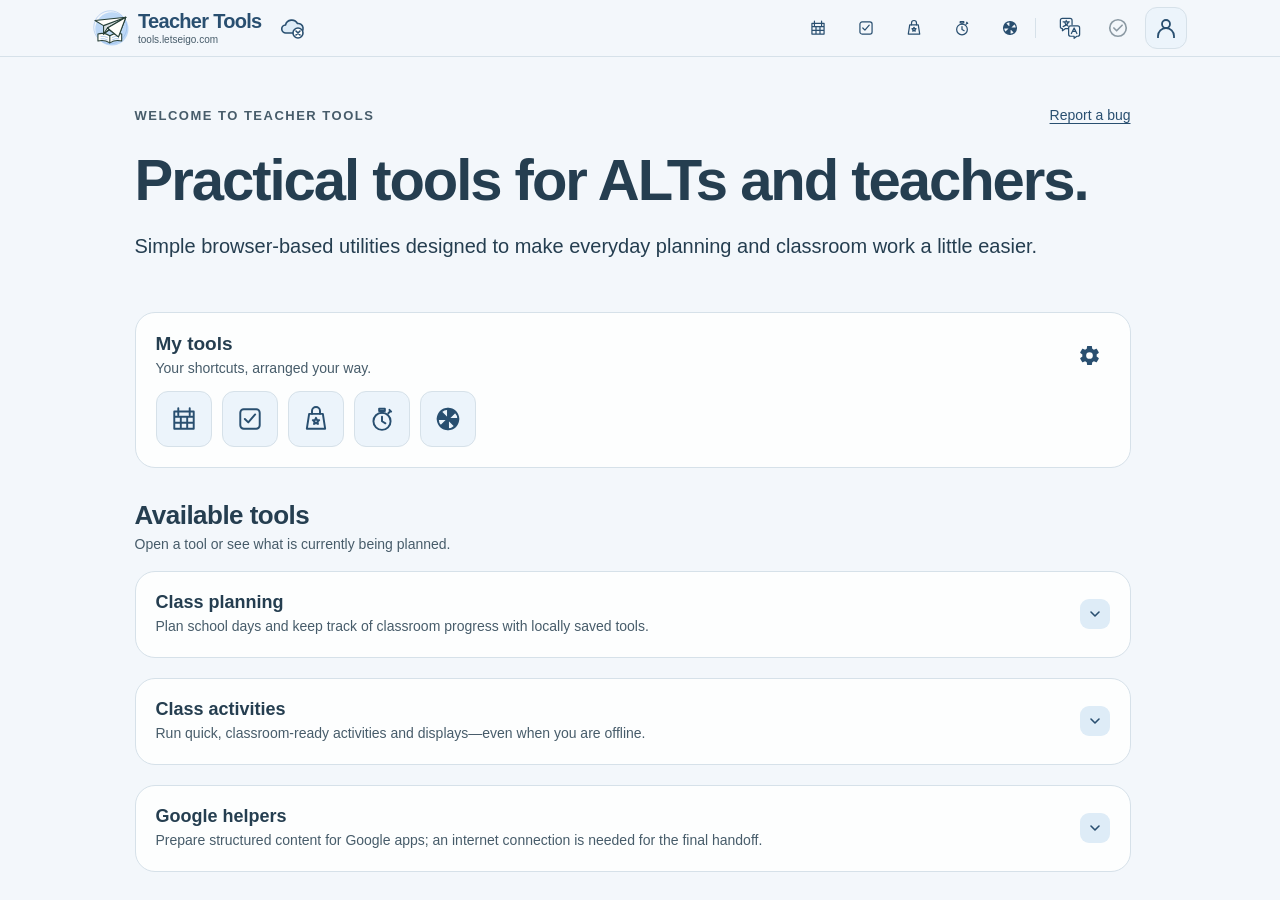
<file: index.html>
<!DOCTYPE html>
<!--
Teacher Tools Home
Copyright © 2026 letseigo.com. All rights reserved.

-->
<html lang="en" class="home-page site-scroll-page">
<head>
    <meta charset="UTF-8">
    <meta name="viewport" content="width=device-width, initial-scale=1.0">
    <meta name="description" content="Free practical browser-based tools for ALTs and teachers.">
    <title>Teacher Tools</title>
    <link rel="apple-touch-icon" sizes="180x180" href="assets/pwa/apple-touch-icon.png">
    <!-- TEACHER-TOOLS:FAVICON:START -->
    <link rel="icon" type="image/svg+xml" href="assets/pwa/teacher-tools-icon.svg">
<!-- TEACHER-TOOLS:FAVICON:END -->
        <script src="assets/js/selfie/schema.js"></script>
<!-- TEACHER-TOOLS:THEME-BOOTSTRAP:START -->
    <script src="assets/js/theme-bootstrap.js?v=teacher-tools-2026-11-25-sync-warning-1" data-teacher-tools-bootstrap></script>
<!-- TEACHER-TOOLS:THEME-BOOTSTRAP:END -->
    <meta name="teacher-tools-release" content="teacher-tools-2026-11-25-sync-warning-1">
    <link rel="stylesheet" href="assets/css/foundation.css?v=teacher-tools-2026-11-25-sync-warning-1">
    <link rel="stylesheet" href="assets/css/site.css?v=teacher-tools-2026-11-25-sync-warning-1">
    <link rel="stylesheet" href="assets/css/components.css?v=teacher-tools-2026-11-25-sync-warning-1">
    <style>

        .home-main {
    --success: #18794e;
    --success-soft: #e8f7ef;
    width: min(1060px, 100%);
    margin: 0 auto;
    padding: 24px 32px 40px;
}

        html[data-theme="true-dark"] .home-main {
            --success: #75d5a6;
            --success-soft: #163426;
        }

        .home-intro {
            display: grid;
            grid-template-columns: minmax(0, 1fr);
            gap: 18px;
            align-items: stretch;
        }

        .tool-entry {
            background: var(--surface);
            border: 1px solid var(--line);
            border-radius: 20px;
            box-shadow: 0 4px 0 var(--line);
            position: relative;
            display: grid;
            grid-template-columns: 44px minmax(0, 1fr);
            gap: 12px;
            padding: 16px;
        }

        .home-intro-topline { display: flex; align-items: center; justify-content: space-between; gap: 24px; margin-bottom: 12px; }
        .home-intro-topline .welcome-kicker { margin: 0; }
        .home-intro-topline .home-report-link { flex-shrink: 0; font-size: 14px; padding-inline: 0; }
        .welcome-panel {
            padding: 12px 0 32px;
        }

        .welcome-kicker {
            margin: 0 0 12px;
            color: var(--muted);
            font-family: var(--font-title);
            font-size: 13px;
            font-weight: 700;
            letter-spacing: 1.5px;
            text-transform: uppercase;
        }

        .welcome-title {
            max-width: none;
            margin: 0 0 18px;
            color: var(--text);
            font-size: clamp(34px, 5vw, 58px);
            line-height: 1.08;
            letter-spacing: -.035em;
        }

        .welcome-copy {
            max-width: none;
            margin: 0;
            color: var(--text);
            font-size: 20px;
            line-height: 1.6;
        }

        .app-panel {
    margin-top: 18px;
    padding: 20px;
    background: var(--surface);
    border: 1px solid var(--line);
    border-radius: 20px;
    box-shadow: none;
}

        .app-panel-header {
            display: flex;
            align-items: center;
            justify-content: space-between;
            gap: 14px;
            margin-bottom: 12px;
        }

        .app-panel-title { margin: 0; font-size: 19px; }
        .app-panel-description {
    margin: 3px 0 0;
    color: var(--muted);
    font-size: 14px;
    line-height: 1.5;
}

        .app-panel-settings {
            width: 40px;
            height: 40px;
            flex: 0 0 40px;
            display: inline-flex;
            align-items: center;
            justify-content: center;
            padding: 0;
            color: var(--accent);
            background: transparent;
            border: 0;
            border-radius: 50%;
            cursor: pointer;
            transition: color 180ms ease, background-color 180ms ease;
        }

        .app-panel-settings:hover,
        .app-panel-settings:focus-visible { color: var(--accent-secondary); background: var(--panel); }

        .app-panel-grid {
            display: flex;
            flex-wrap: wrap;
            gap: 10px;
        }

        /* Reserved sizing hooks for future dashboard widgets. */

        .app-shortcut {
    width: 56px;
    height: 56px;
    flex: 0 0 56px;
    min-height: 56px;
    display: flex;
    align-items: center;
    justify-content: center;
    padding: 10px;
    color: var(--text);
    background: var(--panel);
    border: 1px solid var(--line);
    border-radius: 12px;
    text-align: center;
    text-decoration: none;
    transition: transform 140ms ease, border-color 140ms ease, background-color 140ms ease;
}

        .app-shortcut:hover {
            transform: translateY(-2px);
            background: var(--accent-soft);
            border-color: var(--accent-border);
        }

        .app-shortcut-icon {
            width: 34px;
            height: 34px;
            display: grid;
            place-items: center;
            color: var(--accent);
            border-radius: 10px;
        }

        .app-shortcut-icon svg { width: 32px; height: 32px; fill: none; stroke: currentColor; stroke-width: 1.7; stroke-linecap: round; stroke-linejoin: round; }
        .app-shortcut-icon .icon-fill { fill: currentColor; stroke: none; }

        .home-section {
    margin-top: 32px;
}

        .section-heading-row {
    display: flex;
    align-items: end;
    justify-content: space-between;
    gap: 14px;
    margin-bottom: 16px;
}

        .section-title {
    margin: 0;
    font-size: 26px;
    letter-spacing: -.02em;
}

        .section-description {
    margin: 3px 0 0;
    color: var(--muted);
    font-size: 14px;
    line-height: 1.5;
}

        .tool-list {
    display: grid;
    gap: 20px;
}

        .tool-category {
    overflow: hidden;
    background: var(--surface);
    border: 1px solid var(--line);
    border-radius: 20px;
}

        .tool-category[open] {
            border-color: var(--accent-border);
        }

        .tool-category-summary {
    display: grid;
    grid-template-columns: minmax(0, 1fr) auto;
    align-items: center;
    gap: 16px;
    padding: 20px;
    cursor: pointer;
    list-style: none;
    user-select: none;
}

        .tool-category-summary::-webkit-details-marker { display: none; }

        .tool-category-summary:hover {
            background: color-mix(in srgb, var(--accent-soft) 42%, transparent);
        }

        .tool-category-summary:focus-visible {
            outline: 3px solid var(--focus-ring);
            outline-offset: -3px;
        }

        .tool-category-title {
    margin: 0;
    color: var(--text);
    font-size: 18px;
}

        .tool-category-description {
    margin: 3px 0 0;
    color: var(--muted);
    font-size: 14px;
    line-height: 1.5;
}

        .tool-category-chevron {
            width: 30px;
            height: 30px;
            display: grid;
            place-items: center;
            color: var(--accent);
            background: var(--accent-soft);
            border-radius: 9px;
            transition: transform 160ms ease;
        }

        .tool-category-chevron svg {
            width: 16px;
            height: 16px;
            fill: none;
            stroke: currentColor;
            stroke-width: 2;
            stroke-linecap: round;
            stroke-linejoin: round;
        }

        .tool-category[open] .tool-category-chevron { transform: rotate(180deg); }

        .tool-category-grid {
            display: grid;
            grid-template-columns: repeat(2, minmax(0, 1fr));
            gap: 12px;
            padding: 0 12px 12px;
        }

        .tool-entry.available {
            border-color: var(--accent-border);
        }

        .tool-icon {
            width: 44px;
            height: 44px;
            display: grid;
            place-items: center;
            color: var(--accent);
            background: var(--accent-soft);
            border-radius: 10px;
            font-size: 20px;
        }

        .tool-icon svg {
            width: 25px;
            height: 25px;
            display: block;
            fill: none;
            stroke: currentColor;
            stroke-width: 1.7;
            stroke-linecap: round;
            stroke-linejoin: round;
        }

        .tool-icon .icon-fill {
            fill: currentColor;
            stroke: none;
        }

        .tool-name-row {
            display: flex;
            align-items: center;
            justify-content: space-between;
            gap: 10px;
        }

        .tool-name {
            margin: 0;
            font-size: 14px;
        }

        .tool-status {
            flex: 0 0 auto;
            padding: 3px 7px;
            color: var(--muted);
            background: var(--panel);
            border: 1px solid var(--line);
            border-radius: 999px;
            font-size: 8.5px;
            font-weight: 750;
            text-transform: uppercase;
        }

        .tool-entry.available .tool-status {
            color: var(--success);
            background: var(--success-soft);
            border-color: color-mix(in srgb, var(--success) 25%, transparent);
        }

        .tool-description {
            margin: 5px 0 0;
            color: var(--muted);
            font-size: 11.5px;
            line-height: 1.45;
        }

        .tool-link {
            display: inline-flex;
            margin-top: 10px;
            color: var(--accent);
            font-size: 11px;
            font-weight: 700;
            text-decoration: none;
        }

        .tool-link:hover { text-decoration: underline; }

        .site-footer {
            padding: 14px 0 18px;
            color: var(--muted);
            text-align: center;
            font-size: 9.5px;
            line-height: 1.45;
        }

        .home-footer-row { width: min(1060px, 100%); margin: 0 auto 12px; padding: 0 32px; display: flex; align-items: center; justify-content: space-between; gap: 24px; text-align: left; font-size: 14px; line-height: 1.5; }
        .site-footer > span { display: block; padding-inline: 18px; }
        .home-footer-row p { margin: 0; }
        .home-footer-row .copyright-link { flex-shrink: 0; padding-inline: 0; font-size: inherit; }
        .home-text-action { display: inline-flex; align-items: center; justify-content: center; min-height: 44px; padding: 4px 12px; border: 0; background: transparent; color: var(--accent); font: inherit; font-size: 12px; text-decoration: underline; text-underline-offset: 3px; cursor: pointer; }


        @media (max-width: 620px) {
            .home-main {
    padding: 20px 20px 32px;
}
            .home-footer-row { padding-inline: 20px; flex-direction: column; align-items: flex-start; gap: 4px; }
            .welcome-panel { padding: 12px 12px 24px; }
            .welcome-copy { font-size: 18px; }
            .tool-category-grid { grid-template-columns: 1fr; }
        }

        @media (max-width: 380px) {
            .app-panel { padding: 12px; }
            .tool-category-summary { padding: 14px; }
            .tool-category-grid { grid-template-columns: 1fr; padding: 0 10px 10px; }
            .tool-entry { grid-template-columns: 38px minmax(0, 1fr); padding: 13px; }
            .tool-icon { width: 38px; height: 38px; }
        }

        @media (prefers-reduced-motion: reduce) {
            *, *::before, *::after {
                scroll-behavior: auto !important;
                transition-duration: .01ms !important;
                animation-duration: .01ms !important;
            }
        }

@media (max-width: 620px) { .app-panel {padding: 16px;} }

@media (max-width: 620px) { .tool-category-summary {padding: 16px;} }

        @media (max-width: 620px) {
            .section-title { font-size: 23px; }
            .welcome-copy { font-size: 18px; }
        }
</style>
</head>
<body>
    <!-- TEACHER-TOOLS:SITE-HEADER:START -->
    <script src="assets/js/tools.js?v=teacher-tools-2026-11-25-sync-warning-1" data-teacher-tools-tools></script>
    <script src="assets/js/toolbar.js?v=teacher-tools-2026-11-25-sync-warning-1" data-teacher-tools-toolbar data-page="home"></script>
    <script src="assets/js/profile.js?v=teacher-tools-2026-11-25-sync-warning-1" data-teacher-tools-profile></script>
<!-- TEACHER-TOOLS:SITE-HEADER:END -->

    <div class="home-scroll site-page-scroll themed-scroll">
    <main class="home-main">
        <div class="home-intro">
            <section class="welcome-panel">
                <div class="home-intro-topline">
                    <p class="welcome-kicker" data-i18n="home.welcome">Welcome to Teacher Tools</p>
                    <a class="home-report-link home-text-action" href="https://docs.google.com/forms/d/e/1FAIpQLSfd_sgJ5SBsoqUx8e5SmWBVZz_aOyNXub10UXhYlL9tNng4qg/viewform?usp=publish-editor" target="_blank" rel="noopener noreferrer" aria-label="Report a bug (opens in a new tab)" data-i18n="home.reportBug" data-i18n-aria-label="home.reportBugAria">Report a bug</a>
                </div>
                <h1 class="welcome-title" data-i18n="home.title">Practical tools for ALTs and teachers.</h1>
                <p class="welcome-copy" data-i18n="home.intro">Simple browser-based utilities designed to make everyday planning and classroom work a little easier.</p>

            </section>
        </div>

        <section class="app-panel" aria-labelledby="appPanelTitle">
            <div class="app-panel-header">
                <div>
                    <h2 id="appPanelTitle" class="app-panel-title" data-i18n="home.appPanelTitle">My tools</h2>
                    <p class="app-panel-description" data-i18n="home.appPanelDescription">Your shortcuts, arranged your way.</p>
                </div>
                <button type="button" class="app-panel-settings" id="homeToolsSettings" aria-label="Customize My tools" data-i18n-aria-label="home.appPanelSettingsAria">
                    <svg viewBox="0 0 24 24" aria-hidden="true" data-shared-icon="settings"></svg>
                </button>
            </div>
            <div id="appPanelGrid" class="app-panel-grid" aria-live="polite"></div>
        </section>

        <section class="home-section" aria-labelledby="toolsTitle">
            <div class="section-heading-row">
                <div>
                    <h2 id="toolsTitle" class="section-title" data-i18n="home.toolsTitle">Available tools</h2>
                    <p class="section-description" data-i18n="home.toolsDescription">Open a tool or see what is currently being planned.</p>
                </div>
            </div>

            <div class="tool-list">
                <details class="tool-category">
                    <summary class="tool-category-summary">
                        <div>
                            <h3 class="tool-category-title" data-i18n="home.classPlanningTitle">Class planning</h3>
                            <p class="tool-category-description" data-i18n="home.classPlanningDescription">Plan school days and keep track of classroom progress with locally saved tools.</p>
                        </div>
                        <span class="tool-category-chevron" aria-hidden="true"><svg viewBox="0 0 20 20" data-shared-icon="chevron"></svg></span>
                    </summary>
                    <div class="tool-category-grid">
                        <article class="tool-entry available">
                            <div class="tool-icon" aria-hidden="true" data-tool-icon="calendar"></div>
                            <div><div class="tool-name-row"><h4 class="tool-name" data-i18n="home.calendarName">Class Calendar</h4><span class="tool-status" data-i18n="home.available">Available</span></div>
                                <p class="tool-description" data-i18n="home.calendarDescription">Plan classes with school bell times, colored working hours, and calendar exports.</p>
                                <a class="tool-link" href="calendar/index.html"><span data-i18n="home.calendarLink">Open Class Calendar</span> →</a>
                            </div>
                        </article>
                        <article class="tool-entry available">
                            <div class="tool-icon" aria-hidden="true" data-tool-icon="tracker"></div>
                            <div>
                                <div class="tool-name-row"><h4 class="tool-name" data-i18n="home.trackerName">Class Tracker</h4><span class="tool-status" data-i18n="home.available">Available</span></div>
                                <p class="tool-description" data-i18n="home.trackerDescription">Track each class through reusable lesson and textbook checklists, with shared Scheduler schools and classes.</p>
                                <a class="tool-link" href="tracker/index.html"><span data-i18n="home.trackerLink">Open Class Tracker</span> →</a>
                            </div>
                        </article>
                    </div>
                </details>

                <details class="tool-category">
                    <summary class="tool-category-summary">
                        <div>
                            <h3 class="tool-category-title" data-i18n="home.classActivitiesTitle">Class activities</h3>
                            <p class="tool-category-description" data-i18n="home.classActivitiesDescription">Run quick, classroom-ready activities and displays—even when you are offline.</p>
                        </div>
                        <span class="tool-category-chevron" aria-hidden="true"><svg viewBox="0 0 20 20" data-shared-icon="chevron"></svg></span>
                    </summary>
                    <div class="tool-category-grid">
                        <article class="tool-entry available">
                            <div class="tool-icon" aria-hidden="true" data-tool-icon="tricks"></div>
                            <div>
                                <div class="tool-name-row"><h4 class="tool-name" data-i18n="home.tricksName">Bag of Tricks</h4><span class="tool-status" data-i18n="home.available">Available</span></div>
                                <p class="tool-description" data-i18n="home.tricksDescription">Flip a coin, roll one or two dice, or draw from a shuffled 52-card deck for classroom games and activities.</p>
                                <a class="tool-link" href="tricks/index.html"><span data-i18n="home.tricksLink">Open Bag of Tricks</span> →</a>
                            </div>
                        </article>
                        <article class="tool-entry available">
                            <div class="tool-icon" aria-hidden="true" data-tool-icon="timer"></div>
                            <div>
                                <div class="tool-name-row"><h4 class="tool-name" data-i18n="home.timerName">Class Timer</h4><span class="tool-status" data-i18n="home.available">Available</span></div>
                                <p class="tool-description" data-i18n="home.timerDescription">Run accurate classroom countdowns and a stopwatch, with quick durations, saved presets, finish alerts, and a presentation view.</p>
                                <a class="tool-link" href="timer/index.html"><span data-i18n="home.timerLink">Open Class Timer</span> →</a>
                            </div>
                        </article>
                        <article class="tool-entry available">
                            <div class="tool-icon" aria-hidden="true" data-tool-icon="spinner"></div>
                            <div>
                                <div class="tool-name-row"><h4 class="tool-name" data-i18n="home.spinnerName">Spinner Wheel</h4><span class="tool-status" data-i18n="home.available">Available</span></div>
                                <p class="tool-description" data-i18n="home.spinnerDescription">Choose a random number, student name, or custom classroom choice with a visual wheel.</p>
                                <a class="tool-link" href="spinner/index.html"><span data-i18n="home.spinnerLink">Open Spinner Wheel</span> →</a>
                            </div>
                        </article>
                    </div>
                </details>

                <details class="tool-category">
                    <summary class="tool-category-summary">
                        <div>
                            <h3 class="tool-category-title" data-i18n="home.googleHelpersTitle">Google helpers</h3>
                            <p class="tool-category-description" data-i18n="home.googleHelpersDescription">Prepare structured content for Google apps; an internet connection is needed for the final handoff.</p>
                        </div>
                        <span class="tool-category-chevron" aria-hidden="true"><svg viewBox="0 0 20 20" data-shared-icon="chevron"></svg></span>
                    </summary>
                    <div class="tool-category-grid">
                        <article class="tool-entry available">
                            <div class="tool-icon" aria-hidden="true" data-tool-icon="scheduler"></div>
                            <div>
                                <div class="tool-name-row"><h4 class="tool-name" data-i18n="home.schedulerName">Google Class Scheduler</h4><span class="tool-status" data-i18n="home.available">Available</span></div>
                                <p class="tool-description" data-i18n="home.schedulerDescription">Create templated Google Calendar events using the real class schedules and bell times for multiple schools.</p>
                                <a class="tool-link" href="scheduler/index.html"><span data-i18n="home.schedulerLink">Open scheduler</span> →</a>
                            </div>
                        </article>
                        <article class="tool-entry">
                            <div class="tool-icon" aria-hidden="true"><svg viewBox="0 0 28 28"><rect class="icon-fill" x="7" y="5" width="16" height="15" rx="2" opacity=".24" /><rect x="4.5" y="7.5" width="16" height="15" rx="2" /></svg></div>
                            <div>
                                <div class="tool-name-row"><h4 class="tool-name" data-i18n="home.slidesName">Google Slides Automator</h4><span class="tool-status" data-i18n="home.planned">Planned</span></div>
                                <p class="tool-description" data-i18n="home.slidesDescription">Enter common lesson fields such as Today’s Goals and Target Language Structure, then generate a starter Google Slides presentation from a reusable template.</p>
                            </div>
                        </article>
                    </div>
                </details>
            </div>
        </section>

    </main>

    <footer class="site-footer">
        <div class="home-footer-row">
            <p data-i18n="home.footer">Free practical tools for ALTs and teachers.</p>
            <button id="open-license" class="copyright-link home-text-action" type="button" aria-haspopup="dialog" aria-controls="license-dialog" data-i18n="home.useCopyright">Use &amp; copyright</button>
        </div>
        <span>Let’s EiGo! Teacher Tools © 2026 letseigo.com · All rights reserved.</span>
    </footer>
    </div>

    <dialog id="license-dialog" class="site-theme-panel" aria-labelledby="license-title">
        <div class="site-theme-header">
            <h2 id="license-title" class="site-theme-title" data-i18n="home.useCopyright">Use &amp; copyright</h2>
            <button id="close-license" class="site-theme-close" type="button" autofocus aria-label="Close terms" data-i18n-aria-label="home.closeTerms">×</button>
        </div>
        <div class="license-text" lang="en" tabindex="0"><!-- license:start -->Let’s EiGo! Teacher Tools / TOOLS.LETSEIGO.COM — TERMS OF USE

Copyright © 2026 letseigo.com. All rights reserved.

Permission is granted to individual users, teachers, schools, and other educational users to access and use an unmodified copy of Teacher Tools free of charge for personal, classroom, and non-commercial educational purposes.

These terms cover Teacher Tools applets, source code, and original artwork and assets supplied with them. Any separately identified third-party material remains subject to its own terms.

You may save, print, and share the calendars, schedules, classroom results, and other documents or images produced by the built-in export, print, and download features for personal, classroom, and non-commercial educational purposes. You may also export and restore your records using the built-in backup and file-sync features. This permission does not authorize extracting or redistributing the underlying artwork, asset collection, or applet code.

These terms do not claim ownership of records or other content you enter into Teacher Tools.

You may share links to the official hosted version of Teacher Tools.

Official hosted site: tools.letseigo.com. Teacher Tools is part of Let’s EiGo! (letseigo.com).

Without prior written permission from the copyright holder, you may not:

1. Sell, license, rent, monetize, or otherwise use the software commercially.
2. Incorporate the software or its source code into another product, application, website, service, or commercial offering.
3. Redistribute, republish, mirror, or host copies of the software or its source code for distribution to others.
4. Distribute modified, adapted, translated, rebranded, or derivative versions of the software.
5. Remove, obscure, or alter copyright, attribution, or terms-of-use notices.
6. Represent the software, its source code, or a derivative work as your own original creation.

Permission to modify, redistribute, integrate, or otherwise use the software outside the permissions above may be granted separately in writing by the copyright holder.

THE SOFTWARE IS PROVIDED “AS IS,” WITHOUT WARRANTY OF ANY KIND, EXPRESS OR IMPLIED, INCLUDING WARRANTIES OF MERCHANTABILITY, FITNESS FOR A PARTICULAR PURPOSE, AND NON-INFRINGEMENT. USE OF THE SOFTWARE IS AT THE USER’S OWN RISK.
<!-- license:end --></div>
    </dialog>

    <!-- TEACHER-TOOLS:SHARED-BEHAVIOR:START -->
    <script src="assets/js/ui.js?v=teacher-tools-2026-11-25-sync-warning-1" data-teacher-tools-ui></script>
<!-- TEACHER-TOOLS:SHARED-BEHAVIOR:END -->
    <script>
        (() => {
            const catalogs = {
                en: {
                    "home.metaTitle": "Teacher Tools",
                    "home.metaDescription": "Free browser-based classroom and planning tools for ALTs and teachers.",
                    "home.welcome": "Welcome to Teacher Tools",
                    "home.title": "Practical tools for ALTs and teachers.",
                    "home.intro": "Simple browser-based utilities designed to make everyday planning and classroom work a little easier.",
                    "home.appPanelTitle": "My tools",
                    "home.appPanelDescription": "Your shortcuts, arranged your way.",
                    "home.appPanelSettingsAria": "Customize My tools",
                    "home.toolsTitle": "Available tools",
                    "home.toolsDescription": "Open a tool or see what is currently being planned.",
                    "home.classPlanningTitle": "Class planning",
                    "home.classPlanningDescription": "Plan school days and keep track of classroom progress with locally saved tools.",
                    "home.classActivitiesTitle": "Class activities",
                    "home.classActivitiesDescription": "Run quick, classroom-ready activities and displays—even when you are offline.",
                    "home.googleHelpersTitle": "Google helpers",
                    "home.googleHelpersDescription": "Prepare structured content for Google apps; an internet connection is needed for the final handoff.",
                    "home.available": "Available",
                    "home.planned": "Planned",
                    "home.schedulerName": "Google Class Scheduler",
                    "home.schedulerDescription": "Create templated Google Calendar events using the real class schedules and bell times for multiple schools.",
                    "home.schedulerLink": "Open scheduler",
                    "home.calendarName": "Class Calendar",
                    "home.calendarDescription": "Plan classes with school bell times, colored working hours, and calendar exports.",
                    "home.calendarLink": "Open Class Calendar",
                    "home.spinnerName": "Spinner Wheel",
                    "home.spinnerDescription": "Choose a random number, student name, or custom classroom choice with a visual wheel.",
                    "home.spinnerLink": "Open Spinner Wheel",
                    "home.timerName": "Class Timer",
                    "home.timerDescription": "Run accurate classroom countdowns and a stopwatch, with quick durations, saved presets, finish alerts, and a presentation view.",
                    "home.timerLink": "Open Class Timer",
                    "home.trackerName": "Class Tracker",
                    "home.trackerDescription": "Track each class through reusable lesson and textbook checklists, with shared Scheduler schools and classes.",
                    "home.trackerLink": "Open Class Tracker",
                    "home.tricksName": "Bag of Tricks",
                    "home.tricksDescription": "Flip a coin, roll one or two dice, or draw from a shuffled 52-card deck for classroom games and activities.",
                    "home.tricksLink": "Open Bag of Tricks",
                    "home.slidesName": "Google Slides Automator",
                    "home.slidesDescription": "Enter common lesson fields such as Today’s Goals and Target Language Structure, then generate a starter Google Slides presentation from a reusable template.",
                    "home.reportBug": "Report a bug",
                    "home.reportBugAria": "Report a bug (opens in a new tab)",
                    "home.useCopyright": "Use & copyright",
                    "home.closeTerms": "Close terms",
                    "home.footer": "Free practical tools for ALTs and teachers."
                },
                ja: {
                    "home.metaTitle": "Teacher Tools",
                    "home.metaDescription": "ALTや先生のための、無料で使えるブラウザ版の授業・計画支援ツールです。",
                    "home.welcome": "Teacher Toolsへようこそ",
                    "home.title": "ALTと先生のための実用的なツール。",
                    "home.intro": "日々の授業準備や教室での作業を少し楽にする、シンプルなブラウザツールです。",
                    "home.appPanelTitle": "マイツール",
                    "home.appPanelDescription": "よく使うツールを好きな順番で並べられます。",
                    "home.appPanelSettingsAria": "マイツールをカスタマイズ",
                    "home.toolsTitle": "利用できるツール",
                    "home.toolsDescription": "ツールを開くか、現在の開発予定を確認できます。",
                    "home.classPlanningTitle": "授業計画",
                    "home.classPlanningDescription": "ローカルに保存されるツールで、学校の日程を計画し、授業の進捗を記録します。",
                    "home.classActivitiesTitle": "授業アクティビティ",
                    "home.classActivitiesDescription": "オフラインでも使える、授業向けの手軽なアクティビティと表示ツールです。",
                    "home.googleHelpersTitle": "Google連携ツール",
                    "home.googleHelpersDescription": "Googleアプリ向けの内容を準備します。最終的な受け渡しにはインターネット接続が必要です。",
                    "home.available": "利用可能",
                    "home.planned": "開発予定",
                    "home.schedulerName": "Googleクラススケジューラー",
                    "home.schedulerDescription": "複数の学校の実際の授業日程と時間割を使って、Googleカレンダーの予定をテンプレートから作成します。",
                    "home.schedulerLink": "スケジューラーを開く",
                    "home.calendarName": "クラスカレンダー",
                    "home.calendarDescription": "学校の時間割、色分けした勤務時間、カレンダー書き出しを使って授業を計画します。",
                    "home.calendarLink": "クラスカレンダーを開く",
                    "home.spinnerName": "スピナーホイール",
                    "home.spinnerDescription": "見やすいホイールで、数字・生徒名・自由な選択肢からランダムに選びます。",
                    "home.spinnerLink": "スピナーホイールを開く",
                    "home.timerName": "教室タイマー",
                    "home.timerDescription": "よく使う時間、保存済みプリセット、終了通知、プレゼン表示に対応した正確なカウントダウンとストップウォッチです。",
                    "home.timerLink": "教室タイマーを開く",
                    "home.trackerName": "クラストラッカー",
                    "home.trackerDescription": "スケジューラーと共有する学校・クラスを使い、再利用できる授業や教科書のチェックリストで進捗を記録します。",
                    "home.trackerLink": "クラストラッカーを開く",
                    "home.tricksName": "お楽しみツール",
                    "home.tricksDescription": "授業や活動で、コインを投げたり、1個または2個のサイコロを振ったり、シャッフルした52枚のトランプからカードを引いたりできます。",
                    "home.tricksLink": "お楽しみツールを開く",
                    "home.slidesName": "Googleスライド自動作成",
                    "home.slidesDescription": "「今日の目標」や「ターゲット表現」などの項目を入力し、再利用できるテンプレートからGoogleスライドのたたき台を作成します。",
                    "home.reportBug": "不具合を報告",
                    "home.reportBugAria": "不具合を報告（新しいタブで開きます）",
                    "home.useCopyright": "利用条件・著作権",
                    "home.closeTerms": "利用条件を閉じる",
                    "home.footer": "ALTと先生のための無料で実用的なツール。"
                }
            };
            window.TeacherToolsUI?.registerTranslations(catalogs);
            // Native dialog contains keyboard focus and supports Escape dismissal.
            const licenseDialog = document.getElementById("license-dialog");
            const licenseOpener = document.getElementById("open-license");
            licenseOpener.addEventListener("click", () => licenseDialog.showModal());
            document.getElementById("close-license").addEventListener("click", () => licenseDialog.close());
            licenseDialog.addEventListener("close", () => { if (!licenseDialog.open) licenseOpener.focus(); });
            const updateMetadata = () => {
                document.title = window.TeacherToolsUI?.translate("home.metaTitle", "Teacher Tools") || "Teacher Tools";
                const description = document.querySelector('meta[name="description"]');
                if (description) description.content = window.TeacherToolsUI?.translate(
                    "home.metaDescription",
                    "Free browser-based classroom and planning tools for ALTs and teachers."
                );
            };
            window.addEventListener("teacher-tools:languagechange", updateMetadata);
            updateMetadata();
        })();
    </script>

    <script src="assets/js/selfie/svg-parts.js"></script>
    <script src="assets/js/selfie/renderer.js"></script>
    <script src="assets/js/selfie/transfer-config.js"></script>
    <script src="assets/js/selfie/transfer.js"></script>
</body>
</html>
</file>
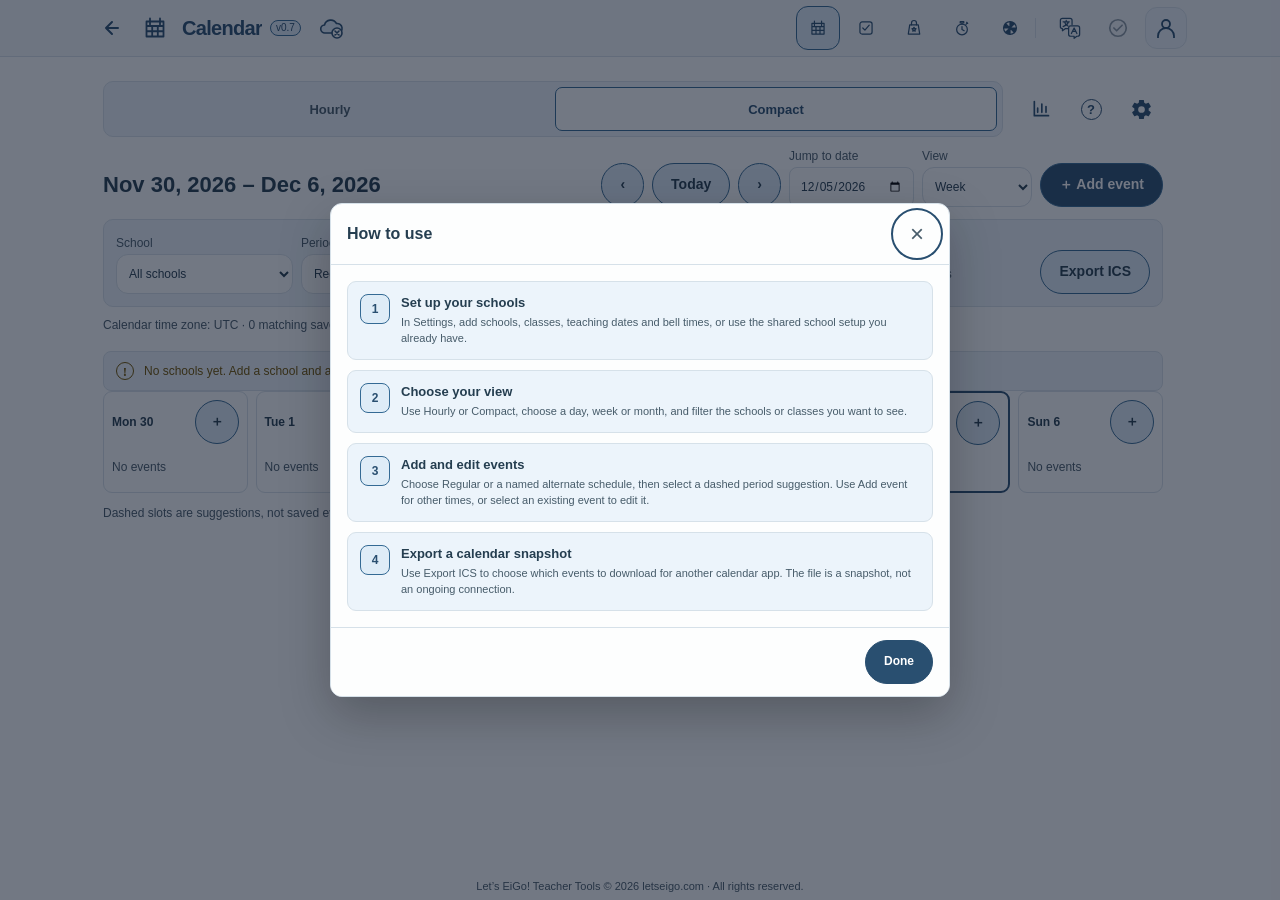
<file: calendar/index.html>
<!DOCTYPE html>
<!--
Teacher Tools Class Calendar
Copyright © 2026 letseigo.com. All rights reserved.

Class Calendar v0.6 — Teacher Tools.
-->
<html lang="en" class="site-scroll-page">
<head>
    <meta charset="UTF-8">
    <meta name="viewport" content="width=device-width, initial-scale=1.0">
    <meta name="color-scheme" content="light dark">
    <meta name="description" content="A local-first class calendar testing the canonical shared settings component.">
    <title>Class Calendar · Teacher Tools</title>

    <!-- Apply the shared appearance before rendering to prevent a theme flash. -->
    <link rel="apple-touch-icon" sizes="180x180" href="../assets/pwa/apple-touch-icon.png">
    <!-- TEACHER-TOOLS:FAVICON:START -->
    <link rel="icon" type="image/svg+xml" href="data:image/svg+xml,%3Csvg%20xmlns%3D%22http%3A%2F%2Fwww.w3.org%2F2000%2Fsvg%22%20viewBox%3D%220%200%2032%2032%22%3E%3Crect%20width%3D%2232%22%20height%3D%2232%22%20rx%3D%227%22%20fill%3D%22%23294f70%22%2F%3E%3Cg%20transform%3D%22translate%282%202%29%22%20fill%3D%22none%22%20stroke%3D%22%23fff%22%20stroke-width%3D%221.7%22%20stroke-linecap%3D%22round%22%20stroke-linejoin%3D%22round%22%3E%3Cpath%20fill%3D%22%23deecf7%22%20stroke%3D%22none%22%20d%3D%22M11.2%2012h5.6v5.25h-5.6z%22%2F%3E%3Cpath%20d%3D%22M5.5%207.5h17v15h-17zM9%204.5v6M19%204.5v6M5.5%2012h17M11.2%2012v10.5M16.8%2012v10.5M5.5%2017.25h17%22%2F%3E%3C%2Fg%3E%3C%2Fsvg%3E">
<!-- TEACHER-TOOLS:FAVICON:END -->
        <script src="../assets/js/selfie/schema.js"></script>
<!-- TEACHER-TOOLS:THEME-BOOTSTRAP:START -->
    <script src="../assets/js/theme-bootstrap.js?v=teacher-tools-2026-11-25-sync-warning-1" data-teacher-tools-bootstrap></script>
<!-- TEACHER-TOOLS:THEME-BOOTSTRAP:END -->

    <meta name="teacher-tools-release" content="teacher-tools-2026-11-25-sync-warning-1">
    <link rel="stylesheet" href="../assets/css/foundation.css?v=teacher-tools-2026-11-25-sync-warning-1">
    <link rel="stylesheet" href="../assets/css/site.css?v=teacher-tools-2026-11-25-sync-warning-1">
    <link rel="stylesheet" href="../assets/css/components.css?v=teacher-tools-2026-11-25-sync-warning-1">
    <style>

        .calendar-controls { margin-bottom: 12px; }
        .calendar-layout-switch { display: grid; grid-template-columns: repeat(2, minmax(0, 1fr)); gap: 4px; border: 1px solid var(--line); border-radius: 10px; background: var(--panel); }
        .calendar-layout-switch .mode-tab { min-width: 0; border: 1px solid transparent; border-radius: 7px; background: transparent; color: var(--muted); font: inherit; font-size: 13px; font-weight: 750; cursor: pointer; }
        .calendar-layout-switch .mode-tab[aria-pressed="true"] { color: var(--accent); background: var(--surface); border-color: var(--accent-border); }
        .calendar-period-row { display: flex; align-items: flex-end; justify-content: space-between; flex-wrap: wrap; gap: 12px 16px; margin: 12px 0; }
        .calendar-period-row h2 { flex: 1 0 auto; margin: 0 auto 0 0; min-height: 44px; display: flex; align-items: center; font-size: 22px; line-height: 1.25; }
        .calendar-period-row .toolbar { justify-content: flex-end; margin: 0 0 0 auto; }
        @media (max-width: 760px) { .calendar-period-row h2 { flex-basis: 100%; } }
        :root body[data-tool="calendar"] .calendar:not(.month) .day-head > .button { width: 44px; height: 44px; min-width: 44px; min-height: 44px; flex: 0 0 44px; padding: 0; border-radius: 50%; display: inline-grid; place-items: center; }


        /* Applet-specific styles begin here. */
        /* Applet shell */


        .intro { margin-bottom: 17px; }
        .intro h2 { margin: 0 0 6px; font-size: 17px; line-height: 1.3; }

        .intro p,
        .helper-text { margin: 0; color: var(--muted); font-size: 12px; line-height: 1.5; }

        .workflow-panel {
            padding: 16px;
            background: var(--panel);
            border: 1px solid var(--line);
            border-radius: 10px;
        }

        .form-grid {
            display: grid;
            grid-template-columns: minmax(0, 1.35fr) minmax(180px, 0.65fr);
            gap: 12px;
        }

        .field { min-width: 0; display: grid; gap: 5px; }

        input[type="date"],
        input[type="file"],
        input[type="number"],
        input[type="text"],
        input[type="time"],
        select,
        textarea {
            width: 100%;
            min-height: 40px;
            padding: 8px 10px;
            color: var(--text);
            background: var(--surface);
            border: 1px solid var(--line);
            border-radius: 8px;
        }

        textarea { min-height: 84px; resize: vertical; }
        input[type="file"] { padding: 7px 9px; font-size: 11px; }

        input[type="date"]:hover,
        input[type="file"]:hover,
        input[type="number"]:hover,
        input[type="text"]:hover,
        input[type="time"]:hover,
        select:hover,
        textarea:hover { border-color: var(--accent-border); }

        .button-row { display: flex; flex-wrap: wrap; gap: 8px; margin-top: 14px; }

        .button {
            min-height: 40px;
            display: inline-flex;
            align-items: center;
            justify-content: center;
            gap: 7px;
            padding: 9px 14px;
            border: 1px solid var(--accent);
            border-radius: 8px;
            font-size: 13px;
            font-weight: 700;
            cursor: pointer;
        }

        .result-panel {
            margin-top: 14px;
            padding: 12px;
            color: var(--text);
            background: var(--surface);
            border: 1px solid var(--accent-border);
            border-left: 4px solid var(--accent);
            border-radius: 8px;
            font-size: 12px;
            line-height: 1.5;
        }

        .result-panel[hidden] { display: none; }

        .notice {
            margin-top: 16px;
            padding: 10px 12px;
            color: var(--warning-text);
            background: var(--warning-bg);
            border: 1px solid var(--warning-border);
            border-radius: 8px;
            font-size: 11.5px;
            line-height: 1.5;
        }

        body.compact-view .app-main { padding-top: 12px; padding-bottom: 12px; }
        body.compact-view .intro { margin-bottom: 12px; }

        /* Dialogs and settings */

        .setting-row {
            min-height: 44px;
            display: flex;
            align-items: center;
            justify-content: space-between;
            gap: 14px;
            padding: 10px 0;
        }

        .tutorial-link {
            display: inline-flex;
            margin-top: 7px;
            padding: 0;
            color: var(--accent);
            background: transparent;
            border: 0;
            font-size: 10.5px;
            font-weight: 700;
            cursor: pointer;
        }

        @media (max-width: 620px) {

            .form-grid { grid-template-columns: 1fr; }

        }

        @media (max-width: 380px) {

            .button { flex: 1 1 auto; }
        }

        @media (prefers-reduced-motion: reduce) {
            *, *::before, *::after {
                scroll-behavior: auto !important;
                transition-duration: 0.01ms !important;
                animation-duration: 0.01ms !important;
                animation-iteration-count: 1 !important;
            }
        }
    /* A wider working surface is needed for seven readable calendar columns. */
.app-shell {max-width:1180px}.app-main {padding:16px}.toolbar,.filters,.row {display:flex;align-items:center;gap:8px;flex-wrap:wrap}.toolbar {margin-bottom:12px}.toolbar h2 {font-size:19px;margin:0 auto 0 0}.calendar button,.toolbar button,.filters button,.modal-content button {min-height:40px}.filters {padding:12px;background:var(--panel);border:1px solid var(--line);border-radius:10px;margin-bottom:14px;align-items:end}.filters label {flex:1;min-width:110px}.filters .check {display:flex;align-items:center;gap:6px;min-width:140px}.check input {width:auto}.calendar {display:grid;gap:8px;grid-template-columns:repeat(var(--days,7),minmax(0,1fr))}.day-cell {min-width:0;border:1px solid var(--line);border-radius:9px;background:var(--surface);padding:8px;position:relative}.day-cell.today {border:2px solid var(--accent)}.day-head {display:flex;align-items:center;justify-content:space-between;gap:3px;margin-bottom:8px}.day-head button {padding:4px;min-width:30px}.day-head strong {font-size:12px}.day-items {display:grid;gap:7px}.event,.ghost {display:block;width:100%;text-align:left;border-radius:7px;padding:8px;overflow-wrap:anywhere;font-size:12px;line-height:1.5}.event {background:var(--accent-soft);color:var(--text);border:1px solid var(--accent-border);border-left:4px solid var(--accent)}.event strong,.ghost strong {display:block}.event[data-category="Meeting"] {border-left-style:double;border-left-width:6px}.ghost {border:1px dashed var(--muted);background:var(--panel);color:var(--muted)}.ghost:hover,.ghost:focus-visible {background:var(--accent-soft);color:var(--text);border-color:var(--accent)}.ghost .plus {float:right;opacity:.5;font-size:18px}.ghost:hover .plus,.ghost:focus-visible .plus {opacity:1}.working {background:var(--panel);border-left:3px solid var(--line);padding:5px;font-size:11px;color:var(--muted);margin-bottom:7px}.school-day {font-size:11px;color:var(--accent);margin:4px 0 8px}.month .day-cell {min-height:135px}.month .ghost {font-size:11px;padding:4px}.month .ghost .plus {font-size:14px}.month .event {padding:5px}.outside {opacity:.65}.empty {font-size:12px;color:var(--muted);padding:8px 0}.notice {padding:10px;background:var(--panel);border:1px solid var(--line);border-radius:8px;font-size:12px;line-height:1.5}.form-grid {display:grid;grid-template-columns:1fr 1fr;gap:12px}.form-grid .wide {grid-column:1/-1}label {display:block;font-size:12px;color:var(--muted)}label input,label select,label textarea {display:block;margin-top:4px;width:100%;min-width:0}input,select,textarea {min-height:40px;box-sizing:border-box;font: inherit; font-family: var(--font-ui);color:var(--text);background:var(--surface);border:1px solid var(--line);border-radius:7px;padding:8px}textarea {min-height:72px}.actions {display:flex;gap:8px;flex-wrap:wrap;margin-top:16px}.button {padding:8px 13px;background:var(--accent-soft);color:var(--text);border:1px solid var(--accent-border);border-radius:7px;cursor:pointer}.primary {background:var(--accent);color:var(--surface)}html[data-theme="true-dark"] .primary {color:#07101d}.danger {color:var(--danger)}.error {color:var(--danger);font-size:12px}.weekday-picks {display:flex;gap:12px;flex-wrap:wrap;margin:10px 0}.weekday-picks label {display:flex;align-items:center;gap:4px}.weekday-picks input {width:auto;min-height:20px;margin:0}.status {font-size:12px;min-height:18px;color:var(--muted)}.bell-row {display:grid;grid-template-columns:45px 1fr 1fr;gap:8px;align-items:center;margin-bottom:6px}.bell-row label {min-width:0}.modal-card {width:min(620px,100%)}button:focus-visible {outline:3px solid var(--accent);outline-offset:2px}.calendar.agenda {--days:1!important}.agenda .day-cell {min-height:90px}#customDays[hidden] {display:none}
@media(max-width:760px){.calendar:not(.month){grid-template-columns:1fr}.calendar.month {grid-template-columns:repeat(7,minmax(0,1fr));gap:2px}.month .day-cell {padding:3px;min-height:85px}.month .day-head {flex-wrap:wrap}.month .day-head strong {font-size:10px}.month .event,.month .ghost {font-size:10px;padding:2px}.month .ghost .detail,.month .event .detail,.month .school-day,.month .working {display:none}.app-main {padding:9px}.toolbar h2 {width:100%;order:-1}.page-main {padding:12px 6px}.day-head button {font-size:12px}.form-grid {grid-template-columns:1fr}.form-grid .wide {grid-column:auto}}
@media(max-width:420px){.month .ghost {display:none}.month .event strong {font-size:9px}.month .day-head button {min-height:32px}.month .day-head {gap:0}.filters label {min-width:100px}.app-title{font-size:17px}}

[hidden] {display:none !important;}
.app-shell {width:min(1180px,100%)}

.month .empty {display:none}
@media(max-width:760px){.month .day-head strong{display:none}.month .day-head button{width:100%;min-height:36px}.month .day-head{margin-bottom:4px}.month .day-cell{min-height:64px}}

.month-weekday {font-size:11px;color:var(--muted);text-align:center;padding:4px 0;font-weight:600}
.class-filter{flex:1;min-width:140px;position:relative}.class-filter summary{margin-top:4px;padding:10px 8px;min-height:40px;box-sizing:border-box;background:var(--surface);border:1px solid var(--line);border-radius:7px;font-size:13px;cursor:pointer}.class-filter-menu{position:absolute;z-index:20;left:0;top:100%;width:280px;max-width:calc(100vw - 40px);max-height:300px;overflow:auto;padding:10px;background:var(--surface);border:1px solid var(--accent-border);border-radius:8px;box-shadow:0 8px 22px #0002}.class-filter-menu label{display:flex;align-items:center;gap:8px;padding:7px 0;font-size:12px;color:var(--text);min-width:0}.class-filter-menu input{width:18px;min-height:18px;flex-shrink:0;margin:0}.class-filter-menu .helper-text{margin:6px 0}.filters{position:relative}
@media(max-width:620px){.class-filter-menu{width:240px}}

.class-filter-menu{position:fixed;box-sizing:border-box;right:auto}.button:disabled{opacity:.45;cursor:default}

/* Scheduler settings baseline, scoped to Calendar. */
#settingsModal .storage-warning {
            margin: 10px 14px 0;
            padding: 9px 10px;
            background: var(--warning-bg);
            border: 1px solid var(--warning-border);
            border-radius: 7px;
            color: var(--warning-text);
            font-size: 10.5px;
            line-height: 1.4;
        }
#settingsModal .settings-tabs {
            display: grid;
            grid-template-columns: repeat(4, 1fr);
            gap: 5px;
            padding: 10px 14px 0;
        }
#settingsModal .settings-tab {
            border: 1px solid var(--line);
            background: var(--surface);
            color: var(--muted);
            border-radius: 7px 7px 0 0;
            padding: 8px 6px;
            cursor: pointer;
            font-size: 11px;
            font-weight: 650;
        }
#settingsModal .settings-tab.active {
            color: var(--accent);
            background: var(--accent-soft);
            border-color: var(--accent-border);
        }
#settingsModal .settings-scroll {
            overflow-y: auto;
            padding: 12px 14px 16px;
        }
#settingsModal .settings-panel { display: none; }
#settingsModal .settings-panel.active { display: block; }
#settingsModal .settings-section {
            border: 1px solid var(--line);
            border-radius: 9px;
            padding: 12px;
            background: var(--panel);
        }
#settingsModal .settings-section h3 {
            margin: 0 0 10px;
            font-size: 13px;
            color: var(--muted);
        }
#settingsModal #schoolEditor h3,
#settingsModal #periodsEditor h3 { margin-top: 12px; }
#settingsModal #periodsEditor > h3:first-child { margin-top: 0; }
#settingsModal .settings-subheading {
            margin-top: 14px !important;
            padding-top: 12px;
            border-top: 1px solid var(--line);
        }
#settingsModal .working-hours-row {
            display: grid;
            grid-template-columns: repeat(2, minmax(0, 1fr));
            gap: 8px;
        }
#settingsModal .settings-buttons {
            display: flex;
            gap: 7px;
            margin-top: 7px;
            flex-wrap: wrap;
        }
#settingsModal .settings-btn {
            flex: 1;
            min-width: 105px;
            border: 1px solid var(--line);
            background: var(--surface);
            color: var(--text);
            padding: 8px;
            border-radius: 6px;
            cursor: pointer;
            font-size: 11px;
        }
#settingsModal .settings-btn:hover { background: var(--accent-soft); border-color: var(--accent-border); }
#settingsModal .danger-btn { color: var(--danger); }
#settingsModal .saved-dates-header {
            display: grid;
            grid-template-columns: 36px 1fr 36px;
            align-items: center;
            gap: 8px;
            margin: 11px 0 7px;
            text-align: center;
        }
#settingsModal .saved-dates-title { font-size: 12px; font-weight: 700; color: var(--muted); }
#settingsModal .schedule-month-label { font-size: 11px; color: var(--muted); margin-top: 2px; }
#settingsModal .month-nav-btn {
            width: 36px;
            height: 32px;
            border: 1px solid var(--line);
            background: var(--surface);
            border-radius: 6px;
            cursor: pointer;
            color: var(--muted);
        }
#settingsModal .month-nav-btn:hover { border-color: var(--accent); color: var(--accent); }
#settingsModal .schedule-date-list,
#settingsModal .class-list {
            display: flex;
            flex-direction: column;
            gap: 5px;
        }
#settingsModal .schedule-date-row,
#settingsModal .class-row-item {
            display: flex;
            align-items: center;
            justify-content: space-between;
            gap: 10px;
            border: 1px solid var(--line);
            background: var(--surface);
            border-radius: 6px;
            padding: 7px 8px;
            font-size: 11px;
        }
#settingsModal .settings-scroll .class-row {
            display: grid;
            grid-template-columns: 24px minmax(72px, 1fr) auto 24px;
            align-items: center;
            gap: 6px;
            margin: 0;
            border: 1px solid var(--line);
            background: var(--surface);
            border-radius: 6px;
            padding: 7px 8px;
            font-size: 11px;
        }
#settingsModal .classes-heading-row {
            display: flex;
            align-items: center;
            justify-content: space-between;
            gap: 8px;
        }
#settingsModal .classes-heading-row h3 { margin-bottom: 0; }
#settingsModal .class-sort-btn {
            flex: 0 0 auto;
            min-width: 0;
            padding: 5px 8px;
            font-size: 10px;
            white-space: nowrap;
        }
#settingsModal .settings-scroll .class-name-input {
            width: 100%;
            min-width: 0;
            padding: 5px 6px;
            font-size: 10px;
            font-weight: 400;
            line-height: 1.2;
        }
#settingsModal .class-details {
            display: grid;
            grid-template-columns: auto auto;
            align-items: center;
            gap: 6px;
        }
#settingsModal .class-teacher-field,
#settingsModal .class-students-field {
            display: grid;
            grid-template-columns: auto auto;
            align-items: center;
            gap: 4px;
            color: var(--muted);
            font-size: 9px;
            font-weight: 650;
        }
#settingsModal .settings-scroll .class-teacher-input,
#settingsModal .settings-scroll .class-students-input {
            padding: 5px;
            font-size: 10px;
            font-weight: 400;
            line-height: 1.2;
        }
#settingsModal .class-teacher-input { width: 104px; }
#settingsModal .class-students-input { width: 52px; }
#settingsModal .class-order-controls {
            display: grid;
            grid-template-rows: repeat(2, 20px);
            gap: 2px;
        }
#settingsModal .class-order-btn {
            width: 24px;
            height: 20px;
            padding: 0;
            border: 1px solid var(--line);
            background: var(--surface);
            border-radius: 4px;
            color: var(--muted);
            cursor: pointer;
            font-size: 10px;
            line-height: 1;
        }
#settingsModal .class-order-btn:hover:not(:disabled) {
            border-color: var(--accent);
            color: var(--accent);
        }
#settingsModal .class-order-btn:disabled {
            cursor: default;
            opacity: .3;
        }
#settingsModal .remove-btn {
            border: 0;
            background: transparent;
            color: var(--danger);
            cursor: pointer;
            font-size: 16px;
            font-weight: 700;
            flex: 0 0 auto;
        }
#settingsModal .empty-state {
            color: var(--muted);
            font-size: 11px;
            font-style: italic;
            margin-top: 7px;
        }
#settingsModal .row {
            display: flex;
            gap: 7px;
            align-items: end;
        }
#settingsModal .row > * { flex: 1; }
#settingsModal .school-name-editor {
            display: grid;
            grid-template-columns: 1fr;
            gap: 7px;
        }
#settingsModal .period-table {
            width: 100%;
            border-collapse: collapse;
            margin-top: 7px;
            font-size: 11px;
        }
#settingsModal .period-table th,
#settingsModal .period-table td {
            padding: 4px 3px;
            text-align: left;
            vertical-align: middle;
        }
#settingsModal .period-table th { color: var(--muted); font-weight: 650; }
#settingsModal .period-table input[type="time"],
#settingsModal .period-table input[type="number"] { padding: 6px; font-size: 11px; }
#settingsModal .switch-row {
            display: flex;
            align-items: center;
            gap: 8px;
            margin: 8px 0;
            font-size: 11px;
        }
#settingsModal .switch-row label { margin: 0; color: var(--text); font-weight: 500; }

#settingsModal{padding:18px;background:rgba(26,31,36,.48);z-index:1000}
#settingsModal .modal-card{width:min(680px,100%);max-height:min(780px,calc(100dvh - 36px));border:0;border-radius:13px;box-shadow:0 18px 55px rgba(0,0,0,.25)}
#settingsModal .modal-header{padding:12px 14px 10px 16px;gap:12px}#settingsModal .close-button{width:34px;height:34px;border-radius:7px;font-size:24px;line-height:1;background:transparent;color:var(--muted)}
#settingsModal .form-group{margin:0 0 12px}#settingsModal label{display:block;font-weight:600;margin:0 0 5px;font-size:12px;line-height:15px;color:var(--muted)}
#settingsModal input:not([type="checkbox"]),#settingsModal select{width:100%;min-height:0;margin-top:0;border:1px solid var(--line);border-radius:7px;background:var(--surface);color:var(--text);padding:9px 10px;font-size:14px;font-weight:400;line-height:normal}
#settingsModal select{border-color:var(--accent-border);background:color-mix(in srgb,var(--accent-soft) 26%,var(--surface))}
#settingsModal input:focus,#settingsModal select:focus{outline:none;border-color:var(--accent);box-shadow:0 0 0 2px var(--focus-ring)}
#settingsModal .settings-tab,#settingsModal .settings-btn{min-height:0;line-height:normal}#settingsModal .settings-scroll{min-height:0}#settingsModal .settings-section{margin:0}
#settingsModal .helper-text,#settingsModal .backup-note{font-size:10.5px;line-height:1.4;color:var(--muted);margin:5px 0 0}#settingsModal .class-list{margin-top:7px}#settingsModal .add-class-row{margin-top:7px;flex-wrap:nowrap}
#settingsModal .class-row .class-name-input{padding:5px 6px;font-size:10px;line-height:1.2}
#settingsModal .class-row .class-teacher-input{width:104px;padding:5px;font-size:10px;line-height:1.2}#settingsModal .class-row .class-students-input{width:52px;padding:5px;font-size:10px;line-height:1.2}
#settingsModal .class-row label{display:grid;grid-template-columns:auto auto;align-items:center;gap:4px;margin:0;font-size:9px;font-weight:650;line-height:normal}
#settingsModal .period-table input{padding:6px;font-size:11px}#settingsModal .switch-row input{width:auto;min-height:0;margin:0}#settingsModal .switch-row label{margin:0;color:var(--text);font-weight:500;font-size:12px}
#settingsModal .row{flex-wrap:nowrap}#settingsModal .row>*{min-width:0}#settingsModal .lunch-title-field{margin-top:8px}#settingsModal .settings-panel-calendar label{margin-top:8px}
@media(max-width:620px){#settingsModal{padding:6px;align-items:stretch}#settingsModal .modal-card{max-height:calc(100dvh - 12px);border-radius:9px}#settingsModal .settings-tabs{padding-left:8px;padding-right:8px}#settingsModal .settings-scroll{padding:10px 8px 12px}#settingsModal .storage-warning{margin-left:8px;margin-right:8px}}
@media(max-width:380px){#settingsModal .settings-tab{font-size:10px}#settingsModal .settings-scroll .class-row{grid-template-columns:24px minmax(0,1fr) 24px}#settingsModal .class-row>.class-order-controls{grid-column:1;grid-row:1}#settingsModal .class-row>.class-name-input{grid-column:2;grid-row:1}#settingsModal .class-row>.remove-btn{grid-column:3;grid-row:1}#settingsModal .class-details{grid-column:1/-1;grid-row:2}}
#settingsModal .period-table{table-layout:fixed}#settingsModal .period-table th:first-child{width:20%}#settingsModal .period-table th:nth-child(2){width:50%}#settingsModal .period-table th:nth-child(3){width:30%}#settingsModal .period-table input{min-width:0}
@media(max-width:380px){#settingsModal .class-details{grid-template-columns:minmax(0,1fr) auto}#settingsModal .class-row .class-teacher-field{grid-template-columns:auto minmax(0,1fr)}#settingsModal .class-row .class-teacher-input{width:100%;min-width:0}}

/* Compact event entry: half-width fields and quarter-width clock inputs. */
#eventModal .form-grid {grid-template-columns:repeat(2,minmax(0,1fr));gap:10px}
#eventModal .form-grid .wide {grid-column:1/-1}
#eventModal label {min-width:0}
#eventModal .period-times {display:grid;grid-template-columns:2fr 1fr 1fr;gap:10px}
#eventModal .notice {margin:0;padding:6px 8px;font-size:11px}
/* Event actions remain outside the scrolling fields, without covering content. */
#eventModal .modal-header { flex: 0 0 auto; }
#eventForm { display: flex; flex-direction: column; flex: 1 1 auto; min-height: 0; overflow: hidden; }
#eventForm > .modal-content { flex: 1 1 auto; min-height: 0; overflow-y: auto; }
#eventForm > .event-editor-footer { flex: 0 0 auto; display: flex; flex-wrap: wrap; justify-content: flex-end; gap: 8px; margin: 0; padding: 12px 16px; border-top: 1px solid var(--line); background: var(--surface); }
#eventForm > .event-editor-footer .button { min-height: 44px; border-radius: 999px; }
/* Read-only context stays inside the event editor; long notes scroll independently. */
#eventModal .previous-class-note { margin-top: 12px; padding: 12px; border: 1px solid var(--line); border-radius: 9px; background: var(--panel); min-width: 0; }
#previousNoteTitle { margin: 0 0 5px; font-size: 13px; }
#previousNoteSource { margin-bottom: 8px; font-size: 11px; color: var(--muted); overflow-wrap: anywhere; }
#previousNoteText { --scrollbar-surface: var(--panel); white-space: pre-wrap; overflow-wrap: anywhere; font-size: 12px; line-height: 1.5; max-height: 180px; overflow-y: auto; }
#previousNoteText:focus-visible { outline: 2px solid var(--accent); outline-offset: 3px; }
#eventModal .lesson-note button {border:0;background:transparent;color:var(--accent);padding:0;min-height:28px;font-size:12px;cursor:pointer}
#eventModal .error:empty {display:none}
#settingsModal #sColor {width:64px;height:34px;padding:3px;cursor:pointer}
.working-block {min-width:0;display:grid;gap:6px;padding:6px;border-radius:0;border:0;border-left:4px solid var(--school-color);background:color-mix(in srgb,var(--school-color) 16%,var(--surface))}
.working-heading {font-size:11px;font-weight:650;color:var(--text);overflow-wrap:anywhere}
@media(max-width:480px){#eventModal .form-grid{grid-template-columns:minmax(0,1fr)}#eventModal .period-times{grid-template-columns:repeat(2,minmax(0,1fr))}#eventModal .period-times>label:first-child{grid-column:1/-1}.month .working-block{padding:2px;border-left-width:2px}.month .working-heading{font-size:9px}}
.primary {color:#fff}

#eventModal input:disabled {background:var(--panel);color:var(--muted);opacity:.7;cursor:not-allowed}
#settingsModal .working-hours-row {grid-template-columns:minmax(0,1fr) minmax(0,1fr) 80px;align-items:end}
#settingsModal .working-hours-row label {min-height:26px}
#settingsModal #sColor {width:100%;height:36px}
@media(max-width:360px){#settingsModal .working-hours-row{grid-template-columns:repeat(2,minmax(0,1fr))}#settingsModal .working-hours-row>.form-group:last-child{width:80px}}

.import-section{margin-top:12px}.import-section label{margin-top:10px}.import-section select,.import-section input{width:100%}#importDetails{max-height:180px;overflow:auto;padding-left:20px;font-size:12px;overflow-wrap:anywhere}

.event.has-note{position:relative}.event.has-note>strong{padding-right:19px}.event-note{position:absolute;top:6px;right:5px;width:14px;height:14px;color:var(--accent);line-height:1}.event-note svg{display:block;width:100%;height:100%;fill:none;stroke:currentColor;stroke-width:1.5;stroke-linejoin:round;stroke-linecap:round}.month .event-note{top:3px;right:3px}

.event.has-conflict{position:relative}.event.has-conflict>strong{padding-right:19px}.event.has-conflict.has-note>strong{padding-right:37px}.event.has-conflict .event-note{right:23px}
.event-conflict{position:absolute;top:6px;right:5px;width:14px;height:14px;color:#9a5700;line-height:1}.event-conflict svg{display:block;width:100%;height:100%;fill:#ffe6a3;stroke:currentColor;stroke-width:1.6;stroke-linejoin:round;stroke-linecap:round}
.month .event-conflict{top:3px;right:3px}.month .event.has-conflict .event-note{right:21px}
.conflict-description{position:absolute;width:1px;height:1px;padding:0;margin:-1px;overflow:hidden;clip-path:inset(50%);white-space:nowrap}
.calendar-conflict-tooltip{position:fixed;z-index:10000;box-sizing:border-box;max-width:min(340px,calc(100vw - 16px));max-height:calc(100dvh - 16px);overflow:auto;padding:9px 11px;border:1px solid var(--line);border-radius:7px;background:var(--surface);color:var(--text);box-shadow:0 4px 16px #0003;font-size:12px;line-height:1.5;overflow-wrap:anywhere;pointer-events:none}

/* Align control boxes independently of the labels above them. */
.toolbar{align-items:flex-end}
.toolbar h2{min-height:40px;display:flex;align-items:center}
.toolbar>.button,.toolbar>label>input,.toolbar>label>select{height:40px;box-sizing:border-box}
.filters>.button,.filters>label>select,.filters>.class-filter>details>summary{height:40px;box-sizing:border-box}
.filters>.check{min-height:40px;margin:0;align-items:center}
.filters>.check input{margin:0}

/* Keep view metadata compact without reserving space for empty messages. */
.filters{margin-bottom:8px}
.calendar-meta{display:flex;align-items:center;justify-content:space-between;flex-wrap:wrap;gap:4px 16px;margin-bottom:6px}
.calendar-meta #zoneLabel{margin:0;min-height:0;line-height:20px}
.calendar-meta .weekday-picks{margin:0 0 0 auto;gap:10px;flex-wrap:wrap;justify-content:flex-end}
.calendar-meta .weekday-picks label{white-space:nowrap;min-height:20px}
#status{margin:4px 0 6px;min-height:0}
#status:empty{margin:0}
@media(max-width:600px){.calendar-meta .weekday-picks{width:100%;gap:6px 10px}}

/* Soft sage lunch cards, consistent inside and outside working-hour groups. */
/* Saved events share a visible hover/focus state in compact and hourly layouts. */
.calendar .event:hover,.calendar .event:focus-visible{background:color-mix(in srgb,var(--accent-soft) 82%,var(--accent));border-color:var(--accent)}
.calendar .event:is([data-category="Lunch"],[data-category="Holiday"]),.calendar .ghost:is([data-category="Lunch"],[data-category="Holiday"]){background:#e5f3df;color:#294b2b;border-color:#99ba8c}
.calendar .event:is([data-category="Lunch"],[data-category="Holiday"]){border-left-color:#6b9857}
.calendar .event:is([data-category="Lunch"],[data-category="Holiday"]):hover,.calendar .event:is([data-category="Lunch"],[data-category="Holiday"]):focus-visible,.calendar .ghost:is([data-category="Lunch"],[data-category="Holiday"]):hover,.calendar .ghost:is([data-category="Lunch"],[data-category="Holiday"]):focus-visible{background:#d5eacb;color:#203f23;border-color:#6b9857}
.calendar :is([data-category="Lunch"],[data-category="Holiday"]) .detail{color:inherit}
.calendar :is([data-category="Lunch"],[data-category="Holiday"]) .event-note{color:#456d38}

.calendar .event.is-past[data-category]{background:#edf0f2;color:#626a73;border-color:#b5bbc1;border-left-color:#949ca5}
.calendar .event.is-past[data-category]:hover,.calendar .event.is-past[data-category]:focus-visible{background:#e1e5e9;color:#414a54;border-color:#7e8995}
.calendar .event.is-past[data-category] .event-note{color:inherit}
html[data-theme="true-dark"] .calendar .event.is-past[data-category]{background:#292e35;color:#b0b7bf;border-color:#505964;border-left-color:#77818e}
html[data-theme="true-dark"] .calendar .event.is-past[data-category]:hover,html[data-theme="true-dark"] .calendar .event.is-past[data-category]:focus-visible{background:#353c45;color:#d4dae1;border-color:#87929f}

.calendar .event[data-category="Other"],.calendar .event[data-category="Holiday"]{border-left-style:double;border-left-width:6px}
#eventModal .event-dates{display:grid;grid-template-columns:repeat(2,minmax(0,1fr));gap:10px;min-width:0}
.calendar .event.continues-before{border-left-width:3px;border-left-color:var(--accent-border);border-left-style:dashed;border-top-left-radius:0;border-bottom-left-radius:0}
.calendar .event.continues-after{border-right-style:dashed;border-right-width:3px;border-top-right-radius:0;border-bottom-right-radius:0}

.calendar .event.continues-before:is([data-category="Lunch"],[data-category="Holiday"]){border-left-color:#99ba8c}
.calendar .event.continues-before:is([data-category="Lunch"],[data-category="Holiday"]):hover,.calendar .event.continues-before:is([data-category="Lunch"],[data-category="Holiday"]):focus-visible{border-left-color:#6b9857}
.calendar .event.continues-before.is-past[data-category]{border-left-color:#b5bbc1}
.calendar .event.continues-before.is-past[data-category]:hover,.calendar .event.continues-before.is-past[data-category]:focus-visible{border-left-color:#7e8995}
html[data-theme="true-dark"] .calendar .event.continues-before.is-past[data-category]{border-left-color:#505964}
html[data-theme="true-dark"] .calendar .event.continues-before.is-past[data-category]:hover,html[data-theme="true-dark"] .calendar .event.continues-before.is-past[data-category]:focus-visible{border-left-color:#87929f}

#eventModal .all-day-field{display:flex;align-items:center;gap:8px;align-self:end;min-height:40px}#eventModal .all-day-field input{width:18px;min-height:18px;height:18px;margin:0}

.calendar button.working-heading{border:0;background:transparent;text-align:left;padding:0;min-height:24px;font: inherit; font-family: var(--font-ui);font-size:11px;color:var(--text);cursor:pointer}
.work-edit-row{display:grid;grid-template-columns:repeat(2,minmax(0,1fr));gap:8px;border:1px solid var(--line);border-radius:7px;padding:10px;margin:10px 0}.work-edit-row label{min-width:0}.work-edit-row input,.work-edit-row select{width:100%}.work-edit-row input[type="color"]{padding:3px}.work-edit-row button{align-self:end}
@media(max-width:400px){.work-edit-row{grid-template-columns:minmax(0,1fr)}}

.stats-totals{display:grid;grid-template-columns:repeat(3,minmax(0,1fr));gap:8px;margin:12px 0}.stats-totals>div{padding:10px;border:1px solid var(--line);border-radius:8px;background:var(--panel);text-align:center}.stats-totals strong{display:block;font-size:22px}.stats-totals span{font-size:11px;color:var(--muted)}
.stats-chart-row{display:flex;align-items:center;gap:24px;flex-wrap:wrap}.stats-donut{width:160px;height:160px;flex-shrink:0;border-radius:50%;display:grid;place-items:center}.stats-donut>span{width:108px;height:108px;background:var(--surface);border-radius:50%;display:grid;place-items:center;font-size:21px;font-weight:700}#statsLegend{flex:1;min-width:145px}.stats-legend-row{display:flex;gap:8px;align-items:center;margin:9px 0;font-size:12px}.stats-legend-row strong{margin-left:auto}.stats-swatch{width:12px;height:12px;border-radius:3px}.stats-table-wrap{overflow-x:auto}.stats-table{width:100%;border-collapse:collapse;font-size:12px}.stats-table th,.stats-table td{text-align:left;padding:8px;border-bottom:1px solid var(--line)}.stats-table th:nth-child(n+3),.stats-table td:nth-child(n+3){text-align:right}#statisticsModal h3{font-size:14px;margin:16px 0 10px}

.stats-table .stats-school-total{font-weight:700;background:var(--panel)}.stats-table .stats-school-total td{text-align:right}

/* Hourly layout preserves calendar card colors and click actions. */
.calendar.hourly-grid{overflow-x:auto;grid-template-columns:repeat(var(--days),minmax(180px,1fr));align-items:start;padding-bottom:8px}
.hourly-grid .day-head{height:40px}.hourly-grid .school-day{height:32px;overflow:auto;margin:4px 0 8px}
.hourly-track{display:block;position:relative;background:repeating-linear-gradient(to bottom,var(--line) 0,var(--line) 1px,transparent 1px,transparent 60px);margin-top:0}
.hour-mark{position:absolute;left:0;font-size:10px;color:var(--muted);z-index:1;pointer-events:none}
.hourly-track>.working-block{position:absolute!important;left:40px;right:0;box-sizing:border-box;margin:0!important;min-height:0!important;overflow:hidden;z-index:0}
.hourly-track .working-heading{font-size:9px;min-height:0;padding:1px;position:relative;z-index:1}
.calendar .hourly-track>.event,.calendar .hourly-track>.ghost{position:absolute;box-sizing:border-box;min-height:0;overflow:hidden;margin:0;padding:3px;z-index:2;font-size:11px;line-height:1.25}
.calendar .hourly-track>button:focus-visible{z-index:4;overflow:auto;min-height:50px}
.grid-all-day{display:flow-root}
.grid-all-day>.event{height:auto;overflow:visible;white-space:normal;margin-bottom:4px;box-sizing:border-box}

/* Data details need a true regular face; the rounded UI face can be bold-only. */
.calendar .detail, .calendar .hour-mark {
    font-family: -apple-system, BlinkMacSystemFont, "Segoe UI", Roboto, sans-serif;
    font-weight: 400;
}

/* Work labels remain above timed cards, with equal header space across days. */
.hourly-grid .school-day{height:var(--work-label-height,40px)}
.calendar.hourly-grid .grid-work-label{display:block;width:100%;min-height:32px;white-space:normal;overflow-wrap:anywhere;font-size:11px;line-height:1.4;text-align:left;padding:3px 0}
.calendar.hourly-grid .grid-work-label:hover{text-decoration:underline}

/* Let seven hourly columns use wide screens; retain readable scrolling on small panels. */
.app-shell:has(.calendar.hourly-grid){max-width:1480px}
.app-main{container-type:inline-size;container-name:calendar-layout}
@container calendar-layout (min-width:1000px){
 .calendar.hourly-grid{grid-template-columns:repeat(var(--days),minmax(0,1fr))}
}

#settingsModal .shared-school-settings { min-height: 0; flex: 1; }
#settingsModal .shared-school-settings .settings-scroll { min-height: 0; flex: 1; overflow-y: auto; }
#settingsModal .calendar-settings-form { display: grid; gap: 10px; }
#settingsModal .calendar-settings-form > label { margin: 0; }
#settingsModal .calendar-settings-form > label > input,
#settingsModal .calendar-settings-form > label > select { margin-top: 5px; }
#settingsModal .calendar-settings-form > p { margin: 0; }
#settingsModal #settingsPanel-calendar > .settings-section > .helper-text { margin-top: 10px; }
#settingsModal .settings-section-divider { margin: 14px 0; border: 0; border-top: 1px solid var(--line); }
#settingsModal .calendar-import-section > h3 { margin-bottom: 8px; }
#settingsModal .calendar-import-section > h3 + .helper-text { margin-top: 0; }
#settingsModal .calendar-import-section > label { margin: 10px 0 5px; }
#settingsModal .calendar-import-section > select,
#settingsModal .calendar-import-section > input { margin: 0; }
#settingsModal .calendar-import-section > .helper-text { margin-top: 9px; }

</style>
</head>
<body data-tool="calendar" class="app-page">
    <!-- TEACHER-TOOLS:SITE-HEADER:START -->
    <script src="../assets/js/tools.js?v=teacher-tools-2026-11-25-sync-warning-1" data-teacher-tools-tools></script>
    <script src="../assets/js/toolbar.js?v=teacher-tools-2026-11-25-sync-warning-1" data-teacher-tools-toolbar data-page="calendar"></script>
    <script src="../assets/js/profile.js?v=teacher-tools-2026-11-25-sync-warning-1" data-teacher-tools-profile></script>
<!-- TEACHER-TOOLS:SITE-HEADER:END -->
<div class="site-page-scroll themed-scroll">

<main class="page-main"><section class="app-shell" data-app-version="v0.7"><div class="app-main">
<div class="calendar-controls app-control-row"><div class="calendar-layout-switch mode-tabs app-control-content" role="group" aria-label="Schedule layout" data-i18n-aria-label="calendar.layout.label"><button type="button" class="mode-tab" id="layoutHourly" data-calendar-layout="grid" aria-pressed="false" data-i18n="calendar.layout.hourly">Hourly</button><button type="button" class="mode-tab" id="layoutCompact" data-calendar-layout="stacked" aria-pressed="false" data-i18n="calendar.layout.compact">Compact</button></div><div class="calendar-actions app-actions"><button type="button" class="icon-button" id="statisticsButton" aria-label="Calendar statistics" aria-haspopup="dialog" title="Statistics"><svg viewBox="0 0 24 24" aria-hidden="true" data-shared-icon="statistics"></svg></button><button type="button" id="helpOpenButton" class="icon-button" data-modal-open="helpModal" aria-label="Open Class Calendar help" aria-haspopup="dialog" title="How to use"><span class="help-button-mark" aria-hidden="true">?</span></button><button type="button" class="icon-button" id="settingsButton" aria-label="Open Class Calendar settings" aria-haspopup="dialog" title="Class Calendar settings"><svg class="settings-icon" viewBox="0 0 24 24" aria-hidden="true" data-shared-icon="settings"></svg></button></div></div>
<div class="calendar-period-row"><h2 id="rangeHeading"></h2><div class="toolbar"><button class="button" id="previous" aria-label="Previous period">‹</button><button class="button" id="today">Today</button><button class="button" id="next" aria-label="Next period">›</button><label>Jump to date<input type="date" id="jump"></label><label>View<select id="view"><option value="week">Week</option><option value="month">Month</option><option value="agenda">Day / agenda</option><option value="custom">Custom days</option></select></label><button class="button primary" id="addEvent">＋ Add event</button></div>
</div>
<div class="filters"><label>School<select id="schoolFilter"></select></label><label>Periods<select id="ghostMode"><option value="regular">Regular</option><option value="irregular">Irregular</option><option value="off">Hidden</option></select></label><div class="class-filter"><span class="field-label">Class</span><details id="classFilter"><summary id="classFilterSummary">All classes</summary><div class="class-filter-menu"><button type="button" class="button" id="clearClasses">All classes</button><div id="classChoices"></div></div></details></div><div class="class-filter"><span class="field-label">Category</span><details id="categoryFilter"><summary id="categoryFilterSummary">All categories</summary><div class="class-filter-menu"><button type="button" class="button" id="clearCategories">All categories</button><div id="categoryChoices"></div></div></details></div><label class="check"><input type="checkbox" id="showWorking">Working hours</label><button class="button" id="exportOpen">Export ICS</button></div>
<div class="calendar-meta"><p class="status" id="zoneLabel"></p><div id="customDays" class="weekday-picks" role="group" aria-label="Days shown in custom view" hidden></div></div><div id="onboarding" class="notice" hidden>No schools yet. Add a school and attendance dates in <strong>Settings → Schools</strong> to see suggested periods, or use <strong>Add event</strong> to start with custom times.</div><p class="status" id="status" role="status" aria-live="polite"></p><div id="calendar" class="calendar"></div><p class="status">Dashed slots are suggestions, not saved events. Select ＋ to add a class. Times stay fixed after saving; edit an event to apply different bell times.</p></div></section></main>
</div>
<footer class="app-copyright">Let’s EiGo! Teacher Tools © 2026 letseigo.com · All rights reserved.</footer>
<div id="eventModal" class="modal-backdrop" data-shared-modal aria-hidden="true"><section class="modal-card" role="dialog" aria-modal="true" aria-labelledby="eventTitle"><header class="modal-header"><h2 id="eventTitle" class="modal-title">Add event</h2><button class="close-button" data-modal-close aria-label="Close event editor">×</button></header><form id="eventForm"><div class="modal-content"><div class="form-grid">
<label>Title<input id="eTitle" maxlength="200" placeholder="Uses class name if left empty" data-modal-initial-focus></label><div class="event-dates"><label>Start Date<input type="date" id="eDate" required></label><label>End Date<input type="date" id="eEndDate" required></label></div><label>School<select id="eSchool"></select></label><label>Class<select id="eClass"></select></label><label>Time source<select id="eMode"><option value="regular">Regular</option><option value="irregular">Irregular</option><option value="custom">Custom</option></select></label><label class="all-day-field"><input type="checkbox" id="eAllDay"><span data-i18n="calendar.event.allDay">All Day</span></label><div class="period-times wide"><label>Period<select id="ePeriod"></select></label><label>Start<input type="time" id="eStart" required></label><label>End<input type="time" id="eEnd" required></label></div><p class="notice wide" id="timeHint"></p><p class="notice wide" id="spanHint" hidden>One continuous event from the start date/time to the end date/time.</p><label>Location / classroom<input id="eLocation" maxlength="200"></label><label>Category<select id="eCategory"><option>Class</option><option>Lunch</option><option>Meeting</option><option>Other</option><option>Holiday</option></select></label><div class="wide lesson-note"><button type="button" id="toggleNote" aria-expanded="false" aria-controls="lessonNoteField">＋ Add lesson note</button><label id="lessonNoteField" hidden>Lesson note<textarea id="eNotes" maxlength="5000"></textarea></label><section id="previousClassNote" class="previous-class-note" aria-labelledby="previousNoteTitle" hidden><h3 id="previousNoteTitle"></h3><div id="previousNoteSource"></div><div id="previousNoteText" tabindex="0" role="region" aria-labelledby="previousNoteTitle"></div></section></div></div><p id="eventError" class="error" role="alert"></p></div><footer class="actions event-editor-footer"><button class="button primary" type="submit">Save event</button><button class="button" type="button" id="duplicate">Duplicate</button><button class="button danger" type="button" id="deleteEvent">Delete</button><button class="button" type="button" id="exportEvent">Export this event</button></footer></form></section></div>
<div id="settingsModal" class="modal-backdrop" data-shared-modal aria-hidden="true"><section class="modal-card" role="dialog" aria-modal="true" aria-labelledby="settingsTitle"><header class="modal-header"><h2 id="settingsTitle" class="modal-title">Settings</h2><button class="close-button" data-modal-close aria-label="Close settings">×</button></header><div class="storage-warning">Your data is saved only in this browser. Use Profile → Sync to keep a copy. School settings are shared with Scheduler and Tracker.</div><div class="legacy-school-settings" hidden aria-hidden="true"><form id="schoolForm" novalidate>
<section id="settingsPanel-schools" class="settings-panel active" role="tabpanel" aria-labelledby="settingsTab-schools"><div class="settings-section"><h3>School Information</h3><div class="form-group"><label for="setupSchool">Edit School</label><select id="setupSchool"></select></div><div class="settings-buttons"><button type="button" class="settings-btn" id="newSchool">＋ Add School</button><button type="button" class="settings-btn danger-btn" id="removeSchool">− Delete School</button></div><div id="schoolEditor"><div class="form-group school-name-editor"><label for="sName">School Name</label><input type="text" id="sName" maxlength="150"></div><div class="form-group"><label for="sLocation">School Location (optional)</label><input type="text" id="sLocation" maxlength="200" placeholder="Address, school name, or map-searchable location"></div><div class="classes-heading-row"><h3>Classes</h3><button type="button" class="settings-btn class-sort-btn" id="sortClasses">Sort A–Z</button></div><div class="helper-text">Edit class names directly. Use the arrows to reorder them, or Sort A–Z. Teacher names and student counts are optional.</div><div id="classEditor" class="class-list"></div><div class="row add-class-row"><input type="text" id="newClass" aria-label="New class name" maxlength="100" placeholder="e.g. ４−１"><button type="button" class="settings-btn" id="addClass">+ Add Class</button></div></div></div></section>
<section id="settingsPanel-schedule" class="settings-panel" role="tabpanel" aria-labelledby="settingsTab-schedule" hidden><div class="settings-section"><h3>Schedule</h3><div class="form-group"><label for="setupScheduleSchool">Edit Schedule For</label><select id="setupScheduleSchool"></select></div><h3 class="settings-subheading">Working Hours</h3><div class="working-hours-row"><div class="form-group"><label for="sWorkStart">Start</label><input type="time" id="sWorkStart"></div><div class="form-group"><label for="sWorkEnd">End</label><input type="time" id="sWorkEnd"></div><div class="form-group working-color-field"><label for="sColor">Working Location Color</label><input type="color" id="sColor" value="#43877d"></div></div><div class="helper-text">Working hours appear on this school's teaching dates.</div><h3 class="settings-subheading">Teaching Dates</h3><div class="form-group"><label for="newTeachingDate">Add Date</label><input type="date" id="newTeachingDate"><div class="settings-buttons"><button type="button" class="settings-btn" id="addTeachingDate">+ Add Date</button></div></div><div class="saved-dates-header"><button type="button" class="month-nav-btn" id="previousTeachingMonth" aria-label="Previous saved dates month">←</button><div><div class="saved-dates-title">Saved Dates</div><div id="teachingMonthLabel" class="schedule-month-label"></div></div><button type="button" class="month-nav-btn" id="nextTeachingMonth" aria-label="Next saved dates month">→</button></div><div id="teachingDateList" class="schedule-date-list"></div><div id="teachingDateCount" class="backup-note"></div><textarea id="sDates" hidden aria-label="Teaching date data"></textarea></div></section>
<section id="settingsPanel-periods" class="settings-panel" role="tabpanel" aria-labelledby="settingsTab-periods" hidden><div class="settings-section"><h3>Periods &amp; Bell Times</h3><div class="form-group"><label for="setupPeriodsSchool">Edit Periods For</label><select id="setupPeriodsSchool"></select></div><div id="periodsEditor"><h3>Periods</h3><div id="regularBells"></div><h3>Irregular Schedule</h3><div class="switch-row"><input type="checkbox" id="sIrregular" aria-controls="irregularBells"><label for="sIrregular">Enable alternate period times</label></div><div id="irregularBells"></div><h3>Lunch / 給食</h3><div class="switch-row"><input type="checkbox" id="sLunchEnabled" aria-controls="lunchDetails"><label for="sLunchEnabled">Enable lunch period</label></div><div id="lunchDetails"><div class="form-group"><label for="sLunchMode">Lunch Mode</label><select id="sLunchMode"><option value="class">Use selected class</option><option value="general">General lunch</option></select></div><div class="row"><div><label for="sLunchStart">Start</label><input type="time" id="sLunchStart"></div><div><label for="sLunchDuration">Duration</label><input type="number" id="sLunchDuration" min="1" max="180" step="1" aria-label="Lunch duration in minutes"></div></div><div id="irregularLunchSettings"><h3>Irregular Lunch</h3><div class="switch-row"><input type="checkbox" id="sIrregularLunchEnabled"><label for="sIrregularLunchEnabled">Use alternate lunch times</label></div><div id="irregularLunchDetails" class="row"><div><label for="sIrregularLunchStart">Start</label><input type="time" id="sIrregularLunchStart"></div><div><label for="sIrregularLunchDuration">Duration</label><input type="number" id="sIrregularLunchDuration" min="1" max="180" step="1"></div></div></div><div id="lunchTitleField" class="form-group lunch-title-field"><label for="sLunchTitle">General Lunch Title</label><input type="text" id="sLunchTitle" maxlength="200"></div></div></div></div></section>
<p class="error" id="schoolError" role="alert"></p><div class="backup-note" id="schoolSaveStatus" role="status">Changes save automatically. Saved Calendar event times stay fixed.</div></form></div><!-- TEACHER-TOOLS:SHARED-SCHOOL-SETTINGS:START -->
<div class="shared-school-settings" data-shared-school-settings>
    <div class="settings-tabs" role="tablist" aria-label="Shared school settings" data-i18n-aria-label="schoolSettings.aria">
        <button type="button" class="settings-tab active" data-school-settings-tab="schools" role="tab" aria-selected="true" aria-controls="sharedSettingsPanel-schools" data-i18n="schoolSettings.schools">Schools</button>
        <button type="button" class="settings-tab" data-school-settings-tab="schedule" role="tab" aria-selected="false" aria-controls="sharedSettingsPanel-schedule" tabindex="-1" data-i18n="schoolSettings.schedule">Schedule</button>
        <button type="button" class="settings-tab" data-school-settings-tab="periods" role="tab" aria-selected="false" aria-controls="sharedSettingsPanel-periods" tabindex="-1" data-i18n="schoolSettings.periods">Periods</button>
    <button type="button" id="sharedSettingsTab-calendar" class="settings-tab" role="tab" aria-selected="false" aria-controls="settingsPanel-calendar" tabindex="-1">Calendar</button></div>

    <div class="settings-scroll">
        <section id="sharedSettingsPanel-schools" class="settings-panel active" data-school-settings-panel="schools" role="tabpanel">
            <div class="settings-section">
                <h3 data-i18n="schoolSettings.schoolInfo">School Information</h3>
                <label class="form-group"><span data-i18n="schoolSettings.editSchool">Edit School</span><select data-school-select></select></label>
                <div class="settings-buttons"><button type="button" class="settings-btn" data-add-school data-i18n="schoolSettings.addSchool">＋ Add School</button><button type="button" class="settings-btn danger-btn" data-delete-school data-i18n="schoolSettings.deleteSchool">− Delete School</button></div>
                <div class="school-fields">
                    <label class="form-group"><span data-i18n="schoolSettings.schoolName">School Name</span><input type="text" maxlength="200" data-school-field="name"></label>
                    <label class="form-group"><span data-i18n="schoolSettings.location">Location (optional)</span><input type="text" maxlength="200" data-school-field="location"></label>
                </div>
                <div class="classes-heading-row section-divider"><h3 data-i18n="schoolSettings.classes">Classes</h3><button type="button" class="settings-btn compact-btn" data-sort-classes data-i18n="schoolSettings.sort">Sort A–Z</button></div>
                <div class="class-list" data-class-list></div>
                <div class="add-class-row"><input type="text" maxlength="100" placeholder="e.g. ４−１" aria-label="New class name" data-new-class data-i18n-placeholder="schoolSettings.classPlaceholder" data-i18n-aria-label="schoolSettings.newClassAria"><button type="button" class="settings-btn" data-add-class data-i18n="schoolSettings.addClass">＋ Add Class</button></div>
            </div>
        </section>

        <section id="sharedSettingsPanel-schedule" class="settings-panel" data-school-settings-panel="schedule" role="tabpanel" hidden>
            <div class="settings-section">
                <h3 data-i18n="schoolSettings.schedule">Schedule</h3>
                <label class="form-group"><span data-i18n="schoolSettings.editSchedule">Edit Schedule For</span><select data-school-select></select></label>
                <h3 class="settings-subheading" data-i18n="schoolSettings.workingHours">Working Hours</h3>
                <div class="working-hours-row">
                    <label class="form-group"><span data-i18n="schoolSettings.start">Start</span><input type="time" data-working-start></label>
                    <label class="form-group"><span data-i18n="schoolSettings.end">End</span><input type="time" data-working-end></label>
                    <label class="form-group working-color-field"><span data-i18n="schoolSettings.color">Color</span><input type="color" value="#43877d" data-working-color></label>
                </div>
                <p class="helper-text" data-i18n="schoolSettings.workingHelp">Working hours and color are shared across Teacher Tools.</p>
                <h3 class="settings-subheading" data-i18n="schoolSettings.teachingDates">Teaching Dates</h3>
                <label class="form-group"><span data-i18n="schoolSettings.addDate">Add Date</span><input type="date" data-teaching-date></label>
                <div class="settings-buttons"><button type="button" class="settings-btn" data-add-teaching-date data-i18n="schoolSettings.addDateButton">＋ Add Date</button></div>
                <div class="saved-dates-header"><button type="button" class="month-nav-btn" data-previous-month aria-label="Previous saved dates month" data-i18n-aria-label="schoolSettings.previousMonth">←</button><div><div class="saved-dates-title" data-i18n="schoolSettings.savedDates">Saved Dates</div><div class="schedule-month-label" data-month-label></div></div><button type="button" class="month-nav-btn" data-next-month aria-label="Next saved dates month" data-i18n-aria-label="schoolSettings.nextMonth">→</button></div>
                <div class="schedule-date-list" data-teaching-date-list></div><p class="helper-text" data-teaching-date-count></p>
            </div>
        </section>

        <section id="sharedSettingsPanel-periods" class="settings-panel" data-school-settings-panel="periods" role="tabpanel" hidden>
            <div class="settings-section">
                <h3 data-i18n="schoolSettings.periodsTitle">Periods &amp; Bell Times</h3>
                <label class="form-group"><span data-i18n="schoolSettings.editPeriods">Edit Periods For</span><select data-school-select></select></label>
                <h3 class="settings-subheading" data-i18n="schoolSettings.periods">Periods</h3><div data-regular-periods></div>
                <h3 class="settings-subheading" data-i18n="schoolSettings.lunch">Lunch / 給食</h3>
                <label class="switch-row"><input type="checkbox" data-lunch-enabled><span data-i18n="schoolSettings.lunchEnable">Enable lunch period</span></label>
                <div data-lunch-panel hidden>
                    <label class="form-group"><span data-i18n="schoolSettings.lunchMode">Lunch Mode</span><select data-lunch-mode><option value="class" data-i18n="schoolSettings.lunchClass">Use selected class</option><option value="general" data-i18n="schoolSettings.lunchGeneral">General lunch</option></select></label>
                    <div class="paired-fields"><label class="form-group"><span data-i18n="schoolSettings.start">Start</span><input type="time" data-lunch-start></label><label class="form-group"><span data-i18n="schoolSettings.duration">Duration</span><input type="number" min="1" max="180" step="1" data-lunch-duration></label></div>
                    <label class="form-group" data-general-lunch-title-field><span data-i18n="schoolSettings.generalLunchTitle">General Lunch Title</span><input type="text" maxlength="200" data-general-lunch-title></label>
                </div>
                <div class="alternate-heading-row settings-subheading"><h3 data-i18n="schoolSettings.alternateSchedules">Alternate Schedules</h3><button type="button" class="settings-btn compact-btn" data-add-alternate data-i18n="schoolSettings.addAlternate">＋ Add Alternate Schedule</button></div>
                <p class="helper-text" data-alternate-empty data-i18n="schoolSettings.noAlternates">No alternate schedules added. The main periods above will be used.</p>
                <div data-alternate-editor hidden>
                    <div class="alternate-schedule-header"><button type="button" class="month-nav-btn" data-previous-alternate aria-label="Previous alternate schedule" data-i18n-aria-label="schoolSettings.previousAlternate">←</button><div><div class="saved-dates-title" data-alternate-title></div><div class="schedule-month-label" data-alternate-count></div></div><button type="button" class="month-nav-btn" data-next-alternate aria-label="Next alternate schedule" data-i18n-aria-label="schoolSettings.nextAlternate">→</button></div>
                    <div class="mode-panel alternate-schedule-panel">
                        <div class="alternate-name-row"><label class="form-group"><span data-i18n="schoolSettings.scheduleName">Schedule Name</span><input type="text" maxlength="100" data-alternate-name></label><button type="button" class="settings-btn danger-btn compact-btn" data-delete-alternate data-i18n="schoolSettings.deleteAlternate">− Delete</button></div>
                        <div data-alternate-periods></div>
                        <h3 class="settings-subheading" data-i18n="schoolSettings.alternateLunch">Alternate Lunch</h3>
                        <label class="switch-row"><input type="checkbox" data-alternate-lunch-enabled><span data-i18n="schoolSettings.alternateLunchEnable">Use alternate lunch time for this schedule</span></label>
                        <div class="paired-fields mode-panel irregular-lunch-panel" data-alternate-lunch-panel hidden><label class="form-group"><span data-i18n="schoolSettings.start">Start</span><input type="time" data-alternate-lunch-start></label><label class="form-group"><span data-i18n="schoolSettings.duration">Duration</span><input type="number" min="1" max="180" step="1" data-alternate-lunch-duration></label></div>
                    </div>
                </div>
                <p class="settings-status" role="status" aria-live="polite" data-settings-status data-i18n="schoolSettings.saved">Changes save automatically to this browser.</p>
            </div>
        </section>
<section id="settingsPanel-calendar" class="settings-panel" role="tabpanel" aria-labelledby="settingsTab-calendar" hidden><div class="settings-section"><h3>Calendar display</h3><div class="form-grid"><label>Week starts on<select id="weekStart"><option value="1">Monday</option><option value="0">Sunday</option></select></label><label>Event layout<select id="eventLayout"><option value="stacked">Stacked / compact</option><option value="grid">Hourly grid</option></select></label></div><p class="helper-text">Hourly grid applies to Week, Custom Days, and Agenda. Month stays compact. Changes save automatically.</p><h3 id="calendarTimeZoneHeading">Time Zone</h3><form id="settingsForm" class="calendar-settings-form"><label>Calendar time zone (IANA)<input id="timeZone" list="timeZones" required><datalist id="timeZones"></datalist></label><p id="detectedZone" class="notice"></p><label>If changing time zone, existing events should…<select id="zonePolicy"><option value="wall">Keep their displayed clock times</option><option value="instant">Keep their exact moments</option></select></label><p class="notice">A time-zone change asks for confirmation when timed events exist. Ambiguous or nonexistent daylight-saving times must be adjusted before saving. Backups include this setting.</p><p class="error" id="settingsError" role="alert"></p><p id="calendarSaveStatus" class="helper-text" role="status">Changes save automatically.</p></form><p class="helper-text">Open Profile for color themes and Sync backups.</p><hr class="settings-section-divider"><div class="calendar-import-section"><h3>Import Calendar</h3><p class="helper-text">Import a .ics file from Google Calendar or another calendar. Times are converted to this calendar’s time zone. Imported events use Custom times.</p><label for="importSchool">School for imported events</label><select id="importSchool"></select><label for="importFile">ICS file</label><input type="file" id="importFile" accept=".ics,text/calendar"><p class="helper-text">This version imports timed events. Recurring, all-day, and unsupported events are listed for review and skipped. Existing events are kept; matching calendar IDs are skipped on repeat imports.</p><div id="importReview" hidden><p id="importSummary" role="status"></p><ul id="importDetails"></ul><button type="button" class="button primary" id="confirmImport">Import events</button><button type="button" class="button" id="cancelImport">Cancel</button></div><p id="importResult" role="status"></p><p class="error" id="importError" role="alert"></p></div></section>    </div>
</div>
<!-- TEACHER-TOOLS:SHARED-SCHOOL-SETTINGS:END -->
</section></div>
<div id="exportModal" class="modal-backdrop" data-shared-modal aria-hidden="true"><section class="modal-card" role="dialog" aria-modal="true" aria-labelledby="exportTitle"><header class="modal-header"><h2 id="exportTitle" class="modal-title">Export calendar</h2><button class="close-button" data-modal-close aria-label="Close export">×</button></header><div class="modal-content"><form id="exportForm"><label>Events<select id="exportScope"><option value="visible">Visible dates and active filters</option><option value="range">Date range and active filters</option><option value="filtered">All events within active filters</option><option value="all">Entire calendar</option></select></label><div class="form-grid" id="exportDates"><label>From<input type="date" id="exportFrom" required></label><label>Through<input type="date" id="exportTo" required></label></div><p class="notice" id="exportSummary" aria-live="polite"></p><p class="notice">ICS exports are snapshots, not synchronization. Suggested periods are not exported.</p><p class="error" id="exportError" role="alert"></p><button class="button primary">Download .ics</button></form></div></section></div>
<div id="helpModal" class="modal-backdrop" data-shared-modal data-first-use-storage-key="teacherTools.classCalendar.tutorial.v1" aria-hidden="true"><section class="modal-card tutorial-card" role="dialog" aria-modal="true" aria-labelledby="helpTitle"><header class="modal-header"><h2 id="helpTitle" class="modal-title">How to use</h2><button type="button" class="close-button" data-modal-close aria-label="Close Calendar help">×</button></header><div class="modal-content"><div class="tutorial-steps"><section class="tutorial-step"><span class="tutorial-number" aria-hidden="true">1</span><div><h3>Set up your schools</h3><p>In Settings, add schools, classes, teaching dates and bell times, or use the shared school setup you already have.</p></div></section><section class="tutorial-step"><span class="tutorial-number" aria-hidden="true">2</span><div><h3>Choose your view</h3><p>Use Hourly or Compact, choose a day, week or month, and filter the schools or classes you want to see.</p></div></section><section class="tutorial-step"><span class="tutorial-number" aria-hidden="true">3</span><div><h3>Add and edit events</h3><p>Choose Regular or a named alternate schedule, then select a dashed period suggestion. Use Add event for other times, or select an existing event to edit it.</p></div></section><section class="tutorial-step"><span class="tutorial-number" aria-hidden="true">4</span><div><h3>Export a calendar snapshot</h3><p>Use Export ICS to choose which events to download for another calendar app. The file is a snapshot, not an ongoing connection.</p></div></section></div></div><div class="modal-actions"><button type="button" class="button primary" data-modal-close>Done</button></div></section></div>

<div id="workDateModal" class="modal-backdrop" data-shared-modal aria-hidden="true"><section class="modal-card" role="dialog" aria-modal="true" aria-labelledby="workDateTitle"><header class="modal-header"><h2 class="modal-title" id="workDateTitle">Working locations for this date</h2><button type="button" class="close-button" data-modal-close aria-label="Close working locations">×</button></header><div class="modal-content"><form id="workDateForm"><p id="workDateLabel"></p><label>Schedule for this date<select id="workDateMode"><option value="usual">Use usual schedule</option><option value="custom">Customize this date</option></select></label><p class="notice">Changes apply only to this date in Class Calendar. Saved events and general school settings stay unchanged.</p><div id="workDateRows"></div><button type="button" class="button" id="addWorkBlock">＋ Add location</button><p class="error" id="workDateError" role="alert"></p><div class="actions"><button type="submit" class="button primary">Apply to this date</button><button type="button" class="button" id="resetWorkDate">Reset to usual schedule</button></div></form></div></section></div>

<div id="statisticsModal" class="modal-backdrop" data-shared-modal aria-hidden="true"><section class="modal-card" role="dialog" aria-modal="true" aria-labelledby="statisticsTitle"><header class="modal-header"><h2 id="statisticsTitle" class="modal-title">Calendar statistics</h2><button type="button" class="close-button" data-modal-close aria-label="Close statistics">×</button></header><div class="modal-content"><div class="form-grid"><label>Include<select id="statsScope"><option value="completed">Completed events so far</option><option value="scheduled">All scheduled events</option></select></label><label>School<select id="statsSchool"></select></label><label>From (optional)<input type="date" id="statsFrom"></label><label>Through (optional)<input type="date" id="statsTo"></label></div><p id="statsError" class="error" role="alert"></p><div id="statsResults" aria-live="polite"><div id="statsTotals" class="stats-totals"></div><h3>Hours by category</h3><div class="stats-chart-row"><div id="statsDonut" class="stats-donut" role="img" aria-label="Hours by category"><span id="statsHours"></span></div><div id="statsLegend"></div></div><h3>Classes by school and class</h3><div class="stats-table-wrap"><table class="stats-table"><thead><tr><th scope="col">School</th><th scope="col">Class</th><th scope="col">Lessons</th><th scope="col">Hours</th></tr></thead><tbody id="statsClassRows"></tbody></table></div><p id="statsNote" class="helper-text"></p></div><p class="helper-text">Statistics use saved Calendar events and the filters above, independently of the calendar view. Completed means the event’s end time has passed; it does not confirm attendance. Lesson counts include Class events starting in the selected range. Hours include only the portion within the range. Suggested periods and working-hours backgrounds are excluded. Overlapping events are counted separately.</p></div></section></div>

<!-- TEACHER-TOOLS:SHARED-BEHAVIOR:START -->
    <script src="../assets/js/ui.js?v=teacher-tools-2026-11-25-sync-warning-1" data-teacher-tools-ui></script>
<!-- TEACHER-TOOLS:SHARED-BEHAVIOR:END -->

<script src="../assets/js/school-settings.js?v=teacher-tools-2026-11-25-sync-warning-1" data-teacher-tools-school-settings></script>
<script>

</script>
<script>
(() => {
'use strict';
const KEY='teacherTools.classCalendar.state.v1', SHARED='classAutomatorData_v3';
const $=id=>document.getElementById(id), UI=window.TeacherToolsUI;
const CALENDAR_TRANSLATIONS={
en:{
"calendar.metaTitle":"Class Calendar · Teacher Tools","calendar.metaDescription":"Plan classes with saved school days and bell times, then export calendar events.","calendar.title":"Class Calendar","calendar.helpOpen":"Open Class Calendar help","calendar.helpTitle":"How to use","calendar.helpClose":"Close Class Calendar help","calendar.settingsOpen":"Open Class Calendar settings","calendar.settingsTitle":"Class Calendar settings","calendar.settingsClose":"Close settings",
"calendar.previous":"Previous period","calendar.today":"Today","calendar.next":"Next period","calendar.jump":"Jump to date","calendar.view":"View","calendar.view.week":"Week","calendar.view.month":"Month","calendar.view.agenda":"Day / agenda","calendar.view.custom":"Custom days","calendar.addEvent":"＋ Add event","calendar.school":"School","calendar.periods":"Periods","calendar.regular":"Regular","calendar.irregular":"Irregular","calendar.hidden":"Hidden","calendar.class":"Class","calendar.category":"Category","calendar.allSchools":"All schools","calendar.allClasses":"All classes","calendar.allCategories":"All categories","calendar.workingHours":"Working hours","calendar.exportICS":"Export ICS","calendar.customDaysAria":"Days shown in custom view","calendar.onboarding":"No schools yet. Add a school and attendance dates in Settings → Schools to see suggested periods, or use Add event to start with custom times.","calendar.suggestionsHelp":"Dashed slots are suggestions, not saved events. Select ＋ to add a class. Times stay fixed after saving; edit an event to apply different bell times.",
"calendar.event.previousNote":"Previous class note","calendar.event.add":"Add event","calendar.event.edit":"Edit event","calendar.event.duplicate":"Duplicate event","calendar.event.close":"Close event editor","calendar.event.title":"Title","calendar.event.titlePlaceholder":"Uses class name if left empty","calendar.event.date":"Date","calendar.event.timeSource":"Time source","calendar.event.custom":"Custom","calendar.event.period":"Period","calendar.event.start":"Start","calendar.event.end":"End","calendar.event.location":"Location / classroom","calendar.event.meeting":"Meeting","calendar.event.other":"Other","calendar.event.addNote":"＋ Add lesson note","calendar.event.hideNote":"− Hide lesson note","calendar.event.note":"Lesson note","calendar.event.save":"Save event","calendar.event.duplicateButton":"Duplicate","calendar.event.delete":"Delete","calendar.event.export":"Export this event","calendar.event.noSchool":"No school / standalone","calendar.event.noClass":"No class","calendar.event.enterTimes":"Enter your own times. Switch to Regular or Irregular to use a school period.","calendar.event.noBells":"No bell times are available. Choose a school or switch to Custom.","calendar.event.periodHint":"Period times are set in Settings. Choose Custom to enter your own times.","calendar.event.saved":"Event saved in this browser.","calendar.event.deleted":"Event deleted.","calendar.event.deleteConfirm":"Delete this saved event? Its suggested period will become available again.","calendar.event.copySuffix":" (copy)","calendar.event.changed":"Calendar data changed in another tab. Close this editor and reopen the event before saving.","calendar.event.changedShort":"Calendar data changed. Close and reopen this editor.","calendar.event.invalidTime":"Choose a valid date and an end time after the start time. Overnight events are not supported in this preview.","calendar.event.invalidPeriod":"Choose an available school period or switch to Custom.",
"calendar.settings.storage":"Your data is saved only in this browser. Use Profile → Sync to keep a copy. School settings are shared with Scheduler and Tracker.","calendar.settings.calendarTab":"Calendar","calendar.settings.timeZone":"Time Zone","calendar.settings.zoneLabel":"Calendar time zone (IANA)","calendar.settings.detected":"Device time zone: {zone}","calendar.settings.zonePolicy":"If changing time zone, existing events should…","calendar.settings.keepClock":"Keep their displayed clock times","calendar.settings.keepInstant":"Keep their exact moments","calendar.settings.zoneHelp":"A time-zone change asks for confirmation when timed events exist. Ambiguous or nonexistent daylight-saving times must be adjusted before saving. Backups include this setting.","calendar.settings.saved":"Changes save automatically.","calendar.settings.headerHelp":"Open Profile for color themes and Sync backups.","calendar.settings.importTitle":"Import Calendar","calendar.settings.importHelp":"Import a .ics file from Google Calendar or another calendar. Times are converted to this calendar’s time zone. Imported events use Custom times.","calendar.settings.importSchool":"School for imported events","calendar.settings.icsFile":"ICS file","calendar.settings.importLimits":"This version imports timed events. Recurring, all-day, and unsupported events are listed for review and skipped. Existing events are kept; matching calendar IDs are skipped on repeat imports.","calendar.settings.importEvents":"Import events","calendar.cancel":"Cancel",
"calendar.export.title":"Export calendar","calendar.export.close":"Close export","calendar.export.events":"Events","calendar.export.visible":"Visible dates and active filters","calendar.export.range":"Date range and active filters","calendar.export.filtered":"All events within active filters","calendar.export.all":"Entire calendar","calendar.export.from":"From","calendar.export.through":"Through","calendar.export.help":"ICS exports are snapshots, not synchronization. Suggested periods are not exported.","calendar.export.download":"Download .ics","calendar.export.done":"Exported {count} events. Unsaved periods were not included.","calendar.export.invalidRange":"Choose a valid date range.",
"calendar.help.step1Title":"Set up your schools","calendar.help.step1Body":"In Settings, add schools, classes, teaching dates and bell times, or use the shared school setup you already have.","calendar.help.step2Title":"Choose your view","calendar.help.step2Body":"Use Hourly or Compact, choose a day, week or month, and filter the schools or classes you want to see.","calendar.help.step3Title":"Add and edit events","calendar.help.step3Body":"Choose Regular or a named alternate schedule, then select a dashed period suggestion. Use Add event for other times, or select an existing event to edit it.","calendar.help.step4Title":"Export a calendar snapshot","calendar.help.step4Body":"Use Export ICS to choose which events to download for another calendar app. The file is a snapshot, not an ongoing connection.","calendar.help.start":"Done",
"calendar.weekday.0":"Sun","calendar.weekday.1":"Mon","calendar.weekday.2":"Tue","calendar.weekday.3":"Wed","calendar.weekday.4":"Thu","calendar.weekday.5":"Fri","calendar.weekday.6":"Sat","calendar.chooseWeekday":"Choose at least one weekday.","calendar.selectedClasses":"{count} {label} selected","calendar.classOne":"class","calendar.classMany":"classes","calendar.standalone":"Standalone","calendar.savedSelection":"saved selection","calendar.addClassesHint":"Add classes in Settings → Schools, or create a class event.","calendar.category.Class":"Class","calendar.category.Lunch":"Lunch","calendar.category.Meeting":"Meeting","calendar.category.Other":"Other","calendar.category.Holiday":"Holiday","calendar.event.allDay":"All Day","calendar.event.allDayHint":"All Day uses 00:00–23:59. Uncheck to choose times.","calendar.event.endDate":"End Date","calendar.event.startDate":"Start Date","calendar.event.spanHint":"One continuous event from the start date/time to the end date/time.","calendar.event.invalidRange":"Choose valid dates and an end date/time after the start date/time.","calendar.work":"Work","calendar.workingTitle":"Working hours · {school}","calendar.overlaps":"Overlaps with {events}","calendar.hiddenByFilters":"hidden by filters","calendar.zoneSummary":"Calendar time zone: {zone} · {count} matching saved events","calendar.addOn":"Add event on {date}","calendar.hasNote":"Has lesson note","calendar.noEvents":"No events","calendar.periodShort":"P{number}","calendar.periodLong":"Period {number}","calendar.lunch":"Lunch","calendar.ghostAria":"Add {school}, {date}, {mode} {period} at {time}","calendar.savedInvalid":"Saved Calendar data is invalid or from an unsupported version. It has been preserved; restore a valid backup before saving.","calendar.sharedInvalid":"Shared school data needs attention and has been preserved. Custom calendar events still work.","calendar.savedAttention":"Saved Calendar data needs attention. Restore a valid backup before saving; the original data has not been replaced.","calendar.validationFailed":"The calendar data could not be validated. Nothing was saved.","calendar.saveFailed":"Could not save in this browser. Changes were not applied."
},
ja:{
"calendar.metaTitle":"クラスカレンダー · Teacher Tools","calendar.metaDescription":"保存済みの授業日とチャイム時間で授業を計画し、カレンダー予定を書き出します。","calendar.title":"クラスカレンダー","calendar.helpOpen":"クラスカレンダーの使い方を開く","calendar.helpTitle":"使い方","calendar.helpClose":"クラスカレンダーの使い方を閉じる","calendar.settingsOpen":"クラスカレンダー設定を開く","calendar.settingsTitle":"クラスカレンダー設定","calendar.settingsClose":"設定を閉じる",
"calendar.previous":"前の期間","calendar.today":"今日","calendar.next":"次の期間","calendar.jump":"日付へ移動","calendar.view":"表示","calendar.view.week":"週","calendar.view.month":"月","calendar.view.agenda":"日・予定一覧","calendar.view.custom":"曜日指定","calendar.addEvent":"＋ 予定を追加","calendar.school":"学校","calendar.periods":"時限","calendar.regular":"通常","calendar.irregular":"変則","calendar.hidden":"非表示","calendar.class":"クラス","calendar.category":"カテゴリー","calendar.allSchools":"すべての学校","calendar.allClasses":"すべてのクラス","calendar.allCategories":"すべてのカテゴリー","calendar.workingHours":"勤務時間","calendar.exportICS":"ICSを書き出す","calendar.customDaysAria":"曜日指定表示に含める曜日","calendar.onboarding":"学校がまだありません。「設定 → 学校」で学校と授業日を追加すると候補時限を表示できます。カスタム時間から始める場合は「予定を追加」を使ってください。","calendar.suggestionsHelp":"破線の枠は候補で、保存済み予定ではありません。＋を選ぶと授業を追加できます。保存後の時刻は固定されます。別のチャイム時間を適用するには予定を編集してください。",
"calendar.event.previousNote":"前回の授業メモ","calendar.event.add":"予定を追加","calendar.event.edit":"予定を編集","calendar.event.duplicate":"予定を複製","calendar.event.close":"予定編集を閉じる","calendar.event.title":"タイトル","calendar.event.titlePlaceholder":"空欄の場合はクラス名を使用","calendar.event.date":"日付","calendar.event.timeSource":"時刻の参照元","calendar.event.custom":"カスタム","calendar.event.period":"時限","calendar.event.start":"開始","calendar.event.end":"終了","calendar.event.location":"場所・教室","calendar.event.meeting":"会議","calendar.event.other":"その他","calendar.event.addNote":"＋ 授業メモを追加","calendar.event.hideNote":"− 授業メモを隠す","calendar.event.note":"授業メモ","calendar.event.save":"予定を保存","calendar.event.duplicateButton":"複製","calendar.event.delete":"削除","calendar.event.export":"この予定を書き出す","calendar.event.noSchool":"学校なし・単独","calendar.event.noClass":"クラスなし","calendar.event.enterTimes":"時刻を入力してください。「通常」または「変則」に切り替えると学校の時限を使えます。","calendar.event.noBells":"利用できるチャイム時間がありません。学校を選ぶか「カスタム」に切り替えてください。","calendar.event.periodHint":"時限は設定で指定されています。独自の時刻を入力するには「カスタム」を選んでください。","calendar.event.saved":"予定をこのブラウザに保存しました。","calendar.event.deleted":"予定を削除しました。","calendar.event.deleteConfirm":"この保存済み予定を削除しますか？対応する候補時限が再び表示されます。","calendar.event.copySuffix":"（コピー）","calendar.event.changed":"別のタブでカレンダーデータが変更されました。この編集画面を閉じてから予定を開き直してください。","calendar.event.changedShort":"カレンダーデータが変更されました。この編集画面を閉じて開き直してください。","calendar.event.invalidTime":"有効な日付と、開始時刻より後の終了時刻を選んでください。このプレビューは日をまたぐ予定に対応していません。","calendar.event.invalidPeriod":"利用できる学校の時限を選ぶか「カスタム」に切り替えてください。",
"calendar.settings.storage":"データはこのブラウザだけに保存されます。プロフィールの「同期」でコピーを保管してください。学校設定はスケジューラーとトラッカーで共有されます。","calendar.settings.calendarTab":"カレンダー","calendar.settings.timeZone":"タイムゾーン","calendar.settings.zoneLabel":"カレンダーのタイムゾーン（IANA）","calendar.settings.detected":"端末のタイムゾーン：{zone}","calendar.settings.zonePolicy":"タイムゾーン変更時の既存予定…","calendar.settings.keepClock":"表示中の時計時刻を維持","calendar.settings.keepInstant":"正確な瞬間を維持","calendar.settings.zoneHelp":"時刻付き予定がある場合、タイムゾーン変更前に確認します。夏時間により曖昧または存在しない時刻は、保存前に調整が必要です。バックアップにはこの設定も含まれます。","calendar.settings.saved":"変更は自動保存されます。","calendar.settings.headerHelp":"配色はプロフィール、バックアップ・復元は「同期」から利用できます。","calendar.settings.importTitle":"カレンダーを読み込む","calendar.settings.importHelp":"Googleカレンダーなどの.icsファイルを読み込みます。時刻はこのカレンダーのタイムゾーンに変換され、予定はカスタム時刻になります。","calendar.settings.importSchool":"読み込む予定の学校","calendar.settings.icsFile":"ICSファイル","calendar.settings.importLimits":"このバージョンは複数日にまたがる時刻付き予定も読み込みます。繰り返しや終日など未対応の項目は確認一覧に表示してスキップします。既存予定は保持され、同じカレンダーIDは再読み込み時にスキップされます。","calendar.settings.importEvents":"予定を読み込む","calendar.cancel":"キャンセル",
"calendar.export.title":"カレンダーを書き出す","calendar.export.close":"書き出し画面を閉じる","calendar.export.events":"予定","calendar.export.visible":"表示中の日付と有効な絞り込み","calendar.export.range":"日付範囲と有効な絞り込み","calendar.export.filtered":"有効な絞り込み内のすべての予定","calendar.export.all":"カレンダー全体","calendar.export.from":"開始日","calendar.export.through":"終了日","calendar.export.help":"ICS書き出しは同期ではなく、その時点のスナップショットです。候補時限は書き出されません。","calendar.export.download":".icsをダウンロード","calendar.export.done":"{count}件の予定を書き出しました。未保存の候補時限は含まれていません。","calendar.export.invalidRange":"有効な日付範囲を選んでください。",
"calendar.help.step1Title":"学校を設定する","calendar.help.step1Body":"設定で学校・クラス・授業日・チャイム時間を追加します。すでに共通の学校設定がある場合は、そのまま使えます。","calendar.help.step2Title":"表示を選ぶ","calendar.help.step2Body":"時間別・コンパクト表示と、日・週・月を選びます。学校やクラスで表示を絞り込めます。","calendar.help.step3Title":"予定を追加・編集する","calendar.help.step3Body":"通常または名前付きの代替スケジュールを選び、破線の候補時限を押します。その他の時刻は「予定を追加」を使い、既存の予定は選択して編集します。","calendar.help.step4Title":"カレンダーを書き出す","calendar.help.step4Body":"「ICSを書き出す」で対象の予定を選び、他のカレンダーアプリ用に保存します。書き出し時点の内容で、自動連携ではありません。","calendar.help.start":"閉じる",
"calendar.weekday.0":"日","calendar.weekday.1":"月","calendar.weekday.2":"火","calendar.weekday.3":"水","calendar.weekday.4":"木","calendar.weekday.5":"金","calendar.weekday.6":"土","calendar.chooseWeekday":"曜日を1つ以上選んでください。","calendar.selectedClasses":"{count}クラス選択中","calendar.classOne":"クラス","calendar.classMany":"クラス","calendar.standalone":"単独","calendar.savedSelection":"保存済みの選択","calendar.addClassesHint":"「設定 → 学校」でクラスを追加するか、クラス予定を作成してください。","calendar.category.Class":"授業","calendar.category.Lunch":"給食","calendar.category.Meeting":"会議","calendar.category.Other":"その他","calendar.category.Holiday":"休日","calendar.event.allDay":"終日","calendar.event.allDayHint":"終日は00:00〜23:59です。時刻を選ぶにはチェックを外してください。","calendar.event.endDate":"終了日","calendar.event.startDate":"開始日","calendar.event.spanHint":"開始日時から終了日時まで続く1つの予定です。","calendar.event.invalidRange":"有効な日付を選び、終了日時を開始日時より後にしてください。","calendar.work":"勤務","calendar.workingTitle":"勤務時間 · {school}","calendar.overlaps":"重複：{events}","calendar.hiddenByFilters":"絞り込みで非表示","calendar.zoneSummary":"カレンダーのタイムゾーン：{zone} · 条件に一致する保存済み予定{count}件","calendar.addOn":"{date}に予定を追加","calendar.hasNote":"授業メモあり","calendar.noEvents":"予定なし","calendar.periodShort":"{number}時限","calendar.periodLong":"{number}時限","calendar.lunch":"給食","calendar.ghostAria":"{school}、{date}、{mode}の{period}（{time}）を追加","calendar.savedInvalid":"保存済みカレンダーデータが無効か、未対応のバージョンです。データは保持されています。有効なバックアップを復元してから保存してください。","calendar.sharedInvalid":"共有学校データに確認が必要なため保持されています。カスタム予定は引き続き利用できます。","calendar.savedAttention":"保存済みカレンダーデータに確認が必要です。有効なバックアップを復元してから保存してください。元のデータは置き換えられていません。","calendar.validationFailed":"カレンダーデータを検証できませんでした。保存されていません。","calendar.saveFailed":"このブラウザに保存できませんでした。変更は適用されていません。"
}};
Object.assign(CALENDAR_TRANSLATIONS.en,{"calendar.event.enterTimes":"Enter your own times. Choose a saved schedule to use a school period.","calendar.help.step3Body":"Choose Regular or a named alternate schedule, then select a dashed period suggestion. Use Add event for other times, or select an existing event to edit it."});
Object.assign(CALENDAR_TRANSLATIONS.ja,{"calendar.event.enterTimes":"時刻を入力してください。保存済みスケジュールを選ぶと学校の時限を使えます。","calendar.help.step3Body":"通常または名前付きの代替スケジュールを選び、破線の候補時限を押します。その他の時刻は「予定を追加」を使い、既存の予定は選択して編集します。"});
Object.assign(CALENDAR_TRANSLATIONS.en,{"calendar.error.ambiguousTime":"This clock time occurs twice during a daylight-saving change. Choose an unambiguous time.","calendar.error.missingTime":"This clock time does not exist in the selected time zone. Choose another time.","calendar.settings.invalidZone":"Enter a valid IANA zone, such as Asia/Tokyo.","calendar.settings.overnightZone":"This change would create an overnight event. Adjust that event before changing time zones.","calendar.settings.changeZone":"Change from {from} to {to} for {count} events? {policy}.","calendar.settings.saveError":"Calendar settings could not be saved in this browser.","calendar.settings.preferenceError":"Could not save this preference in this browser.","calendar.settings.allSaved":"All changes saved.","calendar.import.fileSize":"Choose an ICS file smaller than 5 MB.","calendar.import.invalidLine":"This file contains an invalid calendar line.","calendar.import.validCalendar":"Choose a valid VCALENDAR file.","calendar.import.oneCalendar":"Choose a file containing one calendar.","calendar.import.nested":"Invalid nested calendar event.","calendar.import.sections":"The calendar file has incomplete or mismatched sections.","calendar.import.limit":"Import at most 5,000 events at a time.","calendar.import.incomplete":"The calendar file is incomplete.","calendar.import.missingTime":"Missing start or end time.","calendar.import.allDay":"All-day events are not supported yet.","calendar.import.dateFormat":"Unsupported date/time format.","calendar.import.invalidDateTime":"Invalid date/time or sub-minute precision.","calendar.import.unsupportedZone":"Unsupported time zone: {zone}","calendar.import.duplicateProperty":"Duplicate {name} property.","calendar.import.recurring":"Recurring events are not supported yet.","calendar.import.cancelled":"Cancelled event.","calendar.import.invalidId":"Missing or invalid calendar ID.","calendar.import.duplicateId":"Already imported / duplicate calendar ID.","calendar.import.bothEndDuration":"Event contains both an end time and duration.","calendar.import.duration":"Unsupported duration.","calendar.import.subMinute":"Sub-minute durations are not supported.","calendar.import.noEnd":"No end time or duration.","calendar.import.overnight":"Overnight or multi-day event in this calendar’s time zone.","calendar.import.endBeforeStart":"End time must be after start time.","calendar.import.defaultTitle":"Imported event","calendar.import.summary":"{ready} events ready to import; {skipped} skipped ({duplicates} duplicates). Times shown in {zone}.","calendar.import.skipped":"Skipped: {title} — {reason}","calendar.import.button":"Import {count} events","calendar.import.zoneChanged":"Time zone changed. Select the file again to review its converted times.","calendar.import.savedAttention":"Saved Calendar data needs attention before importing.","calendar.import.zoneOtherTab":"Time zone changed in another tab. Select the file again.","calendar.import.schoolMissing":"The selected school no longer exists. Choose another school.","calendar.import.saveError":"Could not save imported events. Existing events were retained.","calendar.import.done":"Imported {count} events. Current filters may hide some imported events."});
Object.assign(CALENDAR_TRANSLATIONS.ja,{"calendar.error.ambiguousTime":"夏時間の変更により、この時刻は2回発生します。曖昧でない時刻を選んでください。","calendar.error.missingTime":"選択したタイムゾーンにはこの時刻が存在しません。別の時刻を選んでください。","calendar.settings.invalidZone":"Asia/Tokyoなど、有効なIANAタイムゾーンを入力してください。","calendar.settings.overnightZone":"この変更により日をまたぐ予定ができます。タイムゾーンを変更する前に、その予定を調整してください。","calendar.settings.changeZone":"{count}件の予定について、{from}から{to}へ変更しますか？処理方法：{policy}。","calendar.settings.saveError":"このブラウザにカレンダー設定を保存できませんでした。","calendar.settings.preferenceError":"このブラウザに設定を保存できませんでした。","calendar.settings.allSaved":"すべての変更を保存しました。","calendar.import.fileSize":"5MB未満のICSファイルを選んでください。","calendar.import.invalidLine":"カレンダーファイルに無効な行があります。","calendar.import.validCalendar":"有効なVCALENDARファイルを選んでください。","calendar.import.oneCalendar":"カレンダーを1つ含むファイルを選んでください。","calendar.import.nested":"カレンダー予定の入れ子が無効です。","calendar.import.sections":"カレンダーファイルの構成が不完全または一致していません。","calendar.import.limit":"一度に読み込める予定は5,000件までです。","calendar.import.incomplete":"カレンダーファイルが不完全です。","calendar.import.missingTime":"開始時刻または終了時刻がありません。","calendar.import.allDay":"終日予定にはまだ対応していません。","calendar.import.dateFormat":"未対応の日付・時刻形式です。","calendar.import.invalidDateTime":"日付・時刻が無効か、秒未満の精度が含まれています。","calendar.import.unsupportedZone":"未対応のタイムゾーン：{zone}","calendar.import.duplicateProperty":"{name}プロパティが重複しています。","calendar.import.recurring":"繰り返し予定にはまだ対応していません。","calendar.import.cancelled":"キャンセル済みの予定です。","calendar.import.invalidId":"カレンダーIDがないか無効です。","calendar.import.duplicateId":"読み込み済み・カレンダーIDが重複しています。","calendar.import.bothEndDuration":"終了時刻と所要時間の両方が含まれています。","calendar.import.duration":"未対応の所要時間です。","calendar.import.subMinute":"1分未満の所要時間には対応していません。","calendar.import.noEnd":"終了時刻または所要時間がありません。","calendar.import.overnight":"このカレンダーのタイムゾーンで日をまたぐ、または複数日にわたる予定です。","calendar.import.endBeforeStart":"終了時刻は開始時刻より後にしてください。","calendar.import.defaultTitle":"読み込んだ予定","calendar.import.summary":"読み込み準備完了{ready}件、スキップ{skipped}件（重複{duplicates}件）。時刻は{zone}で表示しています。","calendar.import.skipped":"スキップ：{title} — {reason}","calendar.import.button":"{count}件の予定を読み込む","calendar.import.zoneChanged":"タイムゾーンが変更されました。変換後の時刻を確認するため、ファイルをもう一度選んでください。","calendar.import.savedAttention":"読み込み前に、保存済みカレンダーデータの確認が必要です。","calendar.import.zoneOtherTab":"別のタブでタイムゾーンが変更されました。ファイルをもう一度選んでください。","calendar.import.schoolMissing":"選択した学校が存在しません。別の学校を選んでください。","calendar.import.saveError":"読み込んだ予定を保存できませんでした。既存の予定は保持されています。","calendar.import.done":"{count}件の予定を読み込みました。現在の絞り込みでは一部が非表示になる場合があります。"});
Object.assign(CALENDAR_TRANSLATIONS.en,{"calendar.export.counts":"{saved} saved events and {work} working-hours blocks.","calendar.export.entireSummary":"Entire calendar; school, class, and category filters are ignored.","calendar.export.filteredSummary":"{school}; {classes}; {categories}. {dates}","calendar.export.selectedClasses":"{count} selected classes","calendar.export.allClasses":"all classes","calendar.export.allCategories":"all categories","calendar.export.visibleDates":"Currently displayed dates.","calendar.export.allMatchingDates":"All matching dates.","calendar.export.selectedRange":"Selected date range.","calendar.export.workingIncluded":"Working hours are included, as displayed; class and category filters apply only to saved events.","calendar.export.workingExcluded":"Working hours are hidden and excluded."});
Object.assign(CALENDAR_TRANSLATIONS.ja,{"calendar.export.counts":"保存済み予定{saved}件、勤務時間ブロック{work}件。","calendar.export.entireSummary":"カレンダー全体。学校、クラス、カテゴリーの絞り込みは無視されます。","calendar.export.filteredSummary":"{school}、{classes}、{categories}。{dates}","calendar.export.selectedClasses":"選択中のクラス{count}件","calendar.export.allClasses":"すべてのクラス","calendar.export.allCategories":"すべてのカテゴリー","calendar.export.visibleDates":"現在表示中の日付。","calendar.export.allMatchingDates":"条件に一致するすべての日付。","calendar.export.selectedRange":"選択した日付範囲。","calendar.export.workingIncluded":"勤務時間は表示どおり含まれます。クラスとカテゴリーの絞り込みは保存済み予定だけに適用されます。","calendar.export.workingExcluded":"勤務時間は非表示のため除外されます。"});
Object.assign(CALENDAR_TRANSLATIONS.en,{"calendar.layout.label":"Schedule layout","calendar.layout.hourly":"Hourly","calendar.layout.compact":"Compact"});
Object.assign(CALENDAR_TRANSLATIONS.ja,{"calendar.layout.label":"予定の表示形式","calendar.layout.hourly":"時間別","calendar.layout.compact":"コンパクト"});
UI.registerTranslations(CALENDAR_TRANSLATIONS);
const calendarT=(key,fallback,replacements)=>UI.translate(key,fallback,replacements);
function applyCalendarStatic(){
 const text=(selector,key,fallback)=>{const element=document.querySelector(selector);if(element)element.textContent=calendarT(key,fallback);};
 const own=(id,key,fallback)=>{const element=$(id)?.closest('label');if(!element)return;const node=[...element.childNodes].find(item=>item.nodeType===Node.TEXT_NODE&&item.textContent.trim());if(node)node.textContent=calendarT(key,fallback);};
 const option=(id,value,key,fallback)=>{const item=[...$(id).options].find(entry=>entry.value===value);if(item){item.value=value;item.textContent=calendarT(key,fallback);}};
 text('.app-title','calendar.title','Class Calendar');
 const help=$('helpOpenButton');help.setAttribute('aria-label',calendarT('calendar.helpOpen','Open Class Calendar help'));help.title=calendarT('calendar.helpTitle','How to use');
 const settings=$('settingsButton');settings.setAttribute('aria-label',calendarT('calendar.settingsOpen','Open Class Calendar settings'));settings.title=calendarT('calendar.settingsTitle','Class Calendar settings');
 $('previous').setAttribute('aria-label',calendarT('calendar.previous','Previous period'));text('#today','calendar.today','Today');$('next').setAttribute('aria-label',calendarT('calendar.next','Next period'));
 own('jump','calendar.jump','Jump to date');own('view','calendar.view','View');for(const [value,key,label]of[['week','calendar.view.week','Week'],['month','calendar.view.month','Month'],['agenda','calendar.view.agenda','Day / agenda'],['custom','calendar.view.custom','Custom days']])option('view',value,key,label);text('#addEvent','calendar.addEvent','＋ Add event');
 own('schoolFilter','calendar.school','School');own('ghostMode','calendar.periods','Periods');for(const [value,key,label]of[['regular','calendar.regular','Regular'],['irregular','calendar.irregular','Irregular'],['off','calendar.hidden','Hidden']])option('ghostMode',value,key,label);text('.class-filter .field-label','calendar.class','Class');text('#categoryFilter .field-label','calendar.category','Category');text('#clearClasses','calendar.allClasses','All classes');text('#clearCategories','calendar.allCategories','All categories');own('showWorking','calendar.workingHours','Working hours');text('#exportOpen','calendar.exportICS','Export ICS');$('customDays').setAttribute('aria-label',calendarT('calendar.customDaysAria','Days shown in custom view'));text('#onboarding','calendar.onboarding','No schools yet. Add a school and attendance dates in Settings → Schools to see suggested periods, or use Add event to start with custom times.');text('.app-main > .status:last-of-type','calendar.suggestionsHelp','Dashed slots are suggestions, not saved events. Select ＋ to add a class. Times stay fixed after saving; edit an event to apply different bell times.');
 document.querySelector('#eventModal .close-button').setAttribute('aria-label',calendarT('calendar.event.close','Close event editor'));for(const [id,key,label]of[['eTitle','calendar.event.title','Title'],['eDate','calendar.event.startDate','Start Date'],['eEndDate','calendar.event.endDate','End Date'],['eSchool','calendar.school','School'],['eClass','calendar.class','Class'],['eMode','calendar.event.timeSource','Time source'],['ePeriod','calendar.event.period','Period'],['eStart','calendar.event.start','Start'],['eEnd','calendar.event.end','End'],['eLocation','calendar.event.location','Location / classroom'],['eCategory','calendar.category','Category'],['eNotes','calendar.event.note','Lesson note']])own(id,key,label);$('eTitle').placeholder=calendarT('calendar.event.titlePlaceholder','Uses class name if left empty');for(const [value,key,label]of[['regular','calendar.regular','Regular'],['irregular','calendar.irregular','Irregular'],['custom','calendar.event.custom','Custom']])option('eMode',value,key,label);for(const [value,key,label]of[['Class','calendar.category.Class','Class'],['Lunch','calendar.category.Lunch','Lunch'],['Meeting','calendar.category.Meeting','Meeting'],['Other','calendar.category.Other','Other'],['Holiday','calendar.category.Holiday','Holiday']])option('eCategory',value,key,label);text('#eventForm button[type="submit"]','calendar.event.save','Save event');text('#duplicate','calendar.event.duplicateButton','Duplicate');text('#deleteEvent','calendar.event.delete','Delete');text('#exportEvent','calendar.event.export','Export this event');
 text('#settingsTitle','calendar.settingsTitle','Class Calendar settings');document.querySelector('#settingsModal .close-button').setAttribute('aria-label',calendarT('calendar.settingsClose','Close settings'));text('#settingsModal > .modal-card > .storage-warning','calendar.settings.storage','Your data is saved only in this browser. Use Profile → Sync to keep a copy. School settings are shared with Scheduler and Tracker.');text('#sharedSettingsTab-calendar','calendar.settings.calendarTab','Calendar');text('#calendarTimeZoneHeading','calendar.settings.timeZone','Time Zone');own('timeZone','calendar.settings.zoneLabel','Calendar time zone (IANA)');own('zonePolicy','calendar.settings.zonePolicy','If changing time zone, existing events should…');option('zonePolicy','wall','calendar.settings.keepClock','Keep their displayed clock times');option('zonePolicy','instant','calendar.settings.keepInstant','Keep their exact moments');text('#zonePolicy + .notice','calendar.settings.zoneHelp','A time-zone change asks for confirmation when timed events exist. Ambiguous or nonexistent daylight-saving times must be adjusted before saving. Backups include this setting.');text('#calendarSaveStatus','calendar.settings.saved','Changes save automatically.');text('#settingsForm + .helper-text','calendar.settings.headerHelp','Open Profile for color themes and Sync backups.');text('.calendar-import-section h3','calendar.settings.importTitle','Import Calendar');text('.calendar-import-section h3 + .helper-text','calendar.settings.importHelp','Import a .ics file from Google Calendar or another calendar. Times are converted to this calendar’s time zone. Imported events use Custom times.');own('importSchool','calendar.settings.importSchool','School for imported events');own('importFile','calendar.settings.icsFile','ICS file');text('#importFile + .helper-text','calendar.settings.importLimits','This version imports timed events. Recurring, all-day, and unsupported events are listed for review and skipped. Existing events are kept; matching calendar IDs are skipped on repeat imports.');text('#confirmImport','calendar.settings.importEvents','Import events');text('#cancelImport','calendar.cancel','Cancel');
 text('#exportTitle','calendar.export.title','Export calendar');document.querySelector('#exportModal .close-button').setAttribute('aria-label',calendarT('calendar.export.close','Close export'));own('exportScope','calendar.export.events','Events');for(const [value,key,label]of[['visible','calendar.export.visible','Visible dates and active filters'],['range','calendar.export.range','Date range and active filters'],['filtered','calendar.export.filtered','All events within active filters'],['all','calendar.export.all','Entire calendar']])option('exportScope',value,key,label);own('exportFrom','calendar.export.from','From');own('exportTo','calendar.export.through','Through');text('#exportSummary + .notice','calendar.export.help','ICS exports are snapshots, not synchronization. Suggested periods are not exported.');text('#exportForm .button.primary','calendar.export.download','Download .ics');
 text('#helpTitle','calendar.helpTitle','How to use');document.querySelector('#helpModal .close-button').setAttribute('aria-label',calendarT('calendar.helpClose','Close Class Calendar help'));const steps=[...document.querySelectorAll('#helpModal .tutorial-step')];[['calendar.help.step1Title','calendar.help.step1Body'],['calendar.help.step2Title','calendar.help.step2Body'],['calendar.help.step3Title','calendar.help.step3Body'],['calendar.help.step4Title','calendar.help.step4Body']].forEach(([titleKey,bodyKey],index)=>{steps[index].querySelector('h3').textContent=calendarT(titleKey,steps[index].querySelector('h3').textContent);steps[index].querySelector('p').textContent=calendarT(bodyKey,steps[index].querySelector('p').textContent);});text('#helpModal .modal-actions .button','calendar.help.start','Done');
 $('settingsPanel-calendar').setAttribute('aria-labelledby','sharedSettingsTab-calendar');$('zonePolicy').closest('label').nextElementSibling.textContent=calendarT('calendar.settings.zoneHelp','A time-zone change asks for confirmation when timed events exist. Ambiguous or nonexistent daylight-saving times must be adjusted before saving. Backups include this setting.');
 document.title=calendarT('calendar.metaTitle','Class Calendar · Teacher Tools');document.querySelector('meta[name="description"]').content=calendarT('calendar.metaDescription','Plan classes with saved school days and bell times, then export calendar events.');
}
const clone=v=>JSON.parse(JSON.stringify(v)), uid=()=>crypto.randomUUID(), weekdays=()=>Array.from({length:7},(_,day)=>calendarT('calendar.weekday.'+day,['Sun','Mon','Tue','Wed','Thu','Fri','Sat'][day]));
const detected=Intl.DateTimeFormat().resolvedOptions().timeZone||'Asia/Tokyo';
const dateOK=d=>/^\d{4}-\d{2}-\d{2}$/.test(d)&&!isNaN(Date.parse(d))&&new Date(d+'T12:00:00Z').toISOString().slice(0,10)===d;
const timeOK=t=>/^([01]\d|2[0-3]):[0-5]\d$/.test(t);
const minutes=t=>Number(t.slice(0,2))*60+Number(t.slice(3));
const clock=m=>`${String(Math.floor(m/60)).padStart(2,'0')}:${String(m%60).padStart(2,'0')}`;
const addDays=(d,n)=>{const v=new Date(d+'T12:00:00Z');v.setUTCDate(v.getUTCDate()+n);return v.toISOString().slice(0,10);};
const dayOf=d=>new Date(d+'T12:00:00Z').getUTCDay();
const validZone=z=>{try{new Intl.DateTimeFormat('en',{timeZone:z});return true;}catch{return false;}};
function parts(ms,zone){const p=Object.fromEntries(new Intl.DateTimeFormat('en-CA',{timeZone:zone,year:'numeric',month:'2-digit',day:'2-digit',hour:'2-digit',minute:'2-digit',hourCycle:'h23'}).formatToParts(new Date(ms)).map(x=>[x.type,x.value]));return {date:`${p.year}-${p.month}-${p.day}`,time:`${p.hour}:${p.minute}`};}
// Find exact matching instants; reject nonexistent and repeated wall-clock minutes.
function instant(date,time,zone){
 const wall=Date.parse(date+'T'+time+':00Z'), offsets=new Set();
 for(let h=-36;h<=36;h+=6){const probe=wall+h*3600000,p=parts(probe,zone);offsets.add(Date.parse(p.date+'T'+p.time+':00Z')-probe);}
 const matches=[...offsets].map(o=>wall-o).filter(ms=>{const p=parts(ms,zone);return p.date===date&&p.time===time;});
 if(matches.length!==1)throw Error(matches.length?calendarT('calendar.error.ambiguousTime','This clock time occurs twice during a daylight-saving change. Choose an unambiguous time.'):calendarT('calendar.error.missingTime','This clock time does not exist in the selected time zone. Choose another time.'));
 return matches[0];
}
function blank(){return {version:1,timeZone:detected,events:[],preferences:{view:'week',days:[1,2,3,4,5],school:'',ghostMode:'regular',working:true,classSelection:[],category:''}};}
function valid(s){return window.TeacherToolsCalendarValidate(s);}
let blocked=false, sharedBlocked=false;
function read(){const raw=UI.storageGet(KEY);if(!raw)return blank();try{const v=JSON.parse(raw);if(!valid(v))throw Error();if(!Array.isArray(v.preferences.classSelection)){const term=(v.preferences.class||'').toLowerCase(),records=[...v.events,...readShared().schools.flatMap(s=>s.classes.map(className=>({schoolId:s.id,className})))];v.preferences.classSelection=term?[...new Set(records.filter(e=>e.className.toLowerCase().includes(term)).map(e=>classKey(e.schoolId,e.className)))]:[];}return v;}catch{blocked=true;return blank();}}
function readShared(){sharedBlocked=false;const raw=UI.storageGet(SHARED);if(!raw)return {version:3,schools:[],schedule:{},preferences:{}};try{const v=JSON.parse(raw);if(v.version!==3||!Array.isArray(v.schools)||!v.schedule||typeof v.schedule!=='object'||Array.isArray(v.schedule)||!v.preferences)throw Error();for(const s of v.schools){if(!s||typeof s.id!=='string'||typeof s.name!=='string'||!Array.isArray(s.classes)||s.classes.some(c=>typeof c!=='string')||!Array.isArray(s.periods)||(v.schedule[s.id]!==undefined&&(!Array.isArray(v.schedule[s.id])||v.schedule[s.id].some(d=>!dateOK(d))))||(s.irregular?.enabled&&!Array.isArray(s.irregular.periods)))throw Error();for(const p of [...s.periods,...(s.irregular?.periods||[])])if(!p||!Number.isInteger(p.number)||(p.start!==''&&!timeOK(p.start))||!Number.isInteger(p.duration)||p.duration<1)throw Error();}return v;}catch{sharedBlocked=true;return {version:3,schools:[],schedule:{},preferences:{}};}}
let state=read(), shared=readShared(), anchor=parts(Date.now(),state.timeZone).date, editing=null, editorSnapshot='', schoolSnapshot='', visibleDates=[];
function status(s){$('status').textContent=s;}
function persist(next){if(blocked){status(calendarT('calendar.savedAttention','Saved Calendar data needs attention. Restore a valid backup before saving; the original data has not been replaced.'));return false;}if(!valid(next)){status(calendarT('calendar.validationFailed','The calendar data could not be validated. Nothing was saved.'));return false;}if(!UI.storageSet(KEY,JSON.stringify(next))){status(calendarT('calendar.saveFailed','Could not save in this browser. Changes were not applied.'));return false;}state=next;return true;}
function pref(){const n=clone(state);Object.assign(n.preferences,{view:$('view').value,school:$('schoolFilter').value,ghostMode:$('ghostMode').value,working:$('showWorking').checked});if(n.preferences.school!==state.preferences.school)n.preferences.classSelection=[];persist(n);renderClassFilter();render();}
function schools(select,empty){const current=select.value;select.replaceChildren(new Option(empty,''),...shared.schools.map(s=>new Option(s.name,s.id)));select.value=current;}
function alternateSchedules(s){if(!s)return [];if(Array.isArray(s.alternateSchedules))return s.alternateSchedules;if(s.irregular?.enabled)return [{id:'alternate-legacy',name:calendarT('schoolSettings.defaultAlternateName','Alternate Schedule {number}',{number:1}),periods:s.irregular.periods||[],lunch:s.irregular.lunch||{}}];return [];}
function scheduleForMode(s,mode){const items=alternateSchedules(s);if(mode==='irregular')return items[0]||null;if(!mode?.startsWith('alternate:'))return null;const parts=mode.split(':');if(parts.length===3&&parts[1]!==s?.id)return null;return items.find(item=>item.id===parts.at(-1))||null;}
function eventModeFor(s,mode){const item=scheduleForMode(s,mode);return item?`alternate:${item.id}`:mode;}
function scheduleName(s,mode){if(mode==='regular')return calendarT('calendar.regular','Regular');return scheduleForMode(s,mode)?.name||calendarT('calendar.irregular','Irregular');}
function populateScheduleModes(select,s,{custom=false,hidden=false,allSchools=false}={}){const previous=select.value,options=[new Option(calendarT('calendar.regular','Regular'),'regular')];if(allSchools){for(const school of shared.schools)for(const item of alternateSchedules(school))options.push(new Option(`${school.name} · ${item.name}`,`alternate:${school.id}:${item.id}`));}else for(const item of alternateSchedules(s))options.push(new Option(item.name,`alternate:${item.id}`));if(custom)options.push(new Option(calendarT('calendar.event.custom','Custom'),'custom'));if(hidden)options.push(new Option(calendarT('calendar.hidden','Hidden'),'off'));select.replaceChildren(...options);let wanted=previous;if(wanted==='irregular'){const first=options.find(option=>option.value.startsWith('alternate:'));wanted=first?.value||'regular';}select.value=options.some(option=>option.value===wanted)?wanted:'regular';return select.value;}
function restoreControls(){schools($('schoolFilter'),calendarT('calendar.allSchools','All schools'));const p=state.preferences;$('view').value=p.view;$('schoolFilter').value=p.school;const selected=shared.schools.find(s=>s.id===$('schoolFilter').value);$('ghostMode').value=p.ghostMode;populateScheduleModes($('ghostMode'),selected,{hidden:true,allSchools:!selected});if(p.ghostMode==='irregular'||$('ghostMode').value!==p.ghostMode){const n=clone(state);n.preferences.ghostMode=$('ghostMode').value;persist(n);}$('showWorking').checked=p.working;renderClassFilter();renderCategoryFilter();renderDays();}
function renderDays(){const box=$('customDays'),names=weekdays();box.replaceChildren();weekOrder().forEach(d=>{const label=document.createElement('label'),input=document.createElement('input');input.type='checkbox';input.checked=state.preferences.days.includes(d);input.addEventListener('change',()=>{const days=input.checked?[...state.preferences.days,d]:state.preferences.days.filter(x=>x!==d);if(!days.length){input.checked=true;status(calendarT('calendar.chooseWeekday','Choose at least one weekday.'));return;}const n=clone(state);n.preferences.days=days;persist(n);render();});label.append(input,names[d]);box.append(label);});}
function periodList(s,mode){if(!s||mode==='custom'||mode==='off')return [];const alternate=scheduleForMode(s,mode);if(mode!=='regular'&&!alternate)return [];const periods=[...(alternate?alternate.periods:s.periods)||[]].filter(p=>timeOK(p.start));if(s.lunch?.enabled){const lunch=alternate?.lunch?.enabled?alternate.lunch:s.lunch;if(timeOK(lunch.start))periods.push({number:0,start:lunch.start,duration:lunch.duration,label:'Lunch'});}return periods;}

// A booked period belongs to the school/day, independent of its bell schedule.
function endDate(e){return e.endDate||e.date;}
function coversDate(e,date){return e.date<=date&&endDate(e)>=date&&!(date===endDate(e)&&date!==e.date&&e.end==='00:00');}
function daySegment(e,date){return {start:date===e.date?e.start:'00:00',end:date===endDate(e)?e.end:'24:00',continuesBefore:date>e.date,continuesAfter:date<endDate(e)&&!(endDate(e)===addDays(date,1)&&e.end==='00:00')};}
function periodBooked(events,date,schoolId,mode,number){return events.some(e=>coversDate(e,date)&&e.schoolId===schoolId&&e.mode!=='custom'&&Number.isInteger(e.period)&&e.period===number);}
function bell(s,mode,number){return periodList(s,mode).find(p=>String(p.number)===String(number));}
function weekOrder(){const first=state.preferences.weekStart===0?0:1;return Array.from({length:7},(_,i)=>(first+i)%7);}
function dates(){const view=state.preferences.view;if(view==='agenda')return [anchor];const monday=addDays(anchor,-((dayOf(anchor)-weekOrder()[0]+7)%7));if(view==='week'||view==='custom')return Array.from({length:7},(_,i)=>addDays(monday,i)).filter(d=>view==='week'||state.preferences.days.includes(dayOf(d)));const first=anchor.slice(0,7)+'-01',start=addDays(first,-((dayOf(first)-weekOrder()[0]+7)%7));return Array.from({length:42},(_,i)=>addDays(start,i));}
function classKey(schoolId,className){return JSON.stringify([schoolId,className]);}
function categories(p=state.preferences){return p.categorySelection??(p.category?[p.category]:[]);}
function categoryMatches(category){const chosen=categories();return !chosen.length||chosen.includes(category);}
function matches(e){const p=state.preferences;return (!p.school||e.schoolId===p.school)&&(!p.classSelection.length||p.classSelection.includes(classKey(e.schoolId,e.className)))&&categoryMatches(e.category);}
function renderClassFilter(){
 const choices=new Map(),p=state.preferences;
 for(const school of shared.schools)if(!p.school||p.school===school.id)for(const name of school.classes)choices.set(classKey(school.id,name),`${name} · ${school.name}`);
 for(const e of state.events)if(e.className&&(!p.school||e.schoolId===p.school))choices.set(classKey(e.schoolId,e.className),`${e.className} · ${shared.schools.find(s=>s.id===e.schoolId)?.name||calendarT('calendar.standalone','Standalone')}`);
 for(const key of p.classSelection)if(!choices.has(key)){try{choices.set(key,`${JSON.parse(key)[1]} · ${calendarT('calendar.savedSelection','saved selection')}`);}catch{}}
 const root=$('classChoices');root.replaceChildren();for(const [key,text] of choices){const label=node('label'),input=node('input');input.type='checkbox';input.setAttribute('aria-label',text);input.checked=p.classSelection.includes(key);input.onchange=()=>{const n=clone(state);n.preferences.classSelection=input.checked?[...n.preferences.classSelection,key]:n.preferences.classSelection.filter(k=>k!==key);if(persist(n)){updateClassSummary();render();}else input.checked=!input.checked;};label.append(input,document.createTextNode(text));root.append(label);}
 if(!choices.size)root.append(node('p',calendarT('calendar.addClassesHint','Add classes in Settings → Schools, or create a class event.'),'helper-text'));updateClassSummary();
}
function updateClassSummary(){const count=state.preferences.classSelection.length;$('classFilterSummary').textContent=count?calendarT('calendar.selectedClasses','{count} {label} selected',{count,label:calendarT(count===1?'calendar.classOne':'calendar.classMany',count===1?'class':'classes')}):calendarT('calendar.allClasses','All classes');}
$('clearClasses').onclick=()=>{const n=clone(state);n.preferences.classSelection=[];if(persist(n)){renderClassFilter();render();}};
function categoryLabel(category){return calendarT('calendar.category.'+category,category);}
function renderCategoryFilter(){const chosen=categories(),root=$('categoryChoices');root.replaceChildren();for(const category of ['Class','Lunch','Meeting','Other','Holiday']){const label=node('label'),input=node('input');input.type='checkbox';input.checked=chosen.includes(category);input.onchange=()=>{const n=clone(state),current=categories(n.preferences);n.preferences.categorySelection=input.checked?[...current,category]:current.filter(c=>c!==category);n.preferences.category='';if(persist(n)){renderCategoryFilter();render();}else input.checked=!input.checked;};label.append(input,document.createTextNode(categoryLabel(category)));root.append(label);}$('categoryFilterSummary').textContent=chosen.length?chosen.map(categoryLabel).join(' + '):calendarT('calendar.allCategories','All categories');}
$('clearCategories').onclick=()=>{const n=clone(state);n.preferences.categorySelection=[];n.preferences.category='';if(persist(n)){renderCategoryFilter();render();}};
function placeFilterMenu(id){const filter=$(id);if(!filter.open)return;const menu=filter.querySelector('.class-filter-menu'),rect=filter.querySelector('summary').getBoundingClientRect(),width=Math.min(280,innerWidth-24),below=innerHeight-rect.bottom-16,above=rect.top-16,useAbove=below<180&&above>below,height=Math.min(300,Math.max(80,useAbove?above:below));menu.style.width=width+'px';menu.style.left=Math.max(12,Math.min(rect.left,innerWidth-width-12))+'px';menu.style.maxHeight=height+'px';menu.style.top=(useAbove?Math.max(12,rect.top-height-4):rect.bottom+4)+'px';}
for(const id of ['classFilter','categoryFilter']){document.addEventListener('click',e=>{if(!$(id).contains(e.target))$(id).open=false;});$(id).addEventListener('keydown',e=>{if(e.key==='Escape'){$(id).open=false;$(id).querySelector('summary').focus();}});$(id).addEventListener('toggle',()=>placeFilterMenu(id));window.addEventListener('resize',()=>placeFilterMenu(id));window.addEventListener('scroll',()=>placeFilterMenu(id),true);}

function node(tag,text,cls){const n=document.createElement(tag);if(text)n.textContent=text;if(cls)n.className=cls;return n;}
function schoolColor(s){return /^#[0-9a-f]{6}$/i.test(s?.calendarColor||'')?s.calendarColor:'#43877d';}
function withinWork(entry,work){const schoolId=entry.event?.schoolId||entry.school?.id,end=entry.segment?.end||entry.event?.end||(entry.period?clock(minutes(entry.period.start)+entry.period.duration):'');return (schoolId===work.schoolId||(!!work.customized&&!work.schoolId&&!!entry.event))&&entry.start>=work.start&&end<=work.end;}
function hasWorkOverride(date){return Object.hasOwn(state.workingOverrides||{},date);}
function usualWorkBlocks(date){return shared.schools.filter(s=>(shared.schedule[s.id]||[]).includes(date)&&timeOK(s.workingHours?.start||'')&&timeOK(s.workingHours?.end||'')&&s.workingHours.end>s.workingHours.start).map(s=>({id:s.id,schoolId:s.id,location:s.location||s.name,color:schoolColor(s),start:s.workingHours.start,end:s.workingHours.end}));}
function workItems(date,allSchools=false){const customized=hasWorkOverride(date),blocks=customized?state.workingOverrides[date]:usualWorkBlocks(date);return blocks.filter(b=>allSchools||!state.preferences.school||b.schoolId===state.preferences.school).map(b=>{const school=shared.schools.find(s=>s.id===b.schoolId);return {...b,id:`work-${b.id}-${date}`,date,title:calendarT('calendar.workingTitle','Working hours · {school}',{school:school?.name||b.location}),notes:'',category:'Working hours',transparent:true,customized};});}
function scheduledSchools(date){const ids=hasWorkOverride(date)?new Set(state.workingOverrides[date].map(b=>b.schoolId)):null;return shared.schools.filter(s=>(!state.preferences.school||s.id===state.preferences.school)&&(ids?ids.has(s.id):(shared.schedule[s.id]||[]).includes(date)));}
function periodWithinWork(date,schoolId,period){if(!hasWorkOverride(date))return true;const end=clock(minutes(period.start)+period.duration);return state.workingOverrides[date].some(b=>b.schoolId===schoolId&&period.start>=b.start&&end<=b.end);}
// Half-open time ranges: adjacent events are not conflicts. Only saved events participate.
function eventConflicts(events){const result=new Map(events.map(e=>[e.id,[]])),ordered=[...events].sort((a,b)=>(a.date+'T'+a.start).localeCompare(b.date+'T'+b.start));for(let i=0;i<ordered.length;i++){const a=ordered[i],aEnd=endDate(a)+'T'+a.end;for(let j=i+1;j<ordered.length;j++){const b=ordered[j];if(b.date+'T'+b.start>=aEnd)break;if(a.date+'T'+a.start<endDate(b)+'T'+b.end){result.get(a.id).push(b);result.get(b.id).push(a);}}}return result;}
function conflictMessage(conflicts){return calendarT('calendar.overlaps','Overlaps with {events}',{events:conflicts.map(e=>{const school=shared.schools.find(s=>s.id===e.schoolId)?.name;return `${eventLabel(e)}, ${e.date} ${e.start}–${endDate(e)} ${e.end}${school?' · '+school:''}${matches(e)?'':' ('+calendarT('calendar.hiddenByFilters','hidden by filters')+')'}`;}).join('; ')});}
let conflictTooltip=null;
function hideConflictTooltip(){if(conflictTooltip)conflictTooltip.hidden=true;}
function showConflictTooltip(button,text){if(!conflictTooltip){conflictTooltip=node('div','','calendar-conflict-tooltip');conflictTooltip.setAttribute('aria-hidden','true');document.body.append(conflictTooltip);}conflictTooltip.textContent=text;conflictTooltip.hidden=false;const rect=button.getBoundingClientRect(),box=conflictTooltip.getBoundingClientRect();conflictTooltip.style.left=Math.max(8,Math.min(rect.left,innerWidth-box.width-8))+'px';conflictTooltip.style.top=Math.max(8,Math.min(rect.bottom+6+box.height<=innerHeight-8?rect.bottom+6:rect.top-box.height-6,innerHeight-box.height-8))+'px';}
function addConflictIndicator(button,event,conflicts){if(!conflicts.length)return;button.classList.add('has-conflict');const message=conflictMessage(conflicts),icon=node('span','','event-conflict');icon.setAttribute('aria-hidden','true');const svg=document.createElementNS('http://www.w3.org/2000/svg','svg'),path=document.createElementNS('http://www.w3.org/2000/svg','path');svg.setAttribute('viewBox','0 0 20 20');path.setAttribute('d','M10 2 19 18H1Z M10 7v5 M10 14v1');svg.append(path);icon.append(svg);button.append(icon);const description=node('span',message,'conflict-description');description.id='conflict-'+uid();button.append(description);button.setAttribute('aria-describedby',description.id);button.addEventListener('pointerenter',()=>showConflictTooltip(button,message));button.addEventListener('pointerleave',hideConflictTooltip);button.addEventListener('focus',()=>showConflictTooltip(button,message));button.addEventListener('blur',hideConflictTooltip);button.addEventListener('click',hideConflictTooltip);}
window.addEventListener('resize',hideConflictTooltip);window.addEventListener('scroll',hideConflictTooltip,true);document.addEventListener('keydown',e=>{if(e.key==='Escape')hideConflictTooltip();});
function eventFinished(date,end,now){return date<now.date||(date===now.date&&end<=now.time);}
function refreshFinishedEvents(){const now=parts(Date.now(),state.timeZone);document.querySelectorAll('#calendar .event[data-event-date]').forEach(card=>card.classList.toggle('is-past',eventFinished(card.dataset.eventDate,card.dataset.eventEnd,now)));}
// Assign simultaneous intervals separate columns; adjacent endpoints can share a column.
function gridLanes(records){const sorted=records.slice().sort((a,b)=>a.start-b.start||a.end-b.end);let group=[],edge=-Infinity;const result=[];function finish(){const ends=[];for(const item of group){let lane=ends.findIndex(end=>end<=item.start);if(lane<0)lane=ends.length;ends[lane]=item.end;item.lane=lane;}for(const item of group)result.push({...item,lanes:ends.length});group=[];}for(const item of sorted){if(item.start>=edge){finish();edge=-Infinity;}group.push({...item});edge=Math.max(edge,item.end);}finish();return result;}
let allDaySizeObserver;
function renderHourlyGrid(root){
 root.classList.add('hourly-grid');const cells=[...root.querySelectorAll('.day-cell')],timed=[...root.querySelectorAll('[data-grid-start]:not([data-all-day])')];
 const start=Math.min(7,...timed.map(b=>Math.floor(Number(b.dataset.gridStart)/60))),end=Math.max(18,...timed.map(b=>Math.ceil(Number(b.dataset.gridEnd)/60)));const height=(end-start)*60;
 const maxWorkRows=Math.max(1,...cells.map(c=>c.querySelectorAll('.working-block').length));root.style.setProperty('--work-label-height',maxWorkRows*40+'px');
 for(const cell of cells){if(!cell.querySelector('.school-day'))cell.insertBefore(node('div','','school-day'),cell.querySelector('.day-items'));const items=cell.querySelector('.day-items'),cards=[...items.querySelectorAll('.event,.ghost')],works=[...items.querySelectorAll('.working-block')];items.replaceChildren();
 const allDay=node('div','','grid-all-day');for(const card of cards.filter(b=>b.dataset.allDay)){allDay.append(card);}cell.insertBefore(allDay,items);
 items.classList.add('hourly-track');items.style.height=height+'px';
 for(let h=start;h<end;h++){const line=node('span',String(h).padStart(2,'0')+':00','hour-mark');line.style.top=(h-start)*60+'px';items.append(line);}
 const labels=cell.querySelector('.school-day');if(works.length)labels.replaceChildren();
 for(const work of works){const heading=work.querySelector('.working-heading');heading.textContent=work.dataset.gridLabel;heading.classList.add('grid-work-label');heading.style.color=work.style.getPropertyValue('--school-color');labels.append(heading);work.replaceChildren();work.style.top=(Number(work.dataset.gridStart)-start*60)+'px';work.style.height=(Number(work.dataset.gridEnd)-Number(work.dataset.gridStart))+'px';items.append(work);}
 const records=cards.filter(b=>!b.dataset.allDay).map(block=>({block,start:Number(block.dataset.gridStart),end:Number(block.dataset.gridEnd)}));
 // Match work-block insets: 40px time gutter + 4px border + 6px padding; keep 6px on the right.
 for(const item of gridLanes(records)){const b=item.block;b.style.top=(item.start-start*60)+'px';b.style.height=(item.end-item.start)+'px';b.style.left=`calc(50px + (100% - 54px) * ${item.lane/item.lanes})`;b.style.width=`calc((100% - 54px) / ${item.lanes} - 2px)`;b.title=b.textContent;b.setAttribute('aria-label',b.textContent);items.append(b);}
 }
 // Let cards wrap naturally, then reserve the tallest all-day area in every column.
 const alignAllDay=()=>{const areas=cells.map(cell=>cell.querySelector('.grid-all-day'));areas.forEach(area=>area.style.minHeight='0');const height=Math.max(0,...areas.map(area=>area.getBoundingClientRect().height));areas.forEach(area=>area.style.minHeight=height+'px');};
 alignAllDay();let previousWidth=root.getBoundingClientRect().width;
 allDaySizeObserver=new ResizeObserver(()=>{const width=root.getBoundingClientRect().width;if(width!==previousWidth){previousWidth=width;alignAllDay();}});allDaySizeObserver.observe(root);
}
function render(){
 syncLayoutSwitch();
 allDaySizeObserver?.disconnect();
 hideConflictTooltip();const conflicts=eventConflicts(state.events);
 visibleDates=dates();const view=state.preferences.view,root=$('calendar');root.replaceChildren();root.className='calendar '+view;root.style.setProperty('--days',view==='month'?7:visibleDates.length);$('customDays').hidden=view!=='custom';$('jump').value=anchor;
 const locale=document.documentElement.lang==='ja'?'ja-JP':'en',names=weekdays(),fmt=d=>new Intl.DateTimeFormat(locale,{month:'short',day:'numeric',year:'numeric',timeZone:'UTC'}).format(new Date(d+'T12:00:00Z'));
 $('rangeHeading').textContent=view==='month'?new Intl.DateTimeFormat(locale,{month:'long',year:'numeric',timeZone:'UTC'}).format(new Date(anchor+'T12:00:00Z')):visibleDates.length===1?fmt(visibleDates[0]):`${fmt(visibleDates[0])} – ${fmt(visibleDates.at(-1))}`;
 $('zoneLabel').textContent=calendarT('calendar.zoneSummary','Calendar time zone: {zone} · {count} matching saved events',{zone:state.timeZone,count:state.events.filter(matches).length});$('onboarding').hidden=shared.schools.length>0;
 const today=parts(Date.now(),state.timeZone).date;
 if(view==='month')for(const d of weekOrder())root.append(node('div',names[d],'month-weekday'));
 for(const date of visibleDates){const cell=node('section','',`day-cell${date===today?' today':''}${view==='month'&&date.slice(0,7)!==anchor.slice(0,7)?' outside':''}`);const head=node('div','','day-head');const title=node('strong',`${names[dayOf(date)]} ${Number(date.slice(8))}`);const add=node('button',view==='month'?String(Number(date.slice(8))):'＋','button');add.setAttribute('aria-label',calendarT('calendar.addOn','Add event on {date}',{date}));add.onclick=()=>openEvent({date});head.append(title,add);cell.append(head);
 const scheduled=scheduledSchools(date);if(scheduled.length)cell.append(node('div',scheduled.map(s=>s.name).join(' · '),'school-day'));

 const items=node('div','','day-items'),entries=state.events.filter(e=>coversDate(e,date)&&matches(e)).map(e=>({start:daySegment(e,date).start,segment:daySegment(e,date),event:e}));
 if(state.preferences.ghostMode!=='off'&&!state.preferences.classSelection.length)for(const s of scheduled)for(const p of periodList(s,state.preferences.ghostMode)){
 if(!categoryMatches(p.number===0?'Lunch':'Class'))continue;
 if(!timeOK(p.start)||!Number.isFinite(p.duration)||minutes(p.start)+p.duration>=1440)continue;
 if(periodWithinWork(date,s.id,p)&&!periodBooked(state.events,date,s.id,state.preferences.ghostMode,p.number))entries.push({start:p.start,school:s,period:p});}
 entries.sort((a,b)=>a.start.localeCompare(b.start));
 const workGroups=state.preferences.working?workItems(date).map(w=>{const block=node('section','','working-block');block.dataset.gridLabel=`${shared.schools.find(s=>s.id===w.schoolId)?.name||w.location} · ${w.start}–${w.end}`;block.dataset.gridStart=minutes(w.start);block.dataset.gridEnd=minutes(w.end);block.style.setProperty('--school-color',w.color);const heading=node('button',`${w.start}–${w.end} · ${calendarT('calendar.work','Work')}${w.customized?' · '+w.location:''}`,'working-heading');heading.type='button';heading.setAttribute('aria-label',`Edit working locations on ${date}: ${w.location}`);heading.onclick=()=>openWorkDate(date);block.append(heading);return {...w,block};}):[];
 const outside=[];
 for(const entry of entries){const e=entry.event,b=node('button','',''+(e?'event':'ghost'));b.type='button';b.dataset.gridStart=minutes(entry.start);b.dataset.gridEnd=e?minutes(entry.segment.end):minutes(entry.start)+entry.period.duration;if(e?.allDay)b.dataset.allDay='true';if(e){b.dataset.category=e.category;b.dataset.eventDate=endDate(e);if(endDate(e)!==e.date){b.classList.add('multi-day');b.classList.toggle('continues-before',entry.segment.continuesBefore);b.classList.toggle('continues-after',entry.segment.continuesAfter);b.title=`${e.date} ${e.start} – ${endDate(e)} ${e.end}`;}b.dataset.eventEnd=e.end;addConflictIndicator(b,e,conflicts.get(e.id)||[]);if(e.notes?.trim()){b.classList.add('has-note');const icon=node('span','','event-note');icon.title=e.notes.trim();icon.setAttribute('role','img');icon.setAttribute('aria-label',calendarT('calendar.hasNote','Has lesson note'));const svg=document.createElementNS('http://www.w3.org/2000/svg','svg'),path=document.createElementNS('http://www.w3.org/2000/svg','path');svg.setAttribute('viewBox','0 0 20 20');svg.setAttribute('aria-hidden','true');path.setAttribute('d','M4 2.5h8l4 4v11H4z M12 2.5v4h4 M7 10h6 M7 13h6');svg.append(path);icon.append(svg);b.append(icon);}b.append(node('strong',eventLabel(e)),node('span',`${entry.segment.continuesBefore?'← ':''}${e.allDay?calendarT('calendar.event.allDay','All Day'):entry.segment.start+'–'+entry.segment.end}${entry.segment.continuesAfter?' →':''}${e.mode==='custom'?' · '+categoryLabel(e.category):''}`,'detail'));if(e.mode==='custom'){const school=shared.schools.find(s=>s.id===e.schoolId);const details=[school?.name,e.className,e.location].filter(Boolean).join(' · ');if(details)b.append(node('div',details,'detail'));}b.onclick=()=>openEvent(e);}else{const p=entry.period,s=entry.school,periodName=p.number===0?calendarT('calendar.lunch','Lunch'):calendarT('calendar.periodShort','P{number}',{number:p.number}),modeName=scheduleName(s,state.preferences.ghostMode),eventMode=eventModeFor(s,state.preferences.ghostMode);b.dataset.category=p.number===0?'Lunch':'Class';b.append(node('span','＋','plus'),node('strong',`${periodName} · ${p.start}`),node('span',`${s.name} · ${modeName}`,'detail'));b.setAttribute('aria-label',calendarT('calendar.ghostAria','Add {school}, {date}, {mode} {period} at {time}',{school:s.name,date,mode:modeName,period:periodName,time:p.start}));b.onclick=()=>openEvent({date,schoolId:s.id,mode:eventMode,period:p.number,category:p.number===0?'Lunch':'Class',title:p.number===0&&s.lunch?.mode==='general'?s.lunch.generalTitle||calendarT('calendar.lunch','Lunch'):''});}const candidates=workGroups.filter(w=>withinWork(entry,w)),group=candidates.find(w=>w.schoolId&&(entry.event?.schoolId||entry.school?.id)===w.schoolId)||candidates.find(w=>entry.event?.location&&entry.event.location===w.location)||candidates[0];if(group)group.block.append(b);else outside.push({start:entry.start,block:b});}
 [...workGroups,...outside].sort((a,b)=>a.start.localeCompare(b.start)).forEach(item=>items.append(item.block));
 if(!entries.length&&!workGroups.length)items.append(node('div',calendarT('calendar.noEvents','No events'),'empty'));cell.append(items);root.append(cell);}
 if(state.preferences.eventLayout==='grid'&&view!=='month')renderHourlyGrid(root);
 refreshFinishedEvents();
 if(blocked)status(calendarT('calendar.savedInvalid','Saved Calendar data is invalid or from an unsupported version. It has been preserved; restore a valid backup before saving.'));else if(sharedBlocked)status(calendarT('calendar.sharedInvalid','Shared school data needs attention and has been preserved. Custom calendar events still work.'));
}
let workEditDate='',workDraft=[],workEditSnapshot='';
function renderWorkEditor(){const custom=$('workDateMode').value==='custom',root=$('workDateRows');root.replaceChildren();$('addWorkBlock').hidden=!custom;$('resetWorkDate').hidden=!hasWorkOverride(workEditDate);const blocks=custom?workDraft:usualWorkBlocks(workEditDate);if(!blocks.length)root.append(node('p',custom?'No working locations for this date. Add a location, or apply this empty schedule for a day off.':'No usual working hours on this date. Customize it to add a working location.','helper-text'));
 blocks.forEach((block,index)=>{const row=node('div','','work-edit-row');const schoolLabel=node('label','School or location'),select=node('select');select.append(new Option('Custom location (home, city hall…)',''),...shared.schools.map(s=>new Option(s.name,s.id)));if(block.schoolId&&!shared.schools.some(s=>s.id===block.schoolId))select.append(new Option('Unavailable school · '+block.location,block.schoolId));select.value=block.schoolId;select.disabled=!custom;select.onchange=()=>{block.schoolId=select.value;const school=shared.schools.find(s=>s.id===select.value);if(school){block.location=school.location||school.name;block.color=schoolColor(school);}else block.location='';renderWorkEditor();};schoolLabel.append(select);row.append(schoolLabel);
 for(const [key,label,type] of [['location','Location name','text'],['start','Start','time'],['end','End','time'],['color','Color','color']]){const field=node('label',label),input=node('input');input.type=type;input.value=block[key];input.disabled=!custom;input.required=true;if(type==='text')input.maxLength=200;input.oninput=()=>block[key]=input.value;field.append(input);row.append(field);}
 if(custom){const remove=node('button','Remove','button');remove.type='button';remove.setAttribute('aria-label','Remove working location '+(block.location||index+1));remove.onclick=()=>{workDraft.splice(index,1);renderWorkEditor();};row.append(remove);}root.append(row);});}
function openWorkDate(date){shared=readShared();workEditDate=date;workEditSnapshot=UI.storageGet(KEY);workDraft=clone(hasWorkOverride(date)?state.workingOverrides[date]:usualWorkBlocks(date)).map(b=>({...b,id:b.id||uid()}));$('workDateMode').value=hasWorkOverride(date)?'custom':'usual';$('workDateLabel').textContent=date;$('workDateError').textContent='';renderWorkEditor();UI.openModal('workDateModal',document.activeElement);}
$('workDateMode').onchange=renderWorkEditor;
$('addWorkBlock').onclick=()=>{if(workDraft.length>=24){$('workDateError').textContent='Use at most 24 working blocks per date.';return;}workDraft.push({id:uid(),schoolId:'',location:'',start:'13:00',end:'16:30',color:'#43877d'});renderWorkEditor();};
function saveWorkDate(reset=false){try{if(UI.storageGet(KEY)!==workEditSnapshot)throw Error('Calendar data changed in another tab. Close and reopen this date before saving.');const n=clone(state);n.workingOverrides={...n.workingOverrides};if(reset||$('workDateMode').value==='usual')delete n.workingOverrides[workEditDate];else{const blocks=workDraft.map(b=>({...b,location:b.location.trim()}));for(const block of blocks){if(!block.location||!timeOK(block.start)||!timeOK(block.end)||block.end<=block.start)throw Error('Give each location a name and valid start/end times, with the end after the start.');instant(workEditDate,block.start,state.timeZone);instant(workEditDate,block.end,state.timeZone);}n.workingOverrides[workEditDate]=blocks;}if(!persist(n))throw Error('Working locations could not be saved in this browser.');UI.closeModal();render();status(reset||$('workDateMode').value==='usual'?'Usual schedule restored for '+workEditDate+'.':'Working locations customized for '+workEditDate+'.');}catch(error){$('workDateError').textContent=error.message;}}
$('workDateForm').onsubmit=e=>{e.preventDefault();saveWorkDate();};$('resetWorkDate').onclick=()=>saveWorkDate(true);

function calendarStatistics(events,zone,{school='',from='',to='',completed=true,now=Date.now()}={}){
 if((from&&!dateOK(from))||(to&&!dateOK(to))||(from&&to&&to<from))throw Error('Choose a valid date range.');
 const lower=from?instant(from,'00:00',zone):-Infinity,upper=to?instant(addDays(to,1),'00:00',zone):Infinity;
 const totals={Class:0,Lunch:0,Meeting:0,Other:0,Holiday:0},classes=new Map();let count=0,lessons=0,unassigned=0;
 for(const event of events){if(school&&event.schoolId!==school)continue;const start=instant(event.date,event.start,zone),end=instant(endDate(event),event.end,zone);if(completed&&end>now)continue;const duration=Math.max(0,Math.min(end,upper)-Math.max(start,lower))/3600000;if(!duration)continue;count++;totals[event.category]+=duration;
 if(event.category==='Class'){const key=JSON.stringify([event.schoolId,event.className]);if(!classes.has(key))classes.set(key,{schoolId:event.schoolId,className:event.className,count:0,hours:0});const row=classes.get(key);row.hours+=duration;if(start>=lower&&start<upper){row.count++;lessons++;if(!event.className)unassigned++;}}
 }
 return {count,lessons,unassigned,hours:Object.values(totals).reduce((a,b)=>a+b,0),categories:totals,classes:[...classes.values()]};
}
function renderStatistics(){try{const result=calendarStatistics(state.events,state.timeZone,{school:$('statsSchool').value,from:$('statsFrom').value,to:$('statsTo').value,completed:$('statsScope').value==='completed'}),number=n=>new Intl.NumberFormat(document.documentElement.lang||'en',{maximumFractionDigits:1}).format(n);$('statsError').textContent='';$('statsResults').hidden=false;$('statsTotals').replaceChildren(...[[result.lessons,'Class lessons'],[result.count,'Saved events'],[number(result.hours),'Event hours']].map(([value,label])=>{const card=node('div');card.append(node('strong',String(value)),node('span',label));return card;}));
 const colors={Class:'#4e82c4',Lunch:'#91bb73',Meeting:'#a780c2',Other:'#83909e',Holiday:'#d6b24b'},legend=$('statsLegend');legend.replaceChildren();let progress=0;const slices=[];for(const [category,hours] of Object.entries(result.categories)){const row=node('div','','stats-legend-row'),swatch=node('span','','stats-swatch');swatch.style.background=colors[category];row.append(swatch,node('span',categoryLabel(category)),node('strong',number(hours)+' h'));legend.append(row);if(hours){const end=progress+hours/result.hours*100;slices.push(`${colors[category]} ${progress}% ${end}%`);progress=end;}}
 $('statsDonut').style.background=slices.length?'conic-gradient('+slices.join(',')+')':'var(--line)';$('statsDonut').setAttribute('aria-label',result.hours?'Hours by category: '+Object.entries(result.categories).map(([c,h])=>categoryLabel(c)+' '+number(h)+' hours').join(', '):'No event hours for these filters');$('statsHours').textContent=number(result.hours)+' h';
 const schoolName=id=>shared.schools.find(s=>s.id===id)?.name||(id?'Removed school':'No school'),rows=$('statsClassRows');rows.replaceChildren();const groups=new Map();for(const record of result.classes){if(!groups.has(record.schoolId))groups.set(record.schoolId,[]);groups.get(record.schoolId).push(record);}for(const [schoolId,records] of [...groups].sort(([a],[b])=>schoolName(a).localeCompare(schoolName(b)))){let lessons=0,hours=0;records.sort((a,b)=>a.className.localeCompare(b.className,undefined,{numeric:true}));for(const record of records){const row=node('tr');for(const text of [schoolName(schoolId),record.className||'Unassigned',record.count,number(record.hours)])row.append(node('td',String(text)));rows.append(row);lessons+=record.count;hours+=record.hours;}const subtotal=node('tr','','stats-school-total'),label=node('th',schoolName(schoolId)+' total');label.colSpan=2;label.scope='row';subtotal.append(label,node('td',String(lessons)),node('td',number(hours)));rows.append(subtotal);}if(!result.classes.length){const row=node('tr'),cell=node('td','No Class events match these filters.');cell.colSpan=4;row.append(cell);rows.append(row);}$('statsNote').textContent=`Time zone: ${state.timeZone}.${result.unassigned?' '+result.unassigned+' Class events have no class selected.':''} All Day events use the saved 00:00–23:59 duration.`;
 }catch(error){$('statsError').textContent=error.message;$('statsResults').hidden=true;}}
$('statisticsButton').onclick=()=>{schools($('statsSchool'),'All schools');for(const event of state.events)if(event.schoolId&&!shared.schools.some(s=>s.id===event.schoolId)&&![...$('statsSchool').options].some(o=>o.value===event.schoolId))$('statsSchool').append(new Option('Removed school',event.schoolId));renderStatistics();UI.openModal('statisticsModal',document.activeElement);};
for(const id of ['statsScope','statsSchool','statsFrom','statsTo'])$(id).onchange=renderStatistics;
function eventLabel(e){return e.mode!=='custom'&&Number.isInteger(e.period)&&e.period>0?`${calendarT('calendar.periodShort','P{number}',{number:e.period})} · ${e.title}`:e.title;}
function editorSchool(){return shared.schools.find(s=>s.id===$('eSchool').value);}
function updateTimeControls(apply){$('eMode').disabled=$('eAllDay').checked;if($('eAllDay').checked){$('eMode').value='custom';$('ePeriod').replaceChildren();$('ePeriod').disabled=true;$('eStart').value='00:00';$('eEnd').value='23:59';$('eStart').disabled=$('eEnd').disabled=true;$('timeHint').textContent=calendarT('calendar.event.allDayHint','All Day uses 00:00–23:59. Uncheck to choose times.');return;}const s=editorSchool(),mode=$('eMode').value,selection=$('ePeriod').value,periods=periodList(s,mode);$('ePeriod').replaceChildren(...(mode==='custom'?[]:periods).map(p=>new Option(`${p.number===0?calendarT('calendar.lunch','Lunch'):calendarT('calendar.periodLong','Period {number}',{number:p.number})} · ${p.start}`,p.number)));if(periods.some(p=>String(p.number)===selection))$('ePeriod').value=selection;$('ePeriod').disabled=mode==='custom';$('eStart').disabled=$('eEnd').disabled=mode!=='custom';const p=bell(s,mode,$('ePeriod').value);if(apply&&mode!=='custom'&&p){$('eStart').value=p.start;$('eEnd').value=clock(minutes(p.start)+p.duration);if(p.number===0){$('eCategory').value='Lunch';if(s.lunch?.mode==='general'&&!$('eTitle').value)$('eTitle').value=s.lunch.generalTitle||calendarT('calendar.lunch','Lunch');}else if($('eCategory').value==='Lunch')$('eCategory').value='Class';}$('timeHint').textContent=mode==='custom'?calendarT('calendar.event.enterTimes','Enter your own times. Choose a saved schedule to use a school period.'):!p?calendarT('calendar.event.noBells','No bell times are available. Choose a school or switch to Custom.'):calendarT('calendar.event.periodHint','Period times are set in Settings. Choose Custom to enter your own times.');}
function updateEventClasses(selected=''){const names=[...new Set([...(editorSchool()?.classes||[]),...state.events.filter(e=>e.schoolId===$('eSchool').value).map(e=>e.className),selected].filter(Boolean))];$('eClass').replaceChildren(new Option(calendarT('calendar.event.noClass','No class'),''),...names.map(name=>new Option(name,name)));$('eClass').value=selected;}
// Previous means the latest noted lesson before this event's selected start, not the last edited record.
// Read-only: never copies a previous note into the new event or changes saved data.
function updatePreviousClassNote(){
 const school=$('eSchool').value, className=$('eClass').value, date=$('eDate').value, start=$('eStart').value;
 const eligible=$('eCategory').value==='Class'&&school&&className&&dateOK(date)&&timeOK(start);
 const previous=eligible?state.events.filter(e=>e.id!==editing&&e.category==='Class'&&e.schoolId===school&&e.className===className&&e.notes?.trim()&&(e.date<date||(e.date===date&&e.start<start)))
  .sort((a,b)=>b.date.localeCompare(a.date)||b.start.localeCompare(a.start)||(b.created||'').localeCompare(a.created||'')||a.id.localeCompare(b.id))[0]:null;
 $('previousClassNote').hidden=!previous;
 $('previousNoteTitle').textContent=calendarT('calendar.event.previousNote','Previous class note');
 $('previousNoteSource').textContent=previous?`${previous.date} · ${previous.start} · ${shared.schools.find(s=>s.id===school)?.name||school} · ${className}`:'';
 $('previousNoteText').replaceChildren(...UI.renderNoteLines(previous?.notes||'',{readOnly:true,checklistLabel:calendarT('calendar.event.note','Lesson note')}));
}
$('eventForm').addEventListener('change',updatePreviousClassNote);
$('eventForm').addEventListener('input',ev=>{if(['eDate','eStart'].includes(ev.target.id))updatePreviousClassNote();});
function setNoteOpen(open){$('lessonNoteField').hidden=!open;$('toggleNote').textContent=calendarT(open?'calendar.event.hideNote':'calendar.event.addNote',open?'− Hide lesson note':'＋ Add lesson note');$('toggleNote').setAttribute('aria-expanded',String(open));}
$('toggleNote').onclick=()=>{const open=$('lessonNoteField').hidden;setNoteOpen(open);if(open)$('eNotes').focus();};
function updateSpanHint(){$('spanHint').hidden=!$('eEndDate').value||$('eEndDate').value<=$('eDate').value;$('spanHint').textContent=calendarT('calendar.event.spanHint','One continuous event from the start date/time to the end date/time.');}
$('eEndDate').onchange=updateSpanHint;
let beforeAllDay=null;
$('eAllDay').onchange=()=>{if($('eAllDay').checked){beforeAllDay={mode:$('eMode').value,period:$('ePeriod').value,start:$('eStart').value,end:$('eEnd').value};updateTimeControls(false);}else{const prior=beforeAllDay||{mode:'custom',period:'',start:'09:00',end:'09:45'};if(prior.mode!=='custom'&&!bell(editorSchool(),prior.mode,prior.period))prior.mode='custom';$('eMode').value=prior.mode;updateTimeControls(false);$('ePeriod').value=prior.period;$('eStart').value=prior.start;$('eEnd').value=prior.end;beforeAllDay=null;}};
function openEvent(seed){editing=seed.id||null;editorSnapshot=UI.storageGet(KEY);$('eventForm').reset();beforeAllDay=null;$('eAllDay').checked=!!seed.allDay;$('eventTitle').textContent=calendarT(editing?'calendar.event.edit':'calendar.event.add',editing?'Edit event':'Add event');schools($('eSchool'),calendarT('calendar.event.noSchool','No school / standalone'));$('eSchool').value=seed.schoolId||state.preferences.school||'';updateEventClasses(seed.className||'');for(const [field,key] of Object.entries({Title:'title',Date:'date',Class:'className',Location:'location',Notes:'notes',Category:'category'}))$('e'+field).value=seed[key]||(field==='Date'?anchor:field==='Category'?'Class':'');setNoteOpen(!!seed.notes);$('eEndDate').value=seed.endDate||$('eDate').value;$('eDate').dataset.previous=$('eDate').value;updateSpanHint();$('eMode').value=seed.mode||'custom';populateScheduleModes($('eMode'),editorSchool(),{custom:true});if(seed.mode==='irregular')$('eMode').value=eventModeFor(editorSchool(),seed.mode);updateTimeControls(false);if(seed.period!==undefined)$('ePeriod').value=String(seed.period);$('eStart').value=seed.start||'09:00';$('eEnd').value=seed.end||'09:45';if(!editing&&seed.mode)updateTimeControls(true);if(seed.allDay)updateTimeControls(false);if(!seed.location)$('eLocation').value=editorSchool()?.location||'';$('eventError').textContent='';for(const id of ['duplicate','deleteEvent','exportEvent'])$(id).hidden=!editing;updatePreviousClassNote();UI.openModal('eventModal',document.activeElement);}
$('eDate').onchange=()=>{const previous=$('eDate').dataset.previous;if(!$('eEndDate').value||$('eEndDate').value===previous||$('eEndDate').value<$('eDate').value)$('eEndDate').value=$('eDate').value;$('eDate').dataset.previous=$('eDate').value;updateSpanHint();};
$('eMode').onchange=()=>updateTimeControls(true);$('ePeriod').onchange=()=>updateTimeControls(true);$('eSchool').onchange=()=>{updateEventClasses();populateScheduleModes($('eMode'),editorSchool(),{custom:true});updateTimeControls(true);};
$('eventForm').onsubmit=ev=>{ev.preventDefault();try{if(UI.storageGet(KEY)!==editorSnapshot)throw Error(calendarT('calendar.event.changed','Calendar data changed in another tab. Close this editor and reopen the event before saving.'));const old=state.events.find(e=>e.id===editing),stamp=new Date().toISOString(),e={...old,id:editing||uid(),title:$('eTitle').value.trim()||($('eCategory').value==='Lunch'?['Lunch',$('eClass').value.trim()].filter(Boolean).join(' · '):$('eClass').value.trim()||'Class'),date:$('eDate').value,endDate:$('eEndDate').value,allDay:$('eAllDay').checked,schoolId:$('eSchool').value,className:$('eClass').value.trim(),mode:$('eMode').value,period:$('eMode').value==='custom'?null:Number($('ePeriod').value),start:$('eStart').value,end:$('eEnd').value,location:$('eLocation').value.trim(),category:$('eCategory').value,notes:$('eNotes').value,created:old?.created||stamp,modified:stamp};if(!dateOK(e.date)||!dateOK(e.endDate)||!timeOK(e.start)||!timeOK(e.end)||e.endDate<e.date||(e.endDate===e.date&&e.end<=e.start))throw Error(calendarT('calendar.event.invalidRange','Choose valid dates and an end date/time after the start date/time.'));if(e.mode!=='custom'&&!bell(editorSchool(),e.mode,e.period))throw Error(calendarT('calendar.event.invalidPeriod','Choose an available school period or switch to Custom.'));instant(e.date,e.start,state.timeZone);instant(endDate(e),e.end,state.timeZone);const n=clone(state);n.events=n.events.filter(x=>x.id!==e.id);n.events.push(e);if(persist(n)){UI.closeModal();renderClassFilter();render();$('addEvent').focus();status(calendarT('calendar.event.saved','Event saved in this browser.'));}}catch(e){$('eventError').textContent=e.message;}};
$('duplicate').onclick=()=>{editing=null;updatePreviousClassNote();$('eTitle').value=($('eTitle').value||'Class')+calendarT('calendar.event.copySuffix',' (copy)');$('eventTitle').textContent=calendarT('calendar.event.duplicate','Duplicate event');for(const id of ['duplicate','deleteEvent','exportEvent'])$(id).hidden=true;$('eDate').focus();};
$('deleteEvent').onclick=()=>{if(UI.storageGet(KEY)!==editorSnapshot){$('eventError').textContent=calendarT('calendar.event.changedShort','Calendar data changed. Close and reopen this editor.');return;}if(confirm(calendarT('calendar.event.deleteConfirm','Delete this saved event? Its suggested period will become available again.'))){const n=clone(state);n.events=n.events.filter(e=>e.id!==editing);if(persist(n)){UI.closeModal();renderClassFilter();render();$('addEvent').focus();status(calendarT('calendar.event.deleted','Event deleted.'));}}};
function bellRows(id,periods){const root=$(id);root.replaceChildren();const table=node('table','','period-table'),head=node('thead'),header=node('tr'),body=node('tbody');for(const text of ['Period','Start','Duration']){const th=node('th',text);th.scope='col';header.append(th);}head.append(header);table.append(head,body);(periods.length?periods:Array.from({length:6},(_,i)=>({number:i+1,start:clock(540+i*55),duration:45}))).forEach(p=>{const row=node('tr');row.dataset.number=p.number;row.append(node('td',String(p.number)));for(const [type,value,label] of [['time',p.start,'Start'],['number',p.duration,'Duration in minutes']]){const cell=node('td'),input=node('input');input.type=type;input.value=value;input.setAttribute('aria-label',`${id==='regularBells'?'Regular':'Irregular'} period ${p.number} ${label}`);if(type==='number'){input.min=1;input.max=180;input.step=1;}cell.append(input);row.append(cell);}body.append(row);});root.append(table);}
let classDraft=[];
const TRACKER='teacherTools.classTracker.state.v1';
function rememberSettings(patch){const n=clone(state);Object.assign(n.preferences,patch);if(JSON.stringify(n.preferences)!==JSON.stringify(state.preferences))persist(n);}
function settingsSchoolId(){return [state.preferences.settingsSchool,state.preferences.school,shared.schools[0]?.id].find(id=>shared.schools.some(s=>s.id===id))||'';}
function showSettingsTab(name){
 if(!['schools','schedule','periods','calendar'].includes(name))name='schools';rememberSettings({settingsTab:name});
 document.querySelectorAll('[data-settings-tab]').forEach(b=>{const active=b.dataset.settingsTab===name;b.classList.toggle('active',active);b.setAttribute('aria-selected',String(active));b.tabIndex=active?0:-1;});
 document.querySelectorAll('.settings-panel').forEach(p=>{p.hidden=p.id!=='settingsPanel-'+name;p.classList.toggle('active',!p.hidden);});$('schoolForm').hidden=name==='calendar';
}
const settingsTabs=[...document.querySelectorAll('[data-settings-tab]')];
settingsTabs.forEach(b=>b.onclick=()=>showSettingsTab(b.dataset.settingsTab));
$('settingsTitle').textContent=calendarT('calendar.settingsTitle','Class Calendar settings');
document.querySelector('#settingsModal .close-button').setAttribute('aria-label','Close Class Calendar settings');
document.querySelectorAll('.modal-header .close-button').forEach(button=>button.type='button');
showSettingsTab(state.preferences.settingsTab||'schools');
document.querySelector('.settings-tabs').addEventListener('keydown',e=>{if(!['ArrowLeft','ArrowRight','Home','End'].includes(e.key))return;const i=settingsTabs.indexOf(document.activeElement);if(i<0)return;e.preventDefault();const next=e.key==='Home'?0:e.key==='End'?settingsTabs.length-1:(i+(e.key==='ArrowRight'?1:-1)+settingsTabs.length)%settingsTabs.length;showSettingsTab(settingsTabs[next].dataset.settingsTab);settingsTabs[next].focus();});
function lunchControls(){$('irregularLunchSettings').hidden=!$('sIrregular').checked;$('irregularLunchDetails').hidden=!$('sIrregularLunchEnabled').checked;$('lunchDetails').hidden=!$('sLunchEnabled').checked;$('lunchTitleField').hidden=$('sLunchMode').value!=='general';}
$('sIrregularLunchEnabled').onchange=lunchControls;$('sLunchEnabled').onchange=lunchControls;$('sLunchMode').onchange=lunchControls;
function renderClassEditor(){
 const root=$('classEditor');root.replaceChildren();$('sortClasses').disabled=classDraft.length<2;
 classDraft.forEach((record,index)=>{const row=node('div','','class-row'),order=node('div','','class-order-controls');
 for(const [label,delta] of [['↑',-1],['↓',1]]){const b=node('button',label,'class-order-btn');b.type='button';b.disabled=index+delta<0||index+delta>=classDraft.length;b.setAttribute('aria-label',`Move ${record.name} ${delta<0?'up':'down'}`);b.onclick=()=>{[classDraft[index],classDraft[index+delta]]=[classDraft[index+delta],classDraft[index]];renderClassEditor();saveSchool();};order.append(b);}row.append(order);
 const name=node('input','','class-name-input');name.type='text';name.value=record.name;name.maxLength=100;name.setAttribute('aria-label','Class name');name.oninput=()=>record.name=name.value;row.append(name);
 const details=node('div','','class-details');for(const [key,label,type] of [['teacher','Teacher','text'],['students','Students','number']]){const field=node('label','',key==='teacher'?'class-teacher-field':'class-students-field'),input=node('input','',key==='teacher'?'class-teacher-input':'class-students-input');input.type=type;input.value=record[key];if(type==='number'){input.min=0;input.max=999;input.step=1;input.inputMode='numeric';}else input.maxLength=120;input.oninput=()=>record[key]=input.value;field.append(node('span',label),input);details.append(field);}row.append(details);
 const remove=node('button','×','remove-btn');remove.type='button';remove.setAttribute('aria-label',`Remove class ${record.name}`);remove.onclick=()=>{if(confirm(`Remove ${record.name} from the shared class list? Existing lessons and Tracker history will be retained.`)){classDraft.splice(index,1);renderClassEditor();saveSchool();}};row.append(remove);root.append(row);});
 if(!classDraft.length)root.append(node('div','No classes added yet.','empty-state'));
}
$('addClass').onclick=()=>{const name=$('newClass').value.trim();if(!name)return;if(classDraft.some(c=>c.name===name)){$('schoolError').textContent='That class name already exists.';return;}classDraft.push({original:null,name,teacher:'',students:''});$('newClass').value='';renderClassEditor();saveSchool();};
$('sortClasses').onclick=()=>{classDraft.sort((a,b)=>a.name.normalize('NFKC').localeCompare(b.name.normalize('NFKC'),undefined,{numeric:true,sensitivity:'base'}));renderClassEditor();saveSchool();};
let teachingMonth=anchor.slice(0,7);
function renderTeachingDates(){const all=$('sDates').value.split(/[\s,]+/).filter(Boolean).sort(),dates=all.filter(d=>d.startsWith(teachingMonth));$('teachingMonthLabel').textContent=new Intl.DateTimeFormat('en',{month:'long',year:'numeric',timeZone:'UTC'}).format(new Date(teachingMonth+'-01T12:00:00Z'));$('teachingDateCount').textContent=`${dates.length} ${dates.length===1?'date':'dates'} this month • ${all.length} total saved ${all.length===1?'date':'dates'}`;const root=$('teachingDateList');root.replaceChildren();for(const d of dates){const row=node('div','','schedule-date-row'),remove=node('button','×','remove-btn');remove.type='button';remove.setAttribute('aria-label','Remove teaching date '+d);remove.onclick=()=>{$('sDates').value=all.filter(x=>x!==d).join('\n');renderTeachingDates();saveSchool();};row.append(node('span',new Intl.DateTimeFormat('en',{weekday:'short',year:'numeric',month:'short',day:'numeric',timeZone:'UTC'}).format(new Date(d+'T12:00:00Z'))),remove);root.append(row);}if(!dates.length)root.append(node('div','No saved dates in this month.','empty-state'));}
function shiftTeachingMonth(amount){const d=new Date(teachingMonth+'-01T12:00:00Z');d.setUTCMonth(d.getUTCMonth()+amount);teachingMonth=d.toISOString().slice(0,7);renderTeachingDates();}
$('previousTeachingMonth').onclick=()=>shiftTeachingMonth(-1);$('nextTeachingMonth').onclick=()=>shiftTeachingMonth(1);
$('addTeachingDate').onclick=()=>{const d=$('newTeachingDate').value;if(!dateOK(d)){$('schoolError').textContent='Choose a valid teaching date.';return;}const dates=$('sDates').value.split(/[\s,]+/).filter(Boolean);$('sDates').value=[...new Set([...dates,d])].sort().join('\n');teachingMonth=d.slice(0,7);renderTeachingDates();saveSchool();};
function fillSchool(){
 rememberSettings({settingsSchool:$('setupSchool').value});
 schoolSnapshot=UI.storageGet(SHARED);for(const id of ['setupScheduleSchool','setupPeriodsSchool']){schools($(id),'＋ Add new school');$(id).value=$('setupSchool').value;}const s=shared.schools.find(s=>s.id===$('setupSchool').value);
 $('sColor').value=schoolColor(s);$('sName').value=s?.name||'';$('sLocation').value=s?.location||'';
 classDraft=(s?.classes||[]).map(name=>({original:name,name,teacher:s?.teachersByClass?.[name]||'',students:s?.studentCounts?.[name]??''}));renderClassEditor();
 $('sDates').value=(shared.schedule[s?.id]||[]).join('\n');$('newTeachingDate').value=parts(Date.now(),state.timeZone).date;teachingMonth=$('newTeachingDate').value.slice(0,7);renderTeachingDates();$('sWorkStart').value=s?.workingHours?.start||'';$('sWorkEnd').value=s?.workingHours?.end||'';$('sIrregular').checked=!!s?.irregular?.enabled;
 bellRows('regularBells',s?.periods||[]);bellRows('irregularBells',s?.irregular?.periods||[]);$('irregularBells').hidden=!$('sIrregular').checked;
 $('sIrregularLunchEnabled').checked=!!s?.irregular?.lunch?.enabled;$('sIrregularLunchStart').value=s?.irregular?.lunch?.start||s?.lunch?.start||'12:00';$('sIrregularLunchDuration').value=s?.irregular?.lunch?.duration||s?.lunch?.duration||45;$('sLunchEnabled').checked=!!s?.lunch?.enabled;$('sLunchMode').value=s?.lunch?.mode||'general';$('sLunchTitle').value=s?.lunch?.generalTitle||'Lunch';$('sLunchStart').value=s?.lunch?.start||'12:00';$('sLunchDuration').value=s?.lunch?.duration||45;lunchControls();$('schoolError').textContent='';$('removeSchool').disabled=!s||shared.schools.length<=1;
}
$('setupSchool').onchange=fillSchool;for(const id of ['setupScheduleSchool','setupPeriodsSchool'])$(id).onchange=()=>{$('setupSchool').value=$(id).value;fillSchool();};$('sIrregular').onchange=()=>{$('irregularBells').hidden=!$('sIrregular').checked;lunchControls();};
$('newSchool').onclick=()=>{$('setupSchool').value='';fillSchool();showSettingsTab('schools');$('sName').focus();};
$('settingsButton').onclick=()=>{shared=readShared();schools($('setupSchool'),'＋ Add new school');$('setupSchool').value=settingsSchoolId();fillSchool();$('weekStart').value=String(state.preferences.weekStart===0?0:1);$('eventLayout').value=state.preferences.eventLayout==='grid'?'grid':'stacked';$('timeZone').value=state.timeZone;$('zonePolicy').value=state.preferences.zonePolicy||'wall';$('detectedZone').textContent=calendarT('calendar.settings.detected','Device time zone: {zone}',{zone:detected});$('settingsError').textContent='';showSettingsTab(state.preferences.settingsTab||'schools');schools($('importSchool'),calendarT('calendar.event.noSchool','No school / standalone'));UI.openModal('settingsModal',document.activeElement);};
function checkSharedDraft(){if(sharedBlocked)throw Error('Restore valid shared school data before editing schools.');if(UI.storageGet(SHARED)!==schoolSnapshot)throw Error('School data changed in another tab. Close and reopen Settings before saving.');}
// Rename references as a batch so swaps do not overwrite another class's history.
function renameCollection(collection,schoolId,renames,expanded=false){if(!collection||typeof collection!=='object')return;const moves=[];for(const [oldName,newName] of renames){const oldKey=schoolId+'::'+oldName,newKey=schoolId+'::'+newName;for(const key of Object.keys(collection))if(expanded?key.startsWith(oldKey+'::'):key===oldKey)moves.push([key,newKey+key.slice(oldKey.length),collection[key]]);}const from=new Set(moves.map(m=>m[0]));for(const [a,b] of moves)if(a!==b&&Object.hasOwn(collection,b)&&!from.has(b))throw Error('A renamed class would overwrite retained Tracker history. Choose a different class name.');for(const [a] of moves)delete collection[a];for(const [,b,v] of moves)collection[b]=v;}
function commitShared(next,schoolId,renames=[]){
 checkSharedDraft();const changes=[[SHARED,JSON.stringify(next)]],previous=new Map(changes.map(([key])=>[key,UI.storageGet(key)]));let calendarNext=null;
 if(renames.length){
  const raw=UI.storageGet(KEY);if(raw){const current=JSON.parse(raw);if(!valid(current))throw Error('Calendar data needs attention before renaming shared classes.');calendarNext=clone(read());for(const e of calendarNext.events){const rename=renames.find(([old])=>e.schoolId===schoolId&&e.className===old);if(rename){e.className=rename[1];if(e.title===rename[0])e.title=rename[1];e.modified=new Date().toISOString();}}calendarNext.preferences.classSelection=calendarNext.preferences.classSelection.map(key=>{const pair=JSON.parse(key),rename=renames.find(([old])=>pair[0]===schoolId&&pair[1]===old);return rename?classKey(schoolId,rename[1]):key;});changes.push([KEY,JSON.stringify(calendarNext)]);previous.set(KEY,raw);}
  const rawTracker=UI.storageGet(TRACKER);if(rawTracker){const tracker=JSON.parse(rawTracker);if(tracker.version!==1||!tracker.preferences)throw Error('Tracker data needs attention before renaming shared classes.');for(const key of ['assignments','progress','points','pointAudit','notes'])renameCollection(tracker[key],schoolId,renames);renameCollection(tracker.expanded,schoolId,renames,true);const rename=renames.find(([old])=>tracker.preferences.selectedSchoolId===schoolId&&tracker.preferences.selectedClass===old);if(rename)tracker.preferences.selectedClass=rename[1];changes.push([TRACKER,JSON.stringify(tracker)]);previous.set(TRACKER,rawTracker);}
 }
 for(const [key] of changes)if(UI.storageGet(key)!==previous.get(key))throw Error('Shared data changed during saving. Reopen Settings and try again.');
 const written=[];try{for(const [key,value] of changes){if(!UI.storageSet(key,value))throw Error('Could not save in this browser.');written.push(key);}}catch(error){for(const key of written){try{const value=previous.get(key);if(value===null)localStorage.removeItem(key);else localStorage.setItem(key,value);}catch{error.message+=' Recovery may require a backup restore.';}}throw error;}
 shared=next;if(calendarNext)state=calendarNext;schoolSnapshot=UI.storageGet(SHARED);restoreControls();render();
}
$('removeSchool').onclick=()=>{try{checkSharedDraft();const id=$('setupSchool').value,school=shared.schools.find(s=>s.id===id);if(!school||shared.schools.length<=1)return;if(!confirm(`Delete ${school.name} from shared school settings? Saved Calendar events and Tracker history will remain.`))return;const next=clone(shared);next.schools=next.schools.filter(s=>s.id!==id);delete next.schedule[id];commitShared(next,id);schools($('setupSchool'),'＋ Add new school');$('setupSchool').value=shared.schools[0].id;fillSchool();}catch(e){$('schoolError').textContent=e.message;}};
function saveSchool(){try{
 checkSharedDraft();const dates=$('sDates').value.split(/[\s,]+/).filter(Boolean);if(dates.some(d=>!dateOK(d)))throw Error('Use valid teaching dates in YYYY-MM-DD format.');
 const readBells=id=>[...$(id).querySelectorAll('tbody tr')].map(row=>{const inputs=row.querySelectorAll('input'),start=inputs[0].value,duration=Number(inputs[1].value);if((start!==''&&!timeOK(start))||!Number.isInteger(duration)||duration<1||duration>180||(start!==''&&minutes(start)+duration>=1440))throw Error('Each period needs a valid start and duration of 1–180 minutes, ending before midnight.');return {number:Number(row.dataset.number),start,duration};});
 const start=$('sWorkStart').value,end=$('sWorkEnd').value;if((start||end)&&(!timeOK(start)||!timeOK(end)||end<=start))throw Error('Set both working times, with the end after the start.');
 const lunch={enabled:$('sLunchEnabled').checked,mode:$('sLunchMode').value,generalTitle:$('sLunchTitle').value.trim()||'Lunch',start:$('sLunchStart').value,duration:Number($('sLunchDuration').value)};
 if(!timeOK(lunch.start)||!Number.isInteger(lunch.duration)||lunch.duration<1||lunch.duration>180||minutes(lunch.start)+lunch.duration>=1440)throw Error('Lunch needs a valid start and duration of 1–180 minutes, ending before midnight.');
 const n=clone(shared),old=n.schools.find(s=>s.id===$('setupSchool').value);const school=old||{id:uid(),classes:[],teachersByClass:{},studentCounts:{}};
 school.name=$('sName').value.trim();if(!school.name)throw Error('Enter a school name on the Schools tab.');school.location=$('sLocation').value.trim();school.calendarColor=$('sColor').value;
 const rows=classDraft.map(c=>({...c,name:c.name.trim(),teacher:c.teacher.trim()}));if(rows.some(c=>!c.name))throw Error('Every class needs a name.');if(new Set(rows.map(c=>c.name)).size!==rows.length)throw Error('Class names must be unique within a school.');if(rows.some(c=>c.students!==''&&(!Number.isInteger(Number(c.students))||Number(c.students)<0||Number(c.students)>999)))throw Error('Student counts must be whole numbers from 0 to 999, or blank.');
 const renames=rows.filter(c=>c.original&&c.original!==c.name).map(c=>[c.original,c.name]);school.classes=rows.map(c=>c.name);school.teachersByClass={};school.studentCounts={};for(const c of rows){if(c.teacher)Object.defineProperty(school.teachersByClass,c.name,{value:c.teacher,enumerable:true,writable:true,configurable:true});if(c.students!=='')Object.defineProperty(school.studentCounts,c.name,{value:Number(c.students),enumerable:true,writable:true,configurable:true});}
 const selected=n.preferences?.selectedClassBySchool?.[school.id],rename=renames.find(([name])=>name===selected);if(rename)n.preferences.selectedClassBySchool[school.id]=rename[1];
 const alternateLunch={enabled:$('sIrregularLunchEnabled').checked,start:$('sIrregularLunchStart').value,duration:Number($('sIrregularLunchDuration').value)};if(alternateLunch.enabled&&(!timeOK(alternateLunch.start)||!Number.isInteger(alternateLunch.duration)||alternateLunch.duration<1||alternateLunch.duration>180||minutes(alternateLunch.start)+alternateLunch.duration>=1440))throw Error('Irregular lunch needs a valid start and duration of 1–180 minutes, ending before midnight.');
 school.periods=readBells('regularBells');school.irregular={...school.irregular,enabled:$('sIrregular').checked,periods:readBells('irregularBells'),lunch:alternateLunch};school.workingHours={...school.workingHours,start,end};school.lunch={...school.lunch,...lunch};
 n.schedule[school.id]=[...new Set(dates)].sort();if(!old)n.schools.push(school);commitShared(n,school.id,renames);for(const c of classDraft){c.name=c.name.trim();c.original=c.name;}for(const id of ['setupSchool','setupScheduleSchool','setupPeriodsSchool']){schools($(id),'＋ Add new school');$(id).value=school.id;}$('removeSchool').disabled=shared.schools.length<=1;$('schoolError').textContent='';$('schoolSaveStatus').textContent='All changes saved.';rememberSettings({settingsSchool:school.id});return true;
 }catch(e){$('schoolError').textContent=e.message;$('schoolSaveStatus').textContent='Changes could not be saved. Please correct the field above.';return false;}}
$('schoolForm').onsubmit=e=>{e.preventDefault();saveSchool();};
$('schoolForm').addEventListener('change',e=>{if(['setupSchool','setupScheduleSchool','setupPeriodsSchool','newClass','newTeachingDate'].includes(e.target.id))return;saveSchool();});
try{$('timeZones').replaceChildren(...Intl.supportedValuesOf('timeZone').map(z=>new Option(z,z)));}catch{}
function saveCalendarSettings(){try{const zone=$('timeZone').value.trim();if(!validZone(zone))throw Error(calendarT('calendar.settings.invalidZone','Enter a valid IANA zone, such as Asia/Tokyo.'));const n=clone(state);if(zone!==state.timeZone&&n.events.length){for(const e of n.events){if($('zonePolicy').value==='instant'){const start=parts(instant(e.date,e.start,state.timeZone),zone),end=parts(instant(endDate(e),e.end,state.timeZone),zone);e.date=start.date;e.endDate=end.date;e.start=start.time;e.end=end.time;e.allDay=false;e.mode='custom';e.period=null;}instant(e.date,e.start,zone);instant(endDate(e),e.end,zone);e.modified=new Date().toISOString();}if(!confirm(calendarT('calendar.settings.changeZone','Change from {from} to {to} for {count} events? {policy}.',{from:state.timeZone,to:zone,count:n.events.length,policy:$('zonePolicy').selectedOptions[0].text}))) {$('timeZone').value=state.timeZone;return;}}n.timeZone=zone;if(persist(n)){render();$('settingsError').textContent='';$('calendarSaveStatus').textContent=calendarT('calendar.settings.allSaved','All changes saved.');}else throw Error(calendarT('calendar.settings.saveError','Calendar settings could not be saved in this browser.'));}catch(e){$('settingsError').textContent=e.message;}}
$('settingsForm').onsubmit=e=>{e.preventDefault();saveCalendarSettings();};
$('timeZone').onchange=saveCalendarSettings;
function syncLayoutSwitch(){
 const value=state.preferences.eventLayout==='grid'?'grid':'stacked';
 $('eventLayout').value=value;
 document.querySelectorAll('[data-calendar-layout]').forEach(button=>button.setAttribute('aria-pressed',String(button.dataset.calendarLayout===value)));
}
function saveCalendarPreference(id,value){
 const next=clone(state);next.preferences[id]=value;
 if(persist(next)){renderDays();render();$('settingsError').textContent='';$('calendarSaveStatus').textContent=calendarT('calendar.settings.allSaved','All changes saved.');}
 else{$('settingsError').textContent=calendarT('calendar.settings.preferenceError','Could not save this preference.');syncLayoutSwitch();}
}
for(const id of ['weekStart','eventLayout'])$(id).onchange=()=>saveCalendarPreference(id,id==='weekStart'?Number($(id).value):$(id).value);
document.querySelectorAll('[data-calendar-layout]').forEach(button=>button.addEventListener('click',()=>saveCalendarPreference('eventLayout',button.dataset.calendarLayout)));

$('zonePolicy').onchange=()=>{const n=clone(state);n.preferences.zonePolicy=$('zonePolicy').value;if(persist(n)){$('settingsError').textContent='';$('calendarSaveStatus').textContent=calendarT('calendar.settings.allSaved','All changes saved.');}else $('settingsError').textContent=calendarT('calendar.settings.preferenceError','Could not save this preference in this browser.');};
// RFC 5545 timed-event import; unsupported components are reported.
function parseICS(text,zone,existing=[]){
 if(typeof text!=='string'||text.length>5*1024*1024)throw Error(calendarT('calendar.import.fileSize','Choose an ICS file smaller than 5 MB.'));
 const lines=text.replace(/^\uFEFF/,'').replace(/\r\n|\r/g,'\n').replace(/\n[ \t]/g,'').split('\n'),stack=[],records=[];let current=null,calendarCount=0;
 for(const line of lines){if(!line.trim())continue;let quote=false,colon=-1;for(let i=0;i<line.length;i++){if(line[i]==='"')quote=!quote;if(line[i]===':'&&!quote){colon=i;break;}}if(colon<1)throw Error(calendarT('calendar.import.invalidLine','This file contains an invalid calendar line.'));const left=line.slice(0,colon),value=line.slice(colon+1),segments=left.match(/(?:[^;" ]|"[^"]*"| )+/g)||[],name=(segments.shift()||'').toUpperCase(),params={};for(const segment of segments){const at=segment.indexOf('=');if(at>0)params[segment.slice(0,at).toUpperCase()]=segment.slice(at+1).replace(/^"|"$/g,'');}
 if(name==='BEGIN'){const component=value.toUpperCase();if(!stack.length&&component!=='VCALENDAR')throw Error(calendarT('calendar.import.validCalendar','Choose a valid VCALENDAR file.'));if(component==='VCALENDAR'){if(stack.length||++calendarCount>1)throw Error(calendarT('calendar.import.oneCalendar','Choose a file containing one calendar.'));}if(component==='VEVENT'){if(stack.join('/')!=='VCALENDAR')throw Error(calendarT('calendar.import.nested','Invalid nested calendar event.'));current=[];}stack.push(component);continue;}
 if(name==='END'){if(stack.pop()!==value.toUpperCase())throw Error(calendarT('calendar.import.sections','The calendar file has incomplete or mismatched sections.'));if(value.toUpperCase()==='VEVENT'){records.push(current);current=null;if(records.length>5000)throw Error(calendarT('calendar.import.limit','Import at most 5,000 events at a time.'));}continue;}
 if(current&&stack.at(-1)==='VEVENT')current.push({name,params,value});
 }
 if(stack.length||calendarCount!==1)throw Error(calendarT('calendar.import.incomplete','The calendar file is incomplete.'));
 const unescape=v=>v.replace(/\\([nN,;\\])/g,(_,c)=>/[nN]/.test(c)?'\n':c),seen=new Set(existing.flatMap(e=>[e.importUid,e.id+'@teacher-tools.local'].filter(Boolean))),events=[],issues=[];let duplicates=0;
 function dateTime(prop){if(!prop)throw Error(calendarT('calendar.import.missingTime','Missing start or end time.'));if(prop.params.VALUE==='DATE'||/^\d{8}$/.test(prop.value))throw Error(calendarT('calendar.import.allDay','All-day events are not supported yet.'));const m=/^(\d{4})(\d{2})(\d{2})T(\d{2})(\d{2})(\d{2})(Z?)$/.exec(prop.value);if(!m)throw Error(calendarT('calendar.import.dateFormat','Unsupported date/time format.'));const date=`${m[1]}-${m[2]}-${m[3]}`,time=`${m[4]}:${m[5]}`;if(!dateOK(date)||!timeOK(time)||m[6]!=='00')throw Error(calendarT('calendar.import.invalidDateTime','Invalid date/time or sub-minute precision.'));const source=m[7]?'UTC':prop.params.TZID||zone;if(!validZone(source))throw Error(calendarT('calendar.import.unsupportedZone','Unsupported time zone: {zone}',{zone:source}));return instant(date,time,source);}
 for(const record of records){const all=name=>record.filter(p=>p.name===name),get=name=>{const props=all(name);if(props.length>1)throw Error(calendarT('calendar.import.duplicateProperty','Duplicate {name} property.',{name}));return props[0];},raw=name=>record.find(p=>p.name===name)?.value||'';const title=unescape(raw('SUMMARY')).trim()||calendarT('calendar.import.defaultTitle','Imported event');try{
 if(['RRULE','RDATE','EXDATE','RECURRENCE-ID','EXRULE'].some(name=>all(name).length))throw Error(calendarT('calendar.import.recurring','Recurring events are not supported yet.'));if(raw('STATUS').toUpperCase()==='CANCELLED')throw Error(calendarT('calendar.import.cancelled','Cancelled event.'));const importUid=unescape(get('UID')?.value||'');if(!importUid||/[\r\n]/.test(importUid))throw Error(calendarT('calendar.import.invalidId','Missing or invalid calendar ID.'));if(seen.has(importUid)){duplicates++;issues.push({title,reason:calendarT('calendar.import.duplicateId','Already imported / duplicate calendar ID.')});continue;}
 const startMs=dateTime(get('DTSTART')),duration=get('DURATION'),endProp=get('DTEND');if(duration&&endProp)throw Error(calendarT('calendar.import.bothEndDuration','Event contains both an end time and duration.'));let endMs;if(endProp)endMs=dateTime(endProp);else if(duration){const m=/^P(?:(\d+)W)?(?:(\d+)D)?(?:T(?:(\d+)H)?(?:(\d+)M)?(?:(\d+)S)?)?$/.exec(duration.value);if(!m)throw Error(calendarT('calendar.import.duration','Unsupported duration.'));endMs=startMs+((+m[1]||0)*604800+(+m[2]||0)*86400+(+m[3]||0)*3600+(+m[4]||0)*60+(+m[5]||0))*1000;if(endMs%60000)throw Error(calendarT('calendar.import.subMinute','Sub-minute durations are not supported.'));}else throw Error(calendarT('calendar.import.noEnd','No end time or duration.'));
 const start=parts(startMs,zone),end=parts(endMs,zone);if(endMs<=startMs)throw Error(calendarT('calendar.import.endBeforeStart','End time must be after start time.'));instant(start.date,start.time,zone);instant(end.date,end.time,zone);
 const now=new Date().toISOString(),category=unescape(raw('CATEGORIES')).split(',').find(c=>['Class','Lunch','Meeting','Other','Holiday'].includes(c))||'Other';events.push({id:uid(),importUid,title,date:start.date,endDate:end.date,start:start.time,end:end.time,mode:'custom',period:null,schoolId:'',className:'',location:unescape(raw('LOCATION')),notes:unescape(raw('DESCRIPTION')),category,created:now,modified:now});seen.add(importUid);
 }catch(error){issues.push({title,reason:error.message});}}
 return {events,issues,duplicates};
}
let importDraft=null,importGeneration=0;
function clearImport(){importGeneration++;importDraft=null;$('importReview').hidden=true;$('importFile').value='';$('importError').textContent='';}
$('cancelImport').onclick=clearImport;
$('importFile').onchange=async()=>{const generation=++importGeneration;importDraft=null;$('importReview').hidden=true;$('importError').textContent='';$('importResult').textContent='';const file=$('importFile').files[0];if(!file)return;try{if(file.size>5*1024*1024)throw Error(calendarT('calendar.import.fileSize','Choose an ICS file smaller than 5 MB.'));const zone=state.timeZone,result=parseICS(await file.text(),zone,state.events);if(generation!==importGeneration)return;importDraft={...result,zone};$('importSummary').textContent=calendarT('calendar.import.summary','{ready} events ready to import; {skipped} skipped ({duplicates} duplicates). Times shown in {zone}.',{ready:result.events.length,skipped:result.issues.length,duplicates:result.duplicates,zone});$('importDetails').replaceChildren(...result.events.map(e=>node('li',`${e.date} ${e.start}–${endDate(e)} ${e.end} · ${e.title}`)),...result.issues.map(e=>node('li',calendarT('calendar.import.skipped','Skipped: {title} — {reason}',{title:e.title,reason:e.reason}))));$('confirmImport').disabled=!result.events.length;$('confirmImport').textContent=calendarT('calendar.import.button','Import {count} events',{count:result.events.length});$('importReview').hidden=false;}catch(error){if(generation===importGeneration)$('importError').textContent=error.message;}};
$('confirmImport').onclick=()=>{try{if(!importDraft)return;if(state.timeZone!==importDraft.zone)throw Error(calendarT('calendar.import.zoneChanged','Time zone changed. Select the file again to review its converted times.'));if(UI.storageGet(KEY)!==JSON.stringify(state)){const latest=read();if(blocked)throw Error(calendarT('calendar.import.savedAttention','Saved Calendar data needs attention before importing.'));state=latest;}if(state.timeZone!==importDraft.zone)throw Error(calendarT('calendar.import.zoneOtherTab','Time zone changed in another tab. Select the file again.'));const schoolId=$('importSchool').value;if(schoolId&&!readShared().schools.some(s=>s.id===schoolId))throw Error(calendarT('calendar.import.schoolMissing','The selected school no longer exists. Choose another school.'));const seen=new Set(state.events.flatMap(e=>[e.importUid,e.id+'@teacher-tools.local'].filter(Boolean))),added=importDraft.events.filter(e=>!seen.has(e.importUid)).map(e=>({...e,schoolId})),n=clone(state);n.events.push(...added);if(!persist(n))throw Error(calendarT('calendar.import.saveError','Could not save imported events. Existing events were retained.'));clearImport();restoreControls();render();$('importError').textContent='';$('importSummary').textContent='';const message=calendarT('calendar.import.done','Imported {count} events. Current filters may hide some imported events.',{count:added.length});status(message);$('importResult').textContent=message;}catch(error){$('importError').textContent=error.message;}};

const escapeICS=s=>String(s||'').replace(/\\/g,'\\\\').replace(/\r\n|\r|\n/g,'\\n').replace(/;/g,'\\;').replace(/,/g,'\\,');
const stampICS=ms=>new Date(ms).toISOString().replace(/[-:]/g,'').replace(/\.\d{3}Z/,'Z');
function fold(line){let result='',current='',bytes=0;for(const char of line){const size=new TextEncoder().encode(char).length;if(bytes+size>75){result+=current+'\r\n';current=' ';bytes=1;}current+=char;bytes+=size;}return result+current;}
function ics(events){const now=new Date().toISOString(),lines=['BEGIN:VCALENDAR','VERSION:2.0','PRODID:-//Teacher Tools//Class Calendar 0.6//EN','CALSCALE:GREGORIAN','X-WR-CALNAME:Class Calendar',`X-WR-TIMEZONE:${escapeICS(state.timeZone)}`];for(const e of events){lines.push('BEGIN:VEVENT',`UID:${escapeICS(e.importUid||e.id+'@teacher-tools.local')}`,`DTSTAMP:${stampICS(now)}`,`CREATED:${stampICS(e.created||now)}`,`LAST-MODIFIED:${stampICS(e.modified||now)}`,`DTSTART:${stampICS(instant(e.date,e.start,state.timeZone))}`,`DTEND:${stampICS(instant(endDate(e),e.end,state.timeZone))}`,`SUMMARY:${escapeICS(e.title)}`,`DESCRIPTION:${escapeICS(e.notes)}`,`LOCATION:${escapeICS(e.location)}`,`CATEGORIES:${escapeICS(e.category)}`,`TRANSP:${e.transparent?'TRANSPARENT':'OPAQUE'}`,'END:VEVENT');}lines.push('END:VCALENDAR');return lines.map(fold).join('\r\n')+'\r\n';}
function download(events){const content=ics(events),url=URL.createObjectURL(new Blob([content],{type:'text/calendar;charset=utf-8'})),a=node('a');a.href=url;a.download='class-calendar.ics';a.click();setTimeout(()=>URL.revokeObjectURL(url),1000);status(calendarT('calendar.export.done','Exported {count} events. Unsaved periods were not included.',{count:events.length}));}
$('exportEvent').onclick=()=>{try{download(state.events.filter(e=>e.id===editing));}catch(e){$('eventError').textContent=e.message;}};
$('exportOpen').onclick=()=>{$('exportFrom').value=visibleDates[0];$('exportTo').value=visibleDates.at(-1);$('exportError').textContent='';exportControls();UI.openModal('exportModal',document.activeElement);};
function exportControls(){const range=$('exportScope').value==='range';$('exportDates').hidden=!range;for(const id of ['exportFrom','exportTo']){$(id).disabled=!range;$(id).required=range;}updateExportSummary();}
$('exportScope').onchange=exportControls;
function exportMatches(e,scope,from,to){return scope==='all'||(matches(e)&&(scope==='filtered'||(scope==='visible'?visibleDates.some(d=>coversDate(e,d)):e.date<=to&&(endDate(e)>from||(endDate(e)===from&&(e.date===from||e.end!=='00:00'))))));}
function exportEvents(scope,from,to){const events=state.events.filter(e=>exportMatches(e,scope,from,to));if(state.preferences.working){const workDates=[...new Set([...Object.values(shared.schedule).flat(),...Object.keys(state.workingOverrides||{})])].filter(d=>dateOK(d)&&(scope==='all'||scope==='filtered'||(scope==='visible'?visibleDates.includes(d):d>=from&&d<=to))).sort();for(const d of workDates)events.push(...workItems(d,scope==='all'));}return events;}
function updateExportSummary(){const scope=$('exportScope').value,events=exportEvents(scope,$('exportFrom').value,$('exportTo').value),work=events.filter(e=>e.transparent).length,school=shared.schools.find(s=>s.id===state.preferences.school)?.name||calendarT('calendar.allSchools','All schools'),counts=calendarT('calendar.export.counts','{saved} saved events and {work} working-hours blocks.',{saved:events.length-work,work}),range=scope==='all'?calendarT('calendar.export.entireSummary','Entire calendar; school, class, and category filters are ignored.'):calendarT('calendar.export.filteredSummary','{school}; {classes}; {categories}. {dates}',{school,classes:state.preferences.classSelection.length?calendarT('calendar.export.selectedClasses','{count} selected classes',{count:state.preferences.classSelection.length}):calendarT('calendar.export.allClasses','all classes'),categories:categories().length?categories().map(categoryLabel).join(' + '):calendarT('calendar.export.allCategories','all categories'),dates:calendarT(scope==='visible'?'calendar.export.visibleDates':scope==='filtered'?'calendar.export.allMatchingDates':'calendar.export.selectedRange',scope==='visible'?'Currently displayed dates.':scope==='filtered'?'All matching dates.':'Selected date range.')}),working=calendarT(state.preferences.working?'calendar.export.workingIncluded':'calendar.export.workingExcluded',state.preferences.working?'Working hours are included, as displayed; class and category filters apply only to saved events.':'Working hours are hidden and excluded.');$('exportSummary').textContent=`${counts} ${range} ${working}`;}
$('exportFrom').onchange=$('exportTo').onchange=updateExportSummary;
$('exportForm').onsubmit=ev=>{ev.preventDefault();try{const from=$('exportFrom').value,to=$('exportTo').value,scope=$('exportScope').value;if(scope==='range'&&(!dateOK(from)||!dateOK(to)||to<from))throw Error(calendarT('calendar.export.invalidRange','Choose a valid date range.'));download(exportEvents(scope,from,to));UI.closeModal();}catch(e){$('exportError').textContent=e.message;}};
for(const id of ['view','ghostMode','showWorking'])$(id).addEventListener('change',pref);$('schoolFilter').addEventListener('change',()=>{const selected=shared.schools.find(s=>s.id===$('schoolFilter').value);populateScheduleModes($('ghostMode'),selected,{hidden:true,allSchools:!selected});pref();});
$('addEvent').onclick=()=>openEvent({date:anchor});$('jump').onchange=()=>{if(dateOK($('jump').value)){anchor=$('jump').value;render();}};$('today').onclick=()=>{anchor=parts(Date.now(),state.timeZone).date;render();};
function navigate(n){if(state.preferences.view==='month'){const d=new Date(anchor.slice(0,7)+'-01T12:00:00Z');d.setUTCMonth(d.getUTCMonth()+n);anchor=d.toISOString().slice(0,10);}else anchor=addDays(anchor,n*(state.preferences.view==='agenda'?1:7));render();}$('previous').onclick=()=>navigate(-1);$('next').onclick=()=>navigate(1);
window.addEventListener('storage',ev=>{if(ev.key===KEY||ev.key===SHARED||ev.key===null){blocked=false;state=read();shared=readShared();restoreControls();render();}});
applyCalendarStatic();restoreControls();render();

const sharedSettingsRoot=document.querySelector('[data-shared-school-settings]');
const sharedSettingsCalendarTab=document.getElementById('sharedSettingsTab-calendar');
const sharedSettingsController=TeacherToolsSchoolSettings.create({
 root:sharedSettingsRoot,appletId:'class-calendar',
 adapter:{
  read(){return shared;},
  write(next,detail={}){const change=detail.classRename,schoolId=change?.schoolId||detail.schoolRemoved||detail.schoolAdded||next.schools[0]?.id||'';commitShared(next,schoolId,change?[[change.from,change.to]]:[]);},
  createSchool(){return {id:uid(),name:UI.translate('schoolSettings.newSchool','New School'),location:'',calendarColor:'#43877d',workingHours:{start:'',end:''},classes:[],teachersByClass:{},studentCounts:{},periods:Array.from({length:6},(_,i)=>({number:i+1,start:['08:30','09:30','10:30','11:30','13:30','14:30'][i],duration:45})),irregular:{enabled:false,periods:[],lunch:{enabled:false,start:'12:00',duration:45}},lunch:{enabled:false,mode:'general',start:'12:00',duration:45,generalTitle:'Lunch'}};}
 },
 extraTabs:[{name:'calendar',button:sharedSettingsCalendarTab,panel:$('settingsPanel-calendar'),onShow(){rememberSettings({settingsTab:'calendar'});}}]
});
$('settingsButton').addEventListener('click',()=>{sharedSettingsController.refresh();sharedSettingsController.restoreTab();});
window.addEventListener('teacher-tools:languagechange',()=>{applyCalendarStatic();restoreControls();render();sharedSettingsController.refresh();if($('eventModal').getAttribute('aria-hidden')==='false'){updateTimeControls(false);setNoteOpen(!$('lessonNoteField').hidden);updatePreviousClassNote();$('eventTitle').textContent=calendarT(editing?'calendar.event.edit':'calendar.event.add',editing?'Edit event':'Add event');}if($('settingsModal').getAttribute('aria-hidden')==='false')$('detectedZone').textContent=calendarT('calendar.settings.detected','Device time zone: {zone}',{zone:detected});if($('exportModal').getAttribute('aria-hidden')==='false')updateExportSummary();});
window.ClassCalendarSharedSettingsTrial=Object.freeze({refresh:()=>sharedSettingsController.refresh()});

// Pure functions exposed for browser regression tests; no storage mutation API.
setInterval(refreshFinishedEvents,30000);
document.addEventListener('visibilitychange',()=>{if(!document.hidden)refreshFinishedEvents();});
window.addEventListener('focus',refreshFinishedEvents);
window.ClassCalendarTest=Object.freeze({instant,parts,dateOK,fold,ics,dates,periodList});
})();

</script>
    <script src="../assets/js/selfie/svg-parts.js"></script>
    <script src="../assets/js/selfie/renderer.js"></script>
    <script src="../assets/js/selfie/transfer-config.js"></script>
    <script src="../assets/js/selfie/transfer.js"></script>
</body></html>
</file>
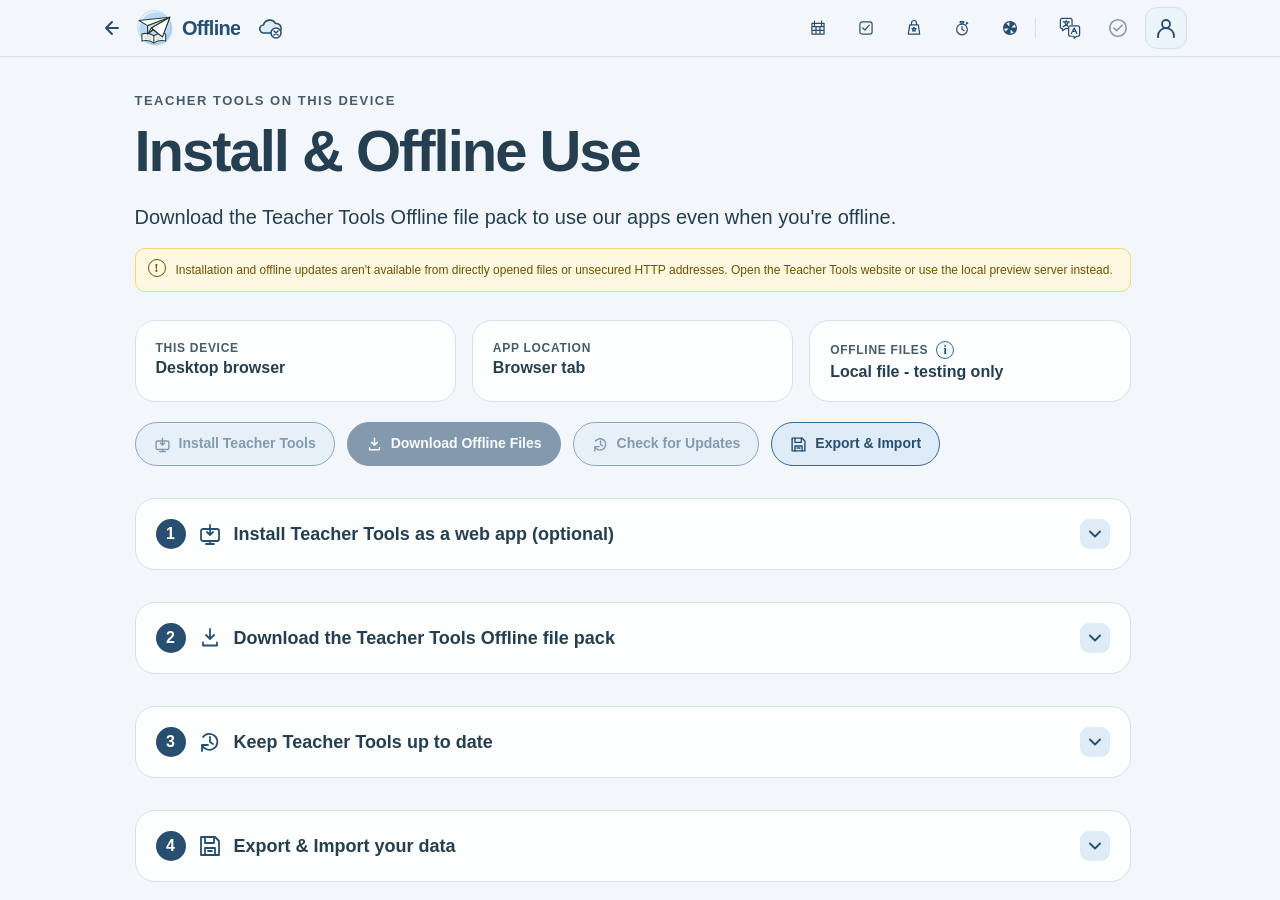
<file: offline/index.html>
<!DOCTYPE html>
<!-- Teacher Tools Install & Offline Use -->
<html lang="en" class="site-scroll-page">
<head>
    <meta charset="UTF-8">
    <meta name="viewport" content="width=device-width, initial-scale=1.0">
    <meta name="color-scheme" content="light dark">
    <meta name="description" content="Install Teacher Tools, prepare it for offline use, and safely move locally saved teaching data.">
    <meta name="theme-color" content="#1e40af">
    <title>Install & Offline Use · Teacher Tools</title>
    <link rel="apple-touch-icon" sizes="180x180" href="../assets/pwa/apple-touch-icon.png">
    <!-- TEACHER-TOOLS:FAVICON:START -->
    <link rel="icon" type="image/svg+xml" href="../assets/pwa/teacher-tools-icon.svg">
<!-- TEACHER-TOOLS:FAVICON:END -->
        <script src="../assets/js/selfie/schema.js"></script>
<!-- TEACHER-TOOLS:THEME-BOOTSTRAP:START -->
    <script src="../assets/js/theme-bootstrap.js?v=teacher-tools-2026-11-25-sync-warning-1" data-teacher-tools-bootstrap></script>
<!-- TEACHER-TOOLS:THEME-BOOTSTRAP:END -->
    <meta name="teacher-tools-release" content="teacher-tools-2026-11-25-sync-warning-1">
    <link rel="stylesheet" href="../assets/css/foundation.css?v=teacher-tools-2026-11-25-sync-warning-1">
    <link rel="stylesheet" href="../assets/css/site.css?v=teacher-tools-2026-11-25-sync-warning-1">
    <link rel="stylesheet" href="../assets/css/components.css?v=teacher-tools-2026-11-25-sync-warning-1">
    <style>

        .offline-page { width: min(1060px, 100%); margin: 0 auto; padding: 24px 32px 40px; }
        .offline-hero { padding: 12px 0 0; }
        .eyebrow { margin: 0 0 12px; color: var(--muted); font-size: 13px; font-weight: 700; letter-spacing: 1.5px; text-transform: uppercase; }
        .offline-title { margin: 0 0 18px; color: var(--text); font-size: clamp(34px, 5vw, 58px); line-height: 1.08; letter-spacing: -.035em; }
        .offline-intro { margin: 0; color: var(--text); font-size: 20px; line-height: 1.6; }
        .protocol-warning { margin-top: 15px; padding: 12px 14px; color: var(--warning-text); background: var(--warning-bg); border: 1px solid var(--warning-border); border-radius: 10px; font-size: 12px; line-height: 1.55; }
        .protocol-warning[hidden] { display: none; }
        .status-grid { display: grid; grid-template-columns: repeat(3,minmax(0,1fr)); gap: 16px; margin-top: 28px; }
        .status-card { min-width: 0; padding: 20px; background: var(--surface); border: 1px solid var(--line); border-radius: 20px; }
        .status-label { display: block; color: var(--muted); font-size: 12px; font-weight: 700; text-transform: uppercase; letter-spacing: .06em; }
        .status-value { display: block; margin-top: 4px; color: var(--text); font-size: 16px; font-weight: 700; overflow-wrap: anywhere; }
        .offline-status-heading { display: flex; align-items: center; gap: 8px; }
        .offline-version-info { position: relative; width: 18px; height: 18px; flex: 0 0 18px; font-size: 12px; line-height: 1; }
        .offline-version-info::after { content: ""; position: absolute; inset: -7px; }
        .status-value.good { color: var(--accent); }
        .hero-actions { display: flex; flex-wrap: wrap; gap: 12px; margin-top: 20px; }
        .action { min-height: 44px; max-width: 100%; display: inline-flex; align-items: center; justify-content: center; gap: 8px; padding: 9px 18px; border: 1px solid var(--accent-border); border-radius: 999px; color: var(--accent); background: var(--accent-soft); font: inherit; font-size: 14px; font-weight: 700; line-height: 1.4; text-decoration: none; cursor: pointer; }
        .action.primary { color: var(--accent-contrast,#fff); background: var(--accent); border-color: var(--accent); }
        .action:not(:disabled):hover { background: var(--panel); }
        .action.primary:not(:disabled):hover { filter: brightness(.94); background: var(--accent); }
        .action:disabled { opacity: .55; cursor: not-allowed; transform: none; }
        .action svg { width: 17px; height: 17px; fill: none; stroke: currentColor; stroke-width: 2; stroke-linecap: round; stroke-linejoin: round; }
        .live-status { margin: 12px 0 0; padding: 12px 16px; color: var(--text); background: var(--panel); border: 1px solid var(--line); border-radius: 12px; font-size: 14px; font-weight: 700; line-height: 1.5; overflow-wrap: anywhere; }
        .live-status:empty { display: none; }
        .live-status.error { color: var(--danger); }
        .cache-progress { margin-top: 12px; padding: 11px 12px; background: var(--panel); border: 1px solid var(--line); border-radius: 10px; }
        .cache-progress[hidden] { display: none; }
        .cache-progress-row { display: flex; align-items: center; justify-content: space-between; gap: 12px; margin-bottom: 7px; color: var(--muted); font-size: 11px; font-weight: 700; }
        .cache-progress progress { display: block; width: 100%; height: 10px; overflow: hidden; border: 0; border-radius: 999px; color: var(--accent); background: var(--line); accent-color: var(--accent); }
        .cache-progress progress::-webkit-progress-bar { background: var(--line); border-radius: 999px; }
        .cache-progress progress::-webkit-progress-value { background: var(--accent); border-radius: 999px; transition: width .18s ease; }
        .cache-progress progress::-moz-progress-bar { background: var(--accent); border-radius: 999px; }
        .section { margin-top: 32px; }
        .section-heading { margin: 0 0 12px; font-size: 26px; line-height: 1.25; letter-spacing: -.02em; }
        .section-copy { margin: 0 0 16px; color: var(--muted); font-size: 16px; line-height: 1.6; }
        .option-note { margin-top: 9px !important; padding-top: 9px; border-top: 1px solid var(--line); }
        .data-panel { display: grid; grid-template-columns: auto 1fr; gap: 16px; align-items: start; padding: 20px; background: var(--surface); border: 1px solid var(--line); border-radius: 20px; }
        .data-icon { width: 42px; height: 42px; display: grid; place-items: center; color: var(--accent); background: var(--accent-soft); border-radius: 10px; }
        .data-icon svg { width: 23px; height: 23px; fill: none; stroke: currentColor; stroke-width: 1.8; stroke-linecap: round; stroke-linejoin: round; }
        .data-panel h3 { margin: 0 0 4px; font-size: 15px; }
        .data-panel p { margin: 0; color: var(--muted); font-size: 14px; line-height: 1.6; }
        .data-panel .action { margin-top: 10px; }
        .migration-list { margin: 16px 0 0; padding-left: 24px; color: var(--text); font-size: 14px; line-height: 1.6; }
        .migration-list li + li { margin-top: 8px; }
        .privacy-note { margin-top: 32px; padding: 16px 20px; color: var(--muted); background: var(--panel); border: 1px solid var(--line); border-radius: 16px; font-size: 14px; line-height: 1.6; }
        .page-footer { margin-top: 24px; color: var(--muted); text-align: center; font-size: 10px; }
        .offline-footer-row { display: flex; align-items: center; justify-content: space-between; gap: 24px; margin-bottom: 12px; text-align: left; font-size: 14px; }
        .offline-footer-row p { margin: 0; }
        .copyright-link { min-height: 44px; padding: 4px 0; border: 0; background: transparent; color: var(--accent); font: inherit; text-decoration: underline; text-underline-offset: 3px; cursor: pointer; }
        @media(max-width:620px) { .offline-footer-row { flex-direction: column; align-items: flex-start; gap: 4px; } }
        @media (max-width: 760px) {
            .status-grid { grid-template-columns: repeat(2, minmax(0, 1fr)); gap: 12px; }
            .status-card { padding: 16px; }
            .status-card:last-child { grid-column: 1 / -1; }
        }
        @media (max-width: 359px) { .status-grid { grid-template-columns: 1fr; } }
        @media (max-width: 620px) { .offline-page { padding: 20px 20px 32px; } .offline-intro { font-size: 18px; } .section-heading { font-size: 23px; } }
        @media (max-width: 480px) { .hero-actions .action { width: 100%; } .data-panel { grid-template-columns: 1fr; } }

        .offline-step { background: var(--surface); border: 1px solid var(--line); border-radius: 20px; overflow: hidden; }
        .offline-step[open] { border-color: var(--accent-border); }
        .offline-step-summary { display: flex; align-items: center; gap: 12px; padding: 20px; cursor: pointer; list-style: none; }
        .offline-step-summary::-webkit-details-marker { display: none; }
        .offline-step-summary:hover { background: color-mix(in srgb, var(--accent-soft) 42%, transparent); }
        .offline-step-summary:focus-visible { outline-offset: -4px; }
        .offline-step-title .visually-hidden { position: absolute; width: 1px; height: 1px; padding: 0; margin: -1px; overflow: hidden; clip-path: inset(50%); white-space: nowrap; }
        .offline-step-number { display: grid; place-items: center; flex: 0 0 30px; height: 30px; border-radius: 50%; background: var(--accent); color: var(--accent-contrast, var(--tooltip-text)); font-size: 16px; font-weight: 700; }
        .offline-step-icon { width: 24px; height: 24px; flex: 0 0 24px; color: var(--accent); fill: none; stroke: currentColor; stroke-width: 1.8; stroke-linecap: round; stroke-linejoin: round; }
        .offline-step-title { flex: 1; min-width: 0; margin: 0; font-size: 18px; line-height: 1.4; }
        .offline-step-chevron { display: grid; place-items: center; flex: 0 0 30px; height: 30px; color: var(--accent); background: var(--accent-soft); border-radius: 9px; }
        .offline-step-chevron svg { width: 20px; height: 20px; fill: none; stroke: currentColor; stroke-width: 1.8; stroke-linecap: round; stroke-linejoin: round; }
        .offline-step[open] .offline-step-chevron { transform: rotate(180deg); }
        .offline-step-list { margin: 0; padding: 0 24px 20px 62px; color: var(--text); font-size: 14px; line-height: 1.6; }
        .offline-step-list li + li { margin-top: 12px; }
        @media (max-width: 620px) { .offline-step-summary { padding: 16px; gap: 10px; } .offline-step-list { padding-inline: 46px 20px; } }
        .offline-step-body { padding: 0 20px 20px; }
        .install-device-tabs { display: flex; flex-wrap: wrap; gap: 6px; padding: 6px; border: 1px solid var(--line); border-radius: 14px; background: var(--panel); }
        .install-device-tab { display: inline-flex; align-items: center; justify-content: center; flex: 1 1 130px; gap: 6px; min-height: 44px; padding: 9px 12px; font: inherit; font-size: 14px; color: var(--muted); border: 1px solid transparent; border-radius: 10px; background: transparent; cursor: pointer; }
        .install-device-tab[aria-selected="true"] { color: var(--accent); background: var(--surface); border-color: var(--accent-border); }
        .install-device-tab:hover { color: var(--accent); }
        .install-device-tab .recommendation-star { width: 16px; height: 16px; flex: 0 0 16px; fill: currentColor; stroke: none; }
        .recommendation-star[hidden], .install-instructions[hidden], .install-recommendation[hidden] { display: none; }
        .install-recommendation { display: inline-flex; align-items: center; gap: 6px; width: fit-content; margin: 16px 0 8px; padding: 5px 12px; border-radius: 999px; background: var(--accent); color: var(--accent-contrast, var(--tooltip-text)); font-size: 12px; font-weight: 700; line-height: 1.4; }
        .install-recommendation svg { width: 14px; height: 14px; flex: 0 0 14px; fill: currentColor; stroke: none; }
        .install-instructions { margin-top: 16px; }
        .install-instructions h3 { margin: 0 0 8px; font-size: 18px; }
        .install-instructions p, .install-instructions li { font-size: 14px; line-height: 1.6; }
        .install-instructions p { margin: 0; color: var(--muted); }
        .install-instructions ol { margin: 12px 0 0; padding-left: 24px; }
        .install-instructions li + li { margin-top: 8px; }
    </style>
</head>
<body>
    <!-- TEACHER-TOOLS:SITE-HEADER:START -->
    <script src="../assets/js/tools.js?v=teacher-tools-2026-11-25-sync-warning-1" data-teacher-tools-tools></script>
    <script src="../assets/js/toolbar.js?v=teacher-tools-2026-11-25-sync-warning-1" data-teacher-tools-toolbar data-page="offline"></script>
    <script src="../assets/js/profile.js?v=teacher-tools-2026-11-25-sync-warning-1" data-teacher-tools-profile></script>
<!-- TEACHER-TOOLS:SITE-HEADER:END -->
<div class="site-page-scroll themed-scroll">

    <main class="offline-page">
        <section class="offline-hero" aria-labelledby="offlineTitle">
            <p class="eyebrow" data-i18n="offlinePage.eyebrow">Teacher Tools on this device</p>
            <h1 id="offlineTitle" class="offline-title" data-i18n="offlinePage.title">Install & Offline Use</h1>
            <p class="offline-intro" data-i18n="offlinePage.intro">Download the Teacher Tools Offline file pack to use our apps even when you're offline.</p>
            <p id="protocolWarning" class="protocol-warning" role="alert" hidden data-i18n="offlinePage.protocolWarning">Installation and offline updates aren't available from directly opened files or unsecured HTTP addresses. Open the Teacher Tools website or use the local preview server instead.</p>
            <div class="status-grid" aria-label="Offline readiness" data-i18n-aria-label="offlinePage.statusAria">
                <div class="status-card"><span class="status-label" data-i18n="offlinePage.environment">This device</span><span id="environmentValue" class="status-value">Checking…</span></div>
                <div class="status-card"><span class="status-label" data-i18n="offlinePage.installStatus">App location</span><span id="installValue" class="status-value">Checking…</span></div>
                <div class="status-card"><span class="offline-status-heading"><span class="status-label" data-i18n="offlinePage.offlineStatus">Offline files</span><button id="offlineVersionInfo" class="tooltip-trigger offline-version-info" type="button" aria-label="Offline files version" data-i18n-aria-label="offlinePage.versionInfo" data-tooltip="No offline file pack is ready in this browser.">i</button></span><span id="offlineValue" class="status-value">Checking…</span></div>
            </div>
            <p id="offlineMessage" class="live-status" role="status" aria-live="polite"></p>
            <div id="cacheProgressPanel" class="cache-progress" hidden>
                <div class="cache-progress-row"><span id="cacheProgressLabel" data-i18n="offlinePage.progressLabel">Downloading Offline files...</span><span id="cacheProgressValue">0%</span></div>
                <progress id="cacheProgressBar" max="100" value="0" aria-label="Offline preparation progress" data-i18n-aria-label="offlinePage.progressAria"></progress>
            </div>
            <div class="hero-actions">
                <button id="installButton" class="action" type="button"><svg viewBox="0 0 24 24" aria-hidden="true" data-shared-icon="install-app"></svg><span data-i18n="offlinePage.install">Install Teacher Tools</span></button>
                <button id="prepareButton" class="action primary" type="button"><svg viewBox="0 0 24 24" aria-hidden="true" data-shared-icon="download"></svg><span data-i18n="offlinePage.prepare">Download Offline Files</span></button>
                <button id="updateButton" class="action" type="button"><svg viewBox="0 0 24 24" aria-hidden="true" data-shared-icon="check-updates"></svg><span data-i18n="offlinePage.update">Check for Updates</span></button>
                <button id="backupTopButton" class="action" type="button"><svg viewBox="0 0 24 24" aria-hidden="true" data-shared-icon="backup"></svg><span data-i18n="offlinePage.backupShort">Export &amp; Import</span></button>
            </div>

        </section>

        <details class="section offline-step" id="offlineStep2">
            <summary class="offline-step-summary">
                <span class="offline-step-number" aria-hidden="true">1</span>
                <svg class="offline-step-icon" viewBox="0 0 24 24" data-shared-icon="install-app" aria-hidden="true"></svg>
                <h2 id="optionsTitle" class="offline-step-title"><span class="visually-hidden" data-i18n="offlinePage.step2">Step 1: </span><span data-i18n="offlinePage.optionsTitle">Install Teacher Tools as a web app (optional)</span></h2>
                <span class="offline-step-chevron" aria-hidden="true"><svg viewBox="0 0 20 20" data-shared-icon="chevron"></svg></span>
            </summary>
            <div class="offline-step-body">
                <p class="section-copy" data-i18n="offlinePage.optionsCopy">Check the recommended steps below for instructions on installing Teacher Tools as a web app on your phone or computer.</p>
                <div class="install-device-tabs" role="tablist" aria-label="Installation instructions" data-i18n-aria-label="offlinePage.installTabs"><button id="installTab-chromium" class="install-device-tab" type="button" role="tab" data-install-option="chromium" aria-controls="installPanel-chromium" aria-selected="false" tabindex="-1"><svg class="recommendation-star" viewBox="0 0 24 24" data-shared-icon="star" aria-hidden="true" hidden></svg><span data-i18n="offlinePage.tabChrome">Chrome / Edge</span></button><button id="installTab-mac-safari" class="install-device-tab" type="button" role="tab" data-install-option="mac-safari" aria-controls="installPanel-mac-safari" aria-selected="false" tabindex="-1"><svg class="recommendation-star" viewBox="0 0 24 24" data-shared-icon="star" aria-hidden="true" hidden></svg><span data-i18n="offlinePage.tabSafari">Safari</span></button><button id="installTab-ios" class="install-device-tab" type="button" role="tab" data-install-option="ios" aria-controls="installPanel-ios" aria-selected="false" tabindex="-1"><svg class="recommendation-star" viewBox="0 0 24 24" data-shared-icon="star" aria-hidden="true" hidden></svg><span data-i18n="offlinePage.tabIOS">iPhone / iPad</span></button><button id="installTab-android" class="install-device-tab" type="button" role="tab" data-install-option="android" aria-controls="installPanel-android" aria-selected="false" tabindex="-1"><svg class="recommendation-star" viewBox="0 0 24 24" data-shared-icon="star" aria-hidden="true" hidden></svg><span data-i18n="offlinePage.tabAndroid">Android</span></button></div>
                <p class="install-recommendation" id="installRecommendation"><svg viewBox="0 0 24 24" data-shared-icon="star" aria-hidden="true"></svg><span data-i18n="offlinePage.best">For this device</span></p>
                <section id="installPanel-chromium" class="install-instructions" data-option="chromium" role="tabpanel" aria-labelledby="installTab-chromium" tabindex="0" hidden><h3 data-i18n="offlinePage.chromeTitle">Chrome or Edge</h3><p data-i18n="offlinePage.chromeCopy">Use Chrome or Edge on a computer.</p><ol><li data-i18n="offlinePage.chromeStep1">Open Teacher Tools in Chrome or Edge.</li><li data-i18n="offlinePage.chromeStep2">Choose Install Teacher Tools above, or use the browser’s app-install option.</li><li data-i18n="offlinePage.chromeStep3">Open the Teacher Tools web app.</li></ol></section><section id="installPanel-mac-safari" class="install-instructions" data-option="mac-safari" role="tabpanel" aria-labelledby="installTab-mac-safari" tabindex="0" hidden><h3 data-i18n="offlinePage.macTitle">Safari on Mac</h3><p data-i18n="offlinePage.macCopy">Use Safari’s Add to Dock option, if available.</p><ol><li data-i18n="offlinePage.macStep1">Choose File or Share → Add to Dock.</li><li data-i18n="offlinePage.macStep2">Confirm the name and choose Add.</li><li data-i18n="offlinePage.macStep3">Open Teacher Tools from the Dock.</li></ol></section><section id="installPanel-ios" class="install-instructions" data-option="ios" role="tabpanel" aria-labelledby="installTab-ios" tabindex="0" hidden><h3 data-i18n="offlinePage.iosTitle">iPhone or iPad</h3><p data-i18n="offlinePage.iosCopy">These steps use Safari; browser menus may differ.</p><ol><li data-i18n="offlinePage.iosStep1">Open Teacher Tools in Safari and tap Share.</li><li data-i18n="offlinePage.iosStep2">Choose Add to Home Screen.</li><li data-i18n="offlinePage.iosStep3">If shown, enable Open as Web App, then tap Add.</li></ol></section><section id="installPanel-android" class="install-instructions" data-option="android" role="tabpanel" aria-labelledby="installTab-android" tabindex="0" hidden><h3 data-i18n="offlinePage.androidTitle">Android phone or tablet</h3><p data-i18n="offlinePage.androidCopy">These steps use Chrome.</p><ol><li data-i18n="offlinePage.androidStep1">Open Teacher Tools in Chrome.</li><li data-i18n="offlinePage.androidStep2">In the browser menu, choose Add to Home screen or Install app.</li><li data-i18n="offlinePage.androidStep3">Confirm, then open the Teacher Tools web app.</li></ol></section>
            </div>
        </details>

        <details class="section offline-step" id="offlineStep1">
            <summary class="offline-step-summary">
                <span class="offline-step-number" aria-hidden="true">2</span>
                <svg class="offline-step-icon" viewBox="0 0 24 24" data-shared-icon="download" aria-hidden="true"></svg>
                <h2 id="recommendationTitle" class="offline-step-title"><span class="visually-hidden" data-i18n="offlinePage.step1">Step 2: </span><span data-i18n="offlinePage.recommendationTitle">Download the Teacher Tools Offline file pack</span></h2>
                <span class="offline-step-chevron" aria-hidden="true"><svg viewBox="0 0 20 20" data-shared-icon="chevron"></svg></span>
            </summary>
            <ol class="offline-step-list" type="a">
                <li data-i18n="offlinePage.quick1">Open this page online in the browser you want to use.</li>
                <li><span data-i18n="offlinePage.quick2Click">Click </span><strong data-i18n="offlinePage.prepare">Download Offline Files</strong><span data-i18n="offlinePage.quick2Wait">. Wait for Offline Files to show </span><strong data-i18n="offlinePage.ready">Downloaded</strong><span>.</span></li>
                <li data-i18n="offlinePage.quick3">Disconnect from the internet and test Teacher Tools in the same browser to make sure everything is working.</li>
            </ol>
        </details>



        <details class="section offline-step" id="offlineStep3">
            <summary class="offline-step-summary">
                <span class="offline-step-number" aria-hidden="true">3</span>
                <svg class="offline-step-icon" viewBox="0 0 24 24" data-shared-icon="check-updates" aria-hidden="true"></svg>
                <h2 id="updatesTitle" class="offline-step-title"><span class="visually-hidden" data-i18n="offlinePage.step3">Step 3: </span><span data-i18n="offlinePage.updatesTitle">Keep Teacher Tools up to date</span></h2>
                <span class="offline-step-chevron" aria-hidden="true"><svg viewBox="0 0 20 20" data-shared-icon="chevron"></svg></span>
            </summary>
            <ol class="offline-step-list" type="a">
                <li><span data-i18n="offlinePage.updateAStart">Make sure you are connected to the internet, then click </span><strong data-i18n="offlinePage.updateCheckLabel">Check for Updates</strong><span data-i18n="offlinePage.updateAEnd"> to download any available updates to the Offline files.</span></li>
                <li><span data-i18n="offlinePage.updateBStart">If </span><strong data-i18n="offlinePage.updateApplyLabel">Apply Update</strong><span data-i18n="offlinePage.updateBEnd"> appears, save or sync your data first, then click to apply the update.</span></li>
                <li data-i18n="offlinePage.updateC">Reload any open app pages to make sure the updates are applied and visible.</li>
            </ol>
        </details>

        <details class="section offline-step" id="offlineStep4">
            <summary class="offline-step-summary">
                <span class="offline-step-number" aria-hidden="true">4</span>
                <svg class="offline-step-icon" viewBox="0 0 24 24" data-shared-icon="backup" aria-hidden="true"></svg>
                <h2 id="dataTitle" class="offline-step-title"><span class="visually-hidden" data-i18n="offlinePage.step4">Step 4: </span><span data-i18n="offlinePage.dataTitle">Export &amp; Import your data</span></h2>
                <span class="offline-step-chevron" aria-hidden="true"><svg viewBox="0 0 20 20" data-shared-icon="chevron"></svg></span>
            </summary>
            <div class="offline-step-body">
                <p class="section-copy" data-i18n="offlinePage.dataLocalCopy">Your schools, notes and settings are only saved locally in your browser unless you set up File Sync (Autosave) or download a backup file of your data.</p>
                <div class="install-device-tabs" role="tablist" aria-label="Backup instructions" data-i18n-aria-label="offlinePage.backupInstructions">
                    <button id="backupGuideTab-export" class="install-device-tab" type="button" role="tab" data-backup-guide="export" aria-controls="backupGuidePanel-export" aria-selected="true" tabindex="0" data-i18n="offlinePage.exportChoice">Export</button>
                    <button id="backupGuideTab-import" class="install-device-tab" type="button" role="tab" data-backup-guide="import" aria-controls="backupGuidePanel-import" aria-selected="false" tabindex="-1" data-i18n="offlinePage.importChoice">Import</button>
                </div>
                <section id="backupGuidePanel-export" class="install-instructions" role="tabpanel" aria-labelledby="backupGuideTab-export" tabindex="0">
                    <h3 data-i18n="offlinePage.exportHeading">Download a backup file</h3>
                    <ol>
                        <li data-i18n="offlinePage.exportStep1">Open Teacher Tools in the browser you currently use.</li>
                        <li data-i18n="offlinePage.backupStepProfile">Open Profile → Export &amp; Import.</li>
                        <li data-i18n="offlinePage.exportStep3">Make sure all boxes are checked, then click Export All Data to download your backup file.</li>
                    </ol>
                </section>
                <section id="backupGuidePanel-import" class="install-instructions" role="tabpanel" aria-labelledby="backupGuideTab-import" tabindex="0" hidden>
                    <h3 data-i18n="offlinePage.importHeading">Import a backup file</h3>
                    <ol>
                        <li data-i18n="offlinePage.importStep1">Open Teacher Tools in your new browser or app.</li>
                        <li data-i18n="offlinePage.backupStepProfile">Open Profile → Export &amp; Import.</li>
                        <li data-i18n="offlinePage.importStep3">Click Import Backup and choose your backup file to copy the data into that browser.</li>
                    </ol>
                </section>
            </div>
        </details>
        <footer class="page-footer">
            <div class="offline-footer-row"><p data-i18n="offlinePage.footer">Teacher Tools offline access</p><button id="open-license" class="copyright-link" type="button" aria-haspopup="dialog" aria-controls="license-dialog" data-i18n="home.useCopyright">Use &amp; copyright</button></div>
            <span>Let’s EiGo! Teacher Tools © 2026 letseigo.com · All rights reserved.</span>
        </footer>
    </main>
</div>

    <dialog id="license-dialog" class="site-theme-panel" aria-labelledby="license-title">
        <div class="site-theme-header">
            <h2 id="license-title" class="site-theme-title" data-i18n="home.useCopyright">Use &amp; copyright</h2>
            <button id="close-license" class="site-theme-close" type="button" autofocus aria-label="Close terms" data-i18n-aria-label="home.closeTerms">×</button>
        </div>
        <div class="license-text" lang="en" tabindex="0"><!-- license:start -->Let’s EiGo! Teacher Tools / TOOLS.LETSEIGO.COM — TERMS OF USE

Copyright © 2026 letseigo.com. All rights reserved.

Permission is granted to individual users, teachers, schools, and other educational users to access and use an unmodified copy of Teacher Tools free of charge for personal, classroom, and non-commercial educational purposes.

These terms cover Teacher Tools applets, source code, and original artwork and assets supplied with them. Any separately identified third-party material remains subject to its own terms.

You may save, print, and share the calendars, schedules, classroom results, and other documents or images produced by the built-in export, print, and download features for personal, classroom, and non-commercial educational purposes. You may also export and restore your records using the built-in backup and file-sync features. This permission does not authorize extracting or redistributing the underlying artwork, asset collection, or applet code.

These terms do not claim ownership of records or other content you enter into Teacher Tools.

You may share links to the official hosted version of Teacher Tools.

Official hosted site: tools.letseigo.com. Teacher Tools is part of Let’s EiGo! (letseigo.com).

Without prior written permission from the copyright holder, you may not:

1. Sell, license, rent, monetize, or otherwise use the software commercially.
2. Incorporate the software or its source code into another product, application, website, service, or commercial offering.
3. Redistribute, republish, mirror, or host copies of the software or its source code for distribution to others.
4. Distribute modified, adapted, translated, rebranded, or derivative versions of the software.
5. Remove, obscure, or alter copyright, attribution, or terms-of-use notices.
6. Represent the software, its source code, or a derivative work as your own original creation.

Permission to modify, redistribute, integrate, or otherwise use the software outside the permissions above may be granted separately in writing by the copyright holder.

THE SOFTWARE IS PROVIDED “AS IS,” WITHOUT WARRANTY OF ANY KIND, EXPRESS OR IMPLIED, INCLUDING WARRANTIES OF MERCHANTABILITY, FITNESS FOR A PARTICULAR PURPOSE, AND NON-INFRINGEMENT. USE OF THE SOFTWARE IS AT THE USER’S OWN RISK.
<!-- license:end --></div>
    </dialog>

    <!-- TEACHER-TOOLS:SHARED-BEHAVIOR:START -->
    <script src="../assets/js/ui.js?v=teacher-tools-2026-11-25-sync-warning-1" data-teacher-tools-ui></script>
<!-- TEACHER-TOOLS:SHARED-BEHAVIOR:END -->
    <script>
    (() => {
        "use strict";
        const ui = window.TeacherToolsUI;
        const catalogs = {
            en: {
                "offlinePage.eyebrow":"Teacher Tools on this device","offlinePage.title":"Install & Offline Use","offlinePage.intro":"Download the Teacher Tools Offline file pack to use our apps even when you're offline.","offlinePage.statusAria":"Offline readiness","offlinePage.environment":"This device","offlinePage.installStatus":"App location","offlinePage.offlineStatus":"Offline files","offlinePage.prepare":"Download Offline Files","offlinePage.install":"Install Teacher Tools","offlinePage.update":"Check for Updates","offlinePage.recommendationTitle":"Download the Teacher Tools Offline file pack","offlinePage.optionsTitle":"Install Teacher Tools as a web app (optional)","offlinePage.optionsCopy":"Check the recommended steps below for instructions on installing Teacher Tools as a web app on your phone or computer.","offlinePage.best":"For this device","offlinePage.chromeTitle":"Chrome or Edge","offlinePage.chromeCopy":"Use Chrome or Edge on a computer.","offlinePage.chromeStep1":"Open Teacher Tools in Chrome or Edge.","offlinePage.chromeStep2":"Choose Install Teacher Tools above, or use the browser’s app-install option.","offlinePage.chromeStep3":"Open the Teacher Tools web app.","offlinePage.macTitle":"Safari on Mac","offlinePage.macCopy":"Use Safari’s Add to Dock option, if available.","offlinePage.macStep1":"Choose File or Share → Add to Dock.","offlinePage.macStep2":"Confirm the name and choose Add.","offlinePage.macStep3":"Open Teacher Tools from the Dock.","offlinePage.iosTitle":"iPhone or iPad","offlinePage.iosCopy":"These steps use Safari; browser menus may differ.","offlinePage.iosStep1":"Open Teacher Tools in Safari and tap Share.","offlinePage.iosStep2":"Choose Add to Home Screen.","offlinePage.iosStep3":"If shown, enable Open as Web App, then tap Add.","offlinePage.androidTitle":"Android phone or tablet","offlinePage.androidCopy":"These steps use Chrome.","offlinePage.androidStep1":"Open Teacher Tools in Chrome.","offlinePage.androidStep2":"In the browser menu, choose Add to Home screen or Install app.","offlinePage.androidStep3":"Confirm, then open the Teacher Tools web app.","offlinePage.dataTitle":"Export & Import your data","offlinePage.dataCopy":"Your schools, notes and settings stay in the browser or app where you saved them. Offline tool files are not a backup of that data.","offlinePage.backup":"Export & Import Backup","offlinePage.move1":"Export a backup from the browser or app containing your data.","offlinePage.move2":"In the new browser or app, open Profile → Export & Import Backup and restore the file.","offlinePage.move3":"Check your data before removing the old browser or app.","offlinePage.note":"Google Calendar, new Selfie imports and external links need internet. Browsers may remove stored files or data, so keep separate backups.","offlinePage.footer":"Teacher Tools offline access"
            },
            ja: {
                "offlinePage.eyebrow":"この端末のTeacher Tools","offlinePage.title":"インストールとオフライン利用","offlinePage.intro":"Teacher Tools Offlineファイルパックをダウンロードすると、オフラインでもアプリを使えます。","offlinePage.statusAria":"オフライン準備状況","offlinePage.environment":"この端末","offlinePage.installStatus":"アプリの場所","offlinePage.offlineStatus":"オフライン用ファイル","offlinePage.prepare":"オフライン用ファイルをダウンロード","offlinePage.install":"Teacher Toolsをインストール","offlinePage.update":"更新を確認","offlinePage.recommendationTitle":"Teacher Tools Offlineファイルパックをダウンロード","offlinePage.optionsTitle":"Teacher ToolsをWebアプリとしてインストール（任意）","offlinePage.optionsCopy":"スマートフォンやパソコンにTeacher ToolsをWebアプリとしてインストールするには、下のおすすめ手順をご確認ください。","offlinePage.best":"この端末向け","offlinePage.chromeTitle":"Chrome または Edge","offlinePage.chromeCopy":"パソコンではChromeまたはEdgeを使えます。","offlinePage.chromeStep1":"ChromeまたはEdgeでTeacher Toolsを開きます。","offlinePage.chromeStep2":"上の「Teacher Toolsをインストール」またはブラウザのアプリインストール機能を選びます。","offlinePage.chromeStep3":"Teacher ToolsのWebアプリを開きます。","offlinePage.macTitle":"MacのSafari","offlinePage.macCopy":"Safariの「Dockに追加」を使います（対応している場合）。","offlinePage.macStep1":"「ファイル」または共有メニューから「Dockに追加」を選びます。","offlinePage.macStep2":"名前を確認し、「追加」を選びます。","offlinePage.macStep3":"DockからTeacher Toolsを開きます。","offlinePage.iosTitle":"iPhone または iPad","offlinePage.iosCopy":"Safariでの手順です。他のブラウザではメニューが異なる場合があります。","offlinePage.iosStep1":"SafariでTeacher Toolsを開き、共有をタップします。","offlinePage.iosStep2":"「ホーム画面に追加」を選びます。","offlinePage.iosStep3":"表示された場合は「Webアプリとして開く」をオンにして、「追加」をタップします。","offlinePage.androidTitle":"Androidスマートフォンまたはタブレット","offlinePage.androidCopy":"Chromeでの手順です。","offlinePage.androidStep1":"ChromeでTeacher Toolsを開きます。","offlinePage.androidStep2":"ブラウザのメニューから「ホーム画面に追加」または「アプリをインストール」を選びます。","offlinePage.androidStep3":"追加を確認し、Teacher ToolsのWebアプリを開きます。","offlinePage.dataTitle":"データのバックアップ・移行","offlinePage.dataCopy":"学校・メモ・設定は、保存したブラウザやアプリ内に残ります。オフライン用のツールファイルは、そのデータのバックアップではありません。","offlinePage.backup":"バックアップの書き出し・読み込み","offlinePage.move1":"データがあるブラウザやアプリでバックアップを書き出します。","offlinePage.move2":"移行先で「プロフィール → バックアップの書き出し・読み込み」を開き、ファイルを復元します。","offlinePage.move3":"元のブラウザやアプリを削除する前に、データを確認してください。","offlinePage.note":"Googleカレンダー、新しいセルフィーの取り込み、外部リンクにはインターネット接続が必要です。ブラウザが保存済みのファイルやデータを削除する場合があるため、別途バックアップを保管してください。","offlinePage.footer":"Teacher Tools オフライン利用"
            }
        };
        Object.assign(catalogs.en,{"offlinePage.quick1":"Open this page online in the browser you want to use.", "offlinePage.quick2": "Wait for Offline files to say Ready. Choose Prepare for offline use if needed.", "offlinePage.quick3":"Disconnect from the internet and test Teacher Tools in the same browser to make sure everything is working.", "offlinePage.updatesTitle": "Keep Teacher Tools up to date", "offlinePage.updatesCopy": "Use Check for updates while online. If Apply Update appears, save your work first, then apply it. Reload other open app pages afterward. Clicking an app title refreshes its page; it does not apply a pending update.", "offlinePage.backupCopy": "Use Profile → Export & Import Backup to save or restore a JSON backup."});
        Object.assign(catalogs.ja,{"offlinePage.quick1":"使いたいブラウザで、オンライン中にこのページを開きます。", "offlinePage.quick2": "オフライン用ファイルが「準備完了」になるまで待ちます。必要なら「オフライン利用を準備」を押します。", "offlinePage.quick3":"インターネット接続を切り、同じブラウザでTeacher Toolsが正常に使えるか確認します。", "offlinePage.updatesTitle": "ツールを更新する", "offlinePage.updatesCopy": "オンライン中に「更新を確認」を押します。「更新を適用」が表示されたら、作業を保存してから適用してください。他に開いているツールのページも再読み込みします。アプリ名のクリックはページの再読み込みで、待機中の更新の適用ではありません。", "offlinePage.backupCopy": "プロフィールの「バックアップの書き出し・読み込み」でJSONバックアップを保存・復元できます。"});
        Object.assign(catalogs.en, {"offlinePage.step1":"Step 2: ","offlinePage.quick2Click":"Click ","offlinePage.quick2Wait":". Wait for Offline Files to show ","offlinePage.ready":"Downloaded"});
        Object.assign(catalogs.ja, {"offlinePage.step1":"ステップ2：", "offlinePage.quick2Click":"「", "offlinePage.quick2Wait":"」を押し、オフライン用ファイルが次の表示になるまで待ちます：", "offlinePage.ready":"ダウンロード済み"});
        Object.assign(catalogs.en, {"offlinePage.step2": "Step 1: ", "offlinePage.tabChrome": "Chrome / Edge", "offlinePage.tabSafari": "Safari", "offlinePage.tabIOS": "iPhone / iPad", "offlinePage.tabAndroid": "Android", "offlinePage.installTabs": "Installation instructions"});
        Object.assign(catalogs.ja, {"offlinePage.step2": "ステップ1：", "offlinePage.tabChrome": "Chrome / Edge", "offlinePage.tabSafari": "Safari", "offlinePage.tabIOS": "iPhone / iPad", "offlinePage.tabAndroid": "Android", "offlinePage.installTabs": "インストール手順"});
        Object.assign(catalogs.en, {"offlinePage.step3": "Step 3: ", "offlinePage.updateAStart": "Make sure you are connected to the internet, then click ", "offlinePage.updateCheckLabel": "Check for Updates", "offlinePage.updateAEnd": " to download any available updates to the Offline files.", "offlinePage.updateBStart": "If ", "offlinePage.updateApplyLabel": "Apply Update", "offlinePage.updateBEnd": " appears, save or sync your data first, then click to apply the update.", "offlinePage.updateC": "Reload any open app pages to make sure the updates are applied and visible."});
        Object.assign(catalogs.ja, {"offlinePage.step3": "ステップ3：", "offlinePage.updateAStart": "インターネットに接続していることを確認し、「", "offlinePage.updateCheckLabel": "更新を確認", "offlinePage.updateAEnd": "」を押して、オフライン用ファイルの更新をダウンロードします。", "offlinePage.updateBStart": "「", "offlinePage.updateApplyLabel": "更新を適用", "offlinePage.updateBEnd": "」が表示されたら、先にデータを保存または同期してから、更新を適用してください。", "offlinePage.updateC": "開いているアプリのページを再読み込みし、更新が適用・表示されていることを確認します。"});
        Object.assign(catalogs.en, {"offlinePage.step4": "Step 4: ", "offlinePage.dataLocalCopy": "Your schools, notes and settings are only saved locally in your browser unless you set up File Sync (Autosave) or download a backup file of your data.", "offlinePage.dataExportCopy": "To download a backup file: In the browser you currently use for Teacher Tools, open Profile → Export & Import, make sure all boxes are checked and click to Export All Data.", "offlinePage.dataImportCopy": "To import a backup file: In a new browser or app, open Profile → Export & Import and click Import Backup to copy the data into that browser."});
        Object.assign(catalogs.ja, {"offlinePage.step4": "ステップ4：", "offlinePage.dataLocalCopy": "学校・メモ・設定は、ファイル同期（自動保存）を設定するか、データのバックアップファイルをダウンロードしない限り、ブラウザ内にのみ保存されます。", "offlinePage.dataExportCopy": "バックアップファイルをダウンロードするには：現在Teacher Toolsを使っているブラウザで「プロフィール → バックアップの書き出し・読み込み」を開き、すべての項目にチェックが入っていることを確認して「すべてのデータを書き出す」を押します。", "offlinePage.dataImportCopy": "バックアップファイルを読み込むには：新しいブラウザやアプリで「プロフィール → バックアップの書き出し・読み込み」を開き、「バックアップを読み込む」を押して、そのブラウザにデータをコピーします。"});
        Object.assign(catalogs.en, {"offlinePage.versionInfo":"Offline files version"});
        Object.assign(catalogs.ja, {"offlinePage.versionInfo":"オフライン用ファイルのバージョン"});
        Object.assign(catalogs.en, {"offlinePage.backupShort":"Export & Import"});
        Object.assign(catalogs.ja, {"offlinePage.backupShort":"書き出し・読み込み"});
        Object.assign(catalogs.en, {"offlinePage.backupInstructions": "Backup instructions", "offlinePage.exportChoice": "Export", "offlinePage.importChoice": "Import", "offlinePage.exportHeading": "Download a backup file", "offlinePage.importHeading": "Import a backup file", "offlinePage.exportStep1": "Open Teacher Tools in the browser you currently use.", "offlinePage.backupStepProfile": "Open Profile → Export & Import.", "offlinePage.exportStep3": "Make sure all boxes are checked, then click Export All Data to download your backup file.", "offlinePage.importStep1": "Open Teacher Tools in your new browser or app.", "offlinePage.importStep3": "Click Import Backup and choose your backup file to copy the data into that browser."});
        Object.assign(catalogs.ja, {"offlinePage.backupInstructions": "バックアップの手順", "offlinePage.exportChoice": "書き出し", "offlinePage.importChoice": "読み込み", "offlinePage.exportHeading": "バックアップファイルをダウンロード", "offlinePage.importHeading": "バックアップファイルを読み込む", "offlinePage.exportStep1": "現在使っているブラウザでTeacher Toolsを開きます。", "offlinePage.backupStepProfile": "「プロフィール → 書き出し・読み込み」を開きます。", "offlinePage.exportStep3": "すべての項目にチェックが入っていることを確認し、「すべてのデータを書き出す」を押してバックアップファイルをダウンロードします。", "offlinePage.importStep1": "新しいブラウザやアプリでTeacher Toolsを開きます。", "offlinePage.importStep3": "「バックアップを読み込む」を押し、バックアップファイルを選んで、そのブラウザにデータをコピーします。"});
        ui.registerTranslations(catalogs);
        const $ = id => document.getElementById(id);
        const installContext = location.protocol === "https:" || location.hostname === "localhost" || location.hostname === "127.0.0.1";
        let deferredInstall = window.teacherToolsInstallPrompt || null;
        let updateRegistration = null;
        let verifiedWaiting = null;
        let updateInspection = 0;
        const watchedUpdateWorkers = new WeakSet();
        function renderUpdateAction() {
            const apply = verifiedWaiting && updateRegistration?.waiting === verifiedWaiting;
            const label = $("updateButton").querySelector("span");
            label.dataset.i18n = apply ? "offlinePage.updateApplyLabel" : "offlinePage.update";
            label.textContent = text(label.dataset.i18n, apply ? "Apply Update" : "Check for Updates");
        }
        async function refreshUpdateAction() {
            const inspection = ++updateInspection;
            const worker = updateRegistration?.waiting;
            verifiedWaiting = null;
            renderUpdateAction();
            if (!worker) return false;
            try {
                const result = await askWorker("STATUS");
                if (inspection !== updateInspection || updateRegistration?.waiting !== worker) return false;
                if (result.ready) verifiedWaiting = worker;
            } catch { /* Keep Check for Updates available when verification fails. */ }
            renderUpdateAction();
            return !!verifiedWaiting;
        }
        function watchUpdateRegistration(registration) {
            if (updateRegistration !== registration) {
                updateRegistration = registration;
                registration.addEventListener("updatefound", () => watchUpdateRegistration(registration));
            }
            [registration.installing, registration.waiting, registration.active].forEach(worker => {
                if (!worker || watchedUpdateWorkers.has(worker)) return;
                watchedUpdateWorkers.add(worker);
                worker.addEventListener("statechange", () => refreshUpdateAction());
            });
            return refreshUpdateAction();
        }
        const ua = navigator.userAgent;
        const isIOS = /iPad|iPhone|iPod/.test(ua) || (navigator.platform === "MacIntel" && navigator.maxTouchPoints > 1);
        const isAndroid = /Android/.test(ua);
        const isMac = /Macintosh|Mac OS X/.test(ua) && !isIOS;
        const isWindows = /Windows/.test(ua);
        const isEdge = /Edg\/|EdgiOS/.test(ua);
        const isChrome = /Chrome|CriOS/.test(ua) && !isEdge;
        const isFirefox = /Firefox|FxiOS/.test(ua);
        const isSafari = /Safari/.test(ua) && !/Chrome|CriOS|Edg|EdgiOS|Firefox|FxiOS|OPR/.test(ua);
        const standalone = matchMedia("(display-mode: standalone)").matches || navigator.standalone === true;
        const option = isIOS ? "ios" : isAndroid ? "android" : isMac && isSafari ? "mac-safari" : "chromium";
        const browserName = isChrome ? "Chrome" : isEdge ? "Edge" : isFirefox ? "Firefox" : isSafari ? "Safari" : "Browser";
        function text(key, fallback) { return ui.translate(key, fallback); }
        function setMessage(message, error=false) { $("offlineMessage").textContent = message; $("offlineMessage").classList.toggle("error", error); }
        let readyBuild = '';
        function updateVersionInfo() {
            $("offlineVersionInfo").dataset.tooltip = readyBuild
                ? (document.documentElement.lang === "ja" ? "ダウンロード済みのバージョン：" : "Downloaded version: ") + readyBuild
                : (document.documentElement.lang === "ja" ? "このブラウザには準備済みのオフライン用ファイルがありません。" : "No offline file pack is ready in this browser.");
        }
        function updateLanguageOwnedText() {
            updateVersionInfo();
            renderUpdateAction();
            const japanese = document.documentElement.lang === "ja";
            $("environmentValue").textContent = isIOS
                ? standalone ? (japanese ? "iPhone / iPad · Teacher Tools Webアプリ" : "iPhone / iPad · Teacher Tools Web App") : `iPhone / iPad · ${browserName}`
                : isAndroid ? `Android · ${browserName}`
                : isMac ? `Mac · ${browserName}`
                : isWindows ? `Windows · ${browserName}`
                : (japanese ? "デスクトップブラウザ" : "Desktop browser");
            $("installValue").textContent = standalone ? (document.documentElement.lang === "ja" ? "アプリのウィンドウ" : "App window") : (document.documentElement.lang === "ja" ? "ブラウザのタブ" : "Browser tab");

        }
        const backupGuideTabs = [...document.querySelectorAll('[data-backup-guide]')];
        function selectBackupGuide(id, focus=false) {
            backupGuideTabs.forEach(tab => {
                const selected = tab.dataset.backupGuide === id;
                tab.setAttribute('aria-selected', String(selected)); tab.tabIndex = selected ? 0 : -1;
                document.getElementById('backupGuidePanel-'+tab.dataset.backupGuide).hidden = !selected;
                if(selected && focus) tab.focus();
            });
        }
        backupGuideTabs.forEach((tab,index) => {
            tab.addEventListener('click',()=>selectBackupGuide(tab.dataset.backupGuide));
            tab.addEventListener('keydown',event=>{
                if(!['ArrowLeft','ArrowRight','Home','End'].includes(event.key))return;
                event.preventDefault();event.stopPropagation();
                const next=event.key==='Home'?0:event.key==='End'?1:1-index;
                selectBackupGuide(backupGuideTabs[next].dataset.backupGuide,true);
            });
        });
        let selectedInstallOption = option;
        const installTabs = [...document.querySelectorAll('[data-install-option]')];
        function selectInstallOption(id, focus=false) {
            selectedInstallOption = id;
            installTabs.forEach(tab => {
                const selected = tab.dataset.installOption === id;
                tab.setAttribute('aria-selected', String(selected)); tab.tabIndex = selected ? 0 : -1;
                if (selected && focus) tab.focus();
            });
            document.querySelectorAll('[data-option]').forEach(panel => { panel.hidden = panel.dataset.option !== id; });
            document.getElementById('installRecommendation').hidden = id !== option;
        }
        function labelRecommendedOption() {
            installTabs.forEach(tab => {
                const recommended = tab.dataset.installOption === option;
                tab.querySelector('.recommendation-star').toggleAttribute('hidden', !recommended);
                tab.classList.toggle('recommended', recommended);
                if(recommended) { tab.title = text('offlinePage.best', 'For this device'); tab.setAttribute('aria-description',tab.title); }
            });
        }
        installTabs.forEach((tab,index) => {
            tab.addEventListener('click',()=>selectInstallOption(tab.dataset.installOption));
            tab.addEventListener('keydown',event=>{
                if(!['ArrowLeft','ArrowRight','Home','End'].includes(event.key))return;
                event.preventDefault();event.stopPropagation();
                const next=event.key==='Home'?0:event.key==='End'?installTabs.length-1:(index+(event.key==='ArrowRight'?1:-1)+installTabs.length)%installTabs.length;
                selectInstallOption(installTabs[next].dataset.installOption,true);
            });
        });
        selectInstallOption(option); labelRecommendedOption();
        window.addEventListener('teacher-tools:languagechange',labelRecommendedOption);
        updateLanguageOwnedText();
        if (!installContext) {
            $("protocolWarning").hidden = false;
            $("prepareButton").disabled = true;
            $("installButton").disabled = true;
            $("updateButton").disabled = true;
            $("offlineValue").textContent = document.documentElement.lang === "ja" ? "ローカルファイル（テスト専用）" : "Local file - testing only";
        }

        async function askWorker(type, onProgress) {
            const registration = await navigator.serviceWorker.getRegistration("/");
            // Inspect and prepare the same release that Apply Update will activate.
            const worker = registration?.waiting || registration?.active || registration?.installing;
            if (!worker) { if (type === "STATUS") return {ready:false, reason:"missing"}; throw new Error("No active offline worker"); }
            return new Promise((resolve,reject) => { const channel = new MessageChannel(); const timer=setTimeout(()=>reject(new Error("Offline worker did not respond")),30000); channel.port1.onmessage=e=>{ if(e.data?.type === "PROGRESS"){onProgress?.(e.data);return;} clearTimeout(timer);resolve(e.data)}; worker.postMessage({type},[channel.port2]); });
        }
        async function refreshReadiness() {
            if (!("serviceWorker" in navigator)) { $("offlineValue").textContent = document.documentElement.lang === "ja" ? "このブラウザは非対応です" : "Browser not supported"; return; }
            try {
                const result = await askWorker("STATUS");
                readyBuild = result.ready ? String(result.release || "").replace("teacher-tools-", "") : "";
                updateVersionInfo();
                $("offlineValue").textContent = result.ready
                    ? (document.documentElement.lang === "ja" ? "ダウンロード済み" : "Downloaded")
                    : (result.error || result.reason === "invalid"
                        ? (document.documentElement.lang === "ja" ? "確認できませんでした" : "Check failed")
                        : (document.documentElement.lang === "ja" ? "見つかりません" : "Not found"));
                $("offlineValue").classList.toggle("good",!!result.ready);
            } catch { readyBuild = ""; updateVersionInfo(); $("offlineValue").textContent = document.documentElement.lang === "ja" ? "確認できませんでした" : "Check failed"; $("offlineValue").classList.remove("good"); }
        }
        if (installContext && "serviceWorker" in navigator) navigator.serviceWorker.register("/service-worker.js", {scope:"/"}).then(reg => { watchUpdateRegistration(reg); return refreshReadiness(); }).catch(()=>refreshReadiness()); else if (installContext) refreshReadiness();
        window.addEventListener("beforeinstallprompt", event => { event.preventDefault(); deferredInstall = event; window.teacherToolsInstallPrompt = event; $("installButton").disabled = false; });
        $("prepareButton").addEventListener("click", async () => {
            $("prepareButton").disabled=true;
            window.dispatchEvent(new CustomEvent('teacher-tools:offlinechange',{detail:{preparing:true}}));
            $("cacheProgressPanel").hidden=false;
            $("cacheProgressLabel").dataset.i18n="offlinePage.progressLabel";
            $("cacheProgressLabel").textContent=text("offlinePage.progressLabel", "Downloading Offline files...");
            $("cacheProgressBar").value=0;
            $("cacheProgressValue").textContent="0%";
            setMessage(document.documentElement.lang === "ja" ? "Teacher Toolsのオフライン用ファイルをダウンロードしています…" : "Downloading Teacher Tools Offline files…");
            try {
                const result=await askWorker("CACHE_NOW", progress => {
                    const percent=Math.round((progress.completed/progress.total)*100);
                    $("cacheProgressBar").value=percent;
                    $("cacheProgressValue").textContent=`${percent}% · ${progress.completed}/${progress.total}`;
                });
                if(!result.ready) throw new Error(result.error||"Cache incomplete");
                $("cacheProgressBar").value=100;
                $("cacheProgressLabel").dataset.i18n="offlinePage.progressComplete";
                $("cacheProgressLabel").textContent=text("offlinePage.progressComplete", "Download complete.");
                setMessage(document.documentElement.lang === "ja" ? "ダウンロードが完了しました。インターネットなしでTeacher Toolsを開けます。" : "Download successful. Teacher Tools can now open without internet.");
                await refreshReadiness();
            } catch(error) { setMessage(document.documentElement.lang === "ja" ? "オフライン用ファイルをダウンロードできませんでした。接続を確認してもう一度お試しください。" : "Offline download failed. Check the connection and try again.",true); await refreshReadiness(); }
            finally { $("prepareButton").disabled=false; window.dispatchEvent(new CustomEvent('teacher-tools:offlinechange',{detail:{preparing:false}})); }
        });
        $("installButton").addEventListener("click", async () => { if (standalone) { setMessage(document.documentElement.lang === "ja" ? "Teacher Toolsは既にアプリとして開かれています。" : "Teacher Tools is already open as an installed app."); return; } if (deferredInstall) { deferredInstall.prompt(); await deferredInstall.userChoice; deferredInstall=null; return; } document.getElementById("offlineStep2").open=true; selectInstallOption(option); document.getElementById("installTab-"+option).scrollIntoView({behavior:"smooth",block:"center"}); setMessage(document.documentElement.lang === "ja" ? "下のおすすめ手順に従ってインストールしてください。" : "Follow the recommended instructions below to install on this device."); });
        $("updateButton").addEventListener("click", async () => {
            if (await refreshUpdateAction()) {
                setMessage(document.documentElement.lang === "ja" ? "更新を適用しています…" : "Applying the update…");
                updateRegistration.waiting.postMessage({type:"SKIP_WAITING"});
                return;
            }
            if(!navigator.onLine){setMessage(document.documentElement.lang === "ja" ? "オフラインのため更新を確認できません。準備済みのツールは引き続き利用できます。" : "You are offline. Updates need internet; downloaded tools can still be used.",true);return;}
            setMessage(document.documentElement.lang === "ja" ? "更新を確認しています…" : "Checking for updates…");
            try {
                const reg=await navigator.serviceWorker.getRegistration("/");
                if (!reg) throw new Error("Offline setup is unavailable");
                watchUpdateRegistration(reg);
                await reg.update();
                // update() can resolve while the new worker is still installing.
                if (reg?.installing) {
                    const installing = reg.installing;
                    await new Promise((resolve, reject) => {
                        const timer = setTimeout(() => reject(new Error("Update installation timed out")), 30000);
                        const check = () => {
                            if (installing.state === "installed" || installing.state === "activated") { clearTimeout(timer); resolve(); }
                            else if (installing.state === "redundant") { clearTimeout(timer); reject(new Error("Update installation failed")); }
                        };
                        installing.addEventListener("statechange", check);
                        check();
                    });
                }
                if (await refreshUpdateAction()) {
                    setMessage(document.documentElement.lang === "ja" ? "更新があります。作業を保存してから「更新を適用」を選んでください。" : "An update is available. Save your work, then choose Apply Update.");
                } else if (reg.waiting) {
                    throw new Error("Update files could not be verified");
                } else setMessage(document.documentElement.lang === "ja" ? "最新バージョンです。" : "Teacher Tools is up to date.");
            } catch { setMessage(document.documentElement.lang === "ja" ? "更新を確認できませんでした。現在のバージョンは変更されていません。" : "Could not check for updates. Your current version is unchanged.",true); }
        });
        window.addEventListener("focus", refreshUpdateAction);
        window.addEventListener("teacher-tools:offlinechange", refreshUpdateAction);
        document.addEventListener("visibilitychange", () => { if (document.visibilityState === "visible") refreshUpdateAction(); });
        if ("serviceWorker" in navigator) navigator.serviceWorker.addEventListener("controllerchange", () => location.reload());
        const licenseDialog = $("license-dialog"), licenseOpener = $("open-license");
        licenseOpener.addEventListener("click", () => licenseDialog.showModal());
        $("close-license").addEventListener("click", () => licenseDialog.close());
        licenseDialog.addEventListener("close", () => { if (!licenseDialog.open) licenseOpener.focus(); });
        window.TeacherToolsUI.registerTranslations({en:{"home.useCopyright":"Use & copyright","home.closeTerms":"Close terms"},ja:{"home.useCopyright":"利用条件・著作権","home.closeTerms":"利用条件を閉じる"}});
        $("backupTopButton").addEventListener("click", event => {
            event.stopPropagation();
            window.TeacherToolsProfile?.openSync('export', event.currentTarget);
        });
        window.addEventListener("online",()=>setMessage(document.documentElement.lang === "ja" ? "接続が復旧しました。オンラインに戻りました。" : "Connection restored. You are back online."));
        window.addEventListener("offline",()=>setMessage(document.documentElement.lang === "ja" ? "接続が切れました。現在オフラインです。" : "Connection lost. You are currently offline."));
        window.addEventListener("teacher-tools:languagechange", updateLanguageOwnedText);
    })();
    </script>
    <script src="../assets/js/selfie/svg-parts.js"></script>
    <script src="../assets/js/selfie/renderer.js"></script>
    <script src="../assets/js/selfie/transfer-config.js"></script>
    <script src="../assets/js/selfie/transfer.js"></script>
</body>
</html>
</file>
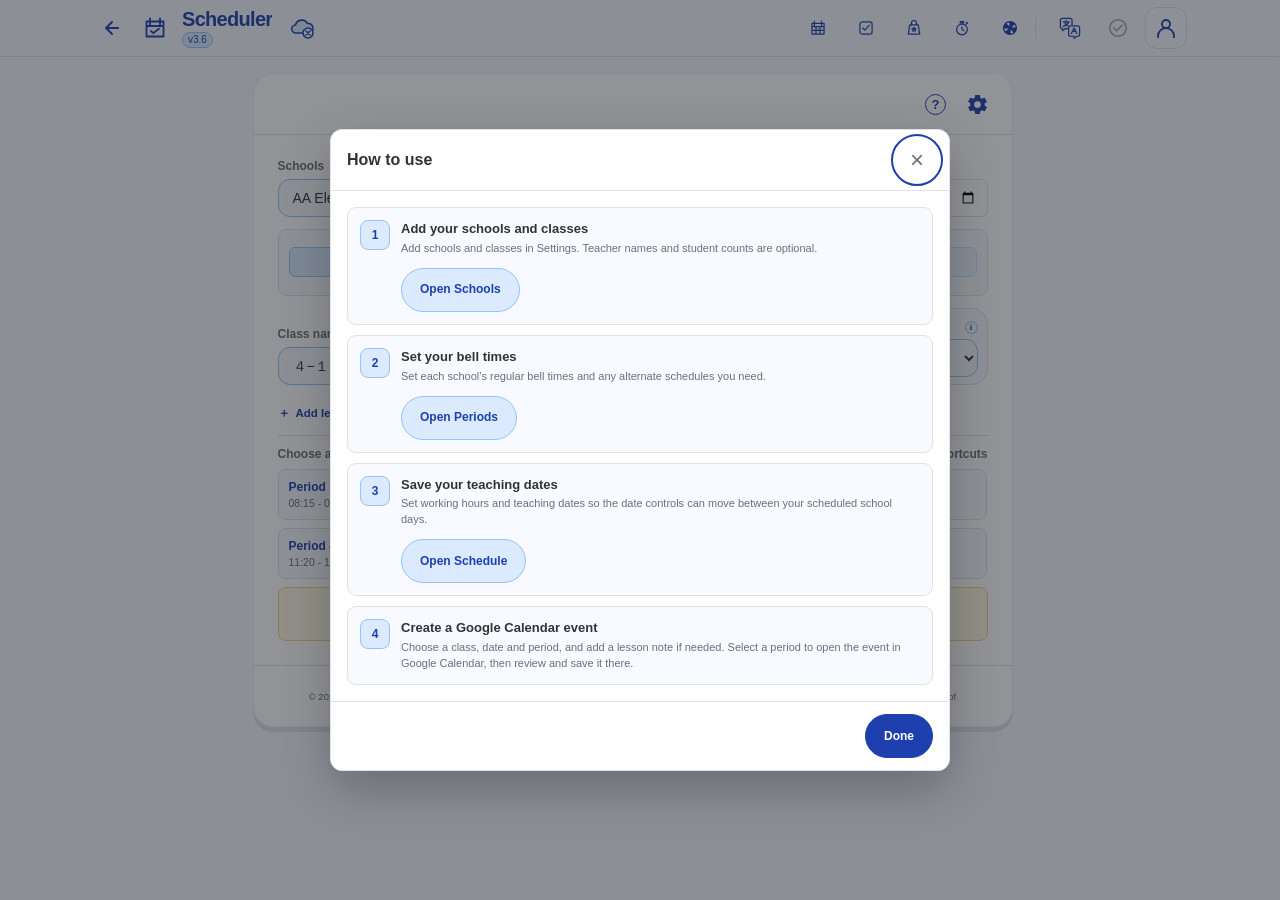
<file: scheduler/index.html>
<!DOCTYPE html>
<!--
Google Class Scheduler
Copyright © 2026 letseigo.com. All rights reserved.

PERMITTED USE:
This software may be used free of charge for personal, classroom,
and other non-commercial educational purposes in its original,
unmodified form. Sharing a link to the official hosted version is permitted.

NOT PERMITTED WITHOUT PRIOR WRITTEN PERMISSION:
- Commercial use, resale, licensing, or monetization
- Incorporation into another commercial product, website, app, or service
- Redistribution, republication, or mirroring of the source code or application
- Distribution of modified, adapted, rebranded, or derivative versions
- Removal or alteration of copyright or usage notices

No ownership rights are transferred by access to or use of this software.
The software is provided "as is" without warranty of any kind.
-->
<html lang="en" class="site-scroll-page">
<head>
    <meta charset="UTF-8">
    <meta name="viewport" content="width=device-width, initial-scale=1.0">
    <meta name="description" content="Create correctly timed Google Calendar events from locally saved school schedules and bell times.">
    <title>Google Class Scheduler</title>
    <link rel="apple-touch-icon" sizes="180x180" href="../assets/pwa/apple-touch-icon.png">
    <!-- TEACHER-TOOLS:FAVICON:START -->
    <link rel="icon" type="image/svg+xml" href="data:image/svg+xml,%3Csvg%20xmlns%3D%22http%3A%2F%2Fwww.w3.org%2F2000%2Fsvg%22%20viewBox%3D%220%200%2032%2032%22%3E%3Crect%20width%3D%2232%22%20height%3D%2232%22%20rx%3D%227%22%20fill%3D%22%23294f70%22%2F%3E%3Cg%20transform%3D%22translate%282%202%29%22%20fill%3D%22none%22%20stroke%3D%22%23fff%22%20stroke-width%3D%221.7%22%20stroke-linecap%3D%22round%22%20stroke-linejoin%3D%22round%22%3E%3Cpath%20d%3D%22M5.5%207.5h17v15h-17zM9%204.5v6M19%204.5v6M5.5%2012h17%22%2F%3E%3Cpath%20d%3D%22m10%2017%202.2%202.2L18%2014.7%22%2F%3E%3C%2Fg%3E%3C%2Fsvg%3E">
<!-- TEACHER-TOOLS:FAVICON:END -->
        <script src="../assets/js/selfie/schema.js"></script>
<!-- TEACHER-TOOLS:THEME-BOOTSTRAP:START -->
    <script src="../assets/js/theme-bootstrap.js?v=teacher-tools-2026-11-25-sync-warning-1" data-teacher-tools-bootstrap></script>
<!-- TEACHER-TOOLS:THEME-BOOTSTRAP:END -->
    <meta name="teacher-tools-release" content="teacher-tools-2026-11-25-sync-warning-1">
    <link rel="stylesheet" href="../assets/css/foundation.css?v=teacher-tools-2026-11-25-sync-warning-1">
    <link rel="stylesheet" href="../assets/css/site.css?v=teacher-tools-2026-11-25-sync-warning-1">
    <link rel="stylesheet" href="../assets/css/components.css?v=teacher-tools-2026-11-25-sync-warning-1">
    <style>

        /* Scheduler-specific styles begin here. */

        .site-content {
            padding: 16px;
        }

        .app-shell {
            width: min(760px, 100%);
            margin: 0 auto;
            background: var(--surface);
            border: 1px solid rgba(0,0,0,0.06);
            border-radius: 14px;
            box-shadow: 0 8px 26px rgba(0,0,0,0.09);
            overflow: hidden;
        }

        .app-header {
            min-height: 56px;
            display: flex;
            align-items: center;
            justify-content: space-between;
            gap: 12px;
            padding: 10px 14px 10px 18px;
            border-bottom: 1px solid var(--line);
            background: var(--surface);
        }

        .title-wrap {
            min-width: 0;
            display: flex;
            align-items: baseline;
            gap: 9px;
            flex-wrap: wrap;
        }

        .app-title {
            margin: 0;
            font-size: 19px;
            line-height: 1.2;
            color: var(--accent);
            font-weight: 700;
        }

        .version-badge {
            font-size: 10px;
            color: var(--muted);
            border: 1px solid var(--line);
            border-radius: 999px;
            padding: 2px 7px;
            white-space: nowrap;
        }

        .app-header-actions {
            display: flex;
            align-items: center;
            gap: 2px;
            flex: 0 0 auto;
        }

        .icon-button {
            width: 40px;
            height: 40px;
            flex: 0 0 40px;
            display: inline-flex;
            align-items: center;
            justify-content: center;
            border: 0;
            background: transparent;
            border-radius: 50%;
            color: var(--accent);
            cursor: pointer;
            transition: color .2s ease;
        }

        .icon-button:hover {
            color: var(--accent-secondary);
            background: transparent;
        }

        .icon-button:focus-visible {
            outline: 2px solid var(--accent);
            outline-offset: 2px;
            background: transparent;
        }

        .icon-button svg {
            width: 21px;
            height: 21px;
            fill: currentColor;
            transform-origin: center;
            transition: transform .28s ease;
        }

        .icon-button:hover svg,
        .icon-button:focus-visible svg {
            transform: rotate(45deg);
        }

        .help-button-mark {
            width: 21px;
            height: 21px;
            display: inline-flex;
            align-items: center;
            justify-content: center;
            border: 2px solid currentColor;
            border-radius: 50%;
            font-size: 13px;
            font-weight: 800;
            line-height: 1;
        }

        .app-main { padding: 14px 16px 16px; }

        .top-fields {
            display: grid;
            grid-template-columns: minmax(0, 1fr) minmax(0, 1fr);
            gap: 12px;
            align-items: start;
        }

        .field,
        .form-group { margin: 0 0 12px; }

        label,
        .field-label {
            display: block;
            font-weight: 600;
            margin-bottom: 5px;
            font-size: 12px;
            line-height: 15px;
            color: var(--muted);
        }

        select,
        input[type="date"],
        input[type="time"],
        input[type="number"],
        input[type="text"],
        textarea {
            width: 100%;
            border: 1px solid var(--line);
            border-radius: 7px;
            background: var(--surface);
            color: var(--text);
            padding: 9px 10px;
            font-size: 14px;
            transition: border-color .16s ease, background-color .16s ease, box-shadow .16s ease;
        }

        select {
            border-color: var(--accent-border);
            background: color-mix(in srgb, var(--accent-soft) 26%, var(--surface));
        }

        select:hover {
            border-color: var(--accent);
        }

        select:focus,
        input:focus,
        textarea:focus {
            outline: none;
            border-color: var(--accent);
            box-shadow: 0 0 0 2px var(--focus-ring);
        }

        textarea {
            resize: vertical;
            min-height: 70px;
            max-height: 160px;
        }

        .date-card {
            border: 1px solid var(--line);
            border-radius: 9px;
            padding: 10px;
            background: var(--panel);
            margin-bottom: 12px;
        }

        .schedule-nav {
            display: grid;
            grid-template-columns: 1fr 1fr;
            gap: 7px;
            margin-top: 7px;
        }

        .schedule-nav-btn {
            min-width: 0;
            background: var(--accent-soft);
            border: 1px solid var(--accent-border);
            color: var(--accent);
            padding: 8px 6px;
            border-radius: 6px;
            cursor: pointer;
            font-size: 11px;
            font-weight: 650;
            overflow: hidden;
            text-overflow: ellipsis;
            white-space: nowrap;
        }

        .schedule-nav-btn:hover:not(:disabled) { filter: brightness(.98); }
        .schedule-nav-btn:disabled { opacity: .42; cursor: default; }

        .day-fast-select {
            display: flex;
            gap: 6px;
            margin-top: 7px;
            overflow-x: auto;
            padding-bottom: 1px;
            scrollbar-width: thin;
        }

        .day-btn {
            flex: 1 0 auto;
            min-width: 112px;
            border: 1px solid var(--line);
            background: var(--surface);
            color: var(--text);
            border-radius: 6px;
            padding: 7px 8px;
            cursor: pointer;
            font-size: 11px;
            font-weight: 600;
        }

        .day-btn:hover { border-color: var(--accent); background: var(--accent-soft); }

        .helper-text,
        .status-note,
        .backup-note {
            margin-top: 5px;
            color: var(--muted);
            font-size: 10.5px;
            line-height: 1.4;
        }

        .class-row {
            display: grid;
            grid-template-columns: minmax(0, 1fr) auto;
            gap: 10px;
            align-items: end;
            margin-bottom: 10px;
        }

        .class-row .field { margin: 0; }

        .irregular-main {
            display: none;
            align-items: center;
            gap: 8px;
            min-height: 38px;
            border: 1px solid var(--line);
            border-radius: 8px;
            padding: 7px 9px;
            background: var(--panel);
        }

        .irregular-main.visible { display: flex; }

        .inline-info-row {
            display: flex;
            align-items: center;
            gap: 5px;
        }

        .inline-info-row {
            width: 100%;
            min-height: 23px;
            justify-content: space-between;
        }

        .scheduler-field-label-row { margin-bottom: 5px; }
        .scheduler-field-label-row > label { margin-bottom: 0; }

        .disclosure-panel { margin-bottom: 10px; }

        .grid-title {
            display: flex;
            align-items: center;
            justify-content: space-between;
            gap: 8px;
            font-size: 12px;
            font-weight: 650;
            color: var(--muted);
            border-top: 1px solid var(--line);
            padding-top: 11px;
            margin: 4px 0 8px;
        }

        .slot-grid {
            display: grid;
            grid-template-columns: repeat(3, minmax(0, 1fr));
            gap: 8px;
        }

        .slot-btn {
            min-width: 0;
            background: var(--panel);
            border: 1px solid var(--line);
            border-radius: 8px;
            padding: 10px;
            text-align: left;
            cursor: pointer;
            transition: background .16s ease, border-color .16s ease, transform .16s ease;
            color: var(--text);
        }

        .slot-btn:hover {
            background: var(--accent-soft);
            border-color: var(--accent);
            transform: translateY(-1px);
        }

        .slot-name {
            font-weight: 700;
            font-size: 12px;
            display: block;
            margin-bottom: 3px;
            color: var(--accent);
        }

        .slot-time {
            display: block;
            color: var(--muted);
            font-size: 10.5px;
            white-space: nowrap;
        }

        .lunch-wrap { margin-top: 8px; }

        .lunch-btn {
            width: 100%;
            text-align: center;
            background: #fff8e1;
            border-color: #f1d37d;
        }

        .lunch-btn:hover {
            background: #fff3c4;
            border-color: #e0b83f;
        }

        .keyboard-hint {
            text-align: center;
            margin-top: 8px;
            color: var(--muted);
            font-size: 10px;
        }

        .app-footer {
            display: flex;
            flex-direction: column;
            align-items: center;
            gap: 3px;
            padding: 8px 14px 10px;
            color: var(--muted);
            font-size: 9.5px;
            line-height: 1.35;
            text-align: center;
            border-top: 1px solid var(--line);
        }

        .footer-version {
            font-size: 10px;
            font-weight: 650;
            color: var(--muted);
        }

        .footer-copyright {
            max-width: 660px;
        }

        /* Settings modal */
        .modal-backdrop {
            position: fixed;
            inset: 0;
            z-index: 1000;
            display: none;
            align-items: center;
            justify-content: center;
            padding: 18px;
            background: rgba(26, 31, 36, .48);
        }

        .modal-card {
            width: min(680px, 100%);
            max-height: min(780px, calc(100dvh - 36px));
            display: flex;
            flex-direction: column;
            background: var(--surface);
            border-radius: 13px;
            overflow: hidden;
            box-shadow: 0 18px 55px rgba(0,0,0,.25);
        }

        .modal-header {
            display: flex;
            align-items: center;
            justify-content: space-between;
            gap: 12px;
            padding: 12px 14px 10px 16px;
            border-bottom: 1px solid var(--line);
        }

        .close-button {
            width: 34px;
            height: 34px;
            border: 0;
            border-radius: 7px;
            background: transparent;
            color: var(--muted);
            cursor: pointer;
            font-size: 24px;
            line-height: 1;
        }

        .close-button:hover { background: var(--panel); color: var(--text); }

        .storage-warning {
            margin: 10px 14px 0;
            padding: 9px 10px;
            background: var(--warning-bg);
            border: 1px solid var(--warning-border);
            border-radius: 7px;
            color: var(--warning-text);
            font-size: 10.5px;
            line-height: 1.4;
        }

        .settings-tabs {
            display: grid;
            grid-template-columns: repeat(3, 1fr);
            gap: 5px;
            padding: 10px 14px 0;
        }

        .settings-tab {
            border: 1px solid var(--line);
            background: var(--surface);
            color: var(--muted);
            border-radius: 7px 7px 0 0;
            padding: 8px 6px;
            cursor: pointer;
            font-size: 11px;
            font-weight: 650;
        }

        .settings-tab.active {
            color: var(--accent);
            background: var(--accent-soft);
            border-color: var(--accent-border);
        }

        .settings-scroll {
            overflow-y: auto;
            padding: 12px 14px 16px;
        }

        .settings-panel { display: none; }
        .settings-panel.active { display: block; }

        .settings-section {
            border: 1px solid var(--line);
            border-radius: 9px;
            padding: 12px;
            background: var(--panel);
        }

        .settings-section h3 {
            margin: 0 0 10px;
            font-size: 13px;
            color: var(--muted);
        }

        #schoolEditor h3,
        #periodsEditor h3 { margin-top: 12px; }

        #periodsEditor > h3:first-child { margin-top: 0; }

        .settings-subheading {
            margin-top: 14px !important;
            padding-top: 12px;
            border-top: 1px solid var(--line);
        }

        .working-hours-row {
            display: grid;
            grid-template-columns: minmax(0, 1fr) minmax(0, 1fr) 80px;
            gap: 8px;
            align-items: end;
        }

        .working-color-field input[type="color"] { width: 100%; min-height: 38px; padding: 4px; }
        .working-hours-row label { min-height: 26px; }

        .settings-buttons {
            display: flex;
            gap: 7px;
            margin-top: 7px;
            flex-wrap: wrap;
        }

        .settings-btn {
            flex: 1;
            min-width: 105px;
            border: 1px solid var(--line);
            background: var(--surface);
            color: var(--text);
            padding: 8px;
            border-radius: 6px;
            cursor: pointer;
            font-size: 11px;
        }

        .settings-btn:hover { background: var(--accent-soft); border-color: var(--accent-border); }
        .danger-btn { color: var(--danger); }

        .saved-dates-header {
            display: grid;
            grid-template-columns: 36px 1fr 36px;
            align-items: center;
            gap: 8px;
            margin: 11px 0 7px;
            text-align: center;
        }

        .saved-dates-title { font-size: 12px; font-weight: 700; color: var(--muted); }
        .schedule-month-label { font-size: 11px; color: var(--muted); margin-top: 2px; }

        .month-nav-btn {
            width: 36px;
            height: 32px;
            border: 1px solid var(--line);
            background: var(--surface);
            border-radius: 6px;
            cursor: pointer;
            color: var(--muted);
        }

        .month-nav-btn:hover { border-color: var(--accent); color: var(--accent); }

        .schedule-date-list,
        .class-list {
            display: flex;
            flex-direction: column;
            gap: 5px;
        }

        .schedule-date-row,
        .class-row-item {
            display: flex;
            align-items: center;
            justify-content: space-between;
            gap: 10px;
            border: 1px solid var(--line);
            background: var(--surface);
            border-radius: 6px;
            padding: 7px 8px;
            font-size: 11px;
        }

        /* Existing JS creates .class-row for class-list entries. Keep it compact inside settings. */
        .settings-scroll .class-row {
            display: grid;
            grid-template-columns: 24px minmax(72px, 1fr) auto 24px;
            align-items: center;
            gap: 6px;
            margin: 0;
            border: 1px solid var(--line);
            background: var(--surface);
            border-radius: 6px;
            padding: 7px 8px;
            font-size: 11px;
        }

        .classes-heading-row {
            display: flex;
            align-items: center;
            justify-content: space-between;
            gap: 8px;
        }

        .classes-heading-row h3 { margin-bottom: 0; }

        .class-sort-btn {
            flex: 0 0 auto;
            min-width: 0;
            padding: 5px 8px;
            font-size: 10px;
            white-space: nowrap;
        }

        .settings-scroll .class-name-input {
            width: 100%;
            min-width: 0;
            padding: 5px 6px;
            font-size: 10px;
            font-weight: 400;
            line-height: 1.2;
        }

        .class-details {
            display: grid;
            grid-template-columns: auto auto;
            align-items: center;
            gap: 6px;
        }

        .class-teacher-field,
        .class-students-field {
            display: grid;
            grid-template-columns: auto auto;
            align-items: center;
            gap: 4px;
            color: var(--muted);
            font-size: 9px;
            font-weight: 650;
        }

        .settings-scroll .class-teacher-input,
        .settings-scroll .class-students-input {
            padding: 5px;
            font-size: 10px;
            font-weight: 400;
            line-height: 1.2;
        }

        .class-teacher-input { width: 104px; }
        .class-students-input { width: 52px; }

        .class-order-controls {
            display: grid;
            grid-template-rows: repeat(2, 20px);
            gap: 2px;
        }

        .class-order-btn {
            width: 24px;
            height: 20px;
            padding: 0;
            border: 1px solid var(--line);
            background: var(--surface);
            border-radius: 4px;
            color: var(--muted);
            cursor: pointer;
            font-size: 10px;
            line-height: 1;
        }

        .class-order-btn:hover:not(:disabled) {
            border-color: var(--accent);
            color: var(--accent);
        }

        .class-order-btn:disabled {
            cursor: default;
            opacity: .3;
        }

        .remove-btn {
            border: 0;
            background: transparent;
            color: var(--danger);
            cursor: pointer;
            font-size: 16px;
            font-weight: 700;
            flex: 0 0 auto;
        }

        .empty-state {
            color: var(--muted);
            font-size: 11px;
            font-style: italic;
            margin-top: 7px;
        }

        .row {
            display: flex;
            gap: 7px;
            align-items: end;
        }

        .row > * { flex: 1; }

        .school-name-editor {
            display: grid;
            grid-template-columns: 1fr;
            gap: 7px;
        }

        .period-table {
            width: 100%;
            border-collapse: collapse;
            margin-top: 7px;
            font-size: 11px;
        }

        .period-table th,
        .period-table td {
            padding: 4px 3px;
            text-align: left;
            vertical-align: middle;
        }

        .period-table th { color: var(--muted); font-weight: 650; }
        .period-table input[type="time"],
        .period-table input[type="number"] { padding: 6px; font-size: 11px; }

        @media (max-width: 620px) {
            body { background: var(--surface); }
            .site-content { padding: 6px; }
            .app-shell { border-radius: 9px; box-shadow: none; border-color: var(--line); }
            .app-main { padding: 11px; }
            .top-fields { grid-template-columns: 1fr; gap: 0; }
            .class-row { grid-template-columns: 1fr; gap: 7px; }
            .irregular-main.visible { display: block; }
            .irregular-main .inline-info-row { justify-content: space-between; }
            .slot-grid { grid-template-columns: repeat(2, minmax(0, 1fr)); }
            .modal-backdrop { padding: 6px; align-items: stretch; }
            .settings-tabs {
                grid-template-columns: repeat(3, 1fr);
                padding-left: 8px;
                padding-right: 8px;
            }
            .settings-scroll { padding: 10px 8px 12px; }
            .storage-warning { margin-left: 8px; margin-right: 8px; }
        }

        @media (max-width: 380px) {

            .version-badge { display: none; }
            .slot-btn { padding: 8px; }
            .slot-time { font-size: 10px; }
            .settings-tab { font-size: 10px; }
            .settings-scroll .class-row { grid-template-columns: 24px minmax(0, 1fr) 24px; }
            .settings-scroll .class-row > .class-order-controls { grid-column: 1; grid-row: 1; }
            .settings-scroll .class-row > .class-name-input { grid-column: 2; grid-row: 1; }
            .settings-scroll .class-row > .remove-btn { grid-column: 3; grid-row: 1; }
            .class-details { grid-column: 1 / -1; grid-row: 2; }
            .working-hours-row { grid-template-columns: repeat(2, minmax(0, 1fr)); }
            .working-hours-row > .form-group:last-child { width: 80px; }
        }

        /* True Dark refinements */
        body[data-theme="true-dark"] {
            color-scheme: dark;
        }

        body[data-theme="true-dark"] .app-shell {
            border-color: var(--line);
            box-shadow: 0 10px 30px rgba(0,0,0,.55);
        }

        body[data-theme="true-dark"] .modal-backdrop {
            background: rgba(0,0,0,.72);
        }

        body[data-theme="true-dark"] .modal-card {
            box-shadow: 0 18px 60px rgba(0,0,0,.72);
        }

        body[data-theme="true-dark"] select,
        body[data-theme="true-dark"] input[type="date"],
        body[data-theme="true-dark"] input[type="time"],
        body[data-theme="true-dark"] input[type="number"],
        body[data-theme="true-dark"] input[type="text"],
        body[data-theme="true-dark"] textarea {
            background-color: var(--surface);
            color: var(--text);
        }

        body[data-theme="true-dark"] select {
            background: color-mix(in srgb, var(--accent-soft) 42%, var(--surface));
        }

        body[data-theme="true-dark"] .day-btn,
        body[data-theme="true-dark"] .settings-btn,
        body[data-theme="true-dark"] .settings-tab {
            background: var(--surface);
            color: var(--text);
            border-color: var(--line);
        }

        body[data-theme="true-dark"] .day-btn:hover,
        body[data-theme="true-dark"] .settings-btn:hover {
            background: var(--accent-soft);
            border-color: var(--accent-border);
        }

        body[data-theme="true-dark"] .settings-tab.active {
            background: var(--accent-soft);
            border-color: var(--accent-border);
            color: var(--accent);
        }

        body[data-theme="true-dark"] .lunch-btn {
            background: #332b12;
            border-color: #8a7125;
            color: #ffe08a;
        }

        body[data-theme="true-dark"] .lunch-btn:hover {
            background: #403617;
            border-color: #b08d2f;
        }

</style>
</head>
<body data-tool="scheduler">

<!-- TEACHER-TOOLS:SITE-HEADER:START -->
    <script src="../assets/js/tools.js?v=teacher-tools-2026-11-25-sync-warning-1" data-teacher-tools-tools></script>
    <script src="../assets/js/toolbar.js?v=teacher-tools-2026-11-25-sync-warning-1" data-teacher-tools-toolbar data-page="scheduler"></script>
    <script src="../assets/js/profile.js?v=teacher-tools-2026-11-25-sync-warning-1" data-teacher-tools-profile></script>
<!-- TEACHER-TOOLS:SITE-HEADER:END -->
<div class="site-page-scroll themed-scroll">

<div class="site-content">
<div class="app-shell">
    <header class="app-header">
        <div class="title-wrap">
            <h1 class="app-title" data-i18n="scheduler.title">Google Class Scheduler</h1>
            <span class="version-badge">v3.6</span>
        </div>

        <div class="app-header-actions">
            <button type="button" id="tutorialOpenBtn" class="icon-button" data-modal-open="tutorialModal" title="How to use" aria-label="Open How to use help" aria-haspopup="dialog" data-i18n-title="scheduler.help.title" data-i18n-aria-label="scheduler.help.open">
                <span class="help-button-mark" aria-hidden="true">?</span>
            </button>

            <button type="button" id="settingsOpenBtn" class="icon-button" data-modal-open="settingsModal" title="Scheduler settings" aria-label="Open scheduler settings" aria-haspopup="dialog" data-i18n-title="scheduler.settings.title" data-i18n-aria-label="scheduler.settings.open">
                <svg viewBox="0 0 24 24" aria-hidden="true" data-shared-icon="settings"></svg>
            </button>
        </div>
    </header>

    <main class="app-main">
        <div class="top-fields">
            <div class="field">
                <label for="schoolSelect" data-i18n="schoolSettings.schools">School</label>
                <select id="schoolSelect"></select>
            </div>

            <div class="field">
                <div class="field-label-row scheduler-field-label-row">
                    <label for="eventDate" data-i18n="scheduler.targetDate">Target Date</label>
                    <button type="button" class="tooltip-trigger" data-tooltip="Navigation uses the saved schedule for the selected school." aria-label="About schedule navigation" data-i18n-tooltip="scheduler.navigationHelp" data-i18n-aria-label="scheduler.navigationAria">i</button>
                </div>
                <input type="date" id="eventDate">
            </div>
        </div>

        <div class="date-card">
            <div class="schedule-nav">
                <button type="button" id="previousSchoolDayBtn" class="schedule-nav-btn" data-i18n="scheduler.previous">← Previous</button>
                <button type="button" id="nextSchoolDayBtn" class="schedule-nav-btn" data-i18n="scheduler.next">Next →</button>
            </div>

            <div id="dayJumpersContainer" class="day-fast-select"></div>
        </div>

        <div class="class-row">
            <div class="field">
                <label for="classSelect" data-i18n="schoolSettings.className">Class</label>
                <select id="classSelect"></select>
            </div>

            <div id="irregularMainWrap" class="irregular-main mode-panel visible">
                <div class="field">
                    <div class="inline-info-row"><label for="scheduleModeSelect" data-i18n="scheduler.periodSchedule">Period schedule</label><button type="button" class="tooltip-trigger" data-tooltip="Choose the regular bell times or any alternate schedule saved for this school." aria-label="About period schedules" data-i18n-tooltip="scheduler.scheduleHelp" data-i18n-aria-label="scheduler.scheduleAria">i</button></div>
                    <select id="scheduleModeSelect" aria-controls="slotGridContainer"><option value="regular" data-i18n="scheduler.regularSchedule">Regular schedule</option></select>
                </div>
            </div>
        </div>

        <button type="button" id="noteToggleBtn" class="disclosure-button" aria-expanded="false" aria-controls="notePanel">
            <span class="disclosure-indicator" aria-hidden="true">＋</span>
            <span data-i18n="scheduler.note.add">Add lesson note</span>
        </button>
        <div id="notePanel" class="disclosure-panel" hidden>
            <label for="eventNotes" data-i18n="scheduler.note.label">Lesson / Note (optional)</label>
            <textarea id="eventNotes" placeholder="e.g. Unit 4 Lesson 2, worksheet, activity..." data-i18n-placeholder="scheduler.note.placeholder"></textarea>
        </div>

        <div class="grid-title">
            <span data-i18n="scheduler.choosePeriod">Choose a period</span>
            <span data-i18n="scheduler.shortcuts">1–6 keyboard shortcuts</span>
        </div>

        <div id="slotGridContainer" class="slot-grid"></div>
        <div id="lunchContainer" class="lunch-wrap"></div>
    </main>

    <footer class="app-footer">
        <div class="footer-version" data-i18n="scheduler.footer.version">Google Class Scheduler · v3.6</div>
        <div class="footer-copyright">
            <span data-i18n="scheduler.footer.license">© 2026 · All rights reserved. Free for personal, classroom, and non-commercial educational use. Redistribution, resale, commercial use, and distribution of modified versions require prior permission.</span>
        </div>
    </footer>
</div>
</div>

</div>

<!-- GETTING STARTED MODAL -->
<div id="tutorialModal" class="modal-backdrop" data-shared-modal data-first-use-storage-key="classSchedulerTutorial.v1" aria-hidden="true">
    <div class="modal-card tutorial-card" role="dialog" aria-modal="true" aria-labelledby="tutorialModalTitle">
        <div class="modal-header">
            <h2 id="tutorialModalTitle" class="modal-title" data-i18n="scheduler.help.title">How to use</h2>
            <button type="button" id="tutorialCloseBtn" class="close-button" data-modal-close aria-label="Close How to use help" data-i18n-aria-label="scheduler.help.close">×</button>
        </div>

        <div class="tutorial-scroll">

            <ol class="tutorial-steps">
                <li class="tutorial-step">
                    <span class="tutorial-step-number" aria-hidden="true">1</span>
                    <div>
                        <h3 class="tutorial-step-title" data-i18n="scheduler.help.step1Title">Add your schools and classes</h3>
                        <p class="tutorial-step-copy" data-i18n="scheduler.help.step1Body">Add schools and classes in Settings. Teacher names and student counts are optional.</p>
                    </div>
                    <button type="button" class="tutorial-step-action" data-tutorial-tab="schools" data-modal-switch="settingsModal" data-i18n="scheduler.help.openSchools">Open Schools</button>
                </li>

                <li class="tutorial-step">
                    <span class="tutorial-step-number" aria-hidden="true">2</span>
                    <div>
                        <h3 class="tutorial-step-title" data-i18n="scheduler.help.step2Title">Set your bell times</h3>
                        <p class="tutorial-step-copy" data-i18n="scheduler.help.step2Body">Set each school’s regular bell times and any alternate schedules you need.</p>
                    </div>
                    <button type="button" class="tutorial-step-action" data-tutorial-tab="periods" data-modal-switch="settingsModal" data-i18n="scheduler.help.openPeriods">Open Periods</button>
                </li>

                <li class="tutorial-step">
                    <span class="tutorial-step-number" aria-hidden="true">3</span>
                    <div>
                        <h3 class="tutorial-step-title" data-i18n="scheduler.help.step3Title">Save your teaching dates</h3>
                        <p class="tutorial-step-copy" data-i18n="scheduler.help.step3Body">Set working hours and teaching dates so the date controls can move between your scheduled school days.</p>
                    </div>
                    <button type="button" class="tutorial-step-action" data-tutorial-tab="schedule" data-modal-switch="settingsModal" data-i18n="scheduler.help.openSchedule">Open Schedule</button>
                </li>

                <li class="tutorial-step">
                    <span class="tutorial-step-number" aria-hidden="true">4</span>
                    <div>
                        <h3 class="tutorial-step-title" data-i18n="scheduler.help.step4Title">Create a Google Calendar event</h3>
                        <p class="tutorial-step-copy" data-i18n="scheduler.help.step4Body">Choose a class, date and period, and add a lesson note if needed. Select a period to open the event in Google Calendar, then review and save it there.</p>
                    </div>
                </li>
            </ol>
        </div>

        <div class="tutorial-footer">
            <button type="button" id="tutorialDoneBtn" class="tutorial-done-button" data-modal-close data-i18n="scheduler.help.done">Done</button>
        </div>
    </div>
</div>

<!-- SETTINGS MODAL -->
<div id="settingsModal" class="modal-backdrop" data-shared-modal aria-hidden="true">
    <div class="modal-card" role="dialog" aria-modal="true" aria-labelledby="settingsModalTitle">
        <div class="modal-header">
            <h2 id="settingsModalTitle" class="modal-title" data-i18n="scheduler.settings.title">Settings</h2>
            <button type="button" id="settingsCloseBtn" class="close-button" data-modal-close aria-label="Close settings" data-i18n-aria-label="scheduler.settings.close">×</button>
        </div>

        <div class="storage-warning">
            <strong data-i18n="scheduler.settings.caution">CAUTION:</strong>
            <span data-i18n="scheduler.settings.storage">Your schools, schedules, and settings are saved only in this browser/profile. They are not synced through your Google account. Use Profile → Sync to preserve your data or move it to another browser.</span>
        </div>

        <div class="legacy-school-settings" hidden aria-hidden="true"><div class="settings-tabs" role="tablist" aria-label="Settings sections">
            <button type="button" id="settingsTab-schools" class="settings-tab active" data-settings-tab="schools" role="tab" aria-selected="true" aria-controls="settingsPanel-schools">Schools</button>
            <button type="button" id="settingsTab-schedule" class="settings-tab" data-settings-tab="schedule" role="tab" aria-selected="false" aria-controls="settingsPanel-schedule" tabindex="-1">Schedule</button>
            <button type="button" id="settingsTab-periods" class="settings-tab" data-settings-tab="periods" role="tab" aria-selected="false" aria-controls="settingsPanel-periods" tabindex="-1">Periods</button>
        </div>

        <div class="settings-scroll">
            <section id="settingsPanel-schools" class="settings-panel active" role="tabpanel" aria-labelledby="settingsTab-schools">
                <div class="settings-section">
                    <h3>School Information</h3>

                    <div class="form-group">
                        <label for="settingsSchoolSelect">Edit School</label>
                        <select id="settingsSchoolSelect"></select>
                    </div>

                    <div class="settings-buttons">
                        <button type="button" id="addSchoolBtn" class="settings-btn">＋ Add School</button>
                        <button type="button" id="deleteSchoolBtn" class="settings-btn danger-btn">− Delete School</button>
                    </div>

                    <div id="schoolEditor"></div>

                    <div class="settings-buttons">
                        <button type="button" id="restoreDefaultsBtn" class="settings-btn danger-btn">Restore Factory Defaults</button>
                    </div>
                    <div class="backup-note">This resets only the Scheduler. Your site appearance and data saved by other Teacher Tools applets are kept.</div>
                </div>
            </section>

            <section id="settingsPanel-schedule" class="settings-panel" role="tabpanel" aria-labelledby="settingsTab-schedule" hidden>
                <div class="settings-section">
                    <h3>Schedule</h3>

                    <div class="form-group">
                        <label for="settingsScheduleSchoolSelect">Edit Schedule For</label>
                        <select id="settingsScheduleSchoolSelect"></select>
                    </div>

                    <h3 class="settings-subheading">Working Hours</h3>
                    <div class="working-hours-row">
                        <div class="form-group">
                            <label for="workingHoursStart">Start</label>
                            <input type="time" id="workingHoursStart">
                        </div>
                        <div class="form-group">
                            <label for="workingHoursEnd">End</label>
                            <input type="time" id="workingHoursEnd">
                        </div>
                        <div class="form-group working-color-field">
                            <label for="workingLocationColor">Working Location Color</label>
                            <input type="color" id="workingLocationColor" value="#43877d">
                        </div>
                    </div>
                    <div class="helper-text">Saved for future use. Working hours do not change Scheduler events yet.</div>

                    <h3 class="settings-subheading">Teaching Dates</h3>
                    <div class="form-group">
                        <label for="newScheduleDate">Add Date</label>
                        <input type="date" id="newScheduleDate">
                        <div class="settings-buttons">
                            <button type="button" id="addScheduleDateBtn" class="settings-btn">+ Add Date</button>
                        </div>
                    </div>

                    <div class="saved-dates-header">
                        <button type="button" id="previousScheduleMonthBtn" class="month-nav-btn" title="Previous month">←</button>
                        <div>
                            <div class="saved-dates-title">Saved Dates</div>
                            <div id="scheduleMonthLabel" class="schedule-month-label"></div>
                        </div>
                        <button type="button" id="nextScheduleMonthBtn" class="month-nav-btn" title="Next month">→</button>
                    </div>

                    <div id="scheduleDateList" class="schedule-date-list"></div>
                    <div id="scheduleDateCount" class="backup-note"></div>
                </div>
            </section>

            <section id="settingsPanel-periods" class="settings-panel" role="tabpanel" aria-labelledby="settingsTab-periods" hidden>
                <div class="settings-section">
                    <h3>Periods & Bell Times</h3>

                    <div class="form-group">
                        <label for="settingsPeriodsSchoolSelect">Edit Periods For</label>
                        <select id="settingsPeriodsSchoolSelect"></select>
                    </div>

                    <div id="periodsEditor"></div>
                </div>
            </section>
        </div>
</div>
<!-- TEACHER-TOOLS:SHARED-SCHOOL-SETTINGS:START -->
<div class="shared-school-settings" data-shared-school-settings>
    <div class="settings-tabs" role="tablist" aria-label="Shared school settings" data-i18n-aria-label="schoolSettings.aria">
        <button type="button" class="settings-tab active" data-school-settings-tab="schools" role="tab" aria-selected="true" aria-controls="sharedSettingsPanel-schools" data-i18n="schoolSettings.schools">Schools</button>
        <button type="button" class="settings-tab" data-school-settings-tab="schedule" role="tab" aria-selected="false" aria-controls="sharedSettingsPanel-schedule" tabindex="-1" data-i18n="schoolSettings.schedule">Schedule</button>
        <button type="button" class="settings-tab" data-school-settings-tab="periods" role="tab" aria-selected="false" aria-controls="sharedSettingsPanel-periods" tabindex="-1" data-i18n="schoolSettings.periods">Periods</button>
    </div>

    <div class="settings-scroll">
        <section id="sharedSettingsPanel-schools" class="settings-panel active" data-school-settings-panel="schools" role="tabpanel">
            <div class="settings-section">
                <h3 data-i18n="schoolSettings.schoolInfo">School Information</h3>
                <label class="form-group"><span data-i18n="schoolSettings.editSchool">Edit School</span><select data-school-select></select></label>
                <div class="settings-buttons"><button type="button" class="settings-btn" data-add-school data-i18n="schoolSettings.addSchool">＋ Add School</button><button type="button" class="settings-btn danger-btn" data-delete-school data-i18n="schoolSettings.deleteSchool">− Delete School</button></div>
                <div class="school-fields">
                    <label class="form-group"><span data-i18n="schoolSettings.schoolName">School Name</span><input type="text" maxlength="200" data-school-field="name"></label>
                    <label class="form-group"><span data-i18n="schoolSettings.location">Location (optional)</span><input type="text" maxlength="200" data-school-field="location"></label>
                </div>
                <div class="classes-heading-row section-divider"><h3 data-i18n="schoolSettings.classes">Classes</h3><button type="button" class="settings-btn compact-btn" data-sort-classes data-i18n="schoolSettings.sort">Sort A–Z</button></div>
                <div class="class-list" data-class-list></div>
                <div class="add-class-row"><input type="text" maxlength="100" placeholder="e.g. ４−１" aria-label="New class name" data-new-class data-i18n-placeholder="schoolSettings.classPlaceholder" data-i18n-aria-label="schoolSettings.newClassAria"><button type="button" class="settings-btn" data-add-class data-i18n="schoolSettings.addClass">＋ Add Class</button></div>
            </div>
        </section>

        <section id="sharedSettingsPanel-schedule" class="settings-panel" data-school-settings-panel="schedule" role="tabpanel" hidden>
            <div class="settings-section">
                <h3 data-i18n="schoolSettings.schedule">Schedule</h3>
                <label class="form-group"><span data-i18n="schoolSettings.editSchedule">Edit Schedule For</span><select data-school-select></select></label>
                <h3 class="settings-subheading" data-i18n="schoolSettings.workingHours">Working Hours</h3>
                <div class="working-hours-row">
                    <label class="form-group"><span data-i18n="schoolSettings.start">Start</span><input type="time" data-working-start></label>
                    <label class="form-group"><span data-i18n="schoolSettings.end">End</span><input type="time" data-working-end></label>
                    <label class="form-group working-color-field"><span data-i18n="schoolSettings.color">Color</span><input type="color" value="#43877d" data-working-color></label>
                </div>
                <p class="helper-text" data-i18n="schoolSettings.workingHelp">Working hours and color are shared across Teacher Tools.</p>
                <h3 class="settings-subheading" data-i18n="schoolSettings.teachingDates">Teaching Dates</h3>
                <label class="form-group"><span data-i18n="schoolSettings.addDate">Add Date</span><input type="date" data-teaching-date></label>
                <div class="settings-buttons"><button type="button" class="settings-btn" data-add-teaching-date data-i18n="schoolSettings.addDateButton">＋ Add Date</button></div>
                <div class="saved-dates-header"><button type="button" class="month-nav-btn" data-previous-month aria-label="Previous saved dates month" data-i18n-aria-label="schoolSettings.previousMonth">←</button><div><div class="saved-dates-title" data-i18n="schoolSettings.savedDates">Saved Dates</div><div class="schedule-month-label" data-month-label></div></div><button type="button" class="month-nav-btn" data-next-month aria-label="Next saved dates month" data-i18n-aria-label="schoolSettings.nextMonth">→</button></div>
                <div class="schedule-date-list" data-teaching-date-list></div><p class="helper-text" data-teaching-date-count></p>
            </div>
        </section>

        <section id="sharedSettingsPanel-periods" class="settings-panel" data-school-settings-panel="periods" role="tabpanel" hidden>
            <div class="settings-section">
                <h3 data-i18n="schoolSettings.periodsTitle">Periods &amp; Bell Times</h3>
                <label class="form-group"><span data-i18n="schoolSettings.editPeriods">Edit Periods For</span><select data-school-select></select></label>
                <h3 class="settings-subheading" data-i18n="schoolSettings.periods">Periods</h3><div data-regular-periods></div>
                <h3 class="settings-subheading" data-i18n="schoolSettings.lunch">Lunch / 給食</h3>
                <label class="switch-row"><input type="checkbox" data-lunch-enabled><span data-i18n="schoolSettings.lunchEnable">Enable lunch period</span></label>
                <div data-lunch-panel hidden>
                    <label class="form-group"><span data-i18n="schoolSettings.lunchMode">Lunch Mode</span><select data-lunch-mode><option value="class" data-i18n="schoolSettings.lunchClass">Use selected class</option><option value="general" data-i18n="schoolSettings.lunchGeneral">General lunch</option></select></label>
                    <div class="paired-fields"><label class="form-group"><span data-i18n="schoolSettings.start">Start</span><input type="time" data-lunch-start></label><label class="form-group"><span data-i18n="schoolSettings.duration">Duration</span><input type="number" min="1" max="180" step="1" data-lunch-duration></label></div>
                    <label class="form-group" data-general-lunch-title-field><span data-i18n="schoolSettings.generalLunchTitle">General Lunch Title</span><input type="text" maxlength="200" data-general-lunch-title></label>
                </div>
                <div class="alternate-heading-row settings-subheading"><h3 data-i18n="schoolSettings.alternateSchedules">Alternate Schedules</h3><button type="button" class="settings-btn compact-btn" data-add-alternate data-i18n="schoolSettings.addAlternate">＋ Add Alternate Schedule</button></div>
                <p class="helper-text" data-alternate-empty data-i18n="schoolSettings.noAlternates">No alternate schedules added. The main periods above will be used.</p>
                <div data-alternate-editor hidden>
                    <div class="alternate-schedule-header"><button type="button" class="month-nav-btn" data-previous-alternate aria-label="Previous alternate schedule" data-i18n-aria-label="schoolSettings.previousAlternate">←</button><div><div class="saved-dates-title" data-alternate-title></div><div class="schedule-month-label" data-alternate-count></div></div><button type="button" class="month-nav-btn" data-next-alternate aria-label="Next alternate schedule" data-i18n-aria-label="schoolSettings.nextAlternate">→</button></div>
                    <div class="mode-panel alternate-schedule-panel">
                        <div class="alternate-name-row"><label class="form-group"><span data-i18n="schoolSettings.scheduleName">Schedule Name</span><input type="text" maxlength="100" data-alternate-name></label><button type="button" class="settings-btn danger-btn compact-btn" data-delete-alternate data-i18n="schoolSettings.deleteAlternate">− Delete</button></div>
                        <div data-alternate-periods></div>
                        <h3 class="settings-subheading" data-i18n="schoolSettings.alternateLunch">Alternate Lunch</h3>
                        <label class="switch-row"><input type="checkbox" data-alternate-lunch-enabled><span data-i18n="schoolSettings.alternateLunchEnable">Use alternate lunch time for this schedule</span></label>
                        <div class="paired-fields mode-panel irregular-lunch-panel" data-alternate-lunch-panel hidden><label class="form-group"><span data-i18n="schoolSettings.start">Start</span><input type="time" data-alternate-lunch-start></label><label class="form-group"><span data-i18n="schoolSettings.duration">Duration</span><input type="number" min="1" max="180" step="1" data-alternate-lunch-duration></label></div>
                    </div>
                </div>
                <p class="settings-status" role="status" aria-live="polite" data-settings-status data-i18n="schoolSettings.saved">Changes save automatically to this browser.</p>
            </div>
        </section>
    </div>
</div>
<!-- TEACHER-TOOLS:SHARED-SCHOOL-SETTINGS:END -->

    </div>
</div>

<!--
    IMPORTANT:
    Keep this as a native GET form.
    This is the known-working managed-Chrome workaround.
-->
<form
    id="gcalForm"
    action="https://calendar.google.com/calendar/u/0/r/eventedit"
    method="GET"
    target="_blank">

    <input type="hidden" name="action" value="TEMPLATE">
    <input type="hidden" name="text" id="formText">
    <input type="hidden" name="dates" id="formDates">
    <input type="hidden" name="details" id="formDetails">
    <input type="hidden" name="location" id="formLocation">
    <input type="hidden" name="stz" value="Asia/Tokyo">
    <input type="hidden" name="etz" value="Asia/Tokyo">
</form>

<!-- TEACHER-TOOLS:SHARED-BEHAVIOR:START -->
    <script src="../assets/js/ui.js?v=teacher-tools-2026-11-25-sync-warning-1" data-teacher-tools-ui></script>
<!-- TEACHER-TOOLS:SHARED-BEHAVIOR:END -->

<!-- Scheduler-specific behavior begins here. -->
<script>

    /* =====================================================
     * TEACHER TOOLS THEME COMPATIBILITY
     * ===================================================== */

    const SITE_PREFERENCES_KEY = "teacherTools.sitePreferences.v1";
    const SCHEDULER_TRANSLATIONS = {
        en: {
            "scheduler.eventPeriodTitle":"{className} (P{number})",
            "scheduler.periodSchedule":"Period schedule","scheduler.regularSchedule":"Regular schedule","scheduler.alternateDefault":"Alternate Schedule 1","scheduler.scheduleHelp":"Choose the regular bell times or any alternate schedule saved for this school.","scheduler.scheduleAria":"About period schedules",
            "scheduler.meta.title":"Google Class Scheduler · Teacher Tools","scheduler.meta.description":"Create correctly timed Google Calendar events from saved school schedules.","scheduler.title":"Google Class Scheduler","scheduler.help.title":"How to use","scheduler.help.open":"Open How to use help","scheduler.help.close":"Close How to use help","scheduler.settings.title":"Scheduler settings","scheduler.settings.open":"Open scheduler settings","scheduler.settings.close":"Close settings","scheduler.targetDate":"Target Date","scheduler.navigationHelp":"Navigation uses the saved schedule for the selected school.","scheduler.navigationAria":"About schedule navigation","scheduler.previous":"← Previous","scheduler.next":"Next →","scheduler.irregular":"Irregular schedule","scheduler.irregularHelp":"Use this for opening weeks, special schedules, shortened days, or other alternate bell times.","scheduler.irregularAria":"About irregular schedules","scheduler.note.add":"Add lesson note","scheduler.note.hide":"Hide lesson note","scheduler.note.label":"Lesson / Note (optional)","scheduler.note.placeholder":"e.g. Unit 4 Lesson 2, worksheet, activity...","scheduler.choosePeriod":"Choose a period","scheduler.shortcuts":"1–6 keyboard shortcuts","scheduler.footer.version":"Google Class Scheduler · v3.6","scheduler.footer.license":"© 2026 · All rights reserved. Free for personal, classroom, and non-commercial educational use. Redistribution, resale, commercial use, and distribution of modified versions require prior permission.","scheduler.help.step1Title":"Add your schools and classes","scheduler.help.step1Body":"Add schools and classes in Settings. Teacher names and student counts are optional.","scheduler.help.openSchools":"Open Schools","scheduler.help.step2Title":"Set your bell times","scheduler.help.step2Body":"Set each school’s regular bell times and any alternate schedules you need.","scheduler.help.openPeriods":"Open Periods","scheduler.help.step3Title":"Save your teaching dates","scheduler.help.step3Body":"Set working hours and teaching dates so the date controls can move between your scheduled school days.","scheduler.help.openSchedule":"Open Schedule","scheduler.help.step4Title":"Create a Google Calendar event","scheduler.help.step4Body":"Choose a class, date and period, and add a lesson note if needed. Select a period to open the event in Google Calendar, then review and save it there.","scheduler.help.done":"Done","scheduler.settings.caution":"CAUTION:","scheduler.settings.storage":"Your schools, schedules, and settings are saved only in this browser/profile. They are not synced through your Google account. Use Profile → Sync to preserve your data or move it to another browser.","scheduler.period":"Period {number}","scheduler.lunch":"給食 / Lunch","scheduler.dateCountOne":"{monthCount} date this month • {totalCount} total saved date","scheduler.dateCountMany":"{monthCount} dates this month • {totalCount} total saved dates","scheduler.noDates":"No saved dates in this month.","scheduler.removeDate":"Remove date","scheduler.chooseDate":"Please choose a date.","scheduler.chooseClass":"Please select a class first.","scheduler.chooseTargetDate":"Please select a date first."
        },
        ja: {
            "scheduler.eventPeriodTitle":"{className}（{number}時限）",
            "scheduler.periodSchedule":"時限スケジュール","scheduler.regularSchedule":"通常スケジュール","scheduler.alternateDefault":"代替スケジュール 1","scheduler.scheduleHelp":"通常のチャイム時間、またはこの学校に保存した代替スケジュールを選びます。","scheduler.scheduleAria":"時限スケジュールについて",
            "scheduler.meta.title":"Googleクラススケジューラー · Teacher Tools","scheduler.meta.description":"保存済みの学校スケジュールから、正しい時間のGoogleカレンダー予定を作成します。","scheduler.title":"Googleクラススケジューラー","scheduler.help.title":"使い方","scheduler.help.open":"使い方を開く","scheduler.help.close":"使い方を閉じる","scheduler.settings.title":"スケジューラー設定","scheduler.settings.open":"スケジューラー設定を開く","scheduler.settings.close":"設定を閉じる","scheduler.targetDate":"対象日","scheduler.navigationHelp":"選択した学校の保存済みスケジュールに沿って移動します。","scheduler.navigationAria":"スケジュール移動について","scheduler.previous":"← 前へ","scheduler.next":"次へ →","scheduler.irregular":"変則スケジュール","scheduler.irregularHelp":"始業週、特別日課、短縮授業など、通常と異なるチャイム時間に使います。","scheduler.irregularAria":"変則スケジュールについて","scheduler.note.add":"授業メモを追加","scheduler.note.hide":"授業メモを隠す","scheduler.note.label":"授業・メモ（任意）","scheduler.note.placeholder":"例：Unit 4 Lesson 2、ワークシート、活動など","scheduler.choosePeriod":"時限を選ぶ","scheduler.shortcuts":"数字キー1〜6で選択","scheduler.footer.version":"Googleクラススケジューラー · v3.6","scheduler.footer.license":"© 2026 · All rights reserved. 個人、授業、非営利の教育目的で無料利用できます。再配布、転売、商用利用、改変版の配布には事前の許可が必要です。","scheduler.help.step1Title":"学校とクラスを追加","scheduler.help.step1Body":"設定で学校とクラスを追加します。先生の名前と生徒数は任意です。","scheduler.help.openSchools":"学校を開く","scheduler.help.step2Title":"チャイム時間を設定","scheduler.help.step2Body":"学校ごとに通常のチャイム時間と、必要な代替スケジュールを設定します。","scheduler.help.openPeriods":"時限を開く","scheduler.help.step3Title":"授業日を保存","scheduler.help.step3Body":"勤務時間と授業日を設定すると、日付ボタンで予定された登校日へ移動できます。","scheduler.help.openSchedule":"スケジュールを開く","scheduler.help.step4Title":"Googleカレンダーの予定を作る","scheduler.help.step4Body":"クラスと日付を選び、必要なら授業メモを入力します。時限を選ぶとGoogleカレンダーで予定が開くので、内容を確認して保存します。","scheduler.help.done":"閉じる","scheduler.settings.caution":"注意：","scheduler.settings.storage":"学校、スケジュール、設定はこのブラウザのプロフィールだけに保存されます。Googleアカウントとは同期されません。プロフィールの「同期」でデータを保護したり、別のブラウザへ移動したりできます。","scheduler.period":"{number}時限","scheduler.lunch":"給食","scheduler.dateCountOne":"今月{monthCount}件 • 保存済み合計{totalCount}件","scheduler.dateCountMany":"今月{monthCount}件 • 保存済み合計{totalCount}件","scheduler.noDates":"今月の保存済み日付はありません。","scheduler.removeDate":"日付を削除","scheduler.chooseDate":"日付を選んでください。","scheduler.chooseClass":"先にクラスを選んでください。","scheduler.chooseTargetDate":"先に対象日を選んでください。"
        }
    };
    window.TeacherToolsUI.registerTranslations(SCHEDULER_TRANSLATIONS);
    const schedulerT = (key, fallback, replacements) => window.TeacherToolsUI.translate(key, fallback, replacements);
    const ALLOWED_SITE_THEMES = ["modern-blue", "ocean-blue", "color-pop", "pretty-in-pink", "true-dark", "custom"];

    function normalizeSiteTheme(value) {
        return ALLOWED_SITE_THEMES.includes(value) ? value : "modern-blue";
    }

    function themeFromStoredSitePreferences(value) {
        if (!value) return null;

        try {
            const saved = JSON.parse(value);
            return saved && ALLOWED_SITE_THEMES.includes(saved.theme)
                ? saved.theme
                : null;
        } catch (error) {
            return null;
        }
    }

    function readGlobalTheme() {
        return themeFromStoredSitePreferences(
            window.TeacherToolsUI.storageGet(SITE_PREFERENCES_KEY)
        );
    }

    function applyTheme(requestedTheme, persistGlobal = false) {
        const theme = normalizeSiteTheme(requestedTheme);
        window.TeacherToolsUI.applyGlobalTheme(theme, persistGlobal);
        return theme;
    }

    /* =====================================================
     * COMPACT UI / SETTINGS MODAL
     * ===================================================== */

    const noteToggleBtn = document.getElementById("noteToggleBtn");
    const notePanel = document.getElementById("notePanel");

    function showSettingsTab(tabName) {
        document.querySelectorAll(".settings-tab").forEach(button => {
            const selected = button.dataset.settingsTab === tabName;
            button.classList.toggle("active", selected);
            button.setAttribute("aria-selected", String(selected));
            button.tabIndex = selected ? 0 : -1;
        });

        document.querySelectorAll(".legacy-school-settings .settings-panel").forEach(panel => {
            const selected = panel.id === "settingsPanel-" + tabName;
            panel.classList.toggle("active", selected);
            panel.hidden = !selected;
        });
    }

    document.querySelectorAll("[data-tutorial-tab]").forEach(button => {
        button.addEventListener("click", () => showSettingsTab(button.dataset.tutorialTab));
    });

    const settingsTabs = [...document.querySelectorAll(".legacy-school-settings .settings-tab")];

    settingsTabs.forEach(button => {
        button.addEventListener("click", () => showSettingsTab(button.dataset.settingsTab));
    });

    document.querySelector(".settings-tabs").addEventListener("keydown", event => {
        if (!["ArrowLeft", "ArrowRight", "Home", "End"].includes(event.key)) return;

        const currentIndex = settingsTabs.indexOf(document.activeElement);
        if (currentIndex < 0) return;

        event.preventDefault();
        let nextIndex;

        if (event.key === "Home") nextIndex = 0;
        else if (event.key === "End") nextIndex = settingsTabs.length - 1;
        else if (event.key === "ArrowRight") nextIndex = (currentIndex + 1) % settingsTabs.length;
        else nextIndex = (currentIndex - 1 + settingsTabs.length) % settingsTabs.length;

        const nextTab = settingsTabs[nextIndex];
        showSettingsTab(nextTab.dataset.settingsTab);
        nextTab.focus();
    });

    noteToggleBtn.addEventListener("click", () => {
        const isOpen = noteToggleBtn.getAttribute("aria-expanded") !== "true";
        noteToggleBtn.setAttribute("aria-expanded", String(isOpen));
        notePanel.hidden = !isOpen;
        noteToggleBtn.lastElementChild.textContent = isOpen
            ? schedulerT("scheduler.note.hide", "Hide lesson note")
            : schedulerT("scheduler.note.add", "Add lesson note");

        if (isOpen) {
            document.getElementById("eventNotes").focus();
        }
    });

    const APP_VERSION = 3;
    const STORAGE_KEY_V3 = "classAutomatorData_v3";
    const OLD_STATE_KEY_V2 = "classAutomatorData_v2";
    const OLD_SCHEDULE_KEY_V1 = "classAutomatorSchedule_v1";

    function makeId(prefix = "school") {
        return prefix + "-" + Date.now().toString(36) + "-" + Math.random().toString(36).slice(2, 8);
    }

    const DEFAULT_STATE = {
        version: APP_VERSION,

        schools: [
            {
                id: "school1",
                name: "AA Elementary School",
                location: "",
                workingHours: { start: "", end: "" },
                classes: ["４−１", "４−２", "４−３", "６−１", "６−２", "６−３"],
                teachersByClass: {},
                studentCounts: {},
                periods: [
                    { number: 1, start: "08:15", duration: 45 },
                    { number: 2, start: "09:10", duration: 45 },
                    { number: 3, start: "10:25", duration: 45 },
                    { number: 4, start: "11:20", duration: 45 },
                    { number: 5, start: "13:30", duration: 45 },
                    { number: 6, start: "14:25", duration: 45 }
                ],
                irregular: {
                    enabled: false,
                    periods: [
                        { number: 1, start: "08:15", duration: 45 },
                        { number: 2, start: "09:10", duration: 45 },
                        { number: 3, start: "10:25", duration: 45 },
                        { number: 4, start: "11:20", duration: 45 },
                        { number: 5, start: "13:30", duration: 45 },
                        { number: 6, start: "14:25", duration: 45 }
                    ]
                },
                lunch: {
                    enabled: true,
                    mode: "class",
                    start: "12:10",
                    duration: 45,
                    generalTitle: "給食"
                }
            },
            {
                id: "school2",
                name: "BB Elementary School",
                location: "",
                workingHours: { start: "", end: "" },
                classes: ["３−１", "３−２", "４−１", "４−２", "５−１", "５−２", "６−１", "６−２"],
                teachersByClass: {},
                studentCounts: {},
                periods: [
                    { number: 1, start: "08:20", duration: 45 },
                    { number: 2, start: "09:15", duration: 45 },
                    { number: 3, start: "10:30", duration: 45 },
                    { number: 4, start: "11:25", duration: 45 },
                    { number: 5, start: "13:30", duration: 45 },
                    { number: 6, start: "14:20", duration: 45 }
                ],
                irregular: {
                    enabled: false,
                    periods: [
                        { number: 1, start: "08:20", duration: 45 },
                        { number: 2, start: "09:15", duration: 45 },
                        { number: 3, start: "10:30", duration: 45 },
                        { number: 4, start: "11:25", duration: 45 },
                        { number: 5, start: "13:30", duration: 45 },
                        { number: 6, start: "14:20", duration: 45 }
                    ]
                },
                lunch: {
                    enabled: true,
                    mode: "class",
                    start: "12:10",
                    duration: 45,
                    generalTitle: "給食"
                }
            },
            {
                id: "school3",
                name: "CC Junior High School",
                location: "",
                workingHours: { start: "", end: "" },
                classes: ["1-1", "1-2", "2-1", "2-2", "3-1", "3-2"],
                teachersByClass: {},
                studentCounts: {},
                periods: [
                    { number: 1, start: "08:30", duration: 50 },
                    { number: 2, start: "09:30", duration: 50 },
                    { number: 3, start: "10:40", duration: 50 },
                    { number: 4, start: "11:40", duration: 50 },
                    { number: 5, start: "13:30", duration: 50 },
                    { number: 6, start: "14:30", duration: 50 }
                ],
                irregular: {
                    enabled: false,
                    periods: [
                        { number: 1, start: "08:30", duration: 50 },
                        { number: 2, start: "09:30", duration: 50 },
                        { number: 3, start: "10:40", duration: 50 },
                        { number: 4, start: "11:40", duration: 50 },
                        { number: 5, start: "13:30", duration: 50 },
                        { number: 6, start: "14:30", duration: 50 }
                    ]
                },
                lunch: {
                    enabled: false,
                    mode: "general",
                    start: "12:30",
                    duration: 45,
                    generalTitle: "Lunch"
                }
            }
        ],

        schedule: {
            school1: [
                "2026-08-25",
                "2026-09-01",
                "2026-09-04",
                "2026-09-11",
                "2026-09-15",
                "2026-09-18",
                "2026-09-29"
            ],
            school2: [
                "2026-08-26",
                "2026-08-28",
                "2026-09-03",
                "2026-09-09",
                "2026-09-10",
                "2026-09-14",
                "2026-09-17",
                "2026-09-24",
                "2026-09-28"
            ],
            school3: [
                "2026-08-24",
                "2026-08-28"
            ]
        },

        preferences: {
            selectedSchoolId: "school1",
            selectedClassBySchool: {},
            theme: "ocean-blue"
        }
    };

    function deepClone(value) {
        return JSON.parse(JSON.stringify(value));
    }

    function storageGet(key) {
        try {
            return localStorage.getItem(key);
        } catch (error) {
            return null;
        }
    }

    function storageSet(key, value) {
        try {
            localStorage.setItem(key, value);
            return true;
        } catch (error) {
            return false;
        }
    }

    function storageRemove(key) {
        try {
            localStorage.removeItem(key);
        } catch (error) {
            // Ignore managed-browser restrictions.
        }
    }

    function formatLocalDate(date) {
        const y = date.getFullYear();
        const m = String(date.getMonth() + 1).padStart(2, "0");
        const d = String(date.getDate()).padStart(2, "0");
        return y + "-" + m + "-" + d;
    }

    function parseLocalDate(dateString) {
        const [y, m, d] = dateString.split("-").map(Number);
        return new Date(y, m - 1, d);
    }

    function isValidDateString(value) {
        if (typeof value !== "string" || !/^\d{4}-\d{2}-\d{2}$/.test(value)) return false;
        return formatLocalDate(parseLocalDate(value)) === value;
    }

    function formatFriendlyDate(dateString) {
        const date = parseLocalDate(dateString);
        const jp = ["日", "月", "火", "水", "木", "金", "土"];
        const en = ["Sun", "Mon", "Tue", "Wed", "Thu", "Fri", "Sat"];
        const i = date.getDay();

        if (document.documentElement.lang === "ja") {
            return (date.getMonth() + 1) + "/" + date.getDate() + " (" + jp[i] + ")";
        }

        return (
            (date.getMonth() + 1) +
            "/" +
            date.getDate() +
            " (" +
            jp[i] +
            " " +
            en[i] +
            ")"
        );
    }

    function monthKeyFromDateString(dateString) {
        return dateString.slice(0, 7);
    }

    function shiftMonthKey(monthKey, amount) {
        const [year, month] = monthKey.split("-").map(Number);
        const date = new Date(year, month - 1 + amount, 1);
        return (
            date.getFullYear() +
            "-" +
            String(date.getMonth() + 1).padStart(2, "0")
        );
    }

    function formatMonthLabel(monthKey) {
        const [year, month] = monthKey.split("-").map(Number);
        if (document.documentElement.lang === "ja") return year + "年" + month + "月";
        const names = [
            "January", "February", "March", "April", "May", "June",
            "July", "August", "September", "October", "November", "December"
        ];
        return names[month - 1] + " " + year;
    }

    function addMinutesToTime(timeString, minutes) {
        const [hours, mins] = timeString.split(":").map(Number);
        let total = hours * 60 + mins + Number(minutes || 0);
        total = ((total % 1440) + 1440) % 1440;
        const h = String(Math.floor(total / 60)).padStart(2, "0");
        const m = String(total % 60).padStart(2, "0");
        return h + ":" + m;
    }

    function compactTime(timeString) {
        return timeString.replace(":", "") + "00";
    }

    function normalizeState(raw) {
        const base = deepClone(DEFAULT_STATE);

        if (!raw || typeof raw !== "object") return base;

        if (Array.isArray(raw.schools) && raw.schools.length > 0) {
            base.schools = raw.schools.map((school, index) => {
                const fallback = DEFAULT_STATE.schools[index] || DEFAULT_STATE.schools[0];

                const periods = Array.from({ length: 6 }, (_, i) => {
                    const p = Array.isArray(school.periods) ? school.periods[i] : null;
                    const fp = fallback.periods[i] || { number: i + 1, start: "08:00", duration: 45 };

                    return {
                        number: i + 1,
                        start: (p && (p.start === '' || /^\d{2}:\d{2}$/.test(p.start))) ? p.start : fp.start,
                        duration: (p && Number(p.duration) > 0) ? Number(p.duration) : fp.duration
                    };
                });

                const irregularPeriods = Array.from({ length: 6 }, (_, i) => {
                    const p =
                        school.irregular &&
                        Array.isArray(school.irregular.periods)
                            ? school.irregular.periods[i]
                            : null;

                    const regular = periods[i];

                    return {
                        number: i + 1,
                        start: (p && (p.start === '' || /^\d{2}:\d{2}$/.test(p.start)))
                            ? p.start
                            : regular.start,
                        duration: (p && Number(p.duration) > 0)
                            ? Number(p.duration)
                            : regular.duration
                    };
                });

                const normalizeAlternatePeriods = value => Array.from({ length: 6 }, (_, i) => {
                    const p = Array.isArray(value) ? value[i] : null;
                    return { number: i + 1, start: p && (p.start === "" || /^\d{2}:\d{2}$/.test(p.start)) ? p.start : "", duration: p && Number(p.duration) > 0 ? Number(p.duration) : periods[i].duration };
                });
                const alternateSchedules = Array.isArray(school.alternateSchedules)
                    ? school.alternateSchedules.map((schedule, alternateIndex) => ({
                        ...(schedule && typeof schedule === "object" ? schedule : {}),
                        id: String(schedule?.id || `alternate-${alternateIndex + 1}`),
                        name: String(schedule?.name || `Alternate Schedule ${alternateIndex + 1}`),
                        periods: normalizeAlternatePeriods(schedule?.periods),
                        lunch: { enabled: !!schedule?.lunch?.enabled, start: /^\d{2}:\d{2}$/.test(schedule?.lunch?.start || "") ? schedule.lunch.start : "12:00", duration: Number(schedule?.lunch?.duration) > 0 ? Number(schedule.lunch.duration) : 45 }
                    }))
                    : (school.irregular?.enabled ? [{ id: "alternate-legacy", name: "Alternate Schedule 1", periods: irregularPeriods, lunch: { enabled: !!school.irregular?.lunch?.enabled, start: /^\d{2}:\d{2}$/.test(school.irregular?.lunch?.start || "") ? school.irregular.lunch.start : "12:00", duration: Number(school.irregular?.lunch?.duration) > 0 ? Number(school.irregular.lunch.duration) : 45 } }] : []);

                const classes = Array.isArray(school.classes)
                    ? school.classes.map(String).filter(Boolean)
                    : [];

                const studentCounts = {};
                const teachersByClass = {};
                const savedStudentCounts =
                    school.studentCounts && typeof school.studentCounts === "object"
                        ? school.studentCounts
                        : {};
                const savedTeachers =
                    school.teachersByClass && typeof school.teachersByClass === "object"
                        ? school.teachersByClass
                        : {};

                classes.forEach(className => {
                    const teacher = typeof savedTeachers[className] === "string"
                        ? savedTeachers[className].trim().slice(0, 120)
                        : "";

                    if (teacher) teachersByClass[className] = teacher;

                    const savedCount = savedStudentCounts[className];
                    const count = Number(savedCount);

                    if (
                        savedCount !== "" &&
                        savedCount !== null &&
                        savedCount !== undefined &&
                        Number.isInteger(count) &&
                        count >= 0 &&
                        count <= 999
                    ) {
                        studentCounts[className] = count;
                    }
                });

                return {
                    id: String(school.id || makeId("school")),
                    name: String(school.name || "School " + (index + 1)),
                    location: school.location ? String(school.location) : "",
                    calendarColor: /^#[0-9a-f]{6}$/i.test(school.calendarColor || "") ? school.calendarColor : "#43877d",
                    workingHours: {
                        start:
                            school.workingHours && /^\d{2}:\d{2}$/.test(school.workingHours.start)
                                ? school.workingHours.start
                                : "",
                        end:
                            school.workingHours && /^\d{2}:\d{2}$/.test(school.workingHours.end)
                                ? school.workingHours.end
                                : ""
                    },
                    classes,
                    teachersByClass,
                    studentCounts,
                    periods,
                    alternateSchedules,
                    irregular: {
                        enabled: !!(school.irregular && school.irregular.enabled),
                        periods: irregularPeriods,
                        lunch: {
                            enabled: !!school.irregular?.lunch?.enabled,
                            start: school.irregular?.lunch && /^\d{2}:\d{2}$/.test(school.irregular.lunch.start)
                                ? school.irregular.lunch.start
                                : (school.lunch && /^\d{2}:\d{2}$/.test(school.lunch.start) ? school.lunch.start : "12:00"),
                            duration: school.irregular?.lunch && Number(school.irregular.lunch.duration) > 0
                                ? Number(school.irregular.lunch.duration)
                                : (school.lunch && Number(school.lunch.duration) > 0 ? Number(school.lunch.duration) : 45)
                        }
                    },
                    lunch: {
                        enabled: !!(school.lunch && school.lunch.enabled),
                        mode: school.lunch && school.lunch.mode === "class" ? "class" : "general",
                        start: school.lunch && /^\d{2}:\d{2}$/.test(school.lunch.start)
                            ? school.lunch.start
                            : "12:00",
                        duration: school.lunch && Number(school.lunch.duration) > 0
                            ? Number(school.lunch.duration)
                            : 45,
                        generalTitle: school.lunch && school.lunch.generalTitle
                            ? String(school.lunch.generalTitle)
                            : "給食"
                    }
                };
            });
        }

        base.schedule = {};
        base.schools.forEach(school => {
            const sourceDates =
                raw.schedule && Array.isArray(raw.schedule[school.id])
                    ? raw.schedule[school.id]
                    : [];

            base.schedule[school.id] = [
                ...new Set(sourceDates.filter(isValidDateString))
            ].sort();
        });

        if (raw.preferences && typeof raw.preferences === "object") {
            base.preferences.selectedSchoolId =
                raw.preferences.selectedSchoolId &&
                base.schools.some(s => s.id === raw.preferences.selectedSchoolId)
                    ? raw.preferences.selectedSchoolId
                    : base.schools[0].id;

            base.preferences.selectedClassBySchool =
                raw.preferences.selectedClassBySchool &&
                typeof raw.preferences.selectedClassBySchool === "object"
                    ? raw.preferences.selectedClassBySchool
                    : {};

            const allowedThemes = ["modern-blue", "ocean-blue", "color-pop", "pretty-in-pink", "true-dark", "custom"];
            base.preferences.theme = allowedThemes.includes(raw.preferences.theme)
                ? raw.preferences.theme
                : "modern-blue";
        }

        return base;
    }

    function migrateOldLocalSchedule(state) {
        const oldRaw = storageGet(OLD_SCHEDULE_KEY_V1);
        if (!oldRaw) return state;

        try {
            const oldSchedule = JSON.parse(oldRaw);
            const nameMap = {
                "AA Elementary School": "school1",
                "BB Elementary School": "school2",
                "CC Junior High School": "school3"
            };

            Object.entries(nameMap).forEach(([oldKey, newId]) => {
                if (Array.isArray(oldSchedule[oldKey])) {
                    state.schedule[newId] = [
                        ...new Set(oldSchedule[oldKey].filter(isValidDateString))
                    ].sort();
                }
            });

            storageRemove(OLD_SCHEDULE_KEY_V1);
        } catch (error) {
            // Ignore malformed legacy storage.
        }

        return state;
    }

    function loadState() {
        const savedV3 = storageGet(STORAGE_KEY_V3);

        if (savedV3) {
            try {
                return normalizeState(JSON.parse(savedV3));
            } catch (error) {
                // Fall through.
            }
        }

        const savedV2 = storageGet(OLD_STATE_KEY_V2);

        if (savedV2) {
            try {
                const upgraded = normalizeState(JSON.parse(savedV2));
                storageSet(STORAGE_KEY_V3, JSON.stringify(upgraded));
                return upgraded;
            } catch (error) {
                // Fall through.
            }
        }

        const migrated = migrateOldLocalSchedule(deepClone(DEFAULT_STATE));
        storageSet(STORAGE_KEY_V3, JSON.stringify(migrated));
        return migrated;
    }

    let appState = loadState();

    const savedAppletTheme = normalizeSiteTheme(appState.preferences.theme);
    const savedGlobalTheme = readGlobalTheme();
    const initialSharedTheme = savedGlobalTheme || savedAppletTheme;

    appState.preferences.theme = initialSharedTheme;
    applyTheme(initialSharedTheme, !savedGlobalTheme);

    function saveState() {
        storageSet(STORAGE_KEY_V3, JSON.stringify(appState));
    }

    if (savedAppletTheme !== initialSharedTheme) saveState();

    document.querySelectorAll('input[name="siteThemeChoice"]').forEach(input => {
        input.addEventListener("change", () => {
            if (!input.checked) return;
            appState.preferences.theme = normalizeSiteTheme(input.value);
            saveState();
        });
    });

    window.addEventListener("storage", event => {
        if (event.key !== SITE_PREFERENCES_KEY) return;
        appState.preferences.theme =
            themeFromStoredSitePreferences(event.newValue) || "modern-blue";
        saveState();
    });

    function getSchoolById(id) {
        return appState.schools.find(s => s.id === id) || null;
    }

    function currentSchool() {
        return getSchoolById(document.getElementById("schoolSelect").value);
    }

    const schoolSelect = document.getElementById("schoolSelect");
    const classSelect = document.getElementById("classSelect");
    const eventDate = document.getElementById("eventDate");
    const irregularMainWrap = document.getElementById("irregularMainWrap");
    const scheduleModeSelect = document.getElementById("scheduleModeSelect");
    const settingsScheduleSchoolSelect = document.getElementById("settingsScheduleSchoolSelect");
    const settingsSchoolSelect = document.getElementById("settingsSchoolSelect");
    const settingsPeriodsSchoolSelect = document.getElementById("settingsPeriodsSchoolSelect");
    const workingHoursStart = document.getElementById("workingHoursStart");
    const workingHoursEnd = document.getElementById("workingHoursEnd");
    const workingLocationColor = document.getElementById("workingLocationColor");

    let scheduleEditorMonth = monthKeyFromDateString(formatLocalDate(new Date()));
    let settingsSelectedSchoolId =
        appState.schools.some(s => s.id === appState.preferences.selectedSchoolId)
            ? appState.preferences.selectedSchoolId
            : appState.schools[0].id;

    eventDate.value = formatLocalDate(new Date());
    document.getElementById("newScheduleDate").value = formatLocalDate(new Date());

    function populateSchoolSelect(selectElement, selectedId) {
        selectElement.replaceChildren();

        appState.schools.forEach(school => {
            const option = document.createElement("option");
            option.value = school.id;
            option.textContent = school.name;
            selectElement.appendChild(option);
        });

        if (selectedId && appState.schools.some(s => s.id === selectedId)) {
            selectElement.value = selectedId;
        }
    }

    function refreshAllSchoolSelects() {
        const mainSelected =
            appState.schools.some(s => s.id === appState.preferences.selectedSchoolId)
                ? appState.preferences.selectedSchoolId
                : appState.schools[0].id;

        settingsSelectedSchoolId =
            appState.schools.some(s => s.id === settingsSelectedSchoolId)
                ? settingsSelectedSchoolId
                : mainSelected;

        populateSchoolSelect(schoolSelect, mainSelected);
        populateSchoolSelect(settingsSchoolSelect, settingsSelectedSchoolId);
        populateSchoolSelect(settingsScheduleSchoolSelect, settingsSelectedSchoolId);
        populateSchoolSelect(settingsPeriodsSchoolSelect, settingsSelectedSchoolId);
    }

    function refreshMainClassSelect(school) {
        if (!school || schoolSelect.value !== school.id) return;

        classSelect.replaceChildren();

        school.classes.forEach(className => {
            const option = document.createElement("option");
            option.value = className;
            option.textContent = className;
            classSelect.appendChild(option);
        });

        const remembered = appState.preferences.selectedClassBySchool[school.id];

        if (remembered && school.classes.includes(remembered)) {
            classSelect.value = remembered;
        } else if (school.classes.length > 0) {
            classSelect.value = school.classes[0];
            appState.preferences.selectedClassBySchool[school.id] = school.classes[0];
            saveState();
        }
    }

    function syncSettingsSchoolSelection(schoolId) {
        if (!appState.schools.some(school => school.id === schoolId)) return;

        settingsSelectedSchoolId = schoolId;
        settingsSchoolSelect.value = schoolId;
        settingsScheduleSchoolSelect.value = schoolId;
        settingsPeriodsSchoolSelect.value = schoolId;

        renderSchoolEditor();
        renderScheduleSettings();
    }

    function handleMainSchoolChange() {
        const school = currentSchool();
        if (!school) return;

        appState.preferences.selectedSchoolId = school.id;
        saveState();
        refreshMainClassSelect(school);

        scheduleModeSelect.value = "regular";
        updateScheduleModeSelect();
        buildPeriodButtons();
        buildLunchButton();
        updateScheduleNavigation();
    }

    function rememberCurrentClass() {
        const school = currentSchool();
        if (!school || !classSelect.value) return;
        appState.preferences.selectedClassBySchool[school.id] = classSelect.value;
        saveState();
    }

    function alternateSchedules(school) {
        if (!school) return [];
        if (Array.isArray(school.alternateSchedules)) return school.alternateSchedules;
        if (school.irregular?.enabled) return [{ id: "alternate-legacy", name: schedulerT("scheduler.alternateDefault", "Alternate Schedule 1"), periods: school.irregular.periods || [], lunch: school.irregular.lunch || {} }];
        return [];
    }

    function selectedAlternate(school) {
        if (!scheduleModeSelect.value.startsWith("alternate:")) return null;
        const id = scheduleModeSelect.value.slice("alternate:".length);
        return alternateSchedules(school).find(schedule => schedule.id === id) || null;
    }

    function updateScheduleModeSelect() {
        const school = currentSchool();
        const previous = scheduleModeSelect.value;
        scheduleModeSelect.replaceChildren(new Option(schedulerT("scheduler.regularSchedule", "Regular schedule"), "regular"), ...alternateSchedules(school).map(schedule => new Option(schedule.name, `alternate:${schedule.id}`)));
        scheduleModeSelect.value = [...scheduleModeSelect.options].some(option => option.value === previous) ? previous : "regular";
        irregularMainWrap.classList.toggle("active", !!selectedAlternate(school));
    }

    function getActivePeriods() {
        const school = currentSchool();
        if (!school) return [];

        const alternate = selectedAlternate(school);
        if (alternate) return alternate.periods.filter(period => period.start !== "");

        return school.periods.filter(period => period.start !== "");
    }

    function buildPeriodButtons() {
        const school = currentSchool();
        const container = document.getElementById("slotGridContainer");
        container.replaceChildren();

        if (!school) return;

        getActivePeriods().forEach(period => {
            const end = addMinutesToTime(period.start, period.duration);

            const button = document.createElement("button");
            button.type = "button";
            button.className = "slot-btn";

            const name = document.createElement("span");
            name.className = "slot-name";
            name.textContent = schedulerT("scheduler.period", "Period {number}", { number: period.number });

            const time = document.createElement("span");
            time.className = "slot-time";
            time.textContent = period.start + " - " + end;

            button.appendChild(name);
            button.appendChild(time);

            button.addEventListener("click", () => {
                submitPeriodToGoogleCalendar(period);
            });

            container.appendChild(button);
        });
    }

    function buildLunchButton() {
        const school = currentSchool();
        const container = document.getElementById("lunchContainer");
        container.replaceChildren();

        if (!school || !school.lunch.enabled) return;

        const alternate = selectedAlternate(school);
        const lunch = alternate?.lunch?.enabled
            ? alternate.lunch
            : school.lunch;
        const end = addMinutesToTime(lunch.start, lunch.duration);

        const button = document.createElement("button");
        button.type = "button";
        button.className = "slot-btn lunch-btn";

        const name = document.createElement("span");
        name.className = "slot-name";
        name.textContent = schedulerT("scheduler.lunch", "給食 / Lunch");

        const time = document.createElement("span");
        time.className = "slot-time";
        time.textContent = lunch.start + " - " + end;

        button.appendChild(name);
        button.appendChild(time);
        button.addEventListener("click", submitLunchToGoogleCalendar);

        container.appendChild(button);
    }

    function sortedScheduleDates(schoolId) {
        return [...(appState.schedule[schoolId] || [])].sort();
    }

    function getPreviousAndNextDates() {
        const school = currentSchool();
        if (!school || !eventDate.value) return { previous: null, next: null };

        const selected = eventDate.value;
        const dates = sortedScheduleDates(school.id);

        let previous = null;
        let next = null;

        for (const date of dates) {
            if (date < selected) previous = date;
            if (date > selected && next === null) next = date;
        }

        return { previous, next };
    }

    function updateScheduleNavigation() {
        const school = currentSchool();
        const previousButton = document.getElementById("previousSchoolDayBtn");
        const nextButton = document.getElementById("nextSchoolDayBtn");
        const quickContainer = document.getElementById("dayJumpersContainer");

        quickContainer.replaceChildren();

        if (!school || !eventDate.value) {
            previousButton.disabled = true;
            nextButton.disabled = true;
            return;
        }

        const nearby = getPreviousAndNextDates();

        if (nearby.previous) {
            previousButton.disabled = false;
            previousButton.textContent = "← " + formatFriendlyDate(nearby.previous);
        } else {
            previousButton.disabled = true;
            previousButton.textContent = schedulerT("scheduler.previous", "← Previous");
        }

        if (nearby.next) {
            nextButton.disabled = false;
            nextButton.textContent = formatFriendlyDate(nearby.next) + " →";
        } else {
            nextButton.disabled = true;
            nextButton.textContent = schedulerT("scheduler.next", "Next →");
        }

        const upcoming = sortedScheduleDates(school.id)
            .filter(date => date > eventDate.value)
            .slice(0, 3);

        upcoming.forEach(dateString => {
            const button = document.createElement("button");
            button.type = "button";
            button.className = "day-btn";
            button.textContent = formatFriendlyDate(dateString);

            button.addEventListener("click", () => {
                eventDate.value = dateString;
                updateScheduleNavigation();
            });

            quickContainer.appendChild(button);
        });
    }

    function jumpToPreviousScheduledDay() {
        const { previous } = getPreviousAndNextDates();
        if (!previous) return;
        eventDate.value = previous;
        updateScheduleNavigation();
    }

    function jumpToNextScheduledDay() {
        const { next } = getPreviousAndNextDates();
        if (!next) return;
        eventDate.value = next;
        updateScheduleNavigation();
    }

    function renderScheduleSettings() {
        const schoolId = settingsSelectedSchoolId;
        const school = getSchoolById(schoolId);
        const list = document.getElementById("scheduleDateList");
        const monthLabel = document.getElementById("scheduleMonthLabel");
        const countLabel = document.getElementById("scheduleDateCount");
        list.replaceChildren();

        workingHoursStart.value = school && school.workingHours
            ? school.workingHours.start
            : "";
        workingHoursEnd.value = school && school.workingHours
            ? school.workingHours.end
            : "";
        workingLocationColor.value = school && /^#[0-9a-f]{6}$/i.test(school.calendarColor || "")
            ? school.calendarColor
            : "#43877d";

        const allDates = sortedScheduleDates(schoolId);
        const dates = allDates.filter(date => monthKeyFromDateString(date) === scheduleEditorMonth);

        monthLabel.textContent = formatMonthLabel(scheduleEditorMonth);
        const countKey = dates.length === 1 && allDates.length === 1 ? "scheduler.dateCountOne" : "scheduler.dateCountMany";
        countLabel.textContent = schedulerT(countKey, SCHEDULER_TRANSLATIONS.en[countKey], { monthCount: dates.length, totalCount: allDates.length });

        if (dates.length === 0) {
            const empty = document.createElement("div");
            empty.className = "empty-state";
            empty.textContent = schedulerT("scheduler.noDates", "No saved dates in this month.");
            list.appendChild(empty);
            return;
        }

        dates.forEach(dateString => {
            const row = document.createElement("div");
            row.className = "schedule-date-row";

            const label = document.createElement("span");
            label.textContent = formatFriendlyDate(dateString);

            const remove = document.createElement("button");
            remove.type = "button";
            remove.className = "remove-btn";
            remove.textContent = "×";
            remove.title = schedulerT("scheduler.removeDate", "Remove date");

            remove.addEventListener("click", () => {
                appState.schedule[schoolId] =
                    (appState.schedule[schoolId] || []).filter(d => d !== dateString);

                saveState();
                renderScheduleSettings();
                updateScheduleNavigation();
            });

            row.appendChild(label);
            row.appendChild(remove);
            list.appendChild(row);
        });
    }

    function addScheduleDate() {
        const schoolId = settingsSelectedSchoolId;
        const input = document.getElementById("newScheduleDate");
        const date = input.value;

        if (!date) {
            alert(schedulerT("scheduler.chooseDate", "Please choose a date."));
            return;
        }

        if (!appState.schedule[schoolId]) appState.schedule[schoolId] = [];

        if (!appState.schedule[schoolId].includes(date)) {
            appState.schedule[schoolId].push(date);
            appState.schedule[schoolId].sort();
            saveState();
        }

        // Keep the last-added date selected and show its month.
        scheduleEditorMonth = monthKeyFromDateString(date);

        renderScheduleSettings();
        updateScheduleNavigation();
    }

    function changeScheduleEditorMonth(amount) {
        scheduleEditorMonth = shiftMonthKey(scheduleEditorMonth, amount);
        renderScheduleSettings();
    }

    function renderSchoolEditor() {
        const schoolId = settingsSelectedSchoolId;
        const school = getSchoolById(schoolId);
        let editor = document.getElementById("schoolEditor");
        const periodsEditor = document.getElementById("periodsEditor");
        editor.replaceChildren();
        periodsEditor.replaceChildren();

        if (!school) return;

        const nameGroup = document.createElement("div");
        nameGroup.className = "form-group school-name-editor";

        const nameLabel = document.createElement("label");
        nameLabel.textContent = "School Name";

        const nameInput = document.createElement("input");
        nameInput.type = "text";
        nameInput.value = school.name;

        nameInput.addEventListener("change", () => {
            const trimmed = nameInput.value.trim();
            if (!trimmed) {
                nameInput.value = school.name;
                return;
            }

            school.name = trimmed;
            saveState();
            refreshAllSchoolSelects();
        });

        nameGroup.appendChild(nameLabel);
        nameGroup.appendChild(nameInput);
        editor.appendChild(nameGroup);

        const locationGroup = document.createElement("div");
        locationGroup.className = "form-group";

        const locationLabel = document.createElement("label");
        locationLabel.textContent = "School Location (optional)";

        const locationInput = document.createElement("input");
        locationInput.type = "text";
        locationInput.value = school.location || "";
        locationInput.placeholder = "Address, school name, or map-searchable location";

        locationInput.addEventListener("change", () => {
            school.location = locationInput.value.trim();
            saveState();
        });

        locationGroup.appendChild(locationLabel);
        locationGroup.appendChild(locationInput);
        editor.appendChild(locationGroup);

        const classesHeadingRow = document.createElement("div");
        classesHeadingRow.className = "classes-heading-row";

        const classesHeading = document.createElement("h3");
        classesHeading.textContent = "Classes";

        const sortClassesButton = document.createElement("button");
        sortClassesButton.type = "button";
        sortClassesButton.className = "settings-btn class-sort-btn";
        sortClassesButton.textContent = "Sort A–Z";
        sortClassesButton.disabled = school.classes.length < 2;
        sortClassesButton.title = "Sort classes by name";

        sortClassesButton.addEventListener("click", () => {
            school.classes.sort((first, second) =>
                first.normalize("NFKC").localeCompare(
                    second.normalize("NFKC"),
                    undefined,
                    { numeric: true, sensitivity: "base" }
                )
            );

            saveState();
            renderSchoolEditor();
            refreshMainClassSelect(school);
        });

        classesHeadingRow.appendChild(classesHeading);
        classesHeadingRow.appendChild(sortClassesButton);
        editor.appendChild(classesHeadingRow);

        const classesHelp = document.createElement("div");
        classesHelp.className = "helper-text";
        classesHelp.textContent = "Edit class names directly. Use the arrows to reorder them, or Sort A–Z. Teacher names and student counts are optional.";
        editor.appendChild(classesHelp);

        const classList = document.createElement("div");
        classList.className = "class-list";

        if (school.classes.length === 0) {
            const empty = document.createElement("div");
            empty.className = "empty-state";
            empty.textContent = "No classes added yet.";
            classList.appendChild(empty);
        } else {
            school.classes.forEach((className, classIndex) => {
                const row = document.createElement("div");
                row.className = "class-row";

                const classNameInput = document.createElement("input");
                classNameInput.type = "text";
                classNameInput.className = "class-name-input";
                classNameInput.maxLength = 80;
                classNameInput.value = className;
                classNameInput.setAttribute("aria-label", "Class name");

                const commitClassName = () => {
                    const newName = classNameInput.value.trim();

                    if (!newName) {
                        classNameInput.value = className;
                        return;
                    }

                    if (
                        newName !== className &&
                        school.classes.some((name, index) =>
                            index !== classIndex && name === newName
                        )
                    ) {
                        alert('A class named "' + newName + '" already exists.');
                        classNameInput.value = className;
                        return;
                    }

                    school.classes[classIndex] = newName;

                    if (Object.prototype.hasOwnProperty.call(school.teachersByClass, className)) {
                        school.teachersByClass[newName] = school.teachersByClass[className];
                        if (newName !== className) delete school.teachersByClass[className];
                    }

                    if (Object.prototype.hasOwnProperty.call(school.studentCounts, className)) {
                        school.studentCounts[newName] = school.studentCounts[className];
                        if (newName !== className) delete school.studentCounts[className];
                    }

                    if (appState.preferences.selectedClassBySchool[school.id] === className) {
                        appState.preferences.selectedClassBySchool[school.id] = newName;
                    }

                    saveState();
                    renderSchoolEditor();
                    refreshMainClassSelect(school);
                };

                classNameInput.addEventListener("blur", commitClassName);
                classNameInput.addEventListener("keydown", event => {
                    if (event.key !== "Enter") return;
                    event.preventDefault();
                    classNameInput.blur();
                });

                const classDetails = document.createElement("div");
                classDetails.className = "class-details";

                const teacherField = document.createElement("label");
                teacherField.className = "class-teacher-field";
                teacherField.htmlFor = "classTeacher-" + classIndex;

                const teacherLabel = document.createElement("span");
                teacherLabel.textContent = "Teacher";

                const teacherInput = document.createElement("input");
                teacherInput.type = "text";
                teacherInput.id = teacherField.htmlFor;
                teacherInput.className = "class-teacher-input";
                teacherInput.maxLength = 120;
                teacherInput.value = school.teachersByClass[className] || "";

                teacherInput.addEventListener("change", () => {
                    const teacher = teacherInput.value.trim();

                    if (teacher) {
                        school.teachersByClass[className] = teacher;
                        teacherInput.value = teacher;
                    } else {
                        delete school.teachersByClass[className];
                        teacherInput.value = "";
                    }

                    saveState();
                });

                teacherField.appendChild(teacherLabel);
                teacherField.appendChild(teacherInput);

                const studentField = document.createElement("label");
                studentField.className = "class-students-field";
                studentField.htmlFor = "studentCount-" + classIndex;

                const studentLabel = document.createElement("span");
                studentLabel.textContent = "Students";

                const studentInput = document.createElement("input");
                studentInput.type = "number";
                studentInput.id = studentField.htmlFor;
                studentInput.className = "class-students-input";
                studentInput.min = "0";
                studentInput.max = "999";
                studentInput.step = "1";
                studentInput.inputMode = "numeric";
                studentInput.value = Object.prototype.hasOwnProperty.call(
                    school.studentCounts,
                    className
                )
                    ? school.studentCounts[className]
                    : "";

                studentInput.addEventListener("change", () => {
                    if (studentInput.value === "") {
                        delete school.studentCounts[className];
                        saveState();
                        return;
                    }

                    const count = Number(studentInput.value);

                    if (Number.isInteger(count) && count >= 0 && count <= 999) {
                        school.studentCounts[className] = count;
                        saveState();
                    } else {
                        studentInput.value = Object.prototype.hasOwnProperty.call(
                            school.studentCounts,
                            className
                        )
                            ? school.studentCounts[className]
                            : "";
                    }
                });

                studentField.appendChild(studentLabel);
                studentField.appendChild(studentInput);

                classDetails.appendChild(teacherField);
                classDetails.appendChild(studentField);

                const orderControls = document.createElement("div");
                orderControls.className = "class-order-controls";

                const moveUp = document.createElement("button");
                moveUp.type = "button";
                moveUp.className = "class-order-btn";
                moveUp.textContent = "↑";
                moveUp.title = "Move " + className + " up";
                moveUp.setAttribute("aria-label", "Move " + className + " up");
                moveUp.disabled = classIndex === 0;

                const moveDown = document.createElement("button");
                moveDown.type = "button";
                moveDown.className = "class-order-btn";
                moveDown.textContent = "↓";
                moveDown.title = "Move " + className + " down";
                moveDown.setAttribute("aria-label", "Move " + className + " down");
                moveDown.disabled = classIndex === school.classes.length - 1;

                const moveClass = direction => {
                    const destination = classIndex + direction;
                    if (destination < 0 || destination >= school.classes.length) return;

                    [school.classes[classIndex], school.classes[destination]] =
                        [school.classes[destination], school.classes[classIndex]];

                    saveState();
                    renderSchoolEditor();
                    refreshMainClassSelect(school);
                };

                moveUp.addEventListener("click", () => moveClass(-1));
                moveDown.addEventListener("click", () => moveClass(1));
                orderControls.appendChild(moveUp);
                orderControls.appendChild(moveDown);

                const remove = document.createElement("button");
                remove.type = "button";
                remove.className = "remove-btn";
                remove.textContent = "×";
                remove.title = "Remove class";

                remove.addEventListener("click", () => {
                    school.classes = school.classes.filter(c => c !== className);
                    delete school.teachersByClass[className];
                    delete school.studentCounts[className];

                    if (appState.preferences.selectedClassBySchool[school.id] === className) {
                        delete appState.preferences.selectedClassBySchool[school.id];
                    }

                    saveState();
                    renderSchoolEditor();
                    refreshMainClassSelect(school);
                });

                row.appendChild(orderControls);
                row.appendChild(classNameInput);
                row.appendChild(classDetails);
                row.appendChild(remove);
                classList.appendChild(row);
            });
        }

        editor.appendChild(classList);

        const addClassRow = document.createElement("div");
        addClassRow.className = "row";
        addClassRow.style.marginTop = "7px";

        const newClassInput = document.createElement("input");
        newClassInput.type = "text";
        newClassInput.placeholder = "e.g. ４−１";

        const addClassButton = document.createElement("button");
        addClassButton.type = "button";
        addClassButton.className = "settings-btn";
        addClassButton.textContent = "+ Add Class";

        addClassButton.addEventListener("click", () => {
            const value = newClassInput.value.trim();
            if (!value) return;

            if (!school.classes.includes(value)) {
                school.classes.push(value);
                saveState();
            }

            newClassInput.value = "";
            renderSchoolEditor();
            refreshMainClassSelect(school);
        });

        addClassRow.appendChild(newClassInput);
        addClassRow.appendChild(addClassButton);
        editor.appendChild(addClassRow);

        const schoolNote = document.createElement("div");
        schoolNote.className = "status-note";
        schoolNote.textContent = "Changes save automatically to this browser.";
        editor.appendChild(schoolNote);

        editor = periodsEditor;

        const periodHeading = document.createElement("h3");
        periodHeading.textContent = "Periods";
        editor.appendChild(periodHeading);

        const table = document.createElement("table");
        table.className = "period-table";

        const header = document.createElement("tr");
        ["Period", "Start", "Duration"].forEach(text => {
            const th = document.createElement("th");
            th.textContent = text;
            header.appendChild(th);
        });
        table.appendChild(header);

        school.periods.forEach(period => {
            const row = document.createElement("tr");

            const numberCell = document.createElement("td");
            numberCell.textContent = period.number;

            const startCell = document.createElement("td");
            const startInput = document.createElement("input");
            startInput.type = "time";
            startInput.value = period.start;

            startInput.addEventListener("change", () => {
                if (startInput.value) {
                    period.start = startInput.value;
                    saveState();

                    if (schoolSelect.value === school.id) {
                        buildPeriodButtons();
                    }
                }
            });

            startCell.appendChild(startInput);

            const durationCell = document.createElement("td");
            const durationInput = document.createElement("input");
            durationInput.type = "number";
            durationInput.min = "1";
            durationInput.max = "180";
            durationInput.step = "1";
            durationInput.value = period.duration;

            durationInput.addEventListener("change", () => {
                const value = Number(durationInput.value);
                if (value > 0) {
                    period.duration = value;
                    saveState();

                    if (schoolSelect.value === school.id) {
                        buildPeriodButtons();
                    }
                } else {
                    durationInput.value = period.duration;
                }
            });

            durationCell.appendChild(durationInput);

            row.appendChild(numberCell);
            row.appendChild(startCell);
            row.appendChild(durationCell);
            table.appendChild(row);
        });

        editor.appendChild(table);

        const irregularHeading = document.createElement("h3");
        irregularHeading.textContent = "Irregular Schedule";
        editor.appendChild(irregularHeading);

        const irregularEnabledRow = document.createElement("div");
        irregularEnabledRow.className = "switch-row";

        const irregularEnabledCheckbox = document.createElement("input");
        irregularEnabledCheckbox.type = "checkbox";
        irregularEnabledCheckbox.checked = !!school.irregular.enabled;
        irregularEnabledCheckbox.id = "irregularEnabledEditor";

        const irregularEnabledLabel = document.createElement("label");
        irregularEnabledLabel.htmlFor = "irregularEnabledEditor";
        irregularEnabledLabel.textContent = "Enable alternate period times";

        irregularEnabledCheckbox.addEventListener("change", () => {
            school.irregular.enabled = irregularEnabledCheckbox.checked;

            if (
                school.irregular.enabled &&
                (!Array.isArray(school.irregular.periods) || school.irregular.periods.length !== 6)
            ) {
                school.irregular.periods = deepClone(school.periods);
            }

            saveState();
            renderSchoolEditor();

            if (schoolSelect.value === school.id) {
                scheduleModeSelect.value = "regular";
                updateScheduleModeSelect();
                buildPeriodButtons();
            }
        });

        irregularEnabledRow.appendChild(irregularEnabledCheckbox);
        irregularEnabledRow.appendChild(irregularEnabledLabel);
        editor.appendChild(irregularEnabledRow);

        if (school.irregular.enabled) {
            const irregularNote = document.createElement("div");
            irregularNote.className = "helper-text";
            irregularNote.textContent =
                "These six times appear when “Use irregular period schedule” is checked on the main scheduler.";
            editor.appendChild(irregularNote);

            const irregularTable = document.createElement("table");
            irregularTable.className = "period-table";

            const irregularHeader = document.createElement("tr");
            ["Period", "Start", "Duration"].forEach(text => {
                const th = document.createElement("th");
                th.textContent = text;
                irregularHeader.appendChild(th);
            });
            irregularTable.appendChild(irregularHeader);

            school.irregular.periods.forEach(period => {
                const row = document.createElement("tr");

                const numberCell = document.createElement("td");
                numberCell.textContent = period.number;

                const startCell = document.createElement("td");
                const startInput = document.createElement("input");
                startInput.type = "time";
                startInput.value = period.start;

                startInput.addEventListener("change", () => {
                    if (startInput.value) {
                        period.start = startInput.value;
                        saveState();

                        if (
                            schoolSelect.value === school.id &&
                            !!selectedAlternate(currentSchool())
                        ) {
                            buildPeriodButtons();
                        }
                    }
                });

                startCell.appendChild(startInput);

                const durationCell = document.createElement("td");
                const durationInput = document.createElement("input");
                durationInput.type = "number";
                durationInput.min = "1";
                durationInput.max = "180";
                durationInput.step = "1";
                durationInput.value = period.duration;

                durationInput.addEventListener("change", () => {
                    const value = Number(durationInput.value);

                    if (value > 0) {
                        period.duration = value;
                        saveState();

                        if (
                            schoolSelect.value === school.id &&
                            !!selectedAlternate(currentSchool())
                        ) {
                            buildPeriodButtons();
                        }
                    } else {
                        durationInput.value = period.duration;
                    }
                });

                durationCell.appendChild(durationInput);

                row.appendChild(numberCell);
                row.appendChild(startCell);
                row.appendChild(durationCell);
                irregularTable.appendChild(row);
            });

            editor.appendChild(irregularTable);
        }

        const lunchHeading = document.createElement("h3");
        lunchHeading.textContent = "Lunch / 給食";
        editor.appendChild(lunchHeading);

        const enabledRow = document.createElement("div");
        enabledRow.className = "switch-row";

        const enabledCheckbox = document.createElement("input");
        enabledCheckbox.type = "checkbox";
        enabledCheckbox.checked = school.lunch.enabled;
        enabledCheckbox.id = "lunchEnabledEditor";

        const enabledLabel = document.createElement("label");
        enabledLabel.htmlFor = "lunchEnabledEditor";
        enabledLabel.textContent = "Enable lunch button";

        enabledCheckbox.addEventListener("change", () => {
            school.lunch.enabled = enabledCheckbox.checked;
            saveState();
            renderSchoolEditor();

            if (schoolSelect.value === school.id) {
                buildLunchButton();
            }
        });

        enabledRow.appendChild(enabledCheckbox);
        enabledRow.appendChild(enabledLabel);
        editor.appendChild(enabledRow);

        if (school.lunch.enabled) {
            const modeGroup = document.createElement("div");
            modeGroup.className = "form-group";

            const modeLabel = document.createElement("label");
            modeLabel.textContent = "Lunch Mode";

            const modeSelect = document.createElement("select");

            const classOption = document.createElement("option");
            classOption.value = "class";
            classOption.textContent = "Use selected class";

            const generalOption = document.createElement("option");
            generalOption.value = "general";
            generalOption.textContent = "General lunch";

            modeSelect.appendChild(classOption);
            modeSelect.appendChild(generalOption);
            modeSelect.value = school.lunch.mode;

            modeSelect.addEventListener("change", () => {
                school.lunch.mode = modeSelect.value;
                saveState();
                renderSchoolEditor();
            });

            modeGroup.appendChild(modeLabel);
            modeGroup.appendChild(modeSelect);
            editor.appendChild(modeGroup);

            const lunchRow = document.createElement("div");
            lunchRow.className = "row";

            const startGroup = document.createElement("div");
            const startLabel = document.createElement("label");
            startLabel.textContent = "Start";
            const startInput = document.createElement("input");
            startInput.type = "time";
            startInput.value = school.lunch.start;

            startInput.addEventListener("change", () => {
                if (startInput.value) {
                    school.lunch.start = startInput.value;
                    saveState();

                    if (schoolSelect.value === school.id) {
                        buildLunchButton();
                    }
                }
            });

            startGroup.appendChild(startLabel);
            startGroup.appendChild(startInput);

            const durationGroup = document.createElement("div");
            const durationLabel = document.createElement("label");
            durationLabel.textContent = "Duration";
            const durationInput = document.createElement("input");
            durationInput.type = "number";
            durationInput.min = "1";
            durationInput.max = "180";
            durationInput.value = school.lunch.duration;

            durationInput.addEventListener("change", () => {
                const value = Number(durationInput.value);
                if (value > 0) {
                    school.lunch.duration = value;
                    saveState();

                    if (schoolSelect.value === school.id) {
                        buildLunchButton();
                    }
                } else {
                    durationInput.value = school.lunch.duration;
                }
            });

            durationGroup.appendChild(durationLabel);
            durationGroup.appendChild(durationInput);

            lunchRow.appendChild(startGroup);
            lunchRow.appendChild(durationGroup);
            editor.appendChild(lunchRow);

            if (school.irregular.enabled) {
                if (!school.irregular.lunch) {
                    school.irregular.lunch = { enabled: false, start: school.lunch.start, duration: school.lunch.duration };
                }
                const irregularLunchHeading = document.createElement("h3");
                irregularLunchHeading.textContent = "Irregular Lunch";
                editor.appendChild(irregularLunchHeading);

                const irregularLunchToggle = document.createElement("div");
                irregularLunchToggle.className = "switch-row";
                const irregularLunchCheckbox = document.createElement("input");
                irregularLunchCheckbox.type = "checkbox";
                irregularLunchCheckbox.id = "irregularLunchEnabledEditor";
                irregularLunchCheckbox.checked = !!school.irregular.lunch.enabled;
                const irregularLunchLabel = document.createElement("label");
                irregularLunchLabel.htmlFor = irregularLunchCheckbox.id;
                irregularLunchLabel.textContent = "Use alternate lunch times";
                irregularLunchCheckbox.addEventListener("change", () => {
                    school.irregular.lunch.enabled = irregularLunchCheckbox.checked;
                    saveState();
                    renderSchoolEditor();
                });
                irregularLunchToggle.append(irregularLunchCheckbox, irregularLunchLabel);
                editor.appendChild(irregularLunchToggle);

                if (school.irregular.lunch.enabled) {
                    const irregularLunchRow = document.createElement("div");
                    irregularLunchRow.className = "row";
                    const alternateStart = document.createElement("div");
                    const alternateStartLabel = document.createElement("label");
                    alternateStartLabel.textContent = "Start";
                    const alternateStartInput = document.createElement("input");
                    alternateStartInput.type = "time";
                    alternateStartInput.value = school.irregular.lunch.start;
                    alternateStartInput.addEventListener("change", () => {
                        if (alternateStartInput.value) { school.irregular.lunch.start = alternateStartInput.value; saveState(); }
                    });
                    alternateStart.append(alternateStartLabel, alternateStartInput);
                    const alternateDuration = document.createElement("div");
                    const alternateDurationLabel = document.createElement("label");
                    alternateDurationLabel.textContent = "Duration";
                    const alternateDurationInput = document.createElement("input");
                    alternateDurationInput.type = "number";
                    alternateDurationInput.min = "1";
                    alternateDurationInput.max = "180";
                    alternateDurationInput.step = "1";
                    alternateDurationInput.value = school.irregular.lunch.duration;
                    alternateDurationInput.addEventListener("change", () => {
                        const value = Number(alternateDurationInput.value);
                        if (Number.isInteger(value) && value >= 1 && value <= 180) { school.irregular.lunch.duration = value; saveState(); }
                        else alternateDurationInput.value = school.irregular.lunch.duration;
                    });
                    alternateDuration.append(alternateDurationLabel, alternateDurationInput);
                    irregularLunchRow.append(alternateStart, alternateDuration);
                    editor.appendChild(irregularLunchRow);
                }
            }

            if (school.lunch.mode === "general") {
                const titleGroup = document.createElement("div");
                titleGroup.className = "form-group";
                titleGroup.style.marginTop = "8px";

                const titleLabel = document.createElement("label");
                titleLabel.textContent = "General Lunch Title";

                const titleInput = document.createElement("input");
                titleInput.type = "text";
                titleInput.value = school.lunch.generalTitle;

                titleInput.addEventListener("change", () => {
                    school.lunch.generalTitle = titleInput.value.trim() || "Lunch";
                    saveState();
                });

                titleGroup.appendChild(titleLabel);
                titleGroup.appendChild(titleInput);
                editor.appendChild(titleGroup);
            }
        }

        const note = document.createElement("div");
        note.className = "status-note";
        note.textContent = "Changes save automatically to this browser.";
        editor.appendChild(note);
    }

    function addSchool() {
        const name = prompt("Enter the new school name:");
        if (!name || !name.trim()) return;

        const id = makeId("school");

        const school = {
            id,
            name: name.trim(),
            location: "",
            workingHours: { start: "", end: "" },
            classes: [],
            teachersByClass: {},
            studentCounts: {},
            periods: Array.from({ length: 6 }, (_, i) => ({
                number: i + 1,
                start: ["08:30", "09:30", "10:30", "11:30", "13:30", "14:30"][i],
                duration: 45
            })),
            irregular: {
                enabled: false,
                periods: Array.from({ length: 6 }, (_, i) => ({
                    number: i + 1,
                    start: ["08:30", "09:30", "10:30", "11:30", "13:30", "14:30"][i],
                    duration: 45
                })),
                lunch: { enabled: false, start: "12:15", duration: 45 }
            },
            lunch: {
                enabled: false,
                mode: "general",
                start: "12:15",
                duration: 45,
                generalTitle: "Lunch"
            }
        };

        appState.schools.push(school);
        appState.schedule[id] = [];
        appState.preferences.selectedSchoolId = id;
        settingsSelectedSchoolId = id;
        saveState();

        refreshAllSchoolSelects();
        schoolSelect.value = id;

        handleMainSchoolChange();
        renderSchoolEditor();
        renderScheduleSettings();
    }

    function deleteSelectedSchool() {
        if (appState.schools.length <= 1) {
            alert("At least one school must remain.");
            return;
        }

        const schoolId = settingsSelectedSchoolId;
        const school = getSchoolById(schoolId);
        if (!school) return;

        const confirmed = confirm(
            'Delete "' + school.name + '" and all of its saved schedule dates?'
        );

        if (!confirmed) return;

        appState.schools = appState.schools.filter(s => s.id !== schoolId);
        delete appState.schedule[schoolId];
        delete appState.preferences.selectedClassBySchool[schoolId];

        if (appState.preferences.selectedSchoolId === schoolId) {
            appState.preferences.selectedSchoolId = appState.schools[0].id;
        }

        settingsSelectedSchoolId = appState.schools[0].id;

        saveState();
        refreshAllSchoolSelects();
        handleMainSchoolChange();
        renderSchoolEditor();
        renderScheduleSettings();
    }

    function submitPeriodToGoogleCalendar(period) {
        const selectedClass = classSelect.value;

        if (!selectedClass) {
            alert(schedulerT("scheduler.chooseClass", "Please select a class first."));
            return;
        }

        const title = schedulerT("scheduler.eventPeriodTitle", "{className} (P{number})", {
            className: selectedClass,
            number: period.number
        });
        const endTime = addMinutesToTime(period.start, period.duration);

        submitToGoogleCalendar(
            title,
            period.start,
            endTime
        );
    }

    function submitLunchToGoogleCalendar() {
        const school = currentSchool();
        if (!school || !school.lunch.enabled) return;
        const alternate = selectedAlternate(school);
        const lunch = alternate?.lunch?.enabled
            ? alternate.lunch
            : school.lunch;

        let title;

        if (school.lunch.mode === "class") {
            if (!classSelect.value) {
                alert(schedulerT("scheduler.chooseClass", "Please select a class first."));
                return;
            }

            title = classSelect.value + " 給食";
        } else {
            title = school.lunch.generalTitle || "Lunch";
        }

        const endTime = addMinutesToTime(
            lunch.start,
            lunch.duration
        );

        submitToGoogleCalendar(
            title,
            lunch.start,
            endTime
        );
    }

    function submitToGoogleCalendar(title, startTime, endTime) {
        const selectedDate = eventDate.value;
        const notes = document.getElementById("eventNotes").value.trim();

        if (!selectedDate) {
            alert(schedulerT("scheduler.chooseTargetDate", "Please select a date first."));
            return;
        }

        rememberCurrentClass();

        const compactDate = selectedDate.replace(/-/g, "");

        const dateRange =
            compactDate +
            "T" +
            compactTime(startTime) +
            "/" +
            compactDate +
            "T" +
            compactTime(endTime);

        document.getElementById("formText").value = title;
        document.getElementById("formDates").value = dateRange;
        document.getElementById("formDetails").value = notes;
        document.getElementById("formLocation").value =
            currentSchool() && currentSchool().location
                ? currentSchool().location
                : "";

        // IMPORTANT: native form submission is intentional.
        document.getElementById("gcalForm").submit();
    }

    function restoreFactoryDefaults() {
        const confirmed = confirm(
            "Restore Scheduler factory defaults? This will replace all schools, classes, teacher names, student counts, working hours, bell and lunch times, schedule dates, and Scheduler preferences. Your current Teacher Tools site theme will be kept."
        );

        if (!confirmed) return;

        appState = deepClone(DEFAULT_STATE);
        appState.preferences.theme = readGlobalTheme() || "modern-blue";
        settingsSelectedSchoolId = appState.preferences.selectedSchoolId;
        applyTheme(appState.preferences.theme, false);
        saveState();

        refreshAllSchoolSelects();
        handleMainSchoolChange();
        renderScheduleSettings();
        renderSchoolEditor();
    }

    schoolSelect.addEventListener("change", handleMainSchoolChange);
    classSelect.addEventListener("change", rememberCurrentClass);
    eventDate.addEventListener("change", updateScheduleNavigation);

    scheduleModeSelect.addEventListener("change", () => {
        updateScheduleModeSelect();
        buildPeriodButtons();
        buildLunchButton();
    });

    document
        .getElementById("previousSchoolDayBtn")
        .addEventListener("click", jumpToPreviousScheduledDay);

    document
        .getElementById("nextSchoolDayBtn")
        .addEventListener("click", jumpToNextScheduledDay);

    [
        settingsSchoolSelect,
        settingsScheduleSchoolSelect,
        settingsPeriodsSchoolSelect
    ].forEach(select => {
        select.addEventListener("change", () => {
            if (select === settingsScheduleSchoolSelect) {
                const inputDate = document.getElementById("newScheduleDate").value;
                if (inputDate) scheduleEditorMonth = monthKeyFromDateString(inputDate);
            }

            syncSettingsSchoolSelection(select.value);
        });
    });

    workingHoursStart.addEventListener("change", () => {
        const school = getSchoolById(settingsSelectedSchoolId);
        if (!school) return;
        school.workingHours.start = workingHoursStart.value;
        saveState();
    });

    workingHoursEnd.addEventListener("change", () => {
        const school = getSchoolById(settingsSelectedSchoolId);
        if (!school) return;
        school.workingHours.end = workingHoursEnd.value;
        saveState();
    });

    workingLocationColor.addEventListener("change", () => {
        const school = getSchoolById(settingsSelectedSchoolId);
        if (!school || !/^#[0-9a-f]{6}$/i.test(workingLocationColor.value)) return;
        school.calendarColor = workingLocationColor.value;
        saveState();
    });

    document
        .getElementById("previousScheduleMonthBtn")
        .addEventListener("click", () => changeScheduleEditorMonth(-1));

    document
        .getElementById("nextScheduleMonthBtn")
        .addEventListener("click", () => changeScheduleEditorMonth(1));

    document
        .getElementById("addScheduleDateBtn")
        .addEventListener("click", addScheduleDate);

    document
        .getElementById("addSchoolBtn")
        .addEventListener("click", addSchool);

    document
        .getElementById("deleteSchoolBtn")
        .addEventListener("click", deleteSelectedSchool);

    document
        .getElementById("restoreDefaultsBtn")
        .addEventListener("click", restoreFactoryDefaults);

    document.addEventListener("keydown", event => {
        if (event.ctrlKey || event.metaKey || event.altKey) return;

        const activeTag = document.activeElement.tagName;

        if (
            activeTag === "INPUT" ||
            activeTag === "SELECT" ||
            activeTag === "TEXTAREA" ||
            activeTag === "BUTTON"
        ) {
            return;
        }

        if (!["1", "2", "3", "4", "5", "6"].includes(event.key)) return;

        const school = currentSchool();
        if (!school) return;

        const period = getActivePeriods().find(p => String(p.number) === event.key);
        if (!period) return;

        event.preventDefault();
        submitPeriodToGoogleCalendar(period);
    });

    // Calendar and Tracker can update the same school records in another tab.
    window.addEventListener("storage", event => {
        if (event.key !== STORAGE_KEY_V3 || !event.newValue) return;
        try {
            const raw = JSON.parse(event.newValue);
            if (raw.version !== 3 || !Array.isArray(raw.schools) || !raw.schools.length) return;
            const selectedSchool = schoolSelect.value, selectedClass = classSelect.value;
            appState = normalizeState(raw);
            if (appState.schools.some(s => s.id === selectedSchool)) appState.preferences.selectedSchoolId = selectedSchool;
            refreshAllSchoolSelects();
            const school = currentSchool();
            classSelect.replaceChildren(...school.classes.map(name => new Option(name, name)));
            if (school.classes.includes(selectedClass)) classSelect.value = selectedClass;
            updateScheduleModeSelect(); buildPeriodButtons(); buildLunchButton();
            updateScheduleNavigation(); renderScheduleSettings(); renderSchoolEditor();
        } catch (error) { /* Preserve the current valid state if the incoming record is invalid. */ }
    });

    function applySchedulerLanguage() {
        document.title = schedulerT("scheduler.meta.title", "Google Class Scheduler · Teacher Tools");
        const description = document.querySelector('meta[name="description"]');
        if (description) description.content = schedulerT("scheduler.meta.description", "Create correctly timed Google Calendar events from saved school schedules.");
        document.querySelectorAll("[data-i18n-tooltip]").forEach(element => {
            const key = element.dataset.i18nTooltip;
            element.dataset.tooltip = schedulerT(key, SCHEDULER_TRANSLATIONS.en[key]);
        });
        noteToggleBtn.lastElementChild.textContent = noteToggleBtn.getAttribute("aria-expanded") === "true"
            ? schedulerT("scheduler.note.hide", "Hide lesson note")
            : schedulerT("scheduler.note.add", "Add lesson note");
        buildPeriodButtons();
        buildLunchButton();
        updateScheduleNavigation();
        renderScheduleSettings();
    }

    window.addEventListener("teacher-tools:languagechange", applySchedulerLanguage);

    refreshAllSchoolSelects();

    schoolSelect.value =
        appState.schools.some(s => s.id === appState.preferences.selectedSchoolId)
            ? appState.preferences.selectedSchoolId
            : appState.schools[0].id;

    handleMainSchoolChange();
    renderScheduleSettings();
    renderSchoolEditor();
    applySchedulerLanguage();

</script>

<!-- TEACHER-TOOLS:SHARED-SCHOOL-SETTINGS-SCRIPT:START -->
<script src="../assets/js/school-settings.js?v=teacher-tools-2026-11-25-sync-warning-1" data-teacher-tools-school-settings></script>
<script>

(() => {
 const key='classAutomatorData_v3', root=document.querySelector('[data-shared-school-settings]');
 const read=()=>JSON.parse(localStorage.getItem(key));
 const options={root,appletId:'class-scheduler',adapter:{
  read,
  write(next){const value=JSON.stringify(next);localStorage.setItem(key,value);window.dispatchEvent(new StorageEvent('storage',{key,newValue:value}));},
  createSchool(){return {id:'school-'+Date.now().toString(36)+'-'+Math.random().toString(36).slice(2,8),name:window.TeacherToolsUI.translate('schoolSettings.newSchool','New School'),location:'',calendarColor:'#43877d',workingHours:{start:'',end:''},classes:[],teachersByClass:{},studentCounts:{},periods:Array.from({length:6},(_,i)=>({number:i+1,start:['08:30','09:30','10:30','11:30','13:30','14:30'][i],duration:45})),alternateSchedules:[],irregular:{enabled:false,periods:[],lunch:{enabled:false,start:'12:00',duration:45}},lunch:{enabled:false,mode:'general',start:'12:00',duration:45,generalTitle:'Lunch'}};}
 }};
 
 const controller=TeacherToolsSchoolSettings.create(options);
 document.querySelectorAll('#settingsOpenBtn').forEach(button=>button.addEventListener('click',()=>{controller.refresh();controller.restoreTab();}));
 document.querySelectorAll('[data-tutorial-tab]').forEach(button=>button.addEventListener('click',()=>controller.showTab(button.dataset.tutorialTab)));
 window.addEventListener('storage',event=>{if(event.key===key)controller.refresh();});
})();
</script>
<!-- TEACHER-TOOLS:SHARED-SCHOOL-SETTINGS-SCRIPT:END -->
    <script src="../assets/js/selfie/svg-parts.js"></script>
    <script src="../assets/js/selfie/renderer.js"></script>
    <script src="../assets/js/selfie/transfer-config.js"></script>
    <script src="../assets/js/selfie/transfer.js"></script>
</body>
</html>
</file>
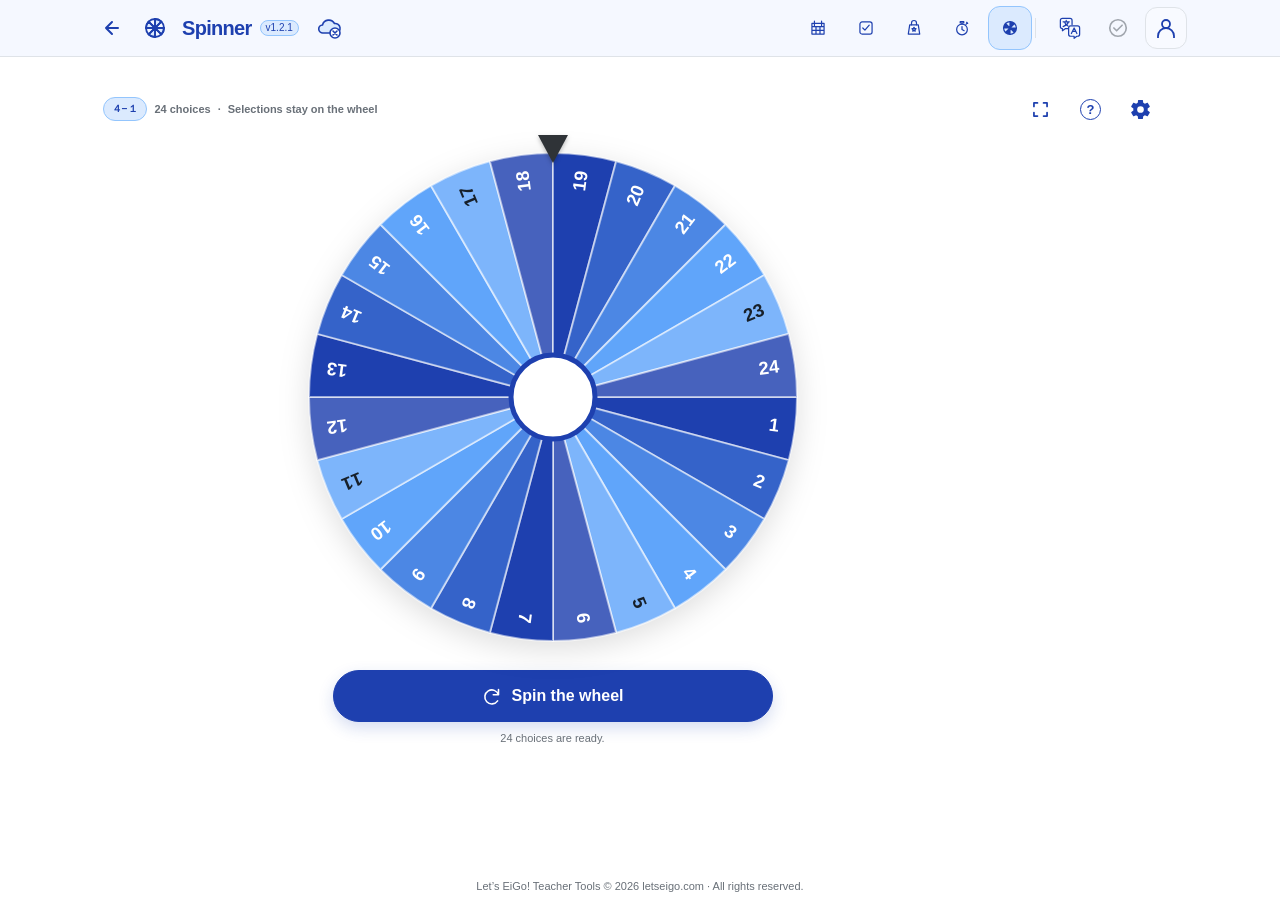
<file: spinner/index.html>
<!DOCTYPE html>
<!--
Spinner Wheel · Teacher Tools
Copyright © 2026 letseigo.com. All rights reserved.

-->
<html lang="en" class="site-scroll-page">
<head>
    <meta charset="UTF-8">
    <meta name="viewport" content="width=device-width, initial-scale=1.0">
    <meta name="color-scheme" content="light dark">
    <meta name="description" content="A classroom-friendly spinner for random numbers, names, and custom choices.">
    <title>Spinner Wheel · Teacher Tools</title>

    <link rel="apple-touch-icon" sizes="180x180" href="../assets/pwa/apple-touch-icon.png">
    <!-- TEACHER-TOOLS:FAVICON:START -->
    <link rel="icon" type="image/svg+xml" href="data:image/svg+xml,%3Csvg%20xmlns%3D%22http%3A%2F%2Fwww.w3.org%2F2000%2Fsvg%22%20viewBox%3D%220%200%2032%2032%22%3E%3Crect%20width%3D%2232%22%20height%3D%2232%22%20rx%3D%227%22%20fill%3D%22%23294f70%22%2F%3E%3Cg%20transform%3D%22translate%282%202%29%22%20fill%3D%22none%22%20stroke%3D%22%23fff%22%20stroke-width%3D%221.7%22%20stroke-linecap%3D%22round%22%20stroke-linejoin%3D%22round%22%3E%3Cpath%20fill%3D%22%23deecf7%22%20stroke%3D%22none%22%20d%3D%22M14%2014V5a9%209%200%200%201%206.36%202.64ZM14%2014h9a9%209%200%200%201-2.64%206.36ZM14%2014v9a9%209%200%200%201-6.36-2.64ZM14%2014H5a9%209%200%200%201%202.64-6.36Z%22%2F%3E%3Ccircle%20cx%3D%2214%22%20cy%3D%2214%22%20r%3D%229%22%2F%3E%3Cpath%20d%3D%22M14%205v18M5%2014h18M7.64%207.64l12.72%2012.72M20.36%207.64%207.64%2020.36%22%2F%3E%3C%2Fg%3E%3C%2Fsvg%3E">
<!-- TEACHER-TOOLS:FAVICON:END -->
        <script src="../assets/js/selfie/schema.js"></script>
<!-- TEACHER-TOOLS:THEME-BOOTSTRAP:START -->
    <script src="../assets/js/theme-bootstrap.js?v=teacher-tools-2026-11-25-sync-warning-1" data-teacher-tools-bootstrap></script>
<!-- TEACHER-TOOLS:THEME-BOOTSTRAP:END -->

    <meta name="teacher-tools-release" content="teacher-tools-2026-11-25-sync-warning-1">
    <link rel="stylesheet" href="../assets/css/foundation.css?v=teacher-tools-2026-11-25-sync-warning-1">
    <link rel="stylesheet" href="../assets/css/site.css?v=teacher-tools-2026-11-25-sync-warning-1">
    <link rel="stylesheet" href="../assets/css/components.css?v=teacher-tools-2026-11-25-sync-warning-1">
    <style>

        /* Spinner visuals remain local; converted shells use shared components. */
        .app-shell:not(.is-presenting) .spinner-controls { grid-column: 1 / -1; }
        .spinner-controls .wheel-summary { margin: 0; justify-content: flex-start; }
        .app-shell:not(.is-presenting) .wheel-card { padding: 0; border: 0; background: transparent; box-shadow: none; }
        .app-shell.is-presenting :is(.spin-button, .button) { border-radius: 999px; }
        @media (max-width: 620px) {
            .spinner-controls .wheel-summary { justify-content: center; }
        }


        @media (min-width: 761px) {
            .app-shell:not(.is-presenting) .wheel-card { display: grid; grid-template-columns: minmax(0, 1fr) var(--app-sidebar-width); column-gap: var(--app-column-gap); align-items: start; }
            .app-shell:not(.is-presenting) .wheel-stage { grid-column: 1; grid-row: 2; }
            .app-shell:not(.is-presenting) .spin-area { display: contents; }
            .app-shell:not(.is-presenting) .spin-button { grid-column: 1; grid-row: 3; width: min(440px, 100%); justify-self: center; margin-top: 13px; }
            .app-shell:not(.is-presenting) .wheel-status { grid-column: 1; grid-row: 4; text-align: center; }
            .app-shell:not(.is-presenting) .round-panel { grid-column: 2; grid-row: 2 / 5; align-self: start; flex-direction: column; margin: 0; text-align: center; border-radius: 16px; }
            .app-shell:not(.is-presenting) .round-panel .button { width: 100%; min-height: 44px; white-space: normal; }
        }

        body[data-tool="spinner"] .page-main { padding-bottom: 12px; }
        @media (min-width: 761px) {
            .app-shell:not(.is-presenting) .wheel-stage { width: min(100%, 520px, max(240px, calc(100dvh - 300px))); }
            .app-shell:not(.is-presenting) .wheel-status { min-height: 0; }
        }

        .icon-button:disabled { opacity: 0.45; cursor: not-allowed; }

        .wheel-card {
            padding: 16px;
            background: var(--panel);
            border: 1px solid var(--line);
            border-radius: 11px;
        }

        .wheel-summary {
            display: flex;
            align-items: center;
            justify-content: center;
            flex-wrap: wrap;
            gap: 7px;
            margin-bottom: 11px;
            color: var(--muted);
            font-size: 11px;
            font-weight: 650;
        }

        .mode-badge {
            max-width: min(220px, 60vw);
            padding: 4px 8px;
            overflow: hidden;
            color: var(--accent);
            background: var(--accent-soft);
            border: 1px solid var(--accent-border);
            border-radius: 999px;
            font-size: 10px;
            font-weight: 800;
            letter-spacing: 0.035em;
            text-transform: uppercase;
            text-overflow: ellipsis;
            white-space: nowrap;
        }

        .wheel-stage {
            position: relative;
            width: min(100%, 520px);
            aspect-ratio: 1;
            margin: 0 auto;
            display: grid;
            place-items: center;
        }

        #wheelCanvas {
            width: 100%;
            height: 100%;
            display: block;
            filter: drop-shadow(0 8px 15px rgba(0, 0, 0, 0.13));
        }

        .wheel-pointer {
            position: absolute;
            z-index: 2;
            top: -2px;
            left: 50%;
            width: 0;
            height: 0;
            border-left: 15px solid transparent;
            border-right: 15px solid transparent;
            border-top: 28px solid var(--text);
            transform: translateX(-50%);
            filter: drop-shadow(0 2px 2px rgba(0, 0, 0, 0.25));
            pointer-events: none;
        }

        .result-card {
            position: absolute;
            z-index: 3;
            inset: 50% auto auto 50%;
            width: min(360px, 80%);
            padding: 18px 20px;
            text-align: center;
            background: color-mix(in srgb, var(--surface) 94%, transparent);
            border: 2px solid var(--accent);
            border-radius: 12px;
            box-shadow: 0 10px 30px rgba(0, 0, 0, 0.22);
            transform: translate(-50%, -50%);
            backdrop-filter: blur(5px);
        }

        .result-card[hidden] { display: none; }
        .result-label { display: block; color: var(--muted); font-size: 12px; font-weight: 800; letter-spacing: 0.09em; text-transform: uppercase; }
        .result-value { display: block; overflow-wrap: anywhere; margin: 7px 0; color: var(--accent); font-size: clamp(34px, 8vw, 54px); line-height: 1.04; }
        .result-detail { display: block; color: var(--muted); font-size: 13px; line-height: 1.35; }

        .spin-area { width: min(440px, 100%); margin: 13px auto 0; text-align: center; }

        .spin-button {
            width: 100%;
            min-height: 52px;
            display: inline-flex;
            align-items: center;
            justify-content: center;
            gap: 9px;
            padding: 11px 20px;
            color: #ffffff;
            background: var(--accent);
            border: 1px solid var(--accent);
            border-radius: 999px;
            font-size: 16px;
            font-weight: 800;
            cursor: pointer;
            box-shadow: 0 6px 16px var(--focus-ring);
        }

        html[data-theme="true-dark"] .spin-button,
        html[data-theme="true-dark"] .button-primary { color: #07101d; }
        .spin-button:hover:not(:disabled) { filter: brightness(1.05); }
        .spin-button:disabled { opacity: 0.48; cursor: not-allowed; box-shadow: none; }
        .spin-icon { width: 1em; height: 1em; flex: 0 0 1em; fill: none; stroke: currentColor; stroke-width: 1.8; stroke-linecap: round; stroke-linejoin: round; font-size: 21px; }

        .wheel-status {
            min-height: 34px;
            margin: 9px 0 0;
            color: var(--muted);
            font-size: 11px;
            line-height: 1.45;
        }

        .wheel-status.error { color: var(--danger); font-weight: 650; }

        .round-panel {
            margin-top: 10px;
            padding: 10px 12px;
            display: flex;
            align-items: center;
            justify-content: space-between;
            gap: 12px;
            text-align: left;
            background: var(--surface);
            border: 1px solid var(--line);
            border-radius: 8px;
        }

        .round-panel[hidden] { display: none; }
        .round-copy { color: var(--muted); font-size: 10.5px; line-height: 1.4; }

        .source-grid,
        .list-editor-grid {
            display: grid;
            grid-template-columns: repeat(2, minmax(0, 1fr));
            gap: 10px;
            margin-bottom: 12px;
        }

        .school-source-note {
            margin: -2px 0 12px;
            color: var(--muted);
            font-size: 11px;
            line-height: 1.45;
        }

        .school-source-note.warning { color: var(--warning-text); }
        .source-grid .settings-select { width: 100%; max-width: none; }
        .number-profile-heading { margin: 0 0 9px; color: var(--text); font-size: 13px; font-weight: 800; }

        .custom-bank {
            display: grid;
            grid-template-columns: minmax(150px, 0.42fr) minmax(0, 1fr);
            gap: 12px;
            align-items: start;
        }

        .custom-list-bank {
            overflow: hidden;
            border: 1px solid var(--line);
            border-radius: 9px;
            background: var(--surface);
        }

        .custom-list-bank-header {
            display: flex;
            align-items: center;
            justify-content: space-between;
            gap: 8px;
            padding: 8px 9px;
            border-bottom: 1px solid var(--line);
        }

        .custom-list-bank-header strong { font-size: 12px; }
        .custom-list-items { display: grid; max-height: 252px; overflow-y: auto; }

        .custom-list-row {
            display: grid;
            grid-template-columns: minmax(0, 1fr) auto;
            align-items: center;
            gap: 4px;
            padding: 4px;
            border-bottom: 1px solid var(--line);
        }

        .custom-list-row:last-child { border-bottom: 0; }
        .custom-list-row.active { background: var(--accent-soft); }

        .custom-list-select {
            min-width: 0;
            padding: 7px 8px;
            overflow: hidden;
            color: var(--text);
            background: transparent;
            border: 0;
            border-radius: 6px;
            font: inherit; font-family: var(--font-ui);
            font-size: 11.5px;
            font-weight: 700;
            text-align: left;
            text-overflow: ellipsis;
            white-space: nowrap;
            cursor: pointer;
        }

        .custom-list-order { display: flex; gap: 2px; }

        .order-button {
            width: 28px;
            height: 28px;
            display: grid;
            place-items: center;
            padding: 0;
            color: var(--accent);
            background: transparent;
            border: 1px solid transparent;
            border-radius: 6px;
            font-size: 14px;
            cursor: pointer;
        }

        .order-button:hover:not(:disabled) { background: var(--panel); border-color: var(--line); }
        .order-button:disabled { opacity: 0.35; cursor: not-allowed; }
        .custom-list-editor { min-width: 0; }
        .custom-list-editor textarea { min-height: 150px; }
        .custom-list-actions { display: flex; justify-content: flex-end; gap: 8px; margin-top: 10px; }

        body.presentation-open { overflow: hidden; }
        body.presentation-open .modal-backdrop { z-index: 700; }

        .app-shell.is-presenting {
            position: fixed;
            z-index: 500;
            inset: 0;
            width: 100vw;
            height: 100dvh;
            max-width: none;
            display: flex;
            flex-direction: column;
            border: 0;
            border-radius: 0;
            box-shadow: none;
        }

        .app-shell.is-presenting .spinner-controls { display: contents; }
        .app-shell.is-presenting #helpOpenButton,
        .app-shell.is-presenting #settingsOpenButton { display: none; }
        .app-shell.is-presenting .app-main { flex: 1 1 auto; min-height: 0; padding: clamp(10px, 2vh, 20px); }

        .app-shell.is-presenting .wheel-card {
            width: 100%;
            height: 100%;
            min-height: 0;
            display: grid;
            grid-template-columns: minmax(0, 1fr) minmax(250px, 34vw);
            grid-template-rows: auto minmax(0, 1fr);
            align-items: center;
            gap: clamp(12px, 2.2vw, 30px);
            padding: clamp(12px, 2vw, 24px);
        }

        .app-shell.is-presenting .wheel-summary {
            grid-column: 2;
            grid-row: 1;
            align-self: end;
            margin: 0;
            font-size: clamp(12px, 1.2vw, 17px);
        }

        .app-shell.is-presenting .mode-badge { font-size: clamp(10px, 1vw, 14px); }

        .app-shell.is-presenting .wheel-stage {
            grid-column: 1;
            grid-row: 1 / span 2;
            width: auto;
            height: 100%;
            max-width: 100%;
            max-height: 100%;
            align-self: center;
            justify-self: center;
        }

        .app-shell.is-presenting .spin-area {
            grid-column: 2;
            grid-row: 2;
            align-self: center;
            width: 100%;
            margin: 0;
        }

        .app-shell.is-presenting .spin-button {
            min-height: clamp(58px, 9vh, 82px);
            font-size: clamp(18px, 2vw, 28px);
        }

        .app-shell.is-presenting .spin-icon { font-size: clamp(24px, 2.7vw, 36px); }
        .app-shell.is-presenting .wheel-status { min-height: 40px; font-size: clamp(12px, 1.15vw, 16px); }
        .app-shell.is-presenting .round-copy { font-size: clamp(11px, 1vw, 14px); }
        .app-shell.is-presenting .result-card { width: min(540px, 84%); padding: clamp(24px, 3vw, 38px); border-width: 3px; }
        .app-shell.is-presenting .result-label { font-size: clamp(14px, 1.35vw, 20px); }
        .app-shell.is-presenting .result-value { margin: 10px 0; font-size: clamp(54px, 7vw, 100px); }
        .app-shell.is-presenting .result-detail { font-size: clamp(14px, 1.35vw, 20px); }

        .button {
            min-height: 40px;
            display: inline-flex;
            align-items: center;
            justify-content: center;
            gap: 7px;
            padding: 9px 14px;
            border: 1px solid var(--accent);
            border-radius: 8px;
            font-size: 12px;
            font-weight: 750;
            text-decoration: none;
            cursor: pointer;
        }

        .button-danger { color: var(--danger); background: var(--surface); border-color: color-mix(in srgb, var(--danger) 50%, var(--line)); }

        .button:disabled { opacity: 0.5; cursor: not-allowed; }
        .button-small { min-height: 34px; padding: 6px 10px; font-size: 10.5px; }

        /* Spinner settings and help dialogs */

        .modal-card {
            width: min(580px, 100%);
            max-height: min(720px, calc(100dvh - 32px));
            overflow: hidden;
            display: flex;
            flex-direction: column;
            background: var(--surface);
            border: 1px solid var(--line);
            border-radius: 12px;
            box-shadow: 0 18px 50px rgba(0, 0, 0, 0.25);
        }

        .mode-choice {
            display: grid;
            grid-template-columns: minmax(0, 1fr) auto minmax(0, 1fr);
            align-items: center;
            gap: 10px;
            padding: 10px 12px;
            background: var(--panel);
            border: 1px solid var(--line);
            border-radius: 9px;
        }

        .mode-choice-label { color: var(--muted); font-size: 12px; font-weight: 750; }
        .mode-choice-label:first-child { text-align: right; }
        .mode-choice-label.active { color: var(--accent); }

        .switch { position: relative; width: 44px; height: 26px; flex: 0 0 44px; }

        .switch-track::after {
            content: "";
            position: absolute;
            top: 3px;
            left: 3px;
            width: 18px;
            height: 18px;
            background: var(--surface);
            border-radius: 50%;
            box-shadow: 0 1px 4px rgba(0, 0, 0, 0.22);
            transition: transform 180ms ease;
        }

        .mode-settings-panel { margin-top: 12px; padding: 13px; background: var(--panel); border: 1px solid var(--line); border-radius: 9px; }
        .mode-settings-panel[hidden] { display: none; }
        .settings-grid { display: grid; grid-template-columns: 1fr 1fr; gap: 11px; }
        .field { min-width: 0; display: grid; gap: 5px; }

        .helper-text { margin: 0; color: var(--muted); font-size: 10.5px; line-height: 1.45; }

        input[type="file"],
        input[type="text"],
        select,
        textarea {
            width: 100%;
            min-height: 40px;
            padding: 8px 10px;
            color: var(--text);
            background: var(--surface);
            border: 1px solid var(--line);
            border-radius: 8px;
        }

        textarea { min-height: 142px; resize: vertical; line-height: 1.45; }
        input:hover, select:hover, textarea:hover { border-color: var(--accent-border); }

        .validation-message { min-height: 16px; margin: 8px 0 0; color: var(--muted); font-size: 10.5px; line-height: 1.4; }
        .validation-message.error { color: var(--danger); font-weight: 650; }
        .validation-message.warning { color: var(--warning-text); }

        .setting-row {
            min-height: 46px;
            display: flex;
            align-items: center;
            justify-content: space-between;
            gap: 14px;
            padding: 6px 0;
        }

        .settings-select { width: min(160px, 44%); flex: 0 0 auto; }
        .settings-button-row { display: flex; flex-wrap: wrap; gap: 8px; margin-top: 10px; }
        .data-status { min-height: 16px; margin: 8px 0 0; color: var(--muted); font-size: 10.5px; line-height: 1.4; }
        .visually-hidden-file { position: absolute; width: 1px; height: 1px; overflow: hidden; clip: rect(0 0 0 0); white-space: nowrap; }

        .privacy-note {
            margin-top: 11px;
            padding: 10px 12px;
            color: var(--warning-text);
            background: var(--warning-bg);
            border: 1px solid var(--warning-border);
            border-radius: 8px;
            font-size: 10.5px;
            line-height: 1.45;
        }

        @media (max-width: 620px) {

            .wheel-card { padding: 11px; }

            .settings-grid { grid-template-columns: 1fr; }
            .source-grid,
            .list-editor-grid,
            .custom-bank { grid-template-columns: 1fr; }
            .custom-list-items { max-height: 170px; }
        }

        @media (orientation: portrait), (max-width: 720px) {
            .app-shell.is-presenting .app-main { padding: 8px; }
            .app-shell.is-presenting .wheel-card {
                grid-template-columns: minmax(0, 1fr);
                grid-template-rows: auto minmax(0, 1fr) auto;
                gap: 8px;
                padding: 9px;
            }
            .app-shell.is-presenting .wheel-summary { grid-column: 1; grid-row: 1; align-self: center; }
            .app-shell.is-presenting .wheel-stage {
                grid-column: 1;
                grid-row: 2;
                width: min(100%, calc(100dvh - 250px));
                height: auto;
                max-height: 100%;
            }
            .app-shell.is-presenting .spin-area { grid-column: 1; grid-row: 3; }
            .app-shell.is-presenting .spin-button { min-height: 54px; font-size: 17px; }
            .app-shell.is-presenting .wheel-status { min-height: 28px; margin-top: 5px; font-size: 11px; }
            .app-shell.is-presenting .round-panel { margin-top: 5px; padding: 7px 9px; }
        }

        @media (max-width: 380px) {

            .wheel-pointer { border-left-width: 12px; border-right-width: 12px; border-top-width: 23px; }
            .round-panel, .setting-row { align-items: flex-start; }
            .round-panel { flex-direction: column; }
            .settings-select { width: 48%; }
            .modal-actions .button { flex: 1 1 auto; }
            .result-card { width: 86%; padding: 15px 16px; }
            .result-value { font-size: clamp(31px, 11vw, 44px); }
        }

        @media (prefers-reduced-motion: reduce) {
            *, *::before, *::after {
                scroll-behavior: auto !important;
                transition-duration: 0.01ms !important;
                animation-duration: 0.01ms !important;
                animation-iteration-count: 1 !important;
            }
        }
    </style>
</head>
<body data-tool="spinner" class="app-page">
    <!-- TEACHER-TOOLS:SITE-HEADER:START -->
    <script src="../assets/js/tools.js?v=teacher-tools-2026-11-25-sync-warning-1" data-teacher-tools-tools></script>
    <script src="../assets/js/toolbar.js?v=teacher-tools-2026-11-25-sync-warning-1" data-teacher-tools-toolbar data-page="spinner"></script>
    <script src="../assets/js/profile.js?v=teacher-tools-2026-11-25-sync-warning-1" data-teacher-tools-profile></script>
<!-- TEACHER-TOOLS:SITE-HEADER:END -->
<div class="site-page-scroll themed-scroll">

    <main class="page-main">
        <div class="app-shell" data-app-version="v1.2.1">
            <header class="app-presentation-header" hidden>
                <div class="app-presentation-identity">
                    <h2 class="app-presentation-title" data-i18n="spinner.title">Spinner Wheel</h2>
                    <span class="app-presentation-version"></span>
                </div>
                <div class="app-presentation-actions"></div>
            </header>

            <div class="app-main">
                <section class="wheel-card" aria-label="Spinner wheel" data-i18n-aria-label="spinner.wheelAria">
                    <div class="spinner-controls app-control-row">
                    <div class="wheel-summary app-control-content" aria-hidden="true">
                        <span id="modeBadge" class="mode-badge">Numbers</span>
                        <span id="choiceCountText">24 choices</span>
                        <span aria-hidden="true">·</span>
                        <span id="selectionBehaviorText">Selections stay on the wheel</span>
                    </div>
                <div class="spinner-actions app-actions">
                    <button type="button" id="presentationButton" class="icon-button" aria-label="Enter presentation mode" aria-pressed="false" title="Presentation mode" data-i18n-aria-label="spinner.presentation.enter" data-i18n-title="spinner.presentation.title">
                        <svg class="presentation-icon" viewBox="0 0 24 24" aria-hidden="true" data-shared-icon="presentation"></svg>
                    </button>
                    <button type="button" id="helpOpenButton" class="icon-button" data-modal-open="helpModal" aria-label="Open Spinner Wheel help" aria-haspopup="dialog" title="Spinner Wheel help" data-i18n-aria-label="spinner.help.open" data-i18n-title="spinner.help.title">
                        <span class="help-button-mark" aria-hidden="true">?</span>
                    </button>
                    <button type="button" id="settingsOpenButton" class="icon-button" data-modal-open="settingsModal" aria-label="Open Spinner Wheel settings" aria-haspopup="dialog" title="Spinner Wheel settings" data-i18n-aria-label="spinner.settings.open" data-i18n-title="spinner.settings.title">
                        <svg class="settings-icon" viewBox="0 0 24 24" aria-hidden="true" data-shared-icon="settings"></svg>
                    </button>
                </div>
                    </div>

                    <div class="wheel-stage">
                        <div class="wheel-pointer" aria-hidden="true"></div>
                        <canvas id="wheelCanvas" width="720" height="720" aria-hidden="true"></canvas>
                        <div id="resultCard" class="result-card" role="status" aria-live="assertive" hidden>
                            <span class="result-label" data-i18n="spinner.selected">Selected</span>
                            <strong id="resultValue" class="result-value"></strong>
                            <span id="resultDetail" class="result-detail"></span>
                        </div>
                    </div>

                    <div class="spin-area">
                        <button type="button" id="spinButton" class="spin-button">
                            <svg class="spin-icon" viewBox="0 0 24 24" aria-hidden="true" data-shared-icon="rotate-right"></svg>
                            <span id="spinButtonText" data-i18n="spinner.spin">Spin the wheel</span>
                        </button>
                        <p id="wheelStatus" class="wheel-status" role="status" aria-live="polite">24 choices are ready.</p>

                        <div id="roundPanel" class="round-panel" hidden>
                            <span id="roundCopy" class="round-copy"></span>
                            <button type="button" id="restoreRoundButton" class="button button-secondary button-small" data-i18n="spinner.restoreAll">Restore all</button>
                        </div>
                    </div>
                </section>
            </div>

        </div>
    </main>
</div>
    <footer class="app-copyright">Let’s EiGo! Teacher Tools © 2026 letseigo.com · All rights reserved.</footer>

    <div id="helpModal" class="modal-backdrop" data-shared-modal aria-hidden="true">
        <section class="modal-card" role="dialog" aria-modal="true" aria-labelledby="helpTitle">
            <header class="modal-header">
                <h2 id="helpTitle" class="modal-title" data-i18n="spinner.help.title">How to use</h2>
                <button type="button" class="close-button" data-modal-close aria-label="Close Spinner Wheel help" data-i18n-aria-label="spinner.help.close">×</button>
            </header>

            <div class="modal-content">
                <div class="help-steps tutorial-steps">
                    <section class="help-step tutorial-step">
                        <span class="tutorial-number" aria-hidden="true">1</span><div><h3 data-i18n="spinner.help.step1Title">Choose your entries</h3>
                        <p data-i18n="spinner.help.step1Body">In Settings, use Numbers for a school/class number range or Custom Choices for a named list. Adjust the entries before spinning.</p>
                        </div>
                    </section>
                    <section class="help-step tutorial-step">
                        <span class="tutorial-number" aria-hidden="true">2</span><div><h3 data-i18n="spinner.help.step2Title">Choose whether results can repeat</h3>
                        <p data-i18n="spinner.help.step2Body">Enable removal in Settings to keep selected entries out for this round. Restore all brings them back; changing entries or reloading also resets the round.</p></div>
                    </section>
                    <section class="help-step tutorial-step">
                        <span class="tutorial-number" aria-hidden="true">3</span><div><h3 data-i18n="spinner.help.step3Title">Spin the wheel</h3>
                        <p data-i18n="spinner.help.step3Body">Press Spin the wheel, then Spin again for another result. Use fullscreen for a larger classroom display.</p></div>
                    </section>
                </div>
            </div>

            <div class="modal-actions">
                <button type="button" class="button button-primary" data-modal-close data-i18n="spinner.done">Done</button>
            </div>
        </section>
    </div>

    <div id="settingsModal" class="modal-backdrop" data-shared-modal aria-hidden="true">
        <section class="modal-card" role="dialog" aria-modal="true" aria-labelledby="settingsTitle">
            <header class="modal-header">
                <h2 id="settingsTitle" class="modal-title" data-i18n="spinner.settings.title">Spinner Wheel settings</h2>
                <button type="button" class="close-button" data-modal-close aria-label="Close Spinner Wheel settings" data-i18n-aria-label="spinner.settings.close">×</button>
            </header>

            <div class="modal-content">
                <section class="settings-section" aria-labelledby="wheelModeHeading">
                    <h3 id="wheelModeHeading" class="settings-heading" data-i18n="spinner.settings.modeTitle">Wheel mode</h3>
                    <p class="settings-help" data-i18n="spinner.settings.modeHelp">Changes update the wheel immediately. Switching modes keeps the other mode's entries for later.</p>

                    <div class="mode-choice">
                        <span id="numbersModeLabel" class="mode-choice-label active" data-i18n="spinner.mode.numbers">Numbers</span>
                        <label class="switch">
                            <input id="modeToggle" type="checkbox" aria-label="Use Custom Choices mode" aria-describedby="wheelModeHeading" data-i18n-aria-label="spinner.mode.customAria">
                            <span class="switch-track" aria-hidden="true"></span>
                        </label>
                        <span id="customModeLabel" class="mode-choice-label" data-i18n="spinner.mode.custom">Custom Choices</span>
                    </div>

                    <div id="numbersSettingsPanel" class="mode-settings-panel">
                        <div class="source-grid">
                            <label class="field">
                                <span class="field-label" data-i18n="spinner.school">School</span>
                                <select id="schoolSelect" class="settings-select"></select>
                            </label>
                            <label class="field">
                                <span class="field-label" data-i18n="spinner.class">Class</span>
                                <select id="classSelect" class="settings-select"></select>
                            </label>
                        </div>
                        <p id="schoolSourceNote" class="school-source-note" data-i18n="spinner.schoolSource">Schools and classes come from Google Class Scheduler.</p>
                        <h4 id="numberProfileHeading" class="number-profile-heading" data-i18n="spinner.numberSet">Number set</h4>
                        <div class="settings-grid">
                            <label class="field">
                                <span class="field-label" data-i18n="spinner.minimum">Minimum</span>
                                <input id="minimumInput" type="text" inputmode="numeric" value="1" autocomplete="off" spellcheck="false">
                            </label>
                            <label class="field">
                                <span class="field-label" data-i18n="spinner.maximum">Maximum</span>
                                <input id="maximumInput" type="text" inputmode="numeric" value="24" autocomplete="off" spellcheck="false">
                            </label>
                            <div class="field field-full">
                                <span class="field-label-row">
                                    <label class="field-label" for="exclusionsInput" data-i18n="spinner.exclusions">Excluded numbers</label>
                                    <button type="button" class="tooltip-trigger" data-tooltip="Enter individual whole numbers separated by commas or spaces. Numbers outside the current range are ignored." aria-label="Help for excluded numbers" data-i18n-tooltip="spinner.exclusionsHelp" data-i18n-aria-label="spinner.exclusionsAria">i</button>
                                </span>
                                <input id="exclusionsInput" type="text" placeholder="For example: 37, 42" autocomplete="off" spellcheck="false" data-i18n-placeholder="spinner.exclusionsPlaceholder">
                                <span class="helper-text" data-i18n="spinner.rangeHelp">The inclusive range may contain up to 100 numbers before exclusions.</span>
                            </div>
                        </div>
                        <div class="settings-button-row">
                            <button type="button" id="useClassSizeButton" class="button button-secondary button-small" data-i18n="spinner.useClassSize">Use saved class size</button>
                        </div>
                        <p id="numberValidation" class="validation-message" role="status"></p>
                    </div>

                    <div id="customSettingsPanel" class="mode-settings-panel" hidden>
                        <div class="custom-bank">
                            <div class="custom-list-bank">
                                <div class="custom-list-bank-header">
                                    <strong data-i18n="spinner.savedLists">Saved lists</strong>
                                    <button type="button" id="addCustomListButton" class="button button-secondary button-small" data-i18n="spinner.add">Add</button>
                                </div>
                                <div id="customListItems" class="custom-list-items" aria-label="Saved custom lists" data-i18n-aria-label="spinner.savedListsAria"></div>
                            </div>
                            <div class="custom-list-editor">
                                <div class="list-editor-grid">
                                    <label class="field field-full">
                                        <span class="field-label" data-i18n="spinner.listName">List name</span>
                                        <input id="customListNameInput" type="text" maxlength="60" autocomplete="off" spellcheck="false">
                                    </label>
                                </div>
                                <div class="field">
                                    <span class="field-label-row">
                                        <label class="field-label" for="customChoicesInput" data-i18n="spinner.choices">Choices</label>
                                        <button type="button" class="tooltip-trigger" data-tooltip="Type or paste one choice per line. Blank lines are ignored, and exact duplicates each receive their own equal slice." aria-label="Help for custom choices" data-i18n-tooltip="spinner.choicesHelp" data-i18n-aria-label="spinner.choicesAria">i</button>
                                    </span>
                                    <textarea id="customChoicesInput" placeholder="Vocabulary word&#10;Short phrase&#10;Discussion prompt" autocomplete="off" spellcheck="false" data-i18n-placeholder="spinner.choicesPlaceholder"></textarea>
                                    <span id="customCountText" class="helper-text">0 of 100 choices</span>
                                </div>
                                <div class="custom-list-actions">
                                    <button type="button" id="deleteCustomListButton" class="button button-danger button-small" data-i18n="spinner.deleteList">Delete list</button>
                                </div>
                            </div>
                        </div>
                        <p id="customValidation" class="validation-message" role="status"></p>
                    </div>
                </section>

                <section class="settings-section" aria-labelledby="roundBehaviorHeading">
                    <h3 id="roundBehaviorHeading" class="settings-heading" data-i18n="spinner.round.title">Round behavior</h3>
                    <div class="setting-row">
                        <span>
                            <span class="setting-label" data-i18n="spinner.round.remove">Remove selections for this round</span>
                            <span class="setting-description" data-i18n="spinner.round.removeHelp">After each spin, take the selected item off the wheel until the round is restored or the page reloads.</span>
                        </span>
                        <label class="switch">
                            <input id="removeAfterSpinInput" type="checkbox" aria-label="Remove selected choices for the current round" data-i18n-aria-label="spinner.round.removeAria">
                            <span class="switch-track" aria-hidden="true"></span>
                        </label>
                    </div>
                </section>

                <section class="settings-section" aria-labelledby="spinBehaviorHeading">
                    <h3 id="spinBehaviorHeading" class="settings-heading" data-i18n="spinner.behavior.title">Spin behavior</h3>
                    <div class="setting-row">
                        <label for="spinLengthInput">
                            <span class="setting-label" data-i18n="spinner.behavior.length">Spin length</span>
                            <span class="setting-description" data-i18n="spinner.behavior.lengthHelp">Choose a quick, standard, dramatic, or suspenseful classroom spin.</span>
                        </label>
                        <select id="spinLengthInput" class="settings-select">
                            <option value="quick" data-i18n="spinner.length.quick">Quick</option>
                            <option value="standard" selected data-i18n="spinner.length.standard">Standard</option>
                            <option value="dramatic" data-i18n="spinner.length.dramatic">Dramatic</option>
                            <option value="suspenseful" data-i18n="spinner.length.suspenseful">Suspenseful</option>
                        </select>
                    </div>
                    <div class="setting-row">
                        <span>
                            <span class="setting-label" data-i18n="spinner.behavior.spinSound">Spinning sound</span>
                            <span class="setting-description" data-i18n="spinner.behavior.spinSoundHelp">Play a mechanical ticking effect while the wheel is moving.</span>
                        </span>
                        <label class="switch">
                            <input id="spinSoundInput" type="checkbox" aria-label="Play a sound while the wheel spins" data-i18n-aria-label="spinner.behavior.spinSoundAria">
                            <span class="switch-track" aria-hidden="true"></span>
                        </label>
                    </div>
                    <div class="setting-row">
                        <span>
                            <span class="setting-label" data-i18n="spinner.behavior.resultSound">Final-selection sound</span>
                            <span class="setting-description" data-i18n="spinner.behavior.resultSoundHelp">Play a short locally generated chime when the wheel stops.</span>
                        </span>
                        <label class="switch">
                            <input id="soundInput" type="checkbox" aria-label="Play a result sound" data-i18n-aria-label="spinner.behavior.resultSoundAria">
                            <span class="switch-track" aria-hidden="true"></span>
                        </label>
                    </div>
                </section>

                <section class="settings-section" aria-labelledby="dataHeading">
                    <h3 id="dataHeading" class="settings-heading" data-i18n="spinner.reset.title">Reset Spinner Wheel</h3>
                    <p class="settings-help" data-i18n="spinner.reset.help">Use Profile → Sync to export or import your saved data across all applets.</p>
                    <div class="settings-button-row">
                        <button type="button" id="resetButton" class="button button-danger button-small" data-i18n="spinner.reset.button">Reset applet</button>
                    </div>
                    <p id="dataStatus" class="data-status" role="status" aria-live="polite"></p>
                </section>
            </div>

            <div class="modal-actions">
                <button type="button" class="button button-primary" data-modal-close data-i18n="spinner.done">Done</button>
            </div>
        </section>
    </div>

    <!-- TEACHER-TOOLS:SHARED-BEHAVIOR:START -->
    <script src="../assets/js/ui.js?v=teacher-tools-2026-11-25-sync-warning-1" data-teacher-tools-ui></script>
<!-- TEACHER-TOOLS:SHARED-BEHAVIOR:END -->

    <!-- Spinner Wheel-specific behavior begins here. -->
    <script>
        (() => {
            "use strict";

            const STORAGE_KEY = "teacherTools.spinnerWheel.state.v1";
            const SCHEDULER_STORAGE_KEY = "classAutomatorData_v3";
            const MAX_CHOICES = 100;
            const TWO_PI = Math.PI * 2;
            const translations = {
                en: {
                    "spinner.meta.title": "Spinner Wheel · Teacher Tools",
                    "spinner.meta.description": "Choose a random number, student, name, or custom choice with a reusable classroom spinner wheel.",
                    "spinner.title": "Spinner Wheel",
                    "spinner.presentation.enter": "Enter presentation mode",
                    "spinner.presentation.exit": "Exit presentation mode",
                    "spinner.presentation.title": "Presentation mode",
                    "spinner.help.open": "Open Spinner Wheel help",
                    "spinner.help.title": "How to use",
                    "spinner.help.close": "Close Spinner Wheel help",
                    "spinner.settings.open": "Open Spinner Wheel settings",
                    "spinner.settings.title": "Spinner Wheel settings",
                    "spinner.settings.close": "Close Spinner Wheel settings",
                    "spinner.wheelAria": "Spinner wheel",
                    "spinner.selected": "Selected",
                    "spinner.spin": "Spin the wheel",
                    "spinner.spinAgain": "Spin again",
                    "spinner.spinning": "Spinning…",
                    "spinner.restoreAll": "Restore all",



                    "spinner.help.step1Title": "Choose your entries",
                    "spinner.help.step1Body": "In Settings, use Numbers for a school/class number range or Custom Choices for a named list. Adjust the entries before spinning.",
                    "spinner.help.step2Title": "Choose whether results can repeat",
                    "spinner.help.step2Body": "Enable removal in Settings to keep selected entries out for this round. Restore all brings them back; changing entries or reloading also resets the round.",
                    "spinner.help.step3Title": "Spin the wheel",
                    "spinner.help.step3Body": "Press Spin the wheel, then Spin again for another result. Use fullscreen for a larger classroom display.",

                    "spinner.done": "Done",
                    "spinner.settings.modeTitle": "Wheel mode",
                    "spinner.settings.modeHelp": "Changes update the wheel immediately. Switching modes keeps the other mode's entries for later.",
                    "spinner.mode.numbers": "Numbers",
                    "spinner.mode.custom": "Custom Choices",
                    "spinner.mode.customAria": "Use Custom Choices mode",
                    "spinner.school": "School",
                    "spinner.class": "Class",
                    "spinner.schoolSource": "Schools and classes come from Google Class Scheduler.",
                    "spinner.numberSet": "Number set",
                    "spinner.generalNumberSet": "General number set",
                    "spinner.numberSetFor": "Number set for {className}",
                    "spinner.noSchools": "No saved schools",
                    "spinner.noClasses": "No saved classes",
                    "spinner.noSchoolsNote": "No Scheduler schools were found. This general number set will remain available until schools and classes are added in Scheduler.",
                    "spinner.classCount": "{school} · {className} has {count} students saved in Scheduler.",
                    "spinner.classNoCount": "{school} · {className} has no student count saved in Scheduler.",
                    "spinner.schoolNoClasses": "{school} has no saved classes.",
                    "spinner.minimum": "Minimum",
                    "spinner.maximum": "Maximum",
                    "spinner.exclusions": "Excluded numbers",
                    "spinner.exclusionsHelp": "Enter individual whole numbers separated by commas or spaces. Numbers outside the current range are ignored.",
                    "spinner.exclusionsAria": "Help for excluded numbers",
                    "spinner.exclusionsPlaceholder": "For example: 37, 42",
                    "spinner.rangeHelp": "The inclusive range may contain up to 100 numbers before exclusions.",
                    "spinner.useClassSize": "Use saved class size",
                    "spinner.useClassSizeCount": "Use saved class size ({count})",
                    "spinner.savedLists": "Saved lists",
                    "spinner.savedListsAria": "Saved custom lists",
                    "spinner.add": "Add",
                    "spinner.listName": "List name",
                    "spinner.choices": "Choices",
                    "spinner.choicesHelp": "Type or paste one choice per line. Blank lines are ignored, and exact duplicates each receive their own equal slice.",
                    "spinner.choicesAria": "Help for custom choices",
                    "spinner.choicesPlaceholder": "Vocabulary word\nShort phrase\nDiscussion prompt",
                    "spinner.deleteList": "Delete list",
                    "spinner.moveUp": "Move up: {name}",
                    "spinner.moveDown": "Move down: {name}",
                    "spinner.round.title": "Round behavior",
                    "spinner.round.remove": "Remove selections for this round",
                    "spinner.round.removeHelp": "After each spin, take the selected item off the wheel until the round is restored or the page reloads.",
                    "spinner.round.removeAria": "Remove selected choices for the current round",
                    "spinner.behavior.title": "Spin behavior",
                    "spinner.behavior.length": "Spin length",
                    "spinner.behavior.lengthHelp": "Choose a quick, standard, dramatic, or suspenseful classroom spin.",
                    "spinner.length.quick": "Quick",
                    "spinner.length.standard": "Standard",
                    "spinner.length.dramatic": "Dramatic",
                    "spinner.length.suspenseful": "Suspenseful",
                    "spinner.behavior.spinSound": "Spinning sound",
                    "spinner.behavior.spinSoundHelp": "Play a mechanical ticking effect while the wheel is moving.",
                    "spinner.behavior.spinSoundAria": "Play a sound while the wheel spins",
                    "spinner.behavior.resultSound": "Final-selection sound",
                    "spinner.behavior.resultSoundHelp": "Play a short locally generated chime when the wheel stops.",
                    "spinner.behavior.resultSoundAria": "Play a result sound",
                    "spinner.reset.title": "Reset Spinner Wheel",
                    "spinner.reset.help": "Use Profile → Sync to export or import your saved data across all applets.",
                    "spinner.reset.button": "Reset applet",
                    "spinner.reset.privacy": "Custom entries may contain student names. Nothing is uploaded, but exported Teacher Tools backup files should still be handled carefully.",
                    "spinner.count": "{count} {count, plural, one {choice} other {choices}}",
                    "spinner.countOne": "{count} choice",
                    "spinner.countMany": "{count} choices",
                    "spinner.customCount": "{count} of {maximum} choices",
                    "spinner.customCountEntered": "{count} of {maximum} choices ({total} entered)",
                    "spinner.selection.remove": "Selections are removed for the round",
                    "spinner.selection.stay": "Selections stay on the wheel",
                    "spinner.round.removedOne": "{count} choice is temporarily removed.",
                    "spinner.round.removedMany": "{count} choices are temporarily removed.",
                    "spinner.status.customEmpty": "Add at least two custom choices in Settings.",
                    "spinner.status.numbersEmpty": "No numbers remain in this range.",
                    "spinner.status.oneRemoved": "One choice remains. Restore the round or change the entries to keep spinning.",
                    "spinner.status.oneOnly": "Add at least one more choice before spinning.",
                    "spinner.status.ready": "{count} choices are ready.",
                    "spinner.status.readyRemoved": "{count} choices are ready; {removed} temporarily removed.",
                    "spinner.status.spinning": "The wheel is spinning.",
                    "spinner.result.removed": "Removed for this round",
                    "spinner.result.available": "Still available on the wheel",
                    "spinner.result.selectedRemoved": "{choice} was selected. It is removed for this round.",
                    "spinner.result.selectedAvailable": "{choice} was selected. It remains available.",
                    "spinner.canvas.empty": "Add choices in Settings",
                    "spinner.error.wholeNumbers": "Minimum and maximum must both be whole numbers.",
                    "spinner.error.minimum": "Minimum cannot be greater than maximum.",
                    "spinner.error.range": "The number range can contain at most {maximum} values before exclusions.",
                    "spinner.error.excludedOne": "Check the excluded value: {values}.",
                    "spinner.error.excludedMany": "Check the excluded values: {values}.",
                    "spinner.warning.excluded": "{count} excluded",
                    "spinner.warning.outside": "{count} outside the range ignored",
                    "spinner.error.customLimit": "Custom Choices supports up to {maximum} non-empty entries.",
                    "spinner.warning.duplicateOne": "{count} duplicate entry has an additional equal slice.",
                    "spinner.warning.duplicateMany": "{count} duplicate entries have an additional equal slice.",
                    "spinner.classSizeUpdated": "Maximum updated to the saved class size of {count}.",
                    "spinner.listLimit": "You can save up to 50 custom lists.",
                    "spinner.deleteConfirm": "Delete the saved list “{name}”?",
                    "spinner.resetConfirm": "Reset Spinner Wheel and delete all saved number overrides, custom lists, and applet settings?",
                    "spinner.resetDone": "Spinner Wheel was reset to its defaults."
                },
                ja: {
                    "spinner.meta.title": "スピナーホイール · Teacher Tools",
                    "spinner.meta.description": "授業で使う数字、生徒、名前、自由入力の項目からランダムに選べる再利用可能なスピナーホイールです。",
                    "spinner.title": "スピナーホイール",
                    "spinner.presentation.enter": "プレゼンテーション表示にする",
                    "spinner.presentation.exit": "プレゼンテーション表示を終了",
                    "spinner.presentation.title": "プレゼンテーション表示",
                    "spinner.help.open": "スピナーホイールの使い方を開く",
                    "spinner.help.title": "使い方",
                    "spinner.help.close": "スピナーホイールの使い方を閉じる",
                    "spinner.settings.open": "スピナーホイール設定を開く",
                    "spinner.settings.title": "スピナーホイール設定",
                    "spinner.settings.close": "スピナーホイール設定を閉じる",
                    "spinner.wheelAria": "スピナーホイール",
                    "spinner.selected": "選ばれた項目",
                    "spinner.spin": "ホイールを回す",
                    "spinner.spinAgain": "もう一度回す",
                    "spinner.spinning": "回転中…",
                    "spinner.restoreAll": "すべて戻す",



                    "spinner.help.step1Title": "項目を選ぶ",
                    "spinner.help.step1Body": "設定で、学校・クラスの番号範囲には「番号」、名前付きリストには「カスタム選択肢」を使います。回す前に項目を調整してください。",
                    "spinner.help.step2Title": "同じ項目を繰り返すか決める",
                    "spinner.help.step2Body": "設定で選択済み項目の除外を有効にすると、そのラウンドでは再び選ばれません。「すべて戻す」で復元できます。項目の変更や再読み込みでもラウンドがリセットされます。",
                    "spinner.help.step3Title": "ホイールを回す",
                    "spinner.help.step3Body": "「ホイールを回す」を押し、次は「もう一度回す」で選びます。教室で大きく表示するには全画面表示を使います。",

                    "spinner.done": "閉じる",
                    "spinner.settings.modeTitle": "ホイールのモード",
                    "spinner.settings.modeHelp": "変更はすぐにホイールへ反映されます。モードを切り替えても、もう一方の項目は後で使えるよう残ります。",
                    "spinner.mode.numbers": "数字",
                    "spinner.mode.custom": "カスタム選択肢",
                    "spinner.mode.customAria": "カスタム選択肢モードを使う",
                    "spinner.school": "学校",
                    "spinner.class": "クラス",
                    "spinner.schoolSource": "学校とクラスはGoogleクラススケジューラーから読み込みます。",
                    "spinner.numberSet": "数字セット",
                    "spinner.generalNumberSet": "共通の数字セット",
                    "spinner.numberSetFor": "{className}の数字セット",
                    "spinner.noSchools": "保存済みの学校はありません",
                    "spinner.noClasses": "保存済みのクラスはありません",
                    "spinner.noSchoolsNote": "スケジューラーに学校が見つかりません。学校とクラスを追加するまでは、この共通の数字セットを使用できます。",
                    "spinner.classCount": "{school} · {className}：スケジューラーに生徒{count}人が保存されています。",
                    "spinner.classNoCount": "{school} · {className}：スケジューラーに生徒数が保存されていません。",
                    "spinner.schoolNoClasses": "{school}には保存済みのクラスがありません。",
                    "spinner.minimum": "最小値",
                    "spinner.maximum": "最大値",
                    "spinner.exclusions": "除外する数字",
                    "spinner.exclusionsHelp": "整数をカンマまたは空白で区切って入力します。現在の範囲外の数字は無視されます。",
                    "spinner.exclusionsAria": "除外する数字のヘルプ",
                    "spinner.exclusionsPlaceholder": "例：37, 42",
                    "spinner.rangeHelp": "除外前の範囲には最大100個の数字を含められます。",
                    "spinner.useClassSize": "保存済みのクラス人数を使う",
                    "spinner.useClassSizeCount": "保存済みのクラス人数を使う（{count}）",
                    "spinner.savedLists": "保存済みリスト",
                    "spinner.savedListsAria": "保存済みカスタムリスト",
                    "spinner.add": "追加",
                    "spinner.listName": "リスト名",
                    "spinner.choices": "選択肢",
                    "spinner.choicesHelp": "1行に1つずつ入力または貼り付けます。空白行は無視され、完全に同じ項目もそれぞれ同じ大きさの区画になります。",
                    "spinner.choicesAria": "カスタム選択肢のヘルプ",
                    "spinner.choicesPlaceholder": "単語\n短いフレーズ\n話し合いのお題",
                    "spinner.deleteList": "リストを削除",
                    "spinner.moveUp": "上へ移動：{name}",
                    "spinner.moveDown": "下へ移動：{name}",
                    "spinner.round.title": "ラウンドの動作",
                    "spinner.round.remove": "このラウンドでは選ばれた項目を外す",
                    "spinner.round.removeHelp": "回すたびに、選ばれた項目をラウンドの復元またはページの再読み込みまでホイールから外します。",
                    "spinner.round.removeAria": "選ばれた項目を現在のラウンドから外す",
                    "spinner.behavior.title": "回転の動作",
                    "spinner.behavior.length": "回転時間",
                    "spinner.behavior.lengthHelp": "短め、標準、ドラマチック、サスペンスから授業向けの回転時間を選びます。",
                    "spinner.length.quick": "短め",
                    "spinner.length.standard": "標準",
                    "spinner.length.dramatic": "ドラマチック",
                    "spinner.length.suspenseful": "サスペンス",
                    "spinner.behavior.spinSound": "回転音",
                    "spinner.behavior.spinSoundHelp": "ホイールの回転中に機械的なクリック音を鳴らします。",
                    "spinner.behavior.spinSoundAria": "ホイールの回転中に音を鳴らす",
                    "spinner.behavior.resultSound": "決定音",
                    "spinner.behavior.resultSoundHelp": "ホイールが止まったときに、この端末で生成した短い音を鳴らします。",
                    "spinner.behavior.resultSoundAria": "結果が決まったときに音を鳴らす",
                    "spinner.reset.title": "スピナーホイールをリセット",
                    "spinner.reset.help": "プロフィールの「同期」から、すべてのアプレットの保存データを書き出しまたは読み込みできます。",
                    "spinner.reset.button": "アプレットをリセット",
                    "spinner.reset.privacy": "カスタム項目には生徒名が含まれる場合があります。アップロードはされませんが、書き出したTeacher Toolsバックアップファイルは慎重に扱ってください。",
                    "spinner.count": "{count}件",
                    "spinner.countOne": "{count}件",
                    "spinner.countMany": "{count}件",
                    "spinner.customCount": "{maximum}件中{count}件",
                    "spinner.customCountEntered": "{maximum}件中{count}件（入力{total}件）",
                    "spinner.selection.remove": "選ばれた項目はラウンドから外れます",
                    "spinner.selection.stay": "選ばれた項目はホイールに残ります",
                    "spinner.round.removedOne": "{count}件を一時的に外しています。",
                    "spinner.round.removedMany": "{count}件を一時的に外しています。",
                    "spinner.status.customEmpty": "設定でカスタム選択肢を2件以上追加してください。",
                    "spinner.status.numbersEmpty": "この範囲に数字が残っていません。",
                    "spinner.status.oneRemoved": "残り1件です。続けて回すには、ラウンドを戻すか項目を変更してください。",
                    "spinner.status.oneOnly": "回す前にもう1件以上追加してください。",
                    "spinner.status.ready": "{count}件の選択肢を回せます。",
                    "spinner.status.readyRemoved": "{count}件の選択肢を回せます（{removed}件を一時的に除外中）。",
                    "spinner.status.spinning": "ホイールを回しています。",
                    "spinner.result.removed": "このラウンドから外しました",
                    "spinner.result.available": "ホイールに残っています",
                    "spinner.result.selectedRemoved": "{choice}が選ばれました。このラウンドから外します。",
                    "spinner.result.selectedAvailable": "{choice}が選ばれました。引き続き選べます。",
                    "spinner.canvas.empty": "設定で選択肢を追加してください",
                    "spinner.error.wholeNumbers": "最小値と最大値には整数を入力してください。",
                    "spinner.error.minimum": "最小値を最大値より大きくすることはできません。",
                    "spinner.error.range": "除外前の数字の範囲は最大{maximum}個です。",
                    "spinner.error.excludedOne": "除外する値を確認してください：{values}。",
                    "spinner.error.excludedMany": "除外する値を確認してください：{values}。",
                    "spinner.warning.excluded": "{count}件を除外",
                    "spinner.warning.outside": "範囲外の{count}件を無視",
                    "spinner.error.customLimit": "カスタム選択肢は空白でない項目を最大{maximum}件まで登録できます。",
                    "spinner.warning.duplicateOne": "重複した項目{count}件にも同じ大きさの区画を割り当てます。",
                    "spinner.warning.duplicateMany": "重複した項目{count}件にも同じ大きさの区画を割り当てます。",
                    "spinner.classSizeUpdated": "最大値を保存済みのクラス人数{count}人に更新しました。",
                    "spinner.listLimit": "カスタムリストは最大50件まで保存できます。",
                    "spinner.deleteConfirm": "保存済みリスト「{name}」を削除しますか？",
                    "spinner.resetConfirm": "スピナーホイールをリセットし、保存済みの数字設定、カスタムリスト、アプレット設定をすべて削除しますか？",
                    "spinner.resetDone": "スピナーホイールを初期設定に戻しました。"
                }
            };
            const { registerTranslations, translate } = window.TeacherToolsUI;
            registerTranslations(translations);
            const t = (key, fallback, replacements) => translate(key, fallback, replacements);
            const DEFAULT_STATE = Object.freeze({
                version: 1,
                mode: "numbers",
                minimum: "1",
                maximum: "24",
                exclusions: "",
                customChoices: "",
                selectedSchoolId: "",
                selectedClassBySchool: {},
                numberProfiles: {},
                legacyNumberProfilePending: false,
                selectedCustomListId: "default-list",
                customLists: [{ id: "default-list", name: "My choices", choices: "" }],
                removeAfterSpin: false,
                spinLength: "standard",
                spinSound: false,
                sound: false
            });

            const canvas = document.getElementById("wheelCanvas");
            const wheelStage = document.querySelector(".wheel-stage");
            const context = canvas.getContext("2d");
            let wheelFontFamily = getComputedStyle(canvas).fontFamily;
            const appShell = document.querySelector(".app-shell");
            const presentationButton = document.getElementById("presentationButton");
            const modeBadge = document.getElementById("modeBadge");
            const choiceCountText = document.getElementById("choiceCountText");
            const selectionBehaviorText = document.getElementById("selectionBehaviorText");
            const resultCard = document.getElementById("resultCard");
            const resultValue = document.getElementById("resultValue");
            const resultDetail = document.getElementById("resultDetail");
            const spinButton = document.getElementById("spinButton");
            const spinButtonText = document.getElementById("spinButtonText");
            const wheelStatus = document.getElementById("wheelStatus");
            const roundPanel = document.getElementById("roundPanel");
            const roundCopy = document.getElementById("roundCopy");
            const restoreRoundButton = document.getElementById("restoreRoundButton");
            const settingsOpenButton = document.getElementById("settingsOpenButton");

            const modeToggle = document.getElementById("modeToggle");
            const numbersModeLabel = document.getElementById("numbersModeLabel");
            const customModeLabel = document.getElementById("customModeLabel");
            const numbersSettingsPanel = document.getElementById("numbersSettingsPanel");
            const customSettingsPanel = document.getElementById("customSettingsPanel");
            const schoolSelect = document.getElementById("schoolSelect");
            const classSelect = document.getElementById("classSelect");
            const schoolSourceNote = document.getElementById("schoolSourceNote");
            const numberProfileHeading = document.getElementById("numberProfileHeading");
            const useClassSizeButton = document.getElementById("useClassSizeButton");
            const minimumInput = document.getElementById("minimumInput");
            const maximumInput = document.getElementById("maximumInput");
            const exclusionsInput = document.getElementById("exclusionsInput");
            const customListItems = document.getElementById("customListItems");
            const addCustomListButton = document.getElementById("addCustomListButton");
            const deleteCustomListButton = document.getElementById("deleteCustomListButton");
            const customListNameInput = document.getElementById("customListNameInput");
            const customChoicesInput = document.getElementById("customChoicesInput");
            const customCountText = document.getElementById("customCountText");
            const numberValidation = document.getElementById("numberValidation");
            const customValidation = document.getElementById("customValidation");
            const removeAfterSpinInput = document.getElementById("removeAfterSpinInput");
            const spinLengthInput = document.getElementById("spinLengthInput");
            const spinSoundInput = document.getElementById("spinSoundInput");
            const soundInput = document.getElementById("soundInput");
            const resetButton = document.getElementById("resetButton");
            const dataStatus = document.getElementById("dataStatus");

            const { storageGet, storageSet } = window.TeacherToolsUI;
            let state = loadState();
            let allEntries = [];
            let activeEntries = [];
            let removedEntryIds = new Set();
            let currentRotation = 0;
            let isSpinning = false;
            let animationFrame = 0;
            let audioContext = null;
            let spinClickBuffer = null;
            let presentationMode = false;
            let presentationUsesFullscreen = false;
            let schedulerSchools = [];
            let schedulerPreferences = {};
            let lastSelectedEntry = null;

            function makeId(prefix) {
                return `${prefix}-${Date.now().toString(36)}-${Math.random().toString(36).slice(2, 8)}`;
            }

            function profileKey(schoolId, className) {
                return JSON.stringify([schoolId || "general", className || "general"]);
            }

            function normalizeNumberProfile(value, fallback = DEFAULT_STATE) {
                const source = value && typeof value === "object" ? value : {};
                return {
                    minimum: typeof source.minimum === "string" ? source.minimum.slice(0, 18) : fallback.minimum,
                    maximum: typeof source.maximum === "string" ? source.maximum.slice(0, 18) : fallback.maximum,
                    exclusions: typeof source.exclusions === "string" ? source.exclusions.slice(0, 1000) : fallback.exclusions
                };
            }

            function normalizeCustomLists(value, legacyChoices) {
                const source = Array.isArray(value) ? value : [];
                const ids = new Set();
                const lists = source.slice(0, 50).flatMap((item, index) => {
                    if (!item || typeof item !== "object") return [];
                    let id = typeof item.id === "string" && item.id && !ids.has(item.id) ? item.id.slice(0, 100) : `list-${index + 1}`;
                    while (ids.has(id)) id = makeId("list");
                    ids.add(id);
                    const name = typeof item.name === "string" && item.name.trim() ? item.name.trim().slice(0, 60) : `List ${index + 1}`;
                    const choices = typeof item.choices === "string" ? item.choices.slice(0, 12000) : "";
                    return [{ id, name, choices }];
                });
                if (lists.length) return lists;
                return [{ id: "default-list", name: "My choices", choices: typeof legacyChoices === "string" ? legacyChoices.slice(0, 12000) : "" }];
            }

            function normalizeState(candidate) {
                const value = candidate && typeof candidate === "object" ? candidate : {};
                const legacyProfile = normalizeNumberProfile(value);
                const numberProfiles = {};
                const hasSavedProfiles = value.numberProfiles && typeof value.numberProfiles === "object" && !Array.isArray(value.numberProfiles);
                if (hasSavedProfiles) {
                    Object.entries(value.numberProfiles).slice(0, 500).forEach(([key, profile]) => {
                        const safeKey = String(key).slice(0, 300);
                        if (!["__proto__", "constructor", "prototype"].includes(safeKey)) {
                            numberProfiles[safeKey] = normalizeNumberProfile(profile, legacyProfile);
                        }
                    });
                }
                if (!numberProfiles[profileKey("general", "general")]) {
                    numberProfiles[profileKey("general", "general")] = legacyProfile;
                }
                const customLists = normalizeCustomLists(value.customLists, value.customChoices);
                const selectedCustomListId = customLists.some(list => list.id === value.selectedCustomListId)
                    ? value.selectedCustomListId
                    : customLists[0].id;
                return {
                    version: 1,
                    mode: value.mode === "custom" ? "custom" : "numbers",
                    minimum: legacyProfile.minimum,
                    maximum: legacyProfile.maximum,
                    exclusions: legacyProfile.exclusions,
                    customChoices: customLists.find(list => list.id === selectedCustomListId).choices,
                    selectedSchoolId: typeof value.selectedSchoolId === "string" ? value.selectedSchoolId.slice(0, 100) : "",
                    selectedClassBySchool: value.selectedClassBySchool && typeof value.selectedClassBySchool === "object" && !Array.isArray(value.selectedClassBySchool)
                        ? Object.fromEntries(Object.entries(value.selectedClassBySchool).slice(0, 100).map(([key, name]) => [String(key).slice(0, 100), String(name).slice(0, 120)]))
                        : {},
                    numberProfiles,
                    legacyNumberProfilePending: Boolean(value.legacyNumberProfilePending) || (!hasSavedProfiles && (
                        legacyProfile.minimum !== DEFAULT_STATE.minimum ||
                        legacyProfile.maximum !== DEFAULT_STATE.maximum ||
                        Boolean(legacyProfile.exclusions.trim())
                    )),
                    selectedCustomListId,
                    customLists,
                    removeAfterSpin: Boolean(value.removeAfterSpin),
                    spinLength: ["quick", "standard", "dramatic", "suspenseful"].includes(value.spinLength) ? value.spinLength : "standard",
                    spinSound: Boolean(value.spinSound),
                    sound: Boolean(value.sound)
                };
            }

            function loadState() {
                const raw = storageGet(STORAGE_KEY);
                if (!raw) return normalizeState(DEFAULT_STATE);
                try {
                    const parsed = JSON.parse(raw);
                    if (parsed.version !== 1) return normalizeState(DEFAULT_STATE);
                    return normalizeState(parsed);
                } catch (error) {
                    return normalizeState(DEFAULT_STATE);
                }
            }

            function saveState() {
                const profile = currentNumberProfile();
                const list = currentCustomList();
                state.minimum = profile.minimum;
                state.maximum = profile.maximum;
                state.exclusions = profile.exclusions;
                state.customChoices = list ? list.choices : "";
                storageSet(STORAGE_KEY, JSON.stringify(state));
            }

            function loadSchedulerSchools() {
                const raw = storageGet(SCHEDULER_STORAGE_KEY);
                schedulerPreferences = {};
                if (!raw) return [];
                try {
                    const parsed = JSON.parse(raw);
                    if (!parsed || parsed.version !== 3 || !Array.isArray(parsed.schools)) return [];
                    schedulerPreferences = parsed.preferences && typeof parsed.preferences === "object" ? parsed.preferences : {};
                    return parsed.schools.flatMap((school, index) => {
                        if (!school || typeof school !== "object") return [];
                        const id = typeof school.id === "string" && school.id ? school.id.slice(0, 100) : `school-${index + 1}`;
                        const name = typeof school.name === "string" && school.name.trim() ? school.name.trim().slice(0, 120) : `School ${index + 1}`;
                        const classes = Array.isArray(school.classes) ? school.classes.map(String).map(value => value.trim()).filter(Boolean).slice(0, 100) : [];
                        const savedCounts = school.studentCounts && typeof school.studentCounts === "object" ? school.studentCounts : {};
                        const studentCounts = {};
                        classes.forEach(className => {
                            const count = Number(savedCounts[className]);
                            if (Number.isInteger(count) && count >= 1 && count <= MAX_CHOICES) studentCounts[className] = count;
                        });
                        return [{ id, name, classes, studentCounts }];
                    });
                } catch (error) {
                    schedulerPreferences = {};
                    return [];
                }
            }

            function selectedSchool() {
                return schedulerSchools.find(school => school.id === state.selectedSchoolId) || null;
            }

            function selectedClassName() {
                const school = selectedSchool();
                if (!school) return "";
                const remembered = state.selectedClassBySchool[school.id] ||
                    (schedulerPreferences.selectedClassBySchool && schedulerPreferences.selectedClassBySchool[school.id]);
                return school.classes.includes(remembered) ? remembered : (school.classes[0] || "");
            }

            function activeProfileKey() {
                const school = selectedSchool();
                const className = selectedClassName();
                return school && className ? profileKey(school.id, className) : profileKey("general", "general");
            }

            function classSizeFor(school = selectedSchool(), className = selectedClassName()) {
                return school && className && Number.isInteger(school.studentCounts[className]) ? school.studentCounts[className] : null;
            }

            function ensureNumberProfile() {
                const key = activeProfileKey();
                if (!state.numberProfiles[key]) {
                    const count = classSizeFor();
                    const legacy = state.numberProfiles[profileKey("general", "general")];
                    state.numberProfiles[key] = state.legacyNumberProfilePending && key !== profileKey("general", "general")
                        ? { ...legacy }
                        : { minimum: "1", maximum: String(count || 24), exclusions: "" };
                    if (key !== profileKey("general", "general")) state.legacyNumberProfilePending = false;
                }
                return state.numberProfiles[key];
            }

            function currentNumberProfile() {
                return ensureNumberProfile();
            }

            function currentCustomList() {
                return state.customLists.find(list => list.id === state.selectedCustomListId) || state.customLists[0] || null;
            }

            function refreshSchoolControls() {
                schedulerSchools = loadSchedulerSchools();
                schoolSelect.replaceChildren();
                classSelect.replaceChildren();

                if (!schedulerSchools.length) {
                    schoolSelect.add(new Option(t("spinner.noSchools", "No saved schools"), ""));
                    classSelect.add(new Option(t("spinner.generalNumberSet", "General number set"), ""));
                    schoolSelect.disabled = true;
                    classSelect.disabled = true;
                    schoolSourceNote.textContent = t("spinner.noSchoolsNote", "No Scheduler schools were found. This general number set will remain available until schools and classes are added in Scheduler.");
                    schoolSourceNote.classList.add("warning");
                    numberProfileHeading.textContent = t("spinner.generalNumberSet", "General number set");
                    useClassSizeButton.disabled = true;
                    return;
                }

                schoolSelect.disabled = false;
                schedulerSchools.forEach(school => schoolSelect.add(new Option(school.name, school.id)));
                if (!schedulerSchools.some(school => school.id === state.selectedSchoolId)) {
                    state.selectedSchoolId = schedulerSchools.some(school => school.id === schedulerPreferences.selectedSchoolId)
                        ? schedulerPreferences.selectedSchoolId
                        : schedulerSchools[0].id;
                }
                schoolSelect.value = state.selectedSchoolId;
                const school = selectedSchool();
                school.classes.forEach(className => classSelect.add(new Option(className, className)));
                const className = selectedClassName();
                if (className) state.selectedClassBySchool[school.id] = className;
                classSelect.disabled = school.classes.length === 0;
                if (className) classSelect.value = className;
                else classSelect.add(new Option(t("spinner.noClasses", "No saved classes"), ""));

                const count = classSizeFor(school, className);
                schoolSourceNote.textContent = className
                    ? count
                        ? t("spinner.classCount", "{school} · {className} has {count} students saved in Scheduler.", { school: school.name, className, count })
                        : t("spinner.classNoCount", "{school} · {className} has no student count saved in Scheduler.", { school: school.name, className })
                    : t("spinner.schoolNoClasses", "{school} has no saved classes.", { school: school.name });
                schoolSourceNote.classList.toggle("warning", !className || !count);
                numberProfileHeading.textContent = className
                    ? t("spinner.numberSetFor", "Number set for {className}", { className })
                    : t("spinner.generalNumberSet", "General number set");
                useClassSizeButton.disabled = !count;
                useClassSizeButton.textContent = count
                    ? t("spinner.useClassSizeCount", "Use saved class size ({count})", { count })
                    : t("spinner.useClassSize", "Use saved class size");
            }

            function syncNumberInputsFromProfile() {
                const profile = currentNumberProfile();
                minimumInput.value = profile.minimum;
                maximumInput.value = profile.maximum;
                exclusionsInput.value = profile.exclusions;
            }

            function syncCustomEditor() {
                const list = currentCustomList();
                customListNameInput.value = list ? list.name : "";
                customChoicesInput.value = list ? list.choices : "";
                customListNameInput.disabled = !list;
                customChoicesInput.disabled = !list;
                deleteCustomListButton.disabled = !list;
            }

            function renderCustomListBank() {
                customListItems.replaceChildren();
                state.customLists.forEach((list, index) => {
                    const row = document.createElement("div");
                    row.className = "custom-list-row";
                    row.classList.toggle("active", list.id === state.selectedCustomListId);

                    const selectButton = document.createElement("button");
                    selectButton.type = "button";
                    selectButton.className = "custom-list-select";
                    selectButton.textContent = list.name;
                    selectButton.setAttribute("aria-pressed", String(list.id === state.selectedCustomListId));
                    selectButton.addEventListener("click", () => selectCustomList(list.id));

                    const order = document.createElement("span");
                    order.className = "custom-list-order";
                    [["↑", -1, "spinner.moveUp"], ["↓", 1, "spinner.moveDown"]].forEach(([symbol, offset, labelKey]) => {
                        const button = document.createElement("button");
                        button.type = "button";
                        button.className = "order-button";
                        button.textContent = symbol;
                        button.setAttribute("aria-label", t(labelKey, translations.en[labelKey], { name: list.name }));
                        button.disabled = index + offset < 0 || index + offset >= state.customLists.length;
                        button.addEventListener("click", () => moveCustomList(list.id, offset));
                        order.appendChild(button);
                    });
                    row.append(selectButton, order);
                    customListItems.appendChild(row);
                });
            }

            function selectCustomList(id) {
                if (!state.customLists.some(list => list.id === id)) return;
                state.selectedCustomListId = id;
                renderCustomListBank();
                syncCustomEditor();
                saveState();
                refreshWheel({ resetRound: true, clearSelection: true });
            }

            function moveCustomList(id, offset) {
                const index = state.customLists.findIndex(list => list.id === id);
                const target = index + offset;
                if (index < 0 || target < 0 || target >= state.customLists.length) return;
                [state.customLists[index], state.customLists[target]] = [state.customLists[target], state.customLists[index]];
                saveState();
                renderCustomListBank();
            }

            function syncControlsFromState() {
                modeToggle.checked = state.mode === "custom";
                refreshSchoolControls();
                syncNumberInputsFromProfile();
                renderCustomListBank();
                syncCustomEditor();
                removeAfterSpinInput.checked = state.removeAfterSpin;
                spinLengthInput.value = state.spinLength;
                spinSoundInput.checked = state.spinSound;
                soundInput.checked = state.sound;
                updateModePresentation();
            }

            function updateModePresentation() {
                const custom = state.mode === "custom";
                numbersSettingsPanel.hidden = custom;
                customSettingsPanel.hidden = !custom;
                numbersModeLabel.classList.toggle("active", !custom);
                customModeLabel.classList.toggle("active", custom);
                const list = currentCustomList();
                const className = selectedClassName();
                modeBadge.textContent = custom
                    ? (list ? list.name : t("spinner.mode.custom", "Custom Choices"))
                    : (className || t("spinner.mode.numbers", "Numbers"));
            }

            function parseInteger(value) {
                const trimmed = String(value).trim();
                if (!/^[+-]?\d+$/.test(trimmed)) return null;
                const parsed = Number(trimmed);
                return Number.isSafeInteger(parsed) ? parsed : null;
            }

            function parseNumberEntries() {
                const profile = currentNumberProfile();
                const minimum = parseInteger(profile.minimum);
                const maximum = parseInteger(profile.maximum);
                if (minimum === null || maximum === null) {
                    return { entries: [], error: t("spinner.error.wholeNumbers", "Minimum and maximum must both be whole numbers."), warning: "" };
                }
                if (minimum > maximum) {
                    return { entries: [], error: t("spinner.error.minimum", "Minimum cannot be greater than maximum."), warning: "" };
                }

                const rangeSize = maximum - minimum + 1;
                if (!Number.isSafeInteger(rangeSize) || rangeSize > MAX_CHOICES) {
                    return { entries: [], error: t("spinner.error.range", "The number range can contain at most {maximum} values before exclusions.", { maximum: MAX_CHOICES }), warning: "" };
                }

                const tokens = profile.exclusions.trim() ? profile.exclusions.trim().split(/[\s,]+/).filter(Boolean) : [];
                const parsedExclusions = [];
                const invalidTokens = [];
                tokens.forEach(token => {
                    const number = parseInteger(token);
                    if (number === null) invalidTokens.push(token);
                    else parsedExclusions.push(number);
                });

                if (invalidTokens.length) {
                    const key = invalidTokens.length === 1 ? "spinner.error.excludedOne" : "spinner.error.excludedMany";
                    return { entries: [], error: t(key, translations.en[key], { values: invalidTokens.slice(0, 3).join(", ") }), warning: "" };
                }

                const excludedInRange = new Set(parsedExclusions.filter(number => number >= minimum && number <= maximum));
                const ignoredCount = parsedExclusions.filter(number => number < minimum || number > maximum).length;
                const entries = [];
                for (let number = minimum; number <= maximum; number += 1) {
                    if (!excludedInRange.has(number)) entries.push({ id: `number:${number}`, label: String(number) });
                }

                const warningParts = [];
                if (excludedInRange.size) warningParts.push(t("spinner.warning.excluded", "{count} excluded", { count: excludedInRange.size }));
                if (ignoredCount) warningParts.push(t("spinner.warning.outside", "{count} outside the range ignored", { count: ignoredCount }));
                return { entries, error: "", warning: warningParts.join(" · ") };
            }

            function parseCustomEntries() {
                const list = currentCustomList();
                const choices = (list ? list.choices : "")
                    .split(/\r?\n/)
                    .map(choice => choice.trim())
                    .filter(Boolean);
                const lowerCounts = new Map();
                choices.forEach(choice => {
                    const key = choice.toLocaleLowerCase();
                    lowerCounts.set(key, (lowerCounts.get(key) || 0) + 1);
                });
                const duplicateCount = Array.from(lowerCounts.values()).reduce((total, count) => total + Math.max(0, count - 1), 0);
                const entries = choices.slice(0, MAX_CHOICES).map((label, index) => ({ id: `custom:${index}:${label}`, label }));
                const error = choices.length > MAX_CHOICES
                    ? t("spinner.error.customLimit", "Custom Choices supports up to {maximum} non-empty entries.", { maximum: MAX_CHOICES })
                    : "";
                const duplicateKey = duplicateCount === 1 ? "spinner.warning.duplicateOne" : "spinner.warning.duplicateMany";
                const warning = !error && duplicateCount ? t(duplicateKey, translations.en[duplicateKey], { count: duplicateCount }) : "";
                return { entries: error ? [] : entries, error, warning, total: choices.length };
            }

            function getParsedEntries() {
                return state.mode === "custom" ? parseCustomEntries() : parseNumberEntries();
            }

            function setValidation(element, message, type = "") {
                element.textContent = message;
                element.classList.toggle("error", type === "error");
                element.classList.toggle("warning", type === "warning");
            }

            function clearResult() {
                resultCard.hidden = true;
                resultValue.textContent = "";
                resultDetail.textContent = "";
                lastSelectedEntry = null;
            }

            function refreshWheel({ resetRound = false, clearSelection = false } = {}) {
                if (resetRound) removedEntryIds.clear();
                if (clearSelection || resetRound) clearResult();

                updateModePresentation();
                const parsed = getParsedEntries();
                allEntries = parsed.entries;
                activeEntries = allEntries.filter(entry => !removedEntryIds.has(entry.id));

                const customParsed = parseCustomEntries();
                const customCountKey = customParsed.total > MAX_CHOICES ? "spinner.customCountEntered" : "spinner.customCount";
                customCountText.textContent = t(customCountKey, translations.en[customCountKey], {
                    count: Math.min(customParsed.total, MAX_CHOICES), maximum: MAX_CHOICES, total: customParsed.total
                });
                setValidation(numberValidation, state.mode === "numbers" ? (parsed.error || parsed.warning) : "", parsed.error ? "error" : parsed.warning ? "warning" : "");
                setValidation(customValidation, state.mode === "custom" ? (parsed.error || parsed.warning) : "", parsed.error ? "error" : parsed.warning ? "warning" : "");

                const choiceCountKey = activeEntries.length === 1 ? "spinner.countOne" : "spinner.countMany";
                choiceCountText.textContent = t(choiceCountKey, translations.en[choiceCountKey], { count: activeEntries.length });
                selectionBehaviorText.textContent = state.removeAfterSpin
                    ? t("spinner.selection.remove", "Selections are removed for the round")
                    : t("spinner.selection.stay", "Selections stay on the wheel");

                roundPanel.hidden = removedEntryIds.size === 0;
                const removedKey = removedEntryIds.size === 1 ? "spinner.round.removedOne" : "spinner.round.removedMany";
                roundCopy.textContent = t(removedKey, translations.en[removedKey], { count: removedEntryIds.size });

                const error = parsed.error;
                wheelStatus.classList.toggle("error", Boolean(error));
                if (error) {
                    wheelStatus.textContent = error;
                } else if (activeEntries.length === 0) {
                    wheelStatus.textContent = state.mode === "custom"
                        ? t("spinner.status.customEmpty", "Add at least two custom choices in Settings.")
                        : t("spinner.status.numbersEmpty", "No numbers remain in this range.");
                } else if (activeEntries.length === 1) {
                    wheelStatus.textContent = removedEntryIds.size
                        ? t("spinner.status.oneRemoved", "One choice remains. Restore the round or change the entries to keep spinning.")
                        : t("spinner.status.oneOnly", "Add at least one more choice before spinning.");
                } else {
                    const readyKey = removedEntryIds.size ? "spinner.status.readyRemoved" : "spinner.status.ready";
                    wheelStatus.textContent = t(readyKey, translations.en[readyKey], {
                        count: activeEntries.length, removed: removedEntryIds.size
                    });
                }

                spinButton.disabled = isSpinning || Boolean(error) || activeEntries.length < 2;
                settingsOpenButton.disabled = isSpinning;
                restoreRoundButton.disabled = isSpinning;
                drawWheel(currentRotation, activeEntries);
            }

            function readEntryControls() {
                state.mode = modeToggle.checked ? "custom" : "numbers";
                const profile = currentNumberProfile();
                profile.minimum = minimumInput.value;
                profile.maximum = maximumInput.value;
                profile.exclusions = exclusionsInput.value;
                const list = currentCustomList();
                if (list) {
                    list.name = customListNameInput.value.trim().slice(0, 60) || "Untitled list";
                    list.choices = customChoicesInput.value;
                }
                saveState();
                renderCustomListBank();
                refreshWheel({ resetRound: true, clearSelection: true });
            }

            function readPreferenceControls() {
                state.removeAfterSpin = removeAfterSpinInput.checked;
                state.spinLength = spinLengthInput.value;
                state.spinSound = spinSoundInput.checked;
                state.sound = soundInput.checked;
                saveState();
                refreshWheel();
            }

            function parseColor(value) {
                const text = value.trim();
                const hex = text.match(/^#([0-9a-f]{6})$/i);
                if (hex) {
                    const number = Number.parseInt(hex[1], 16);
                    return [(number >> 16) & 255, (number >> 8) & 255, number & 255];
                }
                const rgb = text.match(/rgba?\(\s*([\d.]+)[, ]+\s*([\d.]+)[, ]+\s*([\d.]+)/i);
                return rgb ? [Number(rgb[1]), Number(rgb[2]), Number(rgb[3])] : [30, 64, 175];
            }

            function mixColor(first, second, amount) {
                return first.map((channel, index) => Math.round(channel + (second[index] - channel) * amount));
            }

            function colorString(color) {
                return `rgb(${color[0]}, ${color[1]}, ${color[2]})`;
            }

            function contrastColor(color) {
                const [red, green, blue] = color.map(channel => {
                    const normalized = channel / 255;
                    return normalized <= 0.03928 ? normalized / 12.92 : Math.pow((normalized + 0.055) / 1.055, 2.4);
                });
                return 0.2126 * red + 0.7152 * green + 0.0722 * blue > 0.43 ? "#17202a" : "#ffffff";
            }

            function getWheelPalette() {
                const styles = getComputedStyle(document.documentElement);
                const accent = parseColor(styles.getPropertyValue("--accent"));
                const secondary = parseColor(styles.getPropertyValue("--accent-secondary"));
                const surface = parseColor(styles.getPropertyValue("--surface"));
                return [
                    accent,
                    mixColor(accent, secondary, 0.35),
                    mixColor(accent, secondary, 0.7),
                    secondary,
                    mixColor(secondary, surface, 0.18),
                    mixColor(accent, surface, 0.18)
                ];
            }

            function truncateLabel(label, count) {
                const limit = count <= 8 ? 24 : count <= 12 ? 20 : count <= 24 ? 18 : count <= 40 ? 14 : 8;
                return label.length > limit ? `${label.slice(0, Math.max(1, limit - 1))}…` : label;
            }

            function wheelLabelFontSize(label, count, radius, slice) {
                const densityScale = count <= 8 ? 0.12 : count <= 12 ? 0.1 : count <= 24 ? 0.075 : count <= 40 ? 0.06 : 0.04;
                const radialLimit = radius * 0.64;
                const arcLimit = Math.max(radius * 0.018, radius * 0.78 * slice * 0.84);
                let fontSize = Math.min(radius * densityScale, arcLimit);
                const minimum = radius * 0.024;
                const maximum = radius * 0.13;
                fontSize = Math.max(minimum, Math.min(maximum, fontSize));

                context.font = `750 ${fontSize}px ${wheelFontFamily}`;
                const measuredWidth = context.measureText(label).width;
                if (measuredWidth > radialLimit) fontSize *= radialLimit / measuredWidth;
                return Math.max(minimum, fontSize);
            }

            function resizeCanvas() {
                const bounds = wheelStage.getBoundingClientRect();
                const cssSize = Math.max(1, Math.floor(Math.min(bounds.width, bounds.height || bounds.width)));
                const density = Math.min(window.devicePixelRatio || 1, 2);
                const pixelSize = Math.max(360, Math.round(cssSize * density));
                if (canvas.width !== pixelSize || canvas.height !== pixelSize) {
                    canvas.width = pixelSize;
                    canvas.height = pixelSize;
                }
                drawWheel(currentRotation, activeEntries);
            }

            function drawWheel(rotation, entries) {
                wheelFontFamily = getComputedStyle(canvas).fontFamily;
                const size = canvas.width;
                const center = size / 2;
                const radius = center - 16;
                context.clearRect(0, 0, size, size);

                if (!entries.length) {
                    const styles = getComputedStyle(document.documentElement);
                    context.beginPath();
                    context.arc(center, center, radius, 0, TWO_PI);
                    context.fillStyle = styles.getPropertyValue("--panel");
                    context.fill();
                    context.lineWidth = 5;
                    context.strokeStyle = styles.getPropertyValue("--line");
                    context.stroke();
                    context.fillStyle = styles.getPropertyValue("--muted");
                    context.font = `700 24px ${wheelFontFamily}`;
                    context.textAlign = "center";
                    context.textBaseline = "middle";
                    context.fillText(t("spinner.canvas.empty", "Add choices in Settings"), center, center);
                    return;
                }

                const palette = getWheelPalette();
                const slice = TWO_PI / entries.length;
                const showLabels = entries.length <= 60;
                const canvasScale = canvas.width / Math.max(1, canvas.getBoundingClientRect().width);
                const outerPadding = 16 * canvasScale;
                entries.forEach((entry, index) => {
                    const start = rotation + index * slice;
                    const end = start + slice;
                    const color = palette[index % palette.length];
                    context.beginPath();
                    context.moveTo(center, center);
                    context.arc(center, center, radius, start, end);
                    context.closePath();
                    context.fillStyle = colorString(color);
                    context.fill();
                    context.lineWidth = entries.length > 55 ? 1 : 2;
                    context.strokeStyle = "rgba(255, 255, 255, 0.55)";
                    context.stroke();

                    if (!showLabels) return;
                    const middle = start + slice / 2;
                    context.save();
                    context.translate(center, center);
                    context.rotate(middle);
                    context.translate(radius - outerPadding, 0);
                    const displayLabel = truncateLabel(entry.label, entries.length);
                    const fontSize = wheelLabelFontSize(displayLabel, entries.length, radius, slice);
                    context.fillStyle = contrastColor(color);
                    context.font = `750 ${fontSize}px ${wheelFontFamily}`;
                    context.textAlign = "right";
                    context.textBaseline = "middle";
                    context.fillText(displayLabel, 0, 0);
                    context.restore();
                });

                const styles = getComputedStyle(document.documentElement);
                context.beginPath();
                context.arc(center, center, Math.max(42, radius * 0.12), 0, TWO_PI);
                context.fillStyle = styles.getPropertyValue("--surface");
                context.fill();
                context.lineWidth = 5;
                context.strokeStyle = styles.getPropertyValue("--accent");
                context.stroke();
            }

            function randomIndex(maximum) {
                if (maximum <= 1) return 0;
                if (window.crypto && typeof window.crypto.getRandomValues === "function") {
                    const limit = Math.floor(0x100000000 / maximum) * maximum;
                    const values = new Uint32Array(1);
                    do window.crypto.getRandomValues(values); while (values[0] >= limit);
                    return values[0] % maximum;
                }
                return Math.floor(Math.random() * maximum);
            }

            function reducedMotionRequested() {
                return window.matchMedia("(prefers-reduced-motion: reduce)").matches;
            }

            function spinDuration() {
                if (reducedMotionRequested()) return 180;
                return { quick: 1700, standard: 3500, dramatic: 5500, suspenseful: 8500 }[state.spinLength] || 3500;
            }

            async function prepareAudio() {
                if (!state.sound && !state.spinSound) return false;
                const AudioContext = window.AudioContext || window.webkitAudioContext;
                if (!AudioContext) return false;
                if (!audioContext) audioContext = new AudioContext();
                try {
                    if (audioContext.state === "suspended") await audioContext.resume();
                    return audioContext.state === "running";
                } catch (error) {
                    return false;
                }
            }

            function getSpinClickBuffer() {
                if (spinClickBuffer) return spinClickBuffer;
                const length = Math.max(1, Math.floor(audioContext.sampleRate * 0.028));
                const buffer = audioContext.createBuffer(1, length, audioContext.sampleRate);
                const data = buffer.getChannelData(0);
                for (let index = 0; index < length; index += 1) {
                    const decay = Math.pow(1 - index / length, 3);
                    data[index] = (Math.random() * 2 - 1) * decay;
                }
                spinClickBuffer = buffer;
                return buffer;
            }

            function playSpinningSound(duration) {
                if (!state.spinSound || !audioContext || audioContext.state !== "running" || duration < 500) return;
                try {
                    const startedAt = audioContext.currentTime;
                    const durationSeconds = duration / 1000;
                    const clickBuffer = getSpinClickBuffer();
                    let elapsed = 0;

                    while (elapsed < durationSeconds - 0.08) {
                        const progress = elapsed / durationSeconds;
                        const source = audioContext.createBufferSource();
                        const filter = audioContext.createBiquadFilter();
                        const gain = audioContext.createGain();
                        const tickTime = startedAt + elapsed;
                        source.buffer = clickBuffer;
                        filter.type = "bandpass";
                        filter.frequency.value = 950 - progress * 350;
                        filter.Q.value = 0.8;
                        gain.gain.value = 0.12;
                        source.connect(filter).connect(gain).connect(audioContext.destination);
                        source.start(tickTime);
                        elapsed += 0.07 + 0.18 * Math.pow(progress, 2.1);
                    }
                } catch (error) {
                    // Spinning sound is optional and must never block the wheel.
                }
            }

            function playResultSound() {
                if (!state.sound || !audioContext) return;
                try {
                    const now = audioContext.currentTime;
                    [523.25, 659.25].forEach((frequency, index) => {
                        const oscillator = audioContext.createOscillator();
                        const gain = audioContext.createGain();
                        oscillator.type = "sine";
                        oscillator.frequency.value = frequency;
                        gain.gain.setValueAtTime(0.0001, now + index * 0.11);
                        gain.gain.exponentialRampToValueAtTime(0.13, now + index * 0.11 + 0.015);
                        gain.gain.exponentialRampToValueAtTime(0.0001, now + index * 0.11 + 0.24);
                        oscillator.connect(gain).connect(audioContext.destination);
                        oscillator.start(now + index * 0.11);
                        oscillator.stop(now + index * 0.11 + 0.25);
                    });
                } catch (error) {
                    // Sound is optional and must never block the wheel.
                }
            }

            function finishSpin(selectedEntry, entriesAtStart, finalRotation) {
                currentRotation = ((finalRotation % TWO_PI) + TWO_PI) % TWO_PI;
                isSpinning = false;
                lastSelectedEntry = selectedEntry;
                spinButtonText.textContent = t("spinner.spinAgain", "Spin again");
                resultValue.textContent = selectedEntry.label;

                if (state.removeAfterSpin) {
                    removedEntryIds.add(selectedEntry.id);
                    resultDetail.textContent = t("spinner.result.removed", "Removed for this round");
                } else {
                    resultDetail.textContent = t("spinner.result.available", "Still available on the wheel");
                }
                resultCard.hidden = false;
                playResultSound();

                refreshWheel();
                const selectedKey = state.removeAfterSpin ? "spinner.result.selectedRemoved" : "spinner.result.selectedAvailable";
                wheelStatus.textContent = t(selectedKey, translations.en[selectedKey], { choice: selectedEntry.label });
                window.setTimeout(() => {
                    if (!isSpinning) drawWheel(currentRotation, activeEntries);
                }, 450);
            }

            async function spinWheel() {
                if (isSpinning || activeEntries.length < 2) return;
                await prepareAudio();
                const entriesAtStart = activeEntries.slice();
                const selectedIndex = randomIndex(entriesAtStart.length);
                const selectedEntry = entriesAtStart[selectedIndex];
                const slice = TWO_PI / entriesAtStart.length;
                const desired = -Math.PI / 2 - (selectedIndex + 0.5) * slice;
                const normalizedCurrent = ((currentRotation % TWO_PI) + TWO_PI) % TWO_PI;
                const normalizedDesired = ((desired % TWO_PI) + TWO_PI) % TWO_PI;
                const forwardToTarget = (normalizedDesired - normalizedCurrent + TWO_PI) % TWO_PI;
                const turns = 5 + randomIndex(3);
                const startRotation = currentRotation;
                const finalRotation = currentRotation + turns * TWO_PI + forwardToTarget;
                const duration = spinDuration();
                const startedAt = performance.now();

                isSpinning = true;
                clearResult();
                spinButton.disabled = true;
                settingsOpenButton.disabled = true;
                restoreRoundButton.disabled = true;
                spinButtonText.textContent = t("spinner.spinning", "Spinning…");
                wheelStatus.classList.remove("error");
                wheelStatus.textContent = t("spinner.status.spinning", "The wheel is spinning.");
                playSpinningSound(duration);

                cancelAnimationFrame(animationFrame);
                function animate(now) {
                    const progress = Math.min(1, (now - startedAt) / duration);
                    const eased = 1 - Math.pow(1 - progress, 5);
                    currentRotation = startRotation + (finalRotation - startRotation) * eased;
                    drawWheel(currentRotation, entriesAtStart);
                    if (progress < 1) {
                        animationFrame = requestAnimationFrame(animate);
                    } else {
                        finishSpin(selectedEntry, entriesAtStart, finalRotation);
                    }
                }
                animationFrame = requestAnimationFrame(animate);
            }

            [minimumInput, maximumInput, exclusionsInput, customListNameInput, customChoicesInput].forEach(input => {
                input.addEventListener("input", readEntryControls);
            });

            modeToggle.addEventListener("change", readEntryControls);
            schoolSelect.addEventListener("change", () => {
                state.selectedSchoolId = schoolSelect.value;
                refreshSchoolControls();
                syncNumberInputsFromProfile();
                saveState();
                refreshWheel({ resetRound: true, clearSelection: true });
            });
            classSelect.addEventListener("change", () => {
                const school = selectedSchool();
                if (school) state.selectedClassBySchool[school.id] = classSelect.value;
                refreshSchoolControls();
                syncNumberInputsFromProfile();
                saveState();
                refreshWheel({ resetRound: true, clearSelection: true });
            });
            useClassSizeButton.addEventListener("click", () => {
                const count = classSizeFor();
                if (!count) return;
                const profile = currentNumberProfile();
                profile.maximum = String(count);
                syncNumberInputsFromProfile();
                saveState();
                refreshWheel({ resetRound: true, clearSelection: true });
                numberValidation.textContent = t("spinner.classSizeUpdated", "Maximum updated to the saved class size of {count}.", { count });
            });
            addCustomListButton.addEventListener("click", () => {
                if (state.customLists.length >= 50) {
                    setValidation(customValidation, t("spinner.listLimit", "You can save up to 50 custom lists."), "error");
                    return;
                }
                const list = { id: makeId("list"), name: `List ${state.customLists.length + 1}`, choices: "" };
                state.customLists.push(list);
                state.selectedCustomListId = list.id;
                saveState();
                renderCustomListBank();
                syncCustomEditor();
                refreshWheel({ resetRound: true, clearSelection: true });
                customListNameInput.focus();
                customListNameInput.select();
            });
            deleteCustomListButton.addEventListener("click", () => {
                const list = currentCustomList();
                if (!list) return;
                if (!window.confirm(t("spinner.deleteConfirm", "Delete the saved list “{name}”?", { name: list.name }))) return;
                const index = state.customLists.findIndex(item => item.id === list.id);
                state.customLists.splice(index, 1);
                if (!state.customLists.length) {
                    state.customLists.push({ id: makeId("list"), name: "My choices", choices: "" });
                }
                state.selectedCustomListId = state.customLists[Math.min(index, state.customLists.length - 1)].id;
                saveState();
                renderCustomListBank();
                syncCustomEditor();
                refreshWheel({ resetRound: true, clearSelection: true });
            });
            [removeAfterSpinInput, spinLengthInput, spinSoundInput, soundInput].forEach(input => {
                input.addEventListener("change", readPreferenceControls);
            });

            function updatePresentationButton() {
                presentationButton.setAttribute("aria-pressed", String(presentationMode));
                presentationButton.setAttribute("aria-label", presentationMode
                    ? t("spinner.presentation.exit", "Exit presentation mode")
                    : t("spinner.presentation.enter", "Enter presentation mode"));
                presentationButton.title = presentationMode
                    ? t("spinner.presentation.exit", "Exit presentation mode")
                    : t("spinner.presentation.title", "Presentation mode");
            }

            const presentationHeader = appShell.querySelector(".app-presentation-header");
            const actionGroup = appShell.querySelector(".spinner-actions");
            const normalActionHome = actionGroup.parentElement;
            presentationHeader.querySelector(".app-presentation-version").textContent = appShell.dataset.appVersion;

            function setPresentationMode(active) {
                if (active) presentationHeader.querySelector(".app-presentation-actions").append(actionGroup);
                else normalActionHome.append(actionGroup);
                presentationHeader.hidden = !active;
                presentationMode = active;
                appShell.classList.toggle("is-presenting", active);
                document.body.classList.toggle("presentation-open", active);
                updatePresentationButton();
                if (!active) presentationButton.focus();
                window.setTimeout(resizeCanvas, 0);
            }

            async function enterPresentationMode() {
                setPresentationMode(true);
                presentationUsesFullscreen = false;
                if (typeof appShell.requestFullscreen !== "function") return;
                try {
                    await appShell.requestFullscreen();
                    presentationUsesFullscreen = document.fullscreenElement === appShell;
                } catch (error) {
                    // The fixed presentation layout remains available when Fullscreen API access is restricted.
                }
            }

            async function exitPresentationMode() {
                if (presentationUsesFullscreen && document.fullscreenElement && typeof document.exitFullscreen === "function") {
                    try {
                        await document.exitFullscreen();
                    } catch (error) {
                        // Continue by returning to the standard in-page layout.
                    }
                }
                presentationUsesFullscreen = false;
                setPresentationMode(false);
            }

            presentationButton.addEventListener("click", () => {
                if (presentationMode) exitPresentationMode();
                else enterPresentationMode();
            });

            document.addEventListener("fullscreenchange", () => {
                if (presentationUsesFullscreen && document.fullscreenElement !== appShell) {
                    presentationUsesFullscreen = false;
                    setPresentationMode(false);
                }
            });

            document.addEventListener("keydown", event => {
                if (event.key === "Escape" && presentationMode && !document.fullscreenElement) {
                    event.preventDefault();
                    exitPresentationMode();
                }
            });

            spinButton.addEventListener("click", spinWheel);
            restoreRoundButton.addEventListener("click", () => {
                removedEntryIds.clear();
                clearResult();
                spinButtonText.textContent = t("spinner.spin", "Spin the wheel");
                refreshWheel();
            });

            resetButton.addEventListener("click", () => {
                if (!window.confirm(t("spinner.resetConfirm", "Reset Spinner Wheel and delete all saved number overrides, custom lists, and applet settings?"))) return;
                state = normalizeState(DEFAULT_STATE);
                removedEntryIds.clear();
                syncControlsFromState();
                saveState();
                refreshWheel({ resetRound: true, clearSelection: true });
                spinButtonText.textContent = t("spinner.spin", "Spin the wheel");
                dataStatus.textContent = t("spinner.resetDone", "Spinner Wheel was reset to its defaults.");
            });

            function applySpinnerLanguage() {
                document.title = t("spinner.meta.title", "Spinner Wheel · Teacher Tools");
                const description = document.querySelector('meta[name="description"]');
                if (description) description.content = t("spinner.meta.description", "Choose a random number, student, name, or custom choice with a reusable classroom spinner wheel.");
                document.querySelectorAll("[data-i18n-tooltip]").forEach(element => {
                    const key = element.dataset.i18nTooltip;
                    element.dataset.tooltip = t(key, translations.en[key]);
                });
                refreshSchoolControls();
                renderCustomListBank();
                refreshWheel();
                updatePresentationButton();
                if (isSpinning) {
                    spinButtonText.textContent = t("spinner.spinning", "Spinning…");
                    wheelStatus.textContent = t("spinner.status.spinning", "The wheel is spinning.");
                } else if (lastSelectedEntry && !resultCard.hidden) {
                    spinButtonText.textContent = t("spinner.spinAgain", "Spin again");
                    resultDetail.textContent = state.removeAfterSpin
                        ? t("spinner.result.removed", "Removed for this round")
                        : t("spinner.result.available", "Still available on the wheel");
                    const key = state.removeAfterSpin ? "spinner.result.selectedRemoved" : "spinner.result.selectedAvailable";
                    wheelStatus.textContent = t(key, translations.en[key], { choice: lastSelectedEntry.label });
                } else {
                    spinButtonText.textContent = t("spinner.spin", "Spin the wheel");
                }
                if (dataStatus.textContent) dataStatus.textContent = t("spinner.resetDone", "Spinner Wheel was reset to its defaults.");
                window.setTimeout(resizeCanvas, 0);
            }

            window.addEventListener("storage", event => {
                if (![STORAGE_KEY, SCHEDULER_STORAGE_KEY].includes(event.key)) return;
                if (event.key === STORAGE_KEY) state = loadState();
                removedEntryIds.clear();
                syncControlsFromState();
                refreshWheel({ resetRound: true, clearSelection: true });
            });
            window.addEventListener("teacher-tools:languagechange", applySpinnerLanguage);

            new MutationObserver(() => drawWheel(currentRotation, activeEntries)).observe(document.documentElement, {
                attributes: true,
                attributeFilter: ["data-theme"]
            });

            if (typeof ResizeObserver === "function") {
                new ResizeObserver(resizeCanvas).observe(wheelStage);
            } else {
                window.addEventListener("resize", resizeCanvas);
            }

            syncControlsFromState();
            saveState();
            refreshWheel({ resetRound: true });
            updatePresentationButton();
            applySpinnerLanguage();
            window.setTimeout(resizeCanvas, 0);
            document.fonts?.ready.then(() => { if (!isSpinning) resizeCanvas(); });
        })();
    </script>
    <script src="../assets/js/selfie/svg-parts.js"></script>
    <script src="../assets/js/selfie/renderer.js"></script>
    <script src="../assets/js/selfie/transfer-config.js"></script>
    <script src="../assets/js/selfie/transfer.js"></script>
</body>
</html>
</file>
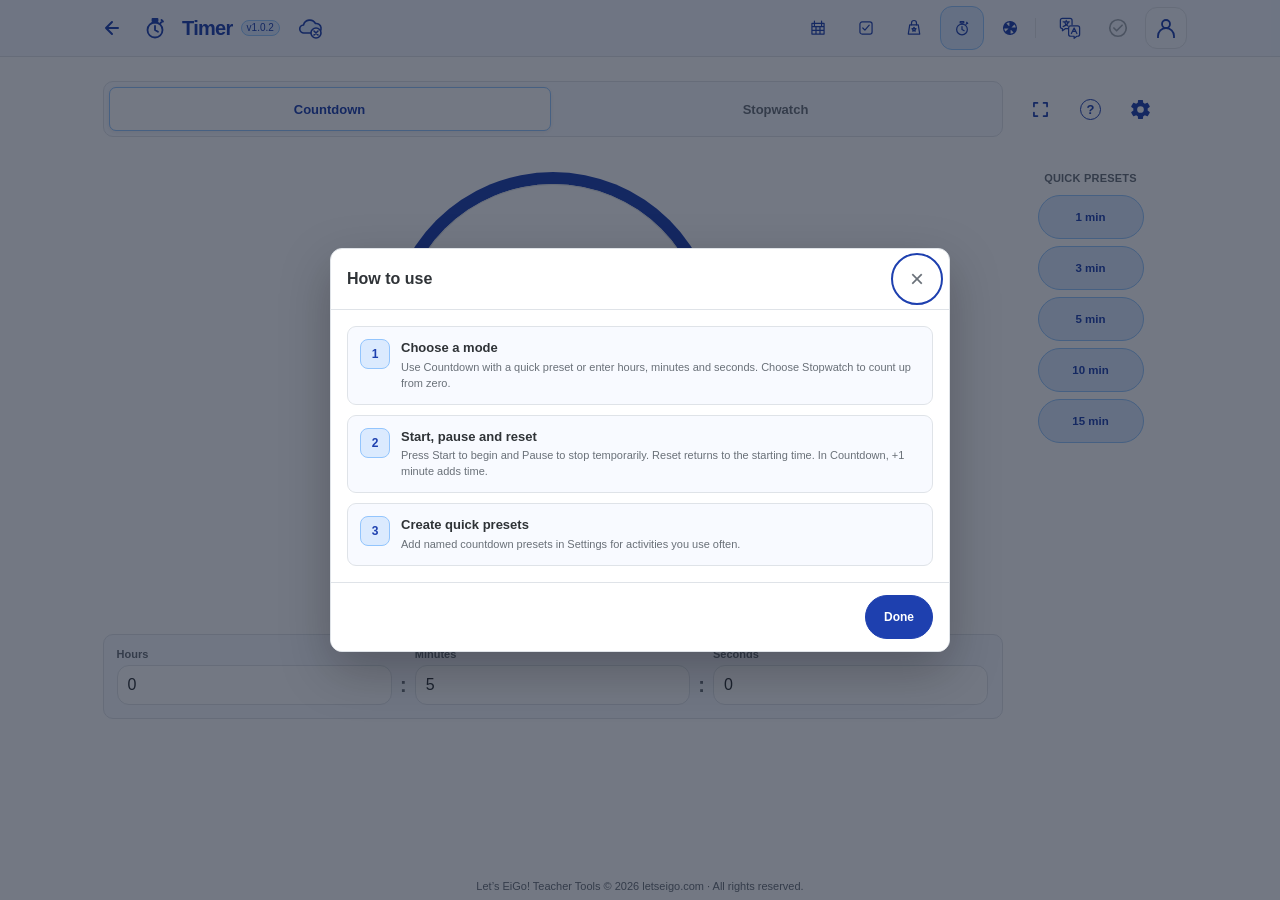
<file: timer/index.html>
<!DOCTYPE html>
<!--
Classroom Timer · Teacher Tools
Copyright © 2026 letseigo.com. All rights reserved.

-->
<html lang="en" class="site-scroll-page">
<head>
    <meta charset="UTF-8">
    <meta name="viewport" content="width=device-width, initial-scale=1.0">
    <meta name="color-scheme" content="light dark">
    <meta name="description" content="A simple classroom countdown and stopwatch with locally saved presets.">
    <title>Classroom Timer · Teacher Tools</title>

    <link rel="apple-touch-icon" sizes="180x180" href="../assets/pwa/apple-touch-icon.png">
    <!-- TEACHER-TOOLS:FAVICON:START -->
    <link rel="icon" type="image/svg+xml" href="data:image/svg+xml,%3Csvg%20xmlns%3D%22http%3A%2F%2Fwww.w3.org%2F2000%2Fsvg%22%20viewBox%3D%220%200%2032%2032%22%3E%3Crect%20width%3D%2232%22%20height%3D%2232%22%20rx%3D%227%22%20fill%3D%22%23294f70%22%2F%3E%3Cg%20transform%3D%22translate%282%202%29%22%20fill%3D%22none%22%20stroke%3D%22%23fff%22%20stroke-width%3D%221.7%22%20stroke-linecap%3D%22round%22%20stroke-linejoin%3D%22round%22%3E%3Ccircle%20cx%3D%2214%22%20cy%3D%2216%22%20r%3D%227.5%22%2F%3E%3Cpath%20d%3D%22M11.5%205h5v2h-5zM14%207v1.5M19.5%209l2-2M20.5%206l1.5%201.5M14%2012v4l3%201.8%22%2F%3E%3C%2Fg%3E%3C%2Fsvg%3E">
<!-- TEACHER-TOOLS:FAVICON:END -->
        <script src="../assets/js/selfie/schema.js"></script>
<!-- TEACHER-TOOLS:THEME-BOOTSTRAP:START -->
    <script src="../assets/js/theme-bootstrap.js?v=teacher-tools-2026-11-25-sync-warning-1" data-teacher-tools-bootstrap></script>
<!-- TEACHER-TOOLS:THEME-BOOTSTRAP:END -->

    <meta name="teacher-tools-release" content="teacher-tools-2026-11-25-sync-warning-1">
    <link rel="stylesheet" href="../assets/css/foundation.css?v=teacher-tools-2026-11-25-sync-warning-1">
    <link rel="stylesheet" href="../assets/css/site.css?v=teacher-tools-2026-11-25-sync-warning-1">
    <link rel="stylesheet" href="../assets/css/components.css?v=teacher-tools-2026-11-25-sync-warning-1">
    <style>

        /* Classroom Timer controls and presentation visuals remain local. */

        /* Presets share the utility controls' column only in the normal wide layout. */
        @media (min-width: 761px) {
            .app-shell:not(.is-presenting) .timer-panel:not([hidden]) { display: grid; grid-template-columns: minmax(0, 1fr) var(--app-sidebar-width); column-gap: var(--app-column-gap); align-items: start; }
            .app-shell:not(.is-presenting) .timer-panel > .timer-stage { grid-column: 1; grid-row: 1; }
            .app-shell:not(.is-presenting) .timer-panel > .keyboard-hint { grid-column: 1; grid-row: 2; }
            .app-shell:not(.is-presenting) .countdown-setup { display: contents; }
            .app-shell:not(.is-presenting) .quick-presets { grid-column: 2; grid-row: 1 / 4; padding-top: 19px; align-self: stretch; min-height: 0; contain: size; display: flex; flex-direction: column; max-height: max(120px, calc(100dvh - 200px)); }
            .app-shell:not(.is-presenting) .quick-presets > .section-label { text-align: center; }
            .app-shell:not(.is-presenting) .quick-presets .preset-list { flex-direction: column; flex-wrap: nowrap; align-items: stretch; flex: 1 1 auto; min-height: 0; overflow-y: auto; overflow-x: hidden; overscroll-behavior-y: contain; scrollbar-gutter: stable both-edges; padding: 4px; }
            .app-shell:not(.is-presenting) .quick-presets .preset-button { min-height: 44px; flex: 0 0 auto; white-space: normal; overflow-wrap: anywhere; }
            .app-shell:not(.is-presenting) .countdown-setup > .time-entry { grid-column: 1; grid-row: 3; margin-top: 18px; }
        }


        .mode-tabs {
            display: grid;
            grid-template-columns: 1fr 1fr;
            gap: 4px;
            padding: 4px;
            background: var(--panel);
            border: 1px solid var(--line);
            border-radius: 10px;
        }

        .mode-tab {
            min-height: 42px;
            padding: 8px 12px;
            color: var(--muted);
            background: transparent;
            border: 1px solid transparent;
            border-radius: 7px;
            font-size: 13px;
            font-weight: 750;
            cursor: pointer;
        }

        .mode-tab[aria-selected="true"] {
            color: var(--accent);
            background: var(--surface);
            border-color: var(--accent-border);
            box-shadow: 0 1px 4px rgba(0, 0, 0, 0.07);
        }

        .timer-panel { padding-top: 16px; }
        .timer-panel[hidden] { display: none; }

        .countdown-setup {
            margin-top: 18px;
            padding-top: 16px;
            border-top: 1px solid var(--line);
        }

        .section-label {
            display: block;
            margin-bottom: 7px;
            color: var(--muted);
            font-size: 11px;
            font-weight: 750;
            letter-spacing: 0.02em;
            text-transform: uppercase;
        }

        .preset-list { display: flex; flex-wrap: wrap; gap: 7px; }
        #savedPresetButtons { display: contents; }

        .preset-button {
            min-height: 36px;
            padding: 7px 11px;
            color: var(--accent);
            background: var(--accent-soft);
            border: 1px solid var(--accent-border);
            border-radius: 999px;
            font-size: 11.5px;
            font-weight: 750;
            cursor: pointer;
        }

        .preset-button:hover { filter: brightness(0.97); }
        .saved-preset-button::before { content: "★"; margin-right: 5px; font-size: 9px; }

        .quick-preset-empty {
            color: var(--muted);
            font-size: 11px;
            line-height: 36px;
        }

        .quick-preset-empty[hidden] { display: none; }

        .time-entry {
            display: flex;
            align-items: end;
            gap: 8px;
            margin-top: 14px;
            padding: 13px;
            background: var(--panel);
            border: 1px solid var(--line);
            border-radius: 10px;
        }

        .time-field { min-width: 0; flex: 1 1 0; display: grid; gap: 5px; }
        .field-label { color: var(--muted); font-size: 11px; font-weight: 700; }

        input[type="number"],
        input[type="text"] {
            width: 100%;
            min-height: 40px;
            padding: 8px 10px;
            color: var(--text);
            background: var(--surface);
            border: 1px solid var(--line);
            border-radius: 8px;
        }

        input:hover { border-color: var(--accent-border); }
        input:disabled { opacity: 0.62; cursor: not-allowed; }

        .time-separator {
            align-self: center;
            margin-top: 18px;
            color: var(--muted);
            font-size: 20px;
            font-weight: 700;
        }

        .timer-stage {
            display: grid;
            justify-items: center;
            gap: 12px;
            padding: 19px 0 5px;
        }

        .timer-face {
            --progress: 1;
            position: relative;
            width: min(330px, 76vw);
            aspect-ratio: 1;
            display: grid;
            place-items: center;
            isolation: isolate;
            background: conic-gradient(var(--accent) calc(var(--progress) * 1turn), var(--line) 0);
            border-radius: 50%;
            transition: background 180ms linear;
        }

        .timer-face::before {
            content: "";
            position: absolute;
            inset: 12px;
            z-index: -1;
            background: var(--surface);
            border-radius: 50%;
            box-shadow: inset 0 0 0 1px var(--line);
        }

        .timer-face.finished {
            background: conic-gradient(var(--warning-border) 1turn, var(--warning-border) 0);
            animation: finish-pulse 900ms ease-in-out 2;
        }

        .time-display {
            font-size: clamp(48px, 11vw, 82px);
            font-weight: 800;
            letter-spacing: -0.055em;
            line-height: 1;
            font-variant-numeric: tabular-nums;
        }

        .stopwatch-display { font-size: clamp(42px, 10vw, 72px); }

        .timer-status {
            min-height: 21px;
            margin: 0;
            color: var(--muted);
            font-size: 13px;
            font-weight: 650;
            text-align: center;
        }

        .timer-status.finished { color: var(--warning-text); }

        .button-row {
            display: flex;
            flex-wrap: wrap;
            justify-content: center;
            gap: 8px;
        }

        .button {
            min-height: 42px;
            display: inline-flex;
            align-items: center;
            justify-content: center;
            gap: 7px;
            padding: 9px 17px;
            border: 1px solid var(--accent);
            border-radius: 8px;
            font-size: 13px;
            font-weight: 750;
            cursor: pointer;
        }

        .button:disabled { opacity: 0.5; cursor: not-allowed; filter: none; }

        .button-danger { color: var(--danger); background: var(--surface); border-color: currentColor; }
        .button:hover:not(:disabled) { filter: brightness(0.97); }
        html[data-theme="true-dark"] .button-primary { color: #07101d; }

        .button-symbol {
            min-width: 1.1em;
            display: inline-block;
            font-size: 1.05em;
            font-weight: 800;
            line-height: 1;
            text-align: center;
        }

        .keyboard-hint { margin: 8px 0 0; color: var(--muted); font-size: 10.5px; text-align: center; }
        .visually-hidden { position: absolute; width: 1px; height: 1px; overflow: hidden; clip: rect(0 0 0 0); white-space: nowrap; }

        .setting-row {
            min-height: 44px;
            display: flex;
            align-items: center;
            justify-content: space-between;
            gap: 14px;
            padding: 7px 0;
        }

        .preset-form {
            display: grid;
            grid-template-columns: minmax(130px, 1.4fr) repeat(3, minmax(62px, 0.55fr)) auto;
            align-items: end;
            gap: 7px;
        }

        .preset-form .button { padding-inline: 12px; }

        .default-time-form {
            display: grid;
            grid-template-columns: repeat(3, minmax(62px, 1fr));
            align-items: end;
            gap: 7px;
        }

        .quick-preset-grid {
            display: grid;
            grid-template-columns: repeat(5, minmax(0, 1fr));
            gap: 7px;
            margin-top: 12px;
        }

        .quick-preset-setting-label { display: block; margin-top: 14px; }

        .quick-preset-option {
            min-height: 38px;
            justify-content: center;
            padding: 7px;
            background: var(--panel);
            border: 1px solid var(--line);
            border-radius: 8px;
        }

        .saved-list { display: grid; gap: 7px; margin-top: 12px; }
        .saved-empty { margin: 0; padding: 10px; color: var(--muted); background: var(--panel); border-radius: 8px; font-size: 11px; }

        .saved-row {
            display: grid;
            grid-template-columns: minmax(0, 1fr) auto auto;
            align-items: center;
            gap: 7px;
            padding: 8px 9px;
            background: var(--panel);
            border: 1px solid var(--line);
            border-radius: 8px;
        }

        .saved-name { min-width: 0; font-size: 12px; font-weight: 700; overflow-wrap: anywhere; }
        .saved-duration { display: block; margin-top: 2px; color: var(--muted); font-size: 10px; font-weight: 500; }

        .mini-button {
            min-height: 32px;
            padding: 5px 9px;
            color: var(--accent);
            background: var(--surface);
            border: 1px solid var(--accent-border);
            border-radius: 7px;
            font-size: 10.5px;
            font-weight: 700;
            cursor: pointer;
        }

        .mini-button.danger { color: var(--danger); border-color: currentColor; }
        .form-message { min-height: 17px; margin: 7px 0 0; color: var(--muted); font-size: 10.5px; }
        .form-message.error { color: var(--danger); }

        .notice {
            margin-top: 12px;
            padding: 10px 12px;
            color: var(--warning-text);
            background: var(--warning-bg);
            border: 1px solid var(--warning-border);
            border-radius: 8px;
            font-size: 11.5px;
            line-height: 1.5;
        }

        body.presentation-open { overflow: hidden; }
        body.presentation-open .modal-backdrop { z-index: 700; }

        .app-shell.is-presenting {
            position: fixed;
            z-index: 500;
            inset: 0;
            width: 100vw;
            height: 100dvh;
            max-width: none;
            display: flex;
            flex-direction: column;
            border: 0;
            border-radius: 0;
            box-shadow: none;
        }

        .app-shell.is-presenting .timer-controls { display: contents; }
        .app-shell.is-presenting #helpOpenButton,
        .app-shell.is-presenting #settingsOpenButton { display: none; }
        .app-shell.is-presenting .app-main {
            flex: 1 1 auto;
            min-height: 0;
            display: flex;
            flex-direction: column;
            padding: clamp(10px, 2vh, 20px);
        }
        .app-shell.is-presenting .countdown-setup,
        .app-shell.is-presenting .keyboard-hint { display: none; }
        .app-shell.is-presenting .mode-tabs { flex: 0 0 auto; width: min(430px, 100%); margin: 0 auto; }
        .app-shell.is-presenting .timer-panel { flex: 1 1 auto; min-height: 0; padding-top: clamp(8px, 1.5vh, 16px); }
        .app-shell.is-presenting .timer-stage { height: 100%; grid-template-rows: minmax(0, 1fr) auto auto; padding: 0; }
        .app-shell.is-presenting .timer-face {
            --presentation-timer-size: clamp(80px, min(48vw, calc(100dvh - 300px)), 520px);
            width: var(--presentation-timer-size);
            height: var(--presentation-timer-size);
            min-width: 0;
            min-height: 0;
            max-width: none;
            max-height: none;
            aspect-ratio: 1 / 1;
            align-self: center;
            justify-self: center;
        }
        .app-shell.is-presenting .time-display { font-size: clamp(16px, calc(var(--presentation-timer-size) * 0.18), 92px); }
        .app-shell.is-presenting .timer-status { font-size: clamp(15px, 1.6vw, 22px); }
        .app-shell.is-presenting .button { border-radius: 999px; min-height: clamp(48px, 7vh, 66px); padding-inline: clamp(18px, 2.4vw, 30px); font-size: clamp(15px, 1.7vw, 22px); }

        @keyframes finish-pulse {
            50% { transform: scale(1.025); }
        }

        @media (max-width: 620px) {

            .timer-face { width: min(290px, 78vw); }

            .preset-form { grid-template-columns: repeat(3, 1fr); }
            .preset-name-field { grid-column: 1 / -1; }
            .preset-form .button { grid-column: 1 / -1; }
            .default-time-form { grid-template-columns: repeat(3, 1fr); }
            .quick-preset-grid { grid-template-columns: repeat(3, 1fr); }
        }

        @media (orientation: portrait), (max-width: 720px) {
            .app-shell.is-presenting .app-main { padding: 8px; }
            .app-shell.is-presenting .timer-face {
                --presentation-timer-size: clamp(80px, min(78vw, calc(100dvh - 270px)), 520px);
                width: var(--presentation-timer-size);
                height: var(--presentation-timer-size);
            }
            .app-shell.is-presenting .button { min-height: 48px; font-size: 15px; }
        }

        @media (max-width: 380px) {

            .time-entry { gap: 5px; padding: 10px; }
            .time-separator { font-size: 17px; }
            .button { flex: 1 1 auto; padding-inline: 11px; }
            .saved-row { grid-template-columns: minmax(0, 1fr) auto; }
            .saved-row .danger { grid-column: 2; }
        }

        @media (prefers-reduced-motion: reduce) {
            *, *::before, *::after {
                scroll-behavior: auto !important;
                transition-duration: 0.01ms !important;
                animation-duration: 0.01ms !important;
                animation-iteration-count: 1 !important;
            }
        }
    </style>
</head>
<body data-tool="timer" class="app-page">
    <!-- TEACHER-TOOLS:SITE-HEADER:START -->
    <script src="../assets/js/tools.js?v=teacher-tools-2026-11-25-sync-warning-1" data-teacher-tools-tools></script>
    <script src="../assets/js/toolbar.js?v=teacher-tools-2026-11-25-sync-warning-1" data-teacher-tools-toolbar data-page="timer"></script>
    <script src="../assets/js/profile.js?v=teacher-tools-2026-11-25-sync-warning-1" data-teacher-tools-profile></script>
<!-- TEACHER-TOOLS:SITE-HEADER:END -->
<div class="site-page-scroll themed-scroll">

    <main class="page-main">
        <div class="app-shell" data-app-version="v1.0.2">
            <header class="app-presentation-header" hidden>
                <div class="app-presentation-identity">
                    <h2 class="app-presentation-title" data-i18n="timer.title">Classroom Timer</h2>
                    <span class="app-presentation-version"></span>
                </div>
                <div class="app-presentation-actions"></div>
            </header>

            <div class="app-main">
                <div class="timer-controls app-control-row">
                <div class="mode-tabs app-control-content" role="tablist" aria-label="Timer mode" data-i18n-aria-label="timer.mode.aria">
                    <button type="button" id="countdownTab" class="mode-tab" role="tab" aria-selected="true" aria-controls="countdownPanel" data-i18n="timer.mode.countdown">Countdown</button>
                    <button type="button" id="stopwatchTab" class="mode-tab" role="tab" aria-selected="false" aria-controls="stopwatchPanel" tabindex="-1" data-i18n="timer.mode.stopwatch">Stopwatch</button>
                </div>
                <div class="timer-actions app-actions">
                    <button type="button" id="presentationButton" class="icon-button" aria-label="Enter presentation mode" aria-pressed="false" title="Presentation mode" data-i18n-aria-label="timer.presentation.enter" data-i18n-title="timer.presentation.title">
                        <svg class="presentation-icon" viewBox="0 0 24 24" aria-hidden="true" data-shared-icon="presentation"></svg>
                    </button>
                    <button type="button" id="helpOpenButton" class="icon-button" data-modal-open="tutorialModal" aria-label="Open How to use help" aria-haspopup="dialog" title="How to use" data-i18n-aria-label="timer.help.open" data-i18n-title="timer.help.title">
                        <span class="help-button-mark" aria-hidden="true">?</span>
                    </button>
                    <button type="button" id="settingsOpenButton" class="icon-button" data-modal-open="settingsModal" aria-label="Open timer settings" aria-haspopup="dialog" title="Timer settings" data-i18n-aria-label="timer.settings.open" data-i18n-title="timer.settings.title">
                        <svg class="settings-icon" viewBox="0 0 24 24" aria-hidden="true" data-shared-icon="settings"></svg>
                    </button>
                </div>
                </div>

                <section id="countdownPanel" class="timer-panel" role="tabpanel" aria-labelledby="countdownTab">
                    <div class="timer-stage">
                        <div id="countdownFace" class="timer-face">
                            <div id="countdownDisplay" class="time-display" aria-hidden="true">05:00</div>
                        </div>
                        <p id="countdownStatus" class="timer-status" role="status" aria-live="polite" data-i18n="timer.status.ready">Ready</p>
                        <span id="countdownAnnouncement" class="visually-hidden" aria-live="assertive"></span>
                        <div class="button-row">
                            <button type="button" id="countdownStartButton" class="button button-primary"><span class="button-symbol" aria-hidden="true">▶</span><span class="button-label" data-i18n="timer.action.start">Start</span></button>
                            <button type="button" id="countdownResetButton" class="button button-secondary"><span class="button-symbol" aria-hidden="true">↻</span><span data-i18n="timer.action.reset">Reset</span></button>
                            <button type="button" id="addMinuteButton" class="button button-neutral" data-i18n="timer.action.addMinute">+1 minute</button>
                        </div>
                    </div>
                    <p class="keyboard-hint" data-i18n="timer.keyboardHint">Press Space to start or pause while no field or dialog is active.</p>

                    <div class="countdown-setup">
                        <div class="quick-presets">
                        <span class="section-label" data-i18n="timer.quickPresets">Quick presets</span>
                        <div id="presetList" class="preset-list" role="group" aria-label="Countdown presets" data-i18n-aria-label="timer.presets.aria">
                            <button type="button" class="preset-button" data-seconds="60" data-quick-preset="60" data-i18n="timer.minutes.1">1 min</button>
                            <button type="button" class="preset-button" data-seconds="180" data-quick-preset="180" data-i18n="timer.minutes.3">3 min</button>
                            <button type="button" class="preset-button" data-seconds="300" data-quick-preset="300" data-i18n="timer.minutes.5">5 min</button>
                            <button type="button" class="preset-button" data-seconds="600" data-quick-preset="600" data-i18n="timer.minutes.10">10 min</button>
                            <button type="button" class="preset-button" data-seconds="900" data-quick-preset="900" data-i18n="timer.minutes.15">15 min</button>
                            <span id="savedPresetButtons"></span>
                            <span id="quickPresetEmpty" class="quick-preset-empty" hidden data-i18n="timer.presets.noneSelected">No quick presets selected.</span>
                        </div>

                        </div>
                        <div class="time-entry" aria-label="Set countdown duration" data-i18n-aria-label="timer.duration.aria">
                            <label class="time-field">
                                <span class="field-label" data-i18n="timer.hours">Hours</span>
                                <input id="countdownHours" type="number" min="0" max="23" value="0" inputmode="numeric">
                            </label>
                            <span class="time-separator" aria-hidden="true">:</span>
                            <label class="time-field">
                                <span class="field-label" data-i18n="timer.minutes">Minutes</span>
                                <input id="countdownMinutes" type="number" min="0" max="59" value="5" inputmode="numeric">
                            </label>
                            <span class="time-separator" aria-hidden="true">:</span>
                            <label class="time-field">
                                <span class="field-label" data-i18n="timer.seconds">Seconds</span>
                                <input id="countdownSeconds" type="number" min="0" max="59" value="0" inputmode="numeric">
                            </label>
                        </div>
                    </div>
                </section>

                <section id="stopwatchPanel" class="timer-panel" role="tabpanel" aria-labelledby="stopwatchTab" hidden>
                    <div class="timer-stage">
                        <div id="stopwatchFace" class="timer-face">
                            <div id="stopwatchDisplay" class="time-display stopwatch-display" aria-hidden="true">00:00.0</div>
                        </div>
                        <p id="stopwatchStatus" class="timer-status" role="status" aria-live="polite" data-i18n="timer.status.ready">Ready</p>
                        <div class="button-row">
                            <button type="button" id="stopwatchStartButton" class="button button-primary"><span class="button-symbol" aria-hidden="true">▶</span><span class="button-label" data-i18n="timer.action.start">Start</span></button>
                            <button type="button" id="stopwatchResetButton" class="button button-secondary"><span class="button-symbol" aria-hidden="true">↻</span><span data-i18n="timer.action.reset">Reset</span></button>
                        </div>
                    </div>
                    <p class="keyboard-hint" data-i18n="timer.keyboardHint">Press Space to start or pause while no field or dialog is active.</p>
                </section>
            </div>

        </div>
    </main>
</div>
    <footer class="app-copyright">Let’s EiGo! Teacher Tools © 2026 letseigo.com · All rights reserved.</footer>

    <div id="tutorialModal" class="modal-backdrop" data-shared-modal data-first-use-storage-key="teacherTools.classroomTimer.tutorialSeen.v1" aria-hidden="true">
        <section class="modal-card" role="dialog" aria-modal="true" aria-labelledby="tutorialTitle">
            <header class="modal-header">
                <h2 id="tutorialTitle" class="modal-title" data-i18n="timer.help.title">How to use</h2>
                <button type="button" class="close-button" data-modal-close aria-label="Close How to use help" data-i18n-aria-label="timer.help.close">×</button>
            </header>
            <div class="modal-content">
                <div class="tutorial-steps">
                    <section class="tutorial-step">
                        <span class="tutorial-number" aria-hidden="true">1</span>
                        <div><h3 data-i18n="timer.help.step1Title">Choose a mode</h3><p data-i18n="timer.help.step1Body">Use Countdown with a quick preset or enter hours, minutes and seconds. Choose Stopwatch to count up from zero.</p></div>
                    </section>
                    <section class="tutorial-step">
                        <span class="tutorial-number" aria-hidden="true">2</span>
                        <div><h3 data-i18n="timer.help.step2Title">Start, pause and reset</h3><p data-i18n="timer.help.step2Body">Press Start to begin and Pause to stop temporarily. Reset returns to the starting time. In Countdown, +1 minute adds time.</p></div>
                    </section>
                    <section class="tutorial-step">
                        <span class="tutorial-number" aria-hidden="true">3</span>
                        <div><h3 data-i18n="timer.help.step3Title">Create quick presets</h3><p data-i18n="timer.help.step3Body">Add named countdown presets in Settings for activities you use often.</p></div>
                    </section>
                </div>
            </div>
            <div class="modal-actions">
                <button type="button" class="button button-primary" data-modal-close data-i18n="timer.help.start">Done</button>
            </div>
        </section>
    </div>

    <div id="settingsModal" class="modal-backdrop" data-shared-modal aria-hidden="true">
        <section class="modal-card" role="dialog" aria-modal="true" aria-labelledby="settingsTitle">
            <header class="modal-header">
                <h2 id="settingsTitle" class="modal-title" data-i18n="timer.settings.title">Timer settings</h2>
                <button type="button" class="close-button" data-modal-close aria-label="Close timer settings" data-i18n-aria-label="timer.settings.close">×</button>
            </header>
            <div class="modal-content">
                <section class="settings-section">
                    <h3 class="settings-heading" data-i18n="timer.settings.defaultsTitle">Countdown defaults</h3>
                    <p class="settings-help" data-i18n="timer.settings.defaultsHelp">Choose the countdown shown when Classroom Timer first opens and which built-in shortcuts appear below it. Changes save automatically.</p>
                    <div id="defaultCountdownSettings">
                        <div class="default-time-form">
                            <label class="time-field">
                                <span class="field-label" data-i18n="timer.hours">Hours</span>
                                <input id="defaultHours" type="number" min="0" max="23" value="0" inputmode="numeric">
                            </label>
                            <label class="time-field">
                                <span class="field-label" data-i18n="timer.minutes">Minutes</span>
                                <input id="defaultMinutes" type="number" min="0" max="59" value="5" inputmode="numeric">
                            </label>
                            <label class="time-field">
                                <span class="field-label" data-i18n="timer.seconds">Seconds</span>
                                <input id="defaultSeconds" type="number" min="0" max="59" value="0" inputmode="numeric">
                            </label>
                        </div>

                        <span class="field-label quick-preset-setting-label" data-i18n="timer.settings.quickPresets">Quick presets to show</span>
                        <div class="quick-preset-grid" role="group" aria-label="Quick presets to show" data-i18n-aria-label="timer.settings.quickPresets">
                            <label class="checkbox-control quick-preset-option"><input type="checkbox" data-quick-preset-setting="60" checked><span data-i18n="timer.minutes.1">1 min</span></label>
                            <label class="checkbox-control quick-preset-option"><input type="checkbox" data-quick-preset-setting="180" checked><span data-i18n="timer.minutes.3">3 min</span></label>
                            <label class="checkbox-control quick-preset-option"><input type="checkbox" data-quick-preset-setting="300" checked><span data-i18n="timer.minutes.5">5 min</span></label>
                            <label class="checkbox-control quick-preset-option"><input type="checkbox" data-quick-preset-setting="600" checked><span data-i18n="timer.minutes.10">10 min</span></label>
                            <label class="checkbox-control quick-preset-option"><input type="checkbox" data-quick-preset-setting="900" checked><span data-i18n="timer.minutes.15">15 min</span></label>
                        </div>
                    </div>
                    <p id="defaultCountdownMessage" class="form-message" role="status" aria-live="polite"></p>
                </section>

                <section class="settings-section">
                    <h3 class="settings-heading" data-i18n="timer.settings.soundTitle">Sound</h3>
                    <div class="setting-row">
                        <span>
                            <span class="setting-label" data-i18n="timer.settings.soundLabel">Play a finish sound</span>
                            <span class="setting-description" data-i18n="timer.settings.soundHelp">Uses a short sound generated on this device. Nothing is downloaded.</span>
                        </span>
                        <label class="switch">
                            <input id="soundEnabledInput" type="checkbox" aria-label="Play a sound when the countdown finishes" checked data-i18n-aria-label="timer.settings.soundAria">
                            <span class="switch-track" aria-hidden="true"></span>
                        </label>
                    </div>
                </section>

                <section class="settings-section">
                    <h3 class="settings-heading" data-i18n="timer.settings.savedTitle">Saved countdowns</h3>
                    <p class="settings-help" data-i18n="timer.settings.savedHelp">Save up to 12 named presets on this browser.</p>
                    <form id="presetForm" class="preset-form">
                        <label class="time-field preset-name-field">
                            <span class="field-label" data-i18n="timer.name">Name</span>
                            <input id="presetName" type="text" maxlength="40" placeholder="Warm-up" autocomplete="off" required data-i18n-placeholder="timer.namePlaceholder">
                        </label>
                        <label class="time-field">
                            <span class="field-label" data-i18n="timer.hours">Hours</span>
                            <input id="presetHours" type="number" min="0" max="23" value="0" inputmode="numeric">
                        </label>
                        <label class="time-field">
                            <span class="field-label" data-i18n="timer.minutes">Minutes</span>
                            <input id="presetMinutes" type="number" min="0" max="59" value="5" inputmode="numeric">
                        </label>
                        <label class="time-field">
                            <span class="field-label" data-i18n="timer.seconds">Seconds</span>
                            <input id="presetSeconds" type="number" min="0" max="59" value="0" inputmode="numeric">
                        </label>
                        <button type="submit" class="button button-secondary" data-i18n="timer.action.save">Save</button>
                    </form>
                    <p id="presetFormMessage" class="form-message" role="status" aria-live="polite"></p>
                    <div id="savedPresetList" class="saved-list"></div>
                    <div class="notice" role="note" data-i18n="timer.settings.savedNotice">Saved countdowns are private to this browser. Clearing browser or site data removes them.</div>
                </section>
            </div>
        </section>
    </div>

    <!-- TEACHER-TOOLS:SHARED-BEHAVIOR:START -->
    <script src="../assets/js/ui.js?v=teacher-tools-2026-11-25-sync-warning-1" data-teacher-tools-ui></script>
<!-- TEACHER-TOOLS:SHARED-BEHAVIOR:END -->

    <script>
        (() => {
            "use strict";

            const STORAGE_KEY = "teacherTools.classroomTimer.state.v1";
            const MAX_PRESETS = 12;
            const MAX_SECONDS = (23 * 60 * 60) + (59 * 60) + 59;
            const translations = {
                en: {
                    "timer.meta.title": "Classroom Timer · Teacher Tools",
                    "timer.meta.description": "A simple classroom countdown and stopwatch with locally saved presets.",
                    "timer.title": "Classroom Timer",
                    "timer.presentation.enter": "Enter presentation mode",
                    "timer.presentation.exit": "Exit presentation mode",
                    "timer.presentation.title": "Presentation mode",
                    "timer.help.open": "Open How to use help",
                    "timer.help.title": "How to use",
                    "timer.help.close": "Close How to use help",
                    "timer.settings.open": "Open timer settings",
                    "timer.settings.title": "Timer settings",
                    "timer.settings.close": "Close timer settings",
                    "timer.mode.aria": "Timer mode",
                    "timer.mode.countdown": "Countdown",
                    "timer.mode.stopwatch": "Stopwatch",
                    "timer.status.ready": "Ready",
                    "timer.status.chooseTime": "Choose a time to begin",
                    "timer.status.countingDown": "Counting down",
                    "timer.status.paused": "Paused",
                    "timer.status.minuteAdded": "One minute added",
                    "timer.status.minuteAddedReady": "One minute added — ready",
                    "timer.status.finished": "Time is up!",
                    "timer.status.finishedAnnouncement": "Time is up.",
                    "timer.status.running": "Running",
                    "timer.action.start": "Start",
                    "timer.action.pause": "Pause",
                    "timer.action.startAgain": "Start again",
                    "timer.action.reset": "Reset",
                    "timer.action.addMinute": "+1 minute",
                    "timer.action.save": "Save",
                    "timer.action.use": "Use",
                    "timer.action.delete": "Delete",
                    "timer.keyboardHint": "Press Space to start or pause while no field or dialog is active.",
                    "timer.quickPresets": "Quick presets",
                    "timer.presets.aria": "Countdown presets",
                    "timer.presets.noneSelected": "No quick presets selected.",
                    "timer.presets.noneSaved": "No saved countdowns yet.",
                    "timer.presets.deleteAria": "Delete {name} preset",
                    "timer.presets.deleteConfirm": "Delete the saved countdown “{name}”?",
                    "timer.presets.deleted": "Saved countdown deleted.",
                    "timer.presets.nameRequired": "Enter a name for this countdown.",
                    "timer.presets.durationRequired": "Choose a duration longer than zero seconds.",
                    "timer.presets.limitReached": "Delete a saved countdown before adding another.",
                    "timer.presets.saved": "Saved “{name}”.",
                    "timer.duration.aria": "Set countdown duration",
                    "timer.hours": "Hours",
                    "timer.minutes": "Minutes",
                    "timer.seconds": "Seconds",
                    "timer.minutes.1": "1 min",
                    "timer.minutes.3": "3 min",
                    "timer.minutes.5": "5 min",
                    "timer.minutes.10": "10 min",
                    "timer.minutes.15": "15 min",



                    "timer.help.step1Title": "Choose a mode",
                    "timer.help.step1Body": "Use Countdown with a quick preset or enter hours, minutes and seconds. Choose Stopwatch to count up from zero.",
                    "timer.help.step2Title": "Start, pause and reset",
                    "timer.help.step2Body": "Press Start to begin and Pause to stop temporarily. Reset returns to the starting time. In Countdown, +1 minute adds time.",
                    "timer.help.step3Title": "Create quick presets",
                    "timer.help.step3Body": "Add named countdown presets in Settings for activities you use often.",
                    "timer.help.start": "Done",
                    "timer.settings.defaultsTitle": "Countdown defaults",
                    "timer.settings.defaultsHelp": "Choose the countdown shown when Classroom Timer first opens and which built-in shortcuts appear below it. Changes save automatically.",
                    "timer.settings.quickPresets": "Quick presets to show",
                    "timer.settings.soundTitle": "Sound",
                    "timer.settings.soundLabel": "Play a finish sound",
                    "timer.settings.soundHelp": "Uses a short sound generated on this device. Nothing is downloaded.",
                    "timer.settings.soundAria": "Play a sound when the countdown finishes",
                    "timer.settings.savedTitle": "Saved countdowns",
                    "timer.settings.savedHelp": "Save up to 12 named presets on this browser.",
                    "timer.name": "Name",
                    "timer.namePlaceholder": "Warm-up",
                    "timer.settings.savedNotice": "Saved countdowns are private to this browser. Clearing browser or site data removes them.",
                    "timer.defaults.invalid": "Choose a default longer than zero seconds.",
                    "timer.defaults.saved": "Saved automatically. The default time will be used the next time the app opens."
                },
                ja: {
                    "timer.meta.title": "教室タイマー · Teacher Tools",
                    "timer.meta.description": "端末内にプリセットを保存できる、授業向けのシンプルなカウントダウンとストップウォッチです。",
                    "timer.title": "教室タイマー",
                    "timer.presentation.enter": "プレゼンテーション表示にする",
                    "timer.presentation.exit": "プレゼンテーション表示を終了",
                    "timer.presentation.title": "プレゼンテーション表示",
                    "timer.help.open": "使い方を開く",
                    "timer.help.title": "使い方",
                    "timer.help.close": "使い方を閉じる",
                    "timer.settings.open": "タイマー設定を開く",
                    "timer.settings.title": "タイマー設定",
                    "timer.settings.close": "タイマー設定を閉じる",
                    "timer.mode.aria": "タイマーの種類",
                    "timer.mode.countdown": "カウントダウン",
                    "timer.mode.stopwatch": "ストップウォッチ",
                    "timer.status.ready": "準備完了",
                    "timer.status.chooseTime": "時間を設定してください",
                    "timer.status.countingDown": "カウントダウン中",
                    "timer.status.paused": "一時停止中",
                    "timer.status.minuteAdded": "1分追加しました",
                    "timer.status.minuteAddedReady": "1分追加しました — 準備完了",
                    "timer.status.finished": "時間です！",
                    "timer.status.finishedAnnouncement": "時間になりました。",
                    "timer.status.running": "計測中",
                    "timer.action.start": "スタート",
                    "timer.action.pause": "一時停止",
                    "timer.action.startAgain": "もう一度スタート",
                    "timer.action.reset": "リセット",
                    "timer.action.addMinute": "+1分",
                    "timer.action.save": "保存",
                    "timer.action.use": "使う",
                    "timer.action.delete": "削除",
                    "timer.keyboardHint": "入力欄やダイアログを操作していないときは、スペースキーで開始または一時停止できます。",
                    "timer.quickPresets": "クイックプリセット",
                    "timer.presets.aria": "カウントダウンのプリセット",
                    "timer.presets.noneSelected": "表示するクイックプリセットがありません。",
                    "timer.presets.noneSaved": "保存済みのカウントダウンはありません。",
                    "timer.presets.deleteAria": "プリセット「{name}」を削除",
                    "timer.presets.deleteConfirm": "保存済みのカウントダウン「{name}」を削除しますか？",
                    "timer.presets.deleted": "保存済みのカウントダウンを削除しました。",
                    "timer.presets.nameRequired": "カウントダウンの名前を入力してください。",
                    "timer.presets.durationRequired": "1秒以上の時間を設定してください。",
                    "timer.presets.limitReached": "新しく追加する前に、保存済みのカウントダウンを1つ削除してください。",
                    "timer.presets.saved": "「{name}」を保存しました。",
                    "timer.duration.aria": "カウントダウン時間を設定",
                    "timer.hours": "時間",
                    "timer.minutes": "分",
                    "timer.seconds": "秒",
                    "timer.minutes.1": "1分",
                    "timer.minutes.3": "3分",
                    "timer.minutes.5": "5分",
                    "timer.minutes.10": "10分",
                    "timer.minutes.15": "15分",



                    "timer.help.step1Title": "モードを選ぶ",
                    "timer.help.step1Body": "カウントダウンではプリセットを選ぶか、時・分・秒を入力します。ストップウォッチでは0から時間を計ります。",
                    "timer.help.step2Title": "開始・一時停止・リセット",
                    "timer.help.step2Body": "開始で計測し、一時停止で止めます。リセットで開始時の時間に戻ります。カウントダウンでは「＋1分」で時間を追加できます。",
                    "timer.help.step3Title": "プリセットを作る",
                    "timer.help.step3Body": "よく使う活動の時間は、設定で名前付きのカウントダウンプリセットにできます。",
                    "timer.help.start": "閉じる",
                    "timer.settings.defaultsTitle": "カウントダウンの初期設定",
                    "timer.settings.defaultsHelp": "教室タイマーを開いたときの時間と、その下に表示する標準ショートカットを選びます。変更は自動保存されます。",
                    "timer.settings.quickPresets": "表示するクイックプリセット",
                    "timer.settings.soundTitle": "サウンド",
                    "timer.settings.soundLabel": "終了音を鳴らす",
                    "timer.settings.soundHelp": "この端末で生成した短い音を使います。ダウンロードは行いません。",
                    "timer.settings.soundAria": "カウントダウン終了時に音を鳴らす",
                    "timer.settings.savedTitle": "保存済みカウントダウン",
                    "timer.settings.savedHelp": "このブラウザに名前付きプリセットを最大12件保存できます。",
                    "timer.name": "名前",
                    "timer.namePlaceholder": "ウォームアップ",
                    "timer.settings.savedNotice": "保存済みカウントダウンはこのブラウザ内だけに保存されます。ブラウザまたはサイトのデータを消去すると削除されます。",
                    "timer.defaults.invalid": "1秒以上の初期時間を設定してください。",
                    "timer.defaults.saved": "自動保存しました。次回アプリを開いたときに、この時間が表示されます。"
                }
            };
            const { storageGet, storageSet, closeModal, registerTranslations, translate } = window.TeacherToolsUI;
            registerTranslations(translations);
            const t = (key, fallback, replacements) => translate(key, fallback, replacements);

            const elements = {
                appShell: document.querySelector(".app-shell"),
                presentationButton: document.getElementById("presentationButton"),
                countdownTab: document.getElementById("countdownTab"),
                stopwatchTab: document.getElementById("stopwatchTab"),
                countdownPanel: document.getElementById("countdownPanel"),
                stopwatchPanel: document.getElementById("stopwatchPanel"),
                countdownHours: document.getElementById("countdownHours"),
                countdownMinutes: document.getElementById("countdownMinutes"),
                countdownSeconds: document.getElementById("countdownSeconds"),
                countdownFace: document.getElementById("countdownFace"),
                countdownDisplay: document.getElementById("countdownDisplay"),
                countdownStatus: document.getElementById("countdownStatus"),
                countdownAnnouncement: document.getElementById("countdownAnnouncement"),
                countdownStartButton: document.getElementById("countdownStartButton"),
                countdownResetButton: document.getElementById("countdownResetButton"),
                addMinuteButton: document.getElementById("addMinuteButton"),
                stopwatchFace: document.getElementById("stopwatchFace"),
                stopwatchDisplay: document.getElementById("stopwatchDisplay"),
                stopwatchStatus: document.getElementById("stopwatchStatus"),
                stopwatchStartButton: document.getElementById("stopwatchStartButton"),
                stopwatchResetButton: document.getElementById("stopwatchResetButton"),
                savedPresetButtons: document.getElementById("savedPresetButtons"),
                quickPresetEmpty: document.getElementById("quickPresetEmpty"),
                soundEnabledInput: document.getElementById("soundEnabledInput"),
                defaultHours: document.getElementById("defaultHours"),
                defaultMinutes: document.getElementById("defaultMinutes"),
                defaultSeconds: document.getElementById("defaultSeconds"),
                defaultCountdownMessage: document.getElementById("defaultCountdownMessage"),
                quickPresetSettings: [...document.querySelectorAll("[data-quick-preset-setting]")],
                presetForm: document.getElementById("presetForm"),
                presetName: document.getElementById("presetName"),
                presetHours: document.getElementById("presetHours"),
                presetMinutes: document.getElementById("presetMinutes"),
                presetSeconds: document.getElementById("presetSeconds"),
                presetFormMessage: document.getElementById("presetFormMessage"),
                savedPresetList: document.getElementById("savedPresetList")
            };

            let activeMode = "countdown";
            let state = readState();
            let presentationMode = false;
            let presentationUsesFullscreen = false;
            let audioContext = null;
            let configuredMs = state.defaultSeconds * 1000;
            let remainingMs = configuredMs;
            let countdownEndAt = 0;
            let countdownRunning = false;
            let stopwatchElapsedMs = 0;
            let stopwatchStartedAt = 0;
            let stopwatchRunning = false;
            let animationFrame = 0;
            let countdownStatusKey = "timer.status.ready";
            let stopwatchStatusKey = "timer.status.ready";
            let presetMessage = null;
            let defaultMessage = null;
            let lastDocumentTitle = "";

            function clampInteger(value, minimum, maximum) {
                const number = Number.parseInt(value, 10);
                if (!Number.isFinite(number)) return minimum;
                return Math.min(maximum, Math.max(minimum, number));
            }

            function durationFromInputs(hoursInput, minutesInput, secondsInput) {
                const hours = clampInteger(hoursInput.value, 0, 23);
                const minutes = clampInteger(minutesInput.value, 0, 59);
                const seconds = clampInteger(secondsInput.value, 0, 59);
                hoursInput.value = String(hours);
                minutesInput.value = String(minutes);
                secondsInput.value = String(seconds);
                return ((hours * 60 * 60) + (minutes * 60) + seconds) * 1000;
            }

            function setInputGroupDuration(milliseconds, hoursInput, minutesInput, secondsInput) {
                const totalSeconds = Math.min(MAX_SECONDS, Math.max(0, Math.round(milliseconds / 1000)));
                const hours = Math.floor(totalSeconds / 3600);
                const minutes = Math.floor((totalSeconds % 3600) / 60);
                const seconds = totalSeconds % 60;
                hoursInput.value = String(hours);
                minutesInput.value = String(minutes);
                secondsInput.value = String(seconds);
            }

            function setDurationInputs(milliseconds) {
                setInputGroupDuration(
                    milliseconds,
                    elements.countdownHours,
                    elements.countdownMinutes,
                    elements.countdownSeconds
                );
            }

            function formatCountdown(milliseconds) {
                const totalSeconds = Math.max(0, Math.ceil(milliseconds / 1000));
                const hours = Math.floor(totalSeconds / 3600);
                const minutes = Math.floor((totalSeconds % 3600) / 60);
                const seconds = totalSeconds % 60;
                if (hours > 0) return `${hours}:${String(minutes).padStart(2, "0")}:${String(seconds).padStart(2, "0")}`;
                return `${String(minutes).padStart(2, "0")}:${String(seconds).padStart(2, "0")}`;
            }

            function formatStopwatch(milliseconds) {
                const tenths = Math.floor(Math.max(0, milliseconds) / 100) % 10;
                const totalSeconds = Math.floor(Math.max(0, milliseconds) / 1000);
                const hours = Math.floor(totalSeconds / 3600);
                const minutes = Math.floor((totalSeconds % 3600) / 60);
                const seconds = totalSeconds % 60;
                if (hours > 0) return `${hours}:${String(minutes).padStart(2, "0")}:${String(seconds).padStart(2, "0")}.${tenths}`;
                return `${String(minutes).padStart(2, "0")}:${String(seconds).padStart(2, "0")}.${tenths}`;
            }

            function validPreset(value) {
                return value && typeof value.id === "string" && typeof value.name === "string" &&
                    value.name.trim().length > 0 && value.name.trim().length <= 40 &&
                    Number.isInteger(value.seconds) && value.seconds >= 1 && value.seconds <= MAX_SECONDS;
            }

            function readState() {
                const allQuickPresets = [60, 180, 300, 600, 900];
                const fallback = {
                    version: 1,
                    soundEnabled: true,
                    defaultSeconds: 300,
                    quickPresets: allQuickPresets,
                    presets: []
                };
                const raw = storageGet(STORAGE_KEY);
                if (!raw) return fallback;
                try {
                    const saved = JSON.parse(raw);
                    if (!saved || saved.version !== 1) return fallback;
                    const quickPresets = Array.isArray(saved.quickPresets)
                        ? [...new Set(saved.quickPresets.filter(value => allQuickPresets.includes(value)))]
                        : allQuickPresets;
                    return {
                        version: 1,
                        soundEnabled: saved.soundEnabled !== false,
                        defaultSeconds: Number.isInteger(saved.defaultSeconds) && saved.defaultSeconds >= 1 && saved.defaultSeconds <= MAX_SECONDS
                            ? saved.defaultSeconds
                            : 300,
                        quickPresets,
                        presets: Array.isArray(saved.presets) ? saved.presets.filter(validPreset).slice(0, MAX_PRESETS) : []
                    };
                } catch (error) {
                    return fallback;
                }
            }

            function persistState() {
                storageSet(STORAGE_KEY, JSON.stringify(state));
            }

            function createPresetId() {
                if (window.crypto && typeof window.crypto.randomUUID === "function") return window.crypto.randomUUID();
                return `preset-${Date.now()}-${Math.random().toString(16).slice(2)}`;
            }

            function syncDefaultControls() {
                setInputGroupDuration(
                    state.defaultSeconds * 1000,
                    elements.defaultHours,
                    elements.defaultMinutes,
                    elements.defaultSeconds
                );
                elements.quickPresetSettings.forEach(input => {
                    input.checked = state.quickPresets.includes(Number(input.dataset.quickPresetSetting));
                });
            }

            function setMode(mode, moveFocus = false) {
                activeMode = mode;
                const isCountdown = mode === "countdown";
                elements.countdownTab.setAttribute("aria-selected", String(isCountdown));
                elements.countdownTab.tabIndex = isCountdown ? 0 : -1;
                elements.stopwatchTab.setAttribute("aria-selected", String(!isCountdown));
                elements.stopwatchTab.tabIndex = isCountdown ? -1 : 0;
                elements.countdownPanel.hidden = !isCountdown;
                elements.stopwatchPanel.hidden = isCountdown;
                if (moveFocus) (isCountdown ? elements.countdownTab : elements.stopwatchTab).focus();
                updateDocumentTitle();
            }

            function setRunButton(button, running, labelKey = running ? "timer.action.pause" : "timer.action.start") {
                button.querySelector(".button-symbol").textContent = running ? "❚❚" : "▶";
                button.querySelector(".button-label").textContent = t(labelKey, translations.en[labelKey]);
            }

            function setCountdownStatus(key) {
                countdownStatusKey = key;
                elements.countdownStatus.textContent = t(key, translations.en[key]);
            }

            function setStopwatchStatus(key) {
                stopwatchStatusKey = key;
                elements.stopwatchStatus.textContent = t(key, translations.en[key]);
            }

            function setFormMessage(element, messageState) {
                element.textContent = messageState
                    ? t(messageState.key, translations.en[messageState.key], messageState.replacements)
                    : "";
            }

            function updatePresentationButton() {
                elements.presentationButton.setAttribute("aria-pressed", String(presentationMode));
                elements.presentationButton.setAttribute("aria-label", presentationMode
                    ? t("timer.presentation.exit", "Exit presentation mode")
                    : t("timer.presentation.enter", "Enter presentation mode"));
                elements.presentationButton.title = presentationMode
                    ? t("timer.presentation.exit", "Exit presentation mode")
                    : t("timer.presentation.title", "Presentation mode");
            }

            const presentationHeader = elements.appShell.querySelector(".app-presentation-header");
            const actionGroup = elements.appShell.querySelector(".timer-actions");
            const normalActionHome = actionGroup.parentElement;
            presentationHeader.querySelector(".app-presentation-version").textContent = elements.appShell.dataset.appVersion;

            function setPresentationMode(active) {
                if (active) presentationHeader.querySelector(".app-presentation-actions").append(actionGroup);
                else normalActionHome.append(actionGroup);
                presentationHeader.hidden = !active;
                presentationMode = active;
                elements.appShell.classList.toggle("is-presenting", active);
                document.body.classList.toggle("presentation-open", active);
                updatePresentationButton();
                if (!active) elements.presentationButton.focus();
            }

            async function enterPresentationMode() {
                setPresentationMode(true);
                presentationUsesFullscreen = false;
                if (typeof elements.appShell.requestFullscreen !== "function") return;
                try {
                    await elements.appShell.requestFullscreen();
                    presentationUsesFullscreen = document.fullscreenElement === elements.appShell;
                } catch (error) {
                    // The fixed presentation layout remains available when fullscreen access is restricted.
                }
            }

            async function exitPresentationMode() {
                if (presentationUsesFullscreen && document.fullscreenElement && typeof document.exitFullscreen === "function") {
                    try {
                        await document.exitFullscreen();
                    } catch (error) {
                        // Continue by returning to the standard in-page layout.
                    }
                }
                presentationUsesFullscreen = false;
                setPresentationMode(false);
            }

            function setCountdownInputsDisabled(disabled) {
                elements.countdownHours.disabled = disabled;
                elements.countdownMinutes.disabled = disabled;
                elements.countdownSeconds.disabled = disabled;
            }

            function syncCountdownFromInputs() {
                if (countdownRunning) return;
                configuredMs = durationFromInputs(elements.countdownHours, elements.countdownMinutes, elements.countdownSeconds);
                remainingMs = configuredMs;
                elements.countdownFace.classList.remove("finished");
                elements.countdownStatus.classList.remove("finished");
                setCountdownStatus(configuredMs > 0 ? "timer.status.ready" : "timer.status.chooseTime");
                renderCountdown();
            }

            function setCountdown(milliseconds) {
                pauseCountdown(false);
                configuredMs = Math.min(MAX_SECONDS * 1000, Math.max(0, milliseconds));
                remainingMs = configuredMs;
                setDurationInputs(configuredMs);
                elements.countdownFace.classList.remove("finished");
                elements.countdownStatus.classList.remove("finished");
                setCountdownStatus(configuredMs > 0 ? "timer.status.ready" : "timer.status.chooseTime");
                renderCountdown();
                setMode("countdown");
            }

            function prepareAudio() {
                if (!state.soundEnabled) return;
                try {
                    const AudioContextClass = window.AudioContext || window.webkitAudioContext;
                    if (!AudioContextClass) return;
                    if (!audioContext) audioContext = new AudioContextClass();
                    if (audioContext.state === "suspended") audioContext.resume();
                } catch (error) {
                    audioContext = null;
                }
            }

            function playFinishSound() {
                if (!state.soundEnabled || !audioContext) return;
                try {
                    const now = audioContext.currentTime;
                    [659.25, 783.99, 987.77].forEach((frequency, index) => {
                        const oscillator = audioContext.createOscillator();
                        const gain = audioContext.createGain();
                        const start = now + (index * 0.16);
                        oscillator.type = "sine";
                        oscillator.frequency.value = frequency;
                        gain.gain.setValueAtTime(0.0001, start);
                        gain.gain.exponentialRampToValueAtTime(0.16, start + 0.02);
                        gain.gain.exponentialRampToValueAtTime(0.0001, start + 0.28);
                        oscillator.connect(gain);
                        gain.connect(audioContext.destination);
                        oscillator.start(start);
                        oscillator.stop(start + 0.3);
                    });
                } catch (error) {
                    // The visual and accessible finish states remain available.
                }
            }

            function startCountdown() {
                if (remainingMs <= 0) syncCountdownFromInputs();
                if (remainingMs <= 0) {
                    setCountdownStatus("timer.status.chooseTime");
                    elements.countdownHours.focus();
                    return;
                }
                prepareAudio();
                countdownEndAt = Date.now() + remainingMs;
                countdownRunning = true;
                setRunButton(elements.countdownStartButton, true);
                setCountdownStatus("timer.status.countingDown");
                elements.countdownFace.classList.remove("finished");
                elements.countdownStatus.classList.remove("finished");
                setCountdownInputsDisabled(true);
                ensureAnimationLoop();
            }

            function pauseCountdown(updateStatus = true) {
                if (countdownRunning) remainingMs = Math.max(0, countdownEndAt - Date.now());
                countdownRunning = false;
                setRunButton(elements.countdownStartButton, false);
                setCountdownInputsDisabled(false);
                if (updateStatus && remainingMs > 0) setCountdownStatus("timer.status.paused");
                renderCountdown();
            }

            function resetCountdown() {
                pauseCountdown(false);
                remainingMs = configuredMs;
                elements.countdownFace.classList.remove("finished");
                elements.countdownStatus.classList.remove("finished");
                setCountdownStatus(configuredMs > 0 ? "timer.status.ready" : "timer.status.chooseTime");
                elements.countdownAnnouncement.textContent = "";
                renderCountdown();
            }

            function addMinute() {
                const maximumMs = MAX_SECONDS * 1000;
                configuredMs = Math.min(maximumMs, configuredMs + 60000);
                remainingMs = Math.min(maximumMs, remainingMs + 60000);
                if (countdownRunning) countdownEndAt = Date.now() + remainingMs;
                setDurationInputs(configuredMs);
                elements.countdownFace.classList.remove("finished");
                elements.countdownStatus.classList.remove("finished");
                setCountdownStatus(countdownRunning ? "timer.status.minuteAdded" : "timer.status.minuteAddedReady");
                renderCountdown();
            }

            function finishCountdown() {
                countdownRunning = false;
                remainingMs = 0;
                setRunButton(elements.countdownStartButton, false, "timer.action.startAgain");
                setCountdownInputsDisabled(false);
                elements.countdownFace.classList.add("finished");
                elements.countdownStatus.classList.add("finished");
                setCountdownStatus("timer.status.finished");
                elements.countdownAnnouncement.textContent = t("timer.status.finishedAnnouncement", "Time is up.");
                renderCountdown();
                playFinishSound();
            }

            function renderCountdown() {
                const display = formatCountdown(remainingMs);
                elements.countdownDisplay.textContent = display;
                const progress = configuredMs > 0 ? Math.min(1, Math.max(0, remainingMs / configuredMs)) : 0;
                elements.countdownFace.style.setProperty("--progress", String(progress));
                updateDocumentTitle();
            }

            function startStopwatch() {
                stopwatchStartedAt = Date.now() - stopwatchElapsedMs;
                stopwatchRunning = true;
                setRunButton(elements.stopwatchStartButton, true);
                setStopwatchStatus("timer.status.running");
                ensureAnimationLoop();
            }

            function pauseStopwatch() {
                if (stopwatchRunning) stopwatchElapsedMs = Date.now() - stopwatchStartedAt;
                stopwatchRunning = false;
                setRunButton(elements.stopwatchStartButton, false);
                setStopwatchStatus(stopwatchElapsedMs > 0 ? "timer.status.paused" : "timer.status.ready");
                renderStopwatch();
            }

            function resetStopwatch() {
                stopwatchRunning = false;
                stopwatchElapsedMs = 0;
                setRunButton(elements.stopwatchStartButton, false);
                setStopwatchStatus("timer.status.ready");
                renderStopwatch();
            }

            function renderStopwatch() {
                elements.stopwatchDisplay.textContent = formatStopwatch(stopwatchElapsedMs);
                updateDocumentTitle();
            }

            function updateDocumentTitle() {
                const baseTitle = t("timer.meta.title", "Classroom Timer · Teacher Tools");
                let title = baseTitle;
                if (activeMode === "countdown" && countdownRunning) title = `${formatCountdown(remainingMs)} · ${baseTitle}`;
                if (activeMode === "stopwatch" && stopwatchRunning) title = `${formatStopwatch(stopwatchElapsedMs)} · ${baseTitle}`;
                if (title !== lastDocumentTitle) {
                    document.title = title;
                    lastDocumentTitle = title;
                }
            }

            function animationTick() {
                animationFrame = 0;
                if (countdownRunning) {
                    remainingMs = Math.max(0, countdownEndAt - Date.now());
                    renderCountdown();
                    if (remainingMs <= 0) finishCountdown();
                }
                if (stopwatchRunning) {
                    stopwatchElapsedMs = Date.now() - stopwatchStartedAt;
                    renderStopwatch();
                }
                if (countdownRunning || stopwatchRunning) animationFrame = window.requestAnimationFrame(animationTick);
            }

            function ensureAnimationLoop() {
                if (!animationFrame) animationFrame = window.requestAnimationFrame(animationTick);
            }

            function renderPresets() {
                document.querySelectorAll("[data-quick-preset]").forEach(button => {
                    button.hidden = !state.quickPresets.includes(Number(button.dataset.quickPreset));
                });
                elements.savedPresetButtons.replaceChildren();
                state.presets.forEach(preset => {
                    const button = document.createElement("button");
                    button.type = "button";
                    button.className = "preset-button saved-preset-button";
                    button.textContent = preset.name;
                    button.title = `${preset.name}: ${formatCountdown(preset.seconds * 1000)}`;
                    button.addEventListener("click", () => setCountdown(preset.seconds * 1000));
                    elements.savedPresetButtons.append(" ", button);
                });
                elements.quickPresetEmpty.hidden = state.quickPresets.length > 0 || state.presets.length > 0;

                elements.savedPresetList.replaceChildren();
                if (state.presets.length === 0) {
                    const empty = document.createElement("p");
                    empty.className = "saved-empty";
                    empty.textContent = t("timer.presets.noneSaved", "No saved countdowns yet.");
                    elements.savedPresetList.append(empty);
                    return;
                }

                state.presets.forEach(preset => {
                    const row = document.createElement("div");
                    row.className = "saved-row";
                    const name = document.createElement("span");
                    name.className = "saved-name";
                    name.textContent = preset.name;
                    const duration = document.createElement("span");
                    duration.className = "saved-duration";
                    duration.textContent = formatCountdown(preset.seconds * 1000);
                    name.append(duration);

                    const useButton = document.createElement("button");
                    useButton.type = "button";
                    useButton.className = "mini-button";
                    useButton.textContent = t("timer.action.use", "Use");
                    useButton.addEventListener("click", () => {
                        setCountdown(preset.seconds * 1000);
                        closeModal();
                    });

                    const deleteButton = document.createElement("button");
                    deleteButton.type = "button";
                    deleteButton.className = "mini-button danger";
                    deleteButton.textContent = t("timer.action.delete", "Delete");
                    deleteButton.setAttribute("aria-label", t("timer.presets.deleteAria", "Delete {name} preset", { name: preset.name }));
                    deleteButton.addEventListener("click", () => {
                        if (!window.confirm(t("timer.presets.deleteConfirm", "Delete the saved countdown “{name}”?", { name: preset.name }))) return;
                        state.presets = state.presets.filter(item => item.id !== preset.id);
                        persistState();
                        renderPresets();
                        elements.presetFormMessage.className = "form-message";
                        presetMessage = { key: "timer.presets.deleted" };
                        setFormMessage(elements.presetFormMessage, presetMessage);
                    });

                    row.append(name, useButton, deleteButton);
                    elements.savedPresetList.append(row);
                });
            }

            function savePreset(event) {
                event.preventDefault();
                const name = elements.presetName.value.trim();
                const milliseconds = durationFromInputs(elements.presetHours, elements.presetMinutes, elements.presetSeconds);
                elements.presetFormMessage.className = "form-message";

                if (!name) {
                    elements.presetFormMessage.className = "form-message error";
                    presetMessage = { key: "timer.presets.nameRequired" };
                    setFormMessage(elements.presetFormMessage, presetMessage);
                    elements.presetName.focus();
                    return;
                }
                if (milliseconds <= 0) {
                    elements.presetFormMessage.className = "form-message error";
                    presetMessage = { key: "timer.presets.durationRequired" };
                    setFormMessage(elements.presetFormMessage, presetMessage);
                    elements.presetMinutes.focus();
                    return;
                }
                if (state.presets.length >= MAX_PRESETS) {
                    elements.presetFormMessage.className = "form-message error";
                    presetMessage = { key: "timer.presets.limitReached" };
                    setFormMessage(elements.presetFormMessage, presetMessage);
                    return;
                }

                state.presets.push({ id: createPresetId(), name, seconds: Math.round(milliseconds / 1000) });
                persistState();
                renderPresets();
                elements.presetName.value = "";
                presetMessage = { key: "timer.presets.saved", replacements: { name } };
                setFormMessage(elements.presetFormMessage, presetMessage);
            }

            function saveCountdownDefaults() {
                const milliseconds = durationFromInputs(
                    elements.defaultHours,
                    elements.defaultMinutes,
                    elements.defaultSeconds
                );
                elements.defaultCountdownMessage.className = "form-message";

                if (milliseconds <= 0) {
                    elements.defaultCountdownMessage.className = "form-message error";
                    defaultMessage = { key: "timer.defaults.invalid" };
                    setFormMessage(elements.defaultCountdownMessage, defaultMessage);
                    elements.defaultMinutes.focus();
                    return;
                }

                state.defaultSeconds = Math.round(milliseconds / 1000);
                state.quickPresets = elements.quickPresetSettings
                    .filter(input => input.checked)
                    .map(input => Number(input.dataset.quickPresetSetting));
                persistState();
                renderPresets();
                defaultMessage = { key: "timer.defaults.saved" };
                setFormMessage(elements.defaultCountdownMessage, defaultMessage);
            }

            function applyTimerLanguage() {
                const description = document.querySelector('meta[name="description"]');
                if (description) description.content = t("timer.meta.description", "A simple classroom countdown and stopwatch with locally saved presets.");
                setCountdownStatus(countdownStatusKey);
                setStopwatchStatus(stopwatchStatusKey);
                setRunButton(
                    elements.countdownStartButton,
                    countdownRunning,
                    countdownRunning
                        ? "timer.action.pause"
                        : countdownStatusKey === "timer.status.finished"
                            ? "timer.action.startAgain"
                            : "timer.action.start"
                );
                setRunButton(elements.stopwatchStartButton, stopwatchRunning);
                updatePresentationButton();
                renderPresets();
                setFormMessage(elements.presetFormMessage, presetMessage);
                setFormMessage(elements.defaultCountdownMessage, defaultMessage);
                lastDocumentTitle = "";
                updateDocumentTitle();
            }

            elements.countdownTab.addEventListener("click", () => setMode("countdown"));
            elements.stopwatchTab.addEventListener("click", () => setMode("stopwatch"));
            [elements.countdownTab, elements.stopwatchTab].forEach(tab => {
                tab.addEventListener("keydown", event => {
                    if (event.key !== "ArrowLeft" && event.key !== "ArrowRight") return;
                    event.preventDefault();
                    setMode(activeMode === "countdown" ? "stopwatch" : "countdown", true);
                });
            });

            document.getElementById("presetList").addEventListener("click", event => {
                const button = event.target.closest("button[data-seconds]");
                if (button) setCountdown(Number(button.dataset.seconds) * 1000);
            });

            [elements.countdownHours, elements.countdownMinutes, elements.countdownSeconds].forEach(input => {
                input.addEventListener("change", syncCountdownFromInputs);
            });

            elements.countdownStartButton.addEventListener("click", () => {
                if (countdownRunning) pauseCountdown();
                else if (remainingMs <= 0 && configuredMs > 0) {
                    remainingMs = configuredMs;
                    startCountdown();
                } else startCountdown();
            });
            elements.countdownResetButton.addEventListener("click", resetCountdown);
            elements.addMinuteButton.addEventListener("click", addMinute);
            elements.stopwatchStartButton.addEventListener("click", () => {
                if (stopwatchRunning) pauseStopwatch(); else startStopwatch();
            });
            elements.stopwatchResetButton.addEventListener("click", resetStopwatch);
            elements.presetForm.addEventListener("submit", savePreset);
            [elements.defaultHours, elements.defaultMinutes, elements.defaultSeconds, ...elements.quickPresetSettings].forEach(input => {
                input.addEventListener("change", saveCountdownDefaults);
            });

            elements.soundEnabledInput.addEventListener("change", () => {
                state.soundEnabled = elements.soundEnabledInput.checked;
                persistState();
                if (state.soundEnabled) prepareAudio();
            });

            elements.presentationButton.addEventListener("click", () => {
                if (presentationMode) exitPresentationMode();
                else enterPresentationMode();
            });

            document.addEventListener("fullscreenchange", () => {
                if (presentationUsesFullscreen && document.fullscreenElement !== elements.appShell) {
                    presentationUsesFullscreen = false;
                    setPresentationMode(false);
                }
            });

            document.addEventListener("keydown", event => {
                if (event.key === "Escape" && presentationMode && !document.fullscreenElement) {
                    event.preventDefault();
                    exitPresentationMode();
                    return;
                }
                if (event.code !== "Space" || event.defaultPrevented || event.repeat) return;
                const target = event.target;
                if (target.closest("input, textarea, select, button, [role='dialog']")) return;
                event.preventDefault();
                if (activeMode === "countdown") elements.countdownStartButton.click();
                else elements.stopwatchStartButton.click();
            });

            window.addEventListener("storage", event => {
                if (event.key !== STORAGE_KEY) return;
                state = readState();
                elements.soundEnabledInput.checked = state.soundEnabled;
                syncDefaultControls();
                renderPresets();
            });

            window.addEventListener("teacher-tools:languagechange", applyTimerLanguage);

            elements.soundEnabledInput.checked = state.soundEnabled;
            syncDefaultControls();
            renderPresets();
            setCountdown(state.defaultSeconds * 1000);
            renderStopwatch();
            setMode("countdown");
            updatePresentationButton();
            applyTimerLanguage();
        })();
    </script>
    <script src="../assets/js/selfie/svg-parts.js"></script>
    <script src="../assets/js/selfie/renderer.js"></script>
    <script src="../assets/js/selfie/transfer-config.js"></script>
    <script src="../assets/js/selfie/transfer.js"></script>
</body>
</html>
</file>
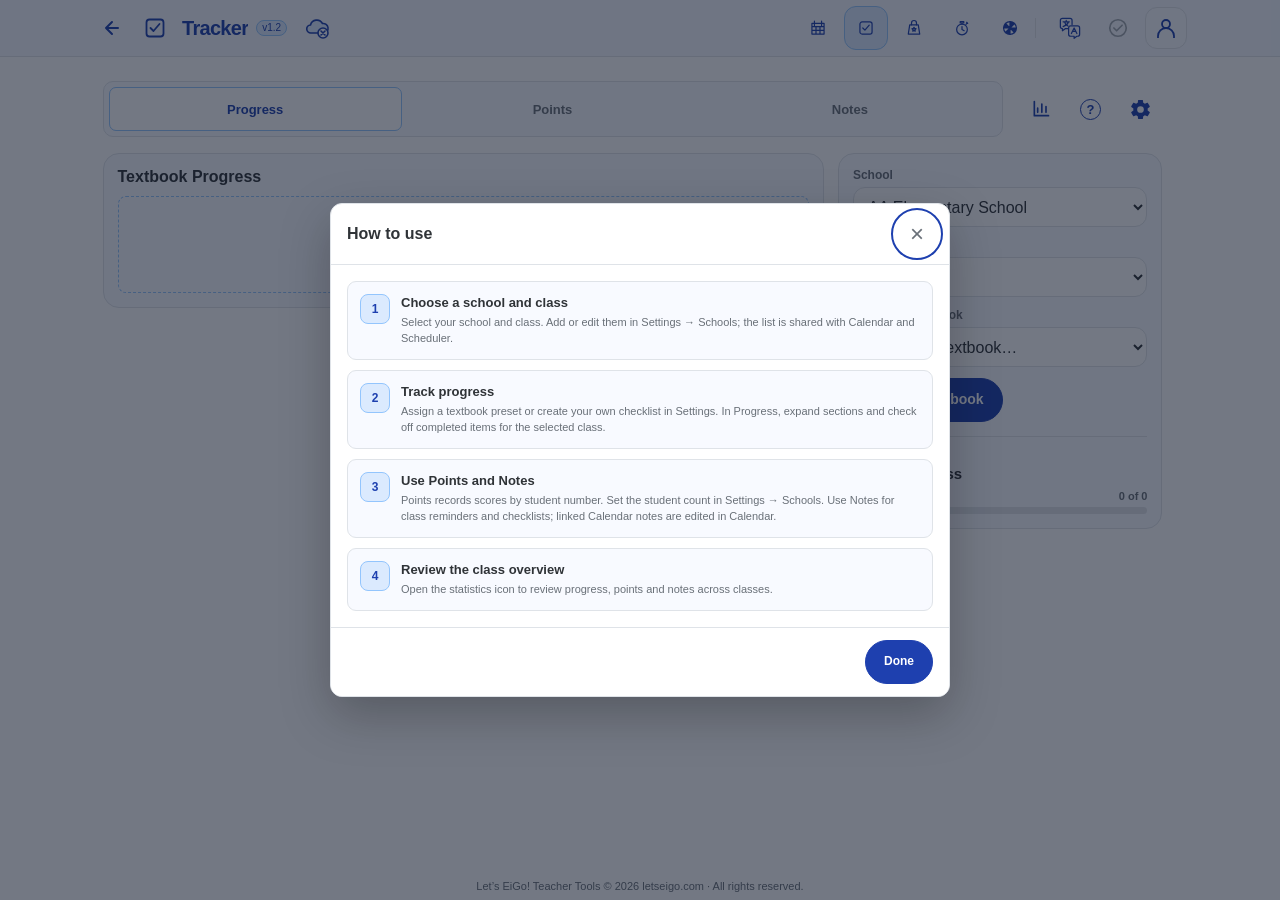
<file: tracker/index.html>
<!DOCTYPE html>
<!-- Class Tracker · Teacher Tools -->
<html lang="en" class="site-scroll-page">
<head>
    <meta charset="UTF-8">
    <meta name="viewport" content="width=device-width, initial-scale=1.0">
    <meta name="color-scheme" content="light dark">
    <meta name="description" content="Track each class's progress through lessons and textbook sections with reusable checklists.">
    <title data-i18n="tracker.metaTitle">Class Tracker · Teacher Tools</title>
    <link rel="apple-touch-icon" sizes="180x180" href="../assets/pwa/apple-touch-icon.png">
    <!-- TEACHER-TOOLS:FAVICON:START -->
    <link rel="icon" type="image/svg+xml" href="data:image/svg+xml,%3Csvg%20xmlns%3D%22http%3A%2F%2Fwww.w3.org%2F2000%2Fsvg%22%20viewBox%3D%220%200%2032%2032%22%3E%3Crect%20width%3D%2232%22%20height%3D%2232%22%20rx%3D%227%22%20fill%3D%22%23294f70%22%2F%3E%3Cg%20transform%3D%22translate%282%202%29%22%20fill%3D%22none%22%20stroke%3D%22%23fff%22%20stroke-width%3D%221.7%22%20stroke-linecap%3D%22round%22%20stroke-linejoin%3D%22round%22%3E%3Crect%20x%3D%225.5%22%20y%3D%225.5%22%20width%3D%2217%22%20height%3D%2217%22%20rx%3D%223%22%2F%3E%3Cpath%20d%3D%22m9.5%2014%203%203%206-7%22%2F%3E%3C%2Fg%3E%3C%2Fsvg%3E">
<!-- TEACHER-TOOLS:FAVICON:END -->
        <script src="../assets/js/selfie/schema.js"></script>
<!-- TEACHER-TOOLS:THEME-BOOTSTRAP:START -->
    <script src="../assets/js/theme-bootstrap.js?v=teacher-tools-2026-11-25-sync-warning-1" data-teacher-tools-bootstrap></script>
<!-- TEACHER-TOOLS:THEME-BOOTSTRAP:END -->
    <meta name="teacher-tools-release" content="teacher-tools-2026-11-25-sync-warning-1">
    <link rel="stylesheet" href="../assets/css/foundation.css?v=teacher-tools-2026-11-25-sync-warning-1">
    <link rel="stylesheet" href="../assets/css/site.css?v=teacher-tools-2026-11-25-sync-warning-1">
    <link rel="stylesheet" href="../assets/css/components.css?v=teacher-tools-2026-11-25-sync-warning-1">
    <style>


        .icon-button { width: 40px; height: 40px; display: inline-flex; align-items: center; justify-content: center; padding: 0; color: var(--accent); background: transparent; border: 0; border-radius: 50%; cursor: pointer; }
        .icon-button:hover { background: var(--panel); }

        .modal-card.overview-modal { width: min(960px, 100%); }
        .overview-modal .close-button { width: 44px; height: 44px; }
        .overview-filters { display: grid; grid-template-columns: repeat(2, minmax(0, 1fr)); gap: 12px; }
        .overview-summary { margin: 16px 0; color: var(--text); font-weight: 700; }
        .overview-table-wrap { max-width: 100%; overflow: auto; }
        .overview-table { width: 100%; border-collapse: collapse; font-size: 12px; }
        .overview-table th, .overview-table td { padding: 10px; text-align: left; border-bottom: 1px solid var(--line); vertical-align: top; }
        .overview-table th { color: var(--muted); }
        .overview-table .button { min-height: 44px; }
        .overview-progress { white-space: nowrap; }
        @media (max-width: 620px) { .overview-filters { grid-template-columns: 1fr; } }

        .tracker-controls + .dashboard-grid { margin-top: 16px; }
        .helper-text, .empty-copy { margin: 0; color: var(--muted); font-size: 12px; line-height: 1.5; }
        .dashboard-grid { display: grid; grid-template-columns: minmax(0, 1.6fr) minmax(220px, .72fr); gap: 14px; align-items: start; }
        .picker-card, .tracker-card { padding: 14px; background: var(--panel); border: 1px solid var(--line); border-radius: 10px; }
        .field { display: grid; gap: 5px; margin-bottom: 11px; }

        input[type="text"], select, textarea { width: 100%; min-height: 40px; padding: 8px 10px; color: var(--text); background: var(--surface); border: 1px solid var(--line); border-radius: 8px; }
        textarea { min-height: 150px; resize: vertical; }
        .assignment-summary { margin-top: 14px; padding-top: 13px; border-top: 1px solid var(--line); }
        .eyebrow { margin: 0 0 4px; color: var(--muted); font-size: 10px; font-weight: 800; letter-spacing: .06em; text-transform: uppercase; }
        .assignment-title { margin: 0; font-size: 15px; }
        .progress-line { display: flex; justify-content: space-between; gap: 8px; margin-top: 8px; color: var(--muted); font-size: 11px; }
        .progress-track { height: 7px; margin-top: 5px; overflow: hidden; background: var(--line); border-radius: 999px; }
        .progress-fill { width: 0; height: 100%; background: var(--accent); border-radius: inherit; transition: width 180ms ease; }
        .tracker-heading { display: flex; align-items: center; justify-content: space-between; gap: 12px; margin-bottom: 10px; }
        .tracker-heading h2 { margin: 0; font-size: 16px; }
        .button { min-height: 38px; display: inline-flex; align-items: center; justify-content: center; padding: 8px 12px; color: var(--accent); background: var(--accent-soft); border: 1px solid var(--accent-border); border-radius: 8px; font-size: 12px; font-weight: 700; cursor: pointer; }
        .button-primary { color: #fff; background: var(--accent); border-color: var(--accent); }
        html[data-theme="true-dark"] .button-primary { color: #07101d; }
        .button-danger { color: var(--danger); background: var(--surface); border-color: var(--danger); }
        .button[hidden] { display: none !important; }
        .checklist { display: grid; gap: 5px; }
        .check-row { min-height: 44px; display: grid; grid-template-columns: 26px minmax(0,1fr); align-items: center; gap: 7px; padding: 7px 10px; border: 1px solid var(--line); border-radius: 8px; cursor: pointer; }
        .check-row.collapsible { grid-template-columns: 26px 28px minmax(0,1fr); }
        .check-row[hidden] { display: none; }
        .check-row input { width: 18px; height: 18px; accent-color: var(--accent); }
        .collapse-button { width: 28px; height: 28px; display: grid; place-items: center; padding: 0; color: var(--accent); background: transparent; border: 0; border-radius: 6px; cursor: pointer; }
        .collapse-button:hover { background: color-mix(in srgb,var(--accent) 9%,transparent); }
        .collapse-chevron { display: block; font-size: 13px; transition: transform 160ms ease; }
        .collapse-button[aria-expanded="true"] .collapse-chevron { transform: rotate(90deg); }
        .check-copy { min-width: 0; display: flex; align-items: center; gap: 7px; }
        .check-marker-icons { display: inline-flex; align-items: center; gap: 3px; flex: 0 0 auto; color: var(--accent); }
        .check-marker-icon { width: 22px; height: 22px; display: block; overflow: visible; stroke: currentColor; stroke-width: 1.8; stroke-linecap: round; stroke-linejoin: round; fill: none; }
        .check-label-text { min-width: 0; overflow-wrap: anywhere; }
        .check-row.level-1 { margin-top: 6px; background: var(--accent-soft); border-color: var(--accent-border); font-weight: 800; }
        .check-row.level-2 { margin-left: 12px; background: var(--surface); font-weight: 700; }
        .check-row.level-3 { margin-left: 26px; background: color-mix(in srgb, var(--panel) 76%, var(--accent-soft)); font-size: 13px; }
        .check-row.complete .check-label-text { color: var(--muted); text-decoration: line-through; }
        .empty-state { padding: 28px 18px; text-align: center; border: 1px dashed var(--accent-border); border-radius: 8px; }
        .empty-state strong { display: block; margin-bottom: 5px; font-size: 14px; }
        .modal-backdrop { position: fixed; inset: 0; z-index: 200; display: none; align-items: center; justify-content: center; padding: 16px; background: rgba(15,23,42,.58); }

        .modal-card { width: min(620px,100%); max-height: min(760px,calc(100dvh - 32px)); overflow: hidden; display: flex; flex-direction: column; background: var(--surface); border: 1px solid var(--line); border-radius: 12px; }
        .modal-header { min-height: 52px; display: flex; align-items: center; justify-content: space-between; padding: 8px 10px 8px 16px; border-bottom: 1px solid var(--line); }
        .modal-title { margin: 0; font-size: 16px; }
        .close-button { width: 40px; height: 40px; color: var(--muted); background: transparent; border: 0; border-radius: 50%; font-size: 24px; cursor: pointer; }

        .storage-warning { margin: 10px 14px 0; padding: 9px 10px; color: var(--warning-text); background: var(--warning-bg); border: 1px solid var(--warning-border); border-radius: 7px; font-size: 10.5px; line-height: 1.4; }
        .settings-tabs { display: grid; grid-template-columns: repeat(auto-fit,minmax(120px,1fr)); gap: 5px; padding: 10px 14px 0; }
        .settings-tab { padding: 8px 6px; color: var(--muted); background: var(--surface); border: 1px solid var(--line); border-radius: 7px 7px 0 0; font-size: 11px; font-weight: 650; cursor: pointer; }
        .settings-tab.active { color: var(--accent); background: var(--accent-soft); border-color: var(--accent-border); }
        .settings-scroll { overflow-y: auto; padding: 12px 14px 16px; }
        .settings-panel { display: none; }
        .settings-panel.active { display: block; }
        .settings-heading { margin: 0 0 5px; font-size: 14px; }
        .settings-help { margin: 0 0 12px; color: var(--muted); font-size: 11.5px; line-height: 1.5; }
        .settings-grid { display: grid; grid-template-columns: 1fr 1fr; gap: 10px; }
        .settings-section { padding: 12px; background: var(--panel); border: 1px solid var(--line); border-radius: 9px; }
        .school-editor { display: grid; gap: 10px; margin-top: 10px; }
        .school-editor h4 { margin: 4px 0 0; color: var(--muted); font-size: 12px; }
        .school-actions { display: flex; flex-wrap: wrap; gap: 7px; margin-top: 7px; }
        .school-actions .button { flex: 1; min-width: 110px; }
        .class-list { display: grid; gap: 5px; }
        .class-edit-row { display: grid; grid-template-columns: minmax(70px,.8fr) minmax(90px,1fr) 76px 34px; align-items: end; gap: 6px; padding: 7px 8px; background: var(--surface); border: 1px solid var(--line); border-radius: 6px; }
        .class-edit-row .field { margin: 0; }
        .class-edit-row .field-label { font-size: 10px; }
        .class-edit-row input { min-width: 0; }
        .remove-class-button { width: 34px; min-width: 34px; height: 40px; padding: 0; color: var(--danger); background: transparent; border: 1px solid var(--line); border-radius: 7px; font-size: 18px; cursor: pointer; }
        .add-class-row { display: grid; grid-template-columns: minmax(0,1fr) auto; gap: 7px; }
        .button-row { display: flex; flex-wrap: wrap; gap: 8px; margin-top: 10px; }
        .status { min-height: 18px; margin: 8px 0 0; color: var(--muted); font-size: 11px; }
        .notice { padding: 10px 12px; color: var(--warning-text); background: var(--warning-bg); border: 1px solid var(--warning-border); border-radius: 8px; font-size: 11.5px; line-height: 1.5; }
        .modal-actions { display: flex; justify-content: flex-end; padding: 12px 16px; border-top: 1px solid var(--line); }
        @media (min-width: 701px) {
            .dashboard-grid > .tracker-card { grid-column: 1; grid-row: 1; }
            .dashboard-grid > .picker-card { grid-column: 2; grid-row: 1; }
        }
        @media (max-width: 700px) { .dashboard-grid { grid-template-columns: 1fr; } }
        @media (max-width: 620px) {     .modal-card { max-height: calc(100dvh - 12px); } .settings-grid { grid-template-columns: 1fr; } .class-edit-row { grid-template-columns: minmax(0,1fr) 34px; } .class-edit-row .class-detail-field { grid-column: 1 / -1; } }
        @media (max-width: 380px) { .check-row.level-2 { margin-left: 7px; } .check-row.level-3 { margin-left: 14px; } }
        @media (prefers-reduced-motion: reduce) { *,*::before,*::after { transition-duration: .01ms !important; } }

        /* Schools: match Scheduler's applet-owned field and row patterns. */
        .textbook-section { margin-top: 12px; }
        .dashboard-tabs { display: grid; grid-template-columns: repeat(3,minmax(0,1fr)); gap: 4px; padding: 5px; background: var(--panel); border: 1px solid var(--line); border-radius: 10px; }
        .note-card { border: 1px solid var(--line); background: color-mix(in srgb, var(--panel) 76%, var(--accent-soft)); border-radius: 10px; padding: 14px; margin: 12px 0; min-width: 0; }
        .note-card h3 { margin: 0 0 10px; overflow-wrap: anywhere; }
        .calendar-note-badge { float: right; margin-left: 8px; color: var(--accent); }
        .note-archive-button { display: inline-flex; align-items: center; gap: 6px; color: var(--accent); }
        .note-actions { display: flex; flex-wrap: wrap; gap: 6px; margin-top: 12px; }
        .dashboard-tab { min-height: 44px; padding: 8px; border: 1px solid transparent; border-radius: 7px; color: var(--muted); background: transparent; font-size: 13px; font-weight: 750; cursor: pointer; }
        .dashboard-tab.active { color: var(--accent); background: var(--surface); border-color: var(--accent-border); }
        .class-points-summary { display: flex; align-items: center; justify-content: space-between; gap: 14px; margin-bottom: 10px; padding: 11px 13px; color: var(--text); background: var(--accent-soft); border: 1px solid var(--accent-border); border-radius: 8px; }
        .class-points-summary span { font-size: 12px; font-weight: 750; }
        .class-points-summary strong { color: var(--accent); font-size: 22px; line-height: 1; }
        .points-table { width: 100%; border-collapse: collapse; font-size: 13px; }
        .points-table caption { width: 100%; padding: 0 0 6px; text-align: left; }
        .points-table th { padding: 8px; color: var(--muted); font-size: 11px; text-align: left; }
        .points-table td, .points-table tbody th { padding: 8px; border-top: 1px solid var(--line); }
        .points-table tbody th { width: 48px; color: var(--text); font-size: 13px; }
        .points-audit { min-width: 175px; color: var(--muted); font-size: 11px; line-height: 1.35; }
        .points-control { display: flex; align-items: center; gap: 7px; }
        .points-star { color: var(--accent); font-size: 22px; line-height: 1; }
        .points-input { width: 90px; min-width: 0; min-height: 40px; padding: 8px; color: var(--text); background: var(--surface); border: 1px solid var(--line); border-radius: 7px; }
        .points-step { width: 40px; height: 40px; padding: 0; color: var(--accent); background: var(--accent-soft); border: 1px solid var(--accent-border); border-radius: 7px; font-size: 19px; cursor: pointer; }
        .points-step:disabled { opacity: .45; cursor: default; }
        #textbookEditor[hidden] { display: none; }
        .textbook-list { display: grid; gap: 7px; }
        .textbook-entry { display: flex; flex-wrap: wrap; align-items: center; gap: 8px; padding: 9px 10px; background: var(--surface); border: 1px solid var(--line); border-radius: 7px; }
        .textbook-entry .book-copy { flex: 1 1 160px; min-width: 0; overflow-wrap: anywhere; font-size: 12px; }
        .book-copy small { display: block; margin-top: 3px; color: var(--muted); font-size: 10.5px; }
        .preset-choice { display: flex; align-items: center; gap: 9px; min-height: 40px; font-size: 12px; cursor: pointer; }
        .preset-choice input { width: 18px; height: 18px; accent-color: var(--accent); flex-shrink: 0; }
        .book-actions { display: flex; gap: 5px; }
        #settingsModal .modal-card { width: min(680px,100%); max-height: min(780px,calc(100dvh - 36px)); border: 0; border-radius: 13px; box-shadow: 0 18px 55px rgba(0,0,0,.25); }
        #settingsModal .modal-header { gap: 12px; padding: 12px 14px 10px 16px; }
        #settingsModal .close-button { width: 34px; height: 34px; border-radius: 7px; line-height: 1; }
        #settingsPanel-schools .settings-heading, #schoolEditor h3 { margin: 0 0 10px; color: var(--muted); font-size: 13px; }
        #schoolEditor h3 { margin-top: 12px; }
        #schoolEditor .classes-heading-row { display: flex; align-items: center; justify-content: space-between; gap: 8px; margin-top: 12px; }
        #schoolEditor .classes-heading-row h3 { margin: 0; }
        #schoolEditor { display: block; margin-top: 0; }
        #settingsPanel-schools .field { display: block; margin: 0 0 12px; }
        #settingsPanel-schools .field-label { display: block; margin-bottom: 5px; font-size: 12px; line-height: 15px; font-weight: 600; }
        #settingsPanel-schools input, #settingsPanel-schools select { width: 100%; min-height: 0; padding: 9px 10px; color: var(--text); background: var(--surface); border: 1px solid var(--line); border-radius: 7px; font-size: 14px; }
        #settingsPanel-schools select { border-color: var(--accent-border); background: color-mix(in srgb,var(--accent-soft) 26%,var(--surface)); }
        #settingsPanel-schools .school-name-editor { display: grid; grid-template-columns: 1fr; gap: 7px; }
        #settingsPanel-schools .button { display: block; flex: 1; min-height: 0; min-width: 105px; padding: 8px; border: 1px solid var(--line); border-radius: 6px; color: var(--text); background: var(--surface); font-size: 11px; font-weight: 400; }
        #settingsPanel-schools .button:hover { background: var(--accent-soft); border-color: var(--accent-border); }
        #settingsPanel-schools .button-danger { color: var(--danger); }
        #settingsPanel-schools .helper-text, #schoolStatus { margin: 5px 0 0; min-height: 0; color: var(--muted); font-size: 10.5px; line-height: 1.4; }
        #settingsPanel-schools .class-edit-row { display: grid; grid-template-columns: 24px minmax(72px,1fr) auto 24px; align-items: center; gap: 6px; font-size: 11px; }
        #settingsPanel-schools .class-sort-button { flex: 0 0 auto; min-width: 0; padding: 5px 8px; font-size: 10px; white-space: nowrap; }
        #settingsPanel-schools .class-name-input { width: 100%; min-width: 0; padding: 5px 6px; font-size: 10px; font-weight: 400; line-height: 1.2; }
        .class-details { display: grid; grid-template-columns: auto auto; align-items: center; gap: 6px; }
        #settingsPanel-schools .class-detail-field { display: grid; grid-template-columns: auto auto; align-items: center; gap: 4px; margin: 0; }
        #settingsPanel-schools .class-detail-field .field-label { margin-bottom: 5px; font-size: 9px; font-weight: 650; }
        #settingsPanel-schools .class-teacher-input { width: 104px; padding: 5px; font-size: 10px; }
        #settingsPanel-schools .class-students-input { width: 52px; padding: 5px; font-size: 10px; }
        #settingsPanel-schools .class-order-controls { display: grid; grid-template-rows: repeat(2,20px); gap: 2px; }
        #settingsPanel-schools .class-order-button { width: 24px; height: 20px; padding: 0; color: var(--muted); background: var(--surface); border: 1px solid var(--line); border-radius: 4px; font-size: 10px; line-height: 1; cursor: pointer; }
        #settingsPanel-schools .class-order-button:hover:not(:disabled) { color: var(--accent); border-color: var(--accent); }
        #settingsPanel-schools .class-order-button:disabled { opacity: .3; cursor: default; }
        #settingsPanel-schools .remove-class-button { width: auto; min-width: 0; height: auto; border: 0; border-radius: 0; font-size: 16px; font-weight: 700; }
        #settingsPanel-schools .add-class-row { display: flex; gap: 7px; align-items: end; margin-top: 7px; }
        #settingsPanel-schools .add-class-row > * { flex: 1; }
        #settingsPanel-schedule .field, #settingsPanel-periods .field { display:block; margin:0 0 12px; }
        #settingsPanel-schedule .field-label, #settingsPanel-periods .field-label { display:block; margin-bottom:5px; font-size:12px; line-height:15px; font-weight:600; }
        #settingsPanel-schedule input, #settingsPanel-schedule select, #settingsPanel-periods input, #settingsPanel-periods select { width:100%; min-width:0; padding:9px 10px; color:var(--text); background:var(--surface); border:1px solid var(--line); border-radius:7px; font: inherit; font-family: var(--font-ui); font-size:14px; }
        #settingsPanel-schedule select, #settingsPanel-periods select { border-color:var(--accent-border); background:color-mix(in srgb,var(--accent-soft) 26%,var(--surface)); }
        .settings-subheading { margin:14px 0 10px; padding-top:12px; border-top:1px solid var(--line); color:var(--muted); font-size:13px; }
        .working-hours-row { display:grid; grid-template-columns:minmax(0,1fr) minmax(0,1fr) 80px; align-items:end; gap:8px; }
        .working-hours-row .field-label { min-height:30px; display:flex; align-items:end; }
        .working-color-field input[type="color"] { min-height:38px; padding:4px; }
        .saved-dates-header { display:grid; grid-template-columns:36px 1fr 36px; align-items:center; gap:8px; margin:11px 0 7px; text-align:center; }
        .saved-dates-title { color:var(--muted); font-size:12px; font-weight:700; }
        .schedule-month-label { margin-top:2px; color:var(--muted); font-size:11px; }
        .month-nav-btn { width:36px; height:32px; color:var(--muted); background:var(--surface); border:1px solid var(--line); border-radius:6px; cursor:pointer; }
        .schedule-date-list { display:grid; gap:5px; }
        .schedule-date-row { display:flex; align-items:center; justify-content:space-between; gap:10px; padding:7px 8px; background:var(--surface); border:1px solid var(--line); border-radius:6px; font-size:11px; }
        .period-table { width:100%; margin-top:7px; border-collapse:collapse; font-size:11px; }
        .period-table th, .period-table td { padding:4px 3px; text-align:left; vertical-align:middle; }
        .period-table th { color:var(--muted); font-weight:650; }
        .period-table input { padding:6px !important; font-size:11px !important; }

        .switch-row input { width:auto !important; }

        .lunch-fields { display:grid; grid-template-columns:repeat(2,minmax(0,1fr)); gap:8px; }
        @media (max-width:620px) {
            #settingsModal .modal-card { max-height: calc(100dvh - 12px); border-radius: 9px; }
            #settingsModal .settings-tabs { padding-left: 8px; padding-right: 8px; }
            #settingsModal .settings-scroll { padding: 10px 8px 12px; }
            #settingsModal .storage-warning { margin-left: 8px; margin-right: 8px; }
            #settingsPanel-schools .class-detail-field { grid-column: auto; }
        }
        @media (max-width:520px) {
            #settingsPanel-schools .class-edit-row { grid-template-columns: 24px minmax(0,1fr) 24px; }
            #settingsPanel-schools .class-order-controls { grid-column: 1; grid-row: 1; }
            #settingsPanel-schools .class-name-input { grid-column: 2; grid-row: 1; }
            #settingsPanel-schools .remove-class-button { grid-column: 3; grid-row: 1; }
            .class-details { grid-column: 1 / -1; grid-row: 2; }
            .points-table, .points-table tbody { display: block; }
            .points-table caption { display: block; }
            .points-table thead { position: absolute; width: 1px; height: 1px; overflow: hidden; clip: rect(0 0 0 0); clip-path: inset(50%); white-space: nowrap; }
            .points-table tr { display: grid; grid-template-columns: 34px minmax(0,1fr); align-items: center; border-top: 1px solid var(--line); }
            .points-table td, .points-table tbody th { border-top: 0; }
            .points-table tbody th { grid-column: 1; grid-row: 1; width: auto; }
            .points-table tbody td:not(.points-audit) { grid-column: 2; grid-row: 1; }
            .points-audit { grid-column: 1 / -1; grid-row: 2; min-width: 0; padding-top: 0 !important; }
            .points-audit::before { content: "Audit: "; font-weight: 700; }
            .points-control { justify-content: flex-start; }
            .points-input { width: min(90px,100%); }
        }
        @media (max-width:380px) {
            #settingsModal .settings-tab { font-size: 10px; }
            .working-hours-row { grid-template-columns:repeat(2,minmax(0,1fr)); }
            .working-hours-row > .field:last-child { width:80px; }
        }

</style>
</head>
<body data-tool="tracker" class="app-page">
    <!-- TEACHER-TOOLS:SITE-HEADER:START -->
    <script src="../assets/js/tools.js?v=teacher-tools-2026-11-25-sync-warning-1" data-teacher-tools-tools></script>
    <script src="../assets/js/toolbar.js?v=teacher-tools-2026-11-25-sync-warning-1" data-teacher-tools-toolbar data-page="tracker"></script>
    <script src="../assets/js/profile.js?v=teacher-tools-2026-11-25-sync-warning-1" data-teacher-tools-profile></script>
<!-- TEACHER-TOOLS:SITE-HEADER:END -->
<div class="site-page-scroll themed-scroll">
    <main class="page-main">
        <div class="app-shell" data-app-version="v1.2">
            <div class="app-main">
                <p id="schoolDataNotice" class="settings-help" role="status" hidden></p>
                <div class="tracker-controls app-control-row">
                        <div class="mode-tab dashboard-tabs mode-tabs app-control-content" role="tablist" aria-label="Class tracking views" data-i18n-aria-label="tracker.viewsAria">
                            <button type="button" id="dashboardTab-progress" class="mode-tab dashboard-tab active" role="tab" aria-selected="true" aria-controls="dashboardPanel-progress" data-dashboard-tab="progress" data-i18n="tracker.progress">Progress</button>
                            <button type="button" id="dashboardTab-points" class="mode-tab dashboard-tab" role="tab" aria-selected="false" aria-controls="dashboardPanel-points" tabindex="-1" data-dashboard-tab="points" data-i18n="tracker.points">Points</button>
                            <button type="button" id="dashboardTab-notes" class="mode-tab dashboard-tab" role="tab" aria-selected="false" aria-controls="dashboardPanel-notes" tabindex="-1" data-dashboard-tab="notes" data-i18n="tracker.notes">Notes</button>
                        </div>
                <div class="tracker-actions app-actions">
                    <button type="button" id="overviewButton" class="icon-button" data-modal-open="overviewModal" aria-haspopup="dialog" aria-label="Class overview" title="Class overview" data-i18n-aria-label="overview.title" data-i18n-title="overview.title"><svg viewBox="0 0 24 24" aria-hidden="true" data-shared-icon="statistics"></svg></button>
                    <button type="button" class="icon-button" data-modal-open="tutorialModal" aria-label="Open How to use help" title="How to use" data-i18n-aria-label="tracker.helpOpen" data-i18n-title="tracker.helpTitle"><span class="help-button-mark" aria-hidden="true">?</span></button>
                    <button type="button" class="icon-button" data-modal-open="settingsModal" aria-label="Open Class Tracker settings" title="Settings" data-i18n-aria-label="tracker.settingsOpen" data-i18n-title="tracker.settingsTitle"><svg class="settings-icon" viewBox="0 0 24 24" aria-hidden="true" data-shared-icon="settings"></svg></button>
                </div>
                </div>
                <div class="dashboard-grid">
                    <aside class="picker-card" aria-label="Class and textbook selection" data-i18n-aria-label="tracker.pickerAria">
                        <label class="field"><span class="field-label" data-i18n="tracker.school">School</span><select id="schoolSelect"></select></label>
                        <label class="field"><span class="field-label" data-i18n="tracker.class">Class</span><select id="classSelect"></select></label>
                        <label class="field"><span class="field-label" data-i18n="tracker.assignedTextbook">Assigned Textbook</span><select id="templateSelect"></select></label>
                        <button type="button" id="assignButton" class="button button-primary" data-i18n="tracker.assignTextbook">Assign Textbook</button>
                        <div class="assignment-summary">
                            <p class="eyebrow" data-i18n="tracker.currentClass">Current class</p><h2 id="classHeading" class="assignment-title" data-i18n="tracker.chooseClass">Choose a class</h2>
                            <div class="progress-line"><span data-i18n="tracker.progress">Progress</span><strong id="progressText">0 of 0</strong></div><div class="progress-track"><div id="progressFill" class="progress-fill"></div></div>
                        </div>
                    </aside>

                    <section class="tracker-card" aria-label="Class tracking" data-i18n-aria-label="tracker.trackingAria">

                        <section id="dashboardPanel-progress" role="tabpanel" aria-labelledby="dashboardTab-progress">
                            <div class="tracker-heading"><h2 id="checklistHeading" data-i18n="tracker.textbookProgress">Textbook Progress</h2><button type="button" id="clearProgressButton" class="button" hidden data-i18n="tracker.clearChecks">Clear checks</button></div>
                            <div id="checklist" class="checklist"></div>
                        </section>
                        <section id="dashboardPanel-points" role="tabpanel" aria-labelledby="dashboardTab-points" hidden>
                            <div class="tracker-heading"><h2 data-i18n="tracker.studentPoints">Student points</h2></div>
                            <div class="class-points-summary" aria-live="polite"><span data-i18n="tracker.classPoints">Class Points</span><strong id="classPointsTotal">—</strong></div>
                            <p class="settings-help" data-i18n="tracker.pointsHelp">Points are saved separately for this class by student number. Audit totals combine adjustments made within a five-minute window. Set the student count in Settings → Schools.</p>
                            <div id="pointsRows"></div>
                            <p id="pointsStatus" class="status" role="status"></p>
                        </section>
                        <section id="dashboardPanel-notes" role="tabpanel" aria-labelledby="dashboardTab-notes" hidden>
                            <div class="tracker-heading"><h2 data-i18n="tracker.classNotes">Class notes</h2><div class="note-actions"><button type="button" id="toggleArchivedNotes" class="button note-archive-button" aria-pressed="false" data-i18n="tracker.archived">Archived</button><button type="button" id="addNoteButton" class="button" data-i18n="tracker.addNote">＋ Add Note</button></div></div>
                            <p class="settings-help" data-i18n="tracker.notesHelp">Quick reminders and to-do lists saved separately for each class. Calendar event notes appear automatically for the matching school and class in this browser. Edit linked notes in Calendar; archive them here to hide them.</p>
                            <div id="notesList"></div>
                            <form id="noteEditor" hidden>
                                <h3 id="noteEditorHeading" data-i18n="tracker.addNotePlain">Add note</h3>
                                <label class="field"><span class="field-label" data-i18n="tracker.noteTitle">Title</span><input id="noteTitle" maxlength="120" required></label>
                                <label class="field"><span class="field-label" data-i18n="tracker.details">Details</span><textarea id="noteBody" rows="6" maxlength="20000" aria-describedby="noteHelp"></textarea></label>
                                <p id="noteHelp" class="settings-help" data-i18n="tracker.noteSyntaxHelp">Use [] for a checkbox, [-] for a bullet, and [1], [2], etc. for circled numbers. Activity markers such as [G], [L], [ES], and [KS] work here too. Checked boxes appear as [x] when editing.</p>
                                <div class="note-actions"><button class="button button-primary" type="submit" data-i18n="tracker.saveNote">Save Note</button><button id="cancelNoteButton" class="button" type="button" data-i18n="tracker.cancel">Cancel</button></div>
                            </form>
                            <p id="notesStatus" class="status" role="status"></p>
                        </section>
                    </section>

                </div>
            </div>
        </div>
    </main>
</div>
    <footer class="app-copyright">Let’s EiGo! Teacher Tools © 2026 letseigo.com · All rights reserved.</footer>

    <div id="overviewModal" class="modal-backdrop" data-shared-modal aria-hidden="true">
        <section class="modal-card overview-modal" role="dialog" aria-modal="true" aria-labelledby="overviewTitle">
            <header class="modal-header"><h2 id="overviewTitle" class="modal-title" data-i18n="overview.title">Class overview</h2><button type="button" class="close-button" data-modal-close aria-label="Close class overview" data-i18n-aria-label="overview.close">×</button></header>
            <div class="modal-content">
                <div class="overview-filters"><label class="field"><span data-i18n="tracker.school">School</span><select id="overviewSchool"></select></label><label class="field"><span data-i18n="tracker.assignedTextbook">Assigned Textbook</span><select id="overviewTextbook"></select></label></div>
                <p class="helper-text" data-i18n="overview.help">Current checklist totals include all levels, just like Progress. Compare percentages within the same textbook. Active notes and unchecked tasks include unarchived Calendar notes.</p>
                <p id="overviewSummary" class="overview-summary" role="status" aria-live="polite"></p>
                <div class="overview-table-wrap" tabindex="0" role="region" aria-label="Class overview results" data-i18n-aria-label="overview.results"><table class="overview-table"><thead><tr><th data-i18n="tracker.school">School</th><th data-i18n="tracker.class">Class</th><th data-i18n="tracker.assignedTextbook">Assigned Textbook</th><th data-i18n="tracker.progress">Progress</th><th data-i18n="overview.notes">Active notes</th><th data-i18n="overview.tasks">Open tasks</th></tr></thead><tbody id="overviewRows"></tbody></table></div>
                <p id="overviewEmpty" class="empty-copy" hidden data-i18n="overview.empty">No classes match these filters.</p>
            </div>
        </section>
    </div>

    <div id="tutorialModal" class="modal-backdrop" data-shared-modal data-first-use-storage-key="teacherTools.classTracker.tutorialSeen.v1" aria-hidden="true">
        <section class="modal-card" role="dialog" aria-modal="true" aria-labelledby="tutorialTitle">
            <header class="modal-header"><h2 id="tutorialTitle" class="modal-title" data-i18n="tracker.helpTitle">How to use</h2><button type="button" class="close-button" data-modal-close aria-label="Close help" data-i18n-aria-label="tracker.helpClose">×</button></header>
            <div class="modal-content"><div class="tutorial-steps">
                <section class="tutorial-step"><span class="tutorial-number" aria-hidden="true">1</span><div><h3 data-i18n="tracker.tutorial1Title">Choose a school and class</h3><p data-i18n="tracker.tutorial1Body">Select your school and class. Add or edit them in Settings → Schools; the list is shared with Calendar and Scheduler.</p></div></section>
                <section class="tutorial-step"><span class="tutorial-number" aria-hidden="true">2</span><div><h3 data-i18n="tracker.tutorial2Title">Track progress</h3><p data-i18n="tracker.tutorial2Body">Assign a textbook preset or create your own checklist in Settings. In Progress, expand sections and check off completed items for the selected class.</p></div></section>
                <section class="tutorial-step"><span class="tutorial-number" aria-hidden="true">3</span><div><h3 data-i18n="tracker.tutorial3Title">Use Points and Notes</h3><p data-i18n="tracker.tutorial3Body">Points records scores by student number. Set the student count in Settings → Schools. Use Notes for class reminders and checklists; linked Calendar notes are edited in Calendar.</p></div></section>
            <section class="tutorial-step"><span class="tutorial-number" aria-hidden="true">4</span><div><h3 data-i18n="tracker.tutorial4Title">Review the class overview</h3><p data-i18n="tracker.tutorial4Body">Open the statistics icon to review progress, points and notes across classes.</p></div></section></div></div><div class="modal-actions"><button type="button" class="button button-primary" data-modal-close data-i18n="tracker.startTracking">Done</button></div>
        </section>
    </div>

    <div id="settingsModal" class="modal-backdrop" data-shared-modal aria-hidden="true">
        <section class="modal-card" role="dialog" aria-modal="true" aria-labelledby="settingsTitle">
            <header class="modal-header"><h2 id="settingsTitle" class="modal-title" data-i18n="tracker.settingsTitle">Class Tracker settings</h2><button type="button" class="close-button" data-modal-close aria-label="Close settings" data-i18n-aria-label="tracker.settingsClose">×</button></header>
            <div class="storage-warning"><strong data-i18n="tracker.caution">CAUTION:</strong> <span data-i18n="tracker.storageWarning">Your schools, textbooks, and progress are saved only in this browser/profile. Use Backup &amp; restore in the Teacher Tools header to preserve or move them.</span></div>
            <div class="legacy-school-settings" hidden aria-hidden="true"><div class="settings-tabs" role="tablist" aria-label="Settings sections">
                <button type="button" id="settingsTab-schools" class="settings-tab active" data-settings-tab="schools" role="tab" aria-selected="true" aria-controls="settingsPanel-schools">Schools</button>
                <button type="button" id="settingsTab-schedule" class="settings-tab" data-settings-tab="schedule" role="tab" aria-selected="false" aria-controls="settingsPanel-schedule" tabindex="-1">Schedule</button>
                <button type="button" id="settingsTab-periods" class="settings-tab" data-settings-tab="periods" role="tab" aria-selected="false" aria-controls="settingsPanel-periods" tabindex="-1">Periods</button>
                <button type="button" id="settingsTab-textbooks" class="settings-tab" data-settings-tab="textbooks" role="tab" aria-selected="false" aria-controls="settingsPanel-textbooks" tabindex="-1">Textbooks</button>
            </div>
            <div class="settings-scroll">
                <section id="settingsPanel-schools" class="settings-panel active" role="tabpanel" aria-labelledby="settingsTab-schools">
                    <div class="settings-section"><h3 class="settings-heading">School Information</h3><label class="field"><span class="field-label">Edit School</span><select id="settingsSchoolSelect"></select></label><div class="school-actions"><button type="button" id="addSchoolButton" class="button">＋ Add School</button><button type="button" id="deleteSchoolButton" class="button button-danger">− Delete School</button></div><div id="schoolEditor" class="school-editor"></div><p id="schoolStatus" class="status" role="status">Changes save automatically to this browser.</p></div>
                </section>
                <section id="settingsPanel-schedule" class="settings-panel" role="tabpanel" aria-labelledby="settingsTab-schedule" hidden>
                    <div class="settings-section"><h3 class="settings-heading">Schedule</h3><label class="field"><span class="field-label">Edit Schedule For</span><select id="trackerScheduleSchoolSelect"></select></label><h3 class="settings-subheading">Working Hours</h3><div class="working-hours-row"><label class="field"><span class="field-label">Start</span><input type="time" id="trackerWorkingStart"></label><label class="field"><span class="field-label">End</span><input type="time" id="trackerWorkingEnd"></label><label class="field working-color-field"><span class="field-label">Working Location Color</span><input type="color" id="trackerWorkingColor" value="#43877d"></label></div><p class="settings-help">Working hours and color are shared with Scheduler and Class Calendar.</p><h3 class="settings-subheading">Teaching Dates</h3><label class="field"><span class="field-label">Add Date</span><input type="date" id="trackerTeachingDate"></label><div class="button-row"><button type="button" id="trackerAddTeachingDate" class="button">＋ Add Date</button></div><div class="saved-dates-header"><button type="button" id="trackerPreviousMonth" class="month-nav-btn" aria-label="Previous saved dates month">←</button><div><div class="saved-dates-title">Saved Dates</div><div id="trackerMonthLabel" class="schedule-month-label"></div></div><button type="button" id="trackerNextMonth" class="month-nav-btn" aria-label="Next saved dates month">→</button></div><div id="trackerTeachingDates" class="schedule-date-list"></div><p id="trackerTeachingCount" class="settings-help"></p></div>
                </section>
                <section id="settingsPanel-periods" class="settings-panel" role="tabpanel" aria-labelledby="settingsTab-periods" hidden>
                    <div class="settings-section"><h3 class="settings-heading">Periods &amp; Bell Times</h3><label class="field"><span class="field-label">Edit Periods For</span><select id="trackerPeriodsSchoolSelect"></select></label><div id="trackerPeriodsEditor"></div><p id="trackerPeriodsStatus" class="status" role="status">Changes save automatically to this browser.</p></div>
                </section>
                            </div>
</div>
<!-- TEACHER-TOOLS:SHARED-SCHOOL-SETTINGS:START -->
<div class="shared-school-settings" data-shared-school-settings>
    <div class="settings-tabs" role="tablist" aria-label="Shared school settings" data-i18n-aria-label="schoolSettings.aria">
        <button type="button" class="settings-tab active" data-school-settings-tab="schools" role="tab" aria-selected="true" aria-controls="sharedSettingsPanel-schools" data-i18n="schoolSettings.schools">Schools</button>
        <button type="button" class="settings-tab" data-school-settings-tab="schedule" role="tab" aria-selected="false" aria-controls="sharedSettingsPanel-schedule" tabindex="-1" data-i18n="schoolSettings.schedule">Schedule</button>
        <button type="button" class="settings-tab" data-school-settings-tab="periods" role="tab" aria-selected="false" aria-controls="sharedSettingsPanel-periods" tabindex="-1" data-i18n="schoolSettings.periods">Periods</button>
    <button type="button" id="sharedSettingsTab-textbooks" class="settings-tab" role="tab" aria-selected="false" aria-controls="settingsPanel-textbooks" tabindex="-1">Textbooks</button></div>

    <div class="settings-scroll">
        <section id="sharedSettingsPanel-schools" class="settings-panel active" data-school-settings-panel="schools" role="tabpanel">
            <div class="settings-section">
                <h3 data-i18n="schoolSettings.schoolInfo">School Information</h3>
                <label class="form-group"><span data-i18n="schoolSettings.editSchool">Edit School</span><select data-school-select></select></label>
                <div class="settings-buttons"><button type="button" class="settings-btn" data-add-school data-i18n="schoolSettings.addSchool">＋ Add School</button><button type="button" class="settings-btn danger-btn" data-delete-school data-i18n="schoolSettings.deleteSchool">− Delete School</button></div>
                <div class="school-fields">
                    <label class="form-group"><span data-i18n="schoolSettings.schoolName">School Name</span><input type="text" maxlength="200" data-school-field="name"></label>
                    <label class="form-group"><span data-i18n="schoolSettings.location">Location (optional)</span><input type="text" maxlength="200" data-school-field="location"></label>
                </div>
                <div class="classes-heading-row section-divider"><h3 data-i18n="schoolSettings.classes">Classes</h3><button type="button" class="settings-btn compact-btn" data-sort-classes data-i18n="schoolSettings.sort">Sort A–Z</button></div>
                <div class="class-list" data-class-list></div>
                <div class="add-class-row"><input type="text" maxlength="100" placeholder="e.g. ４−１" aria-label="New class name" data-new-class data-i18n-placeholder="schoolSettings.classPlaceholder" data-i18n-aria-label="schoolSettings.newClassAria"><button type="button" class="settings-btn" data-add-class data-i18n="schoolSettings.addClass">＋ Add Class</button></div>
            </div>
        </section>

        <section id="sharedSettingsPanel-schedule" class="settings-panel" data-school-settings-panel="schedule" role="tabpanel" hidden>
            <div class="settings-section">
                <h3 data-i18n="schoolSettings.schedule">Schedule</h3>
                <label class="form-group"><span data-i18n="schoolSettings.editSchedule">Edit Schedule For</span><select data-school-select></select></label>
                <h3 class="settings-subheading" data-i18n="schoolSettings.workingHours">Working Hours</h3>
                <div class="working-hours-row">
                    <label class="form-group"><span data-i18n="schoolSettings.start">Start</span><input type="time" data-working-start></label>
                    <label class="form-group"><span data-i18n="schoolSettings.end">End</span><input type="time" data-working-end></label>
                    <label class="form-group working-color-field"><span data-i18n="schoolSettings.color">Color</span><input type="color" value="#43877d" data-working-color></label>
                </div>
                <p class="helper-text" data-i18n="schoolSettings.workingHelp">Working hours and color are shared across Teacher Tools.</p>
                <h3 class="settings-subheading" data-i18n="schoolSettings.teachingDates">Teaching Dates</h3>
                <label class="form-group"><span data-i18n="schoolSettings.addDate">Add Date</span><input type="date" data-teaching-date></label>
                <div class="settings-buttons"><button type="button" class="settings-btn" data-add-teaching-date data-i18n="schoolSettings.addDateButton">＋ Add Date</button></div>
                <div class="saved-dates-header"><button type="button" class="month-nav-btn" data-previous-month aria-label="Previous saved dates month" data-i18n-aria-label="schoolSettings.previousMonth">←</button><div><div class="saved-dates-title" data-i18n="schoolSettings.savedDates">Saved Dates</div><div class="schedule-month-label" data-month-label></div></div><button type="button" class="month-nav-btn" data-next-month aria-label="Next saved dates month" data-i18n-aria-label="schoolSettings.nextMonth">→</button></div>
                <div class="schedule-date-list" data-teaching-date-list></div><p class="helper-text" data-teaching-date-count></p>
            </div>
        </section>

        <section id="sharedSettingsPanel-periods" class="settings-panel" data-school-settings-panel="periods" role="tabpanel" hidden>
            <div class="settings-section">
                <h3 data-i18n="schoolSettings.periodsTitle">Periods &amp; Bell Times</h3>
                <label class="form-group"><span data-i18n="schoolSettings.editPeriods">Edit Periods For</span><select data-school-select></select></label>
                <h3 class="settings-subheading" data-i18n="schoolSettings.periods">Periods</h3><div data-regular-periods></div>
                <h3 class="settings-subheading" data-i18n="schoolSettings.lunch">Lunch / 給食</h3>
                <label class="switch-row"><input type="checkbox" data-lunch-enabled><span data-i18n="schoolSettings.lunchEnable">Enable lunch period</span></label>
                <div data-lunch-panel hidden>
                    <label class="form-group"><span data-i18n="schoolSettings.lunchMode">Lunch Mode</span><select data-lunch-mode><option value="class" data-i18n="schoolSettings.lunchClass">Use selected class</option><option value="general" data-i18n="schoolSettings.lunchGeneral">General lunch</option></select></label>
                    <div class="paired-fields"><label class="form-group"><span data-i18n="schoolSettings.start">Start</span><input type="time" data-lunch-start></label><label class="form-group"><span data-i18n="schoolSettings.duration">Duration</span><input type="number" min="1" max="180" step="1" data-lunch-duration></label></div>
                    <label class="form-group" data-general-lunch-title-field><span data-i18n="schoolSettings.generalLunchTitle">General Lunch Title</span><input type="text" maxlength="200" data-general-lunch-title></label>
                </div>
                <div class="alternate-heading-row settings-subheading"><h3 data-i18n="schoolSettings.alternateSchedules">Alternate Schedules</h3><button type="button" class="settings-btn compact-btn" data-add-alternate data-i18n="schoolSettings.addAlternate">＋ Add Alternate Schedule</button></div>
                <p class="helper-text" data-alternate-empty data-i18n="schoolSettings.noAlternates">No alternate schedules added. The main periods above will be used.</p>
                <div data-alternate-editor hidden>
                    <div class="alternate-schedule-header"><button type="button" class="month-nav-btn" data-previous-alternate aria-label="Previous alternate schedule" data-i18n-aria-label="schoolSettings.previousAlternate">←</button><div><div class="saved-dates-title" data-alternate-title></div><div class="schedule-month-label" data-alternate-count></div></div><button type="button" class="month-nav-btn" data-next-alternate aria-label="Next alternate schedule" data-i18n-aria-label="schoolSettings.nextAlternate">→</button></div>
                    <div class="mode-panel alternate-schedule-panel">
                        <div class="alternate-name-row"><label class="form-group"><span data-i18n="schoolSettings.scheduleName">Schedule Name</span><input type="text" maxlength="100" data-alternate-name></label><button type="button" class="settings-btn danger-btn compact-btn" data-delete-alternate data-i18n="schoolSettings.deleteAlternate">− Delete</button></div>
                        <div data-alternate-periods></div>
                        <h3 class="settings-subheading" data-i18n="schoolSettings.alternateLunch">Alternate Lunch</h3>
                        <label class="switch-row"><input type="checkbox" data-alternate-lunch-enabled><span data-i18n="schoolSettings.alternateLunchEnable">Use alternate lunch time for this schedule</span></label>
                        <div class="paired-fields mode-panel irregular-lunch-panel" data-alternate-lunch-panel hidden><label class="form-group"><span data-i18n="schoolSettings.start">Start</span><input type="time" data-alternate-lunch-start></label><label class="form-group"><span data-i18n="schoolSettings.duration">Duration</span><input type="number" min="1" max="180" step="1" data-alternate-lunch-duration></label></div>
                    </div>
                </div>
                <p class="settings-status" role="status" aria-live="polite" data-settings-status data-i18n="schoolSettings.saved">Changes save automatically to this browser.</p>
            </div>
        </section>
<section id="settingsPanel-textbooks" class="settings-panel" role="tabpanel" aria-labelledby="sharedSettingsTab-textbooks" hidden>
                    <section class="settings-section"><h3 class="settings-heading" data-i18n="tracker.textbookPresets">Textbook presets</h3><p class="settings-help" data-i18n="tracker.presetsHelp">Check the books you want to see in the dashboard dropdown. Unchecking a book does not remove it from classes already using it.</p><div id="presetList" class="textbook-list"></div><p class="settings-help" data-i18n="tracker.presetsIncluded">Includes Let's Try! 1 and 2, NEW HORIZON Elementary 5 and 6, and NEW HORIZON English Course 1. Beta・ marks presets awaiting final textbook checks.</p></section>
                    <section class="settings-section textbook-section"><h3 class="settings-heading" data-i18n="tracker.customTextbooks">Custom textbooks</h3><p class="settings-help" data-i18n="tracker.customHelp">Your saved textbooks are available to all your classes. Edit a book below, or add a new one.</p><div id="customTextbookList" class="textbook-list"></div><div class="button-row"><button type="button" id="newTemplateButton" class="button" data-i18n="tracker.addCustomTextbook">＋ Add Custom Textbook</button></div></section>
                    <section id="textbookEditor" class="settings-section textbook-section" hidden aria-labelledby="textbookEditorTitle"><h3 id="textbookEditorTitle" class="settings-heading" data-i18n="tracker.addCustomTextbookPlain">Add custom textbook</h3><p class="settings-help" data-i18n="tracker.editorHelp">Use one line per item. Start lines with #, ##, or ### for levels 1–3. Add an icon with [G] goal, [W] watch, [L] listen, [R] read, [S] speak, [LS] Let's Sing, [LC] Let's Chant, [ST] Small Talk, [P] write, [ES] elementary-school language, [D] dictionary, or [KS] Key Sentences. Edits apply to every class using this textbook; unchanged items retain their checks.</p><label class="field"><span class="field-label" data-i18n="tracker.textbookTitle">Textbook Title</span><input id="customTitleInput" type="text" maxlength="200" placeholder="Let's Try! 4 Textbook" data-i18n-placeholder="tracker.titlePlaceholder"></label><label class="field"><span class="field-label" data-i18n="tracker.sectionsActivities">Textbook Sections and Activities</span><textarea id="customItemsInput" placeholder="# Unit 1&#10;## [G] Unit goal&#10;### [L] Listen and repeat" data-i18n-placeholder="tracker.itemsPlaceholder"></textarea></label><div class="button-row"><button type="button" id="saveTemplateButton" class="button button-primary" data-i18n="tracker.saveTextbook">Save Textbook</button><button type="button" id="cancelTemplateButton" class="button" data-i18n="tracker.cancel">Cancel</button></div></section>
                    <p id="templateStatus" class="status" role="status"></p>
                </section>
    </div>
</div>
<!-- TEACHER-TOOLS:SHARED-SCHOOL-SETTINGS:END -->

        </section>
    </div>

    <!-- TEACHER-TOOLS:SHARED-BEHAVIOR:START -->
    <script src="../assets/js/ui.js?v=teacher-tools-2026-11-25-sync-warning-1" data-teacher-tools-ui></script>
<!-- TEACHER-TOOLS:SHARED-BEHAVIOR:END -->
    <script>
    (() => {
        "use strict";
        const TRACKER_KEY = "teacherTools.classTracker.state.v1";
        const SCHEDULER_KEY = "classAutomatorData_v3";
        const TRACKER_TRANSLATIONS = {
            en: {
                "tracker.title":"Class Tracker","tracker.helpOpen":"Open How to use help","tracker.helpTitle":"How to use","tracker.helpClose":"Close help","tracker.settingsOpen":"Open Class Tracker settings","tracker.settingsTitle":"Class Tracker settings","tracker.settingsClose":"Close settings","tracker.pickerAria":"Class and textbook selection","tracker.school":"School","tracker.class":"Class","tracker.assignedTextbook":"Assigned Textbook","tracker.assignTextbook":"Assign Textbook","tracker.currentClass":"Current class","tracker.chooseClass":"Choose a class","tracker.progress":"Progress","tracker.trackingAria":"Class tracking","tracker.viewsAria":"Class tracking views","tracker.points":"Points","tracker.notes":"Notes","tracker.textbookProgress":"Textbook Progress","tracker.clearChecks":"Clear checks","tracker.studentPoints":"Student points","tracker.classPoints":"Class Points","tracker.pointsHelp":"Points are saved separately for this class by student number. Audit totals combine adjustments made within a five-minute window. Set the student count in Settings → Schools.","tracker.classNotes":"Class notes","tracker.archived":"Archived","tracker.addNote":"＋ Add Note","tracker.notesHelp":"Quick reminders and to-do lists saved separately for each class. Calendar event notes appear automatically for the matching school and class in this browser. Edit linked notes in Calendar; archive them here to hide them.","tracker.addNotePlain":"Add note","tracker.editNote":"Edit note","tracker.noteTitle":"Title","tracker.details":"Details","tracker.noteSyntaxHelp":"Use [] for a checkbox, [-] for a bullet, and [1], [2], etc. for circled numbers. Activity markers such as [G], [L], [ES], and [KS] work here too. Checked boxes appear as [x] when editing.","tracker.saveNote":"Save Note","tracker.cancel":"Cancel","tracker.tutorial1Title":"Choose a school and class","tracker.tutorial1Body":"Select your school and class. Add or edit them in Settings → Schools; the list is shared with Calendar and Scheduler.","tracker.tutorial2Title":"Track progress","tracker.tutorial2Body":"Assign a textbook preset or create your own checklist in Settings. In Progress, expand sections and check off completed items for the selected class.","tracker.tutorial3Title":"Use Points and Notes","tracker.tutorial3Body":"Points records scores by student number. Set the student count in Settings → Schools. Use Notes for class reminders and checklists; linked Calendar notes are edited in Calendar.","tracker.tutorial4Title":"Review the class overview","tracker.tutorial4Body":"Open the statistics icon to review progress, points and notes across classes.","tracker.startTracking":"Done","tracker.caution":"CAUTION:","tracker.storageWarning":"Your schools, textbooks, and progress are saved only in this browser/profile. Use Profile → Sync to preserve or move them.","tracker.textbooks":"Textbooks","tracker.textbookPresets":"Textbook presets","tracker.presetsHelp":"Check the books you want to see in the dashboard dropdown. Unchecking a book does not remove it from classes already using it.","tracker.presetsIncluded":"Includes Let's Try! 1 and 2, NEW HORIZON Elementary 5 and 6, and NEW HORIZON English Course 1. Beta・ marks presets awaiting final textbook checks.","tracker.customTextbooks":"Custom textbooks","tracker.customHelp":"Your saved textbooks are available to all your classes. Edit a book below, or add a new one.","tracker.addCustomTextbook":"＋ Add Custom Textbook","tracker.addCustomTextbookPlain":"Add custom textbook","tracker.editCustomTextbook":"Edit custom textbook","tracker.editorHelp":"Use one line per item. Start lines with #, ##, or ### for levels 1–3. Add activity-marker codes as needed. Edits apply to every class using this textbook; unchanged items retain their checks.","tracker.textbookTitle":"Textbook Title","tracker.titlePlaceholder":"Let's Try! 4 Textbook","tracker.sectionsActivities":"Textbook Sections and Activities","tracker.itemsPlaceholder":"# Unit 1\n## [G] Unit goal\n### [L] Listen and repeat","tracker.saveTextbook":"Save Textbook","tracker.chooseTextbook":"Choose a textbook…","tracker.customPrefix":"Custom · ","tracker.hiddenAssigned":"{title} (assigned · hidden preset)","tracker.noTextbookTitle":"No textbook assigned yet","tracker.noTextbookBody":"Choose a textbook, then assign it to this class.","tracker.collapse":"Collapse {item}","tracker.expand":"Expand {item}","tracker.progressCount":"{done} of {total}","tracker.clearConfirm":"Clear all checks for this class?","tracker.period":"Period {number}","tracker.lunch":"Lunch","tracker.notesSaved":"Notes saved.","tracker.notesSaveError":"Could not save notes in this browser. Please back up your data.","tracker.backToNotes":"Back to notes","tracker.archivedCount":"Archived ({count})","tracker.noArchivedNotes":"No archived notes.","tracker.noNotes":"No notes yet. Add a reminder or to-do list.","tracker.chooseClassNotes":"Choose a class to add notes.","tracker.syncedCalendar":"Synced from Class Calendar","tracker.checklistItem":"Checklist item","tracker.moveUp":"Move up {title}","tracker.moveDown":"Move down {title}","tracker.edit":"Edit","tracker.editNamed":"Edit {title}","tracker.delete":"Delete","tracker.deleteNamed":"Delete {title}","tracker.deleteNoteConfirm":"Delete note “{title}”?","tracker.openCalendar":"Open Calendar","tracker.restore":"Restore","tracker.archive":"Archive","tracker.actionNamed":"{action} {title}","tracker.noChanges":"No changes yet","tracker.audit":"{sign}{amount} {unit} on {date} at {time}","tracker.pointOne":"point","tracker.pointMany":"points","tracker.selectClassPoints":"Select a class to track student points.","tracker.noStudents":"No students to display. Enter a student count for this class in Schools settings.","tracker.openSchools":"Open Schools settings","tracker.studentsCaption":"{className} · {count} students","tracker.auditHeading":"Audit","tracker.pointsHeading":"Points","tracker.pointsFor":"Points for student {student}","tracker.decreasePoints":"Decrease points for student {student}","tracker.increasePoints":"Increase points for student {student}","tracker.pointsRange":"Use a whole number from 0 to 999,999.","tracker.pointsSaved":"Student {student}: {value} points saved.","tracker.pointsSaveError":"Points could not be saved in this browser. Keep this page open and export a backup.","tracker.presetSaved":"Preset visibility saved.","tracker.bookSummary":"{items} items · {uses} class assignments","tracker.deleteBookConfirm":"Delete “{title}”?{impact} Export a backup first if you may need it later.","tracker.deleteBookImpact":" This removes its assignments and saved checks from {uses} classes.","tracker.customDeleted":"Custom textbook deleted.","tracker.noCustomBooks":"No custom textbooks yet. Add your first textbook below.","tracker.draftDiscard":"Discard the current textbook draft?","tracker.draftCancelled":"Draft cancelled. Saved textbooks are unchanged.","tracker.bookRequired":"Add a textbook title and at least one section or activity.","tracker.tooManyItems":"Please use no more than 1,000 items per textbook.","tracker.changeChecksConfirm":"Changed or removed items will lose their checks in classes using this textbook. Unchanged items keep their progress. Save changes?","tracker.bookUpdated":"Textbook updated. Unchanged items kept their progress.","tracker.bookSaved":"Custom textbook saved and ready to assign."
            },
            ja: {
                "tracker.title":"クラストラッカー","tracker.helpOpen":"使い方を開く","tracker.helpTitle":"使い方","tracker.helpClose":"使い方を閉じる","tracker.settingsOpen":"クラストラッカー設定を開く","tracker.settingsTitle":"クラストラッカー設定","tracker.settingsClose":"設定を閉じる","tracker.pickerAria":"クラスと教科書の選択","tracker.school":"学校","tracker.class":"クラス","tracker.assignedTextbook":"割り当てた教科書","tracker.assignTextbook":"教科書を割り当てる","tracker.currentClass":"現在のクラス","tracker.chooseClass":"クラスを選ぶ","tracker.progress":"進捗","tracker.trackingAria":"クラス進捗管理","tracker.viewsAria":"クラス進捗の表示","tracker.points":"ポイント","tracker.notes":"メモ","tracker.textbookProgress":"教科書の進捗","tracker.clearChecks":"チェックを消去","tracker.studentPoints":"生徒ポイント","tracker.classPoints":"クラス合計ポイント","tracker.pointsHelp":"ポイントは生徒番号ごとに、このクラス用として保存されます。履歴の合計は5分以内の変更をまとめます。生徒数は「設定 → 学校」で指定してください。","tracker.classNotes":"クラスメモ","tracker.archived":"アーカイブ済み","tracker.addNote":"＋ メモを追加","tracker.notesHelp":"クラスごとに保存できる簡単なリマインダーとToDoリストです。同じ学校・クラスのカレンダー予定メモも、このブラウザ内で自動表示されます。連携メモの編集はカレンダーで行い、ここでアーカイブすると非表示にできます。","tracker.addNotePlain":"メモを追加","tracker.editNote":"メモを編集","tracker.noteTitle":"タイトル","tracker.details":"詳細","tracker.noteSyntaxHelp":"[] はチェックボックス、[-] は箇条書き、[1]、[2] などは丸数字になります。[G]、[L]、[ES]、[KS] などの活動マーカーも使えます。チェック済みの項目は編集時に [x] と表示されます。","tracker.saveNote":"メモを保存","tracker.cancel":"キャンセル","tracker.tutorial1Title":"学校とクラスを選ぶ","tracker.tutorial1Body":"学校とクラスを選びます。追加・編集は「設定 → 学校」で行います。この一覧はカレンダーとスケジューラーでも共通です。","tracker.tutorial2Title":"進捗を記録する","tracker.tutorial2Body":"教科書プリセットを割り当てるか、設定で独自のチェックリストを作ります。「進捗」で項目を開き、選択したクラスの完了項目にチェックします。","tracker.tutorial3Title":"ポイントとメモを使う","tracker.tutorial3Body":"「ポイント」は生徒番号ごとに記録します。生徒数は「設定 → 学校」で指定します。「メモ」にはクラスの連絡事項やチェックリストを追加できます。連携したカレンダーメモの編集はカレンダーで行います。","tracker.tutorial4Title":"クラス概要を確認する","tracker.tutorial4Body":"統計アイコンを開くと、クラスごとの進捗・ポイント・メモをまとめて確認できます。","tracker.startTracking":"閉じる","tracker.caution":"注意：","tracker.storageWarning":"学校、教科書、進捗はこのブラウザのプロフィールだけに保存されます。プロフィールの「同期」で保護または移動してください。","tracker.textbooks":"教科書","tracker.textbookPresets":"教科書プリセット","tracker.presetsHelp":"ダッシュボードのリストに表示したい教科書を選びます。選択を外しても、すでに使用中のクラスからは削除されません。","tracker.presetsIncluded":"Let's Try! 1・2、NEW HORIZON Elementary 5・6、NEW HORIZON English Course 1を収録しています。「Beta・」は最終確認前のプリセットです。","tracker.customTextbooks":"カスタム教科書","tracker.customHelp":"保存した教科書はすべてのクラスで利用できます。下の教科書を編集するか、新しく追加してください。","tracker.addCustomTextbook":"＋ カスタム教科書を追加","tracker.addCustomTextbookPlain":"カスタム教科書を追加","tracker.editCustomTextbook":"カスタム教科書を編集","tracker.editorHelp":"1項目を1行で入力します。行頭の #、##、### で1〜3段階を指定し、必要に応じて活動マーカーのコードを加えます。編集内容はこの教科書を使うすべてのクラスに反映され、変更されていない項目のチェックは保持されます。","tracker.textbookTitle":"教科書名","tracker.titlePlaceholder":"例：Let's Try! 4","tracker.sectionsActivities":"教科書の章と活動","tracker.itemsPlaceholder":"# Unit 1\n## [G] Unit goal\n### [L] Listen and repeat","tracker.saveTextbook":"教科書を保存","tracker.chooseTextbook":"教科書を選ぶ…","tracker.customPrefix":"カスタム · ","tracker.hiddenAssigned":"{title}（割り当て済み・非表示プリセット）","tracker.noTextbookTitle":"教科書がまだ割り当てられていません","tracker.noTextbookBody":"教科書を選び、このクラスに割り当ててください。","tracker.collapse":"{item}を折りたたむ","tracker.expand":"{item}を展開する","tracker.progressCount":"{total}件中{done}件","tracker.clearConfirm":"このクラスのチェックをすべて消去しますか？","tracker.period":"{number}時限","tracker.lunch":"給食","tracker.notesSaved":"メモを保存しました。","tracker.notesSaveError":"このブラウザにメモを保存できませんでした。データをバックアップしてください。","tracker.backToNotes":"メモに戻る","tracker.archivedCount":"アーカイブ済み（{count}）","tracker.noArchivedNotes":"アーカイブ済みのメモはありません。","tracker.noNotes":"メモはまだありません。リマインダーやToDoを追加してください。","tracker.chooseClassNotes":"メモを追加するクラスを選んでください。","tracker.syncedCalendar":"クラスカレンダーから同期","tracker.checklistItem":"チェック項目","tracker.moveUp":"{title}を上へ移動","tracker.moveDown":"{title}を下へ移動","tracker.edit":"編集","tracker.editNamed":"{title}を編集","tracker.delete":"削除","tracker.deleteNamed":"{title}を削除","tracker.deleteNoteConfirm":"メモ「{title}」を削除しますか？","tracker.openCalendar":"カレンダーを開く","tracker.restore":"元に戻す","tracker.archive":"アーカイブ","tracker.actionNamed":"{title}：{action}","tracker.noChanges":"変更履歴なし","tracker.audit":"{date} {time} に {sign}{amount}{unit}","tracker.pointOne":"ポイント","tracker.pointMany":"ポイント","tracker.selectClassPoints":"ポイントを記録するクラスを選んでください。","tracker.noStudents":"表示する生徒がいません。「学校」設定でこのクラスの生徒数を入力してください。","tracker.openSchools":"学校設定を開く","tracker.studentsCaption":"{className} · 生徒{count}人","tracker.auditHeading":"履歴","tracker.pointsHeading":"ポイント","tracker.pointsFor":"生徒{student}のポイント","tracker.decreasePoints":"生徒{student}のポイントを減らす","tracker.increasePoints":"生徒{student}のポイントを増やす","tracker.pointsRange":"0〜999,999の整数を入力してください。","tracker.pointsSaved":"生徒{student}：{value}ポイントを保存しました。","tracker.pointsSaveError":"このブラウザにポイントを保存できませんでした。このページを開いたままバックアップを書き出してください。","tracker.presetSaved":"プリセットの表示設定を保存しました。","tracker.bookSummary":"{items}項目 · {uses}クラスで使用","tracker.deleteBookConfirm":"「{title}」を削除しますか？{impact} 後で必要になる場合は、先にバックアップを書き出してください。","tracker.deleteBookImpact":" 使用中の{uses}クラスから割り当てと保存済みチェックが削除されます。","tracker.customDeleted":"カスタム教科書を削除しました。","tracker.noCustomBooks":"カスタム教科書はまだありません。下から最初の教科書を追加してください。","tracker.draftDiscard":"編集中の教科書の下書きを破棄しますか？","tracker.draftCancelled":"下書きをキャンセルしました。保存済み教科書は変更されていません。","tracker.bookRequired":"教科書名と、章または活動を1項目以上入力してください。","tracker.tooManyItems":"1冊につき1,000項目以内にしてください。","tracker.changeChecksConfirm":"変更または削除した項目のチェックは、この教科書を使用中のクラスから失われます。変更していない項目の進捗は保持されます。保存しますか？","tracker.bookUpdated":"教科書を更新しました。変更していない項目の進捗は保持されています。","tracker.bookSaved":"カスタム教科書を保存し、割り当てできるようになりました。"
            }
        };
        TRACKER_TRANSLATIONS.en["tracker.metaTitle"] = "Class Tracker · Teacher Tools";
        TRACKER_TRANSLATIONS.en["tracker.metaDescription"] = "Track each class's progress through lessons and textbook sections with reusable checklists.";
        TRACKER_TRANSLATIONS.en["tracker.editorHelp"] = "Use one line per item. Start lines with #, ##, or ### for levels 1–3. Add an icon with [G] goal, [W] watch, [L] listen, [R] read, [S] speak, [LS] Let's Sing, [LC] Let's Chant, [ST] Small Talk, [P] write, [ES] elementary-school language, [D] dictionary, or [KS] Key Sentences. Edits apply to every class using this textbook; unchanged items retain their checks.";
        TRACKER_TRANSLATIONS.ja["tracker.metaTitle"] = "クラストラッカー · Teacher Tools";
        TRACKER_TRANSLATIONS.ja["tracker.metaDescription"] = "再利用できるチェックリストで、クラスごとの授業や教科書の進捗を記録します。";
        TRACKER_TRANSLATIONS.ja["tracker.editorHelp"] = "1項目を1行で入力します。行頭の #、##、### で1〜3段階を指定します。[G] 目標、[W] 見る、[L] 聞く、[R] 読む、[S] 話す、[LS] 歌う、[LC] チャンツ、[ST] スモールトーク、[P] 書く、[ES] 小学校英語、[D] 辞書、[KS] キーセンテンスのアイコンを追加できます。編集内容はこの教科書を使うすべてのクラスに反映され、変更していない項目のチェックは保持されます。";
        Object.assign(TRACKER_TRANSLATIONS.en,{"tracker.marker.G":"Goal","tracker.marker.W":"Watch","tracker.marker.L":"Listen","tracker.marker.R":"Read","tracker.marker.S":"Speak","tracker.marker.LS":"Let's Sing","tracker.marker.LC":"Let's Chant","tracker.marker.ST":"Small Talk","tracker.marker.P":"Write","tracker.marker.ES":"Elementary School","tracker.marker.D":"Dictionary","tracker.marker.KS":"Key Sentences"});
        Object.assign(TRACKER_TRANSLATIONS.ja,{"tracker.marker.G":"目標","tracker.marker.W":"見る","tracker.marker.L":"聞く","tracker.marker.R":"読む","tracker.marker.S":"話す","tracker.marker.LS":"歌う","tracker.marker.LC":"チャンツ","tracker.marker.ST":"スモールトーク","tracker.marker.P":"書く","tracker.marker.ES":"小学校英語","tracker.marker.D":"辞書","tracker.marker.KS":"キーセンテンス"});
        window.TeacherToolsUI.registerTranslations(TRACKER_TRANSLATIONS);
        const trackerT = (key, fallback, replacements) => window.TeacherToolsUI.translate(key, fallback, replacements);
        /* CLASS-TRACKER:TEXTBOOK-PRESETS:START */
        const TEXTBOOK_PRESETS = [
            {
                "id": "preset-lets-try-1",
                "title": "Beta・Let's Try! 1",
                "source": "preset",
                "items": [
                    {
                        "id": "preset-lets-try-1-item-39fda2797970",
                        "level": 1,
                        "text": "Unit 1 Hello! — あいさつをして友だちになろう"
                    },
                    {
                        "id": "preset-lets-try-1-item-1b6a4d0e9a4a",
                        "level": 2,
                        "text": "2～5ページ"
                    },
                    {
                        "id": "preset-lets-try-1-item-421a2bb54c6a",
                        "level": 3,
                        "text": "Let's Watch and Think — 世界のいろいろなあいさつ"
                    },
                    {
                        "id": "preset-lets-try-1-item-90c96ea5ff76",
                        "level": 3,
                        "text": "Let's Chant — Hello!"
                    },
                    {
                        "id": "preset-lets-try-1-item-b657927a8806",
                        "level": 3,
                        "text": "Let's Listen — あいさつを聞いて国旗と人物を結ぼう"
                    },
                    {
                        "id": "preset-lets-try-1-item-8e58920cb0d8",
                        "level": 3,
                        "text": "Activity — 友だちとあいさつをして名前を伝えよう"
                    },
                    {
                        "id": "preset-lets-try-1-item-b2c1d1c032d0",
                        "level": 1,
                        "text": "Unit 2 How are you? — ごきげんいかが？"
                    },
                    {
                        "id": "preset-lets-try-1-item-8cd6df990dbf",
                        "level": 2,
                        "text": "6～9ページ"
                    },
                    {
                        "id": "preset-lets-try-1-item-b557afb67baa",
                        "level": 3,
                        "text": "Let's Watch and Think 1 — 気持ちや様子を表す言い方"
                    },
                    {
                        "id": "preset-lets-try-1-item-138c1a2a87d8",
                        "level": 3,
                        "text": "Let's Listen — 人物と気持ち・様子を結ぼう"
                    },
                    {
                        "id": "preset-lets-try-1-item-24e710577623",
                        "level": 3,
                        "text": "Let's Sing 1 — Hello Song"
                    },
                    {
                        "id": "preset-lets-try-1-item-f5b5b242f23f",
                        "level": 3,
                        "text": "Activity — How are you? とたずね合おう"
                    },
                    {
                        "id": "preset-lets-try-1-item-280d60e4e247",
                        "level": 3,
                        "text": "Let's Watch and Think 2 — 世界のジェスチャー"
                    },
                    {
                        "id": "preset-lets-try-1-item-71d93a72f796",
                        "level": 3,
                        "text": "Let's Sing 2 — Goodbye Song"
                    },
                    {
                        "id": "preset-lets-try-1-item-cc3ba5cf77cf",
                        "level": 1,
                        "text": "Unit 3 How many? — 数えてあそぼう"
                    },
                    {
                        "id": "preset-lets-try-1-item-64963a37a6d3",
                        "level": 2,
                        "text": "10～13ページ"
                    },
                    {
                        "id": "preset-lets-try-1-item-033d3a8f6c9e",
                        "level": 3,
                        "text": "Let's Sing — Ten Steps"
                    },
                    {
                        "id": "preset-lets-try-1-item-99049ff98f2e",
                        "level": 3,
                        "text": "Let's Play 1 — おはじきゲーム"
                    },
                    {
                        "id": "preset-lets-try-1-item-9b2fc6db25e4",
                        "level": 3,
                        "text": "Let's Watch and Think — 世界の数え方"
                    },
                    {
                        "id": "preset-lets-try-1-item-776f08fdb6ba",
                        "level": 3,
                        "text": "Let's Play 2 — じゃんけんをして数えよう"
                    },
                    {
                        "id": "preset-lets-try-1-item-ee4f17ec75bd",
                        "level": 3,
                        "text": "Let's Play 3 — 数を使って遊ぼう"
                    },
                    {
                        "id": "preset-lets-try-1-item-d05a9716a02f",
                        "level": 3,
                        "text": "Let's Chant — How many?"
                    },
                    {
                        "id": "preset-lets-try-1-item-5f6a5e713768",
                        "level": 3,
                        "text": "Activity 1 — 同じ数のりんごを持つ友だちを見つけよう"
                    },
                    {
                        "id": "preset-lets-try-1-item-f45480b5cf62",
                        "level": 3,
                        "text": "Activity 2 — 好きな漢字を紹介しよう"
                    },
                    {
                        "id": "preset-lets-try-1-item-c02a7fc16097",
                        "level": 1,
                        "text": "Unit 4 I like blue. — すきなものをつたえよう"
                    },
                    {
                        "id": "preset-lets-try-1-item-2699a918dc26",
                        "level": 2,
                        "text": "14～17ページ"
                    },
                    {
                        "id": "preset-lets-try-1-item-74d88637cc55",
                        "level": 3,
                        "text": "Activity 1 — 自分だけの虹を作ろう"
                    },
                    {
                        "id": "preset-lets-try-1-item-5282f2168b22",
                        "level": 3,
                        "text": "Let's Watch and Think 1 — 世界の友だちが描いた虹"
                    },
                    {
                        "id": "preset-lets-try-1-item-ff64c7b55ef9",
                        "level": 3,
                        "text": "Let's Sing — The Rainbow Song"
                    },
                    {
                        "id": "preset-lets-try-1-item-7cf26fecbc47",
                        "level": 3,
                        "text": "Let's Chant — I like blue."
                    },
                    {
                        "id": "preset-lets-try-1-item-60816bd5700d",
                        "level": 3,
                        "text": "Let's Listen 1 — 好きな色を聞こう"
                    },
                    {
                        "id": "preset-lets-try-1-item-d6139e4a1334",
                        "level": 3,
                        "text": "Let's Listen 2 — 好きなスポーツ・好きではないスポーツを聞こう"
                    },
                    {
                        "id": "preset-lets-try-1-item-f3a44bb3a3ab",
                        "level": 3,
                        "text": "Let's Listen 3 — 色・スポーツ・食べ物の好みを聞こう"
                    },
                    {
                        "id": "preset-lets-try-1-item-b5dbb61cdd0c",
                        "level": 3,
                        "text": "Let's Watch and Think 2 — Do you like ...?"
                    },
                    {
                        "id": "preset-lets-try-1-item-e19ddc38be6e",
                        "level": 3,
                        "text": "Let's Play — 友だちの好き・きらいを予想してインタビューしよう"
                    },
                    {
                        "id": "preset-lets-try-1-item-aca6e7bd4f66",
                        "level": 3,
                        "text": "Activity 2 — 自分の好きなものを紹介しよう"
                    },
                    {
                        "id": "preset-lets-try-1-item-f631574137b8",
                        "level": 1,
                        "text": "Unit 5 What do you like? — 何がすき？"
                    },
                    {
                        "id": "preset-lets-try-1-item-e03b96ce6fc6",
                        "level": 2,
                        "text": "18～21ページ"
                    },
                    {
                        "id": "preset-lets-try-1-item-7bf93ec554b0",
                        "level": 3,
                        "text": "Let's Play — おはじきゲーム"
                    },
                    {
                        "id": "preset-lets-try-1-item-7c5a31706184",
                        "level": 3,
                        "text": "Let's Chant — What do you like?"
                    },
                    {
                        "id": "preset-lets-try-1-item-d4f41576c131",
                        "level": 3,
                        "text": "Let's Listen — 人物の好きなものを聞こう"
                    },
                    {
                        "id": "preset-lets-try-1-item-f12ed8624547",
                        "level": 3,
                        "text": "Activity 1 — 友だちの好きなものを予想して聞こう"
                    },
                    {
                        "id": "preset-lets-try-1-item-a6da8d009ee8",
                        "level": 3,
                        "text": "Let's Watch and Think — 登場人物の好きなものを予想しよう"
                    },
                    {
                        "id": "preset-lets-try-1-item-907a3bd5c339",
                        "level": 3,
                        "text": "Activity 2 — 友だちに好きなものをインタビューしよう"
                    },
                    {
                        "id": "preset-lets-try-1-item-8000ea78985b",
                        "level": 1,
                        "text": "Unit 6 ALPHABET — アルファベットとなかよし"
                    },
                    {
                        "id": "preset-lets-try-1-item-4ed099da226a",
                        "level": 2,
                        "text": "22～25ページ"
                    },
                    {
                        "id": "preset-lets-try-1-item-1d645cf1d169",
                        "level": 3,
                        "text": "Let's Watch and Think — 身の回りにあるアルファベット"
                    },
                    {
                        "id": "preset-lets-try-1-item-b88fece66249",
                        "level": 3,
                        "text": "Let's Sing — ABC Song"
                    },
                    {
                        "id": "preset-lets-try-1-item-c9c4dc0ccc07",
                        "level": 3,
                        "text": "Let's Play — アルファベットを形で仲間分けしよう"
                    },
                    {
                        "id": "preset-lets-try-1-item-0132ebc8fdcf",
                        "level": 3,
                        "text": "Activity — 自分の名前のイニシャルカードを作って紹介しよう"
                    },
                    {
                        "id": "preset-lets-try-1-item-cacc39fa12fd",
                        "level": 1,
                        "text": "Unit 7 This is for you. — カードをおくろう"
                    },
                    {
                        "id": "preset-lets-try-1-item-d609537d2c46",
                        "level": 2,
                        "text": "26～29ページ"
                    },
                    {
                        "id": "preset-lets-try-1-item-84bb7eb085c4",
                        "level": 3,
                        "text": "Let's Play 1 — シルエットを見て形を当てよう"
                    },
                    {
                        "id": "preset-lets-try-1-item-cd2471275b84",
                        "level": 3,
                        "text": "Let's Play 2 — 形のポインティングゲーム"
                    },
                    {
                        "id": "preset-lets-try-1-item-c62922e255d9",
                        "level": 3,
                        "text": "Let's Chant — What do you want?"
                    },
                    {
                        "id": "preset-lets-try-1-item-fe4d2051bd2e",
                        "level": 3,
                        "text": "Let's Watch and Think — 世界のいろいろなグリーティングカード"
                    },
                    {
                        "id": "preset-lets-try-1-item-38790dc5e922",
                        "level": 3,
                        "text": "Let's Listen — だれがどのカードを作ったか聞こう"
                    },
                    {
                        "id": "preset-lets-try-1-item-d2312f6228c9",
                        "level": 3,
                        "text": "Activity — 欲しい形をたずね合ってグリーティングカードを作ろう"
                    },
                    {
                        "id": "preset-lets-try-1-item-f212d06bd797",
                        "level": 3,
                        "text": "Activity — 作ったカードを紹介して贈ろう"
                    },
                    {
                        "id": "preset-lets-try-1-item-95fa7def4d09",
                        "level": 1,
                        "text": "Unit 8 What's this? — これなあに？"
                    },
                    {
                        "id": "preset-lets-try-1-item-8c54620fbe46",
                        "level": 2,
                        "text": "30～33ページ"
                    },
                    {
                        "id": "preset-lets-try-1-item-9d7de03708f2",
                        "level": 3,
                        "text": "Let's Play 1 — 虫めがねの中に何が見えるかな？"
                    },
                    {
                        "id": "preset-lets-try-1-item-83b2bb5ed537",
                        "level": 3,
                        "text": "Let's Chant — What's this?"
                    },
                    {
                        "id": "preset-lets-try-1-item-1b96f371065e",
                        "level": 3,
                        "text": "Let's Play 2 — シルエットや断面から何か当てよう"
                    },
                    {
                        "id": "preset-lets-try-1-item-21c50c96dcd7",
                        "level": 3,
                        "text": "Activity 1 — Hint Quiz"
                    },
                    {
                        "id": "preset-lets-try-1-item-8f550ea610d2",
                        "level": 3,
                        "text": "Activity 1 — 自分でヒントクイズを作ろう"
                    },
                    {
                        "id": "preset-lets-try-1-item-28c53d9db15c",
                        "level": 3,
                        "text": "Activity 2 — 漢字クイズ"
                    },
                    {
                        "id": "preset-lets-try-1-item-ce30473493d4",
                        "level": 3,
                        "text": "Activity 3 — 足あとクイズ"
                    },
                    {
                        "id": "preset-lets-try-1-item-9e15ab4d4f3a",
                        "level": 3,
                        "text": "Activity — クイズ大会をしよう"
                    },
                    {
                        "id": "preset-lets-try-1-item-2c091ff034f3",
                        "level": 1,
                        "text": "Unit 9 Who are you? — きみはだれ？"
                    },
                    {
                        "id": "preset-lets-try-1-item-4ca0819b39dd",
                        "level": 2,
                        "text": "34ページ～"
                    },
                    {
                        "id": "preset-lets-try-1-item-33f8c062a60a",
                        "level": 3,
                        "text": "Story — Who are you? のお話を聞こう"
                    },
                    {
                        "id": "preset-lets-try-1-item-604c51ce6ae2",
                        "level": 3,
                        "text": "Who am I? Quiz — 動物をヒントから当てよう"
                    },
                    {
                        "id": "preset-lets-try-1-item-691fd30603da",
                        "level": 3,
                        "text": "Who am I? Quiz — 体の部分をヒントから当てよう"
                    },
                    {
                        "id": "preset-lets-try-1-item-2c9423b2db70",
                        "level": 3,
                        "text": "Song — Head, Shoulders, Knees and Toes"
                    },
                    {
                        "id": "preset-lets-try-1-item-a801f546e574",
                        "level": 3,
                        "text": "Who are you? 3 Hint Quiz"
                    },
                    {
                        "id": "preset-lets-try-1-item-777692264266",
                        "level": 3,
                        "text": "Story — お話を繰り返し聞いて内容を考えよう"
                    },
                    {
                        "id": "preset-lets-try-1-item-50b34bb8070c",
                        "level": 3,
                        "text": "Story — 登場人物のせりふをまねして言ってみよう"
                    },
                    {
                        "id": "preset-lets-try-1-item-1df93987086c",
                        "level": 3,
                        "text": "Story Presentation — ペアやグループでお話の一部を発表しよう"
                    }
                ]
            },
            {
                "id": "preset-lets-try-2",
                "title": "Beta・Let's Try! 2",
                "source": "preset",
                "items": [
                    {
                        "id": "preset-lets-try-2-item-55a7795025b0",
                        "level": 1,
                        "text": "Unit 1 Hello, world! — 世界のいろいろなことばであいさつをしよう"
                    },
                    {
                        "id": "preset-lets-try-2-item-2198fe8d515e",
                        "level": 2,
                        "text": "2～5ページ"
                    },
                    {
                        "id": "preset-lets-try-2-item-7147b1d00292",
                        "level": 3,
                        "text": "Let's Watch and Think 1 — 世界のいろいろなあいさつ"
                    },
                    {
                        "id": "preset-lets-try-2-item-f5075dde1dfa",
                        "level": 3,
                        "text": "Let's Listen 1 — 世界のあいさつを聞こう"
                    },
                    {
                        "id": "preset-lets-try-2-item-0fff92725ad7",
                        "level": 3,
                        "text": "Let's Play — あいさつをして好きなものをたずね合おう"
                    },
                    {
                        "id": "preset-lets-try-2-item-3825f2eb3f72",
                        "level": 3,
                        "text": "Let's Watch and Think 2 — 時間や場面に合ったあいさつ"
                    },
                    {
                        "id": "preset-lets-try-2-item-2595deaa7447",
                        "level": 3,
                        "text": "Let's Listen 2 — 登場人物について聞こう"
                    },
                    {
                        "id": "preset-lets-try-2-item-7219462458e3",
                        "level": 3,
                        "text": "Activity — 友だちとあいさつをして好きなものを伝え合おう"
                    },
                    {
                        "id": "preset-lets-try-2-item-6bfbba11c1d8",
                        "level": 1,
                        "text": "Unit 2 Let's play cards. — すきな遊びをつたえよう"
                    },
                    {
                        "id": "preset-lets-try-2-item-9a05e34fb3a7",
                        "level": 2,
                        "text": "6～9ページ"
                    },
                    {
                        "id": "preset-lets-try-2-item-c5d13623c8d4",
                        "level": 3,
                        "text": "Let's Chant — How's the weather?"
                    },
                    {
                        "id": "preset-lets-try-2-item-e169f99bb378",
                        "level": 3,
                        "text": "Let's Sing — Rain, Rain, Go Away"
                    },
                    {
                        "id": "preset-lets-try-2-item-619efa802f71",
                        "level": 3,
                        "text": "Let's Sing — Eeny, Meeny, Miny, Moe"
                    },
                    {
                        "id": "preset-lets-try-2-item-449746bfd01e",
                        "level": 3,
                        "text": "Let's Sing — One Little Finger"
                    },
                    {
                        "id": "preset-lets-try-2-item-996c018fe12a",
                        "level": 3,
                        "text": "Let's Watch and Think 1 — 世界の子どもたちの遊び"
                    },
                    {
                        "id": "preset-lets-try-2-item-6d56dee4924a",
                        "level": 3,
                        "text": "Let's Listen 1 — 天気と遊びを聞こう"
                    },
                    {
                        "id": "preset-lets-try-2-item-90d90416f4d8",
                        "level": 3,
                        "text": "Let's Listen 2 — 天気と服装を聞こう"
                    },
                    {
                        "id": "preset-lets-try-2-item-7c4ad8a513b2",
                        "level": 3,
                        "text": "Let's Listen 3 — 世界の天気を聞こう"
                    },
                    {
                        "id": "preset-lets-try-2-item-0fef827e1bdf",
                        "level": 3,
                        "text": "Let's Watch and Think 2 — 世界のいろいろな天気"
                    },
                    {
                        "id": "preset-lets-try-2-item-74cc853b0a41",
                        "level": 3,
                        "text": "Activity — 天気に合った好きな遊びに友だちをさそおう"
                    },
                    {
                        "id": "preset-lets-try-2-item-1c9b385be871",
                        "level": 1,
                        "text": "Unit 3 I like Mondays. — すきな曜日は何かな？"
                    },
                    {
                        "id": "preset-lets-try-2-item-73941fbb2e01",
                        "level": 2,
                        "text": "10～13ページ"
                    },
                    {
                        "id": "preset-lets-try-2-item-6dd512115345",
                        "level": 3,
                        "text": "Let's Watch and Think 1 — 世界の子どもたちの一週間"
                    },
                    {
                        "id": "preset-lets-try-2-item-efd8cd80122f",
                        "level": 3,
                        "text": "Let's Chant — What day is it?"
                    },
                    {
                        "id": "preset-lets-try-2-item-5b343841ab3d",
                        "level": 3,
                        "text": "Let's Listen — 曜日ごとの予定を聞こう"
                    },
                    {
                        "id": "preset-lets-try-2-item-6b48763f3aef",
                        "level": 3,
                        "text": "Let's Play — 曜日クイズをしよう"
                    },
                    {
                        "id": "preset-lets-try-2-item-3cc985e267b2",
                        "level": 3,
                        "text": "Let's Watch and Think 2 — 登場人物の好きな曜日"
                    },
                    {
                        "id": "preset-lets-try-2-item-21d95bb353ab",
                        "level": 3,
                        "text": "Activity — 好きな曜日を友だちに伝えよう"
                    },
                    {
                        "id": "preset-lets-try-2-item-3cd16de1cd98",
                        "level": 1,
                        "text": "Unit 4 What time is it? — 今、何時？"
                    },
                    {
                        "id": "preset-lets-try-2-item-bdc2fc48e0e5",
                        "level": 2,
                        "text": "14～17ページ"
                    },
                    {
                        "id": "preset-lets-try-2-item-82a18a00dc03",
                        "level": 3,
                        "text": "Let's Watch and Think 1 — 時刻と一日の生活"
                    },
                    {
                        "id": "preset-lets-try-2-item-2fc9694a0ba6",
                        "level": 3,
                        "text": "Let's Chant — What time is it?"
                    },
                    {
                        "id": "preset-lets-try-2-item-25fd3f198062",
                        "level": 3,
                        "text": "Let's Watch and Think 2 — 世界の時刻と生活"
                    },
                    {
                        "id": "preset-lets-try-2-item-74e094007529",
                        "level": 3,
                        "text": "Let's Listen — 時刻を聞いて時計を完成させよう"
                    },
                    {
                        "id": "preset-lets-try-2-item-ae5577e2033f",
                        "level": 3,
                        "text": "Activity — 自分の好きな時間とその理由を伝えよう"
                    },
                    {
                        "id": "preset-lets-try-2-item-11095b732ff7",
                        "level": 1,
                        "text": "Unit 5 Do you have a pen? — おすすめの文房具セットをつくろう"
                    },
                    {
                        "id": "preset-lets-try-2-item-5c4b8cf7dde5",
                        "level": 2,
                        "text": "18～21ページ"
                    },
                    {
                        "id": "preset-lets-try-2-item-d4b186f14cf8",
                        "level": 3,
                        "text": "Let's Watch and Think 1 — 文房具の言い方と数"
                    },
                    {
                        "id": "preset-lets-try-2-item-4f0044bc36a0",
                        "level": 3,
                        "text": "Let's Play 1 — I Spy Game"
                    },
                    {
                        "id": "preset-lets-try-2-item-053f9c491c1b",
                        "level": 3,
                        "text": "Let's Chant — Do you have a pen?"
                    },
                    {
                        "id": "preset-lets-try-2-item-051e138d54f2",
                        "level": 3,
                        "text": "Let's Listen — だれの筆箱か当てよう"
                    },
                    {
                        "id": "preset-lets-try-2-item-e2b1b1096e71",
                        "level": 3,
                        "text": "Let's Watch and Think 2 — 世界の子どもたちの持ち物"
                    },
                    {
                        "id": "preset-lets-try-2-item-68ca619255df",
                        "level": 3,
                        "text": "Let's Play 2 — 同じ文房具セットを作ろう"
                    },
                    {
                        "id": "preset-lets-try-2-item-5ae41272a44a",
                        "level": 3,
                        "text": "Activity — おすすめの文房具セットを作って贈ろう"
                    },
                    {
                        "id": "preset-lets-try-2-item-089d013f6d73",
                        "level": 1,
                        "text": "Unit 6 Alphabet — アルファベットで文字遊びをしよう"
                    },
                    {
                        "id": "preset-lets-try-2-item-a607b80fdcc2",
                        "level": 2,
                        "text": "22～25ページ"
                    },
                    {
                        "id": "preset-lets-try-2-item-bf443aa9ec8a",
                        "level": 3,
                        "text": "Let's Watch and Think — 身の回りの小文字"
                    },
                    {
                        "id": "preset-lets-try-2-item-5d29dd6044b3",
                        "level": 3,
                        "text": "Let's Sing — ABC Song"
                    },
                    {
                        "id": "preset-lets-try-2-item-9dab5549e0bb",
                        "level": 3,
                        "text": "Let's Chant — Alphabet Chant"
                    },
                    {
                        "id": "preset-lets-try-2-item-e91c8d8d9d3d",
                        "level": 3,
                        "text": "Let's Play 1 — 町の中から小文字を探そう"
                    },
                    {
                        "id": "preset-lets-try-2-item-2ead8f7bdfa7",
                        "level": 3,
                        "text": "Let's Play 2 — 小文字でおはじきゲーム"
                    },
                    {
                        "id": "preset-lets-try-2-item-7b9f7c052d4e",
                        "level": 3,
                        "text": "Let's Listen — アルファベットを聞いて看板を当てよう"
                    },
                    {
                        "id": "preset-lets-try-2-item-d17bad6c785c",
                        "level": 3,
                        "text": "Activity 1 — 文字をたずねて看板を当てよう"
                    },
                    {
                        "id": "preset-lets-try-2-item-0bc9e989267c",
                        "level": 3,
                        "text": "Activity 2 — 文字をたずねて色を当てよう"
                    },
                    {
                        "id": "preset-lets-try-2-item-d212330dcd0d",
                        "level": 1,
                        "text": "Unit 7 What do you want? — ほしいものは何かな？"
                    },
                    {
                        "id": "preset-lets-try-2-item-c83b17afc6c7",
                        "level": 2,
                        "text": "26～29ページ"
                    },
                    {
                        "id": "preset-lets-try-2-item-bd92c4ca9098",
                        "level": 3,
                        "text": "Let's Watch and Think — 世界の市場といろいろな食材"
                    },
                    {
                        "id": "preset-lets-try-2-item-a811f9e5f613",
                        "level": 3,
                        "text": "Let's Chant — What do you want?"
                    },
                    {
                        "id": "preset-lets-try-2-item-0cfabdc66211",
                        "level": 3,
                        "text": "Activity 1 — 好きなフルーツパフェを作ろう"
                    },
                    {
                        "id": "preset-lets-try-2-item-efa644ec5c66",
                        "level": 3,
                        "text": "Let's Listen 1 — フルーツパフェの中身を聞こう"
                    },
                    {
                        "id": "preset-lets-try-2-item-faaba5543ca2",
                        "level": 3,
                        "text": "Let's Listen 2 — 食材を聞こう"
                    },
                    {
                        "id": "preset-lets-try-2-item-fcb63ddb2705",
                        "level": 3,
                        "text": "Activity 2 — 食材を集めてオリジナルピザを作ろう"
                    },
                    {
                        "id": "preset-lets-try-2-item-90c671b41e5a",
                        "level": 3,
                        "text": "Activity 2 — オリジナルピザを紹介しよう"
                    }
                ]
            },
            {
                "id": "preset-new-horizon-elementary-5",
                "title": "Beta・NEW HORIZON Elementary 5",
                "source": "preset",
                "items": [
                    {
                        "id": "preset-new-horizon-elementary-5-item-e5324539e2ed",
                        "level": 1,
                        "text": "Unit 1: Hello, friends! | pp.8–17"
                    },
                    {
                        "id": "preset-new-horizon-elementary-5-item-289184f586ec",
                        "level": 2,
                        "text": "Starting Out — pp.8–9"
                    },
                    {
                        "id": "preset-new-horizon-elementary-5-item-848795231f16",
                        "level": 3,
                        "text": "[G] Our Goal — 名前や好きなもの・ことを伝え合おう。"
                    },
                    {
                        "id": "preset-new-horizon-elementary-5-item-07c3d827bc3b",
                        "level": 3,
                        "text": "[LS] Let's Sing — Say hello!"
                    },
                    {
                        "id": "preset-new-horizon-elementary-5-item-84691966c4ee",
                        "level": 3,
                        "text": "[ST] Small Talk"
                    },
                    {
                        "id": "preset-new-horizon-elementary-5-item-6aea0c7a0b2d",
                        "level": 3,
                        "text": "[L] Listen and Think — 登場人物の自己紹介を聞き、名前やそのつづり、好きなもの・ことなどを聞き取ろう"
                    },
                    {
                        "id": "preset-new-horizon-elementary-5-item-22399b3dd12d",
                        "level": 3,
                        "text": "[LC] Let's Chant — How do you spell your name?"
                    },
                    {
                        "id": "preset-new-horizon-elementary-5-item-e98403ca8b07",
                        "level": 3,
                        "text": "[LC] Let's Chant — What subject do you like?"
                    },
                    {
                        "id": "preset-new-horizon-elementary-5-item-5d7815d2a9d5",
                        "level": 3,
                        "text": "[W] Watch and Think — 自己紹介を見て、自分なら何を伝えたいか考えよう"
                    },
                    {
                        "id": "preset-new-horizon-elementary-5-item-522c1ccf750f",
                        "level": 2,
                        "text": "Your Turn — pp.10–11"
                    },
                    {
                        "id": "preset-new-horizon-elementary-5-item-05e574a5e4ba",
                        "level": 3,
                        "text": "[W] Let's Watch 1 — 名前やそのつづりのたずね方・答え方"
                    },
                    {
                        "id": "preset-new-horizon-elementary-5-item-6214c2686664",
                        "level": 3,
                        "text": "[L] Let's Listen 1 — 名前のつづりを聞き取ろう"
                    },
                    {
                        "id": "preset-new-horizon-elementary-5-item-1b5e594961da",
                        "level": 3,
                        "text": "[ST] Let's Try 1 — 名前やそのつづりをたずね合おう"
                    },
                    {
                        "id": "preset-new-horizon-elementary-5-item-4b2ab976ed74",
                        "level": 3,
                        "text": "[W] Let's Watch 2 — 好きな教科やスポーツなどのたずね方・答え方"
                    },
                    {
                        "id": "preset-new-horizon-elementary-5-item-5151a6dfc953",
                        "level": 3,
                        "text": "[L] Let's Listen 2 — 好きな教科やスポーツを聞き取ろう"
                    },
                    {
                        "id": "preset-new-horizon-elementary-5-item-ed69148ccb3e",
                        "level": 3,
                        "text": "[ST] Let's Try 2 — 好きなもの・ことをたずね合おう"
                    },
                    {
                        "id": "preset-new-horizon-elementary-5-item-2723669b00f8",
                        "level": 3,
                        "text": "[ST] Small Talk"
                    },
                    {
                        "id": "preset-new-horizon-elementary-5-item-ed9923e57a1f",
                        "level": 2,
                        "text": "Enjoy Communication — pp.12–13"
                    },
                    {
                        "id": "preset-new-horizon-elementary-5-item-9466620f9ecd",
                        "level": 3,
                        "text": "Step 1 — 自己紹介のモデルを確認しよう"
                    },
                    {
                        "id": "preset-new-horizon-elementary-5-item-7876c3e2db06",
                        "level": 3,
                        "text": "Step 2 — 名刺カードを作り、伝える内容を整理しよう"
                    },
                    {
                        "id": "preset-new-horizon-elementary-5-item-90c82dd80579",
                        "level": 3,
                        "text": "[G] Your Goal — 名刺カードを使って、名前や好きなもの・ことを伝え合おう"
                    },
                    {
                        "id": "preset-new-horizon-elementary-5-item-d05fd8a82435",
                        "level": 3,
                        "text": "[ST] Small Talk"
                    },
                    {
                        "id": "preset-new-horizon-elementary-5-item-1c78ed5b0da2",
                        "level": 2,
                        "text": "Over the Horizon — pp.14–15"
                    },
                    {
                        "id": "preset-new-horizon-elementary-5-item-d657c78a4ce5",
                        "level": 3,
                        "text": "[W] 文化探検 — イニシャルや略語について考えよう"
                    },
                    {
                        "id": "preset-new-horizon-elementary-5-item-e2bb1191da1b",
                        "level": 3,
                        "text": "フカボリ！"
                    },
                    {
                        "id": "preset-new-horizon-elementary-5-item-4e858a6971ef",
                        "level": 3,
                        "text": "[W] 日本探検 — 韓国から来て北海道で働くシン・ウォンジさん"
                    },
                    {
                        "id": "preset-new-horizon-elementary-5-item-c97375cdeaff",
                        "level": 3,
                        "text": "[W] ことば探検"
                    },
                    {
                        "id": "preset-new-horizon-elementary-5-item-ce3cd0a876fc",
                        "level": 3,
                        "text": "[ST] Small Talk"
                    },
                    {
                        "id": "preset-new-horizon-elementary-5-item-51046d648ebf",
                        "level": 3,
                        "text": "Plus! Word Quiz — 教科"
                    },
                    {
                        "id": "preset-new-horizon-elementary-5-item-9246cbc6808e",
                        "level": 2,
                        "text": "Sounds and Letters — pp.16–17"
                    },
                    {
                        "id": "preset-new-horizon-elementary-5-item-b5cc7a59d7b8",
                        "level": 3,
                        "text": "A～D"
                    },
                    {
                        "id": "preset-new-horizon-elementary-5-item-ee3ba0b470ad",
                        "level": 3,
                        "text": "E～H"
                    },
                    {
                        "id": "preset-new-horizon-elementary-5-item-2782479a38f9",
                        "level": 3,
                        "text": "I～L"
                    },
                    {
                        "id": "preset-new-horizon-elementary-5-item-2bdc0078f6c2",
                        "level": 3,
                        "text": "M～P"
                    },
                    {
                        "id": "preset-new-horizon-elementary-5-item-66d45ca6eea3",
                        "level": 3,
                        "text": "Q～T"
                    },
                    {
                        "id": "preset-new-horizon-elementary-5-item-3d602f09d880",
                        "level": 3,
                        "text": "U～W"
                    },
                    {
                        "id": "preset-new-horizon-elementary-5-item-fa4eea44a577",
                        "level": 3,
                        "text": "X～Z"
                    },
                    {
                        "id": "preset-new-horizon-elementary-5-item-71960865c3a0",
                        "level": 1,
                        "text": "Unit 2: Happy birthday! | pp.18–27"
                    },
                    {
                        "id": "preset-new-horizon-elementary-5-item-d2b1331a9a47",
                        "level": 2,
                        "text": "Starting Out — pp.18–19"
                    },
                    {
                        "id": "preset-new-horizon-elementary-5-item-ec7468066923",
                        "level": 3,
                        "text": "[G] Our Goal — 誕生日やほしいものを伝え合おう。"
                    },
                    {
                        "id": "preset-new-horizon-elementary-5-item-c5a74e3548c6",
                        "level": 3,
                        "text": "[LS] Let's Sing — A Birthday Wish"
                    },
                    {
                        "id": "preset-new-horizon-elementary-5-item-7500168f7de6",
                        "level": 3,
                        "text": "[ST] Small Talk"
                    },
                    {
                        "id": "preset-new-horizon-elementary-5-item-3e9eea9699a7",
                        "level": 3,
                        "text": "[L] Listen and Think — 登場人物の誕生日やほしいものなどを聞き取ろう"
                    },
                    {
                        "id": "preset-new-horizon-elementary-5-item-4f21ec4153c5",
                        "level": 3,
                        "text": "[LC] Let's Chant — When is your birthday?"
                    },
                    {
                        "id": "preset-new-horizon-elementary-5-item-65cfdb524423",
                        "level": 3,
                        "text": "[LC] Let's Chant — What do you want?"
                    },
                    {
                        "id": "preset-new-horizon-elementary-5-item-101adf747a7f",
                        "level": 3,
                        "text": "[W] Watch and Think — 誕生日プレゼントについての話を見て、自分なら何がほしいか考えよう"
                    },
                    {
                        "id": "preset-new-horizon-elementary-5-item-f93ffad13f6a",
                        "level": 2,
                        "text": "Your Turn — pp.20–21"
                    },
                    {
                        "id": "preset-new-horizon-elementary-5-item-58beada90b0b",
                        "level": 3,
                        "text": "[W] Let's Watch 1 — 誕生日のたずね方・答え方"
                    },
                    {
                        "id": "preset-new-horizon-elementary-5-item-0c05cfac8631",
                        "level": 3,
                        "text": "[L] Let's Listen 1 — 誕生日の日付を聞き取ろう"
                    },
                    {
                        "id": "preset-new-horizon-elementary-5-item-fa0dd92d8c13",
                        "level": 3,
                        "text": "[ST] Let's Try 1 — 誕生日をたずね合おう"
                    },
                    {
                        "id": "preset-new-horizon-elementary-5-item-aad83a8bd6f1",
                        "level": 3,
                        "text": "[W] Let's Watch 2 — ほしいもののたずね方・答え方"
                    },
                    {
                        "id": "preset-new-horizon-elementary-5-item-0ab80421c11e",
                        "level": 3,
                        "text": "[L] Let's Listen 2 — ほしいものを聞き取ろう"
                    },
                    {
                        "id": "preset-new-horizon-elementary-5-item-9e22ecdeeddd",
                        "level": 3,
                        "text": "[ST] Let's Try 2 — 誕生日にほしいものをたずね合おう"
                    },
                    {
                        "id": "preset-new-horizon-elementary-5-item-27ecd13ebac1",
                        "level": 3,
                        "text": "[ST] Small Talk"
                    },
                    {
                        "id": "preset-new-horizon-elementary-5-item-9436d10da91f",
                        "level": 2,
                        "text": "Enjoy Communication — pp.22–23"
                    },
                    {
                        "id": "preset-new-horizon-elementary-5-item-91818af4a28b",
                        "level": 3,
                        "text": "Step 1 — 誕生日やほしいものについてのモデルを確認しよう"
                    },
                    {
                        "id": "preset-new-horizon-elementary-5-item-2c5bb96694c6",
                        "level": 3,
                        "text": "Step 2 — 友達について聞き、プレゼントカードを作ろう"
                    },
                    {
                        "id": "preset-new-horizon-elementary-5-item-abcea3f6d21d",
                        "level": 3,
                        "text": "[G] Your Goal — 誕生日やほしいものなどを伝え合い、プレゼントカードを作ろう"
                    },
                    {
                        "id": "preset-new-horizon-elementary-5-item-8c90824a9402",
                        "level": 3,
                        "text": "[ST] Small Talk"
                    },
                    {
                        "id": "preset-new-horizon-elementary-5-item-6e26a7f1593a",
                        "level": 2,
                        "text": "Over the Horizon — pp.24–25"
                    },
                    {
                        "id": "preset-new-horizon-elementary-5-item-64959174bec8",
                        "level": 3,
                        "text": "[W] 文化探検 — 世界の祭りについて考えよう"
                    },
                    {
                        "id": "preset-new-horizon-elementary-5-item-9ac9a4733d36",
                        "level": 3,
                        "text": "フカボリ！"
                    },
                    {
                        "id": "preset-new-horizon-elementary-5-item-8f6d5109d454",
                        "level": 3,
                        "text": "[W] 日本探検 — イギリスから来て宮城県で働くジェームス・オペさん"
                    },
                    {
                        "id": "preset-new-horizon-elementary-5-item-0df2c975b16d",
                        "level": 3,
                        "text": "[W] ことば探検"
                    },
                    {
                        "id": "preset-new-horizon-elementary-5-item-31f37e0608e3",
                        "level": 3,
                        "text": "[ST] Small Talk"
                    },
                    {
                        "id": "preset-new-horizon-elementary-5-item-9190400be268",
                        "level": 3,
                        "text": "Plus! Word Quiz — 月"
                    },
                    {
                        "id": "preset-new-horizon-elementary-5-item-f8e10fd76b6d",
                        "level": 2,
                        "text": "Sounds and Letters — pp.26–27"
                    },
                    {
                        "id": "preset-new-horizon-elementary-5-item-2c3f4de4f952",
                        "level": 3,
                        "text": "a～d"
                    },
                    {
                        "id": "preset-new-horizon-elementary-5-item-880a25c2ec37",
                        "level": 3,
                        "text": "e～h"
                    },
                    {
                        "id": "preset-new-horizon-elementary-5-item-7d4d23a70004",
                        "level": 3,
                        "text": "i～l"
                    },
                    {
                        "id": "preset-new-horizon-elementary-5-item-f8592a5ec95e",
                        "level": 3,
                        "text": "m～p"
                    },
                    {
                        "id": "preset-new-horizon-elementary-5-item-d7793df5d188",
                        "level": 3,
                        "text": "q～t"
                    },
                    {
                        "id": "preset-new-horizon-elementary-5-item-b77d236d4ce3",
                        "level": 3,
                        "text": "u～w"
                    },
                    {
                        "id": "preset-new-horizon-elementary-5-item-10a6e41d072d",
                        "level": 3,
                        "text": "x～z"
                    },
                    {
                        "id": "preset-new-horizon-elementary-5-item-c109c0b659fb",
                        "level": 1,
                        "text": "Unit 3: Can you play dodgeball? | pp.28–37"
                    },
                    {
                        "id": "preset-new-horizon-elementary-5-item-582c6a78e1d4",
                        "level": 2,
                        "text": "Starting Out — pp.28–29"
                    },
                    {
                        "id": "preset-new-horizon-elementary-5-item-e52076ff1ea0",
                        "level": 3,
                        "text": "[G] Our Goal — できることを伝え合おう。"
                    },
                    {
                        "id": "preset-new-horizon-elementary-5-item-fbbb6a54b43e",
                        "level": 3,
                        "text": "[LS] Let's Sing — Dodge the ball."
                    },
                    {
                        "id": "preset-new-horizon-elementary-5-item-08acc1e1bb74",
                        "level": 3,
                        "text": "[ST] Small Talk"
                    },
                    {
                        "id": "preset-new-horizon-elementary-5-item-a1c6b0b0601f",
                        "level": 3,
                        "text": "[L] Listen and Think — 登場人物のできることやできないことを聞き取ろう"
                    },
                    {
                        "id": "preset-new-horizon-elementary-5-item-281bbf5c1113",
                        "level": 3,
                        "text": "[LC] Let's Chant — I can dance well."
                    },
                    {
                        "id": "preset-new-horizon-elementary-5-item-784d8e8531bc",
                        "level": 3,
                        "text": "[LC] Let's Chant — Can you swim?"
                    },
                    {
                        "id": "preset-new-horizon-elementary-5-item-2ad116df3f18",
                        "level": 3,
                        "text": "[W] Watch and Think — 得意なスポーツについての話を見て、自分なら何を伝えたいか考えよう"
                    },
                    {
                        "id": "preset-new-horizon-elementary-5-item-485a7fd396a0",
                        "level": 2,
                        "text": "Your Turn — pp.30–31"
                    },
                    {
                        "id": "preset-new-horizon-elementary-5-item-9cee2f35a476",
                        "level": 3,
                        "text": "[W] Let's Watch — できることのたずね方・答え方"
                    },
                    {
                        "id": "preset-new-horizon-elementary-5-item-1c5250cefcd4",
                        "level": 3,
                        "text": "[L] Let's Listen — できることやできないことを聞き取ろう"
                    },
                    {
                        "id": "preset-new-horizon-elementary-5-item-6742d898d35e",
                        "level": 3,
                        "text": "[ST] Let's Try 1 — できることやできないことをたずね合おう"
                    },
                    {
                        "id": "preset-new-horizon-elementary-5-item-05711d1f4729",
                        "level": 3,
                        "text": "[ST] Small Talk"
                    },
                    {
                        "id": "preset-new-horizon-elementary-5-item-8d5215f5da77",
                        "level": 2,
                        "text": "Enjoy Communication — pp.32–33"
                    },
                    {
                        "id": "preset-new-horizon-elementary-5-item-0faf823d3269",
                        "level": 3,
                        "text": "Step 1 — できることを伝え合うモデルを確認しよう"
                    },
                    {
                        "id": "preset-new-horizon-elementary-5-item-609e7c758b3e",
                        "level": 3,
                        "text": "Step 2 — できることカードを作ろう"
                    },
                    {
                        "id": "preset-new-horizon-elementary-5-item-2ca6e60afa9f",
                        "level": 3,
                        "text": "[G] Your Goal — できることを友達と伝え合おう"
                    },
                    {
                        "id": "preset-new-horizon-elementary-5-item-60d8078b3d5b",
                        "level": 3,
                        "text": "[ST] Small Talk"
                    },
                    {
                        "id": "preset-new-horizon-elementary-5-item-43590d0786d9",
                        "level": 2,
                        "text": "Over the Horizon — pp.34–35"
                    },
                    {
                        "id": "preset-new-horizon-elementary-5-item-bee50b70859d",
                        "level": 3,
                        "text": "[W] 文化探検 — 世界で使われているジェスチャーについて考えよう"
                    },
                    {
                        "id": "preset-new-horizon-elementary-5-item-b37d5ae11afe",
                        "level": 3,
                        "text": "フカボリ！"
                    },
                    {
                        "id": "preset-new-horizon-elementary-5-item-3f5f9a7e7199",
                        "level": 3,
                        "text": "[W] 日本探検 — ネパールから来て奈良県で働くカルマ・ギャルゼン・シェルパさん"
                    },
                    {
                        "id": "preset-new-horizon-elementary-5-item-91d624dc28a2",
                        "level": 3,
                        "text": "[W] ことば探検"
                    },
                    {
                        "id": "preset-new-horizon-elementary-5-item-14f99678bc35",
                        "level": 3,
                        "text": "[ST] Small Talk"
                    },
                    {
                        "id": "preset-new-horizon-elementary-5-item-3fc2264febd1",
                        "level": 3,
                        "text": "Plus! Word Quiz — 動作など"
                    },
                    {
                        "id": "preset-new-horizon-elementary-5-item-ff7e65153cf4",
                        "level": 2,
                        "text": "Sounds and Letters — pp.36–37"
                    },
                    {
                        "id": "preset-new-horizon-elementary-5-item-5b587ec98571",
                        "level": 3,
                        "text": "形の似ている大文字"
                    },
                    {
                        "id": "preset-new-horizon-elementary-5-item-48111f141d1c",
                        "level": 3,
                        "text": "形の似ている小文字"
                    },
                    {
                        "id": "preset-new-horizon-elementary-5-item-42c57c811007",
                        "level": 3,
                        "text": "大文字と小文字のペア ①"
                    },
                    {
                        "id": "preset-new-horizon-elementary-5-item-1e358e412490",
                        "level": 3,
                        "text": "大文字と小文字のペア ②"
                    },
                    {
                        "id": "preset-new-horizon-elementary-5-item-9b202eb71fdd",
                        "level": 3,
                        "text": "くるりんグループ"
                    },
                    {
                        "id": "preset-new-horizon-elementary-5-item-d86b3286e006",
                        "level": 3,
                        "text": "トランポリングループ"
                    },
                    {
                        "id": "preset-new-horizon-elementary-5-item-7ab46b262517",
                        "level": 3,
                        "text": "ダイビンググループ"
                    },
                    {
                        "id": "preset-new-horizon-elementary-5-item-ab04086d7e30",
                        "level": 3,
                        "text": "とんがりグループ"
                    },
                    {
                        "id": "preset-new-horizon-elementary-5-item-a4ee0b21bcce",
                        "level": 1,
                        "text": "Check Your Steps 1 | pp.38–39"
                    },
                    {
                        "id": "preset-new-horizon-elementary-5-item-7a600b341f39",
                        "level": 2,
                        "text": "おたがいの魅力、再発見！"
                    },
                    {
                        "id": "preset-new-horizon-elementary-5-item-1134e7425ca6",
                        "level": 3,
                        "text": "[G] Your Goal — 自分のことについて、内容を整理して発表しよう。"
                    },
                    {
                        "id": "preset-new-horizon-elementary-5-item-0d1f1a6b8469",
                        "level": 3,
                        "text": "[L] HOP — Unit 1–3 の表現を振り返ろう"
                    },
                    {
                        "id": "preset-new-horizon-elementary-5-item-f4f8e9058fe2",
                        "level": 3,
                        "text": "STEP — 自分が伝えたい情報を整理しよう"
                    },
                    {
                        "id": "preset-new-horizon-elementary-5-item-fc828dc82db8",
                        "level": 3,
                        "text": "[S] JUMP — 自分のことについて発表しよう"
                    },
                    {
                        "id": "preset-new-horizon-elementary-5-item-3a1feb4d6cf0",
                        "level": 3,
                        "text": "Digital Notebook: Mapping"
                    },
                    {
                        "id": "preset-new-horizon-elementary-5-item-6e1a4e6fc987",
                        "level": 1,
                        "text": "Unit 4: Who is this? | pp.40–49"
                    },
                    {
                        "id": "preset-new-horizon-elementary-5-item-80c2619ac669",
                        "level": 2,
                        "text": "Starting Out — pp.40–41"
                    },
                    {
                        "id": "preset-new-horizon-elementary-5-item-36b3c87667c0",
                        "level": 3,
                        "text": "[G] Our Goal — 身近な人について紹介し合おう。"
                    },
                    {
                        "id": "preset-new-horizon-elementary-5-item-bb3d03ed7922",
                        "level": 3,
                        "text": "[LS] Let's Sing — My Album"
                    },
                    {
                        "id": "preset-new-horizon-elementary-5-item-be5e3b7a655e",
                        "level": 3,
                        "text": "[ST] Small Talk"
                    },
                    {
                        "id": "preset-new-horizon-elementary-5-item-ea653f2f98f1",
                        "level": 3,
                        "text": "[L] Listen and Think — 登場人物の身近な人について聞き取ろう"
                    },
                    {
                        "id": "preset-new-horizon-elementary-5-item-0fc63281f2af",
                        "level": 3,
                        "text": "[LC] Let's Chant — This is Petra."
                    },
                    {
                        "id": "preset-new-horizon-elementary-5-item-dda7fa429c9d",
                        "level": 3,
                        "text": "[LC] Let's Chant — She is my friend."
                    },
                    {
                        "id": "preset-new-horizon-elementary-5-item-77716d3aba85",
                        "level": 3,
                        "text": "[W] Watch and Think — 身近な人の紹介を見て、自分ならだれを紹介したいか考えよう"
                    },
                    {
                        "id": "preset-new-horizon-elementary-5-item-c6f9c6e06436",
                        "level": 2,
                        "text": "Your Turn — pp.42–43"
                    },
                    {
                        "id": "preset-new-horizon-elementary-5-item-16c5d0dedcbe",
                        "level": 3,
                        "text": "[W] Let's Watch 1 — 身近な人の紹介の仕方"
                    },
                    {
                        "id": "preset-new-horizon-elementary-5-item-26b208a768bc",
                        "level": 3,
                        "text": "[L] Let's Listen 1 — 身近な人のできることなどを聞き取ろう"
                    },
                    {
                        "id": "preset-new-horizon-elementary-5-item-e80fff28a4a7",
                        "level": 3,
                        "text": "[ST] Let's Try 1 — 身近な人のできることを伝えよう"
                    },
                    {
                        "id": "preset-new-horizon-elementary-5-item-6e9eeec88c5e",
                        "level": 3,
                        "text": "[W] Let's Watch 2 — 性格や得意なことなどの紹介の仕方"
                    },
                    {
                        "id": "preset-new-horizon-elementary-5-item-373153fda6f0",
                        "level": 3,
                        "text": "[L] Let's Listen 2 — 身近な人の性格や得意なことを聞き取ろう"
                    },
                    {
                        "id": "preset-new-horizon-elementary-5-item-3f343b1fb36e",
                        "level": 3,
                        "text": "[ST] Let's Try 2 — 身近な人について伝え合おう"
                    },
                    {
                        "id": "preset-new-horizon-elementary-5-item-4b859fab457f",
                        "level": 3,
                        "text": "[ST] Let's Try 3 — 身近な人についてさらに詳しく紹介し合おう"
                    },
                    {
                        "id": "preset-new-horizon-elementary-5-item-10b6a84e7d5d",
                        "level": 3,
                        "text": "[ST] Small Talk"
                    },
                    {
                        "id": "preset-new-horizon-elementary-5-item-e34b6d7008b8",
                        "level": 2,
                        "text": "Enjoy Communication — pp.44–45"
                    },
                    {
                        "id": "preset-new-horizon-elementary-5-item-b02b88076716",
                        "level": 3,
                        "text": "Step 1 — 人物紹介のモデルを確認しよう"
                    },
                    {
                        "id": "preset-new-horizon-elementary-5-item-5e841c3398ae",
                        "level": 3,
                        "text": "Step 2 — 人物紹介カードを作ろう"
                    },
                    {
                        "id": "preset-new-horizon-elementary-5-item-eddc3a7eee5b",
                        "level": 3,
                        "text": "[G] Your Goal — 身近な人について紹介し合おう"
                    },
                    {
                        "id": "preset-new-horizon-elementary-5-item-e83daa998dd7",
                        "level": 3,
                        "text": "[ST] Small Talk"
                    },
                    {
                        "id": "preset-new-horizon-elementary-5-item-54e563a2520d",
                        "level": 2,
                        "text": "Over the Horizon — pp.46–47"
                    },
                    {
                        "id": "preset-new-horizon-elementary-5-item-01b25f71c804",
                        "level": 3,
                        "text": "[W] 文化探検 — 日本語と英語の言葉のちがいについて考えよう"
                    },
                    {
                        "id": "preset-new-horizon-elementary-5-item-3ddee1c8938b",
                        "level": 3,
                        "text": "フカボリ！"
                    },
                    {
                        "id": "preset-new-horizon-elementary-5-item-68404b58e302",
                        "level": 3,
                        "text": "[W] 日本探検"
                    },
                    {
                        "id": "preset-new-horizon-elementary-5-item-c9f6343dbd7b",
                        "level": 3,
                        "text": "[W] ことば探検"
                    },
                    {
                        "id": "preset-new-horizon-elementary-5-item-e4921fd0d169",
                        "level": 3,
                        "text": "[ST] Small Talk"
                    },
                    {
                        "id": "preset-new-horizon-elementary-5-item-4cc5cae185f9",
                        "level": 3,
                        "text": "Plus! Word Quiz — 性格など"
                    },
                    {
                        "id": "preset-new-horizon-elementary-5-item-26e5aeae6ada",
                        "level": 2,
                        "text": "Sounds and Letters — pp.48–49"
                    },
                    {
                        "id": "preset-new-horizon-elementary-5-item-de71346f1589",
                        "level": 3,
                        "text": "アクセント ①"
                    },
                    {
                        "id": "preset-new-horizon-elementary-5-item-197873292321",
                        "level": 3,
                        "text": "複数の文字 ①"
                    },
                    {
                        "id": "preset-new-horizon-elementary-5-item-104801179834",
                        "level": 3,
                        "text": "アクセント ②"
                    },
                    {
                        "id": "preset-new-horizon-elementary-5-item-1ce8066e8777",
                        "level": 3,
                        "text": "複数の文字 ②"
                    },
                    {
                        "id": "preset-new-horizon-elementary-5-item-a381bbf882b6",
                        "level": 3,
                        "text": "アクセント ③"
                    },
                    {
                        "id": "preset-new-horizon-elementary-5-item-21368b9cdaaf",
                        "level": 3,
                        "text": "複数の文字 ③"
                    },
                    {
                        "id": "preset-new-horizon-elementary-5-item-1ccf8f98606c",
                        "level": 3,
                        "text": "アクセント ④"
                    },
                    {
                        "id": "preset-new-horizon-elementary-5-item-1fe2af45b706",
                        "level": 3,
                        "text": "複数の文字 ④"
                    },
                    {
                        "id": "preset-new-horizon-elementary-5-item-8ae06136bf8d",
                        "level": 1,
                        "text": "Unit 5: Let's go to the zoo. | pp.50–61"
                    },
                    {
                        "id": "preset-new-horizon-elementary-5-item-145e62592418",
                        "level": 2,
                        "text": "Starting Out — pp.50–51"
                    },
                    {
                        "id": "preset-new-horizon-elementary-5-item-096615ce7775",
                        "level": 3,
                        "text": "[G] Our Goal — 場所をたずねたり、案内したりしよう。"
                    },
                    {
                        "id": "preset-new-horizon-elementary-5-item-fad95fbb89bb",
                        "level": 3,
                        "text": "[LS] Let's Sing — This is our town."
                    },
                    {
                        "id": "preset-new-horizon-elementary-5-item-92bc9da6adca",
                        "level": 3,
                        "text": "[ST] Small Talk"
                    },
                    {
                        "id": "preset-new-horizon-elementary-5-item-80a9bf4b3868",
                        "level": 3,
                        "text": "[L] Listen and Think — 登場人物の町にあるものやその場所について聞き取ろう"
                    },
                    {
                        "id": "preset-new-horizon-elementary-5-item-40153b4beb1b",
                        "level": 3,
                        "text": "[LC] Let's Chant — Excuse me!"
                    },
                    {
                        "id": "preset-new-horizon-elementary-5-item-58484c1e73f3",
                        "level": 3,
                        "text": "[LC] Let's Chant — What do you have in your town?"
                    },
                    {
                        "id": "preset-new-horizon-elementary-5-item-b8ab7355dc26",
                        "level": 3,
                        "text": "[W] Watch and Think — ニューヨークの町の紹介を見て、自分なら何を紹介したいか考えよう"
                    },
                    {
                        "id": "preset-new-horizon-elementary-5-item-b40576ac6e51",
                        "level": 2,
                        "text": "Your Turn — pp.52–53"
                    },
                    {
                        "id": "preset-new-horizon-elementary-5-item-bbb7dc07e1e8",
                        "level": 3,
                        "text": "[W] Let's Watch 1 — 場所のたずね方や道案内の仕方"
                    },
                    {
                        "id": "preset-new-horizon-elementary-5-item-c19c1c1d5330",
                        "level": 3,
                        "text": "[L] Let's Listen 1 — 動物園での道案内を聞き取ろう"
                    },
                    {
                        "id": "preset-new-horizon-elementary-5-item-b01491c8b0bb",
                        "level": 3,
                        "text": "[ST] Let's Try 1 — 場所をたずねたり道案内をしたりしよう"
                    },
                    {
                        "id": "preset-new-horizon-elementary-5-item-a798ffe8814a",
                        "level": 3,
                        "text": "[W] Let's Watch 2 — 町にあるものについてのたずね方・答え方"
                    },
                    {
                        "id": "preset-new-horizon-elementary-5-item-a6b0380c7a3e",
                        "level": 3,
                        "text": "[L] Let's Listen 2 — 町にあるものを聞き取ろう"
                    },
                    {
                        "id": "preset-new-horizon-elementary-5-item-849bb3e76c3e",
                        "level": 3,
                        "text": "[ST] Let's Try 2 — 自分の町にあるものをたずね合おう"
                    },
                    {
                        "id": "preset-new-horizon-elementary-5-item-fe6cc3ef6806",
                        "level": 3,
                        "text": "[ST] Small Talk"
                    },
                    {
                        "id": "preset-new-horizon-elementary-5-item-094b455c9ba0",
                        "level": 2,
                        "text": "Enjoy Communication — pp.54–55"
                    },
                    {
                        "id": "preset-new-horizon-elementary-5-item-8a6be7472f0b",
                        "level": 3,
                        "text": "Step 1 — 道案内のモデルを確認しよう"
                    },
                    {
                        "id": "preset-new-horizon-elementary-5-item-5206b5a94412",
                        "level": 3,
                        "text": "Step 2 — オリジナルタウンの地図を使って案内する内容を考えよう"
                    },
                    {
                        "id": "preset-new-horizon-elementary-5-item-0530134cee43",
                        "level": 3,
                        "text": "[G] Your Goal — オリジナルタウンを道案内しよう"
                    },
                    {
                        "id": "preset-new-horizon-elementary-5-item-b72421f33f33",
                        "level": 3,
                        "text": "[ST] Small Talk"
                    },
                    {
                        "id": "preset-new-horizon-elementary-5-item-f47606178362",
                        "level": 2,
                        "text": "Over the Horizon — pp.58–59"
                    },
                    {
                        "id": "preset-new-horizon-elementary-5-item-690080b976cb",
                        "level": 3,
                        "text": "[W] 文化探検 — 世界の標識や地図記号について考えよう"
                    },
                    {
                        "id": "preset-new-horizon-elementary-5-item-2f5e3a1bc335",
                        "level": 3,
                        "text": "フカボリ！"
                    },
                    {
                        "id": "preset-new-horizon-elementary-5-item-1b38a97236b1",
                        "level": 3,
                        "text": "[W] 日本探検 — グアテマラから来て広島県で働くフェルナンド・ロペズさん"
                    },
                    {
                        "id": "preset-new-horizon-elementary-5-item-3bd9d38d61e4",
                        "level": 3,
                        "text": "[W] ことば探検"
                    },
                    {
                        "id": "preset-new-horizon-elementary-5-item-a8f960a36dfd",
                        "level": 3,
                        "text": "[ST] Small Talk"
                    },
                    {
                        "id": "preset-new-horizon-elementary-5-item-0b2a1605749c",
                        "level": 3,
                        "text": "Plus! Word Quiz — 町"
                    },
                    {
                        "id": "preset-new-horizon-elementary-5-item-857d91bee795",
                        "level": 2,
                        "text": "Sounds and Letters — pp.60–61"
                    },
                    {
                        "id": "preset-new-horizon-elementary-5-item-6a3b5973b700",
                        "level": 3,
                        "text": "はじめの音 ①"
                    },
                    {
                        "id": "preset-new-horizon-elementary-5-item-d3c3319b2b6c",
                        "level": 3,
                        "text": "複数の文字 ⑤"
                    },
                    {
                        "id": "preset-new-horizon-elementary-5-item-e4015a2a91db",
                        "level": 3,
                        "text": "はじめの音 ②"
                    },
                    {
                        "id": "preset-new-horizon-elementary-5-item-d6711f372456",
                        "level": 3,
                        "text": "複数の文字 ⑥"
                    },
                    {
                        "id": "preset-new-horizon-elementary-5-item-7258add8d8e4",
                        "level": 3,
                        "text": "はじめの音 ③"
                    },
                    {
                        "id": "preset-new-horizon-elementary-5-item-60e1392d68ac",
                        "level": 3,
                        "text": "複数の文字 ⑦"
                    },
                    {
                        "id": "preset-new-horizon-elementary-5-item-e4d0bcfcccde",
                        "level": 3,
                        "text": "はじめの音 ④"
                    },
                    {
                        "id": "preset-new-horizon-elementary-5-item-fb6d3f7a8013",
                        "level": 3,
                        "text": "複数の文字 ⑧"
                    },
                    {
                        "id": "preset-new-horizon-elementary-5-item-313aba90c16b",
                        "level": 1,
                        "text": "Unit 6: At a restaurant. | pp.62–71"
                    },
                    {
                        "id": "preset-new-horizon-elementary-5-item-693869a8e9ea",
                        "level": 2,
                        "text": "Starting Out — pp.62–63"
                    },
                    {
                        "id": "preset-new-horizon-elementary-5-item-01ec92dc2bbc",
                        "level": 3,
                        "text": "[G] Our Goal — ていねいに注文したり、値段をたずねたりしよう。"
                    },
                    {
                        "id": "preset-new-horizon-elementary-5-item-090808340038",
                        "level": 3,
                        "text": "[LS] Let's Sing — Welcome to a healthy restaurant."
                    },
                    {
                        "id": "preset-new-horizon-elementary-5-item-f78ec8403a3b",
                        "level": 3,
                        "text": "[ST] Small Talk"
                    },
                    {
                        "id": "preset-new-horizon-elementary-5-item-607320b170d3",
                        "level": 3,
                        "text": "[L] Listen and Think — 何を注文して、いくら支払っているか聞き取ろう"
                    },
                    {
                        "id": "preset-new-horizon-elementary-5-item-91f28f8d6e38",
                        "level": 3,
                        "text": "[LC] Let's Chant — What would you like?"
                    },
                    {
                        "id": "preset-new-horizon-elementary-5-item-01d7fd6af3ce",
                        "level": 3,
                        "text": "[LC] Let's Chant — How much is this?"
                    },
                    {
                        "id": "preset-new-horizon-elementary-5-item-f333a63c5186",
                        "level": 3,
                        "text": "[W] Watch and Think — レストランでの注文のやり取りを見よう"
                    },
                    {
                        "id": "preset-new-horizon-elementary-5-item-2076e8655f31",
                        "level": 2,
                        "text": "Your Turn — pp.64–65"
                    },
                    {
                        "id": "preset-new-horizon-elementary-5-item-9bf387e74a60",
                        "level": 3,
                        "text": "[W] Let's Watch 1 — ていねいな注文の仕方"
                    },
                    {
                        "id": "preset-new-horizon-elementary-5-item-e200b4af2a29",
                        "level": 3,
                        "text": "[L] Let's Listen 1 — 注文した料理を聞き取ろう"
                    },
                    {
                        "id": "preset-new-horizon-elementary-5-item-c320943ad400",
                        "level": 3,
                        "text": "[ST] Let's Try 1 — 料理を注文しよう"
                    },
                    {
                        "id": "preset-new-horizon-elementary-5-item-c90370f79bf3",
                        "level": 3,
                        "text": "[W] Let's Watch 2 — 値段のたずね方・答え方"
                    },
                    {
                        "id": "preset-new-horizon-elementary-5-item-fd0319177b4b",
                        "level": 3,
                        "text": "[L] Let's Listen 2 — 値段を聞き取ろう"
                    },
                    {
                        "id": "preset-new-horizon-elementary-5-item-e1e5964937ef",
                        "level": 3,
                        "text": "[ST] Let's Try 2 — 値段をたずねたり答えたりしよう"
                    },
                    {
                        "id": "preset-new-horizon-elementary-5-item-1a7ba9dbdd22",
                        "level": 3,
                        "text": "[ST] Small Talk"
                    },
                    {
                        "id": "preset-new-horizon-elementary-5-item-6e4ec680b118",
                        "level": 2,
                        "text": "Enjoy Communication — pp.66–67"
                    },
                    {
                        "id": "preset-new-horizon-elementary-5-item-48a66422e10d",
                        "level": 3,
                        "text": "Step 1 — レストランでのやり取りのモデルを確認しよう"
                    },
                    {
                        "id": "preset-new-horizon-elementary-5-item-e213e33c5d7c",
                        "level": 3,
                        "text": "Step 2 — おすすめランチセットを考えよう"
                    },
                    {
                        "id": "preset-new-horizon-elementary-5-item-c43453fbc7e4",
                        "level": 3,
                        "text": "日本各地の郷土料理など — 資料"
                    },
                    {
                        "id": "preset-new-horizon-elementary-5-item-2789cc775f4b",
                        "level": 3,
                        "text": "[G] Your Goal — おすすめランチセットについて伝え合おう"
                    },
                    {
                        "id": "preset-new-horizon-elementary-5-item-a7f105b35498",
                        "level": 3,
                        "text": "[ST] Small Talk"
                    },
                    {
                        "id": "preset-new-horizon-elementary-5-item-45e67ad937b4",
                        "level": 2,
                        "text": "Over the Horizon — pp.68–69"
                    },
                    {
                        "id": "preset-new-horizon-elementary-5-item-1a9b462c60c2",
                        "level": 3,
                        "text": "[W] 文化探検 — 世界の料理や食文化について考えよう"
                    },
                    {
                        "id": "preset-new-horizon-elementary-5-item-4f33cc12c55b",
                        "level": 3,
                        "text": "フカボリ！"
                    },
                    {
                        "id": "preset-new-horizon-elementary-5-item-3f7f6ccf7288",
                        "level": 3,
                        "text": "[W] 日本探検 — スロベニアから来て佐賀県で働く徳永ヴェラさん"
                    },
                    {
                        "id": "preset-new-horizon-elementary-5-item-b8a6ad2b9dbd",
                        "level": 3,
                        "text": "[W] ことば探検"
                    },
                    {
                        "id": "preset-new-horizon-elementary-5-item-5f5e2cf46457",
                        "level": 3,
                        "text": "[ST] Small Talk"
                    },
                    {
                        "id": "preset-new-horizon-elementary-5-item-db7e8b096001",
                        "level": 3,
                        "text": "Plus! Word Quiz — 食べ物"
                    },
                    {
                        "id": "preset-new-horizon-elementary-5-item-4bb82240f140",
                        "level": 2,
                        "text": "Sounds and Letters — pp.70–71"
                    },
                    {
                        "id": "preset-new-horizon-elementary-5-item-16543a9efd0f",
                        "level": 3,
                        "text": "はじめの音 ⑤"
                    },
                    {
                        "id": "preset-new-horizon-elementary-5-item-08d321b4e712",
                        "level": 3,
                        "text": "複数の文字 ⑨"
                    },
                    {
                        "id": "preset-new-horizon-elementary-5-item-7ec2b3d5631d",
                        "level": 3,
                        "text": "はじめの音 ⑥"
                    },
                    {
                        "id": "preset-new-horizon-elementary-5-item-e6e7174f4a22",
                        "level": 3,
                        "text": "複数の文字 ⑩"
                    },
                    {
                        "id": "preset-new-horizon-elementary-5-item-16ad5213c793",
                        "level": 3,
                        "text": "はじめの音 ⑦"
                    },
                    {
                        "id": "preset-new-horizon-elementary-5-item-7a9f286b9548",
                        "level": 3,
                        "text": "複数の文字 ⑪"
                    },
                    {
                        "id": "preset-new-horizon-elementary-5-item-4184f4b14c54",
                        "level": 3,
                        "text": "はじめの音 ⑧"
                    },
                    {
                        "id": "preset-new-horizon-elementary-5-item-99fdc692c38d",
                        "level": 3,
                        "text": "複数の文字 ⑫"
                    },
                    {
                        "id": "preset-new-horizon-elementary-5-item-069b62975a5f",
                        "level": 1,
                        "text": "Check Your Steps 2 | pp.72–73"
                    },
                    {
                        "id": "preset-new-horizon-elementary-5-item-a1d5ec63fc99",
                        "level": 2,
                        "text": "聞いて！ わたしの町じまん"
                    },
                    {
                        "id": "preset-new-horizon-elementary-5-item-fc9135109173",
                        "level": 3,
                        "text": "[G] Your Goal — 自分が暮らす地域のよさについて、内容を整理して発表しよう。"
                    },
                    {
                        "id": "preset-new-horizon-elementary-5-item-ac01d19354f7",
                        "level": 3,
                        "text": "[L] HOP — Unit 4–6 の表現を振り返ろう"
                    },
                    {
                        "id": "preset-new-horizon-elementary-5-item-0b871a1da46d",
                        "level": 3,
                        "text": "STEP — 自分が暮らす地域のよさについて整理しよう"
                    },
                    {
                        "id": "preset-new-horizon-elementary-5-item-2c66dcf0c101",
                        "level": 3,
                        "text": "[S] JUMP — 自分が暮らす地域のよさを発表しよう"
                    },
                    {
                        "id": "preset-new-horizon-elementary-5-item-248c02a082a8",
                        "level": 3,
                        "text": "Digital Notebook: Chart"
                    },
                    {
                        "id": "preset-new-horizon-elementary-5-item-0c6b4bbbcb05",
                        "level": 1,
                        "text": "Unit 7: Welcome to Japan! | pp.74–83"
                    },
                    {
                        "id": "preset-new-horizon-elementary-5-item-ffbaac5166b2",
                        "level": 2,
                        "text": "Starting Out — pp.74–75"
                    },
                    {
                        "id": "preset-new-horizon-elementary-5-item-7f8a4cde4abe",
                        "level": 3,
                        "text": "[G] Our Goal — 日本の素敵な場所をグループで紹介しよう。"
                    },
                    {
                        "id": "preset-new-horizon-elementary-5-item-aff108f66d2f",
                        "level": 3,
                        "text": "[LS] Let's Sing — Yokoso!"
                    },
                    {
                        "id": "preset-new-horizon-elementary-5-item-bdec7d4e21d7",
                        "level": 3,
                        "text": "[ST] Small Talk"
                    },
                    {
                        "id": "preset-new-horizon-elementary-5-item-8d8cb2fa33e6",
                        "level": 3,
                        "text": "[L] Listen and Think — どんな場所を紹介しているか聞き取ろう"
                    },
                    {
                        "id": "preset-new-horizon-elementary-5-item-c6f8b9008749",
                        "level": 3,
                        "text": "[LC] Let's Chant — Where do you want to go?"
                    },
                    {
                        "id": "preset-new-horizon-elementary-5-item-06431f98bd59",
                        "level": 3,
                        "text": "[LC] Let's Chant — I want to go to the onsen."
                    },
                    {
                        "id": "preset-new-horizon-elementary-5-item-48ccc94a0f71",
                        "level": 3,
                        "text": "[W] Watch and Think — 日本の行きたい場所や魅力についての話を見よう"
                    },
                    {
                        "id": "preset-new-horizon-elementary-5-item-2581c8d66a1c",
                        "level": 2,
                        "text": "Your Turn — pp.76–77"
                    },
                    {
                        "id": "preset-new-horizon-elementary-5-item-db71a467bc6e",
                        "level": 3,
                        "text": "[W] Let's Watch — 行きたい場所やそこでできることの伝え方"
                    },
                    {
                        "id": "preset-new-horizon-elementary-5-item-d4e431dbabf4",
                        "level": 3,
                        "text": "[L] Let's Listen 1 — 行きたい場所を聞き取ろう"
                    },
                    {
                        "id": "preset-new-horizon-elementary-5-item-c5beb0a6fd45",
                        "level": 3,
                        "text": "[ST] Let's Try 1 — 行きたい日本の場所を紹介し合おう"
                    },
                    {
                        "id": "preset-new-horizon-elementary-5-item-7da7ec7c8ee5",
                        "level": 3,
                        "text": "[L] Let's Listen 2 — そこでできることやしたいことを聞き取ろう"
                    },
                    {
                        "id": "preset-new-horizon-elementary-5-item-b4bd8a44b0ae",
                        "level": 3,
                        "text": "[ST] Let's Try 2 — 行きたい場所とその魅力を伝え合おう"
                    },
                    {
                        "id": "preset-new-horizon-elementary-5-item-8d6a3b221aaf",
                        "level": 3,
                        "text": "[ST] Small Talk"
                    },
                    {
                        "id": "preset-new-horizon-elementary-5-item-67d08954adc3",
                        "level": 2,
                        "text": "Enjoy Communication — pp.78–79"
                    },
                    {
                        "id": "preset-new-horizon-elementary-5-item-354a4f56634d",
                        "level": 3,
                        "text": "Step 1 — 観光案内のモデルを確認しよう"
                    },
                    {
                        "id": "preset-new-horizon-elementary-5-item-f754005c158e",
                        "level": 3,
                        "text": "Step 2 — 観光案内カードを作り、紹介する内容を整理しよう"
                    },
                    {
                        "id": "preset-new-horizon-elementary-5-item-93a3a87622c9",
                        "level": 3,
                        "text": "[G] Your Goal — 日本各地の魅力を伝える観光案内をしよう"
                    },
                    {
                        "id": "preset-new-horizon-elementary-5-item-e27635ef34c6",
                        "level": 3,
                        "text": "[ST] Small Talk"
                    },
                    {
                        "id": "preset-new-horizon-elementary-5-item-ab5698f29b99",
                        "level": 2,
                        "text": "Over the Horizon — pp.80–81"
                    },
                    {
                        "id": "preset-new-horizon-elementary-5-item-d86594fa8243",
                        "level": 3,
                        "text": "[W] 文化探検 — 世界に影響を与えている日本文化について考えよう"
                    },
                    {
                        "id": "preset-new-horizon-elementary-5-item-adad00247b9b",
                        "level": 3,
                        "text": "フカボリ！"
                    },
                    {
                        "id": "preset-new-horizon-elementary-5-item-2f439c0de661",
                        "level": 3,
                        "text": "[W] 日本探検 — インドネシアから来て東京都で働くエリカ・エビサワ・クスワンさん"
                    },
                    {
                        "id": "preset-new-horizon-elementary-5-item-8e8b10216c80",
                        "level": 3,
                        "text": "[W] ことば探検"
                    },
                    {
                        "id": "preset-new-horizon-elementary-5-item-2cea970454b0",
                        "level": 3,
                        "text": "[ST] Small Talk"
                    },
                    {
                        "id": "preset-new-horizon-elementary-5-item-23cd819e7240",
                        "level": 3,
                        "text": "Plus! Word Quiz — 季節・感想／様子"
                    },
                    {
                        "id": "preset-new-horizon-elementary-5-item-d9fe0714e8ef",
                        "level": 2,
                        "text": "Sounds and Letters — pp.82–83"
                    },
                    {
                        "id": "preset-new-horizon-elementary-5-item-105a85e2b189",
                        "level": 3,
                        "text": "終わりの音 ①"
                    },
                    {
                        "id": "preset-new-horizon-elementary-5-item-082ce3f5f974",
                        "level": 3,
                        "text": "複数の文字 ⑬"
                    },
                    {
                        "id": "preset-new-horizon-elementary-5-item-00cbc4ab62cf",
                        "level": 3,
                        "text": "終わりの音 ②"
                    },
                    {
                        "id": "preset-new-horizon-elementary-5-item-072e53b63b26",
                        "level": 3,
                        "text": "複数の文字 ⑭"
                    },
                    {
                        "id": "preset-new-horizon-elementary-5-item-534683624373",
                        "level": 3,
                        "text": "終わりの音 ③"
                    },
                    {
                        "id": "preset-new-horizon-elementary-5-item-de6903fd95bc",
                        "level": 3,
                        "text": "複数の文字 ⑮"
                    },
                    {
                        "id": "preset-new-horizon-elementary-5-item-56d7d52ec482",
                        "level": 3,
                        "text": "終わりの音 ④"
                    },
                    {
                        "id": "preset-new-horizon-elementary-5-item-c49ee3860627",
                        "level": 3,
                        "text": "複数の文字 ⑯"
                    },
                    {
                        "id": "preset-new-horizon-elementary-5-item-6907e5e5139b",
                        "level": 1,
                        "text": "Unit 8: Who is your hero? | pp.84–93"
                    },
                    {
                        "id": "preset-new-horizon-elementary-5-item-6c603e188d93",
                        "level": 2,
                        "text": "Starting Out — pp.84–85"
                    },
                    {
                        "id": "preset-new-horizon-elementary-5-item-7ecbe8823e7b",
                        "level": 3,
                        "text": "[G] Our Goal — あこがれの人について紹介し合おう。"
                    },
                    {
                        "id": "preset-new-horizon-elementary-5-item-b2931789d8f9",
                        "level": 3,
                        "text": "[LS] Let's Sing — My Hero"
                    },
                    {
                        "id": "preset-new-horizon-elementary-5-item-9fc31b8358af",
                        "level": 3,
                        "text": "[ST] Small Talk"
                    },
                    {
                        "id": "preset-new-horizon-elementary-5-item-364ee055964a",
                        "level": 3,
                        "text": "[L] Listen and Think — 登場人物がだれにあこがれているか聞き取ろう"
                    },
                    {
                        "id": "preset-new-horizon-elementary-5-item-cb583ba078cc",
                        "level": 3,
                        "text": "[LC] Let's Chant — My hero is my father."
                    },
                    {
                        "id": "preset-new-horizon-elementary-5-item-a92fdef2da2d",
                        "level": 3,
                        "text": "[LC] Let's Chant — Why is he your hero?"
                    },
                    {
                        "id": "preset-new-horizon-elementary-5-item-a4bd7e0b40fd",
                        "level": 3,
                        "text": "[W] Watch and Think — あこがれの人の紹介を見て、自分ならだれを紹介したいか考えよう"
                    },
                    {
                        "id": "preset-new-horizon-elementary-5-item-2e0c8f9ecc95",
                        "level": 2,
                        "text": "Your Turn — pp.86–87"
                    },
                    {
                        "id": "preset-new-horizon-elementary-5-item-1c4de55e42f8",
                        "level": 3,
                        "text": "[W] Let's Watch — あこがれの人の紹介の仕方"
                    },
                    {
                        "id": "preset-new-horizon-elementary-5-item-f6e5f2bd2af8",
                        "level": 3,
                        "text": "[L] Let's Listen 1 — あこがれの人やその人の職業などを聞き取ろう"
                    },
                    {
                        "id": "preset-new-horizon-elementary-5-item-fec6716afda6",
                        "level": 3,
                        "text": "[ST] Let's Try 1 — あこがれの人についてたずね合おう"
                    },
                    {
                        "id": "preset-new-horizon-elementary-5-item-a1015df354c5",
                        "level": 3,
                        "text": "[L] Let's Listen 2 — 得意なことや性格などを聞き取ろう"
                    },
                    {
                        "id": "preset-new-horizon-elementary-5-item-f078fdcde3ef",
                        "level": 3,
                        "text": "[ST] Let's Try 2 — あこがれの人について紹介し合おう"
                    },
                    {
                        "id": "preset-new-horizon-elementary-5-item-790238a22c4a",
                        "level": 3,
                        "text": "[ST] Small Talk"
                    },
                    {
                        "id": "preset-new-horizon-elementary-5-item-f8b712f7c1f5",
                        "level": 2,
                        "text": "Enjoy Communication — pp.88–89"
                    },
                    {
                        "id": "preset-new-horizon-elementary-5-item-8db80b4aecc3",
                        "level": 3,
                        "text": "Step 1 — あこがれの人を紹介するモデルを確認しよう"
                    },
                    {
                        "id": "preset-new-horizon-elementary-5-item-6c029624edcd",
                        "level": 3,
                        "text": "Step 2 — あこがれの人カードを作り、紹介する内容を整理しよう"
                    },
                    {
                        "id": "preset-new-horizon-elementary-5-item-c947852fb3ad",
                        "level": 3,
                        "text": "[G] Your Goal — あこがれの人について紹介しよう"
                    },
                    {
                        "id": "preset-new-horizon-elementary-5-item-005d83c47eb3",
                        "level": 3,
                        "text": "[ST] Small Talk"
                    },
                    {
                        "id": "preset-new-horizon-elementary-5-item-2506354aaa34",
                        "level": 2,
                        "text": "Over the Horizon — pp.90–91"
                    },
                    {
                        "id": "preset-new-horizon-elementary-5-item-e42dfd847703",
                        "level": 3,
                        "text": "[W] 文化探検 — 日本のヒーローについて考えよう"
                    },
                    {
                        "id": "preset-new-horizon-elementary-5-item-99572e030b6b",
                        "level": 3,
                        "text": "フカボリ！"
                    },
                    {
                        "id": "preset-new-horizon-elementary-5-item-5e6ca897e20f",
                        "level": 3,
                        "text": "[W] 日本探検 — イギリスから来て石川県で働くスザーン・ロスさん"
                    },
                    {
                        "id": "preset-new-horizon-elementary-5-item-1a33c65a505b",
                        "level": 3,
                        "text": "[W] ことば探検"
                    },
                    {
                        "id": "preset-new-horizon-elementary-5-item-7c3952c782e4",
                        "level": 3,
                        "text": "[ST] Small Talk"
                    },
                    {
                        "id": "preset-new-horizon-elementary-5-item-9ac1277c9451",
                        "level": 3,
                        "text": "Plus! Word Quiz — 職業"
                    },
                    {
                        "id": "preset-new-horizon-elementary-5-item-ccdefe72d5a1",
                        "level": 2,
                        "text": "Sounds and Letters — pp.92–93"
                    },
                    {
                        "id": "preset-new-horizon-elementary-5-item-26985037caa4",
                        "level": 3,
                        "text": "終わりの音 ⑤"
                    },
                    {
                        "id": "preset-new-horizon-elementary-5-item-9618dd918b79",
                        "level": 3,
                        "text": "複数の文字 ⑰"
                    },
                    {
                        "id": "preset-new-horizon-elementary-5-item-cf75ba3c6602",
                        "level": 3,
                        "text": "終わりの音 ⑥"
                    },
                    {
                        "id": "preset-new-horizon-elementary-5-item-3e9615c808d9",
                        "level": 3,
                        "text": "複数の文字 ⑱"
                    },
                    {
                        "id": "preset-new-horizon-elementary-5-item-36b0ad01ffd9",
                        "level": 3,
                        "text": "終わりの音 ⑦"
                    },
                    {
                        "id": "preset-new-horizon-elementary-5-item-8ac6cddf6887",
                        "level": 3,
                        "text": "複数の文字 ⑲"
                    },
                    {
                        "id": "preset-new-horizon-elementary-5-item-da01207a32b2",
                        "level": 3,
                        "text": "終わりの音 ⑧"
                    },
                    {
                        "id": "preset-new-horizon-elementary-5-item-81c2a893c0a6",
                        "level": 3,
                        "text": "複数の文字 ⑳"
                    },
                    {
                        "id": "preset-new-horizon-elementary-5-item-087d908892df",
                        "level": 1,
                        "text": "Check Your Steps 3 | pp.94–95"
                    },
                    {
                        "id": "preset-new-horizon-elementary-5-item-46d78e97abc5",
                        "level": 2,
                        "text": "おすすめしたい！ 日本の素敵"
                    },
                    {
                        "id": "preset-new-horizon-elementary-5-item-8544eeeecbd2",
                        "level": 3,
                        "text": "[G] Your Goal — 日本の魅力について、内容を整理して発表しよう。"
                    },
                    {
                        "id": "preset-new-horizon-elementary-5-item-081f27d3b80c",
                        "level": 3,
                        "text": "[L] HOP — これまでの表現を振り返ろう"
                    },
                    {
                        "id": "preset-new-horizon-elementary-5-item-e294b2217f1b",
                        "level": 3,
                        "text": "STEP — 紹介したい日本の魅力について整理しよう"
                    },
                    {
                        "id": "preset-new-horizon-elementary-5-item-4ed71a4d8f9c",
                        "level": 3,
                        "text": "[S] JUMP — 日本のおすすめの場所や魅力について発表しよう"
                    },
                    {
                        "id": "preset-new-horizon-elementary-5-item-d79dc79b5b0a",
                        "level": 3,
                        "text": "Digital Notebook: Chart"
                    },
                    {
                        "id": "preset-new-horizon-elementary-5-item-0206320643cb",
                        "level": 1,
                        "text": "Try it! | p.96"
                    },
                    {
                        "id": "preset-new-horizon-elementary-5-item-f32e50f1cb28",
                        "level": 2,
                        "text": "日本探検 — p.96"
                    },
                    {
                        "id": "preset-new-horizon-elementary-5-item-f8c2007779df",
                        "level": 3,
                        "text": "日本探検 — 四国地方"
                    },
                    {
                        "id": "preset-new-horizon-elementary-5-item-205e0c48fb6b",
                        "level": 3,
                        "text": "日本探検 — 沖縄県"
                    },
                    {
                        "id": "preset-new-horizon-elementary-5-item-eb481445bd64",
                        "level": 2,
                        "text": "Special Extra — p.96"
                    },
                    {
                        "id": "preset-new-horizon-elementary-5-item-f2aa5a73e191",
                        "level": 3,
                        "text": "World Report — 友だちの名前"
                    },
                    {
                        "id": "preset-new-horizon-elementary-5-item-dc989a886c5c",
                        "level": 3,
                        "text": "World Report — インド式 指で数える方法"
                    },
                    {
                        "id": "preset-new-horizon-elementary-5-item-f015c0271ca0",
                        "level": 3,
                        "text": "World Report — ゾウの特技"
                    },
                    {
                        "id": "preset-new-horizon-elementary-5-item-9495aca25429",
                        "level": 3,
                        "text": "World Report — 宝物はどこ？"
                    },
                    {
                        "id": "preset-new-horizon-elementary-5-item-3a5c00233151",
                        "level": 3,
                        "text": "World Report — イギリスの国民的ヒーロー"
                    }
                ]
            },
            {
                "id": "preset-new-horizon-6-sample",
                "title": "Beta・NEW HORIZON Elementary 6",
                "source": "preset",
                "items": [
                    {
                        "id": "preset-new-horizon-6-sample-item-9a1748f03f6a",
                        "level": 1,
                        "text": "Unit 1: This is me! | pp.6–15"
                    },
                    {
                        "id": "preset-new-horizon-6-sample-item-b63e62be4aff",
                        "level": 2,
                        "text": "Starting Out — pp.6–7"
                    },
                    {
                        "id": "preset-new-horizon-6-sample-item-affc27289d91",
                        "level": 3,
                        "text": "[G] Our Goal — 好きなものや宝物などについて紹介し合おう。"
                    },
                    {
                        "id": "preset-new-horizon-6-sample-item-87e2707f8bba",
                        "level": 3,
                        "text": "[LS] Let's Sing — Hello, everyone."
                    },
                    {
                        "id": "preset-new-horizon-6-sample-item-2bf5768595db",
                        "level": 3,
                        "text": "[ST] Small Talk — Do you have a dog?"
                    },
                    {
                        "id": "preset-new-horizon-6-sample-item-f7621b98f1d5",
                        "level": 3,
                        "text": "[L] Listen and Think — 登場人物の自己紹介を聞こう"
                    },
                    {
                        "id": "preset-new-horizon-6-sample-item-0905442aeed2",
                        "level": 3,
                        "text": "[LC] Let's Chant — My treasure is this ball."
                    },
                    {
                        "id": "preset-new-horizon-6-sample-item-1b9ed96008d4",
                        "level": 3,
                        "text": "[W] Watch and Think — 自己紹介を見て、自分なら何を伝えたいか考えよう"
                    },
                    {
                        "id": "preset-new-horizon-6-sample-item-003b3a7d3b86",
                        "level": 3,
                        "text": "[R] [W] Let's Read and Write — 自分の名前などを読んで書こう"
                    },
                    {
                        "id": "preset-new-horizon-6-sample-item-c489fe175a11",
                        "level": 2,
                        "text": "Your Turn — pp.8–9"
                    },
                    {
                        "id": "preset-new-horizon-6-sample-item-01aad0bf1df3",
                        "level": 3,
                        "text": "[W] Let's Watch 1 — 好きなものの紹介の仕方"
                    },
                    {
                        "id": "preset-new-horizon-6-sample-item-40dca8514afc",
                        "level": 3,
                        "text": "[L] Let's Listen 1 — 好きなものを聞き取ろう"
                    },
                    {
                        "id": "preset-new-horizon-6-sample-item-f6befd2a3007",
                        "level": 3,
                        "text": "[ST] Let's Try 1 — 好きなものをたずね合おう"
                    },
                    {
                        "id": "preset-new-horizon-6-sample-item-fbe7fc7af6e4",
                        "level": 3,
                        "text": "[R] [P] Let's Read and Write — 好きなことについて読んで書こう"
                    },
                    {
                        "id": "preset-new-horizon-6-sample-item-2737ee0dba4f",
                        "level": 3,
                        "text": "[W] Let's Watch 2 — 宝物の紹介の仕方"
                    },
                    {
                        "id": "preset-new-horizon-6-sample-item-9a8af198c7ad",
                        "level": 3,
                        "text": "[L] Let's Listen 2 — 宝物を聞き取ろう"
                    },
                    {
                        "id": "preset-new-horizon-6-sample-item-2cd0dd4e2340",
                        "level": 3,
                        "text": "[ST] Let's Try 2 — 宝物とその理由をたずね合おう"
                    },
                    {
                        "id": "preset-new-horizon-6-sample-item-e52064e46798",
                        "level": 3,
                        "text": "[R] [P] Let's Read and Write — 宝物について読んで書こう"
                    },
                    {
                        "id": "preset-new-horizon-6-sample-item-7b99e6a3f8ad",
                        "level": 3,
                        "text": "[ST] Small Talk — What sport do you like?"
                    },
                    {
                        "id": "preset-new-horizon-6-sample-item-a451b3b4a5a5",
                        "level": 2,
                        "text": "Enjoy Communication — pp.10–11"
                    },
                    {
                        "id": "preset-new-horizon-6-sample-item-f5cec3d9b9fa",
                        "level": 3,
                        "text": "Step 1 — 自己紹介のモデルを確認しよう"
                    },
                    {
                        "id": "preset-new-horizon-6-sample-item-15f7357d9277",
                        "level": 3,
                        "text": "Step 2 — 発表する内容を整理しよう"
                    },
                    {
                        "id": "preset-new-horizon-6-sample-item-06d67dedb272",
                        "level": 3,
                        "text": "[G] Your Goal — 好きなものや宝物について紹介しよう"
                    },
                    {
                        "id": "preset-new-horizon-6-sample-item-9197ae702a53",
                        "level": 3,
                        "text": "[ST] Small Talk — What is your treasure?"
                    },
                    {
                        "id": "preset-new-horizon-6-sample-item-e036ef63f9ec",
                        "level": 2,
                        "text": "Over the Horizon — pp.12–13"
                    },
                    {
                        "id": "preset-new-horizon-6-sample-item-c291804bacd2",
                        "level": 3,
                        "text": "[W] 文化探検"
                    },
                    {
                        "id": "preset-new-horizon-6-sample-item-19d788163d6c",
                        "level": 3,
                        "text": "フカボリ！"
                    },
                    {
                        "id": "preset-new-horizon-6-sample-item-aec99d02a1ba",
                        "level": 3,
                        "text": "[W] 世界探検"
                    },
                    {
                        "id": "preset-new-horizon-6-sample-item-52c823e42d63",
                        "level": 3,
                        "text": "[L] [R] 物語探検"
                    },
                    {
                        "id": "preset-new-horizon-6-sample-item-0d40487cc5f4",
                        "level": 3,
                        "text": "[ST] Small Talk — What country do you like?"
                    },
                    {
                        "id": "preset-new-horizon-6-sample-item-ef2b0afe6232",
                        "level": 3,
                        "text": "Plus! Word Bingo — スポーツ"
                    },
                    {
                        "id": "preset-new-horizon-6-sample-item-5b63405b691c",
                        "level": 2,
                        "text": "Sounds and Letters — pp.14–15"
                    },
                    {
                        "id": "preset-new-horizon-6-sample-item-bdb69148f262",
                        "level": 3,
                        "text": "Letter Images"
                    },
                    {
                        "id": "preset-new-horizon-6-sample-item-378c39a0438e",
                        "level": 3,
                        "text": "Bb の音"
                    },
                    {
                        "id": "preset-new-horizon-6-sample-item-beb092210bb7",
                        "level": 3,
                        "text": "Cc の音"
                    },
                    {
                        "id": "preset-new-horizon-6-sample-item-9d30d26af645",
                        "level": 3,
                        "text": "Dd の音"
                    },
                    {
                        "id": "preset-new-horizon-6-sample-item-ba5316fe8dc8",
                        "level": 3,
                        "text": "Ff の音"
                    },
                    {
                        "id": "preset-new-horizon-6-sample-item-7fbf65d09ac9",
                        "level": 3,
                        "text": "Gg の音"
                    },
                    {
                        "id": "preset-new-horizon-6-sample-item-6cdc6d0deafc",
                        "level": 3,
                        "text": "Review ①"
                    },
                    {
                        "id": "preset-new-horizon-6-sample-item-0fc458370840",
                        "level": 3,
                        "text": "Aa の音"
                    },
                    {
                        "id": "preset-new-horizon-6-sample-item-3dbbfca8a6ed",
                        "level": 3,
                        "text": "聞いてみよう ①"
                    },
                    {
                        "id": "preset-new-horizon-6-sample-item-c6582081b474",
                        "level": 1,
                        "text": "Unit 2: My Daily Schedule | pp.16–25"
                    },
                    {
                        "id": "preset-new-horizon-6-sample-item-419face911f9",
                        "level": 2,
                        "text": "Starting Out — pp.16–17"
                    },
                    {
                        "id": "preset-new-horizon-6-sample-item-3dce4035ae93",
                        "level": 3,
                        "text": "[G] Our Goal — 日常生活について紹介し合おう。"
                    },
                    {
                        "id": "preset-new-horizon-6-sample-item-64af0db4fbfc",
                        "level": 3,
                        "text": "[LS] Let's Sing — It's Sunday!"
                    },
                    {
                        "id": "preset-new-horizon-6-sample-item-c8e611caa901",
                        "level": 3,
                        "text": "[ST] Small Talk — What time is it in New York?"
                    },
                    {
                        "id": "preset-new-horizon-6-sample-item-7c14e4f19ec5",
                        "level": 3,
                        "text": "[L] Listen and Think — 登場人物の日常生活を聞こう"
                    },
                    {
                        "id": "preset-new-horizon-6-sample-item-25ca91dcbd88",
                        "level": 3,
                        "text": "[LC] Let's Chant — Tell me about your daily schedule."
                    },
                    {
                        "id": "preset-new-horizon-6-sample-item-012adc98051b",
                        "level": 3,
                        "text": "[W] Watch and Think — 週末の過ごし方についての話を見よう"
                    },
                    {
                        "id": "preset-new-horizon-6-sample-item-7975965a14a7",
                        "level": 3,
                        "text": "[R] [P] Let's Read and Write — 日常生活について読んで書こう"
                    },
                    {
                        "id": "preset-new-horizon-6-sample-item-9ff1867c73bb",
                        "level": 2,
                        "text": "Your Turn — pp.18–19"
                    },
                    {
                        "id": "preset-new-horizon-6-sample-item-8aec0458b644",
                        "level": 3,
                        "text": "[W] Let's Watch"
                    },
                    {
                        "id": "preset-new-horizon-6-sample-item-5c17a2e9eb20",
                        "level": 3,
                        "text": "[L] Let's Listen 1 — 週末の時刻や過ごし方を聞き取ろう"
                    },
                    {
                        "id": "preset-new-horizon-6-sample-item-dee80ffeb270",
                        "level": 3,
                        "text": "Let's Try 1 — 起床・朝食・就寝時刻などをたずね合おう"
                    },
                    {
                        "id": "preset-new-horizon-6-sample-item-dfc945948494",
                        "level": 3,
                        "text": "[R] [P] Let's Read and Write"
                    },
                    {
                        "id": "preset-new-horizon-6-sample-item-cc128c730ce7",
                        "level": 3,
                        "text": "[L] Let's Listen 2 — 家事をする頻度を聞き取ろう"
                    },
                    {
                        "id": "preset-new-horizon-6-sample-item-948d52652993",
                        "level": 3,
                        "text": "[ST] Let's Try 2 — 家事などの頻度を伝え合おう"
                    },
                    {
                        "id": "preset-new-horizon-6-sample-item-0bd1581ed194",
                        "level": 3,
                        "text": "[R] [P] Let's Read and Write — 週末にすることについて書こう"
                    },
                    {
                        "id": "preset-new-horizon-6-sample-item-0573eec797b9",
                        "level": 3,
                        "text": "[ST] Small Talk — What time do you get up?"
                    },
                    {
                        "id": "preset-new-horizon-6-sample-item-68a53eef8f34",
                        "level": 2,
                        "text": "Enjoy Communication — pp.20–21"
                    },
                    {
                        "id": "preset-new-horizon-6-sample-item-e9ab4cbc158c",
                        "level": 3,
                        "text": "Step 1 — 週末の過ごし方の紹介モデルを確認しよう"
                    },
                    {
                        "id": "preset-new-horizon-6-sample-item-6611be40f818",
                        "level": 3,
                        "text": "Step 2 — 週末の過ごし方カードを作ろう"
                    },
                    {
                        "id": "preset-new-horizon-6-sample-item-57f034e2bf49",
                        "level": 3,
                        "text": "[G] Your Goal — 自分の週末の過ごし方を紹介しよう"
                    },
                    {
                        "id": "preset-new-horizon-6-sample-item-367e69a066eb",
                        "level": 3,
                        "text": "[ST] Small Talk — What time do you go to bed?"
                    },
                    {
                        "id": "preset-new-horizon-6-sample-item-fa89c0e21cb3",
                        "level": 2,
                        "text": "Over the Horizon — pp.22–23"
                    },
                    {
                        "id": "preset-new-horizon-6-sample-item-cc6879b2ee32",
                        "level": 3,
                        "text": "[W] 文化探検 — アメリカの小学校生活"
                    },
                    {
                        "id": "preset-new-horizon-6-sample-item-bb68df97d726",
                        "level": 3,
                        "text": "フカボリ！"
                    },
                    {
                        "id": "preset-new-horizon-6-sample-item-a7b1c6dea7c8",
                        "level": 3,
                        "text": "[W] 世界探検 — スウェーデンの子どもの生活"
                    },
                    {
                        "id": "preset-new-horizon-6-sample-item-50c5176f224a",
                        "level": 3,
                        "text": "[L] [R] 物語探検"
                    },
                    {
                        "id": "preset-new-horizon-6-sample-item-e1e557d9556e",
                        "level": 3,
                        "text": "[ST] Small Talk — Tell me about your daily schedule."
                    },
                    {
                        "id": "preset-new-horizon-6-sample-item-8cefc0b918d1",
                        "level": 3,
                        "text": "Plus! Word Bingo — 一日の生活・頻度"
                    },
                    {
                        "id": "preset-new-horizon-6-sample-item-49a7fd448927",
                        "level": 2,
                        "text": "Sounds and Letters — pp.24–25"
                    },
                    {
                        "id": "preset-new-horizon-6-sample-item-e4debfe54309",
                        "level": 3,
                        "text": "Letter Images"
                    },
                    {
                        "id": "preset-new-horizon-6-sample-item-7f179034262e",
                        "level": 3,
                        "text": "Hh の音"
                    },
                    {
                        "id": "preset-new-horizon-6-sample-item-d7a98416c682",
                        "level": 3,
                        "text": "Jj の音"
                    },
                    {
                        "id": "preset-new-horizon-6-sample-item-3727f4e1a036",
                        "level": 3,
                        "text": "Ll の音"
                    },
                    {
                        "id": "preset-new-horizon-6-sample-item-098d395c2067",
                        "level": 3,
                        "text": "Mm の音"
                    },
                    {
                        "id": "preset-new-horizon-6-sample-item-a553325de7cc",
                        "level": 3,
                        "text": "Nn の音"
                    },
                    {
                        "id": "preset-new-horizon-6-sample-item-cf9bbd1bd8d8",
                        "level": 3,
                        "text": "Review ②"
                    },
                    {
                        "id": "preset-new-horizon-6-sample-item-0c86bd08bd91",
                        "level": 3,
                        "text": "Oo の音"
                    },
                    {
                        "id": "preset-new-horizon-6-sample-item-f2611481b093",
                        "level": 3,
                        "text": "聞いてみよう ②"
                    },
                    {
                        "id": "preset-new-horizon-6-sample-item-a180ab693e58",
                        "level": 1,
                        "text": "Unit 3: My Weekend | pp.26–35"
                    },
                    {
                        "id": "preset-new-horizon-6-sample-item-f61ee0dff9b3",
                        "level": 2,
                        "text": "Starting Out — pp.26–27"
                    },
                    {
                        "id": "preset-new-horizon-6-sample-item-c1cf567f5d19",
                        "level": 3,
                        "text": "[G] Our Goal — 週末にしたことを伝え合おう。"
                    },
                    {
                        "id": "preset-new-horizon-6-sample-item-12d1c01702f4",
                        "level": 3,
                        "text": "[LS] Let's Sing — How was your weekend?"
                    },
                    {
                        "id": "preset-new-horizon-6-sample-item-e9f454d76143",
                        "level": 3,
                        "text": "[ST] Small Talk — What do you do on weekends?"
                    },
                    {
                        "id": "preset-new-horizon-6-sample-item-ee6bb3204118",
                        "level": 3,
                        "text": "[L] Listen and Think — 登場人物が週末にしたことを聞こう"
                    },
                    {
                        "id": "preset-new-horizon-6-sample-item-75c824a19096",
                        "level": 3,
                        "text": "[LC] Let's Chant — It was great!"
                    },
                    {
                        "id": "preset-new-horizon-6-sample-item-aaa8f60fae79",
                        "level": 3,
                        "text": "[W] Watch and Think — 週末についての話を見よう"
                    },
                    {
                        "id": "preset-new-horizon-6-sample-item-aef147dd56bb",
                        "level": 3,
                        "text": "[R] [P] Let's Read and Write — 週末に行った場所について読んで書こう"
                    },
                    {
                        "id": "preset-new-horizon-6-sample-item-ec7dacc37314",
                        "level": 2,
                        "text": "Your Turn — pp.28–29"
                    },
                    {
                        "id": "preset-new-horizon-6-sample-item-791b964e2ab7",
                        "level": 3,
                        "text": "[W] Let's Watch — 週末にしたことや感想のたずね方・答え方"
                    },
                    {
                        "id": "preset-new-horizon-6-sample-item-e13ba9431f39",
                        "level": 3,
                        "text": "[L] Let's Listen 1 — 週末にしたことを聞き取ろう"
                    },
                    {
                        "id": "preset-new-horizon-6-sample-item-ba6bf795dbcd",
                        "level": 3,
                        "text": "[ST] Let's Try 1 — 週末にしたことを伝え合おう"
                    },
                    {
                        "id": "preset-new-horizon-6-sample-item-2f46060356c4",
                        "level": 3,
                        "text": "[R] [P] Let's Read and Write — 週末に楽しんだことを書こう"
                    },
                    {
                        "id": "preset-new-horizon-6-sample-item-e35e529c9552",
                        "level": 3,
                        "text": "[L] Let's Listen 2"
                    },
                    {
                        "id": "preset-new-horizon-6-sample-item-8f8a410a1a0e",
                        "level": 3,
                        "text": "[ST] Let's Try 2"
                    },
                    {
                        "id": "preset-new-horizon-6-sample-item-32c6b6f5be68",
                        "level": 3,
                        "text": "[R] [P] Let's Read and Write — 週末の出来事について詳しく書こう"
                    },
                    {
                        "id": "preset-new-horizon-6-sample-item-a5af4963e2cc",
                        "level": 3,
                        "text": "[ST] Small Talk — How was your breakfast?"
                    },
                    {
                        "id": "preset-new-horizon-6-sample-item-cfe3bb73b7dc",
                        "level": 2,
                        "text": "Enjoy Communication — pp.30–31"
                    },
                    {
                        "id": "preset-new-horizon-6-sample-item-7757da9c16a1",
                        "level": 3,
                        "text": "Step 1 — 週末の出来事を伝えるモデルを確認しよう"
                    },
                    {
                        "id": "preset-new-horizon-6-sample-item-38c8310fd5d8",
                        "level": 3,
                        "text": "Step 2 — 伝えたい週末の出来事を整理しよう"
                    },
                    {
                        "id": "preset-new-horizon-6-sample-item-a43389aca952",
                        "level": 3,
                        "text": "[G] Your Goal — 週末の出来事を伝え合おう"
                    },
                    {
                        "id": "preset-new-horizon-6-sample-item-5af47b251253",
                        "level": 3,
                        "text": "[ST] Small Talk — How was your dinner last night?"
                    },
                    {
                        "id": "preset-new-horizon-6-sample-item-62ebe8b6f78e",
                        "level": 2,
                        "text": "Over the Horizon — pp.32–33"
                    },
                    {
                        "id": "preset-new-horizon-6-sample-item-876ad23ce5be",
                        "level": 3,
                        "text": "[W] 文化探検 — 世界の子どもの夏休み"
                    },
                    {
                        "id": "preset-new-horizon-6-sample-item-5ccc014a978a",
                        "level": 3,
                        "text": "フカボリ！ — スペインの夏祭り"
                    },
                    {
                        "id": "preset-new-horizon-6-sample-item-bb8ffad2e347",
                        "level": 3,
                        "text": "[W] 世界探検 — インドの子どもの週末"
                    },
                    {
                        "id": "preset-new-horizon-6-sample-item-f1ab9a696744",
                        "level": 3,
                        "text": "[L] [R] 物語探検"
                    },
                    {
                        "id": "preset-new-horizon-6-sample-item-7d152046ae9e",
                        "level": 3,
                        "text": "[ST] Small Talk — How was your summer vacation?"
                    },
                    {
                        "id": "preset-new-horizon-6-sample-item-362b4f02e233",
                        "level": 3,
                        "text": "Plus! Word Bingo — したこと"
                    },
                    {
                        "id": "preset-new-horizon-6-sample-item-29f3663abbff",
                        "level": 2,
                        "text": "Sounds and Letters — pp.34–35"
                    },
                    {
                        "id": "preset-new-horizon-6-sample-item-98db05f50072",
                        "level": 3,
                        "text": "Letter Images"
                    },
                    {
                        "id": "preset-new-horizon-6-sample-item-a3ff92ecd4a1",
                        "level": 3,
                        "text": "Kk の音"
                    },
                    {
                        "id": "preset-new-horizon-6-sample-item-8a52c557a503",
                        "level": 3,
                        "text": "Pp の音"
                    },
                    {
                        "id": "preset-new-horizon-6-sample-item-2bf706457730",
                        "level": 3,
                        "text": "Rr の音"
                    },
                    {
                        "id": "preset-new-horizon-6-sample-item-779a46e49167",
                        "level": 3,
                        "text": "Ss の音"
                    },
                    {
                        "id": "preset-new-horizon-6-sample-item-0486e1ccde05",
                        "level": 3,
                        "text": "Tt の音"
                    },
                    {
                        "id": "preset-new-horizon-6-sample-item-0100ff4d6b5e",
                        "level": 3,
                        "text": "Review ③"
                    },
                    {
                        "id": "preset-new-horizon-6-sample-item-9b02e5cf74da",
                        "level": 3,
                        "text": "Uu の音"
                    },
                    {
                        "id": "preset-new-horizon-6-sample-item-5491498306d0",
                        "level": 3,
                        "text": "聞いてみよう ③"
                    },
                    {
                        "id": "preset-new-horizon-6-sample-item-4465288e64b7",
                        "level": 1,
                        "text": "Check Your Steps 1 | pp.36–37"
                    },
                    {
                        "id": "preset-new-horizon-6-sample-item-59869f3ef05c",
                        "level": 2,
                        "text": "発信！ わたしのニュースあれこれ"
                    },
                    {
                        "id": "preset-new-horizon-6-sample-item-7c4ff431a63b",
                        "level": 3,
                        "text": "[G] Your Goal  — 最近の出来事などについて、内容を理して発表しよう。"
                    },
                    {
                        "id": "preset-new-horizon-6-sample-item-171903c8f6d7",
                        "level": 3,
                        "text": "[L] HOP — Unit 1–3 の表現を振り返ろう"
                    },
                    {
                        "id": "preset-new-horizon-6-sample-item-eae70f06fbbd",
                        "level": 3,
                        "text": "STEP — 自分について伝えるニュースを整理しよう"
                    },
                    {
                        "id": "preset-new-horizon-6-sample-item-054ad3ddb5f0",
                        "level": 3,
                        "text": "[S] JUMP — 自分のニュースを発表しよう"
                    },
                    {
                        "id": "preset-new-horizon-6-sample-item-530957722044",
                        "level": 3,
                        "text": "Digital Notebook: Brainstorming"
                    },
                    {
                        "id": "preset-new-horizon-6-sample-item-7cc9741f8804",
                        "level": 1,
                        "text": "Unit 4: Let's see the world. | pp.38–47"
                    },
                    {
                        "id": "preset-new-horizon-6-sample-item-4f3a931d2c9d",
                        "level": 2,
                        "text": "Starting Out — pp.38–39"
                    },
                    {
                        "id": "preset-new-horizon-6-sample-item-6149b2d6f67e",
                        "level": 3,
                        "text": "[G] Our Goal — 行きたい国の魅力を伝え合おう"
                    },
                    {
                        "id": "preset-new-horizon-6-sample-item-dc7ad1e623f0",
                        "level": 3,
                        "text": "[LS] Let's Sing — I want to go to America!"
                    },
                    {
                        "id": "preset-new-horizon-6-sample-item-3f85e316086c",
                        "level": 3,
                        "text": "[ST] Small Talk — What's this country?"
                    },
                    {
                        "id": "preset-new-horizon-6-sample-item-32fce2c71afc",
                        "level": 3,
                        "text": "[L] Listen and Think — 行きたい国についての会話を聞こう"
                    },
                    {
                        "id": "preset-new-horizon-6-sample-item-9ff3b7a51408",
                        "level": 3,
                        "text": "[LC] Let's Chant — You can eat spicy food."
                    },
                    {
                        "id": "preset-new-horizon-6-sample-item-c03ea09f8c61",
                        "level": 3,
                        "text": "[W] Watch and Think — 行きたい国やそこでできることについての話を見よう"
                    },
                    {
                        "id": "preset-new-horizon-6-sample-item-ad8178d7b0ff",
                        "level": 3,
                        "text": "[R] [P] Let's Read and Write — 行きたい国について読んで書こう"
                    },
                    {
                        "id": "preset-new-horizon-6-sample-item-291cd4054e96",
                        "level": 2,
                        "text": "Your Turn — pp.40–41"
                    },
                    {
                        "id": "preset-new-horizon-6-sample-item-0a1b628efb73",
                        "level": 3,
                        "text": "[W] Let's Watch — 行きたい国のたずね方・答え方"
                    },
                    {
                        "id": "preset-new-horizon-6-sample-item-fe110b50da54",
                        "level": 3,
                        "text": "[L] Let's Listen — 行きたい国やそこでできることを聞き取ろう"
                    },
                    {
                        "id": "preset-new-horizon-6-sample-item-989e26ae3dc1",
                        "level": 3,
                        "text": "[ST] Let's Try — 行きたい国とそこでできることを伝え合おう"
                    },
                    {
                        "id": "preset-new-horizon-6-sample-item-ab40effe4ac3",
                        "level": 3,
                        "text": "[R] [P] Let's Read and Write — 行きたい国とそこでできることについて書こう"
                    },
                    {
                        "id": "preset-new-horizon-6-sample-item-7c20a36ace48",
                        "level": 3,
                        "text": "[ST] Small Talk — Where do you want to go?"
                    },
                    {
                        "id": "preset-new-horizon-6-sample-item-a6dccea9ad08",
                        "level": 2,
                        "text": "Enjoy Communication — pp.42–43"
                    },
                    {
                        "id": "preset-new-horizon-6-sample-item-4c3f85d0e647",
                        "level": 3,
                        "text": "Step 1 — 国を紹介するモデルを確認しよう"
                    },
                    {
                        "id": "preset-new-horizon-6-sample-item-b18824ad1820",
                        "level": 3,
                        "text": "Step 2 — 行きたい国とその魅力について内容を整理しよう"
                    },
                    {
                        "id": "preset-new-horizon-6-sample-item-d79806a957f2",
                        "level": 3,
                        "text": "[G] Your Goal — 行きたい国とその魅力を紹介しよう"
                    },
                    {
                        "id": "preset-new-horizon-6-sample-item-9a9296389192",
                        "level": 3,
                        "text": "[ST] Small Talk — What do you want to eat?"
                    },
                    {
                        "id": "preset-new-horizon-6-sample-item-def3f4d24e63",
                        "level": 2,
                        "text": "Over the Horizon — pp.44–45"
                    },
                    {
                        "id": "preset-new-horizon-6-sample-item-cdf4e79d854a",
                        "level": 3,
                        "text": "[W] 文化探検"
                    },
                    {
                        "id": "preset-new-horizon-6-sample-item-8c5d6f25fe34",
                        "level": 3,
                        "text": "フカボリ！"
                    },
                    {
                        "id": "preset-new-horizon-6-sample-item-1fc11539d12b",
                        "level": 3,
                        "text": "[W] 世界探検"
                    },
                    {
                        "id": "preset-new-horizon-6-sample-item-c61dc1975bc5",
                        "level": 3,
                        "text": "[L] [R] 物語探検"
                    },
                    {
                        "id": "preset-new-horizon-6-sample-item-e6d25586500a",
                        "level": 3,
                        "text": "[ST] Small Talk — What do you want to see?"
                    },
                    {
                        "id": "preset-new-horizon-6-sample-item-e5a2ee746c6a",
                        "level": 3,
                        "text": "Plus! Word Bingo — 感想・様子"
                    },
                    {
                        "id": "preset-new-horizon-6-sample-item-29fdad733fd3",
                        "level": 2,
                        "text": "Sounds and Letters — pp.46–47"
                    },
                    {
                        "id": "preset-new-horizon-6-sample-item-7eff589ce693",
                        "level": 3,
                        "text": "Letter Images"
                    },
                    {
                        "id": "preset-new-horizon-6-sample-item-3dda543ce051",
                        "level": 3,
                        "text": "Vv の音"
                    },
                    {
                        "id": "preset-new-horizon-6-sample-item-5e82ce18d4d5",
                        "level": 3,
                        "text": "Ww の音"
                    },
                    {
                        "id": "preset-new-horizon-6-sample-item-7121ac7f8014",
                        "level": 3,
                        "text": "Yy の音"
                    },
                    {
                        "id": "preset-new-horizon-6-sample-item-312c2aef55d7",
                        "level": 3,
                        "text": "Zz の音"
                    },
                    {
                        "id": "preset-new-horizon-6-sample-item-cc3981187c73",
                        "level": 3,
                        "text": "Xx の音"
                    },
                    {
                        "id": "preset-new-horizon-6-sample-item-21fa00488cdb",
                        "level": 3,
                        "text": "Review ④"
                    },
                    {
                        "id": "preset-new-horizon-6-sample-item-df42d857409a",
                        "level": 3,
                        "text": "Ii の音"
                    },
                    {
                        "id": "preset-new-horizon-6-sample-item-c86e8ac3f958",
                        "level": 3,
                        "text": "聞いてみよう ④"
                    },
                    {
                        "id": "preset-new-horizon-6-sample-item-2b4d3f4d56f6",
                        "level": 1,
                        "text": "Unit 5: Where is it from? | pp.48–59"
                    },
                    {
                        "id": "preset-new-horizon-6-sample-item-993b16120227",
                        "level": 2,
                        "text": "Starting Out — pp.48–49"
                    },
                    {
                        "id": "preset-new-horizon-6-sample-item-b467812235ca",
                        "level": 3,
                        "text": "[G] Our Goal — 世界とのつながりを考え、グループで発表しよう。"
                    },
                    {
                        "id": "preset-new-horizon-6-sample-item-ef10a1eaf20a",
                        "level": 3,
                        "text": "[LS] Let's Sing — One Big World"
                    },
                    {
                        "id": "preset-new-horizon-6-sample-item-1a98a0aca9d1",
                        "level": 3,
                        "text": "[ST] Small Talk — Where is New Zealand?"
                    },
                    {
                        "id": "preset-new-horizon-6-sample-item-fb4685ad7267",
                        "level": 3,
                        "text": "[L] Listen and Think — どの国から来たものか聞き取ろう。"
                    },
                    {
                        "id": "preset-new-horizon-6-sample-item-a11ac7a117e5",
                        "level": 3,
                        "text": "[LC] Let's Chant — Where is this chicken from?"
                    },
                    {
                        "id": "preset-new-horizon-6-sample-item-c7517f011217",
                        "level": 3,
                        "text": "[W] Watch and Think — ものの産地についての話を見よう"
                    },
                    {
                        "id": "preset-new-horizon-6-sample-item-41dfc54bb20e",
                        "level": 3,
                        "text": "[R] [P] Let's Read and Write — 産地について読んで書こう"
                    },
                    {
                        "id": "preset-new-horizon-6-sample-item-8f59f92656cf",
                        "level": 2,
                        "text": "Your Turn — pp.50–51"
                    },
                    {
                        "id": "preset-new-horizon-6-sample-item-553a6db55504",
                        "level": 3,
                        "text": "[W] Let's Watch — 身の回りのもののたずね方・紹介の仕方"
                    },
                    {
                        "id": "preset-new-horizon-6-sample-item-11409ab1a99a",
                        "level": 3,
                        "text": "[L] Let's Listen 1 — 食材や産地を聞き取ろう"
                    },
                    {
                        "id": "preset-new-horizon-6-sample-item-4bb61a987ffe",
                        "level": 3,
                        "text": "[ST] Let's Try — オリジナルサンドイッチの食材と産地を伝え合おう"
                    },
                    {
                        "id": "preset-new-horizon-6-sample-item-20e7e7b3225e",
                        "level": 3,
                        "text": "[R] [P] Let's Read and Write 1"
                    },
                    {
                        "id": "preset-new-horizon-6-sample-item-8b94e1858a77",
                        "level": 3,
                        "text": "[L] Let's Listen 2"
                    },
                    {
                        "id": "preset-new-horizon-6-sample-item-218ef21d39bb",
                        "level": 3,
                        "text": "[R] [P] Let's Read and Write 2"
                    },
                    {
                        "id": "preset-new-horizon-6-sample-item-9e579520fb0b",
                        "level": 3,
                        "text": "[ST] Small Talk — What vegetable do you like?"
                    },
                    {
                        "id": "preset-new-horizon-6-sample-item-ef42f88a9d5d",
                        "level": 2,
                        "text": "Enjoy Communication — pp.52–53"
                    },
                    {
                        "id": "preset-new-horizon-6-sample-item-d7bf77aeed34",
                        "level": 3,
                        "text": "[W] [L] [R] Step 1 — サンドイッチを紹介するモデルを確認しよう"
                    },
                    {
                        "id": "preset-new-horizon-6-sample-item-1313173ab359",
                        "level": 3,
                        "text": "[S] [W] Step 2 — オリジナルサンドイッチの内容を整理しよう"
                    },
                    {
                        "id": "preset-new-horizon-6-sample-item-4bd1ccc5acda",
                        "level": 3,
                        "text": "[G] Your Goal — オリジナルサンドイッチを紹介しよう"
                    },
                    {
                        "id": "preset-new-horizon-6-sample-item-9f2690b289d4",
                        "level": 3,
                        "text": "[ST] Small Talk — Is your glue from Japan?"
                    },
                    {
                        "id": "preset-new-horizon-6-sample-item-489ab3229e91",
                        "level": 2,
                        "text": "Over the Horizon — pp.54–57"
                    },
                    {
                        "id": "preset-new-horizon-6-sample-item-e72ccadc5534",
                        "level": 3,
                        "text": "[W] 文化探検"
                    },
                    {
                        "id": "preset-new-horizon-6-sample-item-c0413f6483bb",
                        "level": 3,
                        "text": "フカボリ！ — 資料 No.1–25"
                    },
                    {
                        "id": "preset-new-horizon-6-sample-item-b59d164f1370",
                        "level": 3,
                        "text": "[W] 世界探検"
                    },
                    {
                        "id": "preset-new-horizon-6-sample-item-070d393c7b6c",
                        "level": 3,
                        "text": "[L] [R] 物語探検"
                    },
                    {
                        "id": "preset-new-horizon-6-sample-item-f9ae465c16ed",
                        "level": 3,
                        "text": "[ST] Small Talk — Where is your water bottle from?"
                    },
                    {
                        "id": "preset-new-horizon-6-sample-item-a791fb0b5f17",
                        "level": 3,
                        "text": "Plus! Word Bingo — 食材"
                    },
                    {
                        "id": "preset-new-horizon-6-sample-item-c9be775d1b69",
                        "level": 2,
                        "text": "Sounds and Letters — pp.58–59"
                    },
                    {
                        "id": "preset-new-horizon-6-sample-item-a435042bc528",
                        "level": 3,
                        "text": "Letter Images"
                    },
                    {
                        "id": "preset-new-horizon-6-sample-item-88288d5fb54c",
                        "level": 3,
                        "text": "Qq の音"
                    },
                    {
                        "id": "preset-new-horizon-6-sample-item-d3a47ad68e78",
                        "level": 3,
                        "text": "Ee の音"
                    },
                    {
                        "id": "preset-new-horizon-6-sample-item-e0e2b1a7df1c",
                        "level": 3,
                        "text": "Review ⑤"
                    },
                    {
                        "id": "preset-new-horizon-6-sample-item-31f3c8f9f4f0",
                        "level": 3,
                        "text": "聞いてみよう ⑤"
                    },
                    {
                        "id": "preset-new-horizon-6-sample-item-7865f0841084",
                        "level": 3,
                        "text": "Review ⑥"
                    },
                    {
                        "id": "preset-new-horizon-6-sample-item-a8abf447b321",
                        "level": 3,
                        "text": "聞いてみよう ⑥"
                    },
                    {
                        "id": "preset-new-horizon-6-sample-item-509c1e65f77c",
                        "level": 3,
                        "text": "Review ⑦"
                    },
                    {
                        "id": "preset-new-horizon-6-sample-item-3eed9f974e21",
                        "level": 3,
                        "text": "聞いてみよう ⑦"
                    },
                    {
                        "id": "preset-new-horizon-6-sample-item-3096e5141e56",
                        "level": 1,
                        "text": "Unit 6: Save the animals. | pp.60–69"
                    },
                    {
                        "id": "preset-new-horizon-6-sample-item-46fa028df55d",
                        "level": 2,
                        "text": "Starting Out — pp.60–61"
                    },
                    {
                        "id": "preset-new-horizon-6-sample-item-9594607772d2",
                        "level": 3,
                        "text": "[G] Our Goal — 生き物を守るためにできることを伝えよう。"
                    },
                    {
                        "id": "preset-new-horizon-6-sample-item-1fabd205e943",
                        "level": 3,
                        "text": "[LS] Let's Sing — We all live together."
                    },
                    {
                        "id": "preset-new-horizon-6-sample-item-83d99d254a48",
                        "level": 3,
                        "text": "[ST] Small Talk — What animal do you like?"
                    },
                    {
                        "id": "preset-new-horizon-6-sample-item-d844076c085f",
                        "level": 3,
                        "text": "[L] Listen and Think — 絶滅危惧種などについての話を聞こう"
                    },
                    {
                        "id": "preset-new-horizon-6-sample-item-d605d8bbc8af",
                        "level": 3,
                        "text": "[LC] Let's Chant — Let's save the animals!"
                    },
                    {
                        "id": "preset-new-horizon-6-sample-item-cac3c41a04bd",
                        "level": 3,
                        "text": "[W] Watch and Think — 生き物が抱える問題についての話を見よう"
                    },
                    {
                        "id": "preset-new-horizon-6-sample-item-05b3113a7c97",
                        "level": 3,
                        "text": "[R] [P] Let's Read and Write — 生き物について読んで書こう"
                    },
                    {
                        "id": "preset-new-horizon-6-sample-item-1c32962d0b6b",
                        "level": 2,
                        "text": "Your Turn — pp.62–63"
                    },
                    {
                        "id": "preset-new-horizon-6-sample-item-ca21af2893d2",
                        "level": 3,
                        "text": "[W] Let's Watch"
                    },
                    {
                        "id": "preset-new-horizon-6-sample-item-d318d3b8748c",
                        "level": 3,
                        "text": "[L] Let's Listen"
                    },
                    {
                        "id": "preset-new-horizon-6-sample-item-72f5424cc93c",
                        "level": 3,
                        "text": "[ST] Let's Try"
                    },
                    {
                        "id": "preset-new-horizon-6-sample-item-0c7d5ab7c243",
                        "level": 3,
                        "text": "[R] Let's Read — 生き物についてのポスターを読もう"
                    },
                    {
                        "id": "preset-new-horizon-6-sample-item-79549ad4d450",
                        "level": 3,
                        "text": "[R] [P] Let's Read and Write — 生き物の暮らす場所や問題について書こう"
                    },
                    {
                        "id": "preset-new-horizon-6-sample-item-f1c63b3140f4",
                        "level": 3,
                        "text": "[ST] Small Talk — What do penguins eat?"
                    },
                    {
                        "id": "preset-new-horizon-6-sample-item-b9a17e4901e2",
                        "level": 2,
                        "text": "Enjoy Communication — pp.64–65"
                    },
                    {
                        "id": "preset-new-horizon-6-sample-item-5ea86fd0ccdb",
                        "level": 3,
                        "text": "[W] [L] [R] Step 1 — 生き物を救うための発表モデルを確認しよう"
                    },
                    {
                        "id": "preset-new-horizon-6-sample-item-6b9bcacc90fa",
                        "level": 3,
                        "text": "[S] [P] Step 2 — 救いたい生き物と自分たちにできることを整理しよう"
                    },
                    {
                        "id": "preset-new-horizon-6-sample-item-ed29c3255c93",
                        "level": 3,
                        "text": "[G] [S] Your Goal — 生き物を守るためにできることを発表しよう"
                    },
                    {
                        "id": "preset-new-horizon-6-sample-item-4c9c97f25896",
                        "level": 3,
                        "text": "[ST] Small Talk — Where do lions live?"
                    },
                    {
                        "id": "preset-new-horizon-6-sample-item-0bebc5794558",
                        "level": 2,
                        "text": "Over the Horizon — pp.66–67"
                    },
                    {
                        "id": "preset-new-horizon-6-sample-item-b2dd32749164",
                        "level": 3,
                        "text": "[W] 文化探検"
                    },
                    {
                        "id": "preset-new-horizon-6-sample-item-bcaf88c539e8",
                        "level": 3,
                        "text": "フカボリ！"
                    },
                    {
                        "id": "preset-new-horizon-6-sample-item-ae6496e2a286",
                        "level": 3,
                        "text": "[W] 世界探検"
                    },
                    {
                        "id": "preset-new-horizon-6-sample-item-af102a5c503a",
                        "level": 3,
                        "text": "[L] [R] 物語探検"
                    },
                    {
                        "id": "preset-new-horizon-6-sample-item-7b3bc1635e31",
                        "level": 3,
                        "text": "[ST] Small Talk — What can we do for the sea turtles?"
                    },
                    {
                        "id": "preset-new-horizon-6-sample-item-56556d120ad9",
                        "level": 3,
                        "text": "Plus! Word Bingo — 自然"
                    },
                    {
                        "id": "preset-new-horizon-6-sample-item-376f4b218d50",
                        "level": 2,
                        "text": "Sounds and Letters — pp.68–69"
                    },
                    {
                        "id": "preset-new-horizon-6-sample-item-398d0c29a86c",
                        "level": 3,
                        "text": "ch の音"
                    },
                    {
                        "id": "preset-new-horizon-6-sample-item-b0ee4f572ad4",
                        "level": 3,
                        "text": "sh の音"
                    },
                    {
                        "id": "preset-new-horizon-6-sample-item-ff3e67ad705f",
                        "level": 3,
                        "text": "th の音 ①"
                    },
                    {
                        "id": "preset-new-horizon-6-sample-item-3bf7d3190c7b",
                        "level": 3,
                        "text": "th の音 ②"
                    },
                    {
                        "id": "preset-new-horizon-6-sample-item-e41d13c52da6",
                        "level": 3,
                        "text": "wh の音"
                    },
                    {
                        "id": "preset-new-horizon-6-sample-item-eeba384a1d93",
                        "level": 3,
                        "text": "Review ⑧"
                    },
                    {
                        "id": "preset-new-horizon-6-sample-item-cd9afd2381f3",
                        "level": 3,
                        "text": "Review ⑨"
                    },
                    {
                        "id": "preset-new-horizon-6-sample-item-cdf4fa272e98",
                        "level": 3,
                        "text": "聞いてみよう ⑧"
                    },
                    {
                        "id": "preset-new-horizon-6-sample-item-58123e72e6ad",
                        "level": 1,
                        "text": "Check Your Steps 2 | pp.70–71"
                    },
                    {
                        "id": "preset-new-horizon-6-sample-item-cdf01b9e0baf",
                        "level": 2,
                        "text": "始めよう！ 地球のためにできること"
                    },
                    {
                        "id": "preset-new-horizon-6-sample-item-939227492d10",
                        "level": 3,
                        "text": "[G] Your Goal — 地球を守るために自分ができることについて、内容を整理して発表しよう。"
                    },
                    {
                        "id": "preset-new-horizon-6-sample-item-e8fa1844a5e1",
                        "level": 3,
                        "text": "[L] HOP — Unit 4–6 の表現を振り返ろう"
                    },
                    {
                        "id": "preset-new-horizon-6-sample-item-dd38658458a2",
                        "level": 3,
                        "text": "STEP — 地球のためにできることを整理しよう"
                    },
                    {
                        "id": "preset-new-horizon-6-sample-item-05cba34b3391",
                        "level": 3,
                        "text": "[S] JUMP — 自分たちにできることを発表しよう"
                    },
                    {
                        "id": "preset-new-horizon-6-sample-item-7a8216d90b2d",
                        "level": 3,
                        "text": "Digital Notebook: Brainstorming"
                    },
                    {
                        "id": "preset-new-horizon-6-sample-item-77a8814266d9",
                        "level": 1,
                        "text": "Unit 7 My Best Memory | pp.72–81"
                    },
                    {
                        "id": "preset-new-horizon-6-sample-item-7c6a108093b2",
                        "level": 2,
                        "text": "Starting Out — pp.72–73"
                    },
                    {
                        "id": "preset-new-horizon-6-sample-item-37d74d70054c",
                        "level": 3,
                        "text": "[G] Our Goal — 小学校生活の一番の思い出を伝え合おう。"
                    },
                    {
                        "id": "preset-new-horizon-6-sample-item-2409d9bf72b9",
                        "level": 3,
                        "text": "[LS] Let's Sing — Four Seasons"
                    },
                    {
                        "id": "preset-new-horizon-6-sample-item-c14b75672232",
                        "level": 3,
                        "text": "[ST] Small Talk — What do you like about school?"
                    },
                    {
                        "id": "preset-new-horizon-6-sample-item-2ef5e8297f84",
                        "level": 3,
                        "text": "[L] Listen and Think — 小学校生活の思い出について聞こう"
                    },
                    {
                        "id": "preset-new-horizon-6-sample-item-49ae04b56d4f",
                        "level": 3,
                        "text": "[LC] Let's Chant — What's your best memory?"
                    },
                    {
                        "id": "preset-new-horizon-6-sample-item-611165de81b7",
                        "level": 3,
                        "text": "[W] Watch and Think — 思い出についての話を見よう"
                    },
                    {
                        "id": "preset-new-horizon-6-sample-item-2ef529b8380f",
                        "level": 3,
                        "text": "[R] [P] Let's Read and Write — 思い出について読んで書こう"
                    },
                    {
                        "id": "preset-new-horizon-6-sample-item-2f46b11cecf0",
                        "level": 2,
                        "text": "Your Turn — pp.74–75"
                    },
                    {
                        "id": "preset-new-horizon-6-sample-item-93ad4def82d9",
                        "level": 3,
                        "text": "[W] Let's Watch"
                    },
                    {
                        "id": "preset-new-horizon-6-sample-item-ec2b020677c1",
                        "level": 3,
                        "text": "[L] Let's Listen 1"
                    },
                    {
                        "id": "preset-new-horizon-6-sample-item-97f7e4c0457b",
                        "level": 3,
                        "text": "[ST] Let's Try — 一番の思い出について伝え合おう"
                    },
                    {
                        "id": "preset-new-horizon-6-sample-item-5255f24412cc",
                        "level": 3,
                        "text": "[R] Let's Read — 思い出について書かれた文を読もう"
                    },
                    {
                        "id": "preset-new-horizon-6-sample-item-78b06aec2564",
                        "level": 3,
                        "text": "[L] Let's Listen 2 — 発表を聞いて読み方を確認しよう"
                    },
                    {
                        "id": "preset-new-horizon-6-sample-item-feb2126b7a23",
                        "level": 3,
                        "text": "[R] [P] Let's Read and Write — 一番の思い出でしたことや感想を書こう"
                    },
                    {
                        "id": "preset-new-horizon-6-sample-item-6975b01723a1",
                        "level": 3,
                        "text": "[ST] Small Talk — What school event do you like?"
                    },
                    {
                        "id": "preset-new-horizon-6-sample-item-ac58d79c1d42",
                        "level": 2,
                        "text": "Enjoy Communication — pp.76–77"
                    },
                    {
                        "id": "preset-new-horizon-6-sample-item-3a0ead441389",
                        "level": 3,
                        "text": "[W] [L] [R] Step 1 — 思い出を伝えるモデルを確認しよう"
                    },
                    {
                        "id": "preset-new-horizon-6-sample-item-601b0de3282c",
                        "level": 3,
                        "text": "[ST] [P] Step 2 — 一番の思い出について内容を整理しよう"
                    },
                    {
                        "id": "preset-new-horizon-6-sample-item-ef06bdd83ac2",
                        "level": 3,
                        "text": "[G] Your Goal — 小学校生活の一番の思い出を伝え合おう"
                    },
                    {
                        "id": "preset-new-horizon-6-sample-item-3b745e7598e2",
                        "level": 3,
                        "text": "[ST] Small Talk — How was your school trip?"
                    },
                    {
                        "id": "preset-new-horizon-6-sample-item-ebf2b49cd8bd",
                        "level": 2,
                        "text": "Over the Horizon — pp.78–79"
                    },
                    {
                        "id": "preset-new-horizon-6-sample-item-c62ef6b1d78c",
                        "level": 3,
                        "text": "[W] 文化探検"
                    },
                    {
                        "id": "preset-new-horizon-6-sample-item-e5c8c5d46c78",
                        "level": 3,
                        "text": "フカボリ！"
                    },
                    {
                        "id": "preset-new-horizon-6-sample-item-52cd1a854067",
                        "level": 3,
                        "text": "[W]世界探検"
                    },
                    {
                        "id": "preset-new-horizon-6-sample-item-94cb3327715e",
                        "level": 3,
                        "text": "[L] [R] 物語探検"
                    },
                    {
                        "id": "preset-new-horizon-6-sample-item-98e4491093e6",
                        "level": 3,
                        "text": "[ST] Small Talk — What’s your best memory?"
                    },
                    {
                        "id": "preset-new-horizon-6-sample-item-72328664a16c",
                        "level": 3,
                        "text": "Plus! Word Bingo — 学校行事・したこと"
                    },
                    {
                        "id": "preset-new-horizon-6-sample-item-71ee42c82caa",
                        "level": 2,
                        "text": "Sounds and Letters — pp.80–81"
                    },
                    {
                        "id": "preset-new-horizon-6-sample-item-c1fc05afb72b",
                        "level": 3,
                        "text": "文を読んでみよう ① p.72"
                    },
                    {
                        "id": "preset-new-horizon-6-sample-item-00cd0fa3954a",
                        "level": 3,
                        "text": "文を読んでみよう ② p.72"
                    },
                    {
                        "id": "preset-new-horizon-6-sample-item-55813df7c7c8",
                        "level": 3,
                        "text": "文を読んでみよう ③ p.75"
                    },
                    {
                        "id": "preset-new-horizon-6-sample-item-85ad50d92300",
                        "level": 3,
                        "text": "文を読んでみよう ④ p.75"
                    },
                    {
                        "id": "preset-new-horizon-6-sample-item-09802241c460",
                        "level": 3,
                        "text": "文を読んでみよう ⑤ p.77"
                    },
                    {
                        "id": "preset-new-horizon-6-sample-item-a297c1ab17d9",
                        "level": 3,
                        "text": "文を読んでみよう ⑥ p.77"
                    },
                    {
                        "id": "preset-new-horizon-6-sample-item-508fe1441f87",
                        "level": 3,
                        "text": "文を読んでみよう ⑦ p.79"
                    },
                    {
                        "id": "preset-new-horizon-6-sample-item-7d45ee898402",
                        "level": 3,
                        "text": "文を読んでみよう ⑧ p.79"
                    },
                    {
                        "id": "preset-new-horizon-6-sample-item-0f1c20904beb",
                        "level": 1,
                        "text": "Unit 8: My Future, My Dream | pp.82–91"
                    },
                    {
                        "id": "preset-new-horizon-6-sample-item-9451cc08af04",
                        "level": 2,
                        "text": "Starting Out — pp.82–83"
                    },
                    {
                        "id": "preset-new-horizon-6-sample-item-25209cd76028",
                        "level": 3,
                        "text": "[G] Our Goal — 将来したいことや夢について伝え合おう。"
                    },
                    {
                        "id": "preset-new-horizon-6-sample-item-88a945a57479",
                        "level": 3,
                        "text": "[LS] Let's Sing — My Future Dream"
                    },
                    {
                        "id": "preset-new-horizon-6-sample-item-92e6166d43ba",
                        "level": 3,
                        "text": "[ST] Small Talk — Are you in a club now?"
                    },
                    {
                        "id": "preset-new-horizon-6-sample-item-b24bbf5a5e64",
                        "level": 3,
                        "text": "[L] Listen and Think — 将来の夢について聞こう"
                    },
                    {
                        "id": "preset-new-horizon-6-sample-item-263ab55007d6",
                        "level": 3,
                        "text": "[LC] Let's Chant — I want to be a star!"
                    },
                    {
                        "id": "preset-new-horizon-6-sample-item-0d868c4a1409",
                        "level": 3,
                        "text": "[W] Watch and Think — 将来の夢についての話を見よう"
                    },
                    {
                        "id": "preset-new-horizon-6-sample-item-18c52df5876e",
                        "level": 3,
                        "text": "[R] [P] Let's Read and Write — 将来したいことについて読んで書こう"
                    },
                    {
                        "id": "preset-new-horizon-6-sample-item-257ec00b86ec",
                        "level": 2,
                        "text": "Your Turn — pp.84–85"
                    },
                    {
                        "id": "preset-new-horizon-6-sample-item-31b18385cb95",
                        "level": 3,
                        "text": "[W] Let's Watch"
                    },
                    {
                        "id": "preset-new-horizon-6-sample-item-333972ce2b06",
                        "level": 3,
                        "text": "[L] Let's Listen 1"
                    },
                    {
                        "id": "preset-new-horizon-6-sample-item-970166ba3941",
                        "level": 3,
                        "text": "[ST] Let's Try — 将来したいことについて伝え合おう"
                    },
                    {
                        "id": "preset-new-horizon-6-sample-item-3d527b4353cb",
                        "level": 3,
                        "text": "[R] Let's Read — 将来の夢についての文を読もう"
                    },
                    {
                        "id": "preset-new-horizon-6-sample-item-80e6e40ecbbc",
                        "level": 3,
                        "text": "[L] Let's Listen 2"
                    },
                    {
                        "id": "preset-new-horizon-6-sample-item-a680322d1526",
                        "level": 3,
                        "text": "[R] [P] Let's Read and Write — 将来したいことやその理由を書こう"
                    },
                    {
                        "id": "preset-new-horizon-6-sample-item-11376433df37",
                        "level": 3,
                        "text": "[ST] Small Talk — What club do you want to join?"
                    },
                    {
                        "id": "preset-new-horizon-6-sample-item-fc3f9c87d54c",
                        "level": 2,
                        "text": "Enjoy Communication — pp.86–87"
                    },
                    {
                        "id": "preset-new-horizon-6-sample-item-205040f67f1c",
                        "level": 3,
                        "text": "[W] [L] [R] Step 1 — 将来の夢を伝えるモデルを確認しよう"
                    },
                    {
                        "id": "preset-new-horizon-6-sample-item-ccf03de778f1",
                        "level": 3,
                        "text": "[ST] [P] Step 2 — 発表する夢や理由を整理しよう"
                    },
                    {
                        "id": "preset-new-horizon-6-sample-item-cb3a849a4fdb",
                        "level": 3,
                        "text": "[G] Your Goal — 将来の夢について発表しよう"
                    },
                    {
                        "id": "preset-new-horizon-6-sample-item-a071ec6503c5",
                        "level": 3,
                        "text": "[ST] Small Talk — What do you want to be?"
                    },
                    {
                        "id": "preset-new-horizon-6-sample-item-eade72ab2f20",
                        "level": 2,
                        "text": "Over the Horizon — pp.88–89"
                    },
                    {
                        "id": "preset-new-horizon-6-sample-item-2e393345e134",
                        "level": 3,
                        "text": "[W] 文化探検"
                    },
                    {
                        "id": "preset-new-horizon-6-sample-item-36260cb1350f",
                        "level": 3,
                        "text": "フカボリ！"
                    },
                    {
                        "id": "preset-new-horizon-6-sample-item-cb4ea4e81a21",
                        "level": 3,
                        "text": "[W] 世界探検"
                    },
                    {
                        "id": "preset-new-horizon-6-sample-item-d98ef0529c92",
                        "level": 3,
                        "text": "[L] [R] 物語探検"
                    },
                    {
                        "id": "preset-new-horizon-6-sample-item-f89d0979af23",
                        "level": 3,
                        "text": "[ST] Small Talk — Do you like English?"
                    },
                    {
                        "id": "preset-new-horizon-6-sample-item-26bd575a76ef",
                        "level": 3,
                        "text": "Plus! Word Bingo — 職業"
                    },
                    {
                        "id": "preset-new-horizon-6-sample-item-3fe833951fc0",
                        "level": 2,
                        "text": "Sounds and Letters — pp.90–91"
                    },
                    {
                        "id": "preset-new-horizon-6-sample-item-fef6f3deea8b",
                        "level": 3,
                        "text": "文を読んでみよう ⑨ p.82"
                    },
                    {
                        "id": "preset-new-horizon-6-sample-item-02e81f5e37a4",
                        "level": 3,
                        "text": "文を読んでみよう ⑩ p.82"
                    },
                    {
                        "id": "preset-new-horizon-6-sample-item-94472ad3317a",
                        "level": 3,
                        "text": "文を読んでみよう ⑪ p.85"
                    },
                    {
                        "id": "preset-new-horizon-6-sample-item-0860b2fcb965",
                        "level": 3,
                        "text": "文を読んでみよう ⑫ p.85"
                    },
                    {
                        "id": "preset-new-horizon-6-sample-item-ddb309bf1335",
                        "level": 3,
                        "text": "文を読んでみよう ⑬ p.87"
                    },
                    {
                        "id": "preset-new-horizon-6-sample-item-f9e9c35d3768",
                        "level": 3,
                        "text": "文を読んでみよう ⑭ p.87"
                    },
                    {
                        "id": "preset-new-horizon-6-sample-item-f058962fd16d",
                        "level": 3,
                        "text": "文を読んでみよう ⑮ p.89"
                    },
                    {
                        "id": "preset-new-horizon-6-sample-item-7c338fdb2528",
                        "level": 3,
                        "text": "文を読んでみよう ⑯ p.89"
                    },
                    {
                        "id": "preset-new-horizon-6-sample-item-863882e50fbc",
                        "level": 1,
                        "text": "Check Your Steps 3 | pp.92–93"
                    },
                    {
                        "id": "preset-new-horizon-6-sample-item-00df686add93",
                        "level": 2,
                        "text": "卒業！ 今伝えたい、わたしの思い"
                    },
                    {
                        "id": "preset-new-horizon-6-sample-item-7358a28caddb",
                        "level": 3,
                        "text": "[G] Your Goal — 小学校生活の思い出や将来の夢について、内容を整理して発表しよう。"
                    },
                    {
                        "id": "preset-new-horizon-6-sample-item-0df4639704fc",
                        "level": 3,
                        "text": "[L] HOP — これまでの表現を振り返ろう"
                    },
                    {
                        "id": "preset-new-horizon-6-sample-item-bfbe97298d5e",
                        "level": 3,
                        "text": "STEP — 今伝えたいことを整理しよう"
                    },
                    {
                        "id": "preset-new-horizon-6-sample-item-46e56f7c85c5",
                        "level": 3,
                        "text": "[S] JUMP — 小学校生活を振り返って発表しよう"
                    },
                    {
                        "id": "preset-new-horizon-6-sample-item-75a390ca3e43",
                        "level": 3,
                        "text": "プロフィールシート"
                    },
                    {
                        "id": "preset-new-horizon-6-sample-item-1fb07f3000ec",
                        "level": 1,
                        "text": "Going to Junior High School | pp.94–95"
                    },
                    {
                        "id": "preset-new-horizon-6-sample-item-669a283b000e",
                        "level": 3,
                        "text": "中学生になったらどんなことができるようになるのかな。"
                    },
                    {
                        "id": "preset-new-horizon-6-sample-item-ab44b48ca8ae",
                        "level": 3,
                        "text": "どのように英語を学ぶのかな。"
                    },
                    {
                        "id": "preset-new-horizon-6-sample-item-6a5ef2252748",
                        "level": 1,
                        "text": "Try it! | p. 96"
                    },
                    {
                        "id": "preset-new-horizon-6-sample-item-5d9b74a66f9c",
                        "level": 2,
                        "text": "A Message from Lucas — p.96"
                    },
                    {
                        "id": "preset-new-horizon-6-sample-item-05e47bbb69e0",
                        "level": 3,
                        "text": "Hello from Milan"
                    },
                    {
                        "id": "preset-new-horizon-6-sample-item-297a34e9055e",
                        "level": 2,
                        "text": "Special Extra — p.96"
                    },
                    {
                        "id": "preset-new-horizon-6-sample-item-2c9e23558ea0",
                        "level": 3,
                        "text": "World Report — 放課後にすること"
                    },
                    {
                        "id": "preset-new-horizon-6-sample-item-9af55ac14533",
                        "level": 3,
                        "text": "World Report — 日曜日の過ごし方"
                    },
                    {
                        "id": "preset-new-horizon-6-sample-item-c53ebd3f2c38",
                        "level": 3,
                        "text": "World Report — 週末にしたこと"
                    },
                    {
                        "id": "preset-new-horizon-6-sample-item-ead74b318648",
                        "level": 3,
                        "text": "World Report — 行きたい場所"
                    },
                    {
                        "id": "preset-new-horizon-6-sample-item-383f21dd8c32",
                        "level": 3,
                        "text": "World Report — 将来の夢"
                    }
                ]
            },
            {
                "id": "preset-new-horizon-english-course-1",
                "title": "Beta・NEW HORIZON English Course 1",
                "source": "preset",
                "items": [
                    {
                        "id": "preset-new-horizon-english-course-1-item-a7aa887253b9",
                        "level": 1,
                        "text": "Unit 0: Nice to Meet You | pp.6–7"
                    },
                    {
                        "id": "preset-new-horizon-english-course-1-item-2e2657be7614",
                        "level": 3,
                        "text": "[G] Goal — クラスメートとあいさつをしたり、好きなものをたずね合ったりしよう"
                    },
                    {
                        "id": "preset-new-horizon-english-course-1-item-270147e1b9ba",
                        "level": 3,
                        "text": "[L] それぞれの場面の会話を聞こう"
                    },
                    {
                        "id": "preset-new-horizon-english-course-1-item-1a642a413d86",
                        "level": 3,
                        "text": "[ES] 小学校の単語 — nice | to | meet | you | good | morning | I | am | hi | my | name | is | hello | do | like | tennis | yes"
                    },
                    {
                        "id": "preset-new-horizon-english-course-1-item-331f728fff3d",
                        "level": 3,
                        "text": "[ST] Your Turn  — それぞれの場面の対話しよう"
                    },
                    {
                        "id": "preset-new-horizon-english-course-1-item-57233bdab4fe",
                        "level": 2,
                        "text": "Sounds and Letters 0 — 英語の音と文字 | pp.8–9"
                    },
                    {
                        "id": "preset-new-horizon-english-course-1-item-e5c4d4fbf3e1",
                        "level": 3,
                        "text": "[ES] 小学校の単語  — fan | pen | ten | sun | run | hat | hot | cup | cap | map | mop | cut | TV | milk | box | bag | desk | bed"
                    },
                    {
                        "id": "preset-new-horizon-english-course-1-item-f17cbdd214c7",
                        "level": 2,
                        "text": "[ST] Grammar for Communication 0 ー 英語の語順 | p.10"
                    },
                    {
                        "id": "preset-new-horizon-english-course-1-item-dd69e9a4b6c9",
                        "level": 1,
                        "text": "Unit 1: Hello, Everyone! | pp.11–17"
                    },
                    {
                        "id": "preset-new-horizon-english-course-1-item-a17808e29a12",
                        "level": 3,
                        "text": "[G] Goal — 自分のことを伝えたり、相手のことをたずねたりしよう"
                    },
                    {
                        "id": "preset-new-horizon-english-course-1-item-97f7851489fb",
                        "level": 3,
                        "text": "[L] Enjoy Listening — ストーリーを聞こう"
                    },
                    {
                        "id": "preset-new-horizon-english-course-1-item-f8f284eb0d9b",
                        "level": 2,
                        "text": "Part 1 | pp.12–13"
                    },
                    {
                        "id": "preset-new-horizon-english-course-1-item-84597e4336d6",
                        "level": 3,
                        "text": "[ES] Enjoy Communication"
                    },
                    {
                        "id": "preset-new-horizon-english-course-1-item-78e807da8ac8",
                        "level": 3,
                        "text": "[L] [R] Story"
                    },
                    {
                        "id": "preset-new-horizon-english-course-1-item-2389179dbfa2",
                        "level": 3,
                        "text": "[KS] Key Sentences — I am .... [I'm ....] | I like ...."
                    },
                    {
                        "id": "preset-new-horizon-english-course-1-item-36427f592f4c",
                        "level": 3,
                        "text": "[D] New Words — call | South Africa | love"
                    },
                    {
                        "id": "preset-new-horizon-english-course-1-item-554456fea785",
                        "level": 3,
                        "text": "[ES] 小学校の単語 — everyone | me | from | Japanese | sweet(s) | and | too | join | the | club"
                    },
                    {
                        "id": "preset-new-horizon-english-course-1-item-766ca3a6f0d3",
                        "level": 3,
                        "text": "[S] [P] Your Turn"
                    },
                    {
                        "id": "preset-new-horizon-english-course-1-item-c3c14c297dc6",
                        "level": 2,
                        "text": "Part 2 | pp.14–15"
                    },
                    {
                        "id": "preset-new-horizon-english-course-1-item-9a5a2eb8fe5c",
                        "level": 3,
                        "text": "[ES] Enjoy Communication"
                    },
                    {
                        "id": "preset-new-horizon-english-course-1-item-ede111307d11",
                        "level": 3,
                        "text": "[L] [R] Story"
                    },
                    {
                        "id": "preset-new-horizon-english-course-1-item-016e4129af01",
                        "level": 3,
                        "text": "[KS] Key Sentences — Do you ...? | do / do not [don't]"
                    },
                    {
                        "id": "preset-new-horizon-english-course-1-item-e27ea7f89e9f",
                        "level": 3,
                        "text": "[D] New Words — fan | often | with | but"
                    },
                    {
                        "id": "preset-new-horizon-english-course-1-item-2ea1e4904dee",
                        "level": 3,
                        "text": "[ES] 小学校の単語 — rugby | watch | friend(s) | great | no | not | oh"
                    },
                    {
                        "id": "preset-new-horizon-english-course-1-item-032ee23e27b7",
                        "level": 3,
                        "text": "[ST] [P] Your Turn"
                    },
                    {
                        "id": "preset-new-horizon-english-course-1-item-d73198ee19bb",
                        "level": 2,
                        "text": "Part 3 | pp.16–17"
                    },
                    {
                        "id": "preset-new-horizon-english-course-1-item-d92b6fa547a7",
                        "level": 3,
                        "text": "[ES] Enjoy Communication"
                    },
                    {
                        "id": "preset-new-horizon-english-course-1-item-e59809d74022",
                        "level": 3,
                        "text": "[L] [R] Story"
                    },
                    {
                        "id": "preset-new-horizon-english-course-1-item-df6a2b9f9e3f",
                        "level": 3,
                        "text": "[KS] Key Sentences — Are you ...? | I am .... / I am not .... [I'm not ....]"
                    },
                    {
                        "id": "preset-new-horizon-english-course-1-item-b5a8440196db",
                        "level": 3,
                        "text": "[D] New Words — draw | an | anime | so | about | lesson(s)"
                    },
                    {
                        "id": "preset-new-horizon-english-course-1-item-5a1419895795",
                        "level": 3,
                        "text": "[ES] 小学校の単語 — comic(s) | wow | are | in | art | how | school | now | take | swimming"
                    },
                    {
                        "id": "preset-new-horizon-english-course-1-item-2477fc9a7a22",
                        "level": 3,
                        "text": "[ST] [P] Your Turn"
                    },
                    {
                        "id": "preset-new-horizon-english-course-1-item-767dd3b3b49e",
                        "level": 2,
                        "text": "Sounds and Letters 1 — 2字1音・母音字の名前読み | p.18"
                    },
                    {
                        "id": "preset-new-horizon-english-course-1-item-08cf8cc0a9ba",
                        "level": 3,
                        "text": "[ES] 小学校の単語 — fish | lunch | king | math | English | strong | bath | clock | lake | bike | game | shrine | nose"
                    },
                    {
                        "id": "preset-new-horizon-english-course-1-item-1148b52ffb25",
                        "level": 1,
                        "text": "Unit 2: Our New Teacher | pp.19–25"
                    },
                    {
                        "id": "preset-new-horizon-english-course-1-item-34ac1883e4e2",
                        "level": 3,
                        "text": "[G] Goal — 身近な人やものについて紹介したり、たずねたりしよう"
                    },
                    {
                        "id": "preset-new-horizon-english-course-1-item-dc8fc1f195ce",
                        "level": 3,
                        "text": "[L] Enjoy Listening — ストーリーを聞こう"
                    },
                    {
                        "id": "preset-new-horizon-english-course-1-item-95409cdac14b",
                        "level": 2,
                        "text": "Part 1 | pp.20–21"
                    },
                    {
                        "id": "preset-new-horizon-english-course-1-item-73f6f5ca0917",
                        "level": 3,
                        "text": "[ES] Enjoy Communication"
                    },
                    {
                        "id": "preset-new-horizon-english-course-1-item-64bd01d49bec",
                        "level": 3,
                        "text": "[L] [R] Story"
                    },
                    {
                        "id": "preset-new-horizon-english-course-1-item-f0c2e26973fb",
                        "level": 3,
                        "text": "[KS] Key Sentences — He [She] is .... | Is he [she] ...?"
                    },
                    {
                        "id": "preset-new-horizon-english-course-1-item-ce89e7e58974",
                        "level": 3,
                        "text": "[D] New Words — class | our | Canada | America"
                    },
                    {
                        "id": "preset-new-horizon-english-course-1-item-8750ad39ba27",
                        "level": 3,
                        "text": "[ES] 小学校の単語 — Ms. ⇔ Mr. | he ⇔ she | new | teacher | on | team | at | cool"
                    },
                    {
                        "id": "preset-new-horizon-english-course-1-item-659dd53de5e2",
                        "level": 3,
                        "text": "[ST] [P] Your Turn"
                    },
                    {
                        "id": "preset-new-horizon-english-course-1-item-06b1a6b534dc",
                        "level": 2,
                        "text": "Part 2 | pp.22–23"
                    },
                    {
                        "id": "preset-new-horizon-english-course-1-item-10cdee2cac6f",
                        "level": 3,
                        "text": "[ES] Enjoy Communication"
                    },
                    {
                        "id": "preset-new-horizon-english-course-1-item-a4fb75d1a6f3",
                        "level": 3,
                        "text": "[L] [R] Story"
                    },
                    {
                        "id": "preset-new-horizon-english-course-1-item-da8d51e2a546",
                        "level": 3,
                        "text": "[KS] Key Sentences — I can .... | Can you ...?"
                    },
                    {
                        "id": "preset-new-horizon-english-course-1-item-4b1ef0c8c003",
                        "level": 3,
                        "text": "[D] New Words — Chinese | cannot | some | parent(s) | China"
                    },
                    {
                        "id": "preset-new-horizon-english-course-1-item-b004da787e54",
                        "level": 3,
                        "text": "[ES] 小学校の単語 — food | father | can | make | very | well | that | read | really | see"
                    },
                    {
                        "id": "preset-new-horizon-english-course-1-item-ccfcccfc9335",
                        "level": 3,
                        "text": "[ST] [P] Your Turn"
                    },
                    {
                        "id": "preset-new-horizon-english-course-1-item-199486e1cf66",
                        "level": 2,
                        "text": "Part 3 | pp.24–25"
                    },
                    {
                        "id": "preset-new-horizon-english-course-1-item-f7b3f920e69e",
                        "level": 3,
                        "text": "[ES] Enjoy Communication"
                    },
                    {
                        "id": "preset-new-horizon-english-course-1-item-5b8152225226",
                        "level": 3,
                        "text": "[L] [R] Story"
                    },
                    {
                        "id": "preset-new-horizon-english-course-1-item-b7591169c806",
                        "level": 3,
                        "text": "[KS] Key Sentences — This [That] is .... | Is this ...?"
                    },
                    {
                        "id": "preset-new-horizon-english-course-1-item-ccf3f80ab071",
                        "level": 3,
                        "text": "[D] New Words — excuse | oops | here | welcome | (totem pole) | (thunderbird)"
                    },
                    {
                        "id": "preset-new-horizon-english-course-1-item-4c0160583e46",
                        "level": 3,
                        "text": "[ES] 小学校の単語 — your | thank | it | bird"
                    },
                    {
                        "id": "preset-new-horizon-english-course-1-item-3ec14c8899ef",
                        "level": 3,
                        "text": "[S] [P] Your Turn"
                    },
                    {
                        "id": "preset-new-horizon-english-course-1-item-4fa49d0bc799",
                        "level": 2,
                        "text": "Sounds and Letters 2 — さまざまな母音① | pp.26–27"
                    },
                    {
                        "id": "preset-new-horizon-english-course-1-item-13a62e854abc",
                        "level": 3,
                        "text": "[ES] 小学校の単語 — train | rain | glue | fruit | beef | sea | season | peach | day | beach | speak | rainy | cheese | room | classroom | swimming pool | cook | cooking | textbook | notebook | today | usually | drink | green tea"
                    },
                    {
                        "id": "preset-new-horizon-english-course-1-item-f35282a77c50",
                        "level": 2,
                        "text": "[ST] Grammar for Communication 1 — be動詞と一般動詞 | pp.28–29"
                    },
                    {
                        "id": "preset-new-horizon-english-course-1-item-a5cb7da4d557",
                        "level": 1,
                        "text": "[R] Column — Canada | p.30"
                    },
                    {
                        "id": "preset-new-horizon-english-course-1-item-b9f1e57520c1",
                        "level": 1,
                        "text": "Unit 3: Our School | pp.31–37"
                    },
                    {
                        "id": "preset-new-horizon-english-course-1-item-fe94abed822c",
                        "level": 3,
                        "text": "[G] Goal — 知らないものや人についてたずねたり、いつ・どこなのかをたずねたりしよう"
                    },
                    {
                        "id": "preset-new-horizon-english-course-1-item-5b7b040bf5d0",
                        "level": 3,
                        "text": "[L] Enjoy Listening — ストーリーを聞こう"
                    },
                    {
                        "id": "preset-new-horizon-english-course-1-item-b1ae4ac0ca16",
                        "level": 2,
                        "text": "Part 1 | pp.32–33"
                    },
                    {
                        "id": "preset-new-horizon-english-course-1-item-811afbf11cfb",
                        "level": 3,
                        "text": "[ES] Enjoy Communication"
                    },
                    {
                        "id": "preset-new-horizon-english-course-1-item-ac3d99f42da7",
                        "level": 3,
                        "text": "[L] [R] Story"
                    },
                    {
                        "id": "preset-new-horizon-english-course-1-item-f8e607c262e6",
                        "level": 3,
                        "text": "[KS] Key Sentences — What is ...? | Who is ...?"
                    },
                    {
                        "id": "preset-new-horizon-english-course-1-item-952ff02da593",
                        "level": 3,
                        "text": "[D] New Words — symbol | for | interesting | favorite | character | also"
                    },
                    {
                        "id": "preset-new-horizon-english-course-1-item-379ad0f9f14c",
                        "level": 3,
                        "text": "[ES] 小学校の単語 — what | family | who | why | brave | kind"
                    },
                    {
                        "id": "preset-new-horizon-english-course-1-item-41d0be27ccaf",
                        "level": 3,
                        "text": "[ST] [P] Your Turn"
                    },
                    {
                        "id": "preset-new-horizon-english-course-1-item-3b05f0913f9e",
                        "level": 2,
                        "text": "Part 2 | pp.34–35"
                    },
                    {
                        "id": "preset-new-horizon-english-course-1-item-b6c1d4d9e42a",
                        "level": 3,
                        "text": "[ES] Enjoy Communication"
                    },
                    {
                        "id": "preset-new-horizon-english-course-1-item-5eeccebb7461",
                        "level": 3,
                        "text": "[L] [R] Story"
                    },
                    {
                        "id": "preset-new-horizon-english-course-1-item-e19601c1994a",
                        "level": 3,
                        "text": "[KS] Key Sentences — How ...? | When ...?"
                    },
                    {
                        "id": "preset-new-horizon-english-course-1-item-946a59a0fa0e",
                        "level": 3,
                        "text": "[D] New Words — around | after | online"
                    },
                    {
                        "id": "preset-new-horizon-english-course-1-item-f681657d21a0",
                        "level": 3,
                        "text": "[ES] 小学校の単語 — live | come | by | walk | when | study"
                    },
                    {
                        "id": "preset-new-horizon-english-course-1-item-8d4459fc87a8",
                        "level": 3,
                        "text": "[ST] [P] Your Turn"
                    },
                    {
                        "id": "preset-new-horizon-english-course-1-item-0a8877916749",
                        "level": 2,
                        "text": "Part 3 | pp.36–37"
                    },
                    {
                        "id": "preset-new-horizon-english-course-1-item-e914298f2d83",
                        "level": 3,
                        "text": "[ES] Enjoy Communication"
                    },
                    {
                        "id": "preset-new-horizon-english-course-1-item-ef0be7941462",
                        "level": 3,
                        "text": "[L] [R] Story"
                    },
                    {
                        "id": "preset-new-horizon-english-course-1-item-a6d304b4eedb",
                        "level": 3,
                        "text": "[KS] Key Sentences — Where ...? | It is + 前置詞 ...."
                    },
                    {
                        "id": "preset-new-horizon-english-course-1-item-3be41a7223fe",
                        "level": 3,
                        "text": "[D] New Words — hallway | win | next | luck | near"
                    },
                    {
                        "id": "preset-new-horizon-english-course-1-item-925a3bc6e6c7",
                        "level": 3,
                        "text": "[ES] 小学校の単語 — where | practice | hard | go | park | station | under"
                    },
                    {
                        "id": "preset-new-horizon-english-course-1-item-2f0e70dde690",
                        "level": 3,
                        "text": "[ST] [P] Your Turn"
                    },
                    {
                        "id": "preset-new-horizon-english-course-1-item-a59cd5594ac9",
                        "level": 2,
                        "text": "Sounds and Letters 3 — さまざまな母音② | pp.38–39"
                    },
                    {
                        "id": "preset-new-horizon-english-course-1-item-36c855b5c207",
                        "level": 3,
                        "text": "[ES] 小学校の単語 — water | T-shirt | star | round | baseball | summer | winter | house | town | sound | mother | enjoy | fall | party | bake | ball | birthday"
                    },
                    {
                        "id": "preset-new-horizon-english-course-1-item-ebabf86d4b9f",
                        "level": 2,
                        "text": "[ST] Grammar for Communication 2 — 疑問詞 | pp.40–41"
                    },
                    {
                        "id": "preset-new-horizon-english-course-1-item-efb3093e1a38",
                        "level": 1,
                        "text": "[R] 英語の歌１— \"Sing\" / \"Hello, Goodbye\" | p.42"
                    },
                    {
                        "id": "preset-new-horizon-english-course-1-item-b496d532f12b",
                        "level": 1,
                        "text": "Unit 4: Friends in New Zealand | pp.43–49"
                    },
                    {
                        "id": "preset-new-horizon-english-course-1-item-6936b252ec6a",
                        "level": 3,
                        "text": "[G] Goal — 数や時刻、好きなものについてたずねたり、指示や助言をしたりしよう"
                    },
                    {
                        "id": "preset-new-horizon-english-course-1-item-527122ae601a",
                        "level": 3,
                        "text": "[L] Enjoy Listening — ストーリーを聞こう"
                    },
                    {
                        "id": "preset-new-horizon-english-course-1-item-81a055ab2b2e",
                        "level": 2,
                        "text": "Part 1 | pp.44–45"
                    },
                    {
                        "id": "preset-new-horizon-english-course-1-item-5daac6cfb264",
                        "level": 3,
                        "text": "[ES] Enjoy Communication"
                    },
                    {
                        "id": "preset-new-horizon-english-course-1-item-eadba724b54a",
                        "level": 3,
                        "text": "[L] [R] Story"
                    },
                    {
                        "id": "preset-new-horizon-english-course-1-item-77e6787a3fa7",
                        "level": 3,
                        "text": "[KS] Key Sentences — How many ...?"
                    },
                    {
                        "id": "preset-new-horizon-english-course-1-item-c9d07c00bcb0",
                        "level": 3,
                        "text": "[D] New Words — New Zealand | puppy, puppies | of | someday | lot | they"
                    },
                    {
                        "id": "preset-new-horizon-english-course-1-item-1f6a8d39e0b1",
                        "level": 3,
                        "text": "[ES] 小学校の単語 — animal(s) | visit | Japan | many"
                    },
                    {
                        "id": "preset-new-horizon-english-course-1-item-03d52ce8a9f9",
                        "level": 3,
                        "text": "[ST] [P] Your Turn"
                    },
                    {
                        "id": "preset-new-horizon-english-course-1-item-cd5872eff5c5",
                        "level": 2,
                        "text": "Part 2 | pp.46–47"
                    },
                    {
                        "id": "preset-new-horizon-english-course-1-item-9e28d4cdca75",
                        "level": 3,
                        "text": "[ES] Enjoy Communication"
                    },
                    {
                        "id": "preset-new-horizon-english-course-1-item-f6ce821e4ee4",
                        "level": 3,
                        "text": "[L] [R] Story"
                    },
                    {
                        "id": "preset-new-horizon-english-course-1-item-d414aebc0f6f",
                        "level": 3,
                        "text": "[KS] Key Sentences — What time ...? | What + 名詞 ...?"
                    },
                    {
                        "id": "preset-new-horizon-english-course-1-item-4368f5703aaa",
                        "level": 3,
                        "text": "[D] New Words — noon | last | like | o'clock | (netball)"
                    },
                    {
                        "id": "preset-new-horizon-english-course-1-item-360cb121bcde",
                        "level": 3,
                        "text": "[ES] 小学校の単語 — time | afternoon | sport(s) | a.m. ⇔ p.m. | basketball"
                    },
                    {
                        "id": "preset-new-horizon-english-course-1-item-f7113c16a870",
                        "level": 3,
                        "text": "[ST] [P] Your Turn"
                    },
                    {
                        "id": "preset-new-horizon-english-course-1-item-c4ac4d5190a6",
                        "level": 2,
                        "text": "Part 3 | pp.48–49"
                    },
                    {
                        "id": "preset-new-horizon-english-course-1-item-22a48aef9e46",
                        "level": 3,
                        "text": "[ES] Enjoy Communication"
                    },
                    {
                        "id": "preset-new-horizon-english-course-1-item-0ac2959739a0",
                        "level": 3,
                        "text": "[L] [R] Story"
                    },
                    {
                        "id": "preset-new-horizon-english-course-1-item-8efebdc035ec",
                        "level": 3,
                        "text": "[KS] Key Sentences — Come .... | Be .... | Don't ...."
                    },
                    {
                        "id": "preset-new-horizon-english-course-1-item-9fe3f190ceba",
                        "level": 3,
                        "text": "[D] New Words — front | be | nervous | worry | yourself | sheep | kiwi(s) | right"
                    },
                    {
                        "id": "preset-new-horizon-english-course-1-item-b9cd930a1799",
                        "level": 3,
                        "text": "[ES] 小学校の単語 — turn | please | look"
                    },
                    {
                        "id": "preset-new-horizon-english-course-1-item-f59e4509eac3",
                        "level": 3,
                        "text": "[P] Your Turn"
                    },
                    {
                        "id": "preset-new-horizon-english-course-1-item-e39ccf8a79b8",
                        "level": 2,
                        "text": "Sounds and Letters 4 — 音と文字のまとめ | pp.50–51"
                    },
                    {
                        "id": "preset-new-horizon-english-course-1-item-7954203933d4",
                        "level": 3,
                        "text": "単語を読もう"
                    },
                    {
                        "id": "preset-new-horizon-english-course-1-item-09ec05e473e7",
                        "level": 3,
                        "text": "意味の区切りを意識して音読しよう"
                    },
                    {
                        "id": "preset-new-horizon-english-course-1-item-99214a21f40a",
                        "level": 3,
                        "text": "[ES] 小学校の単語 — fun | long | song | fine | pet | stop | eat | sad | eel | gift | man | bench | picture | basket | kitchen | table | all"
                    },
                    {
                        "id": "preset-new-horizon-english-course-1-item-f151bc7c61bf",
                        "level": 2,
                        "text": "[ST] Grammar for Communication 3 — 名詞 | p.52"
                    },
                    {
                        "id": "preset-new-horizon-english-course-1-item-8a9702f5dbe8",
                        "level": 1,
                        "text": "[R] Column — New Zealand | p.53"
                    },
                    {
                        "id": "preset-new-horizon-english-course-1-item-ce175ff9abc7",
                        "level": 1,
                        "text": "Stage Activity 1 — “All about Me” Poster | pp.54–55"
                    },
                    {
                        "id": "preset-new-horizon-english-course-1-item-985b0178eb8c",
                        "level": 3,
                        "text": "[G] Goal — 自分の好きなことについて、つながりのある文章を書こう"
                    },
                    {
                        "id": "preset-new-horizon-english-course-1-item-57fddfa48c53",
                        "level": 3,
                        "text": "活動の流れを確認しよう"
                    },
                    {
                        "id": "preset-new-horizon-english-course-1-item-833f92706a09",
                        "level": 3,
                        "text": "情報を整理しよう"
                    },
                    {
                        "id": "preset-new-horizon-english-course-1-item-2f6f313cd6a0",
                        "level": 3,
                        "text": "ポスターを書こう"
                    },
                    {
                        "id": "preset-new-horizon-english-course-1-item-9424d13c228d",
                        "level": 3,
                        "text": "[D] New Words — poster | age | movie | student | much | starter | famous | tell"
                    },
                    {
                        "id": "preset-new-horizon-english-course-1-item-99efe1383fc7",
                        "level": 3,
                        "text": "[ES] 小学校の単語 — elementary school | subject | junior high school | every | big | player"
                    },
                    {
                        "id": "preset-new-horizon-english-course-1-item-973489a45db4",
                        "level": 1,
                        "text": "[R] 英語の歌２ | p.56"
                    },
                    {
                        "id": "preset-new-horizon-english-course-1-item-cef710f61cad",
                        "level": 1,
                        "text": "[R] [W] [P] Our Summer Vacations | pp.57–60"
                    },
                    {
                        "id": "preset-new-horizon-english-course-1-item-828bdfba806e",
                        "level": 3,
                        "text": "夏休みにしたことについてたずね合おう"
                    },
                    {
                        "id": "preset-new-horizon-english-course-1-item-feb643dd955f",
                        "level": 3,
                        "text": "夏休みの出来事について読もう"
                    },
                    {
                        "id": "preset-new-horizon-english-course-1-item-1ebe4b40bc5b",
                        "level": 3,
                        "text": "夏休みの絵日記を書こう"
                    },
                    {
                        "id": "preset-new-horizon-english-course-1-item-77eb633b9e12",
                        "level": 1,
                        "text": "Unit 5: My Brother in Hawaii | pp.61–68"
                    },
                    {
                        "id": "preset-new-horizon-english-course-1-item-9265635a7e70",
                        "level": 3,
                        "text": "[G] Goal — 自分と相手以外の人やものについて、たずねたり伝えたりしよう"
                    },
                    {
                        "id": "preset-new-horizon-english-course-1-item-a83e5244180b",
                        "level": 3,
                        "text": "[W] Preview アニメ"
                    },
                    {
                        "id": "preset-new-horizon-english-course-1-item-d5001c7603d4",
                        "level": 2,
                        "text": "Part 1 | pp.62–63"
                    },
                    {
                        "id": "preset-new-horizon-english-course-1-item-b9958fc60488",
                        "level": 3,
                        "text": "[L] [R] Story"
                    },
                    {
                        "id": "preset-new-horizon-english-course-1-item-f9a3d999c2e7",
                        "level": 3,
                        "text": "[KS] Key Sentences — I live .... / 名前 + lives .... | 三人称単数現在形（肯定文）"
                    },
                    {
                        "id": "preset-new-horizon-english-course-1-item-0ea0afcc8d99",
                        "level": 3,
                        "text": "[D] New Words — as | tour | guide | write(s) | blog | local | beautiful | spot(s) | his | (Honolulu) | (Hawaii)"
                    },
                    {
                        "id": "preset-new-horizon-english-course-1-item-9c5c4793d1e9",
                        "level": 3,
                        "text": "小学校の単語 — brother | year(s) | old | work(s) | nature"
                    },
                    {
                        "id": "preset-new-horizon-english-course-1-item-1f09b59a1415",
                        "level": 3,
                        "text": "[ST] [P] Activity 1 (Your Turn) — 身近な人が好きなことやふだんすることを紹介しよう"
                    },
                    {
                        "id": "preset-new-horizon-english-course-1-item-9d97f78a9d6b",
                        "level": 2,
                        "text": "Part 2 | pp.64–65"
                    },
                    {
                        "id": "preset-new-horizon-english-course-1-item-67826fd9c13b",
                        "level": 3,
                        "text": "[L] [R] Dialogue"
                    },
                    {
                        "id": "preset-new-horizon-english-course-1-item-145ad6994e5c",
                        "level": 3,
                        "text": "[KS] Key Sentences — Does ...? | .... does / doesn't. | 三人称単数現在形（疑問文）"
                    },
                    {
                        "id": "preset-new-horizon-english-course-1-item-9be46649d53e",
                        "level": 3,
                        "text": "[D] New Words — any | does | has (⇐ have) | there | surf(s) | life"
                    },
                    {
                        "id": "preset-new-horizon-english-course-1-item-004defd218ef",
                        "level": 3,
                        "text": "小学校の単語 — question(s) | weekend(s) | swim(s) | sometimes | dolphin(s)"
                    },
                    {
                        "id": "preset-new-horizon-english-course-1-item-8bdc81c358a6",
                        "level": 3,
                        "text": "[ST] [P] Activity 2 (Your Turn) — 身近な人についてたずねたり答えたりしよう"
                    },
                    {
                        "id": "preset-new-horizon-english-course-1-item-c5c644a7a06e",
                        "level": 2,
                        "text": "Read and Think | pp.66–67"
                    },
                    {
                        "id": "preset-new-horizon-english-course-1-item-2f9daa82bca1",
                        "level": 3,
                        "text": "[L] Before You Read"
                    },
                    {
                        "id": "preset-new-horizon-english-course-1-item-8b635f51aa70",
                        "level": 3,
                        "text": "[R] Life in Hawaii — 人や海外の文化について書かれたブログを読もう"
                    },
                    {
                        "id": "preset-new-horizon-english-course-1-item-5dd9aca6dee7",
                        "level": 3,
                        "text": "[D] New Words — cafe | website | popular | owner | know(s) | patty | fried | top | wonderful | (Maria) | (loco moco)"
                    },
                    {
                        "id": "preset-new-horizon-english-course-1-item-07764b84f73d",
                        "level": 3,
                        "text": "小学校の単語 — restaurant | friendly | dish"
                    },
                    {
                        "id": "preset-new-horizon-english-course-1-item-465eb1ba7905",
                        "level": 3,
                        "text": "[KS] Key Sentences — 名前 + speaks ... / does not speak ... | 三人称単数現在形（否定文）"
                    },
                    {
                        "id": "preset-new-horizon-english-course-1-item-efffb6b61fb2",
                        "level": 2,
                        "text": "[ST] [S] Unit Activity | p.68"
                    },
                    {
                        "id": "preset-new-horizon-english-course-1-item-8694237a1a0b",
                        "level": 3,
                        "text": "[ST] Step 1 — Think about how to write a speech about someone you know."
                    },
                    {
                        "id": "preset-new-horizon-english-course-1-item-2962a8720612",
                        "level": 3,
                        "text": "[P] Step 2 — 友達について情報を整理しよう"
                    },
                    {
                        "id": "preset-new-horizon-english-course-1-item-31ec78e23279",
                        "level": 3,
                        "text": "[G] [S] Step 3 — 友達紹介のスピーチをしよう"
                    },
                    {
                        "id": "preset-new-horizon-english-course-1-item-e2838b54ab81",
                        "level": 1,
                        "text": "Real Life English 1 — コマーシャル | p.69"
                    },
                    {
                        "id": "preset-new-horizon-english-course-1-item-ffd67406884c",
                        "level": 3,
                        "text": "[L] コマーシャルを聞き、必要な情報を聞き取ろう"
                    },
                    {
                        "id": "preset-new-horizon-english-course-1-item-1a2d8c521149",
                        "level": 3,
                        "text": "[KS] Key Expressions — Why don't you ...?"
                    },
                    {
                        "id": "preset-new-horizon-english-course-1-item-bc6bcd573d73",
                        "level": 1,
                        "text": "[ST] Grammar for Communication 4 — 三人称単数現在形 | p.70"
                    },
                    {
                        "id": "preset-new-horizon-english-course-1-item-13e46ce57e54",
                        "level": 1,
                        "text": "Unit 6: A Rakugo Performer from the U.K. | pp.71–78"
                    },
                    {
                        "id": "preset-new-horizon-english-course-1-item-b522b7067fa7",
                        "level": 3,
                        "text": "[G] Goal — 自分と相手以外の人について話したり、だれのものかをたずねたりしよう"
                    },
                    {
                        "id": "preset-new-horizon-english-course-1-item-044d3a638ed9",
                        "level": 3,
                        "text": "[W] Preview アニメ"
                    },
                    {
                        "id": "preset-new-horizon-english-course-1-item-288637a9af2c",
                        "level": 2,
                        "text": "Part 1 | pp.72–73"
                    },
                    {
                        "id": "preset-new-horizon-english-course-1-item-bb9a75c4caa2",
                        "level": 3,
                        "text": "[L] [R] Dialogue"
                    },
                    {
                        "id": "preset-new-horizon-english-course-1-item-d7fd912edfae",
                        "level": 3,
                        "text": "[KS] Key Sentences — 人称代名詞の目的格"
                    },
                    {
                        "id": "preset-new-horizon-english-course-1-item-390a681966d4",
                        "level": 3,
                        "text": "[D] New Words — him | say | everything | show | her | performer | the U.K. | together | (Tom) | (Diane Kichijitsu)"
                    },
                    {
                        "id": "preset-new-horizon-english-course-1-item-f734dbe44481",
                        "level": 3,
                        "text": "[ES] 小学校の単語 — let's"
                    },
                    {
                        "id": "preset-new-horizon-english-course-1-item-16be540c0024",
                        "level": 3,
                        "text": "[S] [P] Activity 1 (Your Turn) — 身近な人や有名人の特徴について伝えよう"
                    },
                    {
                        "id": "preset-new-horizon-english-course-1-item-81f9cb46ccfe",
                        "level": 2,
                        "text": "Part 2 | pp.74–75"
                    },
                    {
                        "id": "preset-new-horizon-english-course-1-item-a1f4174b2438",
                        "level": 3,
                        "text": "[L] [R] Dialogue"
                    },
                    {
                        "id": "preset-new-horizon-english-course-1-item-b07d02cb3155",
                        "level": 3,
                        "text": "[KS] Key Sentences — Whose ...? | mine | yours"
                    },
                    {
                        "id": "preset-new-horizon-english-course-1-item-3025e66bb5a1",
                        "level": 3,
                        "text": "[D] New Words — minute(s) | wait | whose | yours | mine | maybe | careful | crowded | history | still | over"
                    },
                    {
                        "id": "preset-new-horizon-english-course-1-item-c72a2bd6ddeb",
                        "level": 3,
                        "text": "[ES] 小学校の単語 — start(s) | ticket"
                    },
                    {
                        "id": "preset-new-horizon-english-course-1-item-5ab62c9414f1",
                        "level": 3,
                        "text": "[ST] [P] Activity 2 (Your Turn) — だれのものかたずねたり答えたりしよう"
                    },
                    {
                        "id": "preset-new-horizon-english-course-1-item-bd84a2bdfdf8",
                        "level": 2,
                        "text": "Read and Think | pp.76–77"
                    },
                    {
                        "id": "preset-new-horizon-english-course-1-item-0a4bb8ec6869",
                        "level": 3,
                        "text": "[L] Before You Read"
                    },
                    {
                        "id": "preset-new-horizon-english-course-1-item-b1ebced5d437",
                        "level": 3,
                        "text": "[R] Questions for Diane Kichijitsu — 外国人落語家へのインタビュー記事を読もう"
                    },
                    {
                        "id": "preset-new-horizon-english-course-1-item-e69d381ea9b3",
                        "level": 3,
                        "text": "[D] New Words — cushion | different | role(s) | use(s) | only | prop(s) | which | or | casual | large | collection | (comic storytelling)"
                    },
                    {
                        "id": "preset-new-horizon-english-course-1-item-3c73a574b71f",
                        "level": 3,
                        "text": "小学校の単語 — hand | towel | wear | clothes"
                    },
                    {
                        "id": "preset-new-horizon-english-course-1-item-7d2b719afaf7",
                        "level": 3,
                        "text": "[KS] Key Sentences — Which ...? | Which ..., A or B?"
                    },
                    {
                        "id": "preset-new-horizon-english-course-1-item-1c8aaaf033de",
                        "level": 2,
                        "text": "[ST] [P] Unit Activity | p.78"
                    },
                    {
                        "id": "preset-new-horizon-english-course-1-item-6b5037abc307",
                        "level": 3,
                        "text": "有名人やキャラクターについて情報を整理しよう"
                    },
                    {
                        "id": "preset-new-horizon-english-course-1-item-09caf919cc83",
                        "level": 3,
                        "text": "クイズ形式でたずねたり答えたりしよう"
                    },
                    {
                        "id": "preset-new-horizon-english-course-1-item-bf758793a2df",
                        "level": 1,
                        "text": "Real Life English 2: 友達の家で | p.79"
                    },
                    {
                        "id": "preset-new-horizon-english-course-1-item-b9649351fcab",
                        "level": 3,
                        "text": "許可を求めたり、依頼したりしよう"
                    },
                    {
                        "id": "preset-new-horizon-english-course-1-item-148494a46cf6",
                        "level": 3,
                        "text": "[KS] Key Sentences — Can I ...? | Can you ...?"
                    },
                    {
                        "id": "preset-new-horizon-english-course-1-item-cd3cb3269218",
                        "level": 2,
                        "text": "[ST] Grammar for Communication 5 | p.80"
                    },
                    {
                        "id": "preset-new-horizon-english-course-1-item-67f4af6fea34",
                        "level": 3,
                        "text": "代名詞"
                    },
                    {
                        "id": "preset-new-horizon-english-course-1-item-8305e72353af",
                        "level": 1,
                        "text": "Unit 7: An Online Tour of the U.K. | pp.81–88"
                    },
                    {
                        "id": "preset-new-horizon-english-course-1-item-6e66b1d85ac2",
                        "level": 3,
                        "text": "[G] Goal — 今していることについて説明したり、たずねたりしよう"
                    },
                    {
                        "id": "preset-new-horizon-english-course-1-item-8b51b5f54fab",
                        "level": 3,
                        "text": "[L] Enjoy Listening — ストーリーを聞こう"
                    },
                    {
                        "id": "preset-new-horizon-english-course-1-item-13ef0824a2d6",
                        "level": 2,
                        "text": "Part 1 | pp.82–83"
                    },
                    {
                        "id": "preset-new-horizon-english-course-1-item-4dc15efd84cf",
                        "level": 3,
                        "text": "[ES] Enjoy Communication"
                    },
                    {
                        "id": "preset-new-horizon-english-course-1-item-88862e92ca0f",
                        "level": 3,
                        "text": "[L] [R] Story"
                    },
                    {
                        "id": "preset-new-horizon-english-course-1-item-5eeb4670513a",
                        "level": 3,
                        "text": "[KS] Key Sentences — 現在進行形（肯定文）"
                    },
                    {
                        "id": "preset-new-horizon-english-course-1-item-06f56b314127",
                        "level": 3,
                        "text": "[D] New Words"
                    },
                    {
                        "id": "preset-new-horizon-english-course-1-item-638d5dc0159a",
                        "level": 3,
                        "text": "小学校の単語"
                    },
                    {
                        "id": "preset-new-horizon-english-course-1-item-03bb4e72d89a",
                        "level": 3,
                        "text": "Your Turn — 今していることを説明しよう"
                    },
                    {
                        "id": "preset-new-horizon-english-course-1-item-c6db3f52818f",
                        "level": 2,
                        "text": "Part 2 | pp.84–85"
                    },
                    {
                        "id": "preset-new-horizon-english-course-1-item-8cfeb3c3ef7d",
                        "level": 3,
                        "text": "[ES] Enjoy Communication"
                    },
                    {
                        "id": "preset-new-horizon-english-course-1-item-40f78a17eb28",
                        "level": 3,
                        "text": "[L] [R] Story"
                    },
                    {
                        "id": "preset-new-horizon-english-course-1-item-7e55ccd297d5",
                        "level": 3,
                        "text": "[KS] Key Sentences — 現在進行形（疑問文）"
                    },
                    {
                        "id": "preset-new-horizon-english-course-1-item-54af0ed0be25",
                        "level": 3,
                        "text": "[D] New Words"
                    },
                    {
                        "id": "preset-new-horizon-english-course-1-item-679b91867968",
                        "level": 3,
                        "text": "小学校の単語"
                    },
                    {
                        "id": "preset-new-horizon-english-course-1-item-84f03e645f7e",
                        "level": 3,
                        "text": "Your Turn — 今していることをたずねたり答えたりしよう"
                    },
                    {
                        "id": "preset-new-horizon-english-course-1-item-34e5f249e997",
                        "level": 2,
                        "text": "Read and Think | pp.86–87"
                    },
                    {
                        "id": "preset-new-horizon-english-course-1-item-d7403a631e71",
                        "level": 3,
                        "text": "[R] Read and Think — オンラインツアーのチャットを読もう"
                    },
                    {
                        "id": "preset-new-horizon-english-course-1-item-5af202011b94",
                        "level": 3,
                        "text": "[KS] Key Sentences — How ...! | What ...!"
                    },
                    {
                        "id": "preset-new-horizon-english-course-1-item-0aa994ac7b85",
                        "level": 3,
                        "text": "[D] New Words"
                    },
                    {
                        "id": "preset-new-horizon-english-course-1-item-9139fd405bcc",
                        "level": 3,
                        "text": "小学校の単語"
                    },
                    {
                        "id": "preset-new-horizon-english-course-1-item-2597c989c721",
                        "level": 2,
                        "text": "Unit Activity | p.88"
                    },
                    {
                        "id": "preset-new-horizon-english-course-1-item-ea1611cdeb0f",
                        "level": 3,
                        "text": "写真や動画について情報を整理しよう"
                    },
                    {
                        "id": "preset-new-horizon-english-course-1-item-e3570c414c11",
                        "level": 3,
                        "text": "学校や町の様子を実況しよう"
                    },
                    {
                        "id": "preset-new-horizon-english-course-1-item-50f9f5fab575",
                        "level": 1,
                        "text": "Real Life English 3: 道案内 | p.89"
                    },
                    {
                        "id": "preset-new-horizon-english-course-1-item-4d68bf2e9dae",
                        "level": 3,
                        "text": "徒歩での道順をたずねたり教えたりしよう"
                    },
                    {
                        "id": "preset-new-horizon-english-course-1-item-d2009bfb646d",
                        "level": 3,
                        "text": "[KS] Key Sentences — I'm looking for .... | Go along this street. | Turn left at ...."
                    },
                    {
                        "id": "preset-new-horizon-english-course-1-item-600b69300889",
                        "level": 2,
                        "text": "[ST] Grammar for Communication 6 | p.90"
                    },
                    {
                        "id": "preset-new-horizon-english-course-1-item-40ea657b0bd7",
                        "level": 3,
                        "text": "現在進行形"
                    },
                    {
                        "id": "preset-new-horizon-english-course-1-item-ac7ce5902573",
                        "level": 1,
                        "text": "Unit 8: Think Globally, Act Locally | pp.91–98"
                    },
                    {
                        "id": "preset-new-horizon-english-course-1-item-5fb8c61e3967",
                        "level": 3,
                        "text": "[G] Goal — したいことや、する必要のあることなどについて説明したり、たずねたりしよう"
                    },
                    {
                        "id": "preset-new-horizon-english-course-1-item-a68d8f8eb18b",
                        "level": 3,
                        "text": "[L] Enjoy Listening — ストーリーを聞こう"
                    },
                    {
                        "id": "preset-new-horizon-english-course-1-item-e81d91b44dd5",
                        "level": 2,
                        "text": "Part 1 | pp.92–93"
                    },
                    {
                        "id": "preset-new-horizon-english-course-1-item-bc01e30bc158",
                        "level": 3,
                        "text": "[ES] Enjoy Communication"
                    },
                    {
                        "id": "preset-new-horizon-english-course-1-item-8aabb7a49829",
                        "level": 3,
                        "text": "[L] [R] Story"
                    },
                    {
                        "id": "preset-new-horizon-english-course-1-item-50fd5f4bee16",
                        "level": 3,
                        "text": "[KS] Key Sentences — want to ... | try to ..."
                    },
                    {
                        "id": "preset-new-horizon-english-course-1-item-4c1a9f6086b1",
                        "level": 3,
                        "text": "[D] New Words"
                    },
                    {
                        "id": "preset-new-horizon-english-course-1-item-19e7cfd70a9b",
                        "level": 3,
                        "text": "小学校の単語"
                    },
                    {
                        "id": "preset-new-horizon-english-course-1-item-73dd0f9e8d1c",
                        "level": 3,
                        "text": "Your Turn — 将来したいことやしようとしていることを伝えよう"
                    },
                    {
                        "id": "preset-new-horizon-english-course-1-item-88a0314a97cf",
                        "level": 2,
                        "text": "Part 2 | pp.94–95"
                    },
                    {
                        "id": "preset-new-horizon-english-course-1-item-17b380432881",
                        "level": 3,
                        "text": "[ES] Enjoy Communication"
                    },
                    {
                        "id": "preset-new-horizon-english-course-1-item-00ddcd04a8fd",
                        "level": 3,
                        "text": "[L] [R] Story"
                    },
                    {
                        "id": "preset-new-horizon-english-course-1-item-756fe799952e",
                        "level": 3,
                        "text": "[KS] Key Sentences — What do you want to ...?"
                    },
                    {
                        "id": "preset-new-horizon-english-course-1-item-65bbb08d6bb5",
                        "level": 3,
                        "text": "[D] New Words"
                    },
                    {
                        "id": "preset-new-horizon-english-course-1-item-4324c8b0b954",
                        "level": 3,
                        "text": "小学校の単語"
                    },
                    {
                        "id": "preset-new-horizon-english-course-1-item-afedcf7370b4",
                        "level": 3,
                        "text": "Your Turn — したいことや必要なことをたずね合おう"
                    },
                    {
                        "id": "preset-new-horizon-english-course-1-item-a006f4874723",
                        "level": 2,
                        "text": "Read and Think | pp.96–97"
                    },
                    {
                        "id": "preset-new-horizon-english-course-1-item-323b2f532c15",
                        "level": 3,
                        "text": "[R] Read and Think — 世界で起きている問題についてポスターを読もう"
                    },
                    {
                        "id": "preset-new-horizon-english-course-1-item-eefcf79dbfcf",
                        "level": 3,
                        "text": "[KS] Key Sentences — look + 形容詞"
                    },
                    {
                        "id": "preset-new-horizon-english-course-1-item-3a0809253a75",
                        "level": 3,
                        "text": "[D] New Words"
                    },
                    {
                        "id": "preset-new-horizon-english-course-1-item-6e62858ece0d",
                        "level": 3,
                        "text": "小学校の単語"
                    },
                    {
                        "id": "preset-new-horizon-english-course-1-item-3c5798871eea",
                        "level": 2,
                        "text": "Unit Activity | p.98"
                    },
                    {
                        "id": "preset-new-horizon-english-course-1-item-8989a4d249b1",
                        "level": 3,
                        "text": "世界や地域の問題について考えよう"
                    },
                    {
                        "id": "preset-new-horizon-english-course-1-item-3b25f8039029",
                        "level": 3,
                        "text": "自分たちがしたいことやする必要があることを伝えよう"
                    },
                    {
                        "id": "preset-new-horizon-english-course-1-item-f8772d664f03",
                        "level": 1,
                        "text": "Real Life English 4: レストラン | p.99"
                    },
                    {
                        "id": "preset-new-horizon-english-course-1-item-d2a930b5c1d9",
                        "level": 3,
                        "text": "レストランで注文したり質問に答えたりしよう"
                    },
                    {
                        "id": "preset-new-horizon-english-course-1-item-f93e28afa6f1",
                        "level": 3,
                        "text": "[KS] Key Sentences — What would you like? | I'd like .... | Would you like ...? | Yes, please. / No, thank you."
                    },
                    {
                        "id": "preset-new-horizon-english-course-1-item-d340c194e234",
                        "level": 1,
                        "text": "Stage Activity 2: My Hero | pp.100–101"
                    },
                    {
                        "id": "preset-new-horizon-english-course-1-item-d6a03d17423b",
                        "level": 3,
                        "text": "[G] Goal — 好きな有名人やあこがれの人についてたずねたり、説明したりしよう"
                    },
                    {
                        "id": "preset-new-horizon-english-course-1-item-abaaccf4d84b",
                        "level": 3,
                        "text": "人物について情報を整理しよう"
                    },
                    {
                        "id": "preset-new-horizon-english-course-1-item-a0c6992b6e83",
                        "level": 3,
                        "text": "相手について質問しよう"
                    },
                    {
                        "id": "preset-new-horizon-english-course-1-item-f18648d4eea6",
                        "level": 3,
                        "text": "好きな有名人やあこがれの人を説明しよう"
                    },
                    {
                        "id": "preset-new-horizon-english-course-1-item-16bee189e465",
                        "level": 1,
                        "text": "Unit 9: Winter Vacation | pp.103–110"
                    },
                    {
                        "id": "preset-new-horizon-english-course-1-item-19dd860ac3c5",
                        "level": 3,
                        "text": "[G] Goal — 過去の出来事について説明したり、たずねたりしよう"
                    },
                    {
                        "id": "preset-new-horizon-english-course-1-item-5485fc06bd70",
                        "level": 3,
                        "text": "[L] Enjoy Listening — ストーリーを聞こう"
                    },
                    {
                        "id": "preset-new-horizon-english-course-1-item-1b803b253093",
                        "level": 2,
                        "text": "Part 1 | pp.104–105"
                    },
                    {
                        "id": "preset-new-horizon-english-course-1-item-965c3793c954",
                        "level": 3,
                        "text": "[ES] Enjoy Communication"
                    },
                    {
                        "id": "preset-new-horizon-english-course-1-item-72ca70e7186a",
                        "level": 3,
                        "text": "[L] [R] Story"
                    },
                    {
                        "id": "preset-new-horizon-english-course-1-item-29e7aead17ed",
                        "level": 3,
                        "text": "[KS] Key Sentences — 一般動詞の過去形（肯定文）"
                    },
                    {
                        "id": "preset-new-horizon-english-course-1-item-8d3b102588a0",
                        "level": 3,
                        "text": "[D] New Words"
                    },
                    {
                        "id": "preset-new-horizon-english-course-1-item-5c4b80a71b64",
                        "level": 3,
                        "text": "小学校の単語"
                    },
                    {
                        "id": "preset-new-horizon-english-course-1-item-5a526543231d",
                        "level": 3,
                        "text": "Your Turn — 冬休みにしたことを説明しよう"
                    },
                    {
                        "id": "preset-new-horizon-english-course-1-item-af83c1825016",
                        "level": 2,
                        "text": "Part 2 | pp.106–107"
                    },
                    {
                        "id": "preset-new-horizon-english-course-1-item-fbbf4ce3abe2",
                        "level": 3,
                        "text": "[ES] Enjoy Communication"
                    },
                    {
                        "id": "preset-new-horizon-english-course-1-item-30beadfa6acd",
                        "level": 3,
                        "text": "[L] [R] Story"
                    },
                    {
                        "id": "preset-new-horizon-english-course-1-item-bf69376ed679",
                        "level": 3,
                        "text": "[KS] Key Sentences — 一般動詞の過去形（疑問文）"
                    },
                    {
                        "id": "preset-new-horizon-english-course-1-item-86fd257b8593",
                        "level": 3,
                        "text": "[D] New Words"
                    },
                    {
                        "id": "preset-new-horizon-english-course-1-item-a4daec0b9a50",
                        "level": 3,
                        "text": "小学校の単語"
                    },
                    {
                        "id": "preset-new-horizon-english-course-1-item-ff40306b3060",
                        "level": 3,
                        "text": "Your Turn — 冬休みの出来事についてたずねたり答えたりしよう"
                    },
                    {
                        "id": "preset-new-horizon-english-course-1-item-418ced573a43",
                        "level": 2,
                        "text": "Read and Think | pp.108–109"
                    },
                    {
                        "id": "preset-new-horizon-english-course-1-item-9ac26e114e71",
                        "level": 3,
                        "text": "[R] Read and Think — 日本での年越しの思い出についてのレポートを読もう"
                    },
                    {
                        "id": "preset-new-horizon-english-course-1-item-c883e171131c",
                        "level": 3,
                        "text": "[KS] Key Sentences — 一般動詞の過去形（否定文）"
                    },
                    {
                        "id": "preset-new-horizon-english-course-1-item-89280d2bf234",
                        "level": 3,
                        "text": "[D] New Words"
                    },
                    {
                        "id": "preset-new-horizon-english-course-1-item-372ad05a31e7",
                        "level": 3,
                        "text": "小学校の単語"
                    },
                    {
                        "id": "preset-new-horizon-english-course-1-item-8da6f19b5216",
                        "level": 2,
                        "text": "Unit Activity | p.110"
                    },
                    {
                        "id": "preset-new-horizon-english-course-1-item-27fef11a1485",
                        "level": 3,
                        "text": "冬休みの出来事について情報を整理しよう"
                    },
                    {
                        "id": "preset-new-horizon-english-course-1-item-28b1650cd9a4",
                        "level": 3,
                        "text": "クラスメートと冬休みの出来事を伝え合おう"
                    },
                    {
                        "id": "preset-new-horizon-english-course-1-item-6813113b545b",
                        "level": 1,
                        "text": "Real Life English 5: 旅先からの便り | p.111"
                    },
                    {
                        "id": "preset-new-horizon-english-course-1-item-81465544e942",
                        "level": 3,
                        "text": "旅先から絵はがきを書こう"
                    },
                    {
                        "id": "preset-new-horizon-english-course-1-item-a2ad456243fd",
                        "level": 2,
                        "text": "[ST] Grammar for Communication 7 | p.112"
                    },
                    {
                        "id": "preset-new-horizon-english-course-1-item-0dcdd416e968",
                        "level": 3,
                        "text": "一般動詞の過去形"
                    },
                    {
                        "id": "preset-new-horizon-english-course-1-item-5268a7301913",
                        "level": 1,
                        "text": "Unit 10: This Year's Memories | pp.113–120"
                    },
                    {
                        "id": "preset-new-horizon-english-course-1-item-c1a8d1777338",
                        "level": 3,
                        "text": "[G] Goal — 過去の状態や気持ち、過去のある時点でしていたことについて説明しよう"
                    },
                    {
                        "id": "preset-new-horizon-english-course-1-item-8578174e13c0",
                        "level": 3,
                        "text": "[L] Enjoy Listening — ストーリーを聞こう"
                    },
                    {
                        "id": "preset-new-horizon-english-course-1-item-de5d450d58fc",
                        "level": 2,
                        "text": "Part 1 | pp.114–115"
                    },
                    {
                        "id": "preset-new-horizon-english-course-1-item-d41fef177cd5",
                        "level": 3,
                        "text": "[ES] Enjoy Communication"
                    },
                    {
                        "id": "preset-new-horizon-english-course-1-item-08cb01da6d21",
                        "level": 3,
                        "text": "[L] [R] Story"
                    },
                    {
                        "id": "preset-new-horizon-english-course-1-item-850ecfe442ed",
                        "level": 3,
                        "text": "[KS] Key Sentences — be動詞の過去形"
                    },
                    {
                        "id": "preset-new-horizon-english-course-1-item-d7097bee67e5",
                        "level": 3,
                        "text": "[D] New Words"
                    },
                    {
                        "id": "preset-new-horizon-english-course-1-item-d2461b9d9f58",
                        "level": 3,
                        "text": "小学校の単語"
                    },
                    {
                        "id": "preset-new-horizon-english-course-1-item-be1ab8daba83",
                        "level": 3,
                        "text": "Your Turn — 過去の状態や気持ちについてたずねたり答えたりしよう"
                    },
                    {
                        "id": "preset-new-horizon-english-course-1-item-5eec56634fe1",
                        "level": 2,
                        "text": "Part 2 | pp.116–117"
                    },
                    {
                        "id": "preset-new-horizon-english-course-1-item-2a650af63efc",
                        "level": 3,
                        "text": "[ES] Enjoy Communication"
                    },
                    {
                        "id": "preset-new-horizon-english-course-1-item-58adb1f6f883",
                        "level": 3,
                        "text": "[L] [R] Story"
                    },
                    {
                        "id": "preset-new-horizon-english-course-1-item-0e80e763c530",
                        "level": 3,
                        "text": "[KS] Key Sentences — 過去進行形"
                    },
                    {
                        "id": "preset-new-horizon-english-course-1-item-5a843b717d19",
                        "level": 3,
                        "text": "[D] New Words"
                    },
                    {
                        "id": "preset-new-horizon-english-course-1-item-1e1ca20d8ad6",
                        "level": 3,
                        "text": "小学校の単語"
                    },
                    {
                        "id": "preset-new-horizon-english-course-1-item-0209e2baecc7",
                        "level": 3,
                        "text": "Your Turn — ある時点でしていたことを説明しよう"
                    },
                    {
                        "id": "preset-new-horizon-english-course-1-item-fe98e4aae9be",
                        "level": 2,
                        "text": "Read and Think | pp.118–119"
                    },
                    {
                        "id": "preset-new-horizon-english-course-1-item-9921c036ba48",
                        "level": 3,
                        "text": "[R] Read and Think — 一年の思い出について書かれた文章を読もう"
                    },
                    {
                        "id": "preset-new-horizon-english-course-1-item-9390c37cf680",
                        "level": 3,
                        "text": "[KS] Key Sentences — There is .... | There are .... | Is there ...?"
                    },
                    {
                        "id": "preset-new-horizon-english-course-1-item-1f7ed2f7e0e6",
                        "level": 3,
                        "text": "[D] New Words"
                    },
                    {
                        "id": "preset-new-horizon-english-course-1-item-969f0152a4a8",
                        "level": 3,
                        "text": "小学校の単語"
                    },
                    {
                        "id": "preset-new-horizon-english-course-1-item-34038ac99403",
                        "level": 2,
                        "text": "Unit Activity | p.120"
                    },
                    {
                        "id": "preset-new-horizon-english-course-1-item-c583ffc82fca",
                        "level": 3,
                        "text": "最近の出来事について情報を整理しよう"
                    },
                    {
                        "id": "preset-new-horizon-english-course-1-item-126cd89133f8",
                        "level": 3,
                        "text": "出来事や感想について日記を書こう"
                    },
                    {
                        "id": "preset-new-horizon-english-course-1-item-a69837a83356",
                        "level": 1,
                        "text": "Learning Literature in English | p.123"
                    },
                    {
                        "id": "preset-new-horizon-english-course-1-item-7e251a735fb6",
                        "level": 3,
                        "text": "[L] 英語で書かれた物語を聞こう"
                    },
                    {
                        "id": "preset-new-horizon-english-course-1-item-6b7bb84da76d",
                        "level": 3,
                        "text": "物語の構成を考えよう"
                    },
                    {
                        "id": "preset-new-horizon-english-course-1-item-0ff16e550108",
                        "level": 3,
                        "text": "Beauty and the Beast"
                    },
                    {
                        "id": "preset-new-horizon-english-course-1-item-dbc29e5b3198",
                        "level": 1,
                        "text": "Stage Activity 3: My Favorite Event This Year | pp.124–125"
                    },
                    {
                        "id": "preset-new-horizon-english-course-1-item-4a5969784c20",
                        "level": 3,
                        "text": "[G] Goal — 思い出に残った出来事について発表しよう"
                    },
                    {
                        "id": "preset-new-horizon-english-course-1-item-4e62d406d24c",
                        "level": 3,
                        "text": "思い出に残った出来事を整理しよう"
                    },
                    {
                        "id": "preset-new-horizon-english-course-1-item-c027b71bae50",
                        "level": 3,
                        "text": "発表の原稿を作ろう"
                    },
                    {
                        "id": "preset-new-horizon-english-course-1-item-acbbeaa875a6",
                        "level": 3,
                        "text": "思い出に残った出来事について発表しよう"
                    },
                    {
                        "id": "preset-new-horizon-english-course-1-item-658a318d4a7e",
                        "level": 1,
                        "text": "Let's Read: Gon, the Fox | pp.126–128"
                    },
                    {
                        "id": "preset-new-horizon-english-course-1-item-267edad74948",
                        "level": 3,
                        "text": "[R] Gon, the Fox"
                    },
                    {
                        "id": "preset-new-horizon-english-course-1-item-657f0b92a502",
                        "level": 3,
                        "text": "場面や登場人物の心情の変化を読み取ろう"
                    },
                    {
                        "id": "preset-new-horizon-english-course-1-item-3f94bc3f59d7",
                        "level": 3,
                        "text": "気持ちをこめて音読しよう"
                    }
                ]
            }
        ];
        /* CLASS-TRACKER:TEXTBOOK-PRESETS:END */
        const fallbackSchools = [{id:"school-1",name:"My School",location:"",calendarColor:"#43877d",workingHours:{start:"",end:""},classes:["Class 6-1"],teachersByClass:{},studentCounts:{},periods:[],alternateSchedules:[],irregular:{enabled:false,periods:[],lunch:{enabled:false,start:"12:00",duration:45}},lunch:{enabled:false,mode:"general",start:"12:00",duration:45,generalTitle:"Lunch"}}];
        const blankTracker = () => ({version:1,templates:clone(TEXTBOOK_PRESETS),assignments:{},progress:{},points:{},pointAudit:{},expanded:{},preferences:{selectedSchoolId:"",selectedClass:""}});
        const get = key => { try { return localStorage.getItem(key); } catch(e) { return null; } };
        const set = (key,value) => { try { localStorage.setItem(key,JSON.stringify(value)); return true; } catch(e) { return false; } };
        const clone = value => JSON.parse(JSON.stringify(value));
        const makeId = prefix => prefix+"-"+Date.now().toString(36)+"-"+Math.random().toString(36).slice(2,7);
        const schoolRecordObject = value => value !== null && typeof value === "object" && !Array.isArray(value);
        const defaultSchoolRecord = () => ({version:3,schools:clone(fallbackSchools),schedule:{"school-1":[]},preferences:{selectedSchoolId:"school-1",selectedClassBySchool:{},theme:"ocean-blue"}});
        function inspectSchoolRecord(raw) {
            if (raw === null || raw.trim() === "") return {value:defaultSchoolRecord(), recovery:false};
            try {
                const value = JSON.parse(raw);
                if (!schoolRecordObject(value) || value.version !== 3 || !Array.isArray(value.schools) ||
                    ["schedule", "preferences"].some(key => value[key] !== undefined && !schoolRecordObject(value[key])) ||
                    value.schools.some(school => !schoolRecordObject(school) || typeof school.id !== "string" || !school.id || typeof school.name !== "string" ||
                        (school.classes !== undefined && (!Array.isArray(school.classes) || school.classes.some(name => typeof name !== "string"))) ||
                        ["workingHours", "teachersByClass", "studentCounts", "irregular", "lunch"].some(key => school[key] !== undefined && !schoolRecordObject(school[key])) ||
                        ["periods", "alternateSchedules"].some(key => school[key] !== undefined && (!Array.isArray(school[key]) || school[key].some(item => !schoolRecordObject(item)))))) {
                    throw new Error("Unsupported school data");
                }
                value.schedule = schoolRecordObject(value.schedule) ? value.schedule : {};
                value.preferences = schoolRecordObject(value.preferences) ? value.preferences : {};
                value.schools.forEach(school => {
                    school.location = school.location || "";
                    school.calendarColor = /^#[0-9a-f]{6}$/i.test(school.calendarColor || "") ? school.calendarColor : "#43877d";
                    school.workingHours = schoolRecordObject(school.workingHours) ? school.workingHours : {start:"",end:""};
                    school.classes = Array.isArray(school.classes) ? school.classes.filter(name => typeof name === "string") : [];
                    school.teachersByClass = schoolRecordObject(school.teachersByClass) ? school.teachersByClass : {};
                    school.studentCounts = schoolRecordObject(school.studentCounts) ? school.studentCounts : {};
                    school.periods = Array.isArray(school.periods) ? school.periods : [];
                    school.irregular = schoolRecordObject(school.irregular) ? school.irregular : {enabled:false,periods:[]};
                    school.irregular.periods = Array.isArray(school.irregular.periods) ? school.irregular.periods : [];
                    school.lunch = schoolRecordObject(school.lunch) ? school.lunch : {enabled:false,mode:"general",start:"12:00",duration:45,generalTitle:"Lunch"};
                    school.irregular.lunch = schoolRecordObject(school.irregular.lunch) ? school.irregular.lunch : {enabled:false,start:school.lunch.start || "12:00",duration:school.lunch.duration || 45};
                    if (!Array.isArray(value.schedule[school.id])) value.schedule[school.id] = [];
                });
                return {value, recovery:false};
            } catch {
                return {value:defaultSchoolRecord(), recovery:true};
            }
        }
        function showSchoolDataNotice(message) {
            const notice = document.getElementById("schoolDataNotice");
            notice.textContent = message;
            notice.hidden = !message;
        }
        function readScheduler() {
            const result = inspectSchoolRecord(get(SCHEDULER_KEY));
            showSchoolDataNotice(result.recovery ? (document.documentElement.lang === "ja"
                ? "学校の保存データを読み込めないため、一時的な初期設定を表示しています。元のデータは変更されていません。学校設定を編集すると、元のデータの復旧用コピーを保存します。"
                : "Saved school data could not be read. Temporary defaults are shown; the original is unchanged. Editing school settings will preserve a recovery copy first.") : "");
            return result.value;
        }
        function writeScheduler(next) {
            try {
                const raw = localStorage.getItem(SCHEDULER_KEY);
                if (inspectSchoolRecord(raw).recovery) {
                    // Preserve the exact recoverable source before an explicit edit replaces it.
                    // If recovery cannot be saved (for example quota failure), do not overwrite it.
                    const recoveryKey = SCHEDULER_KEY + ".recovery." + makeId("source");
                    localStorage.setItem(recoveryKey, raw);
                }
                const value = JSON.stringify(next);
                localStorage.setItem(SCHEDULER_KEY, value);
                showSchoolDataNotice("");
                window.dispatchEvent(new StorageEvent("storage", {key:SCHEDULER_KEY,newValue:value}));
                return true;
            } catch {
                showSchoolDataNotice(document.documentElement.lang === "ja"
                    ? "学校設定を保存できませんでした。元の保存データは変更されていません。"
                    : "School settings could not be saved. The original stored data is unchanged.");
                return false;
            }
        }
        // The main Tracker and the shared school settings editor must use the same reader.
        window.TeacherToolsTrackerSchools = Object.freeze({read:readScheduler, write:writeScheduler});
        function readTracker() { try { const value=JSON.parse(get(TRACKER_KEY)); if(value && value.version===1 && Array.isArray(value.templates)) { const presetIds=new Set(TEXTBOOK_PRESETS.map(preset=>preset.id)); value.templates=[...clone(TEXTBOOK_PRESETS),...value.templates.filter(template=>template.source!=="preset"&&!presetIds.has(template.id))]; return value; } } catch(e) {} return blankTracker(); }
        let scheduler=readScheduler(), state=readTracker();
        if(!state.notes || typeof state.notes!=="object" || Array.isArray(state.notes)) state.notes={};
        if(!state.points || typeof state.points!=="object" || Array.isArray(state.points)) state.points={};
        if(!state.pointAudit || typeof state.pointAudit!=="object" || Array.isArray(state.pointAudit)) state.pointAudit={};
        if(!state.expanded || typeof state.expanded!=="object" || Array.isArray(state.expanded)) state.expanded={};
        const schoolSelect=document.getElementById("schoolSelect"), classSelect=document.getElementById("classSelect"), templateSelect=document.getElementById("templateSelect"), checklist=document.getElementById("checklist");
        const classKey=()=>schoolSelect.value+"::"+classSelect.value;
        function saveTracker(){ set(TRACKER_KEY,state); }
        function renderSchools(){ const previous=schoolSelect.value||state.preferences.selectedSchoolId; schoolSelect.replaceChildren(...scheduler.schools.map(s=>new Option(s.name,s.id))); schoolSelect.value=scheduler.schools.some(s=>s.id===previous)?previous:(scheduler.schools[0]?.id||""); renderClasses(); }
        function renderClasses(){ const school=scheduler.schools.find(s=>s.id===schoolSelect.value); const previous=classSelect.value||state.preferences.selectedClass; classSelect.replaceChildren(...(school?.classes||[]).map(name=>new Option(name,name))); classSelect.value=(school?.classes||[]).includes(previous)?previous:(school?.classes?.[0]||""); state.preferences.selectedSchoolId=schoolSelect.value; state.preferences.selectedClass=classSelect.value; saveTracker(); renderTemplates(); renderDashboard(); }
        function renderTemplates(){
            const assigned=state.assignments[classKey()]||"";
            const hidden=state.preferences.hiddenPresetIds||[];
            const visible=state.templates.filter(t=>t.source==="custom"||!hidden.includes(t.id));
            templateSelect.replaceChildren(new Option(trackerT("tracker.chooseTextbook","Choose a textbook…"),""),...visible.map(t=>new Option((t.source==="custom"?trackerT("tracker.customPrefix","Custom · "):"")+t.title,t.id)));
            const current=state.templates.find(t=>t.id===assigned);
            if(current&&!visible.includes(current)){ const option=new Option(trackerT("tracker.hiddenAssigned","{title} (assigned · hidden preset)",{title:current.title}),current.id); option.disabled=true; templateSelect.append(option); }
            templateSelect.value=assigned;
        }
        function assignedTemplate(){ return state.templates.find(t=>t.id===state.assignments[classKey()]); }
        function descendants(items,index){
            const level=items[index].level, result=[];
            for(let next=index+1;next<items.length&&items[next].level>level;next++) result.push(items[next]);
            return result;
        }
        const CHECKLIST_MARKERS=window.TeacherToolsUI.noteMarkers;
        const CHECKLIST_MARKER_PATTERN=/\[(LS|LC|ST|ES|KS|G|W|L|R|S|P|D)\]/g;
        function parseChecklistMarkers(value){ const markers=[]; const text=value.replace(CHECKLIST_MARKER_PATTERN,(_,code)=>{ markers.push(code); return " "; }).replace(/\s+/g," ").trim(); return {markers,text}; }
        function markerLabel(code){ return trackerT("tracker.marker."+code,CHECKLIST_MARKERS[code].label); }
        function describeChecklistText(value){ const parsed=parseChecklistMarkers(value); return [...parsed.markers.map(markerLabel),parsed.text].filter(Boolean).join(": "); }
        function makeChecklistCopy(value){
            const parsed=parseChecklistMarkers(value), copy=document.createElement("span"); copy.className="check-copy";
            if(parsed.markers.length){ const icons=document.createElement("span"); icons.className="check-marker-icons"; icons.setAttribute("aria-hidden","true"); parsed.markers.forEach(code=>{ const icon=document.createElementNS("http://www.w3.org/2000/svg","svg"); icon.setAttribute("viewBox","0 0 24 24"); icon.setAttribute("class","check-marker-icon"); icon.setAttribute("title",markerLabel(code)); icon.innerHTML=CHECKLIST_MARKERS[code].svg; icons.append(icon); }); copy.append(icons); }
            const label=document.createElement("span"); label.className="check-label-text"; label.textContent=parsed.text||value; copy.append(label); return copy;
        }
        function syncParentChecks(template,done){
            for(let index=template.items.length-1;index>=0;index--){
                const item=template.items[index]; if(item.level>2) continue;
                const children=descendants(template.items,index);
                if(children.length) done[item.id]=children.every(child=>!!done[child.id]);
            }
        }
        function renderDashboard(){
            renderNotes();
            renderPoints();
            const school=scheduler.schools.find(s=>s.id===schoolSelect.value);
            document.getElementById("classHeading").textContent=school&&classSelect.value?school.name+" · "+classSelect.value:trackerT("tracker.chooseClass","Choose a class");
            const template=assignedTemplate(); checklist.replaceChildren();
            document.getElementById("checklistHeading").textContent=template?.title||trackerT("tracker.textbookProgress","Textbook Progress");
            document.getElementById("clearProgressButton").hidden=!template;
            if(!template){ const empty=document.createElement("div"); empty.className="empty-state"; const title=document.createElement("strong"); title.textContent=trackerT("tracker.noTextbookTitle","No textbook assigned yet"); const copy=document.createElement("p"); copy.className="empty-copy"; copy.textContent=trackerT("tracker.noTextbookBody","Choose a textbook, then assign it to this class."); empty.append(title,copy); checklist.append(empty); updateProgress(null); return; }
            const key=classKey(), expansionKey=key+"::"+template.id, done=state.progress[key]||{}, expanded=state.expanded[expansionKey]||{};
            let openLevelOne=false, openLevelTwo=false, hasLevelTwo=false;
            template.items.forEach((item,index)=>{
                let visible=true;
                if(item.level===1){ openLevelOne=!!expanded[item.id]; openLevelTwo=false; hasLevelTwo=false; }
                else if(item.level===2){ visible=openLevelOne; openLevelTwo=!!expanded[item.id]; hasLevelTwo=true; }
                else visible=openLevelOne&&(!hasLevelTwo||openLevelTwo);
                const children=descendants(template.items,index), collapsible=item.level<3&&children.length>0;
                const row=document.createElement("div"); row.className="check-row level-"+item.level+(collapsible?" collapsible":""); row.hidden=!visible;
                const readableText=describeChecklistText(item.text); const input=document.createElement("input"); input.type="checkbox"; input.setAttribute("aria-label",readableText);
                if(children.length){ const selected=children.filter(child=>!!done[child.id]).length; input.checked=selected===children.length; input.indeterminate=selected>0&&selected<children.length; }
                else input.checked=!!done[item.id];
                row.classList.toggle("complete",input.checked);
                input.addEventListener("change",()=>{
                    state.progress[key] ||= {}; state.progress[key][item.id]=input.checked;
                    children.forEach(child=>state.progress[key][child.id]=input.checked);
                    syncParentChecks(template,state.progress[key]); saveTracker(); renderDashboard();
                });
                if(collapsible){
                    const toggle=document.createElement("button"); toggle.type="button"; toggle.className="collapse-button"; toggle.setAttribute("aria-expanded",String(!!expanded[item.id])); toggle.setAttribute("aria-label",trackerT(expanded[item.id]?"tracker.collapse":"tracker.expand",expanded[item.id]?"Collapse {item}":"Expand {item}",{item:readableText}));
                    const chevron=document.createElement("span"); chevron.className="collapse-chevron"; chevron.textContent="▶"; chevron.setAttribute("aria-hidden","true"); toggle.append(chevron);
                    toggle.addEventListener("click",event=>{ event.preventDefault(); event.stopPropagation(); state.expanded[expansionKey] ||= {}; state.expanded[expansionKey][item.id]=!state.expanded[expansionKey][item.id]; saveTracker(); renderDashboard(); });
                    row.append(input,toggle);
                } else row.append(input);
                row.append(makeChecklistCopy(item.text)); checklist.append(row);
            });
            updateProgress(template);
        }
        function updateProgress(template){ const total=template?.items.length||0, done=template?template.items.filter(i=>state.progress[classKey()]?.[i.id]).length:0; document.getElementById("progressText").textContent=trackerT("tracker.progressCount","{done} of {total}",{done,total}); document.getElementById("progressFill").style.width=(total?done/total*100:0)+"%"; }
        function saveSharedSchools(message="Changes saved automatically to this browser.") { const ok=writeScheduler(scheduler); document.getElementById("schoolStatus").textContent=ok?message:"Could not save in this browser."; renderSchools(); refreshSharedSettings(); }
        function renameTrackerClass(schoolId,oldName,newName){
            if(oldName===newName) return;
            const oldKey=schoolId+"::"+oldName, newKey=schoolId+"::"+newName;
            [state.assignments,state.progress,state.points,state.pointAudit,state.notes].forEach(collection=>{ if(Object.prototype.hasOwnProperty.call(collection,oldKey)){ collection[newKey]=collection[oldKey]; delete collection[oldKey]; } });
            const oldPrefix=oldKey+"::";
            Object.keys(state.expanded).filter(key=>key.startsWith(oldPrefix)).forEach(key=>{ state.expanded[newKey+key.slice(oldKey.length)]=state.expanded[key]; delete state.expanded[key]; });
            if(state.preferences.selectedSchoolId===schoolId&&state.preferences.selectedClass===oldName) state.preferences.selectedClass=newName;
            saveTracker();
        }
        function refreshSettingsSchoolSelect(selectedId) { const select=document.getElementById("settingsSchoolSelect"); const requested=selectedId||select.value||scheduler.schools[0]?.id||""; select.replaceChildren(...scheduler.schools.map(s=>new Option(s.name,s.id))); select.value=scheduler.schools.some(s=>s.id===requested)?requested:(scheduler.schools[0]?.id||""); document.getElementById("deleteSchoolButton").disabled=scheduler.schools.length<=1; renderSchoolEditor(); }
        const todayForSettings=()=>{const d=new Date();return new Date(d.getTime()-d.getTimezoneOffset()*60000).toISOString().slice(0,10);};
        let trackerScheduleMonth=todayForSettings().slice(0,7);
        function sharedSettingsSchool(){const id=document.getElementById("settingsSchoolSelect").value;return scheduler.schools.find(s=>s.id===id)||scheduler.schools[0];}
        function refreshSharedSettings(){
            const school=sharedSettingsSchool(); if(!school)return;
            for(const id of ["trackerScheduleSchoolSelect","trackerPeriodsSchoolSelect"]){const select=document.getElementById(id);const current=school.id;select.replaceChildren(...scheduler.schools.map(s=>new Option(s.name,s.id)));select.value=current;}
            document.getElementById("trackerWorkingStart").value=school.workingHours?.start||""; document.getElementById("trackerWorkingEnd").value=school.workingHours?.end||""; document.getElementById("trackerWorkingColor").value=school.calendarColor||"#43877d";
            if(!document.getElementById("trackerTeachingDate").value)document.getElementById("trackerTeachingDate").value=todayForSettings();
            renderTrackerDates(); renderTrackerPeriods();
        }
        function renderTrackerDates(){const school=sharedSettingsSchool();if(!school)return;const all=[...(scheduler.schedule[school.id]||[])].sort(),shown=all.filter(d=>d.startsWith(trackerScheduleMonth));document.getElementById("trackerMonthLabel").textContent=new Intl.DateTimeFormat("en",{month:"long",year:"numeric",timeZone:"UTC"}).format(new Date(trackerScheduleMonth+"-01T12:00:00Z"));document.getElementById("trackerTeachingCount").textContent=shown.length+" this month • "+all.length+" total saved";const root=document.getElementById("trackerTeachingDates");root.replaceChildren();shown.forEach(date=>{const row=document.createElement("div");row.className="schedule-date-row";const label=document.createElement("span");label.textContent=new Intl.DateTimeFormat("en",{weekday:"short",year:"numeric",month:"short",day:"numeric",timeZone:"UTC"}).format(new Date(date+"T12:00:00Z"));const remove=document.createElement("button");remove.type="button";remove.className="remove-class-button";remove.textContent="×";remove.setAttribute("aria-label","Remove teaching date "+date);remove.onclick=()=>{scheduler.schedule[school.id]=all.filter(d=>d!==date);saveSharedSchools();};row.append(label,remove);root.append(row);});if(!shown.length){const empty=document.createElement("div");empty.className="settings-help";empty.textContent="No saved dates in this month.";root.append(empty);}}
        function editorField(label,type,value,onchange){const wrap=document.createElement("label");wrap.className="field";const text=document.createElement("span");text.className="field-label";text.textContent=label;const input=document.createElement("input");input.type=type;input.value=value;if(type==="number"){input.min="1";input.max="180";input.step="1";}input.addEventListener("change",()=>onchange(input));wrap.append(text,input);return wrap;}
        function periodTable(periods){const table=document.createElement("table");table.className="period-table";const head=document.createElement("tr");["Period","Start","Duration"].forEach(t=>{const th=document.createElement("th");th.textContent=t;head.append(th);});table.append(head);periods.forEach(period=>{const row=document.createElement("tr"),number=document.createElement("td"),start=document.createElement("td"),duration=document.createElement("td");number.textContent=period.number;const startInput=document.createElement("input");startInput.type="time";startInput.value=period.start;startInput.onchange=()=>{period.start=startInput.value;saveSharedSchools();};const durationInput=document.createElement("input");durationInput.type="number";durationInput.min="1";durationInput.max="180";durationInput.value=period.duration;durationInput.onchange=()=>{const n=Number(durationInput.value);if(Number.isInteger(n)&&n>0&&n<=180){period.duration=n;saveSharedSchools();}else durationInput.value=period.duration;};start.append(startInput);duration.append(durationInput);row.append(number,start,duration);table.append(row);});return table;}
        function renderTrackerPeriods(){const school=sharedSettingsSchool(),root=document.getElementById("trackerPeriodsEditor");if(!school)return;root.replaceChildren();const heading=t=>{const h=document.createElement("h3");h.className="settings-subheading";h.textContent=t;root.append(h);};heading("Periods");root.append(periodTable(school.periods));heading("Irregular Schedule");const toggle=document.createElement("label");toggle.className="switch-row";const check=document.createElement("input");check.type="checkbox";check.checked=!!school.irregular.enabled;const copy=document.createElement("span");copy.textContent="Enable alternate period times";check.onchange=()=>{school.irregular.enabled=check.checked;if(check.checked&&!school.irregular.periods.length)school.irregular.periods=clone(school.periods);saveSharedSchools();};toggle.append(check,copy);root.append(toggle);if(school.irregular.enabled)root.append(periodTable(school.irregular.periods));heading("Lunch / 給食");const lunchToggle=document.createElement("label");lunchToggle.className="switch-row";const lunchCheck=document.createElement("input");lunchCheck.type="checkbox";lunchCheck.checked=!!school.lunch.enabled;const lunchCopy=document.createElement("span");lunchCopy.textContent="Enable lunch period";lunchCheck.onchange=()=>{school.lunch.enabled=lunchCheck.checked;saveSharedSchools();};lunchToggle.append(lunchCheck,lunchCopy);root.append(lunchToggle);if(!school.lunch.enabled)return;const mode=document.createElement("label");mode.className="field";const modeLabel=document.createElement("span");modeLabel.className="field-label";modeLabel.textContent="Lunch Mode";const modeSelect=document.createElement("select");modeSelect.append(new Option("Use selected class","class"),new Option("General lunch","general"));modeSelect.value=school.lunch.mode||"general";modeSelect.onchange=()=>{school.lunch.mode=modeSelect.value;saveSharedSchools();};mode.append(modeLabel,modeSelect);root.append(mode);const lunchFields=document.createElement("div");lunchFields.className="lunch-fields";lunchFields.append(editorField("Start","time",school.lunch.start,i=>{if(i.value){school.lunch.start=i.value;saveSharedSchools();}}),editorField("Duration","number",school.lunch.duration,i=>{const n=Number(i.value);if(Number.isInteger(n)&&n>0&&n<=180){school.lunch.duration=n;saveSharedSchools();}}));root.append(lunchFields);if(school.irregular.enabled){heading("Irregular Lunch");const altToggle=document.createElement("label");altToggle.className="switch-row";const altCheck=document.createElement("input");altCheck.type="checkbox";altCheck.checked=!!school.irregular.lunch.enabled;const altCopy=document.createElement("span");altCopy.textContent="Use alternate lunch times";altCheck.onchange=()=>{school.irregular.lunch.enabled=altCheck.checked;saveSharedSchools();};altToggle.append(altCheck,altCopy);root.append(altToggle);if(school.irregular.lunch.enabled){const altFields=document.createElement("div");altFields.className="lunch-fields";altFields.append(editorField("Start","time",school.irregular.lunch.start,i=>{if(i.value){school.irregular.lunch.start=i.value;saveSharedSchools();}}),editorField("Duration","number",school.irregular.lunch.duration,i=>{const n=Number(i.value);if(Number.isInteger(n)&&n>0&&n<=180){school.irregular.lunch.duration=n;saveSharedSchools();}}));root.append(altFields);}}if(school.lunch.mode==="general")root.append(editorField("General Lunch Title","text",school.lunch.generalTitle||"Lunch",i=>{school.lunch.generalTitle=i.value.trim()||"Lunch";saveSharedSchools();}));}
        function renderSchoolEditor(){
            const root=document.getElementById("schoolEditor");
            const school=scheduler.schools.find(s=>s.id===document.getElementById("settingsSchoolSelect").value);
            root.replaceChildren();
            if(!school) return;
            const makeField=(label,value,type="text")=>{ const field=document.createElement("label"); field.className="field"; const caption=document.createElement("span"); caption.className="field-label"; caption.textContent=label; const input=document.createElement("input"); input.type=type; input.value=value; field.append(caption,input); return {field,input}; };
            const name=makeField("School Name",school.name); name.field.classList.add("school-name-editor"); name.input.addEventListener("change",()=>{ const value=name.input.value.trim(); if(!value){ name.input.value=school.name; return; } school.name=value; saveSharedSchools(); refreshSettingsSchoolSelect(school.id); }); root.append(name.field);
            const location=makeField("School Location (optional)",school.location||""); location.input.placeholder="Address, school name, or map-searchable location"; location.input.addEventListener("change",()=>{ school.location=location.input.value.trim(); saveSharedSchools(); }); root.append(location.field);
            const headingRow=document.createElement("div"); headingRow.className="classes-heading-row"; const heading=document.createElement("h3"); heading.textContent="Classes"; const sort=document.createElement("button"); sort.type="button"; sort.className="button class-sort-button"; sort.textContent="Sort A–Z"; sort.disabled=school.classes.length<2; sort.title="Sort classes by name"; sort.addEventListener("click",()=>{ school.classes.sort((a,b)=>a.normalize("NFKC").localeCompare(b.normalize("NFKC"),undefined,{numeric:true,sensitivity:"base"})); saveSharedSchools(); renderSchoolEditor(); }); headingRow.append(heading,sort); root.append(headingRow);
            const help=document.createElement("p"); help.className="helper-text"; help.textContent="Edit class names directly. Use the arrows to reorder them, or Sort A–Z. Teacher names and student counts are optional."; root.append(help);
            const list=document.createElement("div"); list.className="class-list";
            if(!school.classes.length){ const empty=document.createElement("p"); empty.className="empty-copy"; empty.textContent="No classes added yet."; list.append(empty); }
            school.classes.forEach((className,classIndex)=>{
                const row=document.createElement("div"); row.className="class-edit-row";
                const classInput=document.createElement("input"); classInput.type="text"; classInput.className="class-name-input"; classInput.maxLength=80; classInput.value=className; classInput.setAttribute("aria-label","Class name");
                const commitClassName=()=>{ const newName=classInput.value.trim(); if(!newName){ classInput.value=className; return; } if(newName!==className&&school.classes.some((name,index)=>index!==classIndex&&name===newName)){ alert('A class named "'+newName+'" already exists.'); classInput.value=className; return; } school.classes[classIndex]=newName; if(Object.prototype.hasOwnProperty.call(school.teachersByClass,className)){ school.teachersByClass[newName]=school.teachersByClass[className]; if(newName!==className) delete school.teachersByClass[className]; } if(Object.prototype.hasOwnProperty.call(school.studentCounts,className)){ school.studentCounts[newName]=school.studentCounts[className]; if(newName!==className) delete school.studentCounts[className]; } if(scheduler.preferences?.selectedClassBySchool?.[school.id]===className) scheduler.preferences.selectedClassBySchool[school.id]=newName; renameTrackerClass(school.id,className,newName); saveSharedSchools(); renderSchoolEditor(); };
                classInput.addEventListener("blur",commitClassName); classInput.addEventListener("keydown",event=>{ if(event.key!=="Enter") return; event.preventDefault(); classInput.blur(); });
                const teacher=makeField("Teacher",school.teachersByClass[className]||""); teacher.field.classList.add("class-detail-field"); const students=makeField("Students",Object.prototype.hasOwnProperty.call(school.studentCounts,className)?school.studentCounts[className]:"","number"); students.field.classList.add("class-detail-field"); students.input.min="0"; students.input.max="999"; students.input.step="1"; students.input.inputMode="numeric"; teacher.input.maxLength=120; teacher.input.className="class-teacher-input"; students.input.className="class-students-input";
                teacher.input.addEventListener("change",()=>{ const value=teacher.input.value.trim(); if(value) school.teachersByClass[className]=value; else delete school.teachersByClass[className]; saveSharedSchools(); });
                students.input.addEventListener("change",()=>{ if(students.input.value==="") delete school.studentCounts[className]; else { const value=Number(students.input.value); if(Number.isInteger(value)&&value>=0&&value<=999) school.studentCounts[className]=value; else students.input.value=school.studentCounts[className]??""; } saveSharedSchools(); });
                const order=document.createElement("div"); order.className="class-order-controls"; const moveUp=document.createElement("button"), moveDown=document.createElement("button"); [[moveUp,"↑",-1],[moveDown,"↓",1]].forEach(([button,label,direction])=>{ button.type="button"; button.className="class-order-button"; button.textContent=label; button.title="Move "+className+(direction<0?" up":" down"); button.setAttribute("aria-label",button.title); button.disabled=direction<0?classIndex===0:classIndex===school.classes.length-1; button.addEventListener("click",()=>{ const destination=classIndex+direction; if(destination<0||destination>=school.classes.length) return; [school.classes[classIndex],school.classes[destination]]=[school.classes[destination],school.classes[classIndex]]; saveSharedSchools(); renderSchoolEditor(); }); }); order.append(moveUp,moveDown);
                const remove=document.createElement("button"); remove.type="button"; remove.className="remove-class-button"; remove.textContent="×"; remove.title="Remove class"; remove.setAttribute("aria-label","Remove "+className); remove.addEventListener("click",()=>{ school.classes=school.classes.filter(item=>item!==className); delete school.teachersByClass[className]; delete school.studentCounts[className]; saveSharedSchools(); renderSchoolEditor(); });
                const details=document.createElement("div"); details.className="class-details"; details.append(teacher.field,students.field); row.append(order,classInput,details,remove); list.append(row);
            });
            root.append(list);
            const addRow=document.createElement("div"); addRow.className="add-class-row"; const input=document.createElement("input"); input.type="text"; input.placeholder="e.g. ４−１"; input.setAttribute("aria-label","New class name"); const button=document.createElement("button"); button.type="button"; button.className="button"; button.textContent="＋ Add Class"; button.addEventListener("click",()=>{ const value=input.value.trim(); if(value&&!school.classes.includes(value)){ school.classes.push(value); saveSharedSchools(); renderSchoolEditor(); } }); addRow.append(input,button); root.append(addRow);
        }
        document.getElementById("assignButton").addEventListener("click",()=>{ if(!classSelect.value||!templateSelect.value) return; state.assignments[classKey()]=templateSelect.value; state.progress[classKey()] ||= {}; saveTracker(); renderDashboard(); });
        document.getElementById("clearProgressButton").addEventListener("click",()=>{ if(confirm(trackerT("tracker.clearConfirm","Clear all checks for this class?"))){ state.progress[classKey()]={}; saveTracker(); renderDashboard(); } });
        schoolSelect.addEventListener("change",renderClasses); classSelect.addEventListener("change",()=>{ state.preferences.selectedClass=classSelect.value; saveTracker(); renderTemplates(); renderDashboard(); });
        window.TeacherToolsUI.registerTranslations({
            en:{"overview.title":"Class overview","overview.close":"Close class overview","overview.help":"Current checklist totals include all levels, just like Progress. Compare percentages within the same textbook. Active notes and unchecked tasks include unarchived Calendar notes.","overview.results":"Class overview results","overview.notes":"Active notes","overview.tasks":"Open tasks","overview.empty":"No classes match these filters.","overview.allSchools":"All schools","overview.allBooks":"All textbooks","overview.unassigned":"Unassigned","overview.unavailable":"Unavailable textbook","overview.summary":"Classes: {classes} · Assigned: {assigned} · Open tasks: {tasks}","overview.openNotes":"Open notes for {school} · {className}"},
            ja:{"overview.title":"クラス概要","overview.close":"クラス概要を閉じる","overview.help":"進捗と同じく、チェック項目はすべての階層を数えます。達成率は同じ教科書のクラス間で比較してください。未アーカイブのカレンダーメモもメモ・未完了タスク数に含みます。","overview.results":"クラス概要の結果","overview.notes":"有効なメモ","overview.tasks":"未完了タスク","overview.empty":"条件に一致するクラスがありません。","overview.allSchools":"すべての学校","overview.allBooks":"すべての教科書","overview.unassigned":"未割り当て","overview.unavailable":"教科書が見つかりません","overview.summary":"クラス数：{classes} · 割り当て済み：{assigned} · 未完了タスク：{tasks}","overview.openNotes":"{school}・{className}のメモを開く"}
        });
        const overviewSchool=document.getElementById('overviewSchool'), overviewBook=document.getElementById('overviewTextbook');
        function overviewData(){
            let calendar=[];
            try{const value=JSON.parse(get('teacherTools.classCalendar.state.v1'));if(value?.version===1&&Array.isArray(value.events))calendar=value.events;}catch{}
            const archived=new Set(Array.isArray(state.preferences.archivedNoteIds)?state.preferences.archivedNoteIds:[]);
            return scheduler.schools.flatMap(school=>(school.classes||[]).map(className=>{
                const key=school.id+'::'+className, bookId=state.assignments?.[key]||'', book=state.templates.find(item=>item.id===bookId);
                const items=Array.isArray(book?.items)?book.items:[], done=items.filter(item=>state.progress?.[key]?.[item.id]).length;
                const local=(Array.isArray(state.notes?.[key])?state.notes[key]:[]).filter(note=>note&&!note.archived);
                const synced=calendar.filter(event=>event&&event.schoolId===school.id&&event.className===className&&typeof event.id==='string'&&typeof event.date==='string'&&typeof event.notes==='string'&&event.notes.trim()&&!archived.has('calendar:'+event.id)).map(event=>({body:event.notes}));
                const notes=[...local,...synced], tasks=notes.reduce((sum,note)=>sum+(typeof note.body==='string'?(note.body.match(/\[(?: )?\]/g)||[]).length:0),0);
                return {school,className,bookId,book,total:items.length,done,notes:notes.length,tasks};
            }));
        }
        function openOverviewNotes(row){
            window.TeacherToolsUI.closeModal();
            schoolSelect.value=row.school.id;schoolSelect.dispatchEvent(new Event('change'));
            classSelect.value=row.className;classSelect.dispatchEvent(new Event('change'));
            showDashboardTab('notes');document.getElementById('dashboardTab-notes').focus();
        }
        function renderOverview(refresh=false){
            const data=overviewData();
            if(refresh){
                const school=overviewSchool.value,book=overviewBook.value;
                overviewSchool.replaceChildren(new Option(trackerT('overview.allSchools','All schools'),''),...scheduler.schools.map(item=>new Option(item.name,item.id)));
                overviewSchool.value=[...overviewSchool.options].some(option=>option.value===school)?school:'';
                const ids=[...new Set(data.map(row=>row.bookId).filter(Boolean))];
                overviewBook.replaceChildren(new Option(trackerT('overview.allBooks','All textbooks'),''),new Option(trackerT('overview.unassigned','Unassigned'),'@unassigned'),...ids.map(id=>new Option(state.templates.find(item=>item.id===id)?.title||trackerT('overview.unavailable','Unavailable textbook'),id)));
                overviewBook.value=[...overviewBook.options].some(option=>option.value===book)?book:'';
            }
            const rows=data.filter(row=>(!overviewSchool.value||row.school.id===overviewSchool.value)&&(!overviewBook.value||(overviewBook.value==='@unassigned'?!row.bookId:row.bookId===overviewBook.value)));
            document.getElementById('overviewSummary').textContent=trackerT('overview.summary','Classes: {classes} · Assigned: {assigned} · Open tasks: {tasks}',{classes:rows.length,assigned:rows.filter(row=>row.book).length,tasks:rows.reduce((sum,row)=>sum+row.tasks,0)});
            const root=document.getElementById('overviewRows');root.replaceChildren();
            for(const row of rows){
                const tr=document.createElement('tr');tr.dataset.overviewClass=row.school.id+'::'+row.className;
                const values=[row.school.name,row.className,row.book?.title||trackerT(row.bookId?'overview.unavailable':'overview.unassigned',row.bookId?'Unavailable textbook':'Unassigned'),row.book?trackerT('tracker.progressCount','{done} of {total}',{done:row.done,total:row.total})+' · '+(row.total?Math.round(row.done/row.total*100)+'%':'—'):'—'];
                values.forEach((value,index)=>{const td=document.createElement('td');td.textContent=value;if(index===3)td.className='overview-progress';tr.append(td);});
                const notes=document.createElement('td'),link=document.createElement('button');link.type='button';link.className='button';link.textContent=String(row.notes);link.setAttribute('aria-label',trackerT('overview.openNotes','Open notes for {school} · {className}',{school:row.school.name,className:row.className}));link.addEventListener('click',()=>openOverviewNotes(row));notes.append(link);tr.append(notes);
                const tasks=document.createElement('td');tasks.textContent=String(row.tasks);tr.append(tasks);root.append(tr);
            }
            document.getElementById('overviewEmpty').hidden=rows.length>0;
            document.querySelector('.overview-table-wrap').hidden=rows.length===0;
        }
        document.getElementById('overviewButton').addEventListener('click',()=>renderOverview(true));
        [overviewSchool,overviewBook].forEach(select=>select.addEventListener('change',()=>renderOverview()));
        const refreshOverviewIfOpen=()=>{if(document.getElementById('overviewModal').classList.contains('open'))renderOverview(true);};
        window.addEventListener('teacher-tools:languagechange',refreshOverviewIfOpen);
        window.addEventListener('storage',()=>queueMicrotask(refreshOverviewIfOpen));

        const dashboardTabs=[...document.querySelectorAll("[data-dashboard-tab]")];
        function showDashboardTab(name){
            dashboardTabs.forEach(button=>{ const active=button.dataset.dashboardTab===name; button.classList.toggle("active",active); button.setAttribute("aria-selected",String(active)); button.tabIndex=active?0:-1; document.getElementById(button.getAttribute("aria-controls")).hidden=!active; });
        }
        dashboardTabs.forEach(button=>button.addEventListener("click",()=>showDashboardTab(button.dataset.dashboardTab)));
        document.querySelector(".dashboard-tabs").addEventListener("keydown",event=>{
            const current=dashboardTabs.indexOf(document.activeElement);
            if(current<0||!["ArrowLeft","ArrowRight","Home","End"].includes(event.key)) return;
            event.preventDefault(); const next=event.key==="Home"?0:event.key==="End"?dashboardTabs.length-1:(current+(event.key==="ArrowRight"?1:-1)+dashboardTabs.length)%dashboardTabs.length;
            showDashboardTab(dashboardTabs[next].dataset.dashboardTab); dashboardTabs[next].focus();
        });

        let noteEditingId=null, noteEditingClass=null, showingArchivedNotes=false;
        const CALENDAR_NOTES_KEY="teacherTools.classCalendar.state.v1";
        function noteArchiveIcon(restore=false){
            const svg=document.createElementNS("http://www.w3.org/2000/svg","svg");
            svg.setAttribute("viewBox","0 0 24 24"); svg.setAttribute("class","check-marker-icon"); svg.setAttribute("aria-hidden","true");
            svg.innerHTML='<path d="M3 13h18v8H3zM3 13l3-3h2m13 3-3-3h-2M9 17h6"/><path d="'+(restore?'M12 11V2m-4 4 4-4 4 4':'M12 2v9m-4-4 4 4 4-4')+'"/>'; return svg;
        }
        function calendarNotesForClass(){
            try {
                const calendar=JSON.parse(get(CALENDAR_NOTES_KEY));
                if(!calendar || calendar.version!==1 || !Array.isArray(calendar.events)) return [];
                return calendar.events.filter(e=>e && e.schoolId===schoolSelect.value && e.className===classSelect.value && typeof e.notes==="string" && e.notes.trim() && typeof e.id==="string" && typeof e.date==="string")
                    .sort((a,b)=>a.date.localeCompare(b.date)||(a.start||"").localeCompare(b.start||""))
                    .map(e=>({id:"calendar:"+e.id,calendar:true,title:(Number.isInteger(e.period)?trackerT(e.period===0?"tracker.lunch":"tracker.period",e.period===0?"Lunch":"Period {number}",{number:e.period})+" · ":"")+e.date.replace(/-/g,"/"),body:e.notes}));
            } catch { return []; }
        }
        function noteStatus(text){ document.getElementById("notesStatus").textContent=text; }
        function persistNotes(){
            const ok=set(TRACKER_KEY,state);
            noteStatus(ok?trackerT("tracker.notesSaved","Notes saved."):trackerT("tracker.notesSaveError","Could not save notes in this browser. Please back up your data."));
            return ok;
        }
        function openNoteEditor(note=null){
            if(!note && showingArchivedNotes){ showingArchivedNotes=false; renderNotes(); }
            noteEditingId=note?.id||null; noteEditingClass=classKey();
            document.getElementById("noteEditor").hidden=false;
            document.getElementById("noteEditorHeading").textContent=trackerT(note?"tracker.editNote":"tracker.addNotePlain",note?"Edit note":"Add note");
            document.getElementById("noteTitle").value=note?.title||"";
            document.getElementById("noteBody").value=note?.body||"";
            document.getElementById("noteTitle").focus();
        }
        function closeNoteEditor(){
            document.getElementById("noteEditor").hidden=true;
            noteEditingId=null; noteEditingClass=null;
        }
        function renderNotes(){
            if(noteEditingClass && noteEditingClass!==classKey()) closeNoteEditor();
            const root=document.getElementById("notesList"); root.replaceChildren();
            const key=classKey(), available=!!classSelect.value;
            document.getElementById("addNoteButton").disabled=!available;
            const localNotes=Array.isArray(state.notes?.[key])?state.notes[key]:[];
            const allNotes=[...localNotes,...calendarNotesForClass()];
            const archivedIds=new Set(state.preferences.archivedNoteIds||[]);
            const isArchived=note=>note.calendar?archivedIds.has(note.id):!!note.archived;
            const notes=allNotes.filter(note=>isArchived(note)===showingArchivedNotes);
            const toggle=document.getElementById("toggleArchivedNotes");
            toggle.replaceChildren(noteArchiveIcon(),document.createTextNode(" "+trackerT(showingArchivedNotes?"tracker.backToNotes":"tracker.archivedCount",showingArchivedNotes?"Back to notes":"Archived ({count})",{count:allNotes.filter(isArchived).length})));
            toggle.setAttribute("aria-pressed",String(showingArchivedNotes));
            if(!notes.length){ const empty=document.createElement("p"); empty.className="settings-help"; empty.textContent=available?(showingArchivedNotes?trackerT("tracker.noArchivedNotes","No archived notes."):trackerT("tracker.noNotes","No notes yet. Add a reminder or to-do list.")):trackerT("tracker.chooseClassNotes","Choose a class to add notes."); root.append(empty); }
            notes.forEach((note,index)=>{
                const card=document.createElement("article"); card.className="note-card";
                const title=document.createElement("h3"); title.textContent=note.title; card.append(title);
                if(note.calendar){
                    const artwork=document.createElement("template");
                    artwork.innerHTML=TeacherToolsTools.catalog.find(tool=>tool.id==="calendar").icon;
                    const badge=artwork.content.firstElementChild;
                    badge.setAttribute("class","check-marker-icon calendar-note-badge");
                    badge.removeAttribute("aria-hidden");
                    badge.setAttribute("role","img"); badge.setAttribute("aria-label",trackerT("tracker.syncedCalendar","Synced from Class Calendar"));
                    title.append(badge);
                }
                card.append(...window.TeacherToolsUI.renderNoteLines(note.body,{
                    readOnly:!!note.calendar, label:note.title, markerLabel,
                    checklistLabel:trackerT("tracker.checklistItem","Checklist item"),
                    onToggle(position,length,checked,ordinal){
                        note.body=note.body.slice(0,position)+(checked?"[x]":"[]")+note.body.slice(position+length);
                        persistNotes(); renderNotes();
                        root.children[index]?.querySelectorAll("input")[ordinal]?.focus();
                    }
                }));
                const actions=document.createElement("div"); actions.className="note-actions";
                const action=(text,label,fn,disabled=false)=>{ const b=document.createElement("button"); b.type="button"; b.className="button"; b.textContent=text; b.setAttribute("aria-label",label); b.disabled=disabled; b.addEventListener("click",fn); actions.append(b); };
                const move=direction=>{
                    const target=notes[index+direction]; if(!target || note.calendar || target.calendar) return;
                    const a=localNotes.indexOf(note),b=localNotes.indexOf(target);
                    [localNotes[a],localNotes[b]]=[localNotes[b],localNotes[a]]; persistNotes(); renderNotes();
                };
                if(!note.calendar){
                    action("↑",trackerT("tracker.moveUp","Move up {title}",{title:note.title}),()=>move(-1),index===0||!!notes[index-1]?.calendar);
                    action("↓",trackerT("tracker.moveDown","Move down {title}",{title:note.title}),()=>move(1),index===notes.length-1||!!notes[index+1]?.calendar);
                    action(trackerT("tracker.edit","Edit"),trackerT("tracker.editNamed","Edit {title}",{title:note.title}),()=>openNoteEditor(note));
                    action(trackerT("tracker.delete","Delete"),trackerT("tracker.deleteNamed","Delete {title}",{title:note.title}),()=>{ if(!confirm(trackerT("tracker.deleteNoteConfirm","Delete note “{title}”?",{title:note.title}))) return; localNotes.splice(localNotes.indexOf(note),1); if(noteEditingId===note.id) closeNoteEditor(); persistNotes(); renderNotes(); document.getElementById("addNoteButton").focus(); });
                } else {
                    const link=document.createElement("a"); link.className="button"; link.href="../calendar/index.html"; link.textContent=trackerT("tracker.openCalendar","Open Calendar"); actions.append(link);
                }
                const archive=document.createElement("button"); archive.type="button"; archive.className="button note-archive-button";
                const label=trackerT(showingArchivedNotes?"tracker.restore":"tracker.archive",showingArchivedNotes?"Restore":"Archive"); archive.title=label; archive.setAttribute("aria-label",trackerT("tracker.actionNamed","{action} {title}",{action:label,title:note.title}));
                archive.append(noteArchiveIcon(showingArchivedNotes));
                archive.addEventListener("click",()=>{
                    if(note.calendar){ const ids=new Set(state.preferences.archivedNoteIds||[]); if(showingArchivedNotes) ids.delete(note.id); else ids.add(note.id); state.preferences.archivedNoteIds=[...ids]; }
                    else note.archived=!showingArchivedNotes;
                    if(noteEditingId===note.id) closeNoteEditor();
                    persistNotes(); renderNotes(); document.getElementById("toggleArchivedNotes").focus();
                });
                actions.append(archive);
                card.append(actions); root.append(card);
            });
        }
        document.getElementById("toggleArchivedNotes").addEventListener("click",()=>{ showingArchivedNotes=!showingArchivedNotes; closeNoteEditor(); renderNotes(); });
        window.addEventListener("storage",event=>{ if(event.key===CALENDAR_NOTES_KEY || event.key===null) renderNotes(); });
        window.addEventListener("focus",()=>renderNotes());
        document.addEventListener("visibilitychange",()=>{ if(!document.hidden) renderNotes(); });
        document.getElementById("addNoteButton").addEventListener("click",()=>openNoteEditor());
        document.getElementById("cancelNoteButton").addEventListener("click",()=>{ closeNoteEditor(); document.getElementById("addNoteButton").focus(); });
        document.getElementById("noteEditor").addEventListener("submit",event=>{
            event.preventDefault();
            const title=document.getElementById("noteTitle").value.trim();
            if(!title){ document.getElementById("noteTitle").focus(); return; }
            if(noteEditingClass!==classKey()) return;
            const notes=state.notes[classKey()] ||= [];
            const note=notes.find(item=>item.id===noteEditingId);
            const body=document.getElementById("noteBody").value;
            if(note) Object.assign(note,{title,body}); else notes.push({id:makeId("note"),title,body});
            if(persistNotes()){ closeNoteEditor(); renderNotes(); document.getElementById("addNoteButton").focus(); }
        });
        const POINT_AUDIT_WINDOW_MS=5*60*1000;
        function formatPointAudit(record){
            if(!record||!Number.isInteger(record.delta)||!record.changedAt) return trackerT("tracker.noChanges","No changes yet");
            const date=new Date(record.changedAt); if(Number.isNaN(date.getTime())) return trackerT("tracker.noChanges","No changes yet");
            const pad=value=>String(value).padStart(2,"0"), amount=Math.abs(record.delta), sign=record.delta>0?"+":record.delta<0?"-":"";
            return trackerT("tracker.audit","{sign}{amount} {unit} on {date} at {time}",{sign,amount,unit:trackerT(amount===1?"tracker.pointOne":"tracker.pointMany",amount===1?"point":"points"),date:date.getFullYear()+"/"+pad(date.getMonth()+1)+"/"+pad(date.getDate()),time:pad(date.getHours())+":"+pad(date.getMinutes())});
        }
        function recordPointAudit(key,student,delta){
            if(!state.pointAudit[key]||typeof state.pointAudit[key]!=="object") state.pointAudit[key]={};
            const now=new Date(), previous=state.pointAudit[key][student], previousStart=previous?new Date(previous.windowStartedAt||previous.changedAt):null;
            const elapsed=previousStart?now.getTime()-previousStart.getTime():NaN;
            const continues=previous&&Number.isInteger(previous.delta)&&Number.isFinite(elapsed)&&elapsed>=0&&elapsed<=POINT_AUDIT_WINDOW_MS;
            state.pointAudit[key][student]={delta:(continues?previous.delta:0)+delta,changedAt:now.toISOString(),windowStartedAt:continues?(previous.windowStartedAt||previous.changedAt):now.toISOString()};
            return state.pointAudit[key][student];
        }
        function classPointTotal(key,count){ let total=0; for(let student=1;student<=count;student++){ const value=state.points[key]?.[student]; if(Number.isInteger(value)&&value>=0&&value<=999999) total+=value; } return total; }
        function renderPoints(){
            const root=document.getElementById("pointsRows"), status=document.getElementById("pointsStatus"), total=document.getElementById("classPointsTotal");
            root.replaceChildren(); status.textContent="";
            const school=scheduler.schools.find(s=>s.id===schoolSelect.value);
            const count=Number(school?.studentCounts?.[classSelect.value]);
            if(!classSelect.value||!Number.isInteger(count)||count<=0||count>999){
                const note=document.createElement("p"); note.className="empty-copy"; note.textContent=!classSelect.value?trackerT("tracker.selectClassPoints","Select a class to track student points."):trackerT("tracker.noStudents","No students to display. Enter a student count for this class in Schools settings.");
                const button=document.createElement("button"); button.type="button"; button.className="button"; button.textContent=trackerT("tracker.openSchools","Open Schools settings");
                button.addEventListener("click",()=>{ showSettingsTab("schools"); refreshSettingsSchoolSelect(schoolSelect.value); window.TeacherToolsUI.openModal("settingsModal",button); });
                total.textContent="—"; root.append(note,button); return;
            }
            const key=classKey();
            const updateTotal=()=>{ total.textContent=classPointTotal(key,count).toLocaleString(); };
            updateTotal();
            const table=document.createElement("table"); table.className="points-table";
            const caption=document.createElement("caption"); caption.className="helper-text"; caption.textContent=trackerT("tracker.studentsCaption","{className} · {count} students",{className:classSelect.value,count});
            const head=document.createElement("thead"); const headings=document.createElement("tr");
            ["#",trackerT("tracker.auditHeading","Audit"),trackerT("tracker.pointsHeading","Points")].forEach(text=>{ const th=document.createElement("th"); th.scope="col"; th.textContent=text; headings.append(th); }); head.append(headings);
            const body=document.createElement("tbody");
            for(let student=1;student<=count;student++){
                const row=document.createElement("tr"), number=document.createElement("th"); number.scope="row"; number.textContent=student;
                const audit=document.createElement("td"); audit.className="points-audit"; audit.textContent=formatPointAudit(state.pointAudit[key]?.[student]);
                const cell=document.createElement("td"), controls=document.createElement("div"); controls.className="points-control";
                const star=document.createElement("span"); star.className="points-star"; star.textContent="★"; star.setAttribute("aria-hidden","true");
                const input=document.createElement("input"); input.type="number"; input.className="points-input"; input.min="0"; input.max="999999"; input.step="1"; input.inputMode="numeric"; input.setAttribute("aria-label",trackerT("tracker.pointsFor","Points for student {student}",{student}));
                const saved=state.points[key]?.[student]; let value=Number.isInteger(saved)&&saved>=0&&saved<=999999?saved:0; input.value=value;
                const minus=document.createElement("button"), plus=document.createElement("button");
                [minus,plus].forEach(button=>{ button.type="button"; button.className="points-step"; });
                minus.textContent="−"; plus.textContent="+"; minus.setAttribute("aria-label",trackerT("tracker.decreasePoints","Decrease points for student {student}",{student})); plus.setAttribute("aria-label",trackerT("tracker.increasePoints","Increase points for student {student}",{student}));
                function sync(){ input.value=value; minus.disabled=value===0; plus.disabled=value===999999; }
                function commit(next){
                    if(!Number.isInteger(next)||next<0||next>999999){ sync(); status.textContent=trackerT("tracker.pointsRange","Use a whole number from 0 to 999,999."); return; }
                    const delta=next-value; if(delta===0){ sync(); return; }
                    value=next; if(!state.points[key]||typeof state.points[key]!=="object") state.points[key]={}; state.points[key][student]=value;
                    const auditRecord=recordPointAudit(key,student,delta);
                    const saved=set(TRACKER_KEY,state); sync(); audit.textContent=formatPointAudit(auditRecord); updateTotal(); status.textContent=saved?trackerT("tracker.pointsSaved","Student {student}: {value} points saved.",{student,value}):trackerT("tracker.pointsSaveError","Points could not be saved in this browser. Keep this page open and export a backup.");
                }
                const commitInput=()=>{ if(input.value.trim()===""){ sync(); return; } commit(Number(input.value)); };
                input.addEventListener("change",commitInput);
                input.addEventListener("keydown",event=>{ if(event.key!=="Enter") return; event.preventDefault(); commitInput(); input.blur(); });
                minus.addEventListener("click",()=>commit(value-1)); plus.addEventListener("click",()=>commit(value+1)); sync();
                controls.append(star,input,minus,plus); cell.append(controls); row.append(number,audit,cell); body.append(row);
            }
            table.append(caption,head,body); root.append(table);
        }
        const settingsTabs=[...document.querySelectorAll(".legacy-school-settings .settings-tab")];
        function showSettingsTab(tabName){ settingsTabs.forEach(button=>{ const selected=button.dataset.settingsTab===tabName; button.classList.toggle("active",selected); button.setAttribute("aria-selected",String(selected)); button.tabIndex=selected?0:-1; }); document.querySelectorAll(".legacy-school-settings .settings-panel").forEach(panel=>{ const selected=panel.id==="settingsPanel-"+tabName; panel.classList.toggle("active",selected); panel.hidden=!selected; }); }
        settingsTabs.forEach(button=>button.addEventListener("click",()=>showSettingsTab(button.dataset.settingsTab)));
        document.querySelector(".legacy-school-settings .settings-tabs").addEventListener("keydown",event=>{ if(!["ArrowLeft","ArrowRight","Home","End"].includes(event.key)) return; const current=settingsTabs.indexOf(document.activeElement); if(current<0) return; event.preventDefault(); let next=event.key==="Home"?0:event.key==="End"?settingsTabs.length-1:event.key==="ArrowRight"?(current+1)%settingsTabs.length:(current-1+settingsTabs.length)%settingsTabs.length; showSettingsTab(settingsTabs[next].dataset.settingsTab); settingsTabs[next].focus(); });
        document.getElementById("settingsSchoolSelect").addEventListener("change",()=>{renderSchoolEditor();refreshSharedSettings();});
        for(const id of ["trackerScheduleSchoolSelect","trackerPeriodsSchoolSelect"])document.getElementById(id).addEventListener("change",event=>{document.getElementById("settingsSchoolSelect").value=event.target.value;renderSchoolEditor();refreshSharedSettings();});
        document.getElementById("trackerWorkingStart").addEventListener("change",event=>{const s=sharedSettingsSchool();if(s){s.workingHours.start=event.target.value;saveSharedSchools();}});
        document.getElementById("trackerWorkingEnd").addEventListener("change",event=>{const s=sharedSettingsSchool();if(s){s.workingHours.end=event.target.value;saveSharedSchools();}});
        document.getElementById("trackerWorkingColor").addEventListener("change",event=>{const s=sharedSettingsSchool();if(s&&/^#[0-9a-f]{6}$/i.test(event.target.value)){s.calendarColor=event.target.value;saveSharedSchools();}});
        document.getElementById("trackerAddTeachingDate").addEventListener("click",()=>{const s=sharedSettingsSchool(),date=document.getElementById("trackerTeachingDate").value;if(!s||!/^\d{4}-\d{2}-\d{2}$/.test(date))return;scheduler.schedule[s.id]=[...new Set([...(scheduler.schedule[s.id]||[]),date])].sort();trackerScheduleMonth=date.slice(0,7);saveSharedSchools();});
        document.getElementById("trackerPreviousMonth").addEventListener("click",()=>{const d=new Date(trackerScheduleMonth+"-01T12:00:00Z");d.setUTCMonth(d.getUTCMonth()-1);trackerScheduleMonth=d.toISOString().slice(0,7);renderTrackerDates();});
        document.getElementById("trackerNextMonth").addEventListener("click",()=>{const d=new Date(trackerScheduleMonth+"-01T12:00:00Z");d.setUTCMonth(d.getUTCMonth()+1);trackerScheduleMonth=d.toISOString().slice(0,7);renderTrackerDates();});
        document.getElementById("addSchoolButton").addEventListener("click",()=>{ const id=makeId("school"); scheduler.schools.push({id,name:"New School",location:"",calendarColor:"#43877d",workingHours:{start:"",end:""},classes:[],teachersByClass:{},studentCounts:{},periods:[],alternateSchedules:[],irregular:{enabled:false,periods:[],lunch:{enabled:false,start:"12:00",duration:45}},lunch:{enabled:false,mode:"general",start:"12:00",duration:45,generalTitle:"Lunch"}}); scheduler.schedule[id]=[]; saveSharedSchools("New school added."); refreshSettingsSchoolSelect(id);refreshSharedSettings(); });
        document.getElementById("deleteSchoolButton").addEventListener("click",()=>{ if(scheduler.schools.length<=1) return; const select=document.getElementById("settingsSchoolSelect"), school=scheduler.schools.find(s=>s.id===select.value); if(!school||!confirm("Delete "+school.name+" from both Class Tracker and Scheduler?")) return; scheduler.schools=scheduler.schools.filter(item=>item.id!==school.id); delete scheduler.schedule[school.id]; saveSharedSchools("School deleted."); refreshSettingsSchoolSelect(); });
        let editingTemplateId=null;
        const textbookStatus=message=>{ document.getElementById("templateStatus").textContent=message; };
        function openTextbookEditor(template=null){
            if(!document.getElementById("textbookEditor").hidden&&!confirm(trackerT("tracker.draftDiscard","Discard the current textbook draft?"))) return;
            editingTemplateId=template?.id||null;
            document.getElementById("textbookEditorTitle").textContent=trackerT(template?"tracker.editCustomTextbook":"tracker.addCustomTextbookPlain",template?"Edit custom textbook":"Add custom textbook");
            document.getElementById("customTitleInput").value=template?.title||"";
            document.getElementById("customItemsInput").value=template?template.items.map(item=>"#".repeat(item.level)+" "+item.text).join("\n"):"";
            document.getElementById("textbookEditor").hidden=false;
            textbookStatus(""); document.getElementById("customTitleInput").focus();
        }
        function renderTextbookSettings(){
            const presets=document.getElementById("presetList"), customs=document.getElementById("customTextbookList");
            presets.replaceChildren(); customs.replaceChildren();
            state.templates.forEach(template=>{
                if(template.source!=="custom"){
                    const label=document.createElement("label"); label.className="preset-choice textbook-entry";
                    const input=document.createElement("input"); input.type="checkbox"; input.checked=!(state.preferences.hiddenPresetIds||[]).includes(template.id);
                    const text=document.createElement("span"); text.textContent=template.title;
                    input.addEventListener("change",()=>{ const ids=new Set(state.preferences.hiddenPresetIds||[]); if(input.checked) ids.delete(template.id); else ids.add(template.id); state.preferences.hiddenPresetIds=[...ids]; saveTracker(); renderTemplates(); textbookStatus(trackerT("tracker.presetSaved","Preset visibility saved.")); });
                    label.append(input,text); presets.append(label); return;
                }
                const row=document.createElement("div"); row.className="textbook-entry";
                const copy=document.createElement("div"); copy.className="book-copy"; const title=document.createElement("strong"); title.textContent=template.title;
                const uses=Object.values(state.assignments).filter(id=>id===template.id).length;
                const note=document.createElement("small"); note.textContent=trackerT("tracker.bookSummary","{items} items · {uses} class assignments",{items:template.items.length,uses}); copy.append(title,note);
                const actions=document.createElement("div"); actions.className="book-actions";
                const edit=document.createElement("button"); edit.type="button"; edit.className="button"; edit.textContent=trackerT("tracker.edit","Edit"); edit.setAttribute("aria-label",trackerT("tracker.editNamed","Edit {title}",{title:template.title})); edit.addEventListener("click",()=>openTextbookEditor(template));
                const remove=document.createElement("button"); remove.type="button"; remove.className="button button-danger"; remove.textContent=trackerT("tracker.delete","Delete"); remove.setAttribute("aria-label",trackerT("tracker.deleteNamed","Delete {title}",{title:template.title}));
                remove.addEventListener("click",()=>{
                    if(!confirm(trackerT("tracker.deleteBookConfirm","Delete “{title}”?{impact} Export a backup first if you may need it later.",{title:template.title,impact:uses?trackerT("tracker.deleteBookImpact"," This removes its assignments and saved checks from {uses} classes.",{uses}):""}))) return;
                    state.templates=state.templates.filter(item=>item.id!==template.id);
                    Object.keys(state.assignments).forEach(key=>{ if(state.assignments[key]===template.id){ delete state.assignments[key]; delete state.progress[key]; } });
                    if(editingTemplateId===template.id){ document.getElementById("textbookEditor").hidden=true; editingTemplateId=null; }
                    saveTracker(); renderTemplates(); renderDashboard(); renderTextbookSettings(); textbookStatus(trackerT("tracker.customDeleted","Custom textbook deleted."));
                }); actions.append(edit,remove); row.append(copy,actions); customs.append(row);
            });
            if(!customs.children.length){ const empty=document.createElement("p"); empty.className="settings-help"; empty.textContent=trackerT("tracker.noCustomBooks","No custom textbooks yet. Add your first textbook below."); customs.append(empty); }
        }
        document.getElementById("newTemplateButton").addEventListener("click",()=>openTextbookEditor());
        document.getElementById("cancelTemplateButton").addEventListener("click",()=>{ document.getElementById("textbookEditor").hidden=true; editingTemplateId=null; textbookStatus(trackerT("tracker.draftCancelled","Draft cancelled. Saved textbooks are unchanged.")); document.getElementById("newTemplateButton").focus(); });
        document.getElementById("saveTemplateButton").addEventListener("click",()=>{
            const title=document.getElementById("customTitleInput").value.trim();
            const lines=document.getElementById("customItemsInput").value.split(/\n/).map(line=>line.trim()).filter(Boolean);
            if(!title||!lines.length){ textbookStatus(trackerT("tracker.bookRequired","Add a textbook title and at least one section or activity.")); return; }
            if(lines.length>1000){ textbookStatus(trackerT("tracker.tooManyItems","Please use no more than 1,000 items per textbook.")); return; }
            const existing=state.templates.find(t=>t.id===editingTemplateId);
            const available=[...(existing?.items||[])];
            const items=lines.map(line=>{
                const match=line.match(/^(#{1,3})\s+(.+)$/); const level=match?match[1].length:3, text=match?match[2]:line;
                const index=available.findIndex(item=>item.level===level&&item.text===text);
                return {id:index>=0?available.splice(index,1)[0].id:makeId("item"),level,text};
            });
            if(existing&&available.length&&Object.values(state.assignments).includes(existing.id)&&!confirm(trackerT("tracker.changeChecksConfirm","Changed or removed items will lose their checks in classes using this textbook. Unchanged items keep their progress. Save changes?"))) return;
            if(existing){ existing.title=title; existing.items=items; const ids=new Set(items.map(item=>item.id)); Object.keys(state.assignments).forEach(key=>{ if(state.assignments[key]===existing.id) Object.keys(state.progress[key]||{}).forEach(id=>{ if(!ids.has(id)) delete state.progress[key][id]; }); }); }
            else state.templates.push({id:makeId("template"),title,source:"custom",items});
            saveTracker(); renderTemplates(); renderDashboard(); renderTextbookSettings(); document.getElementById("textbookEditor").hidden=true; editingTemplateId=null; textbookStatus(trackerT(existing?"tracker.bookUpdated":"tracker.bookSaved",existing?"Textbook updated. Unchanged items kept their progress.":"Custom textbook saved and ready to assign.")); document.getElementById("newTemplateButton").focus();
        });
        window.addEventListener("storage",event=>{ if(event.key===SCHEDULER_KEY || event.key===TRACKER_KEY){ scheduler=readScheduler(); state=readTracker(); renderSchools(); refreshSettingsSchoolSelect(); refreshSharedSettings(); } });
        function applyTrackerLanguage(){
            readScheduler();
            document.title=trackerT("tracker.metaTitle","Class Tracker · Teacher Tools");
            document.querySelector('meta[name="description"]').content=trackerT("tracker.metaDescription","Track each class's progress through lessons and textbook sections with reusable checklists.");
            renderTemplates(); renderDashboard(); renderTextbookSettings();
            if(!document.getElementById("noteEditor").hidden) document.getElementById("noteEditorHeading").textContent=trackerT(noteEditingId?"tracker.editNote":"tracker.addNotePlain",noteEditingId?"Edit note":"Add note");
        }
        window.addEventListener("teacher-tools:languagechange",applyTrackerLanguage);
        renderSchools(); renderTemplates(); refreshSettingsSchoolSelect(); refreshSharedSettings(); renderTextbookSettings();
        applyTrackerLanguage();
    })();
    </script>
<!-- TEACHER-TOOLS:SHARED-SCHOOL-SETTINGS-SCRIPT:START -->
<script src="../assets/js/school-settings.js?v=teacher-tools-2026-11-25-sync-warning-1" data-teacher-tools-school-settings></script>
<script>

(() => {
 const key='classAutomatorData_v3', root=document.querySelector('[data-shared-school-settings]');
 const read=()=>window.TeacherToolsTrackerSchools.read();
 const options={root,appletId:'class-tracker',adapter:{
  writeError(){return document.getElementById('schoolDataNotice').textContent;},
  read,
  write(next){return window.TeacherToolsTrackerSchools.write(next);},
  createSchool(){return {id:'school-'+Date.now().toString(36)+'-'+Math.random().toString(36).slice(2,8),name:window.TeacherToolsUI.translate('schoolSettings.newSchool','New School'),location:'',calendarColor:'#43877d',workingHours:{start:'',end:''},classes:[],teachersByClass:{},studentCounts:{},periods:Array.from({length:6},(_,i)=>({number:i+1,start:['08:30','09:30','10:30','11:30','13:30','14:30'][i],duration:45})),alternateSchedules:[],irregular:{enabled:false,periods:[],lunch:{enabled:false,start:'12:00',duration:45}},lunch:{enabled:false,mode:'general',start:'12:00',duration:45,generalTitle:'Lunch'}};}
 }};
 
 const textbookButton=document.getElementById('sharedSettingsTab-textbooks');
 options.extraTabs=[{name:'textbooks',button:textbookButton,panel:document.getElementById('settingsPanel-textbooks')}];

 const controller=TeacherToolsSchoolSettings.create(options);
 document.querySelectorAll('[data-modal-open="settingsModal"]').forEach(button=>button.addEventListener('click',()=>{controller.refresh();controller.restoreTab();}));
 document.querySelectorAll('[data-tutorial-tab]').forEach(button=>button.addEventListener('click',()=>controller.showTab(button.dataset.tutorialTab)));
 window.addEventListener('storage',event=>{if(event.key===key)controller.refresh();});
})();
</script>
<!-- TEACHER-TOOLS:SHARED-SCHOOL-SETTINGS-SCRIPT:END -->
    <script src="../assets/js/selfie/svg-parts.js"></script>
    <script src="../assets/js/selfie/renderer.js"></script>
    <script src="../assets/js/selfie/transfer-config.js"></script>
    <script src="../assets/js/selfie/transfer.js"></script>
</body>
</html>
</file>
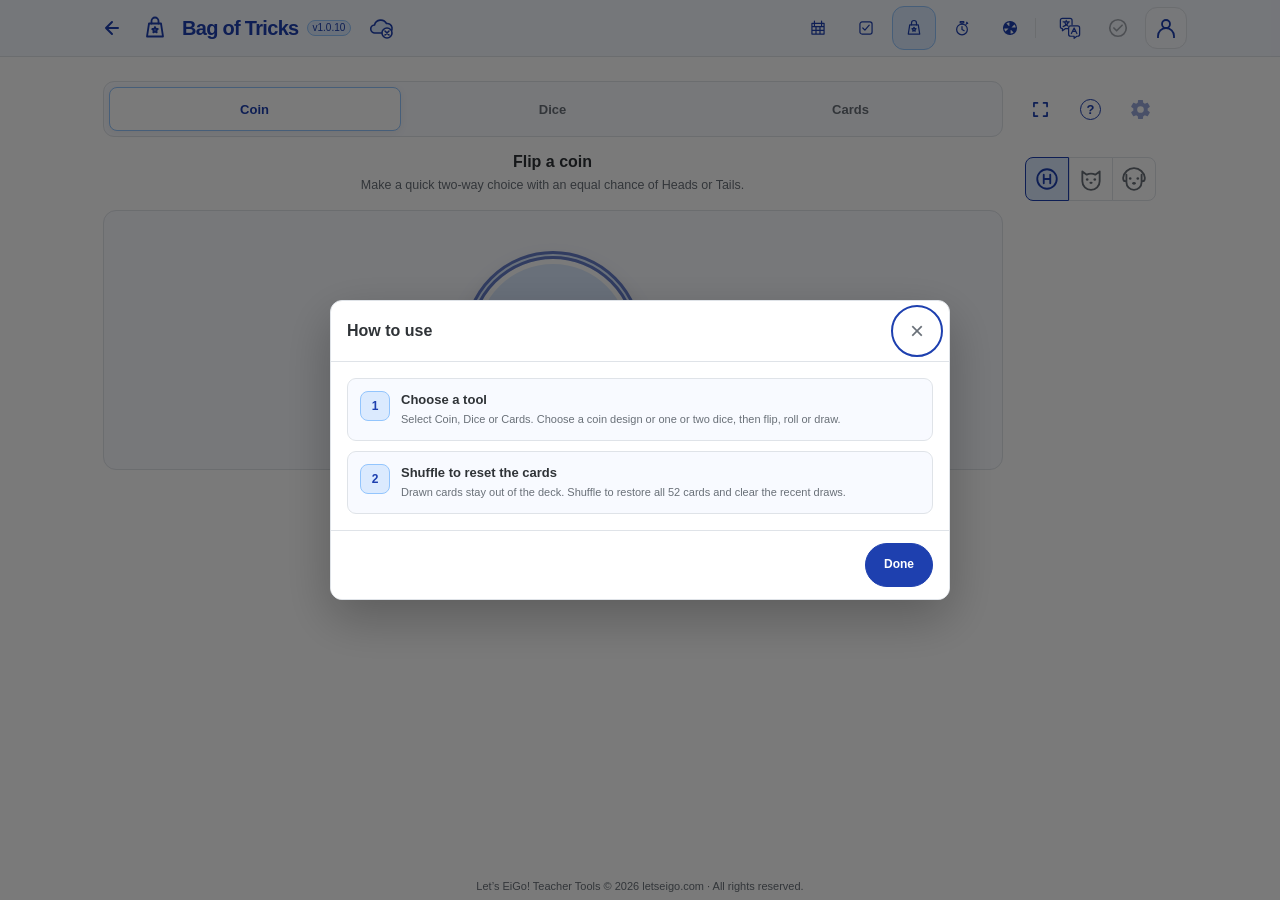
<file: tricks/index.html>
<!DOCTYPE html>
<!--
Bag of Tricks · Teacher Tools
Copyright © 2026 letseigo.com. All rights reserved.

-->
<html lang="en" class="site-scroll-page">
<head>
    <meta charset="UTF-8">
    <meta name="viewport" content="width=device-width, initial-scale=1.0">
    <meta name="color-scheme" content="light dark">
    <meta name="description" content="Quick random coin, dice, and card tools for classroom games and activities.">
    <title>Bag of Tricks · Teacher Tools</title>

    <link rel="apple-touch-icon" sizes="180x180" href="../assets/pwa/apple-touch-icon.png">
    <!-- TEACHER-TOOLS:FAVICON:START -->
    <link rel="icon" type="image/svg+xml" href="data:image/svg+xml,%3Csvg%20xmlns%3D%22http%3A%2F%2Fwww.w3.org%2F2000%2Fsvg%22%20viewBox%3D%220%200%2032%2032%22%3E%3Crect%20width%3D%2232%22%20height%3D%2232%22%20rx%3D%227%22%20fill%3D%22%23294f70%22%2F%3E%3Cg%20transform%3D%22translate%282%202%29%22%20fill%3D%22none%22%20stroke%3D%22%23fff%22%20stroke-width%3D%221.7%22%20stroke-linecap%3D%22round%22%20stroke-linejoin%3D%22round%22%3E%3Cpath%20d%3D%22M8%209.5h12l2%2013H6Z%22%2F%3E%3Cpath%20d%3D%22M10.5%209.5V7a3.5%203.5%200%200%201%207%200v2.5%22%2F%3E%3Cpath%20fill%3D%22%23deecf7%22%20stroke%3D%22%23fff%22%20d%3D%22m14%2013%20.8%201.8%202%20.2-1.5%201.4.4%202-1.7-1-1.7%201%20.4-2-1.5-1.4%202-.2Z%22%2F%3E%3C%2Fg%3E%3C%2Fsvg%3E">
<!-- TEACHER-TOOLS:FAVICON:END -->
        <script src="../assets/js/selfie/schema.js"></script>
<!-- TEACHER-TOOLS:THEME-BOOTSTRAP:START -->
    <script src="../assets/js/theme-bootstrap.js?v=teacher-tools-2026-11-25-sync-warning-1" data-teacher-tools-bootstrap></script>
<!-- TEACHER-TOOLS:THEME-BOOTSTRAP:END -->

    <meta name="teacher-tools-release" content="teacher-tools-2026-11-25-sync-warning-1">
    <link rel="stylesheet" href="../assets/css/foundation.css?v=teacher-tools-2026-11-25-sync-warning-1">
    <link rel="stylesheet" href="../assets/css/site.css?v=teacher-tools-2026-11-25-sync-warning-1">
    <link rel="stylesheet" href="../assets/css/components.css?v=teacher-tools-2026-11-25-sync-warning-1">
    <style>

        .button-row,
        .deck-status,
        .dice-choice {
            display: flex;
            align-items: center;
        }

        .icon-button,
        .close-button {
            display: inline-flex;
            align-items: center;
            justify-content: center;
            width: 40px;
            height: 40px;
            border: 1px solid var(--line);
            border-radius: 9px;
            color: var(--accent);
            background: var(--surface);
            font: inherit; font-family: var(--font-ui);
            font-weight: 800;
            cursor: pointer;
        }

        .icon-button:hover,
        .close-button:hover { background: var(--accent-soft); border-color: var(--accent-border); }


        .app-shell.is-presenting .tricks-controls { display: contents; }
        @media (min-width: 761px) {
            .app-shell:not(.is-presenting) .mode-panel-content:not([hidden]) { display: grid; grid-template-columns: minmax(0, 1fr) var(--app-sidebar-width); column-gap: var(--app-column-gap); align-content: start; }
            .app-shell:not(.is-presenting) .mode-panel-content > * { grid-column: 1; }
            .app-shell:not(.is-presenting) .mode-panel-content > :is(.coin-style-setting, .dice-choice) { grid-column: 2; grid-row: 1 / 6; align-self: start; display: flex; flex-direction: column; align-items: stretch; gap: 10px; margin: 0; padding-top: 4px; text-align: center; }
            .app-shell:not(.is-presenting) .option-switch label { justify-content: center; min-height: 44px; }
            .app-shell:not(.is-presenting) .mode-panel-content > .dice-choice { flex-direction: row; gap: 0; justify-content: center; }
        }

        .mode-tabs {
            display: grid;
            grid-template-columns: repeat(3, 1fr);
            gap: 6px;
            padding: 5px;
            border: 1px solid var(--line);
            border-radius: 11px;
            background: var(--panel);
        }

        .mode-tab {
            min-height: 44px;
            border: 1px solid transparent;
            border-radius: 8px;
            color: var(--muted);
            background: transparent;
            font: inherit; font-family: var(--font-ui);
            font-size: 13px;
            font-weight: 750;
            cursor: pointer;
        }

        .mode-tab:hover { color: var(--accent); background: var(--accent-soft); }
        .mode-tab[aria-selected="true"] {
            color: var(--accent);
            border-color: var(--accent-border);
            background: var(--surface);
            box-shadow: 0 2px 8px rgba(0, 0, 0, 0.06);
        }

        .mode-panel-content {
            min-height: 430px;
            padding-top: 16px;
        }

        .mode-panel-content[hidden] { display: none; }

        .mode-heading {
            margin: 0;
            text-align: center;
            font-size: 16px;
        }

        .mode-copy {
            margin: 5px auto 16px;
            max-width: 520px;
            color: var(--muted);
            text-align: center;
            font-size: 12.5px;
            line-height: 1.45;
        }

        .result-stage {
            min-height: 260px;
            display: flex;
            align-items: center;
            justify-content: center;
            padding: 18px;
            border: 1px solid var(--line);
            border-radius: 13px;
            background: var(--panel);
        }

        .result-label {
            margin: 14px 0 0;
            min-height: 30px;
            color: var(--text);
            text-align: center;
            font-size: 24px;
            font-weight: 800;
        }

        .button-row {
            justify-content: center;
            flex-wrap: wrap;
            gap: 8px;
            margin-top: 14px;
        }

        .button {
            min-height: 42px;
            padding: 9px 16px;
            border: 1px solid transparent;
            border-radius: 8px;
            font: inherit; font-family: var(--font-ui);
            font-size: 13px;
            font-weight: 750;
            cursor: pointer;
        }

        .button-primary { color: #fff; background: var(--accent); }
        .button-primary:hover { filter: brightness(1.08); }
        .button-secondary { color: var(--accent); border-color: var(--accent-border); background: var(--accent-soft); }
        .button:disabled { cursor: not-allowed; opacity: .52; filter: none; }

        .coin {
            position: relative;
            width: 178px;
            height: 178px;
            transform-style: preserve-3d;
            transition: transform 780ms cubic-bezier(.18, .72, .18, 1);
            will-change: transform;
        }

        .coin-face {
            position: absolute;
            inset: 0;
            display: flex;
            flex-direction: column;
            align-items: center;
            justify-content: center;
            gap: 5px;
            border: 8px double color-mix(in srgb, var(--accent) 68%, var(--surface));
            border-radius: 50%;
            color: var(--accent);
            background: var(--accent-soft);
            box-shadow: 0 12px 22px rgba(0, 0, 0, .14), inset 0 0 0 5px var(--surface);
            backface-visibility: hidden;
        }

        .coin-face:last-child { transform: rotateY(180deg); }
        .coin-symbol { width: 82px; height: 82px; display: block; fill: none; stroke: currentColor; stroke-width: 4; stroke-linecap: round; stroke-linejoin: round; }
        .coin-letter { font-size: 58px; font-weight: 850; line-height: 82px; }
        body.presentation-open { overflow: hidden; }
        .app-shell.is-presenting { position: fixed; z-index: 500; inset: 0; width: 100vw; height: 100vh; height: 100dvh; max-width: none; display: flex; flex-direction: column; border: 0; border-radius: 0; box-shadow: none; overflow: auto; background: var(--bg); }

        .app-shell.is-presenting #settingsPlaceholder,
        .app-shell.is-presenting .mode-heading,
        .app-shell.is-presenting .mode-copy,
        .app-shell.is-presenting [data-modal-open] { display: none; }
        .app-shell.is-presenting .app-main { flex: 1; min-height: 0; display: flex; flex-direction: column; padding: 10px; }
        .app-shell.is-presenting .mode-tabs { flex: 0 0 auto; width: min(430px, 100%); margin: 0 auto; }
        .app-shell.is-presenting .mode-panel-content:not([hidden]) { flex: 1; min-height: 0; display: flex; flex-direction: column; padding-top: 10px; }
        .app-shell.is-presenting .result-stage { flex: 1; min-height: 100px; padding: 10px; }
        .app-shell.is-presenting .coin { width: clamp(90px, min(65vw, calc(100dvh - 310px)), 480px); height: clamp(90px, min(65vw, calc(100dvh - 310px)), 480px); }
        .app-shell.is-presenting .coin-symbol { width: 48%; height: 48%; }
        .app-shell.is-presenting .coin-letter { font-size: clamp(32px, min(22vw, calc((100dvh - 310px) * .34)), 165px); line-height: 1.15; }
        .app-shell.is-presenting .coin-word { font-size: clamp(11px, 2.5vh, 25px); }
        .app-shell.is-presenting .die { width: clamp(65px, min(32vw, calc(100dvh - 330px)), 280px); height: clamp(65px, min(32vw, calc(100dvh - 330px)), 280px); padding: 10%; padding: clamp(8px, 2vh, 25px); }
        .app-shell.is-presenting .pip { width: 65%; height: 65%; aspect-ratio: 1; }
        .app-shell.is-presenting .playing-card { width: min(25vw, calc((100dvh - 350px) * .714), 280px); min-width: 48px; }
        .app-shell.is-presenting .card-center { font-size: clamp(25px, 8vh, 90px); }
        .app-shell.is-presenting .card-name { font-size: clamp(10px, 1.8vh, 18px); }
        .app-shell.is-presenting .result-label { flex: 0 0 auto; margin: 8px 0 0; font-size: clamp(24px, 5vh, 56px); }
        .app-shell.is-presenting .button-row { flex: 0 0 auto; margin-top: 8px; }
        .app-shell.is-presenting .button { border-radius: 999px; min-height: 48px; font-size: clamp(14px, 2vh, 20px); }
        .coin[data-style="standard"] .coin-symbol,
        .coin:not([data-style="standard"]) .coin-letter,
        .coin:not([data-style="dog"]) .coin-dog,
        .coin[data-style="dog"] .coin-cat { display: none; }
        .coin-style-setting { display: flex; justify-content: center; align-items: center; gap: 9px; margin-bottom: 14px; }
        .coin-word { font-size: 13px; font-weight: 800; letter-spacing: .12em; text-transform: uppercase; }

        .option-switch {
            display: flex;
            justify-content: center;
            gap: 0;
            margin: 0 auto 14px;
        }

        .option-switch label { cursor: pointer; }
        .option-switch input { position: absolute; opacity: 0; pointer-events: none; }
        .option-switch span {
            display: inline-flex;
            align-items: center;
            justify-content: center;
            min-width: 44px;
            min-height: 44px;
            padding: 7px 12px;
            border: 1px solid var(--line);
            color: var(--muted);
            background: var(--surface);
            font-size: 12px;
            font-weight: 750;
        }

        .coin-style-choice { margin: 0; }
        .coin-style-choice span { min-width: 44px; padding-inline: 8px; }
        .option-switch svg { width: 26px; height: 26px; fill: none; stroke: currentColor; stroke-width: 1.7; stroke-linecap: round; stroke-linejoin: round; }
        .option-switch label:first-child span { border-radius: 8px 0 0 8px; }
        .option-switch label:last-child span { margin-left: -1px; border-radius: 0 8px 8px 0; }
        .option-switch input:checked + span { position: relative; z-index: 1; color: var(--accent); border-color: var(--accent); background: var(--accent-soft); }
        .option-switch input:focus-visible + span { outline: 3px solid var(--focus-ring); outline-offset: 2px; }

        .dice-stage { gap: 18px; }
        .die {
            width: 126px;
            height: 126px;
            display: grid;
            grid-template-columns: repeat(3, 1fr);
            grid-template-rows: repeat(3, 1fr);
            padding: 16px;
            border: 2px solid var(--accent-border);
            border-radius: 21px;
            background: var(--surface);
            box-shadow: 0 10px 20px rgba(0, 0, 0, .12);
        }

        .die.rolling { animation: die-roll 430ms ease-out; }
        @keyframes die-roll {
            0% { transform: rotate(-8deg) scale(.9); }
            45% { transform: rotate(9deg) scale(1.07); }
            100% { transform: rotate(0) scale(1); }
        }

        .pip { align-self: center; justify-self: center; width: 20px; height: 20px; border-radius: 50%; background: var(--accent); }
        .pip.hidden { visibility: hidden; }

        .deck-status {
            justify-content: space-between;
            gap: 12px;
            margin-bottom: 10px;
            color: var(--muted);
            font-size: 12px;
        }

        .deck-count { color: var(--text); font-weight: 800; }
        .cards-stage { min-height: 226px; align-items: stretch; gap: 10px; }
        .draw-slot { flex: 1 1 0; min-width: 0; display: flex; flex-direction: column; align-items: center; justify-content: center; gap: 6px; }
        .draw-slot-label { color: var(--muted); font-size: 10px; font-weight: 750; text-transform: uppercase; letter-spacing: .08em; }

        .playing-card {
            width: min(132px, 100%);
            aspect-ratio: 2.5 / 3.5;
            position: relative;
            display: flex;
            align-items: center;
            justify-content: center;
            border: 1px solid #bcc2ca;
            border-radius: 10px;
            color: #202328;
            background: #fff;
            box-shadow: 0 8px 18px rgba(0,0,0,.12);
        }

        .playing-card.red { color: #c62828; }
        .playing-card.empty { color: var(--muted); border-style: dashed; background: var(--surface); box-shadow: none; }
        .playing-card.new-draw { animation: card-draw 320ms ease-out; }
        @keyframes card-draw {
            from { opacity: 0; transform: translateY(-14px) rotate(3deg); }
            to { opacity: 1; transform: translateY(0) rotate(0); }
        }

        .card-corner { position: absolute; top: 8px; left: 9px; display: flex; flex-direction: column; align-items: center; font-size: 17px; font-weight: 800; line-height: .95; }
        .card-corner-bottom { top: auto; right: 9px; bottom: 8px; left: auto; transform: rotate(180deg); }
        .card-center { font-size: 48px; line-height: 1; }
        /* Each transparent 2x2 atlas is ordered hearts, diamonds, clubs, spades. */
        .card-art { width: 78%; aspect-ratio: 1; background-size: 200% 200%; background-repeat: no-repeat; }
        .card-art[data-rank="A"] { background-image: url("../assets/tricks/cards/ace-suits-v1.png"); }
        .card-art[data-rank="J"] { background-image: url("../assets/tricks/cards/jack-suits-v1.png"); }
        .card-art[data-rank="Q"] { background-image: url("../assets/tricks/cards/queen-suits-v1.png"); }
        .card-art[data-rank="K"] { background-image: url("../assets/tricks/cards/king-suits-v1.png"); }
        .card-art[data-suit="hearts"] { background-position: 0 0; }
        .card-art[data-suit="diamonds"] { background-position: 100% 0; }
        .card-art[data-suit="clubs"] { background-position: 0 100%; }
        .card-art[data-suit="spades"] { background-position: 100% 100%; }
        /* Preserve the original suit shapes while ranks inherit the rounded site font. */
        .card-suit { font-family: -apple-system, BlinkMacSystemFont, "Segoe UI", Roboto, sans-serif; }
        .card-name { margin: 0; min-height: 18px; color: var(--muted); text-align: center; font-size: 11px; font-weight: 700; }



        .sr-only {
            position: absolute;
            width: 1px;
            height: 1px;
            padding: 0;
            margin: -1px;
            overflow: hidden;
            clip: rect(0, 0, 0, 0);
            white-space: nowrap;
            border: 0;
        }

        .modal-backdrop {
            position: fixed;
            inset: 0;
            z-index: 200;
            display: none;
            align-items: center;
            justify-content: center;
            padding: 16px;
            background: rgba(0, 0, 0, .52);
        }

        .modal-card { width: min(560px, 100%); max-height: calc(100dvh - 32px); overflow: hidden; border: 1px solid var(--line); border-radius: 14px; background: var(--surface); box-shadow: 0 20px 48px rgba(0,0,0,.24); }
        .modal-header { display: flex; align-items: center; justify-content: space-between; gap: 10px; padding: 11px 12px 11px 16px; border-bottom: 1px solid var(--line); }
        .modal-title { margin: 0; font-size: 16px; }

        .modal-intro { margin: 0 0 14px; color: var(--muted); font-size: 13px; line-height: 1.5; }
        .modal-actions { display: flex; justify-content: flex-end; padding: 12px 16px; border-top: 1px solid var(--line); }

        @media (max-width: 620px) {
            .page-main { padding: 12px 8px 24px; }

            .mode-panel-content { min-height: 400px; }
            .result-stage { min-height: 236px; padding: 12px; }
            .cards-stage { min-height: 205px; gap: 6px; }
            .card-center { font-size: 40px; }
            .card-corner { top: 6px; left: 7px; font-size: 14px; }
            .card-corner-bottom { top: auto; right: 7px; bottom: 6px; left: auto; }
        }

        @media (max-width: 390px) {
            .mode-tab { min-height: 42px; font-size: 12px; }
            .die { width: 108px; height: 108px; padding: 13px; border-radius: 17px; }
            .pip { width: 17px; height: 17px; }
            .dice-stage { gap: 10px; }
            .cards-stage { padding-inline: 7px; }
            .draw-slot { gap: 4px; }
            .playing-card { border-radius: 7px; }
            .card-center { font-size: 32px; }
            .card-name { font-size: 9.5px; }
            .modal-backdrop { align-items: stretch; padding: 6px; }
            .modal-card { max-height: calc(100dvh - 12px); border-radius: 9px; }
        }

        @media (prefers-reduced-motion: reduce) {
            .coin,
            .die.rolling,
            .playing-card.new-draw { animation: none; transition: none; }
        }
    </style>
</head>
<body data-tool="tricks" class="app-page">
    <!-- TEACHER-TOOLS:SITE-HEADER:START -->
    <script src="../assets/js/tools.js?v=teacher-tools-2026-11-25-sync-warning-1" data-teacher-tools-tools></script>
    <script src="../assets/js/toolbar.js?v=teacher-tools-2026-11-25-sync-warning-1" data-teacher-tools-toolbar data-page="tricks"></script>
    <script src="../assets/js/profile.js?v=teacher-tools-2026-11-25-sync-warning-1" data-teacher-tools-profile></script>
<!-- TEACHER-TOOLS:SITE-HEADER:END -->
<div class="site-page-scroll themed-scroll">

    <main class="page-main">
        <div class="app-shell" data-app-version="v1.0.10">
            <header class="app-presentation-header" hidden>
                <div class="app-presentation-identity">
                    <h2 class="app-presentation-title" data-i18n="tricks.title">Bag of Tricks</h2>
                    <span class="app-presentation-version"></span>
                </div>
                <div class="app-presentation-actions"></div>
            </header>

            <div class="app-main">
                <div class="tricks-controls app-control-row">
                <div class="mode-tabs app-control-content" role="tablist" aria-label="Bag of Tricks modes" data-i18n-aria-label="tricks.mode.aria">
                    <button type="button" id="coinTab" class="mode-tab" role="tab" aria-selected="true" aria-controls="coinPanel" tabindex="0" data-i18n="tricks.mode.coin">Coin</button>
                    <button type="button" id="diceTab" class="mode-tab" role="tab" aria-selected="false" aria-controls="dicePanel" tabindex="-1" data-i18n="tricks.mode.dice">Dice</button>
                    <button type="button" id="cardsTab" class="mode-tab" role="tab" aria-selected="false" aria-controls="cardsPanel" tabindex="-1" data-i18n="tricks.mode.cards">Cards</button>
                </div>
                    <div class="tricks-actions app-actions">
                    <button type="button" id="presentationButton" class="icon-button" aria-label="Enter presentation mode" aria-pressed="false" title="Presentation mode">
                        <svg class="presentation-icon" viewBox="0 0 24 24" aria-hidden="true" data-shared-icon="presentation"></svg>
                    </button>
                    <button type="button" class="icon-button" data-modal-open="helpModal" aria-label="Open How to use help" aria-haspopup="dialog" title="How to use" data-i18n-aria-label="tricks.help.open" data-i18n-title="tricks.help.title"><span class="help-button-mark" aria-hidden="true">?</span></button>
                    <button type="button" id="settingsPlaceholder" class="icon-button" disabled aria-label="Settings (not available yet)" title="Settings (not available yet)" data-i18n-aria-label="tricks.settings.unavailable" data-i18n-title="tricks.settings.unavailable">
                        <svg viewBox="0 0 24 24" aria-hidden="true" data-shared-icon="settings"></svg>
                    </button>
                    </div>
                </div>

                <section id="coinPanel" class="mode-panel-content" role="tabpanel" aria-labelledby="coinTab">
                    <h2 class="mode-heading" data-i18n="tricks.coin.title">Flip a coin</h2>
                    <p class="mode-copy" data-i18n="tricks.coin.body">Make a quick two-way choice with an equal chance of Heads or Tails.</p>
                    <div class="coin-style-setting">
                        <span id="coinStyleLabel" class="sr-only" data-i18n="tricks.coin.style">Coin style</span>
                        <div class="coin-style-choice option-switch" role="radiogroup" aria-labelledby="coinStyleLabel">
                            <label title="Standard" data-i18n-title="tricks.coin.styleStandard"><input type="radio" name="coinStyle" value="standard" checked aria-label="Standard" data-i18n-aria-label="tricks.coin.styleStandard"><span><svg viewBox="0 0 24 24" aria-hidden="true" data-shared-icon="coin-standard"></svg></span></label>
                            <label title="Cat" data-i18n-title="tricks.coin.styleCat"><input type="radio" name="coinStyle" value="cat" aria-label="Cat" data-i18n-aria-label="tricks.coin.styleCat"><span><svg viewBox="0 0 24 24" aria-hidden="true" data-shared-icon="cat-head"></svg></span></label>
                            <label title="Dog" data-i18n-title="tricks.coin.styleDog"><input type="radio" name="coinStyle" value="dog" aria-label="Dog" data-i18n-aria-label="tricks.coin.styleDog"><span><svg viewBox="0 0 24 24" aria-hidden="true" data-shared-icon="dog-head"></svg></span></label>
                        </div>
                    </div>
                    <div class="result-stage">
                        <div id="coin" class="coin" data-style="standard" aria-hidden="true">
                            <div class="coin-face">
                                <span class="coin-letter" data-i18n="tricks.coin.headsSymbol">H</span>
                                <!-- Original monochrome artwork; intentionally independent of language. -->
                                <svg class="coin-symbol coin-cat" viewBox="0 0 96 96" aria-hidden="true" focusable="false">
                                    <path d="M20 40 17 16Q17 12 21 15L37 28Q48 24 59 28L75 15Q79 12 79 16L76 40Q84 50 80 64C76 79 62 84 48 84S20 79 16 64Q12 50 20 40Z" />
                                    <path d="m25 25 2 12m44-12-2 12M13 54l14 3M12 66l15-2m56-10-14 3m15 9-15-2" />
                                    <path d="M33 49v5m30-5v5" stroke-width="5" />
                                    <path d="m43 61 5 4 5-4Z" fill="currentColor" stroke-width="2" />
                                    <path d="M48 65v4m0 0q-5 6-10 0m10 0q5 6 10 0" stroke-width="3" />
                                </svg>
                                <svg class="coin-symbol coin-dog" viewBox="0 0 96 96" aria-hidden="true" focusable="false">
                                    <path d="M19 40 21 14Q22 10 26 14L39 27Q48 24 57 27L70 14Q74 10 75 14L77 40Q84 51 78 65L70 76Q60 85 48 85T26 76L18 65Q12 51 19 40Z" />
                                    <path d="m27 23 1 13 7-5m34-8-1 13-7-5" stroke-width="3" />
                                    <path d="m30 47 7 2m22 0 7-2" />
                                    <path d="M23 59Q30 69 38 60Q48 52 58 60Q66 69 73 59" stroke-width="3" />
                                    <path d="M42 61Q48 58 54 61L48 66Z" fill="currentColor" stroke-width="2" />
                                    <path d="M48 66v4m0 0q-6 6-11 0m11 0q6 6 11 0" stroke-width="3" />
                                </svg>
                                <span class="coin-word" data-i18n="tricks.coin.heads">Heads</span>
                            </div>
                            <div class="coin-face">
                                <span class="coin-letter" data-i18n="tricks.coin.tailsSymbol">T</span>
                                <svg class="coin-symbol coin-cat" viewBox="0 0 96 96" aria-hidden="true" focusable="false">
                                    <path d="M25 82C48 77 60 61 60 42C60 29 55 23 48 23C43 23 40 27 39 31C38 35 35 37 32 35C29 33 29 29 31 24C34 16 40 12 49 12C65 12 76 25 76 43C76 66 59 84 29 87Q24 88 25 82Z" />
                                </svg>
                                <svg class="coin-symbol coin-dog" viewBox="0 0 96 96" aria-hidden="true" focusable="false">
                                    <path d="M34 85C62 84 83 68 85 47Q86 36 82 33L79 41C75 25 62 12 47 9Q35 7 28 13L37 15C22 13 12 25 12 38Q12 47 19 49C20 38 29 33 38 36C50 40 52 52 46 64Q41 73 29 78Z" />
                                </svg>
                                <span class="coin-word" data-i18n="tricks.coin.tails">Tails</span>
                            </div>
                        </div>
                    </div>
                    <p id="coinResult" class="result-label" data-i18n="tricks.coin.ready">Ready to flip</p>
                    <div class="button-row"><button type="button" id="flipButton" class="button button-primary" data-i18n="tricks.coin.flip">Flip coin</button></div>
                </section>

                <section id="dicePanel" class="mode-panel-content" role="tabpanel" aria-labelledby="diceTab" hidden>
                    <h2 class="mode-heading" data-i18n="tricks.dice.title">Roll the dice</h2>
                    <p class="mode-copy" data-i18n="tricks.dice.body">Use one die for 1–6, or two dice for a total from 2–12.</p>
                    <div class="dice-choice option-switch" role="radiogroup" aria-label="Number of dice" data-i18n-aria-label="tricks.dice.countAria">
                        <label title="One die" data-i18n-title="tricks.dice.one"><input type="radio" name="diceCount" value="1" checked aria-label="One die" data-i18n-aria-label="tricks.dice.one"><span><svg viewBox="0 0 24 24" aria-hidden="true" data-shared-icon="die"></svg></span></label>
                        <label title="Two dice" data-i18n-title="tricks.dice.two"><input type="radio" name="diceCount" value="2" aria-label="Two dice" data-i18n-aria-label="tricks.dice.two"><span><svg viewBox="0 0 24 24" aria-hidden="true" data-shared-icon="dice"></svg></span></label>
                    </div>
                    <div id="diceStage" class="result-stage dice-stage" aria-hidden="true"></div>
                    <p id="diceResult" class="result-label" data-i18n="tricks.dice.ready">Ready to roll</p>
                    <div class="button-row"><button type="button" id="rollButton" class="button button-primary">Roll one die</button></div>
                </section>

                <section id="cardsPanel" class="mode-panel-content" role="tabpanel" aria-labelledby="cardsTab" hidden>
                    <h2 class="mode-heading" data-i18n="tricks.cards.title">Draw a card</h2>
                    <p class="mode-copy" data-i18n="tricks.cards.body">Draw from a standard 52-card deck without replacement.</p>
                    <div class="deck-status">
                        <span data-i18n="tricks.cards.recent">Most recent three draws</span>
                        <span id="deckCount" class="deck-count">52 cards remaining</span>
                    </div>
                    <div id="cardsStage" class="result-stage cards-stage" aria-label="Recent card draws" data-i18n-aria-label="tricks.cards.recentAria"></div>
                    <p id="cardResult" class="result-label" data-i18n="tricks.cards.ready">Ready to draw</p>
                    <div class="button-row">
                        <button type="button" id="drawButton" class="button button-primary" data-i18n="tricks.cards.draw">Draw card</button>
                        <button type="button" id="shuffleButton" class="button button-secondary" data-i18n="tricks.cards.shuffle">Shuffle deck</button>
                    </div>
                </section>

                <p id="liveResult" class="sr-only" role="status" aria-live="polite"></p>
            </div>

        </div>
    </main>
</div>
    <footer class="app-copyright">Let’s EiGo! Teacher Tools © 2026 letseigo.com · All rights reserved.</footer>

    <div id="helpModal" class="modal-backdrop" data-shared-modal data-first-use-storage-key="teacherTools.bagOfTricks.tutorialSeen.v1" aria-hidden="true">
        <section class="modal-card" role="dialog" aria-modal="true" aria-labelledby="helpTitle">
            <header class="modal-header">
                <h2 id="helpTitle" class="modal-title" data-i18n="tricks.help.title">How to use</h2>
                <button type="button" class="close-button" data-modal-close aria-label="Close How to use help" data-i18n-aria-label="tricks.help.close">×</button>
            </header>
            <div class="modal-content">
                <ol class="help-list tutorial-steps">
                    <li class="tutorial-step"><span class="help-number tutorial-number" aria-hidden="true">1</span><div><h3 data-i18n="tricks.help.step1Title">Choose a tool</h3><p data-i18n="tricks.help.step1Body">Select Coin, Dice or Cards. Choose a coin design or one or two dice, then flip, roll or draw.</p></div></li>
                    <li class="tutorial-step"><span class="help-number tutorial-number" aria-hidden="true">2</span><div><h3 data-i18n="tricks.help.step2Title">Shuffle to reset the cards</h3><p data-i18n="tricks.help.step2Body">Drawn cards stay out of the deck. Shuffle to restore all 52 cards and clear the recent draws.</p></div></li>
                </ol>
            </div>
            <div class="modal-actions"><button type="button" class="button button-primary" data-modal-close data-i18n="tricks.help.start">Done</button></div>
        </section>
    </div>

    <!-- TEACHER-TOOLS:SHARED-BEHAVIOR:START -->
    <script src="../assets/js/ui.js?v=teacher-tools-2026-11-25-sync-warning-1" data-teacher-tools-ui></script>
<!-- TEACHER-TOOLS:SHARED-BEHAVIOR:END -->

    <script>
        (() => {
            "use strict";

            const translations = {
                en: {
                    "tricks.meta.title": "Bag of Tricks · Teacher Tools",
                    "tricks.meta.description": "Quick classroom coin, dice, and card randomizers.",
                    "tricks.title": "Bag of Tricks",
                    "tricks.settings.unavailable": "Settings (not available yet)",
                    "tricks.help.open": "Open How to use help",
                    "tricks.help.title": "How to use",
                    "tricks.help.close": "Close How to use help",


                    "tricks.mode.aria": "Bag of Tricks modes",
                    "tricks.mode.coin": "Coin",
                    "tricks.mode.dice": "Dice",
                    "tricks.mode.cards": "Cards",
                    "tricks.coin.title": "Flip a coin",
                    "tricks.coin.body": "Make a quick two-way choice with an equal chance of Heads or Tails.",
                    "tricks.coin.heads": "Heads",
                    "tricks.presentation.enter": "Enter presentation mode",
                    "tricks.presentation.exit": "Exit presentation mode",
                    "tricks.coin.headsSymbol": "H",
                    "tricks.coin.tailsSymbol": "T",
                    "tricks.coin.style": "Coin style",
                    "tricks.coin.styleStandard": "Standard",
                    "tricks.coin.styleCat": "Cat",
                    "tricks.coin.styleDog": "Dog",
                    "tricks.coin.tails": "Tails",
                    "tricks.coin.ready": "Ready to flip",
                    "tricks.coin.flipping": "Flipping…",
                    "tricks.coin.flip": "Flip coin",
                    "tricks.coin.announcement": "Coin result: {result}.",
                    "tricks.dice.title": "Roll the dice",
                    "tricks.dice.body": "Use one die for 1–6, or two dice for a total from 2–12.",
                    "tricks.dice.countAria": "Number of dice",
                    "tricks.dice.one": "One die",
                    "tricks.dice.two": "Two dice",
                    "tricks.dice.ready": "Ready to roll",
                    "tricks.dice.rollOne": "Roll one die",
                    "tricks.dice.rollTwo": "Roll two dice",
                    "tricks.dice.total": "Total: {total}",
                    "tricks.dice.showing": "Die showing {value}",
                    "tricks.dice.announcementOne": "Dice result: {total}.",
                    "tricks.dice.announcementTwo": "Dice result: {first} and {second}, total {total}.",
                    "tricks.cards.title": "Draw a card",
                    "tricks.cards.body": "Draw from a standard 52-card deck without replacement.",
                    "tricks.cards.recent": "Most recent three draws",
                    "tricks.cards.recentAria": "Recent card draws",
                    "tricks.cards.ready": "Ready to draw",
                    "tricks.cards.draw": "Draw card",
                    "tricks.cards.shuffle": "Shuffle deck",
                    "tricks.cards.latest": "Latest",
                    "tricks.cards.earlier": "Earlier",
                    "tricks.cards.waiting": "Waiting",
                    "tricks.cards.none": "No card yet",
                    "tricks.cards.remainingOne": "{count} card remaining",
                    "tricks.cards.remainingMany": "{count} cards remaining",
                    "tricks.cards.shuffled": "The deck was shuffled. All 52 cards are available.",
                    "tricks.cards.drew": "Drew the {card}. {count} cards remain.",
                    "tricks.card.of": "{rank} of {suit}",
                    "tricks.card.ace": "Ace",
                    "tricks.card.jack": "Jack",
                    "tricks.card.queen": "Queen",
                    "tricks.card.king": "King",
                    "tricks.card.clubs": "Clubs",
                    "tricks.card.diamonds": "Diamonds",
                    "tricks.card.hearts": "Hearts",
                    "tricks.card.spades": "Spades",

                    "tricks.help.step1Title": "Choose a tool",
                    "tricks.help.step1Body": "Select Coin, Dice or Cards. Choose a coin design or one or two dice, then flip, roll or draw.",
                    "tricks.help.step2Title": "Shuffle to reset the cards",
                    "tricks.help.step2Body": "Drawn cards stay out of the deck. Shuffle to restore all 52 cards and clear the recent draws.",


                    "tricks.help.start": "Done"
                },
                ja: {
                    "tricks.meta.title": "お楽しみツール · Teacher Tools",
                    "tricks.meta.description": "授業ですぐ使えるコイン、サイコロ、カードのランダムツールです。",
                    "tricks.title": "お楽しみツール",
                    "tricks.settings.unavailable": "設定（現在は利用できません）",
                    "tricks.help.open": "使い方を開く",
                    "tricks.help.title": "使い方",
                    "tricks.help.close": "使い方を閉じる",


                    "tricks.mode.aria": "お楽しみツールのモード",
                    "tricks.mode.coin": "コイン",
                    "tricks.mode.dice": "サイコロ",
                    "tricks.mode.cards": "カード",
                    "tricks.coin.title": "コインを投げる",
                    "tricks.coin.body": "表と裏が同じ確率の、2択をすばやく決められます。",
                    "tricks.coin.heads": "表",
                    "tricks.presentation.enter": "プレゼンテーション表示にする",
                    "tricks.presentation.exit": "プレゼンテーション表示を終了",
                    "tricks.coin.headsSymbol": "表",
                    "tricks.coin.tailsSymbol": "裏",
                    "tricks.coin.style": "コインのスタイル",
                    "tricks.coin.styleStandard": "標準",
                    "tricks.coin.styleCat": "ねこ",
                    "tricks.coin.styleDog": "いぬ",
                    "tricks.coin.tails": "裏",
                    "tricks.coin.ready": "投げる準備完了",
                    "tricks.coin.flipping": "投げています…",
                    "tricks.coin.flip": "コインを投げる",
                    "tricks.coin.announcement": "コインの結果：{result}。",
                    "tricks.dice.title": "サイコロを振る",
                    "tricks.dice.body": "1個なら1〜6、2個なら合計2〜12の結果が出ます。",
                    "tricks.dice.countAria": "サイコロの数",
                    "tricks.dice.one": "1個",
                    "tricks.dice.two": "2個",
                    "tricks.dice.ready": "振る準備完了",
                    "tricks.dice.rollOne": "サイコロを1個振る",
                    "tricks.dice.rollTwo": "サイコロを2個振る",
                    "tricks.dice.total": "合計：{total}",
                    "tricks.dice.showing": "サイコロの目は{value}",
                    "tricks.dice.announcementOne": "サイコロの結果：{total}。",
                    "tricks.dice.announcementTwo": "サイコロの結果：{first}と{second}、合計{total}。",
                    "tricks.cards.title": "カードを引く",
                    "tricks.cards.body": "標準の52枚のトランプから、同じカードを戻さずに引きます。",
                    "tricks.cards.recent": "最近引いた3枚",
                    "tricks.cards.recentAria": "最近引いたカード",
                    "tricks.cards.ready": "引く準備完了",
                    "tricks.cards.draw": "カードを引く",
                    "tricks.cards.shuffle": "山札をシャッフル",
                    "tricks.cards.latest": "最新",
                    "tricks.cards.earlier": "前のカード",
                    "tricks.cards.waiting": "待機中",
                    "tricks.cards.none": "まだカードはありません",
                    "tricks.cards.remainingOne": "残り{count}枚",
                    "tricks.cards.remainingMany": "残り{count}枚",
                    "tricks.cards.shuffled": "山札をシャッフルしました。52枚すべてを引けます。",
                    "tricks.cards.drew": "{card}を引きました。残り{count}枚です。",
                    "tricks.card.of": "{suit}の{rank}",
                    "tricks.card.ace": "エース",
                    "tricks.card.jack": "ジャック",
                    "tricks.card.queen": "クイーン",
                    "tricks.card.king": "キング",
                    "tricks.card.clubs": "クラブ",
                    "tricks.card.diamonds": "ダイヤ",
                    "tricks.card.hearts": "ハート",
                    "tricks.card.spades": "スペード",

                    "tricks.help.step1Title": "ツールを選ぶ",
                    "tricks.help.step1Body": "コイン・サイコロ・カードを選びます。コインの絵柄やサイコロの数を選んで、投げる・振る・引くボタンを押します。",
                    "tricks.help.step2Title": "シャッフルでカードをリセット",
                    "tricks.help.step2Body": "引いたカードは山札に戻りません。シャッフルすると52枚に戻り、最近引いたカードの表示も消えます。",


                    "tricks.help.start": "閉じる"
                }
            };
            const { registerTranslations, translate } = window.TeacherToolsUI;
            registerTranslations(translations);
            const t = (key, fallback, replacements) => translate(key, fallback, replacements);
            const appShell = document.querySelector(".app-shell");
            const presentationButton = document.getElementById("presentationButton");
            const presentationHeader = appShell.querySelector(".app-presentation-header");
            const actionGroup = appShell.querySelector(".tricks-actions");
            const normalActionHome = actionGroup.parentElement;
            const normalActionNext = actionGroup.nextElementSibling;
            presentationHeader.querySelector(".app-presentation-version").textContent = appShell.dataset.appVersion;
            let presentationMode = false;
            let presentationUsesFullscreen = false;
            function updatePresentationButton() {
                const key = presentationMode ? "tricks.presentation.exit" : "tricks.presentation.enter";
                presentationButton.setAttribute("aria-pressed", String(presentationMode));
                presentationButton.setAttribute("aria-label", t(key, translations.en[key]));
                presentationButton.title = t(key, translations.en[key]);
            }
            function setPresentationMode(active) {
                presentationMode = active;
                if (active) presentationHeader.querySelector(".app-presentation-actions").append(actionGroup);
                else normalActionHome.insertBefore(actionGroup, normalActionNext);
                presentationHeader.hidden = !active;
                appShell.classList.toggle("is-presenting", active);
                document.body.classList.toggle("presentation-open", active);
                updatePresentationButton();
                if (!active) presentationButton.focus();
            }
            presentationButton.addEventListener("click", async () => {
                if (presentationMode) {
                    if (document.fullscreenElement === appShell && document.exitFullscreen) {
                        try { await document.exitFullscreen(); } catch (_) { /* Keep the exit control available if the browser refuses. */ return; }
                    }
                    presentationUsesFullscreen = false;
                    setPresentationMode(false);
                } else {
                    setPresentationMode(true);
                    if (appShell.requestFullscreen) {
                        try {
                            await appShell.requestFullscreen();
                            presentationUsesFullscreen = document.fullscreenElement === appShell;
                        } catch (_) { /* The viewport-filling layout works without browser fullscreen. */ }
                    }
                }
            });
            document.addEventListener("fullscreenchange", () => {
                if (presentationUsesFullscreen && document.fullscreenElement !== appShell) {
                    presentationUsesFullscreen = false;
                    setPresentationMode(false);
                }
            });
            document.addEventListener("keydown", event => {
                if (event.key === "Escape" && presentationMode && !document.fullscreenElement) setPresentationMode(false);
            });

            const tabs = Array.from(document.querySelectorAll('.mode-tabs [role="tab"]'));
            const panels = tabs.map(tab => document.getElementById(tab.getAttribute("aria-controls")));
            const liveResult = document.getElementById("liveResult");
            const reduceMotion = window.matchMedia("(prefers-reduced-motion: reduce)");
            const coin = document.getElementById("coin");
            const coinStyles = Array.from(document.querySelectorAll('input[name="coinStyle"]'));
            coinStyles.forEach(input => input.addEventListener("change", () => {
                if (input.checked) coin.dataset.style = input.value;
            }));
            const coinResult = document.getElementById("coinResult");
            const flipButton = document.getElementById("flipButton");
            const diceStage = document.getElementById("diceStage");
            const diceResult = document.getElementById("diceResult");
            const rollButton = document.getElementById("rollButton");
            const diceCountInputs = Array.from(document.querySelectorAll('input[name="diceCount"]'));
            const cardsStage = document.getElementById("cardsStage");
            const deckCount = document.getElementById("deckCount");
            const cardResult = document.getElementById("cardResult");
            const drawButton = document.getElementById("drawButton");
            const shuffleButton = document.getElementById("shuffleButton");
            const suits = [
                { key: "tricks.card.clubs", symbol: "♣", red: false },
                { key: "tricks.card.diamonds", symbol: "♦", red: true },
                { key: "tricks.card.hearts", symbol: "♥", red: true },
                { key: "tricks.card.spades", symbol: "♠", red: false }
            ];
            const ranks = ["A", "2", "3", "4", "5", "6", "7", "8", "9", "10", "J", "Q", "K"];
            const rankKeys = { A: "tricks.card.ace", J: "tricks.card.jack", Q: "tricks.card.queen", K: "tricks.card.king" };
            const pipIndexes = {
                1: [4], 2: [0, 8], 3: [0, 4, 8], 4: [0, 2, 6, 8],
                5: [0, 2, 4, 6, 8], 6: [0, 2, 3, 5, 6, 8]
            };
            let deck = [];
            let recentCards = [];
            let busy = false;
            let coinRotation = 0;
            let currentCoinSide = 0;
            let coinResultKey = "tricks.coin.ready";
            let diceValues = null;

            function randomInt(max) {
                if (!Number.isInteger(max) || max <= 0) throw new RangeError("max must be a positive integer");
                if (window.crypto && typeof window.crypto.getRandomValues === "function") {
                    const limit = Math.floor(0x100000000 / max) * max;
                    const values = new Uint32Array(1);
                    do window.crypto.getRandomValues(values); while (values[0] >= limit);
                    return values[0] % max;
                }
                return Math.floor(Math.random() * max);
            }

            function announce(message) {
                liveResult.textContent = "";
                window.setTimeout(() => { liveResult.textContent = message; }, 20);
            }

            function activateTab(nextTab, moveFocus = false) {
                tabs.forEach((tab, index) => {
                    const active = tab === nextTab;
                    tab.setAttribute("aria-selected", String(active));
                    tab.tabIndex = active ? 0 : -1;
                    panels[index].hidden = !active;
                });
                if (moveFocus) nextTab.focus();
            }

            tabs.forEach((tab, index) => {
                tab.addEventListener("click", () => activateTab(tab));
                tab.addEventListener("keydown", event => {
                    if (!["ArrowLeft", "ArrowRight", "Home", "End"].includes(event.key)) return;
                    event.preventDefault();
                    let nextIndex = index;
                    if (event.key === "ArrowLeft") nextIndex = (index - 1 + tabs.length) % tabs.length;
                    if (event.key === "ArrowRight") nextIndex = (index + 1) % tabs.length;
                    if (event.key === "Home") nextIndex = 0;
                    if (event.key === "End") nextIndex = tabs.length - 1;
                    activateTab(tabs[nextIndex], true);
                });
            });

            flipButton.addEventListener("click", () => {
                if (busy) return;
                busy = true;
                flipButton.disabled = true;
                coinStyles.forEach(input => input.disabled = true);
                const selectedSide = randomInt(2);
                const resultKey = selectedSide === 0 ? "tricks.coin.heads" : "tricks.coin.tails";
                const halfTurns = 6 + ((selectedSide - currentCoinSide + 2) % 2);
                coinRotation += halfTurns * 180;
                currentCoinSide = selectedSide;
                coinResultKey = "tricks.coin.flipping";
                coinResult.textContent = t(coinResultKey, "Flipping…");
                coin.style.transform = `rotateY(${coinRotation}deg)`;
                const finish = () => {
                    coinResultKey = resultKey;
                    const result = t(resultKey, translations.en[resultKey]);
                    coinResult.textContent = result;
                    announce(t("tricks.coin.announcement", "Coin result: {result}.", { result }));
                    flipButton.disabled = false;
                    coinStyles.forEach(input => input.disabled = false);
                    busy = false;
                };
                window.setTimeout(finish, reduceMotion.matches ? 0 : 780);
            });

            function createDie(value) {
                const die = document.createElement("div");
                die.className = "die";
                die.setAttribute("aria-label", t("tricks.dice.showing", "Die showing {value}", { value }));
                const visible = new Set(pipIndexes[value]);
                for (let index = 0; index < 9; index += 1) {
                    const pip = document.createElement("span");
                    pip.className = visible.has(index) ? "pip" : "pip hidden";
                    die.appendChild(pip);
                }
                return die;
            }

            function selectedDiceCount() {
                return Number(diceCountInputs.find(input => input.checked).value);
            }

            function renderDice(values, animate = false) {
                diceStage.replaceChildren(...values.map(value => {
                    const die = createDie(value);
                    if (animate && !reduceMotion.matches) die.classList.add("rolling");
                    return die;
                }));
            }

            function updateDiceChoice() {
                const count = selectedDiceCount();
                rollButton.textContent = count === 1
                    ? t("tricks.dice.rollOne", "Roll one die")
                    : t("tricks.dice.rollTwo", "Roll two dice");
                diceValues = null;
                diceResult.textContent = t("tricks.dice.ready", "Ready to roll");
                renderDice(Array(count).fill(1));
            }

            diceCountInputs.forEach(input => input.addEventListener("change", updateDiceChoice));
            rollButton.addEventListener("click", () => {
                const count = selectedDiceCount();
                const values = Array.from({ length: count }, () => randomInt(6) + 1);
                diceValues = values;
                renderDice(values, true);
                const total = values.reduce((sum, value) => sum + value, 0);
                diceResult.textContent = count === 1
                    ? String(total)
                    : t("tricks.dice.total", "Total: {total}", { total });
                announce(count === 1
                    ? t("tricks.dice.announcementOne", "Dice result: {total}.", { total })
                    : t("tricks.dice.announcementTwo", "Dice result: {first} and {second}, total {total}.", {
                        first: values[0], second: values[1], total
                    }));
            });

            function buildDeck() {
                return suits.flatMap(suit => ranks.map(rank => ({
                    rank,
                    rankKey: rankKeys[rank] || null,
                    ...suit
                })));
            }

            function cardLabel(card) {
                const rank = card.rankKey ? t(card.rankKey, translations.en[card.rankKey]) : card.rank;
                const suit = t(card.key, translations.en[card.key]);
                return t("tricks.card.of", "{rank} of {suit}", { rank, suit });
            }

            function shuffle(items) {
                for (let index = items.length - 1; index > 0; index -= 1) {
                    const swapIndex = randomInt(index + 1);
                    [items[index], items[swapIndex]] = [items[swapIndex], items[index]];
                }
                return items;
            }

            function cardElement(card, newest) {
                const slot = document.createElement("div");
                slot.className = "draw-slot";
                const label = document.createElement("span");
                label.className = "draw-slot-label";
                label.textContent = newest
                    ? t("tricks.cards.latest", "Latest")
                    : t("tricks.cards.earlier", "Earlier");
                const cardView = document.createElement("div");
                cardView.className = `playing-card${card.red ? " red" : ""}${newest ? " new-draw" : ""}`;
                cardView.setAttribute("aria-label", cardLabel(card));
                cardView.innerHTML = `<span class="card-corner"><span>${card.rank}</span><span class="card-suit">${card.symbol}</span></span><span class="card-center card-suit" aria-hidden="true">${card.symbol}</span><span class="card-corner card-corner-bottom" aria-hidden="true"><span>${card.rank}</span><span class="card-suit">${card.symbol}</span></span>`;
                if (rankKeys[card.rank]) {
                    const art = document.createElement("span");
                    art.className = "card-art";
                    art.dataset.rank = card.rank;
                    art.dataset.suit = card.key.split(".").pop();
                    art.setAttribute("aria-hidden", "true");
                    cardView.querySelector(".card-center").replaceWith(art);
                }
                const name = document.createElement("p");
                name.className = "card-name";
                name.textContent = cardLabel(card);
                slot.append(label, cardView, name);
                return slot;
            }

            function emptyCardElement() {
                const slot = document.createElement("div");
                slot.className = "draw-slot";
                const label = document.createElement("span");
                label.className = "draw-slot-label";
                label.textContent = t("tricks.cards.waiting", "Waiting");
                const cardView = document.createElement("div");
                cardView.className = "playing-card empty";
                cardView.setAttribute("aria-hidden", "true");
                cardView.innerHTML = '<span class="card-center">?</span>';
                const name = document.createElement("p");
                name.className = "card-name";
                name.textContent = t("tricks.cards.none", "No card yet");
                slot.append(label, cardView, name);
                return slot;
            }

            function renderCards() {
                const slots = recentCards.map((card, index) => cardElement(card, index === 0));
                while (slots.length < 3) slots.push(emptyCardElement());
                cardsStage.replaceChildren(...slots);
                const remainingKey = deck.length === 1 ? "tricks.cards.remainingOne" : "tricks.cards.remainingMany";
                deckCount.textContent = t(remainingKey, translations.en[remainingKey], { count: deck.length });
                drawButton.disabled = deck.length === 0;
            }

            function resetDeck(announceReset = false) {
                deck = shuffle(buildDeck());
                recentCards = [];
                cardResult.textContent = t("tricks.cards.ready", "Ready to draw");
                renderCards();
                if (announceReset) announce(t("tricks.cards.shuffled", "The deck was shuffled. All 52 cards are available."));
            }

            function applyTricksLanguage() {
                updatePresentationButton();
                document.title = t("tricks.meta.title", "Bag of Tricks · Teacher Tools");
                const description = document.querySelector('meta[name="description"]');
                if (description) description.content = t("tricks.meta.description", "Quick classroom coin, dice, and card randomizers.");

                coinResult.textContent = t(coinResultKey, translations.en[coinResultKey]);
                const count = selectedDiceCount();
                rollButton.textContent = count === 1
                    ? t("tricks.dice.rollOne", "Roll one die")
                    : t("tricks.dice.rollTwo", "Roll two dice");
                if (diceValues) {
                    const total = diceValues.reduce((sum, value) => sum + value, 0);
                    diceResult.textContent = diceValues.length === 1
                        ? String(total)
                        : t("tricks.dice.total", "Total: {total}", { total });
                    renderDice(diceValues);
                } else {
                    diceResult.textContent = t("tricks.dice.ready", "Ready to roll");
                    renderDice(Array(count).fill(1));
                }
                cardResult.textContent = recentCards.length > 0
                    ? cardLabel(recentCards[0])
                    : t("tricks.cards.ready", "Ready to draw");
                renderCards();
            }

            drawButton.addEventListener("click", () => {
                if (deck.length === 0) return;
                const card = deck.pop();
                recentCards.unshift(card);
                recentCards = recentCards.slice(0, 3);
                const label = cardLabel(card);
                cardResult.textContent = label;
                renderCards();
                announce(t("tricks.cards.drew", "Drew the {card}. {count} cards remain.", { card: label, count: deck.length }));
            });

            shuffleButton.addEventListener("click", () => resetDeck(true));
            window.addEventListener("teacher-tools:languagechange", applyTricksLanguage);

            renderDice([1]);
            resetDeck(false);
            applyTricksLanguage();
        })();
    </script>
    <script src="../assets/js/selfie/svg-parts.js"></script>
    <script src="../assets/js/selfie/renderer.js"></script>
    <script src="../assets/js/selfie/transfer-config.js"></script>
    <script src="../assets/js/selfie/transfer.js"></script>
</body>
</html>
</file>
<file: assets/css/site.css>
/* Site header, navigation, language and Profile/Sync components. See docs/styling-and-offline.md for ownership and load order. */

.site-header {
    position: sticky;
    top: 0;
    z-index: 100;
    background: var(--bg);
    border-bottom: 1px solid var(--line);
    box-shadow: none;
}
 .site-header-inner {
    position: relative;
    width: min(1144px, 100%);
    min-height: 56px;
    margin: 0 auto;
    padding: 6px 24px;
    display: grid;
    align-items: center;
    justify-content: space-between;
    gap: 16px;
    grid-template-columns: auto minmax(0, 1fr) auto;
}
 .site-brand {
    min-width: 0;
    display: inline-flex;
    align-items: center;
    gap: 8px;
    color: inherit;
    text-decoration: none;
}
 .site-brand-mark {
    width: 42px;
    height: 42px;
    flex: 0 0 42px;
    display: grid;
    place-items: center;
    color: #ffffff;
    background: transparent;
    border-radius: 11px;
    box-shadow: none;
}
 html[data-theme="true-dark"] .site-brand-mark,
html[data-theme="true-dark"] .button-primary { color: #07101d; }
 .site-brand-mark img {
    display: block;
    width: 100%;
    height: 100%;
    object-fit: contain;
    border-radius: inherit;
}
 .site-brand-copy { min-width: 0; display: grid; gap: 1px; }
 .site-brand-title {
    overflow: hidden;
    color: var(--accent);
    font-size: 22px;
    font-weight: 900;
    letter-spacing: -.035em;
    line-height: 1.15;
    text-overflow: ellipsis;
    white-space: nowrap;
}
 .site-brand-domain {
    overflow: hidden;
    color: var(--muted);
    font-size: 10px;
    line-height: 1.2;
    text-overflow: ellipsis;
    white-space: nowrap;
}
 .site-header-actions { display: flex; align-items: center; gap: 4px; }
 .site-mobile-toggle {
    min-height: 40px;
    display: none;
    align-items: center;
    justify-content: center;
    gap: 6px;
    padding: 0;
    color: var(--text);
    background: transparent;
    border: 1px solid transparent;
    border-radius: 12px;
    font-size: 12px;
    font-weight: 650;
    line-height: 0;
    text-decoration: none;
    cursor: pointer;
    width: 44px;
    height: 44px;
    flex: 0 0 44px;
}
 .site-mobile-toggle:hover,
.site-mobile-toggle[aria-expanded="true"] {
    color: var(--accent);
    background: var(--accent-soft);
    border-color: var(--accent-border);
}
 .site-language-button, .site-settings-button, .site-sync-status {
    width: 44px;
    height: 44px;
    flex: 0 0 44px;
    display: inline-flex;
    align-items: center;
    justify-content: center;
    padding: 0;
    color: var(--accent);
    background: transparent;
    border: 1px solid transparent;
    border-radius: 12px;
    text-decoration: none;
    cursor: pointer;
    transition: color 180ms ease;
}
 .site-language-button:hover,
.site-language-button[aria-expanded="true"],
.site-settings-button:hover,
.site-settings-button[aria-expanded="true"] { color: var(--accent-secondary); }
.site-language-button svg {
    width: 22px;
    height: 22px;
    fill: none;
    stroke: currentColor;
    stroke-width: 1.8;
    stroke-linecap: round;
    stroke-linejoin: round;
}

 .site-mobile-toggle svg {
    width: 22px;
    height: 22px;
    display: block;
    fill: none;
    stroke: currentColor;
    stroke-width: 2;
    stroke-linecap: round;
}
/* Connection/offline-copy status beside the title, separate from linked-data saving. */
.site-offline-status { display: grid; place-items: center; width: 44px; height: 44px; flex: 0 0 44px; color: var(--accent); border-radius: 12px; text-decoration: none; }
.site-offline-status:hover { background: var(--accent-soft); }
.site-offline-status svg { width: 24px; height: 24px; fill: none; stroke: currentColor; stroke-width: 1.6; stroke-linecap: round; stroke-linejoin: round; overflow: visible; }
.site-offline-status .offline-badge, .site-offline-status .offline-slash, .site-offline-status .offline-badge path { display: none; }
.site-offline-status .offline-badge circle { fill: var(--surface); }
.site-offline-status:is([data-offline-state="online"], [data-offline-state="offline"], [data-offline-state="unavailable"], [data-offline-state="ready"], [data-offline-state="offline-ready"], [data-offline-state="update"], [data-offline-state="update-only"], [data-offline-state="reload"], [data-offline-state="preparing"], [data-offline-state="incomplete"], [data-offline-state="update-error"]) .offline-badge { display: initial; }
.site-offline-status:is([data-offline-state="online"], [data-offline-state="offline"], [data-offline-state="unavailable"]) .offline-unprepared,
.site-offline-status:is([data-offline-state="ready"], [data-offline-state="offline-ready"], [data-offline-state="update"], [data-offline-state="update-only"]) .offline-check,
.site-offline-status[data-offline-state="preparing"] .offline-download,
.site-offline-status:is([data-offline-state="incomplete"], [data-offline-state="update-error"], [data-offline-state="reload"]) .offline-alert { display: initial; }
.site-offline-status:is([data-offline-state="online"], [data-offline-state="ready"]) .offline-cloud { fill: var(--accent-soft); }
.site-offline-status[data-connection="offline"]:not([data-offline-state="offline"]):not([data-offline-state="offline-ready"]):not([data-offline-state="unavailable"]) .offline-slash { display: initial; }
.site-offline-status:is([data-offline-state="incomplete"], [data-offline-state="update-error"]) { color: var(--warning-text); }
.site-offline-status:is([data-offline-state="offline"], [data-offline-state="offline-ready"], [data-offline-state="unavailable"]) { color: color-mix(in srgb, var(--muted) 72%, var(--surface)); }
.site-offline-status:is([data-offline-state="checking"], [data-offline-state="preparing"], [data-offline-state="update"], [data-offline-state="update-only"], [data-offline-state="reload"]) .offline-cloud { stroke-dasharray: 3 2; }
/* File-sync state is visible in shape as well as color; the button always opens details. */
.site-sync-status svg { width: 22px; height: 22px; fill: none; stroke: currentColor; stroke-width: 1.8; stroke-linecap: round; stroke-linejoin: round; }
.site-sync-status .sync-attention { display: none; }
.site-sync-status:is([data-sync-state="disabled"], [data-sync-state="unsupported"], [data-sync-state="checking"]) { color: var(--muted); opacity: .6; }
.site-sync-status[data-sync-state="saved"] .sync-circle { fill: var(--accent); stroke: var(--accent); }
.site-sync-status[data-sync-state="saved"] .sync-check { stroke: var(--accent-contrast, var(--surface)); }
.site-sync-status[data-sync-state="saving"] .sync-circle { stroke-dasharray: 3 2; }
.site-sync-status:is([data-sync-state="permission"], [data-sync-state="conflict"], [data-sync-state="error"]) { color: var(--warning-text); }
.site-sync-status:is([data-sync-state="permission"], [data-sync-state="conflict"], [data-sync-state="error"]) .sync-check { display: none; }
.site-sync-status:is([data-sync-state="permission"], [data-sync-state="conflict"], [data-sync-state="error"]) .sync-attention { display: initial; }
.site-sync-status:hover { background: var(--accent-soft); }
.site-sync-status:focus-visible { opacity: 1; outline: 2px solid var(--accent); outline-offset: 2px; }
 .site-tools-menu, .site-language-panel {
    position: absolute;
    right: 16px;
    z-index: 120;
    top: calc(100% - 5px);
    background: var(--surface);
    border: 1px solid var(--line);
    border-radius: 20px;
    box-shadow: 0 16px 38px rgba(0, 0, 0, 0.18);
}
 .site-tools-menu { width: min(300px, calc(100vw - 32px)); padding: 7px; }
.site-language-panel { z-index: 121; width: min(340px, calc(100vw - 32px)); max-height: calc(100dvh - 92px); overflow-y: auto; overscroll-behavior: contain; padding: 13px; }
.site-theme-panel { box-sizing: border-box; position: fixed; inset: 0; margin: auto; width: min(920px, calc(100% - 32px)); max-width: none; max-height: calc(100dvh - 32px); overflow: hidden; padding: 0; color: var(--text); background: var(--surface); border: 1px solid var(--line); border-radius: 20px; box-shadow: 0 20px 60px #0003; }
.site-theme-panel[open]:not([hidden]) { display: flex; flex-direction: column; }
.site-theme-panel > .site-theme-header { flex: 0 0 auto; margin: 0; padding: 18px 24px; border-bottom: 1px solid var(--line); background: var(--surface); }
.site-theme-panel .site-theme-close { width: 44px; height: 44px; flex: 0 0 44px; }
.site-profile-scroll { min-height: 0; overflow-y: auto; overscroll-behavior: contain; padding: 20px 24px 24px; }
.site-profile-scroll > .site-profile-identity { margin-top: 0; }
.site-theme-panel::backdrop { background: rgba(15, 23, 42, .5); }
body.site-profile-open { overflow: hidden; }
.site-theme-panel .site-theme-title { font-size: 24px; }

.site-profile-header-avatar { display: grid; place-items: center; width: 100%; height: 100%; overflow: hidden; border: 1px solid var(--line); border-radius: 12px; background: var(--panel); }
.site-profile-header-avatar svg { width: 24px; height: 24px; fill: none; stroke: currentColor; stroke-width: 1.8; }
.site-profile-identity { display: grid; grid-template-columns: 144px minmax(284px, .9fr) minmax(0, 1.1fr); gap: 24px; margin-top: 20px; }
.site-profile-portrait { display: flex; flex-direction: column; gap: 10px; }
.site-profile-avatar { display: grid; place-items: center; width: 144px; height: 144px; overflow: hidden; background: var(--panel); border: 1px solid var(--line); border-radius: 12px; }
.site-profile-avatar svg { width: 80px; height: 80px; fill: none; stroke: var(--muted); stroke-width: 1.2; }
.site-profile-details { min-width: 0; }
.site-profile-sync { min-width: 0; border-left: 1px solid var(--line); padding-left: 20px; }
/* Profile settings list and single editor workspace. */
.site-profile-setting-row { margin-top: 0; padding: 0; border-top: 1px solid var(--line); }
.site-profile-setting-link { display: flex; align-items: center; justify-content: space-between; gap: 12px; width: 100%; min-height: 64px; padding: 12px 8px; color: var(--muted); background: transparent; border: 1px solid transparent; border-radius: 9px; text-align: left; text-decoration: none; font: 700 14px/1.4 var(--font-ui); cursor: pointer; }
.site-profile-setting-link > span { min-width: 0; overflow-wrap: anywhere; }
.site-profile-setting-link svg { flex: 0 0 24px; width: 24px; height: 24px; fill: none; stroke: var(--accent); stroke-width: 1.8; stroke-linecap: round; stroke-linejoin: round; }
.site-profile-setting-link .sync-attention { display: none; }
.site-profile-setting-link:hover { color: var(--accent); background: var(--panel); }
.site-profile-setting-link[aria-expanded="true"] { color: var(--accent); background: var(--accent-soft); border-color: var(--accent-border); }
.site-profile-setting-link:focus-visible { outline: 2px solid var(--accent); outline-offset: -3px; }
.site-profile-details .site-profile-name-edit[data-profile-setting][aria-expanded="true"] { border-color: var(--accent); background: var(--accent-soft); }
.site-profile-editor-panel { min-width: 0; margin-top: 14px; }
.site-profile-editor-panel #siteNavigationEditor { margin: 0; }
#siteProfileEditorHint { color: var(--muted); font-size: 13px; line-height: 1.5; }
#siteNavigationSettings { margin-top: 14px; }
#siteNavigationDisplay { display: flex; }
#siteNavigationPreview { gap: 4px; }
/* Visual settings previews identify themselves; keep section names for assistive tech. */
#siteProfileThemeTitle, #siteNavigationTitle {
    position: absolute;
    width: 1px;
    height: 1px;
    padding: 0;
    margin: -1px;
    overflow: hidden;
    clip-path: inset(50%);
    white-space: nowrap;
    border: 0;
}
.site-profile-sync-title { margin: 0; color: var(--muted); font-size: 14px; font-weight: 700; }
.site-profile-sync .site-data-help,
.site-profile-sync .site-data-note,
.site-profile-sync .site-data-status { font-size: 13px; line-height: 1.6; }
.site-profile-sync .site-data-summary-item { min-height: 44px; }
.site-profile-sync .site-data-summary-selection { overflow-wrap: anywhere; }
.site-profile-sync .site-data-action { min-height: 44px; font-size: 14px; }
@media (max-width: 860px) {
    .site-profile-identity { grid-template-columns: 144px minmax(0, 1fr); }
    .site-profile-sync { grid-column: 1 / -1; padding: 18px 0 0; border-left: 0; border-top: 1px solid var(--line); }
}

#siteProfileNameForm { display: flex; flex-wrap: wrap; align-items: center; gap: 8px; }
#siteProfileNameForm[hidden], #siteProfileNameDisplay[hidden] { display: none; }
.site-profile-name-field { display: grid; gap: 8px; }
.site-profile-name-label { font-size: 14px; font-weight: 700; color: var(--muted); }
#siteProfileNameDisplay { display: flex; align-items: center; justify-content: space-between; gap: 12px; min-width: 0; }
#siteProfileNameText { min-width: 0; overflow-wrap: anywhere; font-size: 26px; font-weight: 700; line-height: 1.3; }
#siteProfileNameText.is-empty { font-size: 20px; font-weight: 400; color: var(--muted); }
.site-profile-name-edit { display: grid; place-items: center; flex-shrink: 0; width: 44px; height: 44px; padding: 10px; color: var(--accent); background: var(--panel); border: 1px solid var(--line); border-radius: 12px; cursor: pointer; }
.site-profile-name-edit svg { width: 22px; height: 22px; fill: none; stroke: currentColor; stroke-width: 1.8; stroke-linecap: round; stroke-linejoin: round; }
.site-profile-name-edit:hover { background: var(--accent-soft); }
.site-profile-name-actions { display: flex; flex-wrap: wrap; gap: 8px; }
#siteProfileName { flex: 1 1 80px; width: 0; min-width: 80px; min-height: 44px; padding: 9px 12px; font: inherit; font-size: 16px; color: var(--text); background: var(--surface); border: 1px solid var(--line); border-radius: 12px; }
.site-profile-action { display: inline-flex; align-items: center; justify-content: center; min-height: 44px; gap: 8px; padding: 8px 12px; font: inherit; font-size: 13px; line-height: 1.4; color: var(--text); background: var(--panel); border: 1px solid var(--accent-border); border-radius: 999px; text-decoration: none; cursor: pointer; }
.site-profile-action > svg { width: 22px; height: 22px; flex-shrink: 0; }
.site-profile-status:empty { display: none; }
.site-profile-action:hover { background: var(--accent-soft); }
#siteProfileNameForm .site-profile-name-actions { flex: 0 0 auto; flex-wrap: nowrap; }
#siteProfileNameForm .site-profile-action { width: 44px; height: 44px; padding: 10px; justify-content: center; }

.site-profile-status { overflow-wrap: anywhere; min-height: 1.5em; font-size: 13px; line-height: 1.5; margin: 12px 0; }
.site-profile-status.error { color: var(--danger); }
.site-profile-themes { margin-top: 14px; }
.site-profile-theme-title { margin: 0 0 4px; color: var(--muted); font-size: 12px; font-weight: 700; }
.site-theme-panel [hidden] { display: none; }
@media (max-width: 540px) {
    .site-theme-panel > .site-theme-header { padding: 12px 18px; }
    .site-profile-scroll { padding: 18px; }
    .site-profile-identity { grid-template-columns: 96px minmax(0, 1fr); gap: 16px; }
    .site-profile-avatar { width: 96px; height: 96px; }
    .site-profile-avatar svg { width: 60px; height: 60px; }
}
.site-tools-menu[hidden], .site-language-panel[hidden], .site-theme-panel[hidden] { display: none; }

 .site-menu-item {
    width: 100%;
    display: grid;
    grid-template-columns: 30px minmax(0, 1fr) auto;
    align-items: center;
    gap: 9px;
    padding: 8px 9px;
    color: var(--text);
    background: transparent;
    border: 0;
    border-radius: 999px;
    text-align: left;
    text-decoration: none;
}
 a.site-menu-item:hover,
.site-menu-item[aria-current="page"] { background: var(--accent-soft); }
.site-menu-item[aria-disabled="true"] { opacity: 0.72; cursor: default; }

 .site-menu-icon {
    width: 30px;
    height: 30px;
    display: grid;
    place-items: center;
    color: var(--accent);
    background: var(--accent-soft);
    border-radius: 7px;
    font-size: 14px;
}
 .site-menu-icon svg {
    width: 20px;
    height: 20px;
    display: block;
    fill: none;
    stroke: currentColor;
    stroke-width: 1.7;
    stroke-linecap: round;
    stroke-linejoin: round;
}
 .site-menu-icon .icon-fill {
    fill: currentColor;
    stroke: none;
}

 .site-language-header,
.site-theme-header {
    display: flex;
    align-items: center;
    justify-content: space-between;
    gap: 12px;
    margin-bottom: 3px;
}
 .site-language-title,
.site-theme-title { margin: 0; font-size: 14px; }
 .site-language-close,
.site-theme-close,
.close-button {
    width: 34px;
    height: 34px;
    display: inline-flex;
    align-items: center;
    justify-content: center;
    padding: 0;
    color: var(--muted);
    background: transparent;
    border: 0;
    border-radius: 7px;
    font-size: 22px;
    line-height: 1;
    cursor: pointer;
}
 .site-language-close:hover,
.site-theme-close:hover,
.close-button:hover { color: var(--text); background: var(--panel); }
 .site-language-help,
.site-data-help {
    margin: 0 0 11px;
    color: var(--muted);
    font-size: 14px; line-height: 1.4;
    line-height: 1.45;
}
.site-language-label {
    display: block;
    margin: 0 0 5px;
    color: var(--text);
    font-size: 14px; line-height: 1.4;
    font-weight: 700;
}
.site-language-select {
    width: 100%;
    min-height: 40px;
    padding: 8px 34px 8px 10px;
    color: var(--text);
    background: var(--surface);
    border: 1px solid var(--line);
    border-radius: 999px;
    font-size: 12px;
}
.site-language-select:hover { border-color: var(--accent-border); }
.site-language-note {
    margin: 9px 0 0;
    color: var(--muted);
    font-size: 9.5px;
    line-height: 1.45;
}
.site-data-tabs {
    display: grid;
    grid-template-columns: repeat(2, minmax(0, 1fr));
    gap: 4px;
    margin: 8px 0 13px;
    padding: 4px;
    background: var(--panel);
    border: 1px solid var(--line);
    border-radius: 10px;
}
.site-data-tab {
    min-width: 0;
    min-height: 44px;
    padding: 6px 5px;
    color: var(--muted);
    background: transparent;
    border: 1px solid transparent;
    border-radius: 7px;
    font-size: 12px;
    font-weight: 750;
    cursor: pointer;
}
.site-data-tab:hover { color: var(--text); }
.site-data-tab[aria-selected="true"] {
    color: var(--accent);
    background: var(--surface);
    border-color: var(--accent-border);
    box-shadow: 0 1px 3px rgba(0, 0, 0, .06);
}
.site-data-tab:focus-visible {
    outline: 2px solid var(--accent);
    outline-offset: 1px;
}
.site-data-tab-panel[hidden] { display: none; }
.site-data-tab-panel > .site-data-help:first-child { margin-top: 0; }
 .site-data-summary {
    display: grid;
    gap: 5px;
    margin: 0 0 11px;
    padding: 0;
    list-style: none;
}
.site-data-summary-item {
    display: flex;
    align-items: center;
    justify-content: space-between;
    gap: 10px;
    min-height: 30px;
    padding: 6px 8px;
    background: var(--panel);
    border: 1px solid var(--line);
    border-radius: 7px;
    font-size: 14px; line-height: 1.4;
}
.site-data-summary-selection {
    min-width: 0;
    display: inline-flex;
    align-items: center;
    gap: 8px;
    cursor: pointer;
}
.site-data-checkbox {
    width: 16px;
    height: 16px;
    flex: 0 0 auto;
    margin: 0;
    accent-color: var(--accent);
    cursor: pointer;
}
.site-data-checkbox:disabled { cursor: default; opacity: 0.55; }
 .site-data-summary-state {
    flex: 0 1 auto; text-align: end; overflow-wrap: anywhere;
    color: var(--muted);
    font-size: 10px;
    font-weight: 750;
    letter-spacing: 0.03em;
    text-transform: uppercase;
}
 .site-data-summary-state.saved { color: var(--accent); }
 .site-data-summary-state.invalid { color: var(--danger); }
 .site-data-actions {
    display: grid;
    grid-template-columns: repeat(2, minmax(0, 1fr));
    gap: 8px;
}
 .site-data-action {
    min-height: 44px;
    padding: 9px 16px;
    color: var(--text);
    background: var(--surface);
    border: 1px solid var(--line);
    border-radius: 999px;
    font-size: 14px; line-height: 1.4;
    font-weight: 700;
    cursor: pointer;
}
.site-data-action:hover { color: var(--accent); border-color: var(--accent-border); }
.site-data-action:disabled,
.site-data-action:disabled:hover {
    color: var(--muted);
    background: var(--panel);
    border-color: var(--line);
    filter: none;
    cursor: not-allowed;
}
 .site-data-action-primary {
    color: #ffffff;
    background: var(--accent);
    border-color: var(--accent);
}
 .site-data-action-primary:hover { color: #ffffff; filter: brightness(0.96); }
 html[data-theme="true-dark"] .site-data-action-primary,
html[data-theme="true-dark"] .site-data-action-primary:hover { color: #07101d; }
 .site-data-file {
    position: absolute;
    width: 1px;
    height: 1px;
    overflow: hidden;
    clip: rect(0 0 0 0);
    white-space: nowrap;
}
 .site-data-note {
    margin: 10px 0 0;
    color: var(--muted);
    font-size: 9.5px;
    line-height: 1.45;
}
 .site-data-status {
    min-height: 15px;
    margin: 7px 0 0;
    color: var(--muted);
    font-size: 9.5px;
    font-weight: 650;
    line-height: 1.4;
}
 .site-data-status.error { color: var(--danger); }
.site-linked-data-heading {
    display: flex;
    flex-wrap: wrap;
    align-items: center;
    gap: 7px;
}
.site-linked-data-heading h4 { margin: 0; font-size: 16px; line-height: 1.4; }
.site-browser-badge {
    padding: 2px 5px;
    color: var(--accent);
    background: var(--accent-soft);
    border: 1px solid var(--accent-border);
    border-radius: 999px;
    font-size: 10px;
    font-weight: 800;
    letter-spacing: .08em;
}
.site-linked-data-file {
    margin: 8px 0;
    padding: 12px;
    overflow-wrap: anywhere;
    color: var(--text);
    background: var(--panel);
    border: 1px solid var(--line);
    border-radius: 12px;
    font-size: 14px;
    font-weight: 700;
}
.site-linked-data-last-saved {
    margin: -2px 1px 8px;
    color: var(--muted);
    font-size: 12px;
    font-weight: 650;
}
.site-linked-data-permission {
    margin: -1px 0 8px;
    padding: 12px;
    color: var(--text);
    background: var(--accent-soft);
    border-left: 3px solid var(--accent);
    border-radius: 5px;
    font-size: 13px;
    line-height: 1.45;
}
.site-linked-data-actions {
    display: grid;
    grid-template-columns: repeat(2, minmax(0, 1fr));
    gap: 7px;
}
.site-linked-data-actions > * { min-width: 0; }
.site-linked-data-disconnect { grid-column: 1 / -1; }
/* Compact 22px dots retain 44px hit areas and wrap only when their column requires it. */
.site-theme-options {
    display: flex;
    flex-wrap: wrap;
    gap: 0 4px;
    min-width: 0;
}
.site-theme-option {
    --theme-primary: #1e40af;
    --theme-secondary: #60a5fa;
    --theme-light: #dbeafe; /* Existing tertiary preview color; custom uses its background. */
    position: relative;
    display: grid;
    place-items: center;
    width: 44px;
    height: 44px;
    flex: 0 0 44px;
    padding: 0;
    border: 0;
    border-radius: 50%;
    cursor: pointer;
}
.site-theme-preview {
    width: 22px;
    height: 22px;
    border: 1px solid color-mix(in srgb, var(--theme-primary) 35%, var(--line));
    border-radius: 50%;
    background: linear-gradient(135deg,
        var(--theme-primary) 0 calc(50% - 1px),
        var(--theme-secondary) calc(50% - 1px) calc(50% + 1px),
        var(--theme-light) calc(50% + 1px) 100%);
    pointer-events: none;
}
.site-theme-option:hover .site-theme-preview { box-shadow: 0 0 0 2px var(--accent-border); }
.site-theme-option.selected .site-theme-preview {
    box-shadow: 0 0 0 3px var(--surface), 0 0 0 5px var(--text);
}
.site-theme-option input { position: absolute; inset: 0; width: 100%; height: 100%; margin: 0; opacity: 0; cursor: pointer; }
.site-theme-option input:focus-visible + .site-theme-preview { outline: 2px solid var(--accent); outline-offset: 8px; }
@media (forced-colors: active) {
    .site-theme-preview { forced-color-adjust: none; }
    .site-theme-option.selected .site-theme-preview { border: 2px solid Highlight; box-shadow: 0 0 0 3px Canvas, 0 0 0 5px CanvasText; }
    .site-theme-option input:focus-visible + .site-theme-preview { outline-color: Highlight; }
}
 /* Keep names for assistive technology; visual names are available as hover titles. */
.site-theme-name {
    position: absolute;
    width: 1px;
    height: 1px;
    padding: 0;
    margin: -1px;
    overflow: hidden;
    clip-path: inset(50%);
    white-space: nowrap;
    border: 0;
}
 .site-theme-option[data-theme-option="modern-blue"] {
    --theme-primary: #294f70; --theme-secondary: #7ea9e5; --theme-light: #deecf7;
}
 .site-theme-option[data-theme-option="color-pop"] {
    --theme-primary: #8b5cf6; --theme-secondary: #fbbf24; --theme-light: #e9d5ff;
}
 .site-theme-option[data-theme-option="pretty-in-pink"] {
    --theme-primary: #db2777; --theme-secondary: #dd79a5; --theme-light: #fce7f3;
}
.site-theme-option[data-theme-option="true-dark"] {
    --theme-primary: #8ab4f8; --theme-secondary: #c4a7ff; --theme-light: #0d0f12;
}
.site-theme-option[data-theme-option="custom"] {
    --theme-primary: var(--custom-preview-primary, #2563eb);
    --theme-secondary: var(--custom-preview-secondary, #7c3aed);
    --theme-light: var(--custom-preview-background, #f5f8ff);
}
.site-custom-theme-controls {
    margin-top: 10px;
    padding-top: 10px;
    border-top: 1px solid var(--line);
}
.site-custom-theme-controls[hidden] { display: none; }
.site-custom-theme-pickers { display: grid; grid-template-columns: repeat(3, minmax(0, 1fr)); gap: 7px; }
.site-custom-theme-pickers label { display: grid; gap: 4px; color: var(--muted); font-size: 9.5px; font-weight: 700; text-align: center; }
.site-custom-theme-pickers input[type="color"] { width: 100%; height: 34px; padding: 3px; background: var(--surface); border: 1px solid var(--line); border-radius: 7px; cursor: pointer; }
.site-custom-theme-reset { width: 100%; min-height: 32px; margin-top: 8px; color: var(--accent); background: var(--surface); border: 1px solid var(--accent-border); border-radius: 7px; font: inherit; font-family: var(--font-ui); font-size: 9.5px; font-weight: 700; cursor: pointer; }
.site-custom-theme-reset:hover { background: var(--accent-soft); }
.site-custom-theme-note { margin: 7px 0 0; color: var(--muted); font-size: 9px; line-height: 1.4; }
html[data-theme="custom"] .button-primary,
html[data-theme="custom"] .primary { color: var(--accent-contrast) !important; }
html[data-theme="custom"] .site-brand-mark { color: var(--accent-contrast); }

/* Imported choices use the locally bundled, full-color SVG renderer. */
.site-profile-header-avatar > svg[data-selfie], .site-profile-avatar > svg[data-selfie] { width: 100%; height: 100%; fill: initial; stroke: none; }
.site-profile-action:disabled { opacity: .6; cursor: default; }

/* Inserted toolbar: shared identity, selected tools, permanent actions. */

.site-identity { display: flex; align-items: center; gap: 8px; width: max-content; max-width: 100%; min-width: 0; }
.site-identity .site-brand { flex: 1 1 auto; min-width: 0; }
.site-identity .site-brand-copy { min-width: 0; max-width: 240px; justify-items: start; }
.site-identity .site-brand-title { max-width: 100%; margin: 0; font-size: 20px; }
.site-identity .site-brand-mark { width: 38px; height: 38px; flex: 0 0 38px; }
.site-identity .site-brand-mark svg { width: 28px; height: 28px; fill: none; stroke: var(--accent); stroke-width: 1.8; stroke-linecap: round; stroke-linejoin: round; }
.site-identity .icon-fill { fill: var(--accent-soft); }
.site-app-version { width: max-content; padding: 1px 5px; color: var(--accent); background: var(--accent-soft); border: 1px solid var(--accent-border); border-radius: 999px; font-size: 10px; line-height: 1.2; }
.site-back { width: 36px; height: 44px; display: grid; place-items: center; flex: 0 0 36px; color: var(--accent); border-radius: 10px; }
.site-back:hover { background: var(--accent-soft); }
.site-back svg { width: 24px; height: 24px; fill: none; stroke: currentColor; stroke-width: 2; stroke-linecap: round; stroke-linejoin: round; }
.site-pinned-tools { position: relative; display: flex; justify-content: flex-end; align-items: center; gap: 4px; min-width: 0; }
.site-pinned-tools:not(:empty)::after { content: ""; position: absolute; right: -4px; top: 50%; width: 1px; height: 20px; background: var(--line); transform: translateY(-50%); pointer-events: none; }
.site-pinned-link { display: grid; place-items: center; width: 44px; height: 44px; flex: 0 0 44px; color: var(--accent); border: 1px solid transparent; border-radius: 12px; text-decoration: none; }
.site-pinned-link .site-menu-icon { width: 30px; height: 30px; background: transparent; }
.site-pinned-link:hover, .site-pinned-link[aria-current="page"] { background: var(--accent-soft); border-color: var(--accent-border); }
.site-header #siteMobileMenuButton { display: none; }
.site-header.is-compact .site-pinned-tools { display: none; }
.site-header.is-compact .site-header-inner { grid-template-columns: minmax(0, 1fr) auto; }
.site-header.is-compact #siteMobileMenuButton { display: inline-flex; }
.site-header #siteToolsMenu { max-height: calc(100dvh - 84px); overflow-y: auto; overscroll-behavior: contain; }
.site-custom-menu-item { grid-template-columns: 30px minmax(0, 1fr); }
.site-menu-all, .site-menu-customize { width: 100%; display: block; min-height: 44px; padding: 10px 9px; text-align: left; color: var(--accent); font: inherit; font-size: 12px; font-weight: 700; text-decoration: none; background: transparent; border: 0; border-top: 1px solid var(--line); cursor: pointer; }
.site-menu-all:hover, .site-menu-customize:hover { background: var(--panel); }
.dashboard-empty { grid-column: 1 / -1; color: var(--muted); font-size: 12px; }
.site-menu-empty { padding: 8px; font-size: 12px; color: var(--muted); }
.has-toolbar-identity .app-header .title-wrap { display: none; }
.has-toolbar-identity .app-header { justify-content: flex-end; }
.has-toolbar-identity .app-shell:is(:fullscreen, .presentation-mode) .app-header .title-wrap,
.has-toolbar-identity.presentation-open .app-header .title-wrap { display: flex; }
.has-toolbar-identity.presentation-open .app-header,
.has-toolbar-identity .app-shell:fullscreen .app-header { justify-content: space-between; }
@media (max-width: 800px) {
    .site-header .site-header-inner { grid-template-columns: minmax(0, 1fr) auto; gap: 8px; }
    .site-header #siteMobileMenuButton { display: inline-flex; }
    .site-identity .site-brand-title { font-size: 16px; }
    .site-identity .site-brand-mark { width: 38px; height: 38px; flex-basis: 38px; }
    .site-identity .site-brand-copy { max-width: 180px; }
}
.site-navigation-settings { margin-top: 16px; border-top: 1px solid var(--line); padding-top: 10px; }
.site-navigation-title { margin: 0 0 8px; font-size: 14px; }
.site-navigation-display { display: flex; align-items: center; gap: 8px; }
.site-navigation-preview { display: flex; flex-wrap: wrap; flex: 1; min-width: 0; gap: 8px; }
.site-navigation-icon { display: inline-grid; place-items: center; width: 24px; height: 24px; flex: 0 0 24px; color: var(--accent); }
.site-navigation-icon svg { width: 24px; height: 24px; fill: none; stroke: currentColor; stroke-width: 1.7; stroke-linecap: round; stroke-linejoin: round; }
.site-navigation-icon .icon-fill { fill: var(--accent-soft); stroke: none; }
#siteNavigationDisplay[hidden], #siteNavigationEditor[hidden] { display: none; }
.site-navigation-handle { display: grid; place-items: center; width: 44px; min-height: 44px; flex: 0 0 44px; padding: 8px; background: transparent; color: var(--muted); border: 0; border-radius: 8px; cursor: grab; touch-action: none; }
.site-navigation-handle svg { width: 24px; height: 24px; stroke: currentColor; stroke-width: 3; stroke-linecap: round; }
.site-navigation-handle:active { cursor: grabbing; }
.site-navigation-row.is-dragging { border-color: var(--accent); box-shadow: 0 2px 8px var(--focus-ring); }
.site-navigation-row.is-dragging .site-navigation-handle { cursor: grabbing; }
.site-navigation-help { margin: 0 0 10px; color: var(--muted); font-size: 11px; line-height: 1.5; }
.site-navigation-list { display: grid; gap: 6px; margin-bottom: 10px; }
.site-navigation-row { display: flex; align-items: center; gap: 4px; min-height: 44px; padding: 4px; background: var(--panel); border: 1px solid var(--line); border-radius: 9px; }
.site-navigation-choice { display: flex; align-items: center; gap: 6px; flex: 1; min-width: 0; min-height: 44px; cursor: pointer; font-size: 13px; }
.site-navigation-choice span:not(.site-navigation-icon) { overflow-wrap: anywhere; flex: 1; }
.site-navigation-choice input { accent-color: var(--accent); width: 16px; height: 16px; flex: 0 0 16px; }

#siteNavigationStatus:empty { display: none; }

.site-profile-install { margin-top: 16px; }
.site-profile-install svg { width: 20px; height: 20px; flex-shrink: 0; fill: none; stroke: currentColor; stroke-width: 1.8; stroke-linecap: round; stroke-linejoin: round; }

.site-profile-name-actions .site-profile-action svg { width: 18px; height: 18px; flex-shrink: 0; fill: none; stroke: currentColor; stroke-width: 1.8; stroke-linecap: round; stroke-linejoin: round; }

/* Toolbar sizing remains stable across breakpoints; the controller owns collapse/focus. */

@media (max-width: 620px) {
.site-header-inner { min-height: 56px; padding: 6px 20px; }
.site-brand-mark { width: 38px; height: 38px; flex-basis: 38px; border-radius: 9px; }
.site-brand-title { font-size: 16px; white-space: nowrap; }
.site-mobile-toggle { display: inline-flex; }
.site-header-actions { gap: 2px; }
.site-tools-menu, .site-language-panel { top: calc(100% - 4px); right: 10px; width: calc(100% - 20px); }
.site-header .site-header-inner { padding-block: 6px; gap: 6px; }
}
@media (max-width: 380px) {
.site-brand-domain { display: none; }
.site-header-inner { padding-inline: 12px; }
.site-header-actions { gap: 2px; }
.site-header .site-header-inner { gap: 4px; }
.site-brand { gap: 6px; }
.site-identity .site-brand-title { font-size: 14px; }
}

/* Tool details retain the same treatment in headers, lists and note badges. */
.icon-cell { fill: var(--accent-soft); stroke: none; }
.icon-star { fill: var(--accent-soft); stroke: var(--accent); }

/* Converted app identities share one centered title/version row. */
.app-page .site-identity .site-brand-copy { display: flex; align-items: center; gap: 8px; }
.app-page .site-identity .site-brand-title { min-width: 0; flex: 0 1 auto; white-space: nowrap; }
.app-page .site-app-version { flex: 0 0 auto; }

@media (max-width: 620px) {
    .app-page .site-identity { gap: 4px; }
    .app-page .site-identity .site-brand { gap: 6px; }
    .app-page     .app-page .site-identity .site-brand-copy { gap: 6px; }
    .app-page .site-identity .site-brand-title { font-size: 14px; }
}

:root svg[data-shared-icon="statistics"] { width: 20px; height: 20px; fill: none; stroke: currentColor; stroke-width: 2; stroke-linecap: round; stroke-linejoin: round; }

/* Canonical utility icon styles: Bag of Tricks fullscreen, Timer settings. */
:root svg[data-shared-icon="presentation"] {
    width: 21px; height: 21px; flex-shrink: 0;
    fill: none; stroke: currentColor; stroke-width: 2;
    stroke-linecap: round; stroke-linejoin: round;
}
:root svg[data-shared-icon="settings"] {
    width: 23px; height: 23px; flex-shrink: 0;
    fill: currentColor; stroke: none;
    transform-origin: center; transition: transform 260ms ease;
}
button:enabled:is(:hover, :focus-visible) > svg[data-shared-icon="settings"] { transform: rotate(45deg); }
@media (prefers-reduced-motion: reduce) {
    :root svg[data-shared-icon="settings"] { transition: none; }
}

/* Preserve every title, version and 44px action target on narrow phones. */
@media(max-width:480px) {
    .site-header .site-header-inner, .site-header.is-compact .site-header-inner { grid-template-columns: minmax(0,1fr); }
    .site-header .site-header-actions { justify-self: end; }
    .site-header .site-identity { width: 100%; }
    .site-header .site-identity .site-brand { flex: 0 1 auto; }
}

        #license-dialog { width: min(760px, calc(100% - 28px)); max-height: calc(100dvh - 28px); }
        #license-dialog .site-theme-header { padding: 16px 20px; }
        .license-text { min-height: 0; overflow: auto; overscroll-behavior: contain; white-space: pre-wrap; overflow-wrap: anywhere; padding: 20px; font-size: 14px; line-height: 1.65; }
        .license-text:focus-visible { outline: 3px solid var(--accent); outline-offset: -3px; }

.site-profile-sync .site-data-status.notice,
.site-profile-sync .site-data-note.notice {
    margin: 12px 0 0;
    padding: 10px 12px;
    color: var(--warning-text);
    background: var(--warning-bg);
    border: 1px solid var(--warning-border);
    border-radius: 12px;
}

/* teacher-tools-release: teacher-tools-2026-11-25-sync-warning-1 */
</file>
<file: assets/css/components.css>
/* Contextual help, form patterns, applet identity, tutorials, and responsive integration. See docs/styling-and-offline.md for ownership and load order. */

/* Shared tool shells, controls and dialogs. Local rules contain only variants. */
:where([data-tool="calendar"], [data-tool="spinner"], [data-tool="timer"], [data-tool="tracker"], [data-tool="tricks"]) .page-main {
    width: 100%;
    padding: 24px 16px 34px;
}

:where([data-tool="calendar"], [data-tool="spinner"], [data-tool="timer"], [data-tool="tricks"]) .app-shell {
    width: min(760px, 100%);
    margin: 0 auto;
    overflow: hidden;
    background: var(--surface);
    border: 1px solid var(--line);
    border-radius: 14px;
    box-shadow: 0 8px 26px rgba(0, 0, 0, 0.09);
}

:where([data-tool="timer"], [data-tool="tracker"], [data-tool="tricks"]) .app-header {
    min-height: 56px;
    display: flex;
    align-items: center;
    justify-content: space-between;
    gap: 12px;
    padding: 10px 12px 10px 18px;
    border-bottom: 1px solid var(--line);
}

:where([data-tool="calendar"], [data-tool="spinner"], [data-tool="timer"], [data-tool="tracker"]) .title-wrap {
    min-width: 0;
    display: flex;
    align-items: baseline;
    flex-wrap: wrap;
    gap: 9px;
}

:where([data-tool="calendar"], [data-tool="timer"], [data-tool="tracker"]) .app-title {
    margin: 0;
    color: var(--accent);
    font-size: 19px;
    line-height: 1.2;
    font-weight: 700;
}

:where([data-tool="calendar"], [data-tool="spinner"], [data-tool="timer"], [data-tool="tracker"]) .version-badge {
    padding: 2px 7px;
    color: var(--muted);
    border: 1px solid var(--line);
    border-radius: 999px;
    font-size: 10px;
    white-space: nowrap;
}

:where([data-tool="calendar"], [data-tool="spinner"], [data-tool="timer"]) .app-header-actions {
    display: flex;
    align-items: center;
    gap: 2px;
}

:where([data-tool="calendar"], [data-tool="spinner"], [data-tool="timer"]) .icon-button {
    width: 40px;
    height: 40px;
    flex: 0 0 40px;
    display: inline-flex;
    align-items: center;
    justify-content: center;
    padding: 0;
    color: var(--accent);
    background: transparent;
    border: 0;
    border-radius: 50%;
    cursor: pointer;
    transition: color 180ms ease, background-color 180ms ease;
}

:where([data-tool="calendar"], [data-tool="spinner"], [data-tool="timer"]) .icon-button:hover {
    color: var(--accent-secondary);
    background: var(--panel);
}

:where([data-tool="calendar"], [data-tool="spinner"], [data-tool="timer"]) .help-button-mark {
    width: 21px;
    height: 21px;
    display: grid;
    place-items: center;
    border: 1.8px solid currentColor;
    border-radius: 50%;
    font-size: 13px;
    font-weight: 800;
    line-height: 1;
}

:where([data-tool="calendar"], [data-tool="spinner"], [data-tool="timer"], [data-tool="tracker"]) .app-main {
    padding: 18px;
}

:where([data-tool="calendar"], [data-tool="spinner"], [data-tool="timer"]) .button-primary {
    color: #ffffff;
    background: var(--accent);
}

body:where([data-tool="calendar"], [data-tool="spinner"], [data-tool="timer"]) .button-secondary {
    color: var(--accent);
    background: var(--accent-soft);
    border-color: var(--accent-border);
}

:where([data-tool="calendar"], [data-tool="spinner"]) .button:hover {
    filter: brightness(0.97);
}

:where([data-tool="calendar"], [data-tool="spinner"], [data-tool="timer"]) .app-footer {
    padding: 11px 16px 13px;
    text-align: center;
    background: var(--panel);
    border-top: 1px solid var(--line);
}

:where([data-tool="calendar"], [data-tool="spinner"], [data-tool="timer"]) .footer-version {
    margin-bottom: 4px;
    color: var(--muted);
    font-size: 10.5px;
    font-weight: 700;
}

:where([data-tool="calendar"], [data-tool="spinner"], [data-tool="timer"]) .modal-backdrop {
    position: fixed;
    inset: 0;
    z-index: 200;
    display: none;
    align-items: center;
    justify-content: center;
    padding: 16px;
    background: rgba(15, 23, 42, 0.58);
}

:where([data-tool="calendar"], [data-tool="scheduler"], [data-tool="spinner"], [data-tool="timer"], [data-tool="tracker"], [data-tool="tricks"]) .modal-backdrop.open {
    display: flex;
}

:where([data-tool="calendar"], [data-tool="timer"]) .modal-card {
    width: min(560px, 100%);
    max-height: min(680px, calc(100dvh - 32px));
    overflow: hidden;
    display: flex;
    flex-direction: column;
    background: var(--surface);
    border: 1px solid var(--line);
    border-radius: 12px;
    box-shadow: 0 18px 50px rgba(0, 0, 0, 0.25);
}

:where([data-tool="calendar"], [data-tool="spinner"], [data-tool="timer"]) .modal-header {
    min-height: 52px;
    display: flex;
    align-items: center;
    justify-content: space-between;
    gap: 12px;
    padding: 8px 10px 8px 16px;
    border-bottom: 1px solid var(--line);
}

:where([data-tool="calendar"], [data-tool="scheduler"], [data-tool="spinner"], [data-tool="timer"]) .modal-title {
    margin: 0;
    font-size: 16px;
    font-weight: 750;
}

:where([data-tool="calendar"], [data-tool="spinner"], [data-tool="timer"], [data-tool="tracker"], [data-tool="tricks"]) .modal-content {
    overflow-y: auto;
    padding: 16px;
}

:where([data-tool="calendar"], [data-tool="spinner"], [data-tool="timer"]) .modal-actions {
    display: flex;
    justify-content: flex-end;
    gap: 8px;
    padding: 12px 16px;
    border-top: 1px solid var(--line);
}


body:where([data-tool="spinner"], [data-tool="timer"]) .button-neutral {
    color: var(--text);
    background: var(--surface);
    border-color: var(--line);
}

@media (max-width: 620px) {
    :where([data-tool="calendar"], [data-tool="spinner"], [data-tool="timer"], [data-tool="tracker"]) .page-main {
        padding: 16px 8px 24px;
    }

    body:where([data-tool="calendar"], [data-tool="spinner"], [data-tool="timer"], [data-tool="tracker"], [data-tool="tricks"]) .app-shell {
        border-radius: 10px;
    }

    body:where([data-tool="calendar"], [data-tool="spinner"], [data-tool="timer"], [data-tool="tracker"]) .app-main {
        padding: 14px;
    }

    body:where([data-tool="calendar"], [data-tool="spinner"], [data-tool="timer"], [data-tool="tracker"]) .modal-backdrop {
        align-items: stretch;
        padding: 6px;
    }

    body:where([data-tool="calendar"], [data-tool="scheduler"], [data-tool="spinner"], [data-tool="timer"]) .modal-card {
        max-height: calc(100dvh - 12px);
        border-radius: 9px;
    }
}

@media (max-width: 380px) {
    body:where([data-tool="calendar"], [data-tool="scheduler"], [data-tool="spinner"], [data-tool="timer"]) .app-header {
        padding-left: 12px;
    }

    body:where([data-tool="calendar"], [data-tool="scheduler"], [data-tool="spinner"], [data-tool="timer"]) .app-title {
        font-size: 17px;
    }
}

/* Shared setting labels and switch controls; scoped to their existing consumers. */
:where([data-tool="calendar"], [data-tool="spinner"], [data-tool="tracker"]) .field-label { color: var(--muted); font-size: 12px; font-weight: 700; }

:where([data-tool="calendar"], [data-tool="spinner"], [data-tool="timer"]) .footer-copyright { color: var(--muted); font-size: 9.5px; line-height: 1.4; }

:where([data-tool="calendar"], [data-tool="spinner"], [data-tool="timer"]) .settings-section + .settings-section {
            margin-top: 18px;
            padding-top: 16px;
            border-top: 1px solid var(--line);
        }

:where([data-tool="calendar"], [data-tool="spinner"], [data-tool="timer"]) .settings-heading { margin: 0 0 4px; font-size: 14px; }

:where([data-tool="calendar"], [data-tool="spinner"], [data-tool="timer"]) .settings-help { margin: 0 0 10px; color: var(--muted); font-size: 11px; line-height: 1.45; }

:where([data-tool="calendar"], [data-tool="spinner"], [data-tool="timer"]) .setting-label { display: block; font-size: 12px; font-weight: 700; }

:where([data-tool="calendar"], [data-tool="spinner"], [data-tool="timer"]) .setting-description { display: block; margin-top: 2px; color: var(--muted); font-size: 10.5px; line-height: 1.4; }

:where([data-tool="calendar"], [data-tool="timer"]) .switch { position: relative; width: 42px; height: 24px; flex: 0 0 42px; }

:where([data-tool="calendar"], [data-tool="spinner"], [data-tool="timer"]) .switch input { position: absolute; opacity: 0; }

:where([data-tool="calendar"], [data-tool="spinner"], [data-tool="timer"]) .switch-track {
            position: absolute;
            inset: 0;
            background: var(--line);
            border: 1px solid var(--line);
            border-radius: 999px;
            cursor: pointer;
            transition: background-color 180ms ease, border-color 180ms ease;
        }

:where([data-tool="calendar"], [data-tool="timer"]) .switch-track::after {
            content: "";
            position: absolute;
            top: 3px;
            left: 3px;
            width: 16px;
            height: 16px;
            background: var(--surface);
            border-radius: 50%;
            box-shadow: 0 1px 4px rgba(0, 0, 0, 0.22);
            transition: transform 180ms ease;
        }

:where([data-tool="calendar"], [data-tool="spinner"], [data-tool="timer"]) .switch input:checked + .switch-track { background: var(--accent); border-color: var(--accent); }

:where([data-tool="calendar"], [data-tool="spinner"], [data-tool="timer"]) .switch input:checked + .switch-track::after { transform: translateX(18px); }

:where([data-tool="calendar"], [data-tool="spinner"], [data-tool="timer"]) .switch input:focus-visible + .switch-track { outline: 2px solid var(--accent); outline-offset: 2px; }

:where([data-tool="scheduler"], [data-tool="tracker"]) .switch-row { display:flex; align-items:center; gap:8px; margin:8px 0; font-size:11px; }

:where([data-tool="scheduler"], [data-tool="tracker"]) .switch-row label { margin:0; color:var(--text); font-weight:500; }

.field-label-row,
.section-heading-row {
    display: flex;
    align-items: center;
    justify-content: space-between;
    gap: 8px;
}

.field-label-row {
    justify-content: flex-start;
    min-height: 15px;
}

.field-label-row > label,
.field-label-row > .field-label { margin-block: 0; }

.tooltip-trigger {
    width: 13px;
    height: 13px;
    flex: 0 0 13px;
    align-self: center;
    display: inline-grid;
    place-items: center;
    padding: 0;
    color: var(--accent);
    background: color-mix(in srgb, var(--accent-soft) 35%, var(--surface));
    border: 1px solid var(--accent-border);
    border-radius: 50%;
    font-family: Georgia, "Times New Roman", serif;
    font-size: 8.5px;
    font-weight: 750;
    line-height: 11px;
    cursor: help;
}

.tooltip-trigger:hover,
.tooltip-trigger:focus-visible,
.tooltip-trigger[aria-expanded="true"] {
    color: var(--accent-secondary);
    background: var(--accent-soft);
    border-color: var(--accent-secondary);
}

.teacher-tools-tooltip {
    --tooltip-arrow-left: 50%;
    --tooltip-background: var(--accent);
    --tooltip-border-color: var(--accent-border);
    --tooltip-foreground: var(--tooltip-text);
    position: fixed;
    z-index: 400;
    width: max-content;
    min-width: min(170px, calc(100vw - 24px));
    max-width: min(300px, calc(100vw - 24px));
    pointer-events: none;
}

.teacher-tools-tooltip[hidden] { display: none; }

.teacher-tools-tooltip-content {
    max-height: calc(100dvh - 24px);
    overflow-y: auto;
    padding: 8px 10px;
    color: var(--tooltip-foreground);
    background: var(--tooltip-background);
    border: 1px solid var(--tooltip-border-color);
    border-radius: 8px;
    box-shadow: 0 8px 24px rgba(0, 0, 0, 0.22);
    font-size: 11px;
    font-weight: 500;
    line-height: 1.45;
    overflow-wrap: anywhere;
    white-space: normal;
}

.teacher-tools-tooltip::before {
    content: "";
    position: absolute;
    left: var(--tooltip-arrow-left);
    width: 9px;
    height: 9px;
    background: var(--tooltip-background);
    border: 1px solid var(--tooltip-border-color);
    transform: translateX(-50%) rotate(45deg);
}

.teacher-tools-tooltip[data-placement="below"]::before {
    top: -5px;
    border-right: 0;
    border-bottom: 0;
}

.teacher-tools-tooltip[data-placement="above"]::before {
    bottom: -5px;
    border-left: 0;
    border-top: 0;
}

.teacher-tools-tooltip.warning {
    --tooltip-background: var(--warning-text);
    --tooltip-border-color: var(--warning-border);
    --tooltip-foreground: var(--warning-bg);
}

/* Shared input and optional-mode patterns */
.mode-panel {
    padding: 15px;
    background: var(--panel);
    border: 1px solid var(--line);
    border-radius: 10px;
}

.section-heading {
    margin: 0;
    font-size: 14px;
    line-height: 1.3;
}

.section-copy {
    margin: 4px 0 12px;
    color: var(--muted);
    font-size: 11px;
    line-height: 1.45;
}

.field-full { grid-column: 1 / -1; }

.checkbox-control {
    display: inline-flex;
    align-items: center;
    gap: 8px;
    margin: 0;
    color: var(--text);
    font-size: 11.5px;
    font-weight: 650;
    cursor: pointer;
    user-select: none;
}

.checkbox-control input { accent-color: var(--accent); }

.mode-panel {
    transition: background-color 180ms ease, border-color 180ms ease, box-shadow 180ms ease;
}

.mode-panel.active {
    color: var(--warning-text);
    background: var(--warning-bg);
    border-color: var(--warning-border);
    box-shadow: 0 0 0 1px color-mix(in srgb, var(--warning-border) 24%, transparent);
}

.mode-panel.active .section-copy,
.mode-panel.active .helper-text { color: var(--warning-text); }

.mode-panel.active .field-label { color: var(--warning-text); }

.mode-panel.active .tooltip-trigger {
    color: var(--warning-text);
    background: color-mix(in srgb, var(--warning-bg) 70%, var(--surface));
    border-color: var(--warning-border);
}

.disclosure-button {
    min-height: 36px;
    display: inline-flex;
    align-items: center;
    gap: 6px;
    padding: 5px 0;
    color: var(--accent);
    background: transparent;
    border: 0;
    font-size: 11.5px;
    font-weight: 700;
    cursor: pointer;
}

.disclosure-indicator { transition: transform 180ms ease; }
.disclosure-button[aria-expanded="true"] .disclosure-indicator { transform: rotate(45deg); }
.disclosure-panel { margin-top: 9px; }
.disclosure-panel[hidden] { display: none; }

/* Canonical applet identity and Getting Started treatment. */
body .app-shell .app-header .version-badge {
    flex: 0 0 auto;
    padding: 3px 7px;
    color: var(--accent);
    background: var(--accent-soft);
    border: 1px solid var(--accent-border);
    border-radius: 999px;
    font-size: 10px;
    font-weight: 750;
    line-height: 1.2;
    white-space: nowrap;
}

body .app-shell .app-header .help-button-mark,
body .app-shell .app-actions .help-button-mark {
    width: 21px;
    height: 21px;
    display: inline-grid;
    place-items: center;
    border: 1.8px solid currentColor;
    border-radius: 50%;
    font-size: 13px;
    font-weight: 800;
    line-height: 1;
}

body .app-shell .app-header .icon-button {
    width: 40px;
    height: 40px;
    flex: 0 0 40px;
    display: inline-flex;
    align-items: center;
    justify-content: center;
    padding: 0;
    color: var(--accent);
    background: transparent;
    border: 0;
    border-radius: 50%;
    cursor: pointer;
    transition: color 180ms ease;
}

body .app-shell .app-header .icon-button:hover,
body .app-shell .app-header .icon-button:focus-visible {
    color: var(--accent-secondary);
    background: transparent;
    border-color: transparent;
}

/* Help only: shell stays fixed while instructions scroll. Other dialogs keep their own sizes. */
:is(#helpModal, #tutorialModal) { padding: 16px; }
:is(#helpModal, #tutorialModal) .modal-card {
    box-sizing: border-box;
    width: min(620px, 100%);
    height: auto;
    max-height: calc(100vh - 32px);
    max-height: calc(100dvh - 32px);
    min-height: 0;
    display: flex;
    flex-direction: column;
    overflow: hidden;
    background: var(--surface);
    border: 1px solid var(--line);
    border-radius: 12px;
    box-shadow: 0 18px 50px rgba(0, 0, 0, .25);
}
:is(#helpModal, #tutorialModal) .modal-header {
    flex: 0 0 auto;
    min-height: 60px;
    display: flex;
    align-items: center;
    justify-content: space-between;
    gap: 12px;
    padding: 8px 10px 8px 16px;
    border-bottom: 1px solid var(--line);
}
:is(#helpModal, #tutorialModal) .modal-title { margin: 0; font-size: 16px; font-weight: 750; }
:is(#helpModal, #tutorialModal) .close-button {
    flex: 0 0 44px;
    width: 44px;
    height: 44px;
    min-width: 44px;
    padding: 0;
    display: grid;
    place-items: center;
    border: 1px solid transparent;
    border-radius: 50%;
    background: transparent;
    color: var(--muted);
    font: inherit;
    font-size: 24px;
    line-height: 1;
    cursor: pointer;
}
:is(#helpModal, #tutorialModal) .close-button:hover { color: var(--accent); background: var(--accent-soft); }
:is(#helpModal, #tutorialModal) :is(.modal-content, .tutorial-scroll) {
    flex: 1 1 auto;
    min-height: 0;
    overflow-y: auto;
    overscroll-behavior: contain;
    padding: 16px;
}
:is(#helpModal, #tutorialModal) :is(.modal-actions, .tutorial-footer) {
    flex: 0 0 auto;
    display: flex;
    flex-wrap: wrap;
    justify-content: flex-end;
    gap: 8px;
    padding: 12px 16px;
    border-top: 1px solid var(--line);
    background: var(--surface);
}
:is(#helpModal, #tutorialModal) :is(.modal-actions, .tutorial-footer) button,
:is(#helpModal, #tutorialModal) :is(.help-link, .tutorial-step-action) {
    min-height: 44px;
    max-width: 100%;
    padding: 10px 18px;
    border: 1px solid var(--accent-border);
    border-radius: 999px;
    background: var(--accent-soft);
    color: var(--accent);
    font: 700 12px/1.4 var(--font-ui);
    white-space: normal;
    cursor: pointer;
}
:is(#helpModal, #tutorialModal) :is(.modal-actions, .tutorial-footer) button {
    background: var(--accent);
    border-color: var(--accent);
    color: var(--tooltip-text);
}
:is(#helpModal, #tutorialModal) button:focus-visible { outline: 2px solid var(--accent); outline-offset: 2px; }
:is(#helpModal, #tutorialModal) :is(.modal-actions, .tutorial-footer) button:hover { filter: brightness(.95); }
@media (max-width: 620px) {
    :is(#helpModal, #tutorialModal) { padding: 6px; }
    :is(#helpModal, #tutorialModal) .modal-card {
        max-height: calc(100vh - 12px);
        max-height: calc(100dvh - 12px);
    }
}

#helpModal .tutorial-intro,
#helpModal .help-intro,
#helpModal .modal-intro,
#tutorialModal .tutorial-intro {
    margin: 0 0 14px;
    color: var(--muted);
    font-size: 12px;
    line-height: 1.5;
}

#helpModal .tutorial-steps,
#helpModal .help-steps,
#helpModal .help-list,
#tutorialModal .tutorial-steps {
    display: grid;
    gap: 10px;
    margin: 0;
    padding: 0;
    list-style: none;
}

#helpModal .tutorial-step,
#helpModal .help-step,
#helpModal .help-list > li,
#tutorialModal .tutorial-step {
    display: grid;
    grid-template-columns: 30px minmax(0, 1fr);
    gap: 11px;
    align-items: start;
    padding: 12px;
    color: var(--text);
    background: var(--panel);
    border: 1px solid var(--line);
    border-radius: 9px;
}

#helpModal .tutorial-number,
#helpModal .help-number,
#tutorialModal .tutorial-number,
#tutorialModal .tutorial-step-number {
    width: 30px;
    height: 30px;
    display: inline-grid;
    place-items: center;
    color: var(--accent);
    background: var(--accent-soft);
    border: 1px solid var(--accent-border);
    border-radius: 8px;
    font-size: 12px;
    font-weight: 800;
    line-height: 1;
}

#helpModal .tutorial-step h3,
#helpModal .help-step h3,
#helpModal .help-list h3,
#helpModal .help-list strong,
#tutorialModal .tutorial-step h3 {
    margin: 1px 0 3px;
    color: var(--text);
    font-size: 13px;
    font-weight: 750;
    line-height: 1.3;
}

#helpModal .tutorial-step p,
#helpModal .help-step p,
#helpModal .help-list p,
#tutorialModal .tutorial-step p {
    margin: 0;
    color: var(--muted);
    font-size: 11px;
    line-height: 1.45;
}

#helpModal .notice,
#helpModal .privacy-note,
#tutorialModal .notice,
#tutorialModal .privacy-note {
    margin: 12px 0 0;
    padding: 10px 12px;
    color: var(--warning-text);
    background: var(--warning-bg);
    border: 1px solid var(--warning-border);
    border-radius: 8px;
    font-size: 11px;
    line-height: 1.5;
}

#helpModal .tutorial-step .help-link,
#tutorialModal .tutorial-step .tutorial-step-action {
    grid-column: 2;
    justify-self: start;
}

@media (max-width: 620px) {

    /* Header width excludes the stable scrollbar gutter; viewport width does not. */

    .field-full { grid-column: auto; }
    .mode-panel { padding: 13px; }
}

/* Shared school settings: Calendar, Tracker and Scheduler; adapters remain local. */
.shared-school-settings { min-height: 0; flex: 1; display: flex; flex-direction: column; color: var(--text); }
.shared-school-settings [hidden] { display: none !important; }
.shared-school-settings *, .shared-school-settings *::before, .shared-school-settings *::after { box-sizing: border-box; }
.shared-school-settings .settings-tabs { display: grid; grid-template-columns: repeat(var(--shared-settings-tab-count,3),minmax(0,1fr)) !important; gap: 5px; padding: 10px 14px 0; }
.shared-school-settings .settings-tab { min-height: 40px; padding: 8px 6px; color: var(--muted); background: var(--surface); border: 1px solid var(--line); border-radius: 7px 7px 0 0; font: inherit; font-family: var(--font-ui); font-size: 11px; font-weight: 650; cursor: pointer; }
.shared-school-settings .settings-tab.active { color: var(--accent); background: var(--accent-soft); border-color: var(--accent-border); }
.shared-school-settings .settings-scroll { min-height: 0; flex: 1; overflow-y: auto; overscroll-behavior: contain; padding: 12px 14px 16px; }
.shared-school-settings .settings-panel { display: none; }
.shared-school-settings .settings-panel.active { display: block; }
.shared-school-settings .settings-section { padding: 12px; background: var(--panel); border: 1px solid var(--line); border-radius: 9px; }
.shared-school-settings h3 { margin: 0 0 10px; color: var(--muted); font-size: 13px; }
.shared-school-settings .settings-subheading { margin-top: 14px; padding-top: 12px; border-top: 1px solid var(--line); }
.shared-school-settings .form-group { display: block; margin: 0 0 12px; color: var(--muted); font-size: 12px; font-weight: 600; }
.shared-school-settings .form-group > span { display: flex; align-items: end; min-height: 15px; margin-bottom: 5px; }
.shared-school-settings input:not([type="checkbox"]), .shared-school-settings select { width: 100%; min-width: 0; min-height: 40px; padding: 8px 10px; color: var(--text); background: var(--surface); border: 1px solid var(--line); border-radius: 7px; font: inherit; font-family: var(--font-ui); font-size: 14px; }
.shared-school-settings select { border-color: var(--accent-border); background: color-mix(in srgb,var(--accent-soft) 26%,var(--surface)); }
.shared-school-settings .settings-buttons, .shared-school-settings .add-class-row { display: flex; align-items: end; flex-wrap: wrap; gap: 7px; margin-top: 7px; }
.shared-school-settings .settings-btn { flex: 1; min-width: 105px; min-height: 36px; padding: 8px; color: var(--text); background: var(--surface); border: 1px solid var(--line); border-radius: 6px; font: inherit; font-family: var(--font-ui); font-size: 11px; cursor: pointer; }
.shared-school-settings .settings-btn:hover { background: var(--accent-soft); border-color: var(--accent-border); }
.shared-school-settings .danger-btn { color: var(--danger); }
.shared-school-settings .compact-btn { flex: none !important; width: max-content; min-width: 0; padding: 5px 8px; font-size: 10px; }
.shared-school-settings .school-fields { margin-top: 12px; }
.shared-school-settings .classes-heading-row { display: flex; align-items: center; justify-content: space-between; gap: 8px; margin-top: 12px; }
.shared-school-settings .classes-heading-row.section-divider { margin-top: 14px; padding-top: 12px; border-top: 1px solid var(--line); }
.shared-school-settings .classes-heading-row h3 { margin: 0; }
.shared-school-settings .class-list, .shared-school-settings .schedule-date-list { display: grid; gap: 5px; }
.shared-school-settings .class-edit-row { width: 100%; display: grid; grid-template-columns: 20px minmax(0,10fr) minmax(0,7fr) minmax(0,3fr) 20px; align-items: center; gap: 5px; padding: 4px 6px; background: var(--surface); border: 1px solid var(--line); border-radius: 6px; }
.shared-school-settings .class-order-controls { display: grid; grid-template-rows: repeat(2,17px); align-self: center; gap: 2px; }
.shared-school-settings .class-order-button { width: 20px; height: 17px; padding: 0; color: var(--muted); background: var(--surface); border: 1px solid var(--line); border-radius: 4px; font-size: 9px; line-height: 1; cursor: pointer; }
.shared-school-settings .class-name-field, .shared-school-settings .class-details .form-group { margin: 0 !important; min-width: 0; font-size: 10px !important; line-height: 1.1 !important; }
.shared-school-settings .class-name-field > span, .shared-school-settings .class-details .form-group > span { min-height: 11px; margin-bottom: 2px; font-size: 10px; line-height: 1.1; }
.shared-school-settings .class-name-field input, .shared-school-settings .class-details input { min-width: 0 !important; min-height: 28px !important; padding: 3px 5px !important; font-size: 10px !important; line-height: 1.1 !important; }
.shared-school-settings .class-details { display: contents !important; }
.shared-school-settings .class-details .form-group { align-self: center; min-width: 0; }
.shared-school-settings .remove-button { align-self: center; width: 20px; padding: 0; color: var(--danger); background: transparent; border: 0; font-size: 17px; line-height: 1; cursor: pointer; }
.shared-school-settings .working-hours-row { display: grid; grid-template-columns: minmax(0,1fr) minmax(0,1fr) 80px; align-items: end; gap: 8px; }
.shared-school-settings .working-hours-row .form-group > span { min-height: 30px; }
.shared-school-settings .working-color-field input { appearance: none; -webkit-appearance: none; width: 80px !important; max-width: 100%; height: 40px; min-height: 40px !important; padding: 0 !important; background: var(--surface) !important; border: 1px solid var(--line) !important; border-radius: 7px !important; cursor: pointer; }
.shared-school-settings .working-color-field input::-webkit-color-swatch-wrapper { padding: 5px; }
.shared-school-settings .working-color-field input::-webkit-color-swatch { opacity: 1; background: linear-gradient(90deg,var(--working-color,#43877d) 0 5px,color-mix(in srgb,var(--working-color,#43877d) 18%,var(--surface)) 5px 100%) !important; border: 1px solid color-mix(in srgb,var(--working-color,#43877d) 65%,var(--line)); border-radius: 0; }
.shared-school-settings .working-color-field input::-moz-color-swatch { opacity: 1; background: linear-gradient(90deg,var(--working-color,#43877d) 0 5px,color-mix(in srgb,var(--working-color,#43877d) 18%,var(--surface)) 5px 100%) !important; border: 1px solid color-mix(in srgb,var(--working-color,#43877d) 65%,var(--line)); border-radius: 0; }
.shared-school-settings .helper-text, .shared-school-settings .settings-status { margin: 5px 0 0; color: var(--muted); font-size: 10.5px; line-height: 1.4; }
.shared-school-settings .saved-dates-header { display: grid; grid-template-columns: 36px 1fr 36px; align-items: center; gap: 8px; margin: 11px 0 7px; text-align: center; }
.shared-school-settings .alternate-heading-row { display: flex; align-items: center; justify-content: space-between; gap: 8px; }
.shared-school-settings .alternate-heading-row h3 { margin: 0; }
.shared-school-settings .alternate-schedule-header { display: grid; grid-template-columns: 36px 1fr 36px; align-items: center; gap: 8px; margin: 11px 0 7px; text-align: center; }
.shared-school-settings .alternate-schedule-panel { display: grid; gap: 8px; }
.shared-school-settings .alternate-name-row { display: grid; grid-template-columns: minmax(0,1fr) auto; align-items: end; gap: 8px; }
.shared-school-settings .alternate-name-row .form-group { margin: 0; }
.shared-school-settings .alternate-name-row .settings-btn { margin-bottom: 2px; }
.shared-school-settings .saved-dates-title { color: var(--muted); font-size: 12px; font-weight: 700; }
.shared-school-settings .schedule-month-label { margin-top: 2px; color: var(--muted); font-size: 11px; }
.shared-school-settings .month-nav-btn { width: 36px; height: 32px; color: var(--muted); background: var(--surface); border: 1px solid var(--line); border-radius: 6px; cursor: pointer; }
.shared-school-settings .schedule-date-row { display: flex; align-items: center; justify-content: space-between; gap: 10px; padding: 7px 8px; background: var(--surface); border: 1px solid var(--line); border-radius: 6px; font-size: 11px; }
.shared-school-settings .period-table { width: 100%; margin-top: 7px; border-collapse: collapse; font-size: 11px; }
.shared-school-settings .period-table th, .shared-school-settings .period-table td { padding: 4px 3px; text-align: left; vertical-align: middle; }
.shared-school-settings .period-table th { color: var(--muted); font-weight: 650; }
.shared-school-settings .period-table input { min-height: 36px; padding: 6px; font-size: 11px; }
.shared-school-settings .switch-row { display: flex; align-items: center; gap: 8px; margin: 8px 0; color: var(--text); font-size: 11px; font-weight: 500; }
.shared-school-settings .switch-row input { width: 18px; min-height: 18px; }
.shared-school-settings .mode-panel { padding: 10px; background: var(--warning-bg); border: 1px solid var(--warning-border); border-radius: 8px; }
.shared-school-settings .alternate-schedule-panel > .settings-subheading { margin-top: 4px; }
.shared-school-settings .irregular-lunch-panel .form-group { margin-bottom: 0; }
.shared-school-settings .paired-fields { display: grid; grid-template-columns: repeat(2,minmax(0,1fr)); gap: 8px; }
@media (max-width: 520px) {
    .shared-school-settings .settings-tabs { padding-left: 8px; padding-right: 8px; }
    .shared-school-settings .settings-scroll { padding: 10px 8px 12px; }
    .shared-school-settings .class-edit-row { grid-template-columns: 18px minmax(0,10fr) minmax(0,7fr) minmax(0,3fr) 18px; gap: 3px; padding: 4px; }
    .shared-school-settings .class-order-button { width: 18px; }
    .shared-school-settings .remove-button { width: 18px; }
    .shared-school-settings .class-name-field input, .shared-school-settings .class-details input { padding-left: 3px !important; padding-right: 3px !important; font-size: 9px !important; }
}
@media (max-width: 380px) {
    .shared-school-settings .settings-tab { font-size: 10px; }
    .shared-school-settings .working-hours-row { grid-template-columns: repeat(2,minmax(0,1fr)); }
    .shared-school-settings .working-hours-row > .form-group:last-child { width: 80px; }
}

/* Approved normal-mode app treatment; fullscreen/presentation remain tool-owned. */
:root .page-main { padding-block: 24px 40px; }

:root .app-shell:not(.is-presenting):not(:fullscreen) { border-radius: 20px; box-shadow: 0 5px 0 var(--line); }

:root .app-shell:not(.is-presenting):not(:fullscreen) > .app-main { padding: 24px; }

:root .app-shell:not(.is-presenting):not(:fullscreen) :is(.intro h2) { font-size: 22px; }

:root .app-shell:not(.is-presenting):not(:fullscreen) .intro p { font-size: 14px; line-height: 1.6; }

:root .app-shell:not(.is-presenting):not(:fullscreen) .button {
    min-height: 44px; padding: 9px 18px; border-radius: 999px; font-size: 14px; line-height: 1.4;
}

:root .app-shell:not(.is-presenting):not(:fullscreen) :is(.picker-card, .tracker-card, .mode-panel) { border-radius: 16px; }

:root .app-shell:not(.is-presenting):not(:fullscreen) :is(input[type="text"], input[type="number"], select, textarea) { border-radius: 12px; }

@media (max-width: 760px) {
:root .app-shell:not(.is-presenting):not(:fullscreen) > .app-main { padding: 16px; }
}

/* Converted apps use the theme surface; accents belong on panels and controls. */
body.app-page {
    --app-control-height: 56px;
    --app-sidebar-width: 144px;
    --app-column-gap: 16px;
    --app-canvas: var(--surface);
    background: var(--app-canvas);
}
.app-page > .site-page-scroll { background: var(--app-canvas); }
.app-page .app-shell.is-presenting { background: var(--app-canvas); }
/* Body flex flow reserves footer height; only the activity region scrolls. */
.app-page > .app-copyright {
    flex: 0 0 auto;
    margin: 0;
    padding: 6px 16px calc(6px + env(safe-area-inset-bottom, 0px));
    background: var(--app-canvas);
    color: var(--muted);
    text-align: center;
    font-size: 11px;
    line-height: 1.5;
}
.app-page.presentation-open > .app-copyright { display: none; }
.app-presentation-header[hidden] { display: none; }
.app-presentation-header:not([hidden]) {
    position: sticky;
    top: 0;
    z-index: 2;
    display: flex;
    flex: 0 0 auto;
    align-items: center;
    justify-content: space-between;
    gap: 12px;
    min-height: 60px;
    padding: 8px 18px;
    border-bottom: 1px solid var(--line);
    background: var(--surface);
}
.app-presentation-identity { display: flex; align-items: center; flex-wrap: wrap; min-width: 0; gap: 8px; }
.app-presentation-title { margin: 0; color: var(--accent); font-size: 22px; font-weight: 750; line-height: 1.2; }
.app-presentation-version { padding: 2px 7px; color: var(--accent); background: var(--accent-soft); border: 1px solid var(--accent-border); border-radius: 999px; font-size: 10px; line-height: 1.2; white-space: nowrap; }
.app-presentation-actions { flex: 0 0 auto; }
@media (max-width: 520px) {
    .app-presentation-header:not([hidden]) { padding-inline: 10px; gap: 8px; }
    .app-presentation-title { font-size: 18px; }
}

/* Converted app shells and in-content utility controls. */
        :root body.app-page .app-shell:not(.is-presenting):not(:fullscreen) {
            width: min(1060px, 100%);
            margin-inline: auto;
            background: transparent;
            border: 0;
            border-radius: 0;
            box-shadow: none;
            overflow: visible;
        }
        :root body.app-page .app-shell:not(.is-presenting):not(:fullscreen) > .app-main { padding: 0; }
        .app-actions { display: flex; align-items: center; gap: 6px; }
        .app-actions .icon-button { width: 44px; height: 44px; flex: 0 0 44px; border: 0; background: transparent; border-radius: 12px; }
        .app-actions .icon-button:disabled { opacity: .45; cursor: default; }
        .app-actions .icon-button:enabled:hover { background: var(--accent-soft); }

/* Shared normal-page control row. Fullscreen keeps each tool's presentation layout. */
body.app-page .app-shell:not(.is-presenting) .app-control-row {
    display: grid;
    grid-template-columns: minmax(0, 1fr) var(--app-sidebar-width);
    gap: var(--app-column-gap);
    align-items: center;
    min-height: var(--app-control-height);
    margin: 0;
}
body.app-page .app-shell:not(.is-presenting) .app-control-content {
    min-width: 0;
    min-height: var(--app-control-height);
    box-sizing: border-box;
    margin: 0;
}
body.app-page .app-shell:not(.is-presenting) .app-control-content.mode-tabs {
    height: var(--app-control-height);
    padding: 5px;
}
body.app-page .app-shell:not(.is-presenting) .app-control-content .mode-tab {
    min-height: 44px;
    height: 44px;
    padding-block: 0;
}
body.app-page .app-shell:not(.is-presenting) .app-control-row > .app-actions {
    justify-self: center;
    align-self: center;
}
@media (max-width: 620px) {
    body.app-page .app-shell:not(.is-presenting) .app-control-row { grid-template-columns: minmax(0, 1fr); gap: 8px; }
    body.app-page .app-shell:not(.is-presenting) .app-control-row > .app-actions { grid-row: 1; justify-self: end; }
    body.app-page .app-shell:not(.is-presenting) .app-control-content { grid-row: 2; }
}



/* Shared Tracker/Calendar note rendering. Unknown tags remain literal text. */
.note-line { white-space: pre-wrap; overflow-wrap: anywhere; min-height: 1.5em; line-height: 1.7; }
.note-line.complete { text-decoration: line-through; color: var(--muted); }
.note-line .check-marker-icon { display: inline-block; vertical-align: middle; margin: 0 3px; color: var(--accent); width: 22px; height: 22px; stroke: currentColor; stroke-width: 1.8; stroke-linecap: round; stroke-linejoin: round; fill: none; }
.note-line input { vertical-align: middle; width: 18px; height: 18px; margin: 0 5px; accent-color: var(--accent); }

/* Amber notice icon: CSS decoration survives translated/dynamic text replacement.
   Keep the message semantics (including live regions) on the existing element. */
:root :is(.notice, .storage-warning, .protocol-warning, #helpModal .privacy-note, #tutorialModal .privacy-note, body[data-tool="spinner"] .privacy-note):not(:empty) {
    position: relative;
    padding-inline-start: 40px;
}
:root :is(.notice, .storage-warning, .protocol-warning, #helpModal .privacy-note, #tutorialModal .privacy-note, body[data-tool="spinner"] .privacy-note):not(:empty)::before {
    content: "!" / "";
    position: absolute;
    inset-inline-start: 12px;
    top: 10px;
    display: grid;
    place-items: center;
    width: 18px;
    height: 18px;
    box-sizing: border-box;
    border: 1.5px solid currentColor;
    border-radius: 50%;
    color: var(--warning-text);
    font-family: Georgia, "Times New Roman", serif;
    font-size: 13px;
    font-style: normal;
    font-weight: 700;
    line-height: 1;
    pointer-events: none;
}

/* teacher-tools-release: teacher-tools-2026-11-25-sync-warning-1 */
</file>
